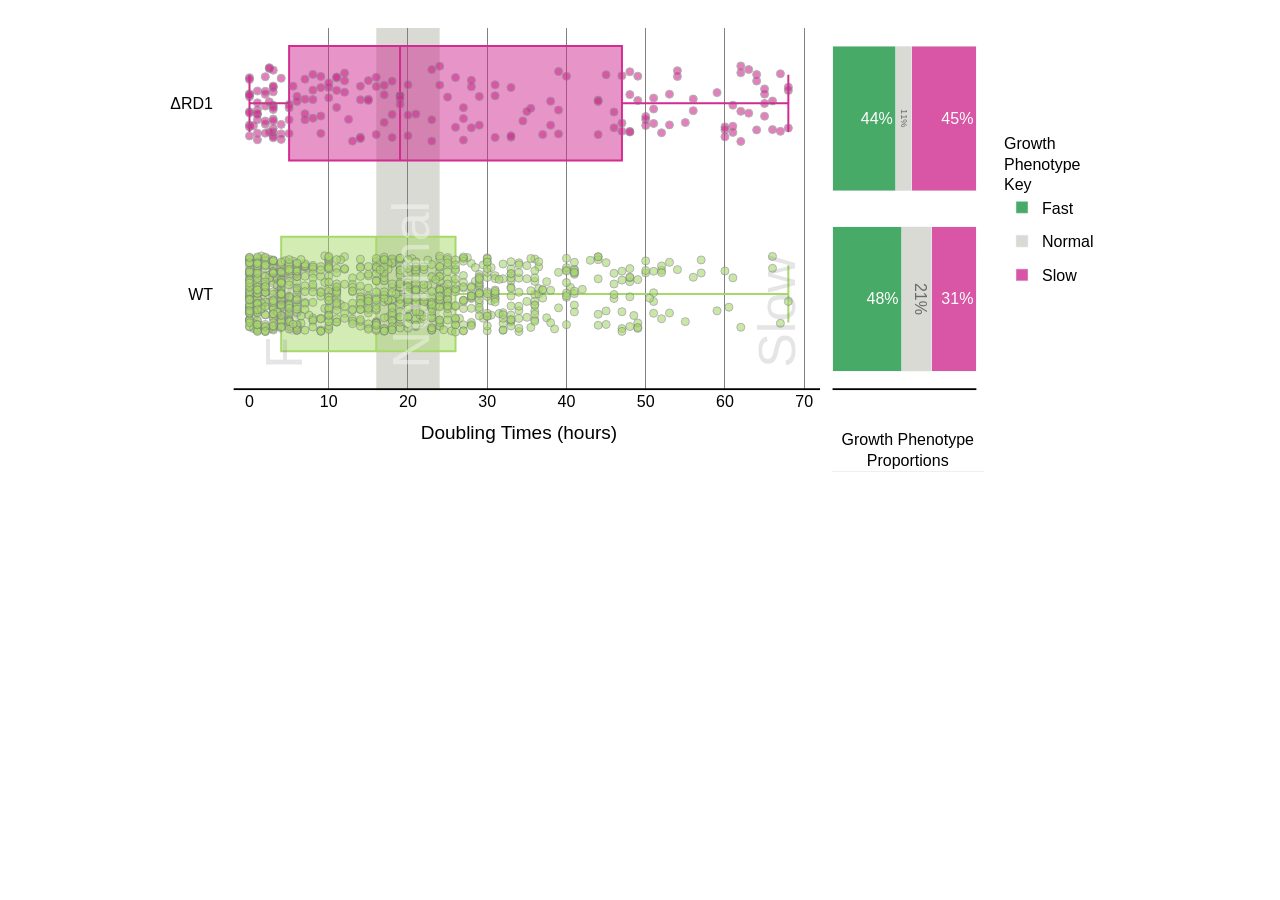
<file: dev/interactive_plots/F2.html>
<!DOCTYPE html>
    <html>
    <head>
        <script src="https://cdn.plot.ly/plotly-latest.min.js"></script>
        <style>
            .container {
                width: 80%;
                margin: 0 auto;
            }
            #plot {
                width: 100%;
                height: 60vh;
            }
            .hover-popup {
                position: absolute;
                background-color: white;
                border: 2px solid white;
                padding: 5px;
                z-index: 1000;
                display: none;
                box-shadow: 0 2px 10px rgba(0,0,0,0.1);
            }
        </style>
    </head>
    <body>
        <div class="container">
            <div id="plot"></div>
            <div id="hover-popup" class="hover-popup">
                <video id="popup-video" style="width: 400px; height: 400px; 
                       object-fit: cover; object-position: center top;" 
                       autoplay loop muted playsinline></video>
            </div>
        </div>

        <script>
            // Load the Plotly figure
            const figure = {"data":[{"boxmean":false,"boxpoints":false,"hoverinfo":"none","marker":{"color":"#a6d96a"},"name":"WT","orientation":"h","showlegend":false,"width":0.6,"x":[28.0,32.0,2.0,5.0,21.0,26.0,2.0,1.0,3.0,16.0,26.0,29.0,33.0,10.0,18.0,21.5,38.5,26.0,33.0,25.0,1.0,1.0,3.0,6.0,17.0,4.0,20.0,24.0,18.0,33.0,2.0,4.0,61.0,9.0,36.0,26.5,1.0,4.5,0.0,0.0,0.0,0.0,48.0,1.0,9.0,17.0,25.0,23.0,36.0,0.0,10.0,1.0,5.0,7.0,5.0,21.0,27.0,17.0,0.5,1.0,2.0,20.0,3.0,11.0,7.0,40.0,31.0,34.0,41.0,30.0,36.5,21.0,29.0,0.5,0.0,1.0,3.5,19.0,34.0,37.5,3.0,30.5,33.0,16.0,17.0,19.0,20.5,41.0,54.0,23.0,44.0,51.0,2.0,3.0,1.0,1.0,2.0,9.0,46.0,1.0,0.0,1.0,1.0,9.0,2.0,3.0,14.0,20.0,11.0,6.0,4.0,24.0,30.5,33.0,35.5,28.0,5.0,3.0,6.0,9.0,33.0,36.5,57.0,29.5,11.5,20.0,60.5,41.0,14.0,41.0,0.0,1.0,2.0,4.0,13.0,22.0,25.0,24.0,36.5,21.0,24.5,40.0,5.0,50.0,5.0,10.0,49.0,0.0,2.0,21.0,51.0,67.0,1.5,3.5,21.0,18.0,23.0,18.0,19.0,24.0,28.0,24.0,18.0,0.0,0.0,56.0,0.0,32.0,19.0,52.0,40.5,0.0,1.0,1.0,2.0,4.0,5.0,27.0,25.0,26.0,18.0,11.0,16.0,32.0,30.5,7.0,16.0,4.0,3.0,13.0,11.0,24.0,25.0,48.0,25.5,10.5,21.5,4.5,6.0,34.0,1.0,2.0,5.0,19.0,21.5,3.5,3.0,6.0,28.5,1.0,1.5,2.5,29.0,22.0,28.5,38.0,32.0,3.0,19.0,33.0,0.0,5.5,0.0,0.5,0.5,1.5,2.5,7.5,4.5,4.0,17.5,1.0,1.0,4.0,12.0,7.0,36.0,20.0,8.0,1.0,0.0,3.0,6.0,11.0,47.0,5.0,8.0,50.0,5.0,34.0,18.0,33.0,21.0,26.0,10.0,26.0,17.0,1.5,2.5,6.0,9.5,17.0,15.0,20.0,24.0,16.5,10.0,22.5,3.0,11.0,25.0,16.0,12.0,16.0,19.0,5.0,11.0,8.0,11.0,37.5,47.0,2.0,0.0,3.0,1.0,2.0,0.0,35.0,2.0,30.0,23.0,41.0,0.0,1.0,30.0,21.0,36.0,20.0,16.0,24.5,23.0,16.0,24.0,6.0,34.0,19.0,42.0,3.0,17.0,3.0,4.0,27.0,15.0,28.0,45.0,3.0,6.0,21.0,23.0,22.0,39.0,20.0,41.0,27.5,47.0,35.0,17.5,3.5,0.0,12.0,2.5,24.0,23.0,12.0,17.0,0.0,3.0,3.0,8.0,43.0,3.0,8.0,30.0,21.0,29.0,48.0,10.0,0.5,1.0,2.5,20.0,26.0,25.0,21.0,29.5,62.0,3.0,5.0,18.0,10.0,24.0,20.0,4.0,11.0,2.5,24.5,18.0,7.5,28.0,2.0,11.0,12.0,3.5,5.0,11.0,22.0,21.5,57.0,40.0,5.0,10.0,13.0,66.0,15.0,0.0,1.0,1.0,3.0,4.0,10.0,24.0,19.0,16.0,28.0,18.0,14.0,5.0,10.0,20.0,23.0,24.0,40.0,21.0,4.0,9.0,36.0,28.0,36.0,40.0,47.0,29.0,26.0,15.0,22.0,29.0,25.0,16.0,28.0,45.0,21.0,17.5,2.0,53.0,6.0,29.0,21.0,25.0,19.0,40.0,7.0,11.5,4.0,9.5,46.0,27.0,30.0,55.0,50.0,34.0,41.0,26.0,40.0,22.0,19.0,26.0,41.0,21.0,23.0,4.0,10.0,32.0,23.0,30.0,4.0,7.0,26.0,31.0,22.5,37.0,11.0,24.0,16.0,18.0,30.0,15.0,14.0,30.0,16.0,1.0,4.0,31.0,20.0,27.0,4.0,6.0,10.0,19.0,10.0,24.0,0.0,0.0,0.0,40.0,0.0,1.0,1.0,2.0,6.5,9.5,44.0,24.0,32.0,52.0,0.0,1.0,1.0,3.0,16.0,29.0,17.0,18.0,29.0,30.0,17.5,15.0,23.0,21.0,0.0,52.0,14.0,16.0,1.0,1.0,3.0,6.0,19.0,45.0,35.5,4.0,20.0,22.0,21.0,23.0,28.0,16.0,6.0,6.0,13.0,14.0,11.0,1.0,1.0,4.0,8.0,40.0,0.0,1.0,0.0,11.0,19.0,20.0,21.0,27.0,24.0,22.0,23.0,23.0,0.0,2.0,5.0,5.0,17.0,35.0,1.0,2.0,4.0,6.0,5.0,8.0,33.0,32.0,4.0,0.0,8.0,1.0,4.0,2.0,4.0,14.0,30.0,12.0,27.0,23.0,41.0,30.0,27.0,5.0,25.0,25.0,41.0,0.0,0.0,38.0,0.0,4.0,15.0,0.5,0.5,0.5,1.5,4.0,24.0,31.0,20.0,30.0,27.0,14.0,10.0,35.5,31.5,19.0,24.0,48.0,1.0,1.0,2.0,4.0,11.0,3.0,9.0,1.0,4.0,16.0,22.0,14.0,9.0,37.0,21.0,2.0,5.0,20.0,8.0,17.0,25.0,23.0,34.0,5.0,18.0,21.0,20.0,19.0,29.0,15.0,25.0,44.0,0.0,0.0,0.0,1.0,10.0,3.0,6.0,19.0,5.0,19.0,19.0,19.0,25.0,10.0,6.0,66.0,20.0,25.0,15.0,33.0,13.0,20.0,13.0,21.0,27.0,14.0,24.0,33.0,5.0,0.0,0.0,7.0,2.0,3.0,6.0,8.0,49.0,32.0,28.0,8.0,17.0,51.0,0.0,52.0,1.0,2.0,2.0,1.0,9.0,29.0,27.0,19.0,20.0,26.0,22.0,23.0,35.0,16.0,14.0,26.0,49.0,10.0,49.0,14.0,20.0,6.0,2.0,3.0,7.0,29.0,29.0,68.0,24.0,36.0,34.0,31.0,1.0,10.0,60.0,18.0,17.0,27.0,36.5,0.0,0.0,0.0,1.0,5.0,7.0,44.0,19.0,19.0,14.0,34.0,23.0,20.0,6.0,20.0,30.0,23.5,18.5,59.0,48.0,44.0,15.0,10.0,30.0,4.0,1.0,1.0,1.0,7.0,1.5,10.0,1.0,0.0,9.0,28.0,1.0,1.0,14.0,19.0,15.0,13.0,33.0,21.0,36.0,10.0,6.0,4.0,10.0,13.0,10.0,2.0,11.0,20.0,4.0,19.0,18.0,16.0,14.0,0.0,0.0,51.0,9.0,1.0,36.0,19.0,20.0,17.0,25.0,23.0,23.0,34.0,13.0,22.0,18.0,37.0,17.5,18.0,26.0,0.0,0.0,1.0,3.0,18.0,46.0,47.0,46.0,20.0,6.0,4.0,8.0,16.0,0.0,18.0,31.0,25.0,24.0,26.0,2.0,1.0,3.0,10.0,17.0,21.0,36.0,18.0,24.0,25.0,21.0,29.0,8.0,26.0,11.0,0.0,0.0,1.0,1.0,12.0,27.0,1.0,4.0,17.0,10.0,33.0,15.0,24.0,25.0,27.0,31.5,30.0,31.0,6.0,17.0,21.0,44.0,53.0,17.0,19.0,20.0,31.0,23.0,1.0,0.0,2.0,3.0,5.0,15.0,3.0,3.0,3.5,15.0,4.0,15.0,36.0,36.0,7.0,0.0,0.0,7.0,2.0,5.0,48.5,50.5,21.0,5.5,0.0,1.0,1.5,3.0,6.5,24.0,6.5,17.0,24.0,16.0,1.0,2.0,4.0,27.0,2.0,3.0,16.0,28.0,33.0,20.0,21.0,28.0,11.0,3.0,16.5,23.5,31.0,48.0,29.0,0.0,1.0,1.0,2.0,25.0,33.0,10.0,21.0,20.0,39.0,1.0,2.0,3.0,2.0,10.0,13.0,0.0,0.0,0.0,4.0,3.0,16.0,17.0,1.0,3.0,6.0,29.0,17.0,15.0,13.0],"y":[0,0,0,0,0,0,0,0,0,0,0,0,0,0,0,0,0,0,0,0,0,0,0,0,0,0,0,0,0,0,0,0,0,0,0,0,0,0,0,0,0,0,0,0,0,0,0,0,0,0,0,0,0,0,0,0,0,0,0,0,0,0,0,0,0,0,0,0,0,0,0,0,0,0,0,0,0,0,0,0,0,0,0,0,0,0,0,0,0,0,0,0,0,0,0,0,0,0,0,0,0,0,0,0,0,0,0,0,0,0,0,0,0,0,0,0,0,0,0,0,0,0,0,0,0,0,0,0,0,0,0,0,0,0,0,0,0,0,0,0,0,0,0,0,0,0,0,0,0,0,0,0,0,0,0,0,0,0,0,0,0,0,0,0,0,0,0,0,0,0,0,0,0,0,0,0,0,0,0,0,0,0,0,0,0,0,0,0,0,0,0,0,0,0,0,0,0,0,0,0,0,0,0,0,0,0,0,0,0,0,0,0,0,0,0,0,0,0,0,0,0,0,0,0,0,0,0,0,0,0,0,0,0,0,0,0,0,0,0,0,0,0,0,0,0,0,0,0,0,0,0,0,0,0,0,0,0,0,0,0,0,0,0,0,0,0,0,0,0,0,0,0,0,0,0,0,0,0,0,0,0,0,0,0,0,0,0,0,0,0,0,0,0,0,0,0,0,0,0,0,0,0,0,0,0,0,0,0,0,0,0,0,0,0,0,0,0,0,0,0,0,0,0,0,0,0,0,0,0,0,0,0,0,0,0,0,0,0,0,0,0,0,0,0,0,0,0,0,0,0,0,0,0,0,0,0,0,0,0,0,0,0,0,0,0,0,0,0,0,0,0,0,0,0,0,0,0,0,0,0,0,0,0,0,0,0,0,0,0,0,0,0,0,0,0,0,0,0,0,0,0,0,0,0,0,0,0,0,0,0,0,0,0,0,0,0,0,0,0,0,0,0,0,0,0,0,0,0,0,0,0,0,0,0,0,0,0,0,0,0,0,0,0,0,0,0,0,0,0,0,0,0,0,0,0,0,0,0,0,0,0,0,0,0,0,0,0,0,0,0,0,0,0,0,0,0,0,0,0,0,0,0,0,0,0,0,0,0,0,0,0,0,0,0,0,0,0,0,0,0,0,0,0,0,0,0,0,0,0,0,0,0,0,0,0,0,0,0,0,0,0,0,0,0,0,0,0,0,0,0,0,0,0,0,0,0,0,0,0,0,0,0,0,0,0,0,0,0,0,0,0,0,0,0,0,0,0,0,0,0,0,0,0,0,0,0,0,0,0,0,0,0,0,0,0,0,0,0,0,0,0,0,0,0,0,0,0,0,0,0,0,0,0,0,0,0,0,0,0,0,0,0,0,0,0,0,0,0,0,0,0,0,0,0,0,0,0,0,0,0,0,0,0,0,0,0,0,0,0,0,0,0,0,0,0,0,0,0,0,0,0,0,0,0,0,0,0,0,0,0,0,0,0,0,0,0,0,0,0,0,0,0,0,0,0,0,0,0,0,0,0,0,0,0,0,0,0,0,0,0,0,0,0,0,0,0,0,0,0,0,0,0,0,0,0,0,0,0,0,0,0,0,0,0,0,0,0,0,0,0,0,0,0,0,0,0,0,0,0,0,0,0,0,0,0,0,0,0,0,0,0,0,0,0,0,0,0,0,0,0,0,0,0,0,0,0,0,0,0,0,0,0,0,0,0,0,0,0,0,0,0,0,0,0,0,0,0,0,0,0,0,0,0,0,0,0,0,0,0,0,0,0,0,0,0,0,0,0,0,0,0,0,0,0,0,0,0,0,0,0,0,0,0,0,0,0,0,0,0,0,0,0,0,0,0,0,0,0,0,0,0,0,0,0,0,0,0,0,0,0,0,0,0,0,0,0,0,0,0,0,0,0,0,0,0,0,0,0,0,0,0,0,0,0,0,0,0,0,0,0,0,0,0,0,0,0,0,0,0,0,0,0,0,0,0,0,0,0,0,0,0,0,0,0,0,0,0,0,0,0,0,0,0,0,0,0,0,0,0,0,0,0,0,0,0,0,0,0,0,0,0,0,0,0,0,0,0,0,0,0,0,0,0,0,0,0,0,0,0,0,0,0,0,0,0,0,0,0,0,0,0],"type":"box","xaxis":"x","yaxis":"y"},{"customdata":["https:\u002f\u002fs3.eu-west-2.amazonaws.com\u002fmacrohet.glimpses\u002fvideos\u002f1.3.5.PS0000_glimpse_graph.mp4","https:\u002f\u002fs3.eu-west-2.amazonaws.com\u002fmacrohet.glimpses\u002fvideos\u002f1011.3.4.ND0002_glimpse_graph.mp4","https:\u002f\u002fs3.eu-west-2.amazonaws.com\u002fmacrohet.glimpses\u002fvideos\u002f1024.4.5.PS0000_glimpse_graph.mp4","https:\u002f\u002fs3.eu-west-2.amazonaws.com\u002fmacrohet.glimpses\u002fvideos\u002f1024.4.5.PS0000_glimpse_graph.mp4","https:\u002f\u002fs3.eu-west-2.amazonaws.com\u002fmacrohet.glimpses\u002fvideos\u002f1024.4.5.PS0000_glimpse_graph.mp4","https:\u002f\u002fs3.eu-west-2.amazonaws.com\u002fmacrohet.glimpses\u002fvideos\u002f1024.4.5.PS0000_glimpse_graph.mp4","https:\u002f\u002fs3.eu-west-2.amazonaws.com\u002fmacrohet.glimpses\u002fvideos\u002f103.6.5.PS0000_glimpse_graph.mp4","https:\u002f\u002fs3.eu-west-2.amazonaws.com\u002fmacrohet.glimpses\u002fvideos\u002f103.6.5.PS0000_glimpse_graph.mp4","https:\u002f\u002fs3.eu-west-2.amazonaws.com\u002fmacrohet.glimpses\u002fvideos\u002f103.6.5.PS0000_glimpse_graph.mp4","https:\u002f\u002fs3.eu-west-2.amazonaws.com\u002fmacrohet.glimpses\u002fvideos\u002f103.6.5.PS0000_glimpse_graph.mp4","https:\u002f\u002fs3.eu-west-2.amazonaws.com\u002fmacrohet.glimpses\u002fvideos\u002f103.6.5.PS0000_glimpse_graph.mp4","https:\u002f\u002fs3.eu-west-2.amazonaws.com\u002fmacrohet.glimpses\u002fvideos\u002f104.4.5.PS0000_glimpse_graph.mp4","https:\u002f\u002fs3.eu-west-2.amazonaws.com\u002fmacrohet.glimpses\u002fvideos\u002f104.4.5.PS0000_glimpse_graph.mp4","https:\u002f\u002fs3.eu-west-2.amazonaws.com\u002fmacrohet.glimpses\u002fvideos\u002f1045.4.3.ND0002_glimpse_graph.mp4","https:\u002f\u002fs3.eu-west-2.amazonaws.com\u002fmacrohet.glimpses\u002fvideos\u002f1045.4.3.ND0002_glimpse_graph.mp4","https:\u002f\u002fs3.eu-west-2.amazonaws.com\u002fmacrohet.glimpses\u002fvideos\u002f1045.4.3.ND0002_glimpse_graph.mp4","https:\u002f\u002fs3.eu-west-2.amazonaws.com\u002fmacrohet.glimpses\u002fvideos\u002f105.3.3.ND0003_glimpse_graph.mp4","https:\u002f\u002fs3.eu-west-2.amazonaws.com\u002fmacrohet.glimpses\u002fvideos\u002f105.5.5.PS0000_glimpse_graph.mp4","https:\u002f\u002fs3.eu-west-2.amazonaws.com\u002fmacrohet.glimpses\u002fvideos\u002f105.6.5.PS0000_glimpse_graph.mp4","https:\u002f\u002fs3.eu-west-2.amazonaws.com\u002fmacrohet.glimpses\u002fvideos\u002f105.6.5.PS0000_glimpse_graph.mp4","https:\u002f\u002fs3.eu-west-2.amazonaws.com\u002fmacrohet.glimpses\u002fvideos\u002f1051.6.5.PS0000_glimpse_graph.mp4","https:\u002f\u002fs3.eu-west-2.amazonaws.com\u002fmacrohet.glimpses\u002fvideos\u002f1051.6.5.PS0000_glimpse_graph.mp4","https:\u002f\u002fs3.eu-west-2.amazonaws.com\u002fmacrohet.glimpses\u002fvideos\u002f1051.6.5.PS0000_glimpse_graph.mp4","https:\u002f\u002fs3.eu-west-2.amazonaws.com\u002fmacrohet.glimpses\u002fvideos\u002f1051.6.5.PS0000_glimpse_graph.mp4","https:\u002f\u002fs3.eu-west-2.amazonaws.com\u002fmacrohet.glimpses\u002fvideos\u002f1051.6.5.PS0000_glimpse_graph.mp4","https:\u002f\u002fs3.eu-west-2.amazonaws.com\u002fmacrohet.glimpses\u002fvideos\u002f106.4.3.ND0002_glimpse_graph.mp4","https:\u002f\u002fs3.eu-west-2.amazonaws.com\u002fmacrohet.glimpses\u002fvideos\u002f106.4.5.PS0000_glimpse_graph.mp4","https:\u002f\u002fs3.eu-west-2.amazonaws.com\u002fmacrohet.glimpses\u002fvideos\u002f106.4.5.PS0000_glimpse_graph.mp4","https:\u002f\u002fs3.eu-west-2.amazonaws.com\u002fmacrohet.glimpses\u002fvideos\u002f106.5.5.PS0000_glimpse_graph.mp4","https:\u002f\u002fs3.eu-west-2.amazonaws.com\u002fmacrohet.glimpses\u002fvideos\u002f106.5.5.PS0000_glimpse_graph.mp4","https:\u002f\u002fs3.eu-west-2.amazonaws.com\u002fmacrohet.glimpses\u002fvideos\u002f106.6.5.PS0000_glimpse_graph.mp4","https:\u002f\u002fs3.eu-west-2.amazonaws.com\u002fmacrohet.glimpses\u002fvideos\u002f106.6.5.PS0000_glimpse_graph.mp4","https:\u002f\u002fs3.eu-west-2.amazonaws.com\u002fmacrohet.glimpses\u002fvideos\u002f106.6.5.PS0000_glimpse_graph.mp4","https:\u002f\u002fs3.eu-west-2.amazonaws.com\u002fmacrohet.glimpses\u002fvideos\u002f1066.3.4.ND0003_glimpse_graph.mp4","https:\u002f\u002fs3.eu-west-2.amazonaws.com\u002fmacrohet.glimpses\u002fvideos\u002f1066.3.4.ND0003_glimpse_graph.mp4","https:\u002f\u002fs3.eu-west-2.amazonaws.com\u002fmacrohet.glimpses\u002fvideos\u002f1074.3.4.ND0002_glimpse_graph.mp4","https:\u002f\u002fs3.eu-west-2.amazonaws.com\u002fmacrohet.glimpses\u002fvideos\u002f1074.3.4.ND0002_glimpse_graph.mp4","https:\u002f\u002fs3.eu-west-2.amazonaws.com\u002fmacrohet.glimpses\u002fvideos\u002f1074.3.4.ND0002_glimpse_graph.mp4","https:\u002f\u002fs3.eu-west-2.amazonaws.com\u002fmacrohet.glimpses\u002fvideos\u002f108.4.5.PS0000_glimpse_graph.mp4","https:\u002f\u002fs3.eu-west-2.amazonaws.com\u002fmacrohet.glimpses\u002fvideos\u002f108.4.5.PS0000_glimpse_graph.mp4","https:\u002f\u002fs3.eu-west-2.amazonaws.com\u002fmacrohet.glimpses\u002fvideos\u002f108.4.5.PS0000_glimpse_graph.mp4","https:\u002f\u002fs3.eu-west-2.amazonaws.com\u002fmacrohet.glimpses\u002fvideos\u002f108.4.5.PS0000_glimpse_graph.mp4","https:\u002f\u002fs3.eu-west-2.amazonaws.com\u002fmacrohet.glimpses\u002fvideos\u002f108.4.5.PS0000_glimpse_graph.mp4","https:\u002f\u002fs3.eu-west-2.amazonaws.com\u002fmacrohet.glimpses\u002fvideos\u002f108.4.5.PS0000_glimpse_graph.mp4","https:\u002f\u002fs3.eu-west-2.amazonaws.com\u002fmacrohet.glimpses\u002fvideos\u002f108.4.5.PS0000_glimpse_graph.mp4","https:\u002f\u002fs3.eu-west-2.amazonaws.com\u002fmacrohet.glimpses\u002fvideos\u002f108.5.5.PS0000_glimpse_graph.mp4","https:\u002f\u002fs3.eu-west-2.amazonaws.com\u002fmacrohet.glimpses\u002fvideos\u002f108.5.5.PS0000_glimpse_graph.mp4","https:\u002f\u002fs3.eu-west-2.amazonaws.com\u002fmacrohet.glimpses\u002fvideos\u002f108.5.5.PS0000_glimpse_graph.mp4","https:\u002f\u002fs3.eu-west-2.amazonaws.com\u002fmacrohet.glimpses\u002fvideos\u002f109.3.5.PS0000_glimpse_graph.mp4","https:\u002f\u002fs3.eu-west-2.amazonaws.com\u002fmacrohet.glimpses\u002fvideos\u002f109.3.5.PS0000_glimpse_graph.mp4","https:\u002f\u002fs3.eu-west-2.amazonaws.com\u002fmacrohet.glimpses\u002fvideos\u002f109.3.5.PS0000_glimpse_graph.mp4","https:\u002f\u002fs3.eu-west-2.amazonaws.com\u002fmacrohet.glimpses\u002fvideos\u002f109.3.5.PS0000_glimpse_graph.mp4","https:\u002f\u002fs3.eu-west-2.amazonaws.com\u002fmacrohet.glimpses\u002fvideos\u002f109.3.5.PS0000_glimpse_graph.mp4","https:\u002f\u002fs3.eu-west-2.amazonaws.com\u002fmacrohet.glimpses\u002fvideos\u002f109.3.5.PS0000_glimpse_graph.mp4","https:\u002f\u002fs3.eu-west-2.amazonaws.com\u002fmacrohet.glimpses\u002fvideos\u002f109.3.5.PS0000_glimpse_graph.mp4","https:\u002f\u002fs3.eu-west-2.amazonaws.com\u002fmacrohet.glimpses\u002fvideos\u002f109.5.5.PS0000_glimpse_graph.mp4","https:\u002f\u002fs3.eu-west-2.amazonaws.com\u002fmacrohet.glimpses\u002fvideos\u002f109.5.5.PS0000_glimpse_graph.mp4","https:\u002f\u002fs3.eu-west-2.amazonaws.com\u002fmacrohet.glimpses\u002fvideos\u002f109.5.5.PS0000_glimpse_graph.mp4","https:\u002f\u002fs3.eu-west-2.amazonaws.com\u002fmacrohet.glimpses\u002fvideos\u002f1090.4.4.ND0003_glimpse_graph.mp4","https:\u002f\u002fs3.eu-west-2.amazonaws.com\u002fmacrohet.glimpses\u002fvideos\u002f1090.4.4.ND0003_glimpse_graph.mp4","https:\u002f\u002fs3.eu-west-2.amazonaws.com\u002fmacrohet.glimpses\u002fvideos\u002f1090.4.4.ND0003_glimpse_graph.mp4","https:\u002f\u002fs3.eu-west-2.amazonaws.com\u002fmacrohet.glimpses\u002fvideos\u002f1090.4.4.ND0003_glimpse_graph.mp4","https:\u002f\u002fs3.eu-west-2.amazonaws.com\u002fmacrohet.glimpses\u002fvideos\u002f1101.6.5.PS0000_glimpse_graph.mp4","https:\u002f\u002fs3.eu-west-2.amazonaws.com\u002fmacrohet.glimpses\u002fvideos\u002f1101.6.5.PS0000_glimpse_graph.mp4","https:\u002f\u002fs3.eu-west-2.amazonaws.com\u002fmacrohet.glimpses\u002fvideos\u002f1101.6.5.PS0000_glimpse_graph.mp4","https:\u002f\u002fs3.eu-west-2.amazonaws.com\u002fmacrohet.glimpses\u002fvideos\u002f111.3.3.ND0003_glimpse_graph.mp4","https:\u002f\u002fs3.eu-west-2.amazonaws.com\u002fmacrohet.glimpses\u002fvideos\u002f1133.4.4.ND0003_glimpse_graph.mp4","https:\u002f\u002fs3.eu-west-2.amazonaws.com\u002fmacrohet.glimpses\u002fvideos\u002f115.3.5.PS0000_glimpse_graph.mp4","https:\u002f\u002fs3.eu-west-2.amazonaws.com\u002fmacrohet.glimpses\u002fvideos\u002f117.3.5.PS0000_glimpse_graph.mp4","https:\u002f\u002fs3.eu-west-2.amazonaws.com\u002fmacrohet.glimpses\u002fvideos\u002f121.4.5.PS0000_glimpse_graph.mp4","https:\u002f\u002fs3.eu-west-2.amazonaws.com\u002fmacrohet.glimpses\u002fvideos\u002f123.4.4.ND0003_glimpse_graph.mp4","https:\u002f\u002fs3.eu-west-2.amazonaws.com\u002fmacrohet.glimpses\u002fvideos\u002f1270.3.4.ND0002_glimpse_graph.mp4","https:\u002f\u002fs3.eu-west-2.amazonaws.com\u002fmacrohet.glimpses\u002fvideos\u002f1280.3.4.ND0003_glimpse_graph.mp4","https:\u002f\u002fs3.eu-west-2.amazonaws.com\u002fmacrohet.glimpses\u002fvideos\u002f129.4.4.ND0002_glimpse_graph.mp4","https:\u002f\u002fs3.eu-west-2.amazonaws.com\u002fmacrohet.glimpses\u002fvideos\u002f129.4.4.ND0002_glimpse_graph.mp4","https:\u002f\u002fs3.eu-west-2.amazonaws.com\u002fmacrohet.glimpses\u002fvideos\u002f129.4.4.ND0002_glimpse_graph.mp4","https:\u002f\u002fs3.eu-west-2.amazonaws.com\u002fmacrohet.glimpses\u002fvideos\u002f129.4.4.ND0002_glimpse_graph.mp4","https:\u002f\u002fs3.eu-west-2.amazonaws.com\u002fmacrohet.glimpses\u002fvideos\u002f130.6.5.PS0000_glimpse_graph.mp4","https:\u002f\u002fs3.eu-west-2.amazonaws.com\u002fmacrohet.glimpses\u002fvideos\u002f130.6.5.PS0000_glimpse_graph.mp4","https:\u002f\u002fs3.eu-west-2.amazonaws.com\u002fmacrohet.glimpses\u002fvideos\u002f1303.4.4.ND0002_glimpse_graph.mp4","https:\u002f\u002fs3.eu-west-2.amazonaws.com\u002fmacrohet.glimpses\u002fvideos\u002f1311.3.3.ND0002_glimpse_graph.mp4","https:\u002f\u002fs3.eu-west-2.amazonaws.com\u002fmacrohet.glimpses\u002fvideos\u002f1311.3.3.ND0002_glimpse_graph.mp4","https:\u002f\u002fs3.eu-west-2.amazonaws.com\u002fmacrohet.glimpses\u002fvideos\u002f1311.4.3.ND0002_glimpse_graph.mp4","https:\u002f\u002fs3.eu-west-2.amazonaws.com\u002fmacrohet.glimpses\u002fvideos\u002f134.3.5.PS0000_glimpse_graph.mp4","https:\u002f\u002fs3.eu-west-2.amazonaws.com\u002fmacrohet.glimpses\u002fvideos\u002f134.3.5.PS0000_glimpse_graph.mp4","https:\u002f\u002fs3.eu-west-2.amazonaws.com\u002fmacrohet.glimpses\u002fvideos\u002f134.3.5.PS0000_glimpse_graph.mp4","https:\u002f\u002fs3.eu-west-2.amazonaws.com\u002fmacrohet.glimpses\u002fvideos\u002f134.4.4.ND0003_glimpse_graph.mp4","https:\u002f\u002fs3.eu-west-2.amazonaws.com\u002fmacrohet.glimpses\u002fvideos\u002f134.4.4.ND0003_glimpse_graph.mp4","https:\u002f\u002fs3.eu-west-2.amazonaws.com\u002fmacrohet.glimpses\u002fvideos\u002f136.5.5.PS0000_glimpse_graph.mp4","https:\u002f\u002fs3.eu-west-2.amazonaws.com\u002fmacrohet.glimpses\u002fvideos\u002f1361.3.4.ND0002_glimpse_graph.mp4","https:\u002f\u002fs3.eu-west-2.amazonaws.com\u002fmacrohet.glimpses\u002fvideos\u002f1369.4.4.ND0002_glimpse_graph.mp4","https:\u002f\u002fs3.eu-west-2.amazonaws.com\u002fmacrohet.glimpses\u002fvideos\u002f137.4.5.PS0000_glimpse_graph.mp4","https:\u002f\u002fs3.eu-west-2.amazonaws.com\u002fmacrohet.glimpses\u002fvideos\u002f137.4.5.PS0000_glimpse_graph.mp4","https:\u002f\u002fs3.eu-west-2.amazonaws.com\u002fmacrohet.glimpses\u002fvideos\u002f137.4.5.PS0000_glimpse_graph.mp4","https:\u002f\u002fs3.eu-west-2.amazonaws.com\u002fmacrohet.glimpses\u002fvideos\u002f137.4.5.PS0000_glimpse_graph.mp4","https:\u002f\u002fs3.eu-west-2.amazonaws.com\u002fmacrohet.glimpses\u002fvideos\u002f137.4.5.PS0000_glimpse_graph.mp4","https:\u002f\u002fs3.eu-west-2.amazonaws.com\u002fmacrohet.glimpses\u002fvideos\u002f137.4.5.PS0000_glimpse_graph.mp4","https:\u002f\u002fs3.eu-west-2.amazonaws.com\u002fmacrohet.glimpses\u002fvideos\u002f138.3.5.PS0000_glimpse_graph.mp4","https:\u002f\u002fs3.eu-west-2.amazonaws.com\u002fmacrohet.glimpses\u002fvideos\u002f138.3.5.PS0000_glimpse_graph.mp4","https:\u002f\u002fs3.eu-west-2.amazonaws.com\u002fmacrohet.glimpses\u002fvideos\u002f138.4.5.PS0000_glimpse_graph.mp4","https:\u002f\u002fs3.eu-west-2.amazonaws.com\u002fmacrohet.glimpses\u002fvideos\u002f138.4.5.PS0000_glimpse_graph.mp4","https:\u002f\u002fs3.eu-west-2.amazonaws.com\u002fmacrohet.glimpses\u002fvideos\u002f138.4.5.PS0000_glimpse_graph.mp4","https:\u002f\u002fs3.eu-west-2.amazonaws.com\u002fmacrohet.glimpses\u002fvideos\u002f138.4.5.PS0000_glimpse_graph.mp4","https:\u002f\u002fs3.eu-west-2.amazonaws.com\u002fmacrohet.glimpses\u002fvideos\u002f138.4.5.PS0000_glimpse_graph.mp4","https:\u002f\u002fs3.eu-west-2.amazonaws.com\u002fmacrohet.glimpses\u002fvideos\u002f139.6.5.PS0000_glimpse_graph.mp4","https:\u002f\u002fs3.eu-west-2.amazonaws.com\u002fmacrohet.glimpses\u002fvideos\u002f139.6.5.PS0000_glimpse_graph.mp4","https:\u002f\u002fs3.eu-west-2.amazonaws.com\u002fmacrohet.glimpses\u002fvideos\u002f139.6.5.PS0000_glimpse_graph.mp4","https:\u002f\u002fs3.eu-west-2.amazonaws.com\u002fmacrohet.glimpses\u002fvideos\u002f139.6.5.PS0000_glimpse_graph.mp4","https:\u002f\u002fs3.eu-west-2.amazonaws.com\u002fmacrohet.glimpses\u002fvideos\u002f139.6.5.PS0000_glimpse_graph.mp4","https:\u002f\u002fs3.eu-west-2.amazonaws.com\u002fmacrohet.glimpses\u002fvideos\u002f1447.4.4.ND0003_glimpse_graph.mp4","https:\u002f\u002fs3.eu-west-2.amazonaws.com\u002fmacrohet.glimpses\u002fvideos\u002f1447.4.4.ND0003_glimpse_graph.mp4","https:\u002f\u002fs3.eu-west-2.amazonaws.com\u002fmacrohet.glimpses\u002fvideos\u002f1447.4.4.ND0003_glimpse_graph.mp4","https:\u002f\u002fs3.eu-west-2.amazonaws.com\u002fmacrohet.glimpses\u002fvideos\u002f1453.4.4.ND0003_glimpse_graph.mp4","https:\u002f\u002fs3.eu-west-2.amazonaws.com\u002fmacrohet.glimpses\u002fvideos\u002f146.6.5.PS0000_glimpse_graph.mp4","https:\u002f\u002fs3.eu-west-2.amazonaws.com\u002fmacrohet.glimpses\u002fvideos\u002f1472.4.4.ND0003_glimpse_graph.mp4","https:\u002f\u002fs3.eu-west-2.amazonaws.com\u002fmacrohet.glimpses\u002fvideos\u002f15.3.5.PS0000_glimpse_graph.mp4","https:\u002f\u002fs3.eu-west-2.amazonaws.com\u002fmacrohet.glimpses\u002fvideos\u002f15.3.5.PS0000_glimpse_graph.mp4","https:\u002f\u002fs3.eu-west-2.amazonaws.com\u002fmacrohet.glimpses\u002fvideos\u002f15.3.5.PS0000_glimpse_graph.mp4","https:\u002f\u002fs3.eu-west-2.amazonaws.com\u002fmacrohet.glimpses\u002fvideos\u002f15.3.5.PS0000_glimpse_graph.mp4","https:\u002f\u002fs3.eu-west-2.amazonaws.com\u002fmacrohet.glimpses\u002fvideos\u002f15.3.5.PS0000_glimpse_graph.mp4","https:\u002f\u002fs3.eu-west-2.amazonaws.com\u002fmacrohet.glimpses\u002fvideos\u002f1538.3.4.ND0003_glimpse_graph.mp4","https:\u002f\u002fs3.eu-west-2.amazonaws.com\u002fmacrohet.glimpses\u002fvideos\u002f156.3.3.ND0003_glimpse_graph.mp4","https:\u002f\u002fs3.eu-west-2.amazonaws.com\u002fmacrohet.glimpses\u002fvideos\u002f160.4.5.PS0000_glimpse_graph.mp4","https:\u002f\u002fs3.eu-west-2.amazonaws.com\u002fmacrohet.glimpses\u002fvideos\u002f1622.4.3.ND0003_glimpse_graph.mp4","https:\u002f\u002fs3.eu-west-2.amazonaws.com\u002fmacrohet.glimpses\u002fvideos\u002f1629.4.3.ND0003_glimpse_graph.mp4","https:\u002f\u002fs3.eu-west-2.amazonaws.com\u002fmacrohet.glimpses\u002fvideos\u002f1629.4.3.ND0003_glimpse_graph.mp4","https:\u002f\u002fs3.eu-west-2.amazonaws.com\u002fmacrohet.glimpses\u002fvideos\u002f166.4.4.ND0003_glimpse_graph.mp4","https:\u002f\u002fs3.eu-west-2.amazonaws.com\u002fmacrohet.glimpses\u002fvideos\u002f167.4.5.PS0000_glimpse_graph.mp4","https:\u002f\u002fs3.eu-west-2.amazonaws.com\u002fmacrohet.glimpses\u002fvideos\u002f167.4.5.PS0000_glimpse_graph.mp4","https:\u002f\u002fs3.eu-west-2.amazonaws.com\u002fmacrohet.glimpses\u002fvideos\u002f169.6.5.PS0000_glimpse_graph.mp4","https:\u002f\u002fs3.eu-west-2.amazonaws.com\u002fmacrohet.glimpses\u002fvideos\u002f17.4.5.PS0000_glimpse_graph.mp4","https:\u002f\u002fs3.eu-west-2.amazonaws.com\u002fmacrohet.glimpses\u002fvideos\u002f17.4.5.PS0000_glimpse_graph.mp4","https:\u002f\u002fs3.eu-west-2.amazonaws.com\u002fmacrohet.glimpses\u002fvideos\u002f17.4.5.PS0000_glimpse_graph.mp4","https:\u002f\u002fs3.eu-west-2.amazonaws.com\u002fmacrohet.glimpses\u002fvideos\u002f17.4.5.PS0000_glimpse_graph.mp4","https:\u002f\u002fs3.eu-west-2.amazonaws.com\u002fmacrohet.glimpses\u002fvideos\u002f17.4.5.PS0000_glimpse_graph.mp4","https:\u002f\u002fs3.eu-west-2.amazonaws.com\u002fmacrohet.glimpses\u002fvideos\u002f17.4.5.PS0000_glimpse_graph.mp4","https:\u002f\u002fs3.eu-west-2.amazonaws.com\u002fmacrohet.glimpses\u002fvideos\u002f17.4.5.PS0000_glimpse_graph.mp4","https:\u002f\u002fs3.eu-west-2.amazonaws.com\u002fmacrohet.glimpses\u002fvideos\u002f171.3.3.ND0003_glimpse_graph.mp4","https:\u002f\u002fs3.eu-west-2.amazonaws.com\u002fmacrohet.glimpses\u002fvideos\u002f1743.3.3.ND0002_glimpse_graph.mp4","https:\u002f\u002fs3.eu-west-2.amazonaws.com\u002fmacrohet.glimpses\u002fvideos\u002f1765.4.3.ND0003_glimpse_graph.mp4","https:\u002f\u002fs3.eu-west-2.amazonaws.com\u002fmacrohet.glimpses\u002fvideos\u002f1765.4.3.ND0003_glimpse_graph.mp4","https:\u002f\u002fs3.eu-west-2.amazonaws.com\u002fmacrohet.glimpses\u002fvideos\u002f177.5.5.PS0000_glimpse_graph.mp4","https:\u002f\u002fs3.eu-west-2.amazonaws.com\u002fmacrohet.glimpses\u002fvideos\u002f177.5.5.PS0000_glimpse_graph.mp4","https:\u002f\u002fs3.eu-west-2.amazonaws.com\u002fmacrohet.glimpses\u002fvideos\u002f178.3.5.PS0000_glimpse_graph.mp4","https:\u002f\u002fs3.eu-west-2.amazonaws.com\u002fmacrohet.glimpses\u002fvideos\u002f178.3.5.PS0000_glimpse_graph.mp4","https:\u002f\u002fs3.eu-west-2.amazonaws.com\u002fmacrohet.glimpses\u002fvideos\u002f178.3.5.PS0000_glimpse_graph.mp4","https:\u002f\u002fs3.eu-west-2.amazonaws.com\u002fmacrohet.glimpses\u002fvideos\u002f18.5.5.PS0000_glimpse_graph.mp4","https:\u002f\u002fs3.eu-west-2.amazonaws.com\u002fmacrohet.glimpses\u002fvideos\u002f18.5.5.PS0000_glimpse_graph.mp4","https:\u002f\u002fs3.eu-west-2.amazonaws.com\u002fmacrohet.glimpses\u002fvideos\u002f18.5.5.PS0000_glimpse_graph.mp4","https:\u002f\u002fs3.eu-west-2.amazonaws.com\u002fmacrohet.glimpses\u002fvideos\u002f1807.3.4.ND0002_glimpse_graph.mp4","https:\u002f\u002fs3.eu-west-2.amazonaws.com\u002fmacrohet.glimpses\u002fvideos\u002f181.4.5.PS0000_glimpse_graph.mp4","https:\u002f\u002fs3.eu-west-2.amazonaws.com\u002fmacrohet.glimpses\u002fvideos\u002f183.3.4.ND0002_glimpse_graph.mp4","https:\u002f\u002fs3.eu-west-2.amazonaws.com\u002fmacrohet.glimpses\u002fvideos\u002f1860.3.3.ND0003_glimpse_graph.mp4","https:\u002f\u002fs3.eu-west-2.amazonaws.com\u002fmacrohet.glimpses\u002fvideos\u002f1860.3.3.ND0003_glimpse_graph.mp4","https:\u002f\u002fs3.eu-west-2.amazonaws.com\u002fmacrohet.glimpses\u002fvideos\u002f19.3.5.PS0000_glimpse_graph.mp4","https:\u002f\u002fs3.eu-west-2.amazonaws.com\u002fmacrohet.glimpses\u002fvideos\u002f19.3.5.PS0000_glimpse_graph.mp4","https:\u002f\u002fs3.eu-west-2.amazonaws.com\u002fmacrohet.glimpses\u002fvideos\u002f19.3.5.PS0000_glimpse_graph.mp4","https:\u002f\u002fs3.eu-west-2.amazonaws.com\u002fmacrohet.glimpses\u002fvideos\u002f19.4.5.PS0000_glimpse_graph.mp4","https:\u002f\u002fs3.eu-west-2.amazonaws.com\u002fmacrohet.glimpses\u002fvideos\u002f19.4.5.PS0000_glimpse_graph.mp4","https:\u002f\u002fs3.eu-west-2.amazonaws.com\u002fmacrohet.glimpses\u002fvideos\u002f19.4.5.PS0000_glimpse_graph.mp4","https:\u002f\u002fs3.eu-west-2.amazonaws.com\u002fmacrohet.glimpses\u002fvideos\u002f194.3.5.PS0000_glimpse_graph.mp4","https:\u002f\u002fs3.eu-west-2.amazonaws.com\u002fmacrohet.glimpses\u002fvideos\u002f194.3.5.PS0000_glimpse_graph.mp4","https:\u002f\u002fs3.eu-west-2.amazonaws.com\u002fmacrohet.glimpses\u002fvideos\u002f195.4.3.ND0003_glimpse_graph.mp4","https:\u002f\u002fs3.eu-west-2.amazonaws.com\u002fmacrohet.glimpses\u002fvideos\u002f196.4.5.PS0000_glimpse_graph.mp4","https:\u002f\u002fs3.eu-west-2.amazonaws.com\u002fmacrohet.glimpses\u002fvideos\u002f196.4.5.PS0000_glimpse_graph.mp4","https:\u002f\u002fs3.eu-west-2.amazonaws.com\u002fmacrohet.glimpses\u002fvideos\u002f196.4.5.PS0000_glimpse_graph.mp4","https:\u002f\u002fs3.eu-west-2.amazonaws.com\u002fmacrohet.glimpses\u002fvideos\u002f196.4.5.PS0000_glimpse_graph.mp4","https:\u002f\u002fs3.eu-west-2.amazonaws.com\u002fmacrohet.glimpses\u002fvideos\u002f197.3.5.PS0000_glimpse_graph.mp4","https:\u002f\u002fs3.eu-west-2.amazonaws.com\u002fmacrohet.glimpses\u002fvideos\u002f197.3.5.PS0000_glimpse_graph.mp4","https:\u002f\u002fs3.eu-west-2.amazonaws.com\u002fmacrohet.glimpses\u002fvideos\u002f198.4.4.ND0002_glimpse_graph.mp4","https:\u002f\u002fs3.eu-west-2.amazonaws.com\u002fmacrohet.glimpses\u002fvideos\u002f1986.4.4.ND0003_glimpse_graph.mp4","https:\u002f\u002fs3.eu-west-2.amazonaws.com\u002fmacrohet.glimpses\u002fvideos\u002f2.5.5.PS0000_glimpse_graph.mp4","https:\u002f\u002fs3.eu-west-2.amazonaws.com\u002fmacrohet.glimpses\u002fvideos\u002f2.5.5.PS0000_glimpse_graph.mp4","https:\u002f\u002fs3.eu-west-2.amazonaws.com\u002fmacrohet.glimpses\u002fvideos\u002f2.5.5.PS0000_glimpse_graph.mp4","https:\u002f\u002fs3.eu-west-2.amazonaws.com\u002fmacrohet.glimpses\u002fvideos\u002f2.5.5.PS0000_glimpse_graph.mp4","https:\u002f\u002fs3.eu-west-2.amazonaws.com\u002fmacrohet.glimpses\u002fvideos\u002f2.5.5.PS0000_glimpse_graph.mp4","https:\u002f\u002fs3.eu-west-2.amazonaws.com\u002fmacrohet.glimpses\u002fvideos\u002f2.5.5.PS0000_glimpse_graph.mp4","https:\u002f\u002fs3.eu-west-2.amazonaws.com\u002fmacrohet.glimpses\u002fvideos\u002f202.4.5.PS0000_glimpse_graph.mp4","https:\u002f\u002fs3.eu-west-2.amazonaws.com\u002fmacrohet.glimpses\u002fvideos\u002f202.4.5.PS0000_glimpse_graph.mp4","https:\u002f\u002fs3.eu-west-2.amazonaws.com\u002fmacrohet.glimpses\u002fvideos\u002f205.4.5.PS0000_glimpse_graph.mp4","https:\u002f\u002fs3.eu-west-2.amazonaws.com\u002fmacrohet.glimpses\u002fvideos\u002f205.4.5.PS0000_glimpse_graph.mp4","https:\u002f\u002fs3.eu-west-2.amazonaws.com\u002fmacrohet.glimpses\u002fvideos\u002f205.5.5.PS0000_glimpse_graph.mp4","https:\u002f\u002fs3.eu-west-2.amazonaws.com\u002fmacrohet.glimpses\u002fvideos\u002f205.5.5.PS0000_glimpse_graph.mp4","https:\u002f\u002fs3.eu-west-2.amazonaws.com\u002fmacrohet.glimpses\u002fvideos\u002f205.5.5.PS0000_glimpse_graph.mp4","https:\u002f\u002fs3.eu-west-2.amazonaws.com\u002fmacrohet.glimpses\u002fvideos\u002f2061.4.3.ND0002_glimpse_graph.mp4","https:\u002f\u002fs3.eu-west-2.amazonaws.com\u002fmacrohet.glimpses\u002fvideos\u002f209.6.5.PS0000_glimpse_graph.mp4","https:\u002f\u002fs3.eu-west-2.amazonaws.com\u002fmacrohet.glimpses\u002fvideos\u002f209.6.5.PS0000_glimpse_graph.mp4","https:\u002f\u002fs3.eu-west-2.amazonaws.com\u002fmacrohet.glimpses\u002fvideos\u002f209.6.5.PS0000_glimpse_graph.mp4","https:\u002f\u002fs3.eu-west-2.amazonaws.com\u002fmacrohet.glimpses\u002fvideos\u002f209.6.5.PS0000_glimpse_graph.mp4","https:\u002f\u002fs3.eu-west-2.amazonaws.com\u002fmacrohet.glimpses\u002fvideos\u002f209.6.5.PS0000_glimpse_graph.mp4","https:\u002f\u002fs3.eu-west-2.amazonaws.com\u002fmacrohet.glimpses\u002fvideos\u002f210.3.5.PS0000_glimpse_graph.mp4","https:\u002f\u002fs3.eu-west-2.amazonaws.com\u002fmacrohet.glimpses\u002fvideos\u002f210.3.5.PS0000_glimpse_graph.mp4","https:\u002f\u002fs3.eu-west-2.amazonaws.com\u002fmacrohet.glimpses\u002fvideos\u002f210.3.5.PS0000_glimpse_graph.mp4","https:\u002f\u002fs3.eu-west-2.amazonaws.com\u002fmacrohet.glimpses\u002fvideos\u002f211.5.5.PS0000_glimpse_graph.mp4","https:\u002f\u002fs3.eu-west-2.amazonaws.com\u002fmacrohet.glimpses\u002fvideos\u002f2120.3.3.ND0003_glimpse_graph.mp4","https:\u002f\u002fs3.eu-west-2.amazonaws.com\u002fmacrohet.glimpses\u002fvideos\u002f213.3.3.ND0003_glimpse_graph.mp4","https:\u002f\u002fs3.eu-west-2.amazonaws.com\u002fmacrohet.glimpses\u002fvideos\u002f213.3.3.ND0003_glimpse_graph.mp4","https:\u002f\u002fs3.eu-west-2.amazonaws.com\u002fmacrohet.glimpses\u002fvideos\u002f2167.3.4.ND0003_glimpse_graph.mp4","https:\u002f\u002fs3.eu-west-2.amazonaws.com\u002fmacrohet.glimpses\u002fvideos\u002f2167.3.4.ND0003_glimpse_graph.mp4","https:\u002f\u002fs3.eu-west-2.amazonaws.com\u002fmacrohet.glimpses\u002fvideos\u002f219.6.5.PS0000_glimpse_graph.mp4","https:\u002f\u002fs3.eu-west-2.amazonaws.com\u002fmacrohet.glimpses\u002fvideos\u002f219.6.5.PS0000_glimpse_graph.mp4","https:\u002f\u002fs3.eu-west-2.amazonaws.com\u002fmacrohet.glimpses\u002fvideos\u002f219.6.5.PS0000_glimpse_graph.mp4","https:\u002f\u002fs3.eu-west-2.amazonaws.com\u002fmacrohet.glimpses\u002fvideos\u002f219.6.5.PS0000_glimpse_graph.mp4","https:\u002f\u002fs3.eu-west-2.amazonaws.com\u002fmacrohet.glimpses\u002fvideos\u002f219.6.5.PS0000_glimpse_graph.mp4","https:\u002f\u002fs3.eu-west-2.amazonaws.com\u002fmacrohet.glimpses\u002fvideos\u002f22.3.3.ND0003_glimpse_graph.mp4","https:\u002f\u002fs3.eu-west-2.amazonaws.com\u002fmacrohet.glimpses\u002fvideos\u002f22.3.3.ND0003_glimpse_graph.mp4","https:\u002f\u002fs3.eu-west-2.amazonaws.com\u002fmacrohet.glimpses\u002fvideos\u002f22.3.3.ND0003_glimpse_graph.mp4","https:\u002f\u002fs3.eu-west-2.amazonaws.com\u002fmacrohet.glimpses\u002fvideos\u002f2216.4.4.ND0002_glimpse_graph.mp4","https:\u002f\u002fs3.eu-west-2.amazonaws.com\u002fmacrohet.glimpses\u002fvideos\u002f2216.4.4.ND0002_glimpse_graph.mp4","https:\u002f\u002fs3.eu-west-2.amazonaws.com\u002fmacrohet.glimpses\u002fvideos\u002f2238.4.4.ND0003_glimpse_graph.mp4","https:\u002f\u002fs3.eu-west-2.amazonaws.com\u002fmacrohet.glimpses\u002fvideos\u002f2238.4.4.ND0003_glimpse_graph.mp4","https:\u002f\u002fs3.eu-west-2.amazonaws.com\u002fmacrohet.glimpses\u002fvideos\u002f2238.4.4.ND0003_glimpse_graph.mp4","https:\u002f\u002fs3.eu-west-2.amazonaws.com\u002fmacrohet.glimpses\u002fvideos\u002f2253.3.4.ND0003_glimpse_graph.mp4","https:\u002f\u002fs3.eu-west-2.amazonaws.com\u002fmacrohet.glimpses\u002fvideos\u002f226.3.3.ND0002_glimpse_graph.mp4","https:\u002f\u002fs3.eu-west-2.amazonaws.com\u002fmacrohet.glimpses\u002fvideos\u002f226.3.3.ND0002_glimpse_graph.mp4","https:\u002f\u002fs3.eu-west-2.amazonaws.com\u002fmacrohet.glimpses\u002fvideos\u002f227.3.5.PS0000_glimpse_graph.mp4","https:\u002f\u002fs3.eu-west-2.amazonaws.com\u002fmacrohet.glimpses\u002fvideos\u002f23.3.3.ND0002_glimpse_graph.mp4","https:\u002f\u002fs3.eu-west-2.amazonaws.com\u002fmacrohet.glimpses\u002fvideos\u002f233.3.5.PS0000_glimpse_graph.mp4","https:\u002f\u002fs3.eu-west-2.amazonaws.com\u002fmacrohet.glimpses\u002fvideos\u002f233.3.5.PS0000_glimpse_graph.mp4","https:\u002f\u002fs3.eu-west-2.amazonaws.com\u002fmacrohet.glimpses\u002fvideos\u002f233.3.5.PS0000_glimpse_graph.mp4","https:\u002f\u002fs3.eu-west-2.amazonaws.com\u002fmacrohet.glimpses\u002fvideos\u002f2353.3.4.ND0002_glimpse_graph.mp4","https:\u002f\u002fs3.eu-west-2.amazonaws.com\u002fmacrohet.glimpses\u002fvideos\u002f2353.3.4.ND0002_glimpse_graph.mp4","https:\u002f\u002fs3.eu-west-2.amazonaws.com\u002fmacrohet.glimpses\u002fvideos\u002f2353.3.4.ND0002_glimpse_graph.mp4","https:\u002f\u002fs3.eu-west-2.amazonaws.com\u002fmacrohet.glimpses\u002fvideos\u002f2353.3.4.ND0002_glimpse_graph.mp4","https:\u002f\u002fs3.eu-west-2.amazonaws.com\u002fmacrohet.glimpses\u002fvideos\u002f2353.3.4.ND0002_glimpse_graph.mp4","https:\u002f\u002fs3.eu-west-2.amazonaws.com\u002fmacrohet.glimpses\u002fvideos\u002f2353.3.4.ND0002_glimpse_graph.mp4","https:\u002f\u002fs3.eu-west-2.amazonaws.com\u002fmacrohet.glimpses\u002fvideos\u002f2353.3.4.ND0002_glimpse_graph.mp4","https:\u002f\u002fs3.eu-west-2.amazonaws.com\u002fmacrohet.glimpses\u002fvideos\u002f2353.3.4.ND0002_glimpse_graph.mp4","https:\u002f\u002fs3.eu-west-2.amazonaws.com\u002fmacrohet.glimpses\u002fvideos\u002f2364.3.3.ND0003_glimpse_graph.mp4","https:\u002f\u002fs3.eu-west-2.amazonaws.com\u002fmacrohet.glimpses\u002fvideos\u002f2364.3.3.ND0003_glimpse_graph.mp4","https:\u002f\u002fs3.eu-west-2.amazonaws.com\u002fmacrohet.glimpses\u002fvideos\u002f2364.4.3.ND0002_glimpse_graph.mp4","https:\u002f\u002fs3.eu-west-2.amazonaws.com\u002fmacrohet.glimpses\u002fvideos\u002f238.4.5.PS0000_glimpse_graph.mp4","https:\u002f\u002fs3.eu-west-2.amazonaws.com\u002fmacrohet.glimpses\u002fvideos\u002f238.4.5.PS0000_glimpse_graph.mp4","https:\u002f\u002fs3.eu-west-2.amazonaws.com\u002fmacrohet.glimpses\u002fvideos\u002f238.4.5.PS0000_glimpse_graph.mp4","https:\u002f\u002fs3.eu-west-2.amazonaws.com\u002fmacrohet.glimpses\u002fvideos\u002f238.4.5.PS0000_glimpse_graph.mp4","https:\u002f\u002fs3.eu-west-2.amazonaws.com\u002fmacrohet.glimpses\u002fvideos\u002f238.4.5.PS0000_glimpse_graph.mp4","https:\u002f\u002fs3.eu-west-2.amazonaws.com\u002fmacrohet.glimpses\u002fvideos\u002f239.4.5.PS0000_glimpse_graph.mp4","https:\u002f\u002fs3.eu-west-2.amazonaws.com\u002fmacrohet.glimpses\u002fvideos\u002f239.4.5.PS0000_glimpse_graph.mp4","https:\u002f\u002fs3.eu-west-2.amazonaws.com\u002fmacrohet.glimpses\u002fvideos\u002f246.6.5.PS0000_glimpse_graph.mp4","https:\u002f\u002fs3.eu-west-2.amazonaws.com\u002fmacrohet.glimpses\u002fvideos\u002f246.6.5.PS0000_glimpse_graph.mp4","https:\u002f\u002fs3.eu-west-2.amazonaws.com\u002fmacrohet.glimpses\u002fvideos\u002f246.6.5.PS0000_glimpse_graph.mp4","https:\u002f\u002fs3.eu-west-2.amazonaws.com\u002fmacrohet.glimpses\u002fvideos\u002f246.6.5.PS0000_glimpse_graph.mp4","https:\u002f\u002fs3.eu-west-2.amazonaws.com\u002fmacrohet.glimpses\u002fvideos\u002f246.6.5.PS0000_glimpse_graph.mp4","https:\u002f\u002fs3.eu-west-2.amazonaws.com\u002fmacrohet.glimpses\u002fvideos\u002f246.6.5.PS0000_glimpse_graph.mp4","https:\u002f\u002fs3.eu-west-2.amazonaws.com\u002fmacrohet.glimpses\u002fvideos\u002f247.3.5.PS0000_glimpse_graph.mp4","https:\u002f\u002fs3.eu-west-2.amazonaws.com\u002fmacrohet.glimpses\u002fvideos\u002f247.3.5.PS0000_glimpse_graph.mp4","https:\u002f\u002fs3.eu-west-2.amazonaws.com\u002fmacrohet.glimpses\u002fvideos\u002f247.3.5.PS0000_glimpse_graph.mp4","https:\u002f\u002fs3.eu-west-2.amazonaws.com\u002fmacrohet.glimpses\u002fvideos\u002f247.4.5.PS0000_glimpse_graph.mp4","https:\u002f\u002fs3.eu-west-2.amazonaws.com\u002fmacrohet.glimpses\u002fvideos\u002f247.4.5.PS0000_glimpse_graph.mp4","https:\u002f\u002fs3.eu-west-2.amazonaws.com\u002fmacrohet.glimpses\u002fvideos\u002f2494.4.3.ND0003_glimpse_graph.mp4","https:\u002f\u002fs3.eu-west-2.amazonaws.com\u002fmacrohet.glimpses\u002fvideos\u002f25.4.5.PS0000_glimpse_graph.mp4","https:\u002f\u002fs3.eu-west-2.amazonaws.com\u002fmacrohet.glimpses\u002fvideos\u002f25.4.5.PS0000_glimpse_graph.mp4","https:\u002f\u002fs3.eu-west-2.amazonaws.com\u002fmacrohet.glimpses\u002fvideos\u002f252.3.5.PS0000_glimpse_graph.mp4","https:\u002f\u002fs3.eu-west-2.amazonaws.com\u002fmacrohet.glimpses\u002fvideos\u002f252.3.5.PS0000_glimpse_graph.mp4","https:\u002f\u002fs3.eu-west-2.amazonaws.com\u002fmacrohet.glimpses\u002fvideos\u002f2524.3.3.ND0003_glimpse_graph.mp4","https:\u002f\u002fs3.eu-west-2.amazonaws.com\u002fmacrohet.glimpses\u002fvideos\u002f254.3.5.PS0000_glimpse_graph.mp4","https:\u002f\u002fs3.eu-west-2.amazonaws.com\u002fmacrohet.glimpses\u002fvideos\u002f254.3.5.PS0000_glimpse_graph.mp4","https:\u002f\u002fs3.eu-west-2.amazonaws.com\u002fmacrohet.glimpses\u002fvideos\u002f2557.4.3.ND0002_glimpse_graph.mp4","https:\u002f\u002fs3.eu-west-2.amazonaws.com\u002fmacrohet.glimpses\u002fvideos\u002f2557.4.3.ND0002_glimpse_graph.mp4","https:\u002f\u002fs3.eu-west-2.amazonaws.com\u002fmacrohet.glimpses\u002fvideos\u002f2557.4.3.ND0002_glimpse_graph.mp4","https:\u002f\u002fs3.eu-west-2.amazonaws.com\u002fmacrohet.glimpses\u002fvideos\u002f256.3.3.ND0003_glimpse_graph.mp4","https:\u002f\u002fs3.eu-west-2.amazonaws.com\u002fmacrohet.glimpses\u002fvideos\u002f256.3.3.ND0003_glimpse_graph.mp4","https:\u002f\u002fs3.eu-west-2.amazonaws.com\u002fmacrohet.glimpses\u002fvideos\u002f256.3.3.ND0003_glimpse_graph.mp4","https:\u002f\u002fs3.eu-west-2.amazonaws.com\u002fmacrohet.glimpses\u002fvideos\u002f256.5.5.PS0000_glimpse_graph.mp4","https:\u002f\u002fs3.eu-west-2.amazonaws.com\u002fmacrohet.glimpses\u002fvideos\u002f256.5.5.PS0000_glimpse_graph.mp4","https:\u002f\u002fs3.eu-west-2.amazonaws.com\u002fmacrohet.glimpses\u002fvideos\u002f2563.4.3.ND0002_glimpse_graph.mp4","https:\u002f\u002fs3.eu-west-2.amazonaws.com\u002fmacrohet.glimpses\u002fvideos\u002f2563.4.3.ND0002_glimpse_graph.mp4","https:\u002f\u002fs3.eu-west-2.amazonaws.com\u002fmacrohet.glimpses\u002fvideos\u002f2563.4.3.ND0003_glimpse_graph.mp4","https:\u002f\u002fs3.eu-west-2.amazonaws.com\u002fmacrohet.glimpses\u002fvideos\u002f257.4.5.PS0000_glimpse_graph.mp4","https:\u002f\u002fs3.eu-west-2.amazonaws.com\u002fmacrohet.glimpses\u002fvideos\u002f257.4.5.PS0000_glimpse_graph.mp4","https:\u002f\u002fs3.eu-west-2.amazonaws.com\u002fmacrohet.glimpses\u002fvideos\u002f257.4.5.PS0000_glimpse_graph.mp4","https:\u002f\u002fs3.eu-west-2.amazonaws.com\u002fmacrohet.glimpses\u002fvideos\u002f257.4.5.PS0000_glimpse_graph.mp4","https:\u002f\u002fs3.eu-west-2.amazonaws.com\u002fmacrohet.glimpses\u002fvideos\u002f258.5.5.PS0000_glimpse_graph.mp4","https:\u002f\u002fs3.eu-west-2.amazonaws.com\u002fmacrohet.glimpses\u002fvideos\u002f258.5.5.PS0000_glimpse_graph.mp4","https:\u002f\u002fs3.eu-west-2.amazonaws.com\u002fmacrohet.glimpses\u002fvideos\u002f258.5.5.PS0000_glimpse_graph.mp4","https:\u002f\u002fs3.eu-west-2.amazonaws.com\u002fmacrohet.glimpses\u002fvideos\u002f258.5.5.PS0000_glimpse_graph.mp4","https:\u002f\u002fs3.eu-west-2.amazonaws.com\u002fmacrohet.glimpses\u002fvideos\u002f258.5.5.PS0000_glimpse_graph.mp4","https:\u002f\u002fs3.eu-west-2.amazonaws.com\u002fmacrohet.glimpses\u002fvideos\u002f258.5.5.PS0000_glimpse_graph.mp4","https:\u002f\u002fs3.eu-west-2.amazonaws.com\u002fmacrohet.glimpses\u002fvideos\u002f26.3.4.ND0003_glimpse_graph.mp4","https:\u002f\u002fs3.eu-west-2.amazonaws.com\u002fmacrohet.glimpses\u002fvideos\u002f261.4.4.ND0003_glimpse_graph.mp4","https:\u002f\u002fs3.eu-west-2.amazonaws.com\u002fmacrohet.glimpses\u002fvideos\u002f261.5.5.PS0000_glimpse_graph.mp4","https:\u002f\u002fs3.eu-west-2.amazonaws.com\u002fmacrohet.glimpses\u002fvideos\u002f261.5.5.PS0000_glimpse_graph.mp4","https:\u002f\u002fs3.eu-west-2.amazonaws.com\u002fmacrohet.glimpses\u002fvideos\u002f261.5.5.PS0000_glimpse_graph.mp4","https:\u002f\u002fs3.eu-west-2.amazonaws.com\u002fmacrohet.glimpses\u002fvideos\u002f261.5.5.PS0000_glimpse_graph.mp4","https:\u002f\u002fs3.eu-west-2.amazonaws.com\u002fmacrohet.glimpses\u002fvideos\u002f261.5.5.PS0000_glimpse_graph.mp4","https:\u002f\u002fs3.eu-west-2.amazonaws.com\u002fmacrohet.glimpses\u002fvideos\u002f261.5.5.PS0000_glimpse_graph.mp4","https:\u002f\u002fs3.eu-west-2.amazonaws.com\u002fmacrohet.glimpses\u002fvideos\u002f263.3.5.PS0000_glimpse_graph.mp4","https:\u002f\u002fs3.eu-west-2.amazonaws.com\u002fmacrohet.glimpses\u002fvideos\u002f263.3.5.PS0000_glimpse_graph.mp4","https:\u002f\u002fs3.eu-west-2.amazonaws.com\u002fmacrohet.glimpses\u002fvideos\u002f263.3.5.PS0000_glimpse_graph.mp4","https:\u002f\u002fs3.eu-west-2.amazonaws.com\u002fmacrohet.glimpses\u002fvideos\u002f263.3.5.PS0000_glimpse_graph.mp4","https:\u002f\u002fs3.eu-west-2.amazonaws.com\u002fmacrohet.glimpses\u002fvideos\u002f263.4.3.ND0003_glimpse_graph.mp4","https:\u002f\u002fs3.eu-west-2.amazonaws.com\u002fmacrohet.glimpses\u002fvideos\u002f264.3.5.PS0000_glimpse_graph.mp4","https:\u002f\u002fs3.eu-west-2.amazonaws.com\u002fmacrohet.glimpses\u002fvideos\u002f264.3.5.PS0000_glimpse_graph.mp4","https:\u002f\u002fs3.eu-west-2.amazonaws.com\u002fmacrohet.glimpses\u002fvideos\u002f264.3.5.PS0000_glimpse_graph.mp4","https:\u002f\u002fs3.eu-west-2.amazonaws.com\u002fmacrohet.glimpses\u002fvideos\u002f266.5.5.PS0000_glimpse_graph.mp4","https:\u002f\u002fs3.eu-west-2.amazonaws.com\u002fmacrohet.glimpses\u002fvideos\u002f266.5.5.PS0000_glimpse_graph.mp4","https:\u002f\u002fs3.eu-west-2.amazonaws.com\u002fmacrohet.glimpses\u002fvideos\u002f268.3.5.PS0000_glimpse_graph.mp4","https:\u002f\u002fs3.eu-west-2.amazonaws.com\u002fmacrohet.glimpses\u002fvideos\u002f268.3.5.PS0000_glimpse_graph.mp4","https:\u002f\u002fs3.eu-west-2.amazonaws.com\u002fmacrohet.glimpses\u002fvideos\u002f272.3.5.PS0000_glimpse_graph.mp4","https:\u002f\u002fs3.eu-west-2.amazonaws.com\u002fmacrohet.glimpses\u002fvideos\u002f2720.3.4.ND0003_glimpse_graph.mp4","https:\u002f\u002fs3.eu-west-2.amazonaws.com\u002fmacrohet.glimpses\u002fvideos\u002f278.5.5.PS0000_glimpse_graph.mp4","https:\u002f\u002fs3.eu-west-2.amazonaws.com\u002fmacrohet.glimpses\u002fvideos\u002f279.6.5.PS0000_glimpse_graph.mp4","https:\u002f\u002fs3.eu-west-2.amazonaws.com\u002fmacrohet.glimpses\u002fvideos\u002f279.6.5.PS0000_glimpse_graph.mp4","https:\u002f\u002fs3.eu-west-2.amazonaws.com\u002fmacrohet.glimpses\u002fvideos\u002f279.6.5.PS0000_glimpse_graph.mp4","https:\u002f\u002fs3.eu-west-2.amazonaws.com\u002fmacrohet.glimpses\u002fvideos\u002f283.6.5.PS0000_glimpse_graph.mp4","https:\u002f\u002fs3.eu-west-2.amazonaws.com\u002fmacrohet.glimpses\u002fvideos\u002f283.6.5.PS0000_glimpse_graph.mp4","https:\u002f\u002fs3.eu-west-2.amazonaws.com\u002fmacrohet.glimpses\u002fvideos\u002f284.6.5.PS0000_glimpse_graph.mp4","https:\u002f\u002fs3.eu-west-2.amazonaws.com\u002fmacrohet.glimpses\u002fvideos\u002f288.4.5.PS0000_glimpse_graph.mp4","https:\u002f\u002fs3.eu-west-2.amazonaws.com\u002fmacrohet.glimpses\u002fvideos\u002f288.4.5.PS0000_glimpse_graph.mp4","https:\u002f\u002fs3.eu-west-2.amazonaws.com\u002fmacrohet.glimpses\u002fvideos\u002f288.4.5.PS0000_glimpse_graph.mp4","https:\u002f\u002fs3.eu-west-2.amazonaws.com\u002fmacrohet.glimpses\u002fvideos\u002f288.4.5.PS0000_glimpse_graph.mp4","https:\u002f\u002fs3.eu-west-2.amazonaws.com\u002fmacrohet.glimpses\u002fvideos\u002f288.4.5.PS0000_glimpse_graph.mp4","https:\u002f\u002fs3.eu-west-2.amazonaws.com\u002fmacrohet.glimpses\u002fvideos\u002f289.3.5.PS0000_glimpse_graph.mp4","https:\u002f\u002fs3.eu-west-2.amazonaws.com\u002fmacrohet.glimpses\u002fvideos\u002f289.3.5.PS0000_glimpse_graph.mp4","https:\u002f\u002fs3.eu-west-2.amazonaws.com\u002fmacrohet.glimpses\u002fvideos\u002f291.4.5.PS0000_glimpse_graph.mp4","https:\u002f\u002fs3.eu-west-2.amazonaws.com\u002fmacrohet.glimpses\u002fvideos\u002f291.4.5.PS0000_glimpse_graph.mp4","https:\u002f\u002fs3.eu-west-2.amazonaws.com\u002fmacrohet.glimpses\u002fvideos\u002f291.4.5.PS0000_glimpse_graph.mp4","https:\u002f\u002fs3.eu-west-2.amazonaws.com\u002fmacrohet.glimpses\u002fvideos\u002f291.5.5.PS0000_glimpse_graph.mp4","https:\u002f\u002fs3.eu-west-2.amazonaws.com\u002fmacrohet.glimpses\u002fvideos\u002f291.5.5.PS0000_glimpse_graph.mp4","https:\u002f\u002fs3.eu-west-2.amazonaws.com\u002fmacrohet.glimpses\u002fvideos\u002f291.5.5.PS0000_glimpse_graph.mp4","https:\u002f\u002fs3.eu-west-2.amazonaws.com\u002fmacrohet.glimpses\u002fvideos\u002f293.4.5.PS0000_glimpse_graph.mp4","https:\u002f\u002fs3.eu-west-2.amazonaws.com\u002fmacrohet.glimpses\u002fvideos\u002f293.4.5.PS0000_glimpse_graph.mp4","https:\u002f\u002fs3.eu-west-2.amazonaws.com\u002fmacrohet.glimpses\u002fvideos\u002f2937.4.3.ND0003_glimpse_graph.mp4","https:\u002f\u002fs3.eu-west-2.amazonaws.com\u002fmacrohet.glimpses\u002fvideos\u002f2953.3.3.ND0003_glimpse_graph.mp4","https:\u002f\u002fs3.eu-west-2.amazonaws.com\u002fmacrohet.glimpses\u002fvideos\u002f298.5.5.PS0000_glimpse_graph.mp4","https:\u002f\u002fs3.eu-west-2.amazonaws.com\u002fmacrohet.glimpses\u002fvideos\u002f2980.4.4.ND0003_glimpse_graph.mp4","https:\u002f\u002fs3.eu-west-2.amazonaws.com\u002fmacrohet.glimpses\u002fvideos\u002f2983.4.3.ND0003_glimpse_graph.mp4","https:\u002f\u002fs3.eu-west-2.amazonaws.com\u002fmacrohet.glimpses\u002fvideos\u002f2983.4.3.ND0003_glimpse_graph.mp4","https:\u002f\u002fs3.eu-west-2.amazonaws.com\u002fmacrohet.glimpses\u002fvideos\u002f2983.4.3.ND0003_glimpse_graph.mp4","https:\u002f\u002fs3.eu-west-2.amazonaws.com\u002fmacrohet.glimpses\u002fvideos\u002f2983.4.3.ND0003_glimpse_graph.mp4","https:\u002f\u002fs3.eu-west-2.amazonaws.com\u002fmacrohet.glimpses\u002fvideos\u002f2983.4.3.ND0003_glimpse_graph.mp4","https:\u002f\u002fs3.eu-west-2.amazonaws.com\u002fmacrohet.glimpses\u002fvideos\u002f299.4.5.PS0000_glimpse_graph.mp4","https:\u002f\u002fs3.eu-west-2.amazonaws.com\u002fmacrohet.glimpses\u002fvideos\u002f299.4.5.PS0000_glimpse_graph.mp4","https:\u002f\u002fs3.eu-west-2.amazonaws.com\u002fmacrohet.glimpses\u002fvideos\u002f299.5.5.PS0000_glimpse_graph.mp4","https:\u002f\u002fs3.eu-west-2.amazonaws.com\u002fmacrohet.glimpses\u002fvideos\u002f299.5.5.PS0000_glimpse_graph.mp4","https:\u002f\u002fs3.eu-west-2.amazonaws.com\u002fmacrohet.glimpses\u002fvideos\u002f299.5.5.PS0000_glimpse_graph.mp4","https:\u002f\u002fs3.eu-west-2.amazonaws.com\u002fmacrohet.glimpses\u002fvideos\u002f299.5.5.PS0000_glimpse_graph.mp4","https:\u002f\u002fs3.eu-west-2.amazonaws.com\u002fmacrohet.glimpses\u002fvideos\u002f299.5.5.PS0000_glimpse_graph.mp4","https:\u002f\u002fs3.eu-west-2.amazonaws.com\u002fmacrohet.glimpses\u002fvideos\u002f299.5.5.PS0000_glimpse_graph.mp4","https:\u002f\u002fs3.eu-west-2.amazonaws.com\u002fmacrohet.glimpses\u002fvideos\u002f3.4.5.PS0000_glimpse_graph.mp4","https:\u002f\u002fs3.eu-west-2.amazonaws.com\u002fmacrohet.glimpses\u002fvideos\u002f3.4.5.PS0000_glimpse_graph.mp4","https:\u002f\u002fs3.eu-west-2.amazonaws.com\u002fmacrohet.glimpses\u002fvideos\u002f3.4.5.PS0000_glimpse_graph.mp4","https:\u002f\u002fs3.eu-west-2.amazonaws.com\u002fmacrohet.glimpses\u002fvideos\u002f30.5.5.PS0000_glimpse_graph.mp4","https:\u002f\u002fs3.eu-west-2.amazonaws.com\u002fmacrohet.glimpses\u002fvideos\u002f301.4.5.PS0000_glimpse_graph.mp4","https:\u002f\u002fs3.eu-west-2.amazonaws.com\u002fmacrohet.glimpses\u002fvideos\u002f301.4.5.PS0000_glimpse_graph.mp4","https:\u002f\u002fs3.eu-west-2.amazonaws.com\u002fmacrohet.glimpses\u002fvideos\u002f301.5.5.PS0000_glimpse_graph.mp4","https:\u002f\u002fs3.eu-west-2.amazonaws.com\u002fmacrohet.glimpses\u002fvideos\u002f301.5.5.PS0000_glimpse_graph.mp4","https:\u002f\u002fs3.eu-west-2.amazonaws.com\u002fmacrohet.glimpses\u002fvideos\u002f3017.4.3.ND0003_glimpse_graph.mp4","https:\u002f\u002fs3.eu-west-2.amazonaws.com\u002fmacrohet.glimpses\u002fvideos\u002f3017.4.3.ND0003_glimpse_graph.mp4","https:\u002f\u002fs3.eu-west-2.amazonaws.com\u002fmacrohet.glimpses\u002fvideos\u002f3017.4.3.ND0003_glimpse_graph.mp4","https:\u002f\u002fs3.eu-west-2.amazonaws.com\u002fmacrohet.glimpses\u002fvideos\u002f302.3.5.PS0000_glimpse_graph.mp4","https:\u002f\u002fs3.eu-west-2.amazonaws.com\u002fmacrohet.glimpses\u002fvideos\u002f302.3.5.PS0000_glimpse_graph.mp4","https:\u002f\u002fs3.eu-west-2.amazonaws.com\u002fmacrohet.glimpses\u002fvideos\u002f304.5.5.PS0000_glimpse_graph.mp4","https:\u002f\u002fs3.eu-west-2.amazonaws.com\u002fmacrohet.glimpses\u002fvideos\u002f304.5.5.PS0000_glimpse_graph.mp4","https:\u002f\u002fs3.eu-west-2.amazonaws.com\u002fmacrohet.glimpses\u002fvideos\u002f305.3.3.ND0002_glimpse_graph.mp4","https:\u002f\u002fs3.eu-west-2.amazonaws.com\u002fmacrohet.glimpses\u002fvideos\u002f305.4.5.PS0000_glimpse_graph.mp4","https:\u002f\u002fs3.eu-west-2.amazonaws.com\u002fmacrohet.glimpses\u002fvideos\u002f308.5.5.PS0000_glimpse_graph.mp4","https:\u002f\u002fs3.eu-west-2.amazonaws.com\u002fmacrohet.glimpses\u002fvideos\u002f308.5.5.PS0000_glimpse_graph.mp4","https:\u002f\u002fs3.eu-west-2.amazonaws.com\u002fmacrohet.glimpses\u002fvideos\u002f308.5.5.PS0000_glimpse_graph.mp4","https:\u002f\u002fs3.eu-west-2.amazonaws.com\u002fmacrohet.glimpses\u002fvideos\u002f308.5.5.PS0000_glimpse_graph.mp4","https:\u002f\u002fs3.eu-west-2.amazonaws.com\u002fmacrohet.glimpses\u002fvideos\u002f309.5.5.PS0000_glimpse_graph.mp4","https:\u002f\u002fs3.eu-west-2.amazonaws.com\u002fmacrohet.glimpses\u002fvideos\u002f309.5.5.PS0000_glimpse_graph.mp4","https:\u002f\u002fs3.eu-west-2.amazonaws.com\u002fmacrohet.glimpses\u002fvideos\u002f310.5.5.PS0000_glimpse_graph.mp4","https:\u002f\u002fs3.eu-west-2.amazonaws.com\u002fmacrohet.glimpses\u002fvideos\u002f310.5.5.PS0000_glimpse_graph.mp4","https:\u002f\u002fs3.eu-west-2.amazonaws.com\u002fmacrohet.glimpses\u002fvideos\u002f314.4.4.ND0003_glimpse_graph.mp4","https:\u002f\u002fs3.eu-west-2.amazonaws.com\u002fmacrohet.glimpses\u002fvideos\u002f314.4.4.ND0003_glimpse_graph.mp4","https:\u002f\u002fs3.eu-west-2.amazonaws.com\u002fmacrohet.glimpses\u002fvideos\u002f314.4.4.ND0003_glimpse_graph.mp4","https:\u002f\u002fs3.eu-west-2.amazonaws.com\u002fmacrohet.glimpses\u002fvideos\u002f315.3.4.ND0003_glimpse_graph.mp4","https:\u002f\u002fs3.eu-west-2.amazonaws.com\u002fmacrohet.glimpses\u002fvideos\u002f316.3.4.ND0003_glimpse_graph.mp4","https:\u002f\u002fs3.eu-west-2.amazonaws.com\u002fmacrohet.glimpses\u002fvideos\u002f3178.4.3.ND0003_glimpse_graph.mp4","https:\u002f\u002fs3.eu-west-2.amazonaws.com\u002fmacrohet.glimpses\u002fvideos\u002f3178.4.3.ND0003_glimpse_graph.mp4","https:\u002f\u002fs3.eu-west-2.amazonaws.com\u002fmacrohet.glimpses\u002fvideos\u002f3187.4.3.ND0003_glimpse_graph.mp4","https:\u002f\u002fs3.eu-west-2.amazonaws.com\u002fmacrohet.glimpses\u002fvideos\u002f3187.4.3.ND0003_glimpse_graph.mp4","https:\u002f\u002fs3.eu-west-2.amazonaws.com\u002fmacrohet.glimpses\u002fvideos\u002f3187.4.3.ND0003_glimpse_graph.mp4","https:\u002f\u002fs3.eu-west-2.amazonaws.com\u002fmacrohet.glimpses\u002fvideos\u002f319.3.3.ND0003_glimpse_graph.mp4","https:\u002f\u002fs3.eu-west-2.amazonaws.com\u002fmacrohet.glimpses\u002fvideos\u002f319.3.3.ND0003_glimpse_graph.mp4","https:\u002f\u002fs3.eu-west-2.amazonaws.com\u002fmacrohet.glimpses\u002fvideos\u002f319.3.3.ND0003_glimpse_graph.mp4","https:\u002f\u002fs3.eu-west-2.amazonaws.com\u002fmacrohet.glimpses\u002fvideos\u002f319.3.5.PS0000_glimpse_graph.mp4","https:\u002f\u002fs3.eu-west-2.amazonaws.com\u002fmacrohet.glimpses\u002fvideos\u002f319.5.5.PS0000_glimpse_graph.mp4","https:\u002f\u002fs3.eu-west-2.amazonaws.com\u002fmacrohet.glimpses\u002fvideos\u002f319.5.5.PS0000_glimpse_graph.mp4","https:\u002f\u002fs3.eu-west-2.amazonaws.com\u002fmacrohet.glimpses\u002fvideos\u002f319.5.5.PS0000_glimpse_graph.mp4","https:\u002f\u002fs3.eu-west-2.amazonaws.com\u002fmacrohet.glimpses\u002fvideos\u002f321.4.3.ND0002_glimpse_graph.mp4","https:\u002f\u002fs3.eu-west-2.amazonaws.com\u002fmacrohet.glimpses\u002fvideos\u002f322.6.5.PS0000_glimpse_graph.mp4","https:\u002f\u002fs3.eu-west-2.amazonaws.com\u002fmacrohet.glimpses\u002fvideos\u002f326.6.5.PS0000_glimpse_graph.mp4","https:\u002f\u002fs3.eu-west-2.amazonaws.com\u002fmacrohet.glimpses\u002fvideos\u002f326.6.5.PS0000_glimpse_graph.mp4","https:\u002f\u002fs3.eu-west-2.amazonaws.com\u002fmacrohet.glimpses\u002fvideos\u002f326.6.5.PS0000_glimpse_graph.mp4","https:\u002f\u002fs3.eu-west-2.amazonaws.com\u002fmacrohet.glimpses\u002fvideos\u002f326.6.5.PS0000_glimpse_graph.mp4","https:\u002f\u002fs3.eu-west-2.amazonaws.com\u002fmacrohet.glimpses\u002fvideos\u002f326.6.5.PS0000_glimpse_graph.mp4","https:\u002f\u002fs3.eu-west-2.amazonaws.com\u002fmacrohet.glimpses\u002fvideos\u002f326.6.5.PS0000_glimpse_graph.mp4","https:\u002f\u002fs3.eu-west-2.amazonaws.com\u002fmacrohet.glimpses\u002fvideos\u002f327.6.5.PS0000_glimpse_graph.mp4","https:\u002f\u002fs3.eu-west-2.amazonaws.com\u002fmacrohet.glimpses\u002fvideos\u002f327.6.5.PS0000_glimpse_graph.mp4","https:\u002f\u002fs3.eu-west-2.amazonaws.com\u002fmacrohet.glimpses\u002fvideos\u002f327.6.5.PS0000_glimpse_graph.mp4","https:\u002f\u002fs3.eu-west-2.amazonaws.com\u002fmacrohet.glimpses\u002fvideos\u002f327.6.5.PS0000_glimpse_graph.mp4","https:\u002f\u002fs3.eu-west-2.amazonaws.com\u002fmacrohet.glimpses\u002fvideos\u002f328.4.5.PS0000_glimpse_graph.mp4","https:\u002f\u002fs3.eu-west-2.amazonaws.com\u002fmacrohet.glimpses\u002fvideos\u002f33.6.5.PS0000_glimpse_graph.mp4","https:\u002f\u002fs3.eu-west-2.amazonaws.com\u002fmacrohet.glimpses\u002fvideos\u002f33.6.5.PS0000_glimpse_graph.mp4","https:\u002f\u002fs3.eu-west-2.amazonaws.com\u002fmacrohet.glimpses\u002fvideos\u002f33.6.5.PS0000_glimpse_graph.mp4","https:\u002f\u002fs3.eu-west-2.amazonaws.com\u002fmacrohet.glimpses\u002fvideos\u002f33.6.5.PS0000_glimpse_graph.mp4","https:\u002f\u002fs3.eu-west-2.amazonaws.com\u002fmacrohet.glimpses\u002fvideos\u002f330.3.5.PS0000_glimpse_graph.mp4","https:\u002f\u002fs3.eu-west-2.amazonaws.com\u002fmacrohet.glimpses\u002fvideos\u002f330.3.5.PS0000_glimpse_graph.mp4","https:\u002f\u002fs3.eu-west-2.amazonaws.com\u002fmacrohet.glimpses\u002fvideos\u002f330.3.5.PS0000_glimpse_graph.mp4","https:\u002f\u002fs3.eu-west-2.amazonaws.com\u002fmacrohet.glimpses\u002fvideos\u002f331.3.5.PS0000_glimpse_graph.mp4","https:\u002f\u002fs3.eu-west-2.amazonaws.com\u002fmacrohet.glimpses\u002fvideos\u002f331.3.5.PS0000_glimpse_graph.mp4","https:\u002f\u002fs3.eu-west-2.amazonaws.com\u002fmacrohet.glimpses\u002fvideos\u002f331.4.5.PS0000_glimpse_graph.mp4","https:\u002f\u002fs3.eu-west-2.amazonaws.com\u002fmacrohet.glimpses\u002fvideos\u002f331.4.5.PS0000_glimpse_graph.mp4","https:\u002f\u002fs3.eu-west-2.amazonaws.com\u002fmacrohet.glimpses\u002fvideos\u002f331.4.5.PS0000_glimpse_graph.mp4","https:\u002f\u002fs3.eu-west-2.amazonaws.com\u002fmacrohet.glimpses\u002fvideos\u002f333.4.5.PS0000_glimpse_graph.mp4","https:\u002f\u002fs3.eu-west-2.amazonaws.com\u002fmacrohet.glimpses\u002fvideos\u002f333.4.5.PS0000_glimpse_graph.mp4","https:\u002f\u002fs3.eu-west-2.amazonaws.com\u002fmacrohet.glimpses\u002fvideos\u002f334.3.5.PS0000_glimpse_graph.mp4","https:\u002f\u002fs3.eu-west-2.amazonaws.com\u002fmacrohet.glimpses\u002fvideos\u002f335.3.3.ND0003_glimpse_graph.mp4","https:\u002f\u002fs3.eu-west-2.amazonaws.com\u002fmacrohet.glimpses\u002fvideos\u002f335.3.5.PS0000_glimpse_graph.mp4","https:\u002f\u002fs3.eu-west-2.amazonaws.com\u002fmacrohet.glimpses\u002fvideos\u002f335.5.5.PS0000_glimpse_graph.mp4","https:\u002f\u002fs3.eu-west-2.amazonaws.com\u002fmacrohet.glimpses\u002fvideos\u002f335.5.5.PS0000_glimpse_graph.mp4","https:\u002f\u002fs3.eu-west-2.amazonaws.com\u002fmacrohet.glimpses\u002fvideos\u002f335.5.5.PS0000_glimpse_graph.mp4","https:\u002f\u002fs3.eu-west-2.amazonaws.com\u002fmacrohet.glimpses\u002fvideos\u002f337.3.5.PS0000_glimpse_graph.mp4","https:\u002f\u002fs3.eu-west-2.amazonaws.com\u002fmacrohet.glimpses\u002fvideos\u002f337.3.5.PS0000_glimpse_graph.mp4","https:\u002f\u002fs3.eu-west-2.amazonaws.com\u002fmacrohet.glimpses\u002fvideos\u002f34.3.3.ND0003_glimpse_graph.mp4","https:\u002f\u002fs3.eu-west-2.amazonaws.com\u002fmacrohet.glimpses\u002fvideos\u002f34.3.3.ND0003_glimpse_graph.mp4","https:\u002f\u002fs3.eu-west-2.amazonaws.com\u002fmacrohet.glimpses\u002fvideos\u002f341.3.5.PS0000_glimpse_graph.mp4","https:\u002f\u002fs3.eu-west-2.amazonaws.com\u002fmacrohet.glimpses\u002fvideos\u002f342.3.4.ND0003_glimpse_graph.mp4","https:\u002f\u002fs3.eu-west-2.amazonaws.com\u002fmacrohet.glimpses\u002fvideos\u002f342.3.4.ND0003_glimpse_graph.mp4","https:\u002f\u002fs3.eu-west-2.amazonaws.com\u002fmacrohet.glimpses\u002fvideos\u002f346.5.5.PS0000_glimpse_graph.mp4","https:\u002f\u002fs3.eu-west-2.amazonaws.com\u002fmacrohet.glimpses\u002fvideos\u002f347.4.5.PS0000_glimpse_graph.mp4","https:\u002f\u002fs3.eu-west-2.amazonaws.com\u002fmacrohet.glimpses\u002fvideos\u002f348.4.5.PS0000_glimpse_graph.mp4","https:\u002f\u002fs3.eu-west-2.amazonaws.com\u002fmacrohet.glimpses\u002fvideos\u002f35.5.5.PS0000_glimpse_graph.mp4","https:\u002f\u002fs3.eu-west-2.amazonaws.com\u002fmacrohet.glimpses\u002fvideos\u002f352.3.5.PS0000_glimpse_graph.mp4","https:\u002f\u002fs3.eu-west-2.amazonaws.com\u002fmacrohet.glimpses\u002fvideos\u002f352.3.5.PS0000_glimpse_graph.mp4","https:\u002f\u002fs3.eu-west-2.amazonaws.com\u002fmacrohet.glimpses\u002fvideos\u002f355.3.5.PS0000_glimpse_graph.mp4","https:\u002f\u002fs3.eu-west-2.amazonaws.com\u002fmacrohet.glimpses\u002fvideos\u002f355.3.5.PS0000_glimpse_graph.mp4","https:\u002f\u002fs3.eu-west-2.amazonaws.com\u002fmacrohet.glimpses\u002fvideos\u002f358.4.4.ND0003_glimpse_graph.mp4","https:\u002f\u002fs3.eu-west-2.amazonaws.com\u002fmacrohet.glimpses\u002fvideos\u002f358.4.4.ND0003_glimpse_graph.mp4","https:\u002f\u002fs3.eu-west-2.amazonaws.com\u002fmacrohet.glimpses\u002fvideos\u002f358.4.4.ND0003_glimpse_graph.mp4","https:\u002f\u002fs3.eu-west-2.amazonaws.com\u002fmacrohet.glimpses\u002fvideos\u002f358.4.4.ND0003_glimpse_graph.mp4","https:\u002f\u002fs3.eu-west-2.amazonaws.com\u002fmacrohet.glimpses\u002fvideos\u002f358.4.5.PS0000_glimpse_graph.mp4","https:\u002f\u002fs3.eu-west-2.amazonaws.com\u002fmacrohet.glimpses\u002fvideos\u002f36.3.5.PS0000_glimpse_graph.mp4","https:\u002f\u002fs3.eu-west-2.amazonaws.com\u002fmacrohet.glimpses\u002fvideos\u002f36.3.5.PS0000_glimpse_graph.mp4","https:\u002f\u002fs3.eu-west-2.amazonaws.com\u002fmacrohet.glimpses\u002fvideos\u002f361.5.5.PS0000_glimpse_graph.mp4","https:\u002f\u002fs3.eu-west-2.amazonaws.com\u002fmacrohet.glimpses\u002fvideos\u002f362.5.5.PS0000_glimpse_graph.mp4","https:\u002f\u002fs3.eu-west-2.amazonaws.com\u002fmacrohet.glimpses\u002fvideos\u002f363.3.5.PS0000_glimpse_graph.mp4","https:\u002f\u002fs3.eu-west-2.amazonaws.com\u002fmacrohet.glimpses\u002fvideos\u002f363.5.5.PS0000_glimpse_graph.mp4","https:\u002f\u002fs3.eu-west-2.amazonaws.com\u002fmacrohet.glimpses\u002fvideos\u002f366.3.5.PS0000_glimpse_graph.mp4","https:\u002f\u002fs3.eu-west-2.amazonaws.com\u002fmacrohet.glimpses\u002fvideos\u002f366.3.5.PS0000_glimpse_graph.mp4","https:\u002f\u002fs3.eu-west-2.amazonaws.com\u002fmacrohet.glimpses\u002fvideos\u002f367.3.5.PS0000_glimpse_graph.mp4","https:\u002f\u002fs3.eu-west-2.amazonaws.com\u002fmacrohet.glimpses\u002fvideos\u002f367.3.5.PS0000_glimpse_graph.mp4","https:\u002f\u002fs3.eu-west-2.amazonaws.com\u002fmacrohet.glimpses\u002fvideos\u002f367.3.5.PS0000_glimpse_graph.mp4","https:\u002f\u002fs3.eu-west-2.amazonaws.com\u002fmacrohet.glimpses\u002fvideos\u002f368.6.5.PS0000_glimpse_graph.mp4","https:\u002f\u002fs3.eu-west-2.amazonaws.com\u002fmacrohet.glimpses\u002fvideos\u002f376.5.5.PS0000_glimpse_graph.mp4","https:\u002f\u002fs3.eu-west-2.amazonaws.com\u002fmacrohet.glimpses\u002fvideos\u002f376.5.5.PS0000_glimpse_graph.mp4","https:\u002f\u002fs3.eu-west-2.amazonaws.com\u002fmacrohet.glimpses\u002fvideos\u002f379.4.5.PS0000_glimpse_graph.mp4","https:\u002f\u002fs3.eu-west-2.amazonaws.com\u002fmacrohet.glimpses\u002fvideos\u002f379.4.5.PS0000_glimpse_graph.mp4","https:\u002f\u002fs3.eu-west-2.amazonaws.com\u002fmacrohet.glimpses\u002fvideos\u002f379.4.5.PS0000_glimpse_graph.mp4","https:\u002f\u002fs3.eu-west-2.amazonaws.com\u002fmacrohet.glimpses\u002fvideos\u002f380.3.5.PS0000_glimpse_graph.mp4","https:\u002f\u002fs3.eu-west-2.amazonaws.com\u002fmacrohet.glimpses\u002fvideos\u002f380.3.5.PS0000_glimpse_graph.mp4","https:\u002f\u002fs3.eu-west-2.amazonaws.com\u002fmacrohet.glimpses\u002fvideos\u002f382.4.5.PS0000_glimpse_graph.mp4","https:\u002f\u002fs3.eu-west-2.amazonaws.com\u002fmacrohet.glimpses\u002fvideos\u002f382.4.5.PS0000_glimpse_graph.mp4","https:\u002f\u002fs3.eu-west-2.amazonaws.com\u002fmacrohet.glimpses\u002fvideos\u002f382.4.5.PS0000_glimpse_graph.mp4","https:\u002f\u002fs3.eu-west-2.amazonaws.com\u002fmacrohet.glimpses\u002fvideos\u002f383.5.5.PS0000_glimpse_graph.mp4","https:\u002f\u002fs3.eu-west-2.amazonaws.com\u002fmacrohet.glimpses\u002fvideos\u002f388.3.4.ND0003_glimpse_graph.mp4","https:\u002f\u002fs3.eu-west-2.amazonaws.com\u002fmacrohet.glimpses\u002fvideos\u002f388.3.4.ND0003_glimpse_graph.mp4","https:\u002f\u002fs3.eu-west-2.amazonaws.com\u002fmacrohet.glimpses\u002fvideos\u002f388.6.5.PS0000_glimpse_graph.mp4","https:\u002f\u002fs3.eu-west-2.amazonaws.com\u002fmacrohet.glimpses\u002fvideos\u002f389.6.5.PS0000_glimpse_graph.mp4","https:\u002f\u002fs3.eu-west-2.amazonaws.com\u002fmacrohet.glimpses\u002fvideos\u002f391.6.5.PS0000_glimpse_graph.mp4","https:\u002f\u002fs3.eu-west-2.amazonaws.com\u002fmacrohet.glimpses\u002fvideos\u002f391.6.5.PS0000_glimpse_graph.mp4","https:\u002f\u002fs3.eu-west-2.amazonaws.com\u002fmacrohet.glimpses\u002fvideos\u002f391.6.5.PS0000_glimpse_graph.mp4","https:\u002f\u002fs3.eu-west-2.amazonaws.com\u002fmacrohet.glimpses\u002fvideos\u002f397.5.5.PS0000_glimpse_graph.mp4","https:\u002f\u002fs3.eu-west-2.amazonaws.com\u002fmacrohet.glimpses\u002fvideos\u002f397.5.5.PS0000_glimpse_graph.mp4","https:\u002f\u002fs3.eu-west-2.amazonaws.com\u002fmacrohet.glimpses\u002fvideos\u002f397.5.5.PS0000_glimpse_graph.mp4","https:\u002f\u002fs3.eu-west-2.amazonaws.com\u002fmacrohet.glimpses\u002fvideos\u002f40.6.5.PS0000_glimpse_graph.mp4","https:\u002f\u002fs3.eu-west-2.amazonaws.com\u002fmacrohet.glimpses\u002fvideos\u002f40.6.5.PS0000_glimpse_graph.mp4","https:\u002f\u002fs3.eu-west-2.amazonaws.com\u002fmacrohet.glimpses\u002fvideos\u002f40.6.5.PS0000_glimpse_graph.mp4","https:\u002f\u002fs3.eu-west-2.amazonaws.com\u002fmacrohet.glimpses\u002fvideos\u002f40.6.5.PS0000_glimpse_graph.mp4","https:\u002f\u002fs3.eu-west-2.amazonaws.com\u002fmacrohet.glimpses\u002fvideos\u002f400.4.5.PS0000_glimpse_graph.mp4","https:\u002f\u002fs3.eu-west-2.amazonaws.com\u002fmacrohet.glimpses\u002fvideos\u002f400.4.5.PS0000_glimpse_graph.mp4","https:\u002f\u002fs3.eu-west-2.amazonaws.com\u002fmacrohet.glimpses\u002fvideos\u002f401.3.5.PS0000_glimpse_graph.mp4","https:\u002f\u002fs3.eu-west-2.amazonaws.com\u002fmacrohet.glimpses\u002fvideos\u002f401.3.5.PS0000_glimpse_graph.mp4","https:\u002f\u002fs3.eu-west-2.amazonaws.com\u002fmacrohet.glimpses\u002fvideos\u002f401.3.5.PS0000_glimpse_graph.mp4","https:\u002f\u002fs3.eu-west-2.amazonaws.com\u002fmacrohet.glimpses\u002fvideos\u002f404.5.5.PS0000_glimpse_graph.mp4","https:\u002f\u002fs3.eu-west-2.amazonaws.com\u002fmacrohet.glimpses\u002fvideos\u002f404.5.5.PS0000_glimpse_graph.mp4","https:\u002f\u002fs3.eu-west-2.amazonaws.com\u002fmacrohet.glimpses\u002fvideos\u002f404.5.5.PS0000_glimpse_graph.mp4","https:\u002f\u002fs3.eu-west-2.amazonaws.com\u002fmacrohet.glimpses\u002fvideos\u002f408.6.5.PS0000_glimpse_graph.mp4","https:\u002f\u002fs3.eu-west-2.amazonaws.com\u002fmacrohet.glimpses\u002fvideos\u002f408.6.5.PS0000_glimpse_graph.mp4","https:\u002f\u002fs3.eu-west-2.amazonaws.com\u002fmacrohet.glimpses\u002fvideos\u002f408.6.5.PS0000_glimpse_graph.mp4","https:\u002f\u002fs3.eu-west-2.amazonaws.com\u002fmacrohet.glimpses\u002fvideos\u002f408.6.5.PS0000_glimpse_graph.mp4","https:\u002f\u002fs3.eu-west-2.amazonaws.com\u002fmacrohet.glimpses\u002fvideos\u002f408.6.5.PS0000_glimpse_graph.mp4","https:\u002f\u002fs3.eu-west-2.amazonaws.com\u002fmacrohet.glimpses\u002fvideos\u002f408.6.5.PS0000_glimpse_graph.mp4","https:\u002f\u002fs3.eu-west-2.amazonaws.com\u002fmacrohet.glimpses\u002fvideos\u002f4101.4.3.ND0003_glimpse_graph.mp4","https:\u002f\u002fs3.eu-west-2.amazonaws.com\u002fmacrohet.glimpses\u002fvideos\u002f4101.4.3.ND0003_glimpse_graph.mp4","https:\u002f\u002fs3.eu-west-2.amazonaws.com\u002fmacrohet.glimpses\u002fvideos\u002f4101.4.3.ND0003_glimpse_graph.mp4","https:\u002f\u002fs3.eu-west-2.amazonaws.com\u002fmacrohet.glimpses\u002fvideos\u002f4108.4.3.ND0003_glimpse_graph.mp4","https:\u002f\u002fs3.eu-west-2.amazonaws.com\u002fmacrohet.glimpses\u002fvideos\u002f411.4.5.PS0000_glimpse_graph.mp4","https:\u002f\u002fs3.eu-west-2.amazonaws.com\u002fmacrohet.glimpses\u002fvideos\u002f415.3.4.ND0003_glimpse_graph.mp4","https:\u002f\u002fs3.eu-west-2.amazonaws.com\u002fmacrohet.glimpses\u002fvideos\u002f417.6.5.PS0000_glimpse_graph.mp4","https:\u002f\u002fs3.eu-west-2.amazonaws.com\u002fmacrohet.glimpses\u002fvideos\u002f419.5.5.PS0000_glimpse_graph.mp4","https:\u002f\u002fs3.eu-west-2.amazonaws.com\u002fmacrohet.glimpses\u002fvideos\u002f421.3.5.PS0000_glimpse_graph.mp4","https:\u002f\u002fs3.eu-west-2.amazonaws.com\u002fmacrohet.glimpses\u002fvideos\u002f421.3.5.PS0000_glimpse_graph.mp4","https:\u002f\u002fs3.eu-west-2.amazonaws.com\u002fmacrohet.glimpses\u002fvideos\u002f421.3.5.PS0000_glimpse_graph.mp4","https:\u002f\u002fs3.eu-west-2.amazonaws.com\u002fmacrohet.glimpses\u002fvideos\u002f421.3.5.PS0000_glimpse_graph.mp4","https:\u002f\u002fs3.eu-west-2.amazonaws.com\u002fmacrohet.glimpses\u002fvideos\u002f421.3.5.PS0000_glimpse_graph.mp4","https:\u002f\u002fs3.eu-west-2.amazonaws.com\u002fmacrohet.glimpses\u002fvideos\u002f428.5.5.PS0000_glimpse_graph.mp4","https:\u002f\u002fs3.eu-west-2.amazonaws.com\u002fmacrohet.glimpses\u002fvideos\u002f428.5.5.PS0000_glimpse_graph.mp4","https:\u002f\u002fs3.eu-west-2.amazonaws.com\u002fmacrohet.glimpses\u002fvideos\u002f428.5.5.PS0000_glimpse_graph.mp4","https:\u002f\u002fs3.eu-west-2.amazonaws.com\u002fmacrohet.glimpses\u002fvideos\u002f43.6.5.PS0000_glimpse_graph.mp4","https:\u002f\u002fs3.eu-west-2.amazonaws.com\u002fmacrohet.glimpses\u002fvideos\u002f43.6.5.PS0000_glimpse_graph.mp4","https:\u002f\u002fs3.eu-west-2.amazonaws.com\u002fmacrohet.glimpses\u002fvideos\u002f435.3.3.ND0003_glimpse_graph.mp4","https:\u002f\u002fs3.eu-west-2.amazonaws.com\u002fmacrohet.glimpses\u002fvideos\u002f436.4.5.PS0000_glimpse_graph.mp4","https:\u002f\u002fs3.eu-west-2.amazonaws.com\u002fmacrohet.glimpses\u002fvideos\u002f436.4.5.PS0000_glimpse_graph.mp4","https:\u002f\u002fs3.eu-west-2.amazonaws.com\u002fmacrohet.glimpses\u002fvideos\u002f436.4.5.PS0000_glimpse_graph.mp4","https:\u002f\u002fs3.eu-west-2.amazonaws.com\u002fmacrohet.glimpses\u002fvideos\u002f436.6.5.PS0000_glimpse_graph.mp4","https:\u002f\u002fs3.eu-west-2.amazonaws.com\u002fmacrohet.glimpses\u002fvideos\u002f436.6.5.PS0000_glimpse_graph.mp4","https:\u002f\u002fs3.eu-west-2.amazonaws.com\u002fmacrohet.glimpses\u002fvideos\u002f436.6.5.PS0000_glimpse_graph.mp4","https:\u002f\u002fs3.eu-west-2.amazonaws.com\u002fmacrohet.glimpses\u002fvideos\u002f438.3.5.PS0000_glimpse_graph.mp4","https:\u002f\u002fs3.eu-west-2.amazonaws.com\u002fmacrohet.glimpses\u002fvideos\u002f438.3.5.PS0000_glimpse_graph.mp4","https:\u002f\u002fs3.eu-west-2.amazonaws.com\u002fmacrohet.glimpses\u002fvideos\u002f438.3.5.PS0000_glimpse_graph.mp4","https:\u002f\u002fs3.eu-west-2.amazonaws.com\u002fmacrohet.glimpses\u002fvideos\u002f438.3.5.PS0000_glimpse_graph.mp4","https:\u002f\u002fs3.eu-west-2.amazonaws.com\u002fmacrohet.glimpses\u002fvideos\u002f438.3.5.PS0000_glimpse_graph.mp4","https:\u002f\u002fs3.eu-west-2.amazonaws.com\u002fmacrohet.glimpses\u002fvideos\u002f438.3.5.PS0000_glimpse_graph.mp4","https:\u002f\u002fs3.eu-west-2.amazonaws.com\u002fmacrohet.glimpses\u002fvideos\u002f439.6.5.PS0000_glimpse_graph.mp4","https:\u002f\u002fs3.eu-west-2.amazonaws.com\u002fmacrohet.glimpses\u002fvideos\u002f44.3.3.ND0003_glimpse_graph.mp4","https:\u002f\u002fs3.eu-west-2.amazonaws.com\u002fmacrohet.glimpses\u002fvideos\u002f44.3.4.ND0002_glimpse_graph.mp4","https:\u002f\u002fs3.eu-west-2.amazonaws.com\u002fmacrohet.glimpses\u002fvideos\u002f44.3.4.ND0002_glimpse_graph.mp4","https:\u002f\u002fs3.eu-west-2.amazonaws.com\u002fmacrohet.glimpses\u002fvideos\u002f44.3.5.PS0000_glimpse_graph.mp4","https:\u002f\u002fs3.eu-west-2.amazonaws.com\u002fmacrohet.glimpses\u002fvideos\u002f44.3.5.PS0000_glimpse_graph.mp4","https:\u002f\u002fs3.eu-west-2.amazonaws.com\u002fmacrohet.glimpses\u002fvideos\u002f44.3.5.PS0000_glimpse_graph.mp4","https:\u002f\u002fs3.eu-west-2.amazonaws.com\u002fmacrohet.glimpses\u002fvideos\u002f44.5.5.PS0000_glimpse_graph.mp4","https:\u002f\u002fs3.eu-west-2.amazonaws.com\u002fmacrohet.glimpses\u002fvideos\u002f445.3.5.PS0000_glimpse_graph.mp4","https:\u002f\u002fs3.eu-west-2.amazonaws.com\u002fmacrohet.glimpses\u002fvideos\u002f447.6.5.PS0000_glimpse_graph.mp4","https:\u002f\u002fs3.eu-west-2.amazonaws.com\u002fmacrohet.glimpses\u002fvideos\u002f447.6.5.PS0000_glimpse_graph.mp4","https:\u002f\u002fs3.eu-west-2.amazonaws.com\u002fmacrohet.glimpses\u002fvideos\u002f447.6.5.PS0000_glimpse_graph.mp4","https:\u002f\u002fs3.eu-west-2.amazonaws.com\u002fmacrohet.glimpses\u002fvideos\u002f447.6.5.PS0000_glimpse_graph.mp4","https:\u002f\u002fs3.eu-west-2.amazonaws.com\u002fmacrohet.glimpses\u002fvideos\u002f450.3.5.PS0000_glimpse_graph.mp4","https:\u002f\u002fs3.eu-west-2.amazonaws.com\u002fmacrohet.glimpses\u002fvideos\u002f451.5.5.PS0000_glimpse_graph.mp4","https:\u002f\u002fs3.eu-west-2.amazonaws.com\u002fmacrohet.glimpses\u002fvideos\u002f451.5.5.PS0000_glimpse_graph.mp4","https:\u002f\u002fs3.eu-west-2.amazonaws.com\u002fmacrohet.glimpses\u002fvideos\u002f451.5.5.PS0000_glimpse_graph.mp4","https:\u002f\u002fs3.eu-west-2.amazonaws.com\u002fmacrohet.glimpses\u002fvideos\u002f451.5.5.PS0000_glimpse_graph.mp4","https:\u002f\u002fs3.eu-west-2.amazonaws.com\u002fmacrohet.glimpses\u002fvideos\u002f453.6.5.PS0000_glimpse_graph.mp4","https:\u002f\u002fs3.eu-west-2.amazonaws.com\u002fmacrohet.glimpses\u002fvideos\u002f453.6.5.PS0000_glimpse_graph.mp4","https:\u002f\u002fs3.eu-west-2.amazonaws.com\u002fmacrohet.glimpses\u002fvideos\u002f453.6.5.PS0000_glimpse_graph.mp4","https:\u002f\u002fs3.eu-west-2.amazonaws.com\u002fmacrohet.glimpses\u002fvideos\u002f453.6.5.PS0000_glimpse_graph.mp4","https:\u002f\u002fs3.eu-west-2.amazonaws.com\u002fmacrohet.glimpses\u002fvideos\u002f453.6.5.PS0000_glimpse_graph.mp4","https:\u002f\u002fs3.eu-west-2.amazonaws.com\u002fmacrohet.glimpses\u002fvideos\u002f457.5.5.PS0000_glimpse_graph.mp4","https:\u002f\u002fs3.eu-west-2.amazonaws.com\u002fmacrohet.glimpses\u002fvideos\u002f457.5.5.PS0000_glimpse_graph.mp4","https:\u002f\u002fs3.eu-west-2.amazonaws.com\u002fmacrohet.glimpses\u002fvideos\u002f457.5.5.PS0000_glimpse_graph.mp4","https:\u002f\u002fs3.eu-west-2.amazonaws.com\u002fmacrohet.glimpses\u002fvideos\u002f463.5.5.PS0000_glimpse_graph.mp4","https:\u002f\u002fs3.eu-west-2.amazonaws.com\u002fmacrohet.glimpses\u002fvideos\u002f463.5.5.PS0000_glimpse_graph.mp4","https:\u002f\u002fs3.eu-west-2.amazonaws.com\u002fmacrohet.glimpses\u002fvideos\u002f464.4.5.PS0000_glimpse_graph.mp4","https:\u002f\u002fs3.eu-west-2.amazonaws.com\u002fmacrohet.glimpses\u002fvideos\u002f464.4.5.PS0000_glimpse_graph.mp4","https:\u002f\u002fs3.eu-west-2.amazonaws.com\u002fmacrohet.glimpses\u002fvideos\u002f464.4.5.PS0000_glimpse_graph.mp4","https:\u002f\u002fs3.eu-west-2.amazonaws.com\u002fmacrohet.glimpses\u002fvideos\u002f466.3.5.PS0000_glimpse_graph.mp4","https:\u002f\u002fs3.eu-west-2.amazonaws.com\u002fmacrohet.glimpses\u002fvideos\u002f466.3.5.PS0000_glimpse_graph.mp4","https:\u002f\u002fs3.eu-west-2.amazonaws.com\u002fmacrohet.glimpses\u002fvideos\u002f466.3.5.PS0000_glimpse_graph.mp4","https:\u002f\u002fs3.eu-west-2.amazonaws.com\u002fmacrohet.glimpses\u002fvideos\u002f466.3.5.PS0000_glimpse_graph.mp4","https:\u002f\u002fs3.eu-west-2.amazonaws.com\u002fmacrohet.glimpses\u002fvideos\u002f466.3.5.PS0000_glimpse_graph.mp4","https:\u002f\u002fs3.eu-west-2.amazonaws.com\u002fmacrohet.glimpses\u002fvideos\u002f466.4.5.PS0000_glimpse_graph.mp4","https:\u002f\u002fs3.eu-west-2.amazonaws.com\u002fmacrohet.glimpses\u002fvideos\u002f466.6.5.PS0000_glimpse_graph.mp4","https:\u002f\u002fs3.eu-west-2.amazonaws.com\u002fmacrohet.glimpses\u002fvideos\u002f466.6.5.PS0000_glimpse_graph.mp4","https:\u002f\u002fs3.eu-west-2.amazonaws.com\u002fmacrohet.glimpses\u002fvideos\u002f466.6.5.PS0000_glimpse_graph.mp4","https:\u002f\u002fs3.eu-west-2.amazonaws.com\u002fmacrohet.glimpses\u002fvideos\u002f466.6.5.PS0000_glimpse_graph.mp4","https:\u002f\u002fs3.eu-west-2.amazonaws.com\u002fmacrohet.glimpses\u002fvideos\u002f466.6.5.PS0000_glimpse_graph.mp4","https:\u002f\u002fs3.eu-west-2.amazonaws.com\u002fmacrohet.glimpses\u002fvideos\u002f466.6.5.PS0000_glimpse_graph.mp4","https:\u002f\u002fs3.eu-west-2.amazonaws.com\u002fmacrohet.glimpses\u002fvideos\u002f467.4.5.PS0000_glimpse_graph.mp4","https:\u002f\u002fs3.eu-west-2.amazonaws.com\u002fmacrohet.glimpses\u002fvideos\u002f467.4.5.PS0000_glimpse_graph.mp4","https:\u002f\u002fs3.eu-west-2.amazonaws.com\u002fmacrohet.glimpses\u002fvideos\u002f467.5.5.PS0000_glimpse_graph.mp4","https:\u002f\u002fs3.eu-west-2.amazonaws.com\u002fmacrohet.glimpses\u002fvideos\u002f467.5.5.PS0000_glimpse_graph.mp4","https:\u002f\u002fs3.eu-west-2.amazonaws.com\u002fmacrohet.glimpses\u002fvideos\u002f467.5.5.PS0000_glimpse_graph.mp4","https:\u002f\u002fs3.eu-west-2.amazonaws.com\u002fmacrohet.glimpses\u002fvideos\u002f467.5.5.PS0000_glimpse_graph.mp4","https:\u002f\u002fs3.eu-west-2.amazonaws.com\u002fmacrohet.glimpses\u002fvideos\u002f467.5.5.PS0000_glimpse_graph.mp4","https:\u002f\u002fs3.eu-west-2.amazonaws.com\u002fmacrohet.glimpses\u002fvideos\u002f47.5.5.PS0000_glimpse_graph.mp4","https:\u002f\u002fs3.eu-west-2.amazonaws.com\u002fmacrohet.glimpses\u002fvideos\u002f47.5.5.PS0000_glimpse_graph.mp4","https:\u002f\u002fs3.eu-west-2.amazonaws.com\u002fmacrohet.glimpses\u002fvideos\u002f47.5.5.PS0000_glimpse_graph.mp4","https:\u002f\u002fs3.eu-west-2.amazonaws.com\u002fmacrohet.glimpses\u002fvideos\u002f47.5.5.PS0000_glimpse_graph.mp4","https:\u002f\u002fs3.eu-west-2.amazonaws.com\u002fmacrohet.glimpses\u002fvideos\u002f474.4.5.PS0000_glimpse_graph.mp4","https:\u002f\u002fs3.eu-west-2.amazonaws.com\u002fmacrohet.glimpses\u002fvideos\u002f474.4.5.PS0000_glimpse_graph.mp4","https:\u002f\u002fs3.eu-west-2.amazonaws.com\u002fmacrohet.glimpses\u002fvideos\u002f474.4.5.PS0000_glimpse_graph.mp4","https:\u002f\u002fs3.eu-west-2.amazonaws.com\u002fmacrohet.glimpses\u002fvideos\u002f475.3.5.PS0000_glimpse_graph.mp4","https:\u002f\u002fs3.eu-west-2.amazonaws.com\u002fmacrohet.glimpses\u002fvideos\u002f476.6.5.PS0000_glimpse_graph.mp4","https:\u002f\u002fs3.eu-west-2.amazonaws.com\u002fmacrohet.glimpses\u002fvideos\u002f477.3.5.PS0000_glimpse_graph.mp4","https:\u002f\u002fs3.eu-west-2.amazonaws.com\u002fmacrohet.glimpses\u002fvideos\u002f477.3.5.PS0000_glimpse_graph.mp4","https:\u002f\u002fs3.eu-west-2.amazonaws.com\u002fmacrohet.glimpses\u002fvideos\u002f477.3.5.PS0000_glimpse_graph.mp4","https:\u002f\u002fs3.eu-west-2.amazonaws.com\u002fmacrohet.glimpses\u002fvideos\u002f477.4.5.PS0000_glimpse_graph.mp4","https:\u002f\u002fs3.eu-west-2.amazonaws.com\u002fmacrohet.glimpses\u002fvideos\u002f477.4.5.PS0000_glimpse_graph.mp4","https:\u002f\u002fs3.eu-west-2.amazonaws.com\u002fmacrohet.glimpses\u002fvideos\u002f477.5.5.PS0000_glimpse_graph.mp4","https:\u002f\u002fs3.eu-west-2.amazonaws.com\u002fmacrohet.glimpses\u002fvideos\u002f477.5.5.PS0000_glimpse_graph.mp4","https:\u002f\u002fs3.eu-west-2.amazonaws.com\u002fmacrohet.glimpses\u002fvideos\u002f477.5.5.PS0000_glimpse_graph.mp4","https:\u002f\u002fs3.eu-west-2.amazonaws.com\u002fmacrohet.glimpses\u002fvideos\u002f477.5.5.PS0000_glimpse_graph.mp4","https:\u002f\u002fs3.eu-west-2.amazonaws.com\u002fmacrohet.glimpses\u002fvideos\u002f477.5.5.PS0000_glimpse_graph.mp4","https:\u002f\u002fs3.eu-west-2.amazonaws.com\u002fmacrohet.glimpses\u002fvideos\u002f477.5.5.PS0000_glimpse_graph.mp4","https:\u002f\u002fs3.eu-west-2.amazonaws.com\u002fmacrohet.glimpses\u002fvideos\u002f48.3.4.ND0003_glimpse_graph.mp4","https:\u002f\u002fs3.eu-west-2.amazonaws.com\u002fmacrohet.glimpses\u002fvideos\u002f48.3.4.ND0003_glimpse_graph.mp4","https:\u002f\u002fs3.eu-west-2.amazonaws.com\u002fmacrohet.glimpses\u002fvideos\u002f48.3.4.ND0003_glimpse_graph.mp4","https:\u002f\u002fs3.eu-west-2.amazonaws.com\u002fmacrohet.glimpses\u002fvideos\u002f48.3.4.ND0003_glimpse_graph.mp4","https:\u002f\u002fs3.eu-west-2.amazonaws.com\u002fmacrohet.glimpses\u002fvideos\u002f48.3.4.ND0003_glimpse_graph.mp4","https:\u002f\u002fs3.eu-west-2.amazonaws.com\u002fmacrohet.glimpses\u002fvideos\u002f48.3.4.ND0003_glimpse_graph.mp4","https:\u002f\u002fs3.eu-west-2.amazonaws.com\u002fmacrohet.glimpses\u002fvideos\u002f48.4.4.ND0003_glimpse_graph.mp4","https:\u002f\u002fs3.eu-west-2.amazonaws.com\u002fmacrohet.glimpses\u002fvideos\u002f48.4.5.PS0000_glimpse_graph.mp4","https:\u002f\u002fs3.eu-west-2.amazonaws.com\u002fmacrohet.glimpses\u002fvideos\u002f48.4.5.PS0000_glimpse_graph.mp4","https:\u002f\u002fs3.eu-west-2.amazonaws.com\u002fmacrohet.glimpses\u002fvideos\u002f480.4.5.PS0000_glimpse_graph.mp4","https:\u002f\u002fs3.eu-west-2.amazonaws.com\u002fmacrohet.glimpses\u002fvideos\u002f480.4.5.PS0000_glimpse_graph.mp4","https:\u002f\u002fs3.eu-west-2.amazonaws.com\u002fmacrohet.glimpses\u002fvideos\u002f480.4.5.PS0000_glimpse_graph.mp4","https:\u002f\u002fs3.eu-west-2.amazonaws.com\u002fmacrohet.glimpses\u002fvideos\u002f481.3.4.ND0003_glimpse_graph.mp4","https:\u002f\u002fs3.eu-west-2.amazonaws.com\u002fmacrohet.glimpses\u002fvideos\u002f481.3.4.ND0003_glimpse_graph.mp4","https:\u002f\u002fs3.eu-west-2.amazonaws.com\u002fmacrohet.glimpses\u002fvideos\u002f481.3.5.PS0000_glimpse_graph.mp4","https:\u002f\u002fs3.eu-west-2.amazonaws.com\u002fmacrohet.glimpses\u002fvideos\u002f481.3.5.PS0000_glimpse_graph.mp4","https:\u002f\u002fs3.eu-west-2.amazonaws.com\u002fmacrohet.glimpses\u002fvideos\u002f483.3.5.PS0000_glimpse_graph.mp4","https:\u002f\u002fs3.eu-west-2.amazonaws.com\u002fmacrohet.glimpses\u002fvideos\u002f484.3.5.PS0000_glimpse_graph.mp4","https:\u002f\u002fs3.eu-west-2.amazonaws.com\u002fmacrohet.glimpses\u002fvideos\u002f484.3.5.PS0000_glimpse_graph.mp4","https:\u002f\u002fs3.eu-west-2.amazonaws.com\u002fmacrohet.glimpses\u002fvideos\u002f484.3.5.PS0000_glimpse_graph.mp4","https:\u002f\u002fs3.eu-west-2.amazonaws.com\u002fmacrohet.glimpses\u002fvideos\u002f484.3.5.PS0000_glimpse_graph.mp4","https:\u002f\u002fs3.eu-west-2.amazonaws.com\u002fmacrohet.glimpses\u002fvideos\u002f484.3.5.PS0000_glimpse_graph.mp4","https:\u002f\u002fs3.eu-west-2.amazonaws.com\u002fmacrohet.glimpses\u002fvideos\u002f486.3.5.PS0000_glimpse_graph.mp4","https:\u002f\u002fs3.eu-west-2.amazonaws.com\u002fmacrohet.glimpses\u002fvideos\u002f486.3.5.PS0000_glimpse_graph.mp4","https:\u002f\u002fs3.eu-west-2.amazonaws.com\u002fmacrohet.glimpses\u002fvideos\u002f486.3.5.PS0000_glimpse_graph.mp4","https:\u002f\u002fs3.eu-west-2.amazonaws.com\u002fmacrohet.glimpses\u002fvideos\u002f486.3.5.PS0000_glimpse_graph.mp4","https:\u002f\u002fs3.eu-west-2.amazonaws.com\u002fmacrohet.glimpses\u002fvideos\u002f486.3.5.PS0000_glimpse_graph.mp4","https:\u002f\u002fs3.eu-west-2.amazonaws.com\u002fmacrohet.glimpses\u002fvideos\u002f488.6.5.PS0000_glimpse_graph.mp4","https:\u002f\u002fs3.eu-west-2.amazonaws.com\u002fmacrohet.glimpses\u002fvideos\u002f488.6.5.PS0000_glimpse_graph.mp4","https:\u002f\u002fs3.eu-west-2.amazonaws.com\u002fmacrohet.glimpses\u002fvideos\u002f488.6.5.PS0000_glimpse_graph.mp4","https:\u002f\u002fs3.eu-west-2.amazonaws.com\u002fmacrohet.glimpses\u002fvideos\u002f490.4.5.PS0000_glimpse_graph.mp4","https:\u002f\u002fs3.eu-west-2.amazonaws.com\u002fmacrohet.glimpses\u002fvideos\u002f492.3.5.PS0000_glimpse_graph.mp4","https:\u002f\u002fs3.eu-west-2.amazonaws.com\u002fmacrohet.glimpses\u002fvideos\u002f492.3.5.PS0000_glimpse_graph.mp4","https:\u002f\u002fs3.eu-west-2.amazonaws.com\u002fmacrohet.glimpses\u002fvideos\u002f492.3.5.PS0000_glimpse_graph.mp4","https:\u002f\u002fs3.eu-west-2.amazonaws.com\u002fmacrohet.glimpses\u002fvideos\u002f492.3.5.PS0000_glimpse_graph.mp4","https:\u002f\u002fs3.eu-west-2.amazonaws.com\u002fmacrohet.glimpses\u002fvideos\u002f492.3.5.PS0000_glimpse_graph.mp4","https:\u002f\u002fs3.eu-west-2.amazonaws.com\u002fmacrohet.glimpses\u002fvideos\u002f497.4.5.PS0000_glimpse_graph.mp4","https:\u002f\u002fs3.eu-west-2.amazonaws.com\u002fmacrohet.glimpses\u002fvideos\u002f497.4.5.PS0000_glimpse_graph.mp4","https:\u002f\u002fs3.eu-west-2.amazonaws.com\u002fmacrohet.glimpses\u002fvideos\u002f497.4.5.PS0000_glimpse_graph.mp4","https:\u002f\u002fs3.eu-west-2.amazonaws.com\u002fmacrohet.glimpses\u002fvideos\u002f5.4.5.PS0000_glimpse_graph.mp4","https:\u002f\u002fs3.eu-west-2.amazonaws.com\u002fmacrohet.glimpses\u002fvideos\u002f5.4.5.PS0000_glimpse_graph.mp4","https:\u002f\u002fs3.eu-west-2.amazonaws.com\u002fmacrohet.glimpses\u002fvideos\u002f5.4.5.PS0000_glimpse_graph.mp4","https:\u002f\u002fs3.eu-west-2.amazonaws.com\u002fmacrohet.glimpses\u002fvideos\u002f50.4.5.PS0000_glimpse_graph.mp4","https:\u002f\u002fs3.eu-west-2.amazonaws.com\u002fmacrohet.glimpses\u002fvideos\u002f50.4.5.PS0000_glimpse_graph.mp4","https:\u002f\u002fs3.eu-west-2.amazonaws.com\u002fmacrohet.glimpses\u002fvideos\u002f50.5.5.PS0000_glimpse_graph.mp4","https:\u002f\u002fs3.eu-west-2.amazonaws.com\u002fmacrohet.glimpses\u002fvideos\u002f50.5.5.PS0000_glimpse_graph.mp4","https:\u002f\u002fs3.eu-west-2.amazonaws.com\u002fmacrohet.glimpses\u002fvideos\u002f50.5.5.PS0000_glimpse_graph.mp4","https:\u002f\u002fs3.eu-west-2.amazonaws.com\u002fmacrohet.glimpses\u002fvideos\u002f500.6.5.PS0000_glimpse_graph.mp4","https:\u002f\u002fs3.eu-west-2.amazonaws.com\u002fmacrohet.glimpses\u002fvideos\u002f501.3.5.PS0000_glimpse_graph.mp4","https:\u002f\u002fs3.eu-west-2.amazonaws.com\u002fmacrohet.glimpses\u002fvideos\u002f501.3.5.PS0000_glimpse_graph.mp4","https:\u002f\u002fs3.eu-west-2.amazonaws.com\u002fmacrohet.glimpses\u002fvideos\u002f501.3.5.PS0000_glimpse_graph.mp4","https:\u002f\u002fs3.eu-west-2.amazonaws.com\u002fmacrohet.glimpses\u002fvideos\u002f501.3.5.PS0000_glimpse_graph.mp4","https:\u002f\u002fs3.eu-west-2.amazonaws.com\u002fmacrohet.glimpses\u002fvideos\u002f501.3.5.PS0000_glimpse_graph.mp4","https:\u002f\u002fs3.eu-west-2.amazonaws.com\u002fmacrohet.glimpses\u002fvideos\u002f501.3.5.PS0000_glimpse_graph.mp4","https:\u002f\u002fs3.eu-west-2.amazonaws.com\u002fmacrohet.glimpses\u002fvideos\u002f503.3.5.PS0000_glimpse_graph.mp4","https:\u002f\u002fs3.eu-west-2.amazonaws.com\u002fmacrohet.glimpses\u002fvideos\u002f503.3.5.PS0000_glimpse_graph.mp4","https:\u002f\u002fs3.eu-west-2.amazonaws.com\u002fmacrohet.glimpses\u002fvideos\u002f503.3.5.PS0000_glimpse_graph.mp4","https:\u002f\u002fs3.eu-west-2.amazonaws.com\u002fmacrohet.glimpses\u002fvideos\u002f503.3.5.PS0000_glimpse_graph.mp4","https:\u002f\u002fs3.eu-west-2.amazonaws.com\u002fmacrohet.glimpses\u002fvideos\u002f503.3.5.PS0000_glimpse_graph.mp4","https:\u002f\u002fs3.eu-west-2.amazonaws.com\u002fmacrohet.glimpses\u002fvideos\u002f506.5.5.PS0000_glimpse_graph.mp4","https:\u002f\u002fs3.eu-west-2.amazonaws.com\u002fmacrohet.glimpses\u002fvideos\u002f506.5.5.PS0000_glimpse_graph.mp4","https:\u002f\u002fs3.eu-west-2.amazonaws.com\u002fmacrohet.glimpses\u002fvideos\u002f506.5.5.PS0000_glimpse_graph.mp4","https:\u002f\u002fs3.eu-west-2.amazonaws.com\u002fmacrohet.glimpses\u002fvideos\u002f507.3.5.PS0000_glimpse_graph.mp4","https:\u002f\u002fs3.eu-west-2.amazonaws.com\u002fmacrohet.glimpses\u002fvideos\u002f507.3.5.PS0000_glimpse_graph.mp4","https:\u002f\u002fs3.eu-west-2.amazonaws.com\u002fmacrohet.glimpses\u002fvideos\u002f508.4.5.PS0000_glimpse_graph.mp4","https:\u002f\u002fs3.eu-west-2.amazonaws.com\u002fmacrohet.glimpses\u002fvideos\u002f512.5.5.PS0000_glimpse_graph.mp4","https:\u002f\u002fs3.eu-west-2.amazonaws.com\u002fmacrohet.glimpses\u002fvideos\u002f512.5.5.PS0000_glimpse_graph.mp4","https:\u002f\u002fs3.eu-west-2.amazonaws.com\u002fmacrohet.glimpses\u002fvideos\u002f513.3.5.PS0000_glimpse_graph.mp4","https:\u002f\u002fs3.eu-west-2.amazonaws.com\u002fmacrohet.glimpses\u002fvideos\u002f513.3.5.PS0000_glimpse_graph.mp4","https:\u002f\u002fs3.eu-west-2.amazonaws.com\u002fmacrohet.glimpses\u002fvideos\u002f514.4.5.PS0000_glimpse_graph.mp4","https:\u002f\u002fs3.eu-west-2.amazonaws.com\u002fmacrohet.glimpses\u002fvideos\u002f514.4.5.PS0000_glimpse_graph.mp4","https:\u002f\u002fs3.eu-west-2.amazonaws.com\u002fmacrohet.glimpses\u002fvideos\u002f515.3.5.PS0000_glimpse_graph.mp4","https:\u002f\u002fs3.eu-west-2.amazonaws.com\u002fmacrohet.glimpses\u002fvideos\u002f515.3.5.PS0000_glimpse_graph.mp4","https:\u002f\u002fs3.eu-west-2.amazonaws.com\u002fmacrohet.glimpses\u002fvideos\u002f515.3.5.PS0000_glimpse_graph.mp4","https:\u002f\u002fs3.eu-west-2.amazonaws.com\u002fmacrohet.glimpses\u002fvideos\u002f515.5.5.PS0000_glimpse_graph.mp4","https:\u002f\u002fs3.eu-west-2.amazonaws.com\u002fmacrohet.glimpses\u002fvideos\u002f515.5.5.PS0000_glimpse_graph.mp4","https:\u002f\u002fs3.eu-west-2.amazonaws.com\u002fmacrohet.glimpses\u002fvideos\u002f518.3.5.PS0000_glimpse_graph.mp4","https:\u002f\u002fs3.eu-west-2.amazonaws.com\u002fmacrohet.glimpses\u002fvideos\u002f520.6.5.PS0000_glimpse_graph.mp4","https:\u002f\u002fs3.eu-west-2.amazonaws.com\u002fmacrohet.glimpses\u002fvideos\u002f520.6.5.PS0000_glimpse_graph.mp4","https:\u002f\u002fs3.eu-west-2.amazonaws.com\u002fmacrohet.glimpses\u002fvideos\u002f520.6.5.PS0000_glimpse_graph.mp4","https:\u002f\u002fs3.eu-west-2.amazonaws.com\u002fmacrohet.glimpses\u002fvideos\u002f520.6.5.PS0000_glimpse_graph.mp4","https:\u002f\u002fs3.eu-west-2.amazonaws.com\u002fmacrohet.glimpses\u002fvideos\u002f520.6.5.PS0000_glimpse_graph.mp4","https:\u002f\u002fs3.eu-west-2.amazonaws.com\u002fmacrohet.glimpses\u002fvideos\u002f520.6.5.PS0000_glimpse_graph.mp4","https:\u002f\u002fs3.eu-west-2.amazonaws.com\u002fmacrohet.glimpses\u002fvideos\u002f520.6.5.PS0000_glimpse_graph.mp4","https:\u002f\u002fs3.eu-west-2.amazonaws.com\u002fmacrohet.glimpses\u002fvideos\u002f520.6.5.PS0000_glimpse_graph.mp4","https:\u002f\u002fs3.eu-west-2.amazonaws.com\u002fmacrohet.glimpses\u002fvideos\u002f528.3.5.PS0000_glimpse_graph.mp4","https:\u002f\u002fs3.eu-west-2.amazonaws.com\u002fmacrohet.glimpses\u002fvideos\u002f530.3.5.PS0000_glimpse_graph.mp4","https:\u002f\u002fs3.eu-west-2.amazonaws.com\u002fmacrohet.glimpses\u002fvideos\u002f530.3.5.PS0000_glimpse_graph.mp4","https:\u002f\u002fs3.eu-west-2.amazonaws.com\u002fmacrohet.glimpses\u002fvideos\u002f532.4.5.PS0000_glimpse_graph.mp4","https:\u002f\u002fs3.eu-west-2.amazonaws.com\u002fmacrohet.glimpses\u002fvideos\u002f532.4.5.PS0000_glimpse_graph.mp4","https:\u002f\u002fs3.eu-west-2.amazonaws.com\u002fmacrohet.glimpses\u002fvideos\u002f535.4.5.PS0000_glimpse_graph.mp4","https:\u002f\u002fs3.eu-west-2.amazonaws.com\u002fmacrohet.glimpses\u002fvideos\u002f537.3.5.PS0000_glimpse_graph.mp4","https:\u002f\u002fs3.eu-west-2.amazonaws.com\u002fmacrohet.glimpses\u002fvideos\u002f537.3.5.PS0000_glimpse_graph.mp4","https:\u002f\u002fs3.eu-west-2.amazonaws.com\u002fmacrohet.glimpses\u002fvideos\u002f537.3.5.PS0000_glimpse_graph.mp4","https:\u002f\u002fs3.eu-west-2.amazonaws.com\u002fmacrohet.glimpses\u002fvideos\u002f537.3.5.PS0000_glimpse_graph.mp4","https:\u002f\u002fs3.eu-west-2.amazonaws.com\u002fmacrohet.glimpses\u002fvideos\u002f537.3.5.PS0000_glimpse_graph.mp4","https:\u002f\u002fs3.eu-west-2.amazonaws.com\u002fmacrohet.glimpses\u002fvideos\u002f537.3.5.PS0000_glimpse_graph.mp4","https:\u002f\u002fs3.eu-west-2.amazonaws.com\u002fmacrohet.glimpses\u002fvideos\u002f538.6.5.PS0000_glimpse_graph.mp4","https:\u002f\u002fs3.eu-west-2.amazonaws.com\u002fmacrohet.glimpses\u002fvideos\u002f539.4.5.PS0000_glimpse_graph.mp4","https:\u002f\u002fs3.eu-west-2.amazonaws.com\u002fmacrohet.glimpses\u002fvideos\u002f539.4.5.PS0000_glimpse_graph.mp4","https:\u002f\u002fs3.eu-west-2.amazonaws.com\u002fmacrohet.glimpses\u002fvideos\u002f542.4.5.PS0000_glimpse_graph.mp4","https:\u002f\u002fs3.eu-west-2.amazonaws.com\u002fmacrohet.glimpses\u002fvideos\u002f542.4.5.PS0000_glimpse_graph.mp4","https:\u002f\u002fs3.eu-west-2.amazonaws.com\u002fmacrohet.glimpses\u002fvideos\u002f542.4.5.PS0000_glimpse_graph.mp4","https:\u002f\u002fs3.eu-west-2.amazonaws.com\u002fmacrohet.glimpses\u002fvideos\u002f543.4.5.PS0000_glimpse_graph.mp4","https:\u002f\u002fs3.eu-west-2.amazonaws.com\u002fmacrohet.glimpses\u002fvideos\u002f543.4.5.PS0000_glimpse_graph.mp4","https:\u002f\u002fs3.eu-west-2.amazonaws.com\u002fmacrohet.glimpses\u002fvideos\u002f543.5.5.PS0000_glimpse_graph.mp4","https:\u002f\u002fs3.eu-west-2.amazonaws.com\u002fmacrohet.glimpses\u002fvideos\u002f543.5.5.PS0000_glimpse_graph.mp4","https:\u002f\u002fs3.eu-west-2.amazonaws.com\u002fmacrohet.glimpses\u002fvideos\u002f544.3.5.PS0000_glimpse_graph.mp4","https:\u002f\u002fs3.eu-west-2.amazonaws.com\u002fmacrohet.glimpses\u002fvideos\u002f544.3.5.PS0000_glimpse_graph.mp4","https:\u002f\u002fs3.eu-west-2.amazonaws.com\u002fmacrohet.glimpses\u002fvideos\u002f544.6.5.PS0000_glimpse_graph.mp4","https:\u002f\u002fs3.eu-west-2.amazonaws.com\u002fmacrohet.glimpses\u002fvideos\u002f544.6.5.PS0000_glimpse_graph.mp4","https:\u002f\u002fs3.eu-west-2.amazonaws.com\u002fmacrohet.glimpses\u002fvideos\u002f545.4.5.PS0000_glimpse_graph.mp4","https:\u002f\u002fs3.eu-west-2.amazonaws.com\u002fmacrohet.glimpses\u002fvideos\u002f548.5.5.PS0000_glimpse_graph.mp4","https:\u002f\u002fs3.eu-west-2.amazonaws.com\u002fmacrohet.glimpses\u002fvideos\u002f548.5.5.PS0000_glimpse_graph.mp4","https:\u002f\u002fs3.eu-west-2.amazonaws.com\u002fmacrohet.glimpses\u002fvideos\u002f548.5.5.PS0000_glimpse_graph.mp4","https:\u002f\u002fs3.eu-west-2.amazonaws.com\u002fmacrohet.glimpses\u002fvideos\u002f548.5.5.PS0000_glimpse_graph.mp4","https:\u002f\u002fs3.eu-west-2.amazonaws.com\u002fmacrohet.glimpses\u002fvideos\u002f548.5.5.PS0000_glimpse_graph.mp4","https:\u002f\u002fs3.eu-west-2.amazonaws.com\u002fmacrohet.glimpses\u002fvideos\u002f548.5.5.PS0000_glimpse_graph.mp4","https:\u002f\u002fs3.eu-west-2.amazonaws.com\u002fmacrohet.glimpses\u002fvideos\u002f549.4.5.PS0000_glimpse_graph.mp4","https:\u002f\u002fs3.eu-west-2.amazonaws.com\u002fmacrohet.glimpses\u002fvideos\u002f549.4.5.PS0000_glimpse_graph.mp4","https:\u002f\u002fs3.eu-west-2.amazonaws.com\u002fmacrohet.glimpses\u002fvideos\u002f555.6.5.PS0000_glimpse_graph.mp4","https:\u002f\u002fs3.eu-west-2.amazonaws.com\u002fmacrohet.glimpses\u002fvideos\u002f557.4.5.PS0000_glimpse_graph.mp4","https:\u002f\u002fs3.eu-west-2.amazonaws.com\u002fmacrohet.glimpses\u002fvideos\u002f557.4.5.PS0000_glimpse_graph.mp4","https:\u002f\u002fs3.eu-west-2.amazonaws.com\u002fmacrohet.glimpses\u002fvideos\u002f559.4.5.PS0000_glimpse_graph.mp4","https:\u002f\u002fs3.eu-west-2.amazonaws.com\u002fmacrohet.glimpses\u002fvideos\u002f559.4.5.PS0000_glimpse_graph.mp4","https:\u002f\u002fs3.eu-west-2.amazonaws.com\u002fmacrohet.glimpses\u002fvideos\u002f56.4.5.PS0000_glimpse_graph.mp4","https:\u002f\u002fs3.eu-west-2.amazonaws.com\u002fmacrohet.glimpses\u002fvideos\u002f56.4.5.PS0000_glimpse_graph.mp4","https:\u002f\u002fs3.eu-west-2.amazonaws.com\u002fmacrohet.glimpses\u002fvideos\u002f560.4.5.PS0000_glimpse_graph.mp4","https:\u002f\u002fs3.eu-west-2.amazonaws.com\u002fmacrohet.glimpses\u002fvideos\u002f561.4.5.PS0000_glimpse_graph.mp4","https:\u002f\u002fs3.eu-west-2.amazonaws.com\u002fmacrohet.glimpses\u002fvideos\u002f561.4.5.PS0000_glimpse_graph.mp4","https:\u002f\u002fs3.eu-west-2.amazonaws.com\u002fmacrohet.glimpses\u002fvideos\u002f561.4.5.PS0000_glimpse_graph.mp4","https:\u002f\u002fs3.eu-west-2.amazonaws.com\u002fmacrohet.glimpses\u002fvideos\u002f564.3.3.ND0003_glimpse_graph.mp4","https:\u002f\u002fs3.eu-west-2.amazonaws.com\u002fmacrohet.glimpses\u002fvideos\u002f565.3.5.PS0000_glimpse_graph.mp4","https:\u002f\u002fs3.eu-west-2.amazonaws.com\u002fmacrohet.glimpses\u002fvideos\u002f565.3.5.PS0000_glimpse_graph.mp4","https:\u002f\u002fs3.eu-west-2.amazonaws.com\u002fmacrohet.glimpses\u002fvideos\u002f565.3.5.PS0000_glimpse_graph.mp4","https:\u002f\u002fs3.eu-west-2.amazonaws.com\u002fmacrohet.glimpses\u002fvideos\u002f565.3.5.PS0000_glimpse_graph.mp4","https:\u002f\u002fs3.eu-west-2.amazonaws.com\u002fmacrohet.glimpses\u002fvideos\u002f565.3.5.PS0000_glimpse_graph.mp4","https:\u002f\u002fs3.eu-west-2.amazonaws.com\u002fmacrohet.glimpses\u002fvideos\u002f565.4.5.PS0000_glimpse_graph.mp4","https:\u002f\u002fs3.eu-west-2.amazonaws.com\u002fmacrohet.glimpses\u002fvideos\u002f565.4.5.PS0000_glimpse_graph.mp4","https:\u002f\u002fs3.eu-west-2.amazonaws.com\u002fmacrohet.glimpses\u002fvideos\u002f575.6.5.PS0000_glimpse_graph.mp4","https:\u002f\u002fs3.eu-west-2.amazonaws.com\u002fmacrohet.glimpses\u002fvideos\u002f575.6.5.PS0000_glimpse_graph.mp4","https:\u002f\u002fs3.eu-west-2.amazonaws.com\u002fmacrohet.glimpses\u002fvideos\u002f576.4.5.PS0000_glimpse_graph.mp4","https:\u002f\u002fs3.eu-west-2.amazonaws.com\u002fmacrohet.glimpses\u002fvideos\u002f576.4.5.PS0000_glimpse_graph.mp4","https:\u002f\u002fs3.eu-west-2.amazonaws.com\u002fmacrohet.glimpses\u002fvideos\u002f577.4.5.PS0000_glimpse_graph.mp4","https:\u002f\u002fs3.eu-west-2.amazonaws.com\u002fmacrohet.glimpses\u002fvideos\u002f577.4.5.PS0000_glimpse_graph.mp4","https:\u002f\u002fs3.eu-west-2.amazonaws.com\u002fmacrohet.glimpses\u002fvideos\u002f577.5.5.PS0000_glimpse_graph.mp4","https:\u002f\u002fs3.eu-west-2.amazonaws.com\u002fmacrohet.glimpses\u002fvideos\u002f577.5.5.PS0000_glimpse_graph.mp4","https:\u002f\u002fs3.eu-west-2.amazonaws.com\u002fmacrohet.glimpses\u002fvideos\u002f577.5.5.PS0000_glimpse_graph.mp4","https:\u002f\u002fs3.eu-west-2.amazonaws.com\u002fmacrohet.glimpses\u002fvideos\u002f582.3.4.ND0003_glimpse_graph.mp4","https:\u002f\u002fs3.eu-west-2.amazonaws.com\u002fmacrohet.glimpses\u002fvideos\u002f582.3.4.ND0003_glimpse_graph.mp4","https:\u002f\u002fs3.eu-west-2.amazonaws.com\u002fmacrohet.glimpses\u002fvideos\u002f583.6.5.PS0000_glimpse_graph.mp4","https:\u002f\u002fs3.eu-west-2.amazonaws.com\u002fmacrohet.glimpses\u002fvideos\u002f584.5.5.PS0000_glimpse_graph.mp4","https:\u002f\u002fs3.eu-west-2.amazonaws.com\u002fmacrohet.glimpses\u002fvideos\u002f585.4.5.PS0000_glimpse_graph.mp4","https:\u002f\u002fs3.eu-west-2.amazonaws.com\u002fmacrohet.glimpses\u002fvideos\u002f585.5.5.PS0000_glimpse_graph.mp4","https:\u002f\u002fs3.eu-west-2.amazonaws.com\u002fmacrohet.glimpses\u002fvideos\u002f586.3.5.PS0000_glimpse_graph.mp4","https:\u002f\u002fs3.eu-west-2.amazonaws.com\u002fmacrohet.glimpses\u002fvideos\u002f586.3.5.PS0000_glimpse_graph.mp4","https:\u002f\u002fs3.eu-west-2.amazonaws.com\u002fmacrohet.glimpses\u002fvideos\u002f586.6.5.PS0000_glimpse_graph.mp4","https:\u002f\u002fs3.eu-west-2.amazonaws.com\u002fmacrohet.glimpses\u002fvideos\u002f586.6.5.PS0000_glimpse_graph.mp4","https:\u002f\u002fs3.eu-west-2.amazonaws.com\u002fmacrohet.glimpses\u002fvideos\u002f586.6.5.PS0000_glimpse_graph.mp4","https:\u002f\u002fs3.eu-west-2.amazonaws.com\u002fmacrohet.glimpses\u002fvideos\u002f586.6.5.PS0000_glimpse_graph.mp4","https:\u002f\u002fs3.eu-west-2.amazonaws.com\u002fmacrohet.glimpses\u002fvideos\u002f586.6.5.PS0000_glimpse_graph.mp4","https:\u002f\u002fs3.eu-west-2.amazonaws.com\u002fmacrohet.glimpses\u002fvideos\u002f590.4.3.ND0003_glimpse_graph.mp4","https:\u002f\u002fs3.eu-west-2.amazonaws.com\u002fmacrohet.glimpses\u002fvideos\u002f590.4.3.ND0003_glimpse_graph.mp4","https:\u002f\u002fs3.eu-west-2.amazonaws.com\u002fmacrohet.glimpses\u002fvideos\u002f590.5.5.PS0000_glimpse_graph.mp4","https:\u002f\u002fs3.eu-west-2.amazonaws.com\u002fmacrohet.glimpses\u002fvideos\u002f590.5.5.PS0000_glimpse_graph.mp4","https:\u002f\u002fs3.eu-west-2.amazonaws.com\u002fmacrohet.glimpses\u002fvideos\u002f590.5.5.PS0000_glimpse_graph.mp4","https:\u002f\u002fs3.eu-west-2.amazonaws.com\u002fmacrohet.glimpses\u002fvideos\u002f596.4.5.PS0000_glimpse_graph.mp4","https:\u002f\u002fs3.eu-west-2.amazonaws.com\u002fmacrohet.glimpses\u002fvideos\u002f598.4.5.PS0000_glimpse_graph.mp4","https:\u002f\u002fs3.eu-west-2.amazonaws.com\u002fmacrohet.glimpses\u002fvideos\u002f598.4.5.PS0000_glimpse_graph.mp4","https:\u002f\u002fs3.eu-west-2.amazonaws.com\u002fmacrohet.glimpses\u002fvideos\u002f598.4.5.PS0000_glimpse_graph.mp4","https:\u002f\u002fs3.eu-west-2.amazonaws.com\u002fmacrohet.glimpses\u002fvideos\u002f598.4.5.PS0000_glimpse_graph.mp4","https:\u002f\u002fs3.eu-west-2.amazonaws.com\u002fmacrohet.glimpses\u002fvideos\u002f601.4.5.PS0000_glimpse_graph.mp4","https:\u002f\u002fs3.eu-west-2.amazonaws.com\u002fmacrohet.glimpses\u002fvideos\u002f601.4.5.PS0000_glimpse_graph.mp4","https:\u002f\u002fs3.eu-west-2.amazonaws.com\u002fmacrohet.glimpses\u002fvideos\u002f601.4.5.PS0000_glimpse_graph.mp4","https:\u002f\u002fs3.eu-west-2.amazonaws.com\u002fmacrohet.glimpses\u002fvideos\u002f606.5.5.PS0000_glimpse_graph.mp4","https:\u002f\u002fs3.eu-west-2.amazonaws.com\u002fmacrohet.glimpses\u002fvideos\u002f606.5.5.PS0000_glimpse_graph.mp4","https:\u002f\u002fs3.eu-west-2.amazonaws.com\u002fmacrohet.glimpses\u002fvideos\u002f613.4.5.PS0000_glimpse_graph.mp4","https:\u002f\u002fs3.eu-west-2.amazonaws.com\u002fmacrohet.glimpses\u002fvideos\u002f613.4.5.PS0000_glimpse_graph.mp4","https:\u002f\u002fs3.eu-west-2.amazonaws.com\u002fmacrohet.glimpses\u002fvideos\u002f613.4.5.PS0000_glimpse_graph.mp4","https:\u002f\u002fs3.eu-west-2.amazonaws.com\u002fmacrohet.glimpses\u002fvideos\u002f613.4.5.PS0000_glimpse_graph.mp4","https:\u002f\u002fs3.eu-west-2.amazonaws.com\u002fmacrohet.glimpses\u002fvideos\u002f613.4.5.PS0000_glimpse_graph.mp4","https:\u002f\u002fs3.eu-west-2.amazonaws.com\u002fmacrohet.glimpses\u002fvideos\u002f613.4.5.PS0000_glimpse_graph.mp4","https:\u002f\u002fs3.eu-west-2.amazonaws.com\u002fmacrohet.glimpses\u002fvideos\u002f616.5.5.PS0000_glimpse_graph.mp4","https:\u002f\u002fs3.eu-west-2.amazonaws.com\u002fmacrohet.glimpses\u002fvideos\u002f616.5.5.PS0000_glimpse_graph.mp4","https:\u002f\u002fs3.eu-west-2.amazonaws.com\u002fmacrohet.glimpses\u002fvideos\u002f616.5.5.PS0000_glimpse_graph.mp4","https:\u002f\u002fs3.eu-west-2.amazonaws.com\u002fmacrohet.glimpses\u002fvideos\u002f616.5.5.PS0000_glimpse_graph.mp4","https:\u002f\u002fs3.eu-west-2.amazonaws.com\u002fmacrohet.glimpses\u002fvideos\u002f616.5.5.PS0000_glimpse_graph.mp4","https:\u002f\u002fs3.eu-west-2.amazonaws.com\u002fmacrohet.glimpses\u002fvideos\u002f619.5.5.PS0000_glimpse_graph.mp4","https:\u002f\u002fs3.eu-west-2.amazonaws.com\u002fmacrohet.glimpses\u002fvideos\u002f619.5.5.PS0000_glimpse_graph.mp4","https:\u002f\u002fs3.eu-west-2.amazonaws.com\u002fmacrohet.glimpses\u002fvideos\u002f619.5.5.PS0000_glimpse_graph.mp4","https:\u002f\u002fs3.eu-west-2.amazonaws.com\u002fmacrohet.glimpses\u002fvideos\u002f621.4.5.PS0000_glimpse_graph.mp4","https:\u002f\u002fs3.eu-west-2.amazonaws.com\u002fmacrohet.glimpses\u002fvideos\u002f621.4.5.PS0000_glimpse_graph.mp4","https:\u002f\u002fs3.eu-west-2.amazonaws.com\u002fmacrohet.glimpses\u002fvideos\u002f621.4.5.PS0000_glimpse_graph.mp4","https:\u002f\u002fs3.eu-west-2.amazonaws.com\u002fmacrohet.glimpses\u002fvideos\u002f621.4.5.PS0000_glimpse_graph.mp4","https:\u002f\u002fs3.eu-west-2.amazonaws.com\u002fmacrohet.glimpses\u002fvideos\u002f621.4.5.PS0000_glimpse_graph.mp4","https:\u002f\u002fs3.eu-west-2.amazonaws.com\u002fmacrohet.glimpses\u002fvideos\u002f624.3.5.PS0000_glimpse_graph.mp4","https:\u002f\u002fs3.eu-west-2.amazonaws.com\u002fmacrohet.glimpses\u002fvideos\u002f624.4.5.PS0000_glimpse_graph.mp4","https:\u002f\u002fs3.eu-west-2.amazonaws.com\u002fmacrohet.glimpses\u002fvideos\u002f624.4.5.PS0000_glimpse_graph.mp4","https:\u002f\u002fs3.eu-west-2.amazonaws.com\u002fmacrohet.glimpses\u002fvideos\u002f624.4.5.PS0000_glimpse_graph.mp4","https:\u002f\u002fs3.eu-west-2.amazonaws.com\u002fmacrohet.glimpses\u002fvideos\u002f624.5.5.PS0000_glimpse_graph.mp4","https:\u002f\u002fs3.eu-west-2.amazonaws.com\u002fmacrohet.glimpses\u002fvideos\u002f624.5.5.PS0000_glimpse_graph.mp4","https:\u002f\u002fs3.eu-west-2.amazonaws.com\u002fmacrohet.glimpses\u002fvideos\u002f625.5.5.PS0000_glimpse_graph.mp4","https:\u002f\u002fs3.eu-west-2.amazonaws.com\u002fmacrohet.glimpses\u002fvideos\u002f625.5.5.PS0000_glimpse_graph.mp4","https:\u002f\u002fs3.eu-west-2.amazonaws.com\u002fmacrohet.glimpses\u002fvideos\u002f628.4.5.PS0000_glimpse_graph.mp4","https:\u002f\u002fs3.eu-west-2.amazonaws.com\u002fmacrohet.glimpses\u002fvideos\u002f628.4.5.PS0000_glimpse_graph.mp4","https:\u002f\u002fs3.eu-west-2.amazonaws.com\u002fmacrohet.glimpses\u002fvideos\u002f629.5.5.PS0000_glimpse_graph.mp4","https:\u002f\u002fs3.eu-west-2.amazonaws.com\u002fmacrohet.glimpses\u002fvideos\u002f629.5.5.PS0000_glimpse_graph.mp4","https:\u002f\u002fs3.eu-west-2.amazonaws.com\u002fmacrohet.glimpses\u002fvideos\u002f63.3.3.ND0003_glimpse_graph.mp4","https:\u002f\u002fs3.eu-west-2.amazonaws.com\u002fmacrohet.glimpses\u002fvideos\u002f637.4.5.PS0000_glimpse_graph.mp4","https:\u002f\u002fs3.eu-west-2.amazonaws.com\u002fmacrohet.glimpses\u002fvideos\u002f637.4.5.PS0000_glimpse_graph.mp4","https:\u002f\u002fs3.eu-west-2.amazonaws.com\u002fmacrohet.glimpses\u002fvideos\u002f639.4.5.PS0000_glimpse_graph.mp4","https:\u002f\u002fs3.eu-west-2.amazonaws.com\u002fmacrohet.glimpses\u002fvideos\u002f639.4.5.PS0000_glimpse_graph.mp4","https:\u002f\u002fs3.eu-west-2.amazonaws.com\u002fmacrohet.glimpses\u002fvideos\u002f639.4.5.PS0000_glimpse_graph.mp4","https:\u002f\u002fs3.eu-west-2.amazonaws.com\u002fmacrohet.glimpses\u002fvideos\u002f639.4.5.PS0000_glimpse_graph.mp4","https:\u002f\u002fs3.eu-west-2.amazonaws.com\u002fmacrohet.glimpses\u002fvideos\u002f639.4.5.PS0000_glimpse_graph.mp4","https:\u002f\u002fs3.eu-west-2.amazonaws.com\u002fmacrohet.glimpses\u002fvideos\u002f649.6.5.PS0000_glimpse_graph.mp4","https:\u002f\u002fs3.eu-west-2.amazonaws.com\u002fmacrohet.glimpses\u002fvideos\u002f65.3.4.ND0003_glimpse_graph.mp4","https:\u002f\u002fs3.eu-west-2.amazonaws.com\u002fmacrohet.glimpses\u002fvideos\u002f651.6.5.PS0000_glimpse_graph.mp4","https:\u002f\u002fs3.eu-west-2.amazonaws.com\u002fmacrohet.glimpses\u002fvideos\u002f652.5.5.PS0000_glimpse_graph.mp4","https:\u002f\u002fs3.eu-west-2.amazonaws.com\u002fmacrohet.glimpses\u002fvideos\u002f652.5.5.PS0000_glimpse_graph.mp4","https:\u002f\u002fs3.eu-west-2.amazonaws.com\u002fmacrohet.glimpses\u002fvideos\u002f652.5.5.PS0000_glimpse_graph.mp4","https:\u002f\u002fs3.eu-west-2.amazonaws.com\u002fmacrohet.glimpses\u002fvideos\u002f652.5.5.PS0000_glimpse_graph.mp4","https:\u002f\u002fs3.eu-west-2.amazonaws.com\u002fmacrohet.glimpses\u002fvideos\u002f652.5.5.PS0000_glimpse_graph.mp4","https:\u002f\u002fs3.eu-west-2.amazonaws.com\u002fmacrohet.glimpses\u002fvideos\u002f656.6.5.PS0000_glimpse_graph.mp4","https:\u002f\u002fs3.eu-west-2.amazonaws.com\u002fmacrohet.glimpses\u002fvideos\u002f656.6.5.PS0000_glimpse_graph.mp4","https:\u002f\u002fs3.eu-west-2.amazonaws.com\u002fmacrohet.glimpses\u002fvideos\u002f658.4.5.PS0000_glimpse_graph.mp4","https:\u002f\u002fs3.eu-west-2.amazonaws.com\u002fmacrohet.glimpses\u002fvideos\u002f658.4.5.PS0000_glimpse_graph.mp4","https:\u002f\u002fs3.eu-west-2.amazonaws.com\u002fmacrohet.glimpses\u002fvideos\u002f663.4.5.PS0000_glimpse_graph.mp4","https:\u002f\u002fs3.eu-west-2.amazonaws.com\u002fmacrohet.glimpses\u002fvideos\u002f663.4.5.PS0000_glimpse_graph.mp4","https:\u002f\u002fs3.eu-west-2.amazonaws.com\u002fmacrohet.glimpses\u002fvideos\u002f664.5.5.PS0000_glimpse_graph.mp4","https:\u002f\u002fs3.eu-west-2.amazonaws.com\u002fmacrohet.glimpses\u002fvideos\u002f664.5.5.PS0000_glimpse_graph.mp4","https:\u002f\u002fs3.eu-west-2.amazonaws.com\u002fmacrohet.glimpses\u002fvideos\u002f664.5.5.PS0000_glimpse_graph.mp4","https:\u002f\u002fs3.eu-west-2.amazonaws.com\u002fmacrohet.glimpses\u002fvideos\u002f664.5.5.PS0000_glimpse_graph.mp4","https:\u002f\u002fs3.eu-west-2.amazonaws.com\u002fmacrohet.glimpses\u002fvideos\u002f664.5.5.PS0000_glimpse_graph.mp4","https:\u002f\u002fs3.eu-west-2.amazonaws.com\u002fmacrohet.glimpses\u002fvideos\u002f664.5.5.PS0000_glimpse_graph.mp4","https:\u002f\u002fs3.eu-west-2.amazonaws.com\u002fmacrohet.glimpses\u002fvideos\u002f665.3.5.PS0000_glimpse_graph.mp4","https:\u002f\u002fs3.eu-west-2.amazonaws.com\u002fmacrohet.glimpses\u002fvideos\u002f665.3.5.PS0000_glimpse_graph.mp4","https:\u002f\u002fs3.eu-west-2.amazonaws.com\u002fmacrohet.glimpses\u002fvideos\u002f666.6.5.PS0000_glimpse_graph.mp4","https:\u002f\u002fs3.eu-west-2.amazonaws.com\u002fmacrohet.glimpses\u002fvideos\u002f666.6.5.PS0000_glimpse_graph.mp4","https:\u002f\u002fs3.eu-west-2.amazonaws.com\u002fmacrohet.glimpses\u002fvideos\u002f668.5.5.PS0000_glimpse_graph.mp4","https:\u002f\u002fs3.eu-west-2.amazonaws.com\u002fmacrohet.glimpses\u002fvideos\u002f668.5.5.PS0000_glimpse_graph.mp4","https:\u002f\u002fs3.eu-west-2.amazonaws.com\u002fmacrohet.glimpses\u002fvideos\u002f669.3.3.ND0002_glimpse_graph.mp4","https:\u002f\u002fs3.eu-west-2.amazonaws.com\u002fmacrohet.glimpses\u002fvideos\u002f67.5.5.PS0000_glimpse_graph.mp4","https:\u002f\u002fs3.eu-west-2.amazonaws.com\u002fmacrohet.glimpses\u002fvideos\u002f67.5.5.PS0000_glimpse_graph.mp4","https:\u002f\u002fs3.eu-west-2.amazonaws.com\u002fmacrohet.glimpses\u002fvideos\u002f67.5.5.PS0000_glimpse_graph.mp4","https:\u002f\u002fs3.eu-west-2.amazonaws.com\u002fmacrohet.glimpses\u002fvideos\u002f67.5.5.PS0000_glimpse_graph.mp4","https:\u002f\u002fs3.eu-west-2.amazonaws.com\u002fmacrohet.glimpses\u002fvideos\u002f67.5.5.PS0000_glimpse_graph.mp4","https:\u002f\u002fs3.eu-west-2.amazonaws.com\u002fmacrohet.glimpses\u002fvideos\u002f67.5.5.PS0000_glimpse_graph.mp4","https:\u002f\u002fs3.eu-west-2.amazonaws.com\u002fmacrohet.glimpses\u002fvideos\u002f67.5.5.PS0000_glimpse_graph.mp4","https:\u002f\u002fs3.eu-west-2.amazonaws.com\u002fmacrohet.glimpses\u002fvideos\u002f670.3.5.PS0000_glimpse_graph.mp4","https:\u002f\u002fs3.eu-west-2.amazonaws.com\u002fmacrohet.glimpses\u002fvideos\u002f672.6.5.PS0000_glimpse_graph.mp4","https:\u002f\u002fs3.eu-west-2.amazonaws.com\u002fmacrohet.glimpses\u002fvideos\u002f672.6.5.PS0000_glimpse_graph.mp4","https:\u002f\u002fs3.eu-west-2.amazonaws.com\u002fmacrohet.glimpses\u002fvideos\u002f672.6.5.PS0000_glimpse_graph.mp4","https:\u002f\u002fs3.eu-west-2.amazonaws.com\u002fmacrohet.glimpses\u002fvideos\u002f68.4.5.PS0000_glimpse_graph.mp4","https:\u002f\u002fs3.eu-west-2.amazonaws.com\u002fmacrohet.glimpses\u002fvideos\u002f68.4.5.PS0000_glimpse_graph.mp4","https:\u002f\u002fs3.eu-west-2.amazonaws.com\u002fmacrohet.glimpses\u002fvideos\u002f685.6.5.PS0000_glimpse_graph.mp4","https:\u002f\u002fs3.eu-west-2.amazonaws.com\u002fmacrohet.glimpses\u002fvideos\u002f685.6.5.PS0000_glimpse_graph.mp4","https:\u002f\u002fs3.eu-west-2.amazonaws.com\u002fmacrohet.glimpses\u002fvideos\u002f685.6.5.PS0000_glimpse_graph.mp4","https:\u002f\u002fs3.eu-west-2.amazonaws.com\u002fmacrohet.glimpses\u002fvideos\u002f686.3.3.ND0003_glimpse_graph.mp4","https:\u002f\u002fs3.eu-west-2.amazonaws.com\u002fmacrohet.glimpses\u002fvideos\u002f686.3.3.ND0003_glimpse_graph.mp4","https:\u002f\u002fs3.eu-west-2.amazonaws.com\u002fmacrohet.glimpses\u002fvideos\u002f689.6.5.PS0000_glimpse_graph.mp4","https:\u002f\u002fs3.eu-west-2.amazonaws.com\u002fmacrohet.glimpses\u002fvideos\u002f689.6.5.PS0000_glimpse_graph.mp4","https:\u002f\u002fs3.eu-west-2.amazonaws.com\u002fmacrohet.glimpses\u002fvideos\u002f69.6.5.PS0000_glimpse_graph.mp4","https:\u002f\u002fs3.eu-west-2.amazonaws.com\u002fmacrohet.glimpses\u002fvideos\u002f69.6.5.PS0000_glimpse_graph.mp4","https:\u002f\u002fs3.eu-west-2.amazonaws.com\u002fmacrohet.glimpses\u002fvideos\u002f69.6.5.PS0000_glimpse_graph.mp4","https:\u002f\u002fs3.eu-west-2.amazonaws.com\u002fmacrohet.glimpses\u002fvideos\u002f695.5.5.PS0000_glimpse_graph.mp4","https:\u002f\u002fs3.eu-west-2.amazonaws.com\u002fmacrohet.glimpses\u002fvideos\u002f702.3.5.PS0000_glimpse_graph.mp4","https:\u002f\u002fs3.eu-west-2.amazonaws.com\u002fmacrohet.glimpses\u002fvideos\u002f705.5.5.PS0000_glimpse_graph.mp4","https:\u002f\u002fs3.eu-west-2.amazonaws.com\u002fmacrohet.glimpses\u002fvideos\u002f705.5.5.PS0000_glimpse_graph.mp4","https:\u002f\u002fs3.eu-west-2.amazonaws.com\u002fmacrohet.glimpses\u002fvideos\u002f705.5.5.PS0000_glimpse_graph.mp4","https:\u002f\u002fs3.eu-west-2.amazonaws.com\u002fmacrohet.glimpses\u002fvideos\u002f71.4.5.PS0000_glimpse_graph.mp4","https:\u002f\u002fs3.eu-west-2.amazonaws.com\u002fmacrohet.glimpses\u002fvideos\u002f71.4.5.PS0000_glimpse_graph.mp4","https:\u002f\u002fs3.eu-west-2.amazonaws.com\u002fmacrohet.glimpses\u002fvideos\u002f739.5.5.PS0000_glimpse_graph.mp4","https:\u002f\u002fs3.eu-west-2.amazonaws.com\u002fmacrohet.glimpses\u002fvideos\u002f739.5.5.PS0000_glimpse_graph.mp4","https:\u002f\u002fs3.eu-west-2.amazonaws.com\u002fmacrohet.glimpses\u002fvideos\u002f739.5.5.PS0000_glimpse_graph.mp4","https:\u002f\u002fs3.eu-west-2.amazonaws.com\u002fmacrohet.glimpses\u002fvideos\u002f739.5.5.PS0000_glimpse_graph.mp4","https:\u002f\u002fs3.eu-west-2.amazonaws.com\u002fmacrohet.glimpses\u002fvideos\u002f739.5.5.PS0000_glimpse_graph.mp4","https:\u002f\u002fs3.eu-west-2.amazonaws.com\u002fmacrohet.glimpses\u002fvideos\u002f739.5.5.PS0000_glimpse_graph.mp4","https:\u002f\u002fs3.eu-west-2.amazonaws.com\u002fmacrohet.glimpses\u002fvideos\u002f751.3.4.ND0003_glimpse_graph.mp4","https:\u002f\u002fs3.eu-west-2.amazonaws.com\u002fmacrohet.glimpses\u002fvideos\u002f751.3.4.ND0003_glimpse_graph.mp4","https:\u002f\u002fs3.eu-west-2.amazonaws.com\u002fmacrohet.glimpses\u002fvideos\u002f751.3.4.ND0003_glimpse_graph.mp4","https:\u002f\u002fs3.eu-west-2.amazonaws.com\u002fmacrohet.glimpses\u002fvideos\u002f751.3.4.ND0003_glimpse_graph.mp4","https:\u002f\u002fs3.eu-west-2.amazonaws.com\u002fmacrohet.glimpses\u002fvideos\u002f76.5.5.PS0000_glimpse_graph.mp4","https:\u002f\u002fs3.eu-west-2.amazonaws.com\u002fmacrohet.glimpses\u002fvideos\u002f76.5.5.PS0000_glimpse_graph.mp4","https:\u002f\u002fs3.eu-west-2.amazonaws.com\u002fmacrohet.glimpses\u002fvideos\u002f76.5.5.PS0000_glimpse_graph.mp4","https:\u002f\u002fs3.eu-west-2.amazonaws.com\u002fmacrohet.glimpses\u002fvideos\u002f777.5.5.PS0000_glimpse_graph.mp4","https:\u002f\u002fs3.eu-west-2.amazonaws.com\u002fmacrohet.glimpses\u002fvideos\u002f777.5.5.PS0000_glimpse_graph.mp4","https:\u002f\u002fs3.eu-west-2.amazonaws.com\u002fmacrohet.glimpses\u002fvideos\u002f777.5.5.PS0000_glimpse_graph.mp4","https:\u002f\u002fs3.eu-west-2.amazonaws.com\u002fmacrohet.glimpses\u002fvideos\u002f777.5.5.PS0000_glimpse_graph.mp4","https:\u002f\u002fs3.eu-west-2.amazonaws.com\u002fmacrohet.glimpses\u002fvideos\u002f777.5.5.PS0000_glimpse_graph.mp4","https:\u002f\u002fs3.eu-west-2.amazonaws.com\u002fmacrohet.glimpses\u002fvideos\u002f777.5.5.PS0000_glimpse_graph.mp4","https:\u002f\u002fs3.eu-west-2.amazonaws.com\u002fmacrohet.glimpses\u002fvideos\u002f777.5.5.PS0000_glimpse_graph.mp4","https:\u002f\u002fs3.eu-west-2.amazonaws.com\u002fmacrohet.glimpses\u002fvideos\u002f78.4.4.ND0002_glimpse_graph.mp4","https:\u002f\u002fs3.eu-west-2.amazonaws.com\u002fmacrohet.glimpses\u002fvideos\u002f783.3.3.ND0003_glimpse_graph.mp4","https:\u002f\u002fs3.eu-west-2.amazonaws.com\u002fmacrohet.glimpses\u002fvideos\u002f785.3.4.ND0003_glimpse_graph.mp4","https:\u002f\u002fs3.eu-west-2.amazonaws.com\u002fmacrohet.glimpses\u002fvideos\u002f785.3.4.ND0003_glimpse_graph.mp4","https:\u002f\u002fs3.eu-west-2.amazonaws.com\u002fmacrohet.glimpses\u002fvideos\u002f798.3.4.ND0003_glimpse_graph.mp4","https:\u002f\u002fs3.eu-west-2.amazonaws.com\u002fmacrohet.glimpses\u002fvideos\u002f798.3.4.ND0003_glimpse_graph.mp4","https:\u002f\u002fs3.eu-west-2.amazonaws.com\u002fmacrohet.glimpses\u002fvideos\u002f798.3.4.ND0003_glimpse_graph.mp4","https:\u002f\u002fs3.eu-west-2.amazonaws.com\u002fmacrohet.glimpses\u002fvideos\u002f798.3.4.ND0003_glimpse_graph.mp4","https:\u002f\u002fs3.eu-west-2.amazonaws.com\u002fmacrohet.glimpses\u002fvideos\u002f798.3.4.ND0003_glimpse_graph.mp4","https:\u002f\u002fs3.eu-west-2.amazonaws.com\u002fmacrohet.glimpses\u002fvideos\u002f798.4.4.ND0002_glimpse_graph.mp4","https:\u002f\u002fs3.eu-west-2.amazonaws.com\u002fmacrohet.glimpses\u002fvideos\u002f798.4.4.ND0002_glimpse_graph.mp4","https:\u002f\u002fs3.eu-west-2.amazonaws.com\u002fmacrohet.glimpses\u002fvideos\u002f8.5.5.PS0000_glimpse_graph.mp4","https:\u002f\u002fs3.eu-west-2.amazonaws.com\u002fmacrohet.glimpses\u002fvideos\u002f8.5.5.PS0000_glimpse_graph.mp4","https:\u002f\u002fs3.eu-west-2.amazonaws.com\u002fmacrohet.glimpses\u002fvideos\u002f8.5.5.PS0000_glimpse_graph.mp4","https:\u002f\u002fs3.eu-west-2.amazonaws.com\u002fmacrohet.glimpses\u002fvideos\u002f802.3.5.PS0000_glimpse_graph.mp4","https:\u002f\u002fs3.eu-west-2.amazonaws.com\u002fmacrohet.glimpses\u002fvideos\u002f802.3.5.PS0000_glimpse_graph.mp4","https:\u002f\u002fs3.eu-west-2.amazonaws.com\u002fmacrohet.glimpses\u002fvideos\u002f802.3.5.PS0000_glimpse_graph.mp4","https:\u002f\u002fs3.eu-west-2.amazonaws.com\u002fmacrohet.glimpses\u002fvideos\u002f802.3.5.PS0000_glimpse_graph.mp4","https:\u002f\u002fs3.eu-west-2.amazonaws.com\u002fmacrohet.glimpses\u002fvideos\u002f810.3.5.PS0000_glimpse_graph.mp4","https:\u002f\u002fs3.eu-west-2.amazonaws.com\u002fmacrohet.glimpses\u002fvideos\u002f810.3.5.PS0000_glimpse_graph.mp4","https:\u002f\u002fs3.eu-west-2.amazonaws.com\u002fmacrohet.glimpses\u002fvideos\u002f810.3.5.PS0000_glimpse_graph.mp4","https:\u002f\u002fs3.eu-west-2.amazonaws.com\u002fmacrohet.glimpses\u002fvideos\u002f810.3.5.PS0000_glimpse_graph.mp4","https:\u002f\u002fs3.eu-west-2.amazonaws.com\u002fmacrohet.glimpses\u002fvideos\u002f810.6.5.PS0000_glimpse_graph.mp4","https:\u002f\u002fs3.eu-west-2.amazonaws.com\u002fmacrohet.glimpses\u002fvideos\u002f810.6.5.PS0000_glimpse_graph.mp4","https:\u002f\u002fs3.eu-west-2.amazonaws.com\u002fmacrohet.glimpses\u002fvideos\u002f819.4.5.PS0000_glimpse_graph.mp4","https:\u002f\u002fs3.eu-west-2.amazonaws.com\u002fmacrohet.glimpses\u002fvideos\u002f819.4.5.PS0000_glimpse_graph.mp4","https:\u002f\u002fs3.eu-west-2.amazonaws.com\u002fmacrohet.glimpses\u002fvideos\u002f819.4.5.PS0000_glimpse_graph.mp4","https:\u002f\u002fs3.eu-west-2.amazonaws.com\u002fmacrohet.glimpses\u002fvideos\u002f84.3.4.ND0003_glimpse_graph.mp4","https:\u002f\u002fs3.eu-west-2.amazonaws.com\u002fmacrohet.glimpses\u002fvideos\u002f84.3.4.ND0003_glimpse_graph.mp4","https:\u002f\u002fs3.eu-west-2.amazonaws.com\u002fmacrohet.glimpses\u002fvideos\u002f84.3.4.ND0003_glimpse_graph.mp4","https:\u002f\u002fs3.eu-west-2.amazonaws.com\u002fmacrohet.glimpses\u002fvideos\u002f84.4.4.ND0003_glimpse_graph.mp4","https:\u002f\u002fs3.eu-west-2.amazonaws.com\u002fmacrohet.glimpses\u002fvideos\u002f840.3.5.PS0000_glimpse_graph.mp4","https:\u002f\u002fs3.eu-west-2.amazonaws.com\u002fmacrohet.glimpses\u002fvideos\u002f85.4.5.PS0000_glimpse_graph.mp4","https:\u002f\u002fs3.eu-west-2.amazonaws.com\u002fmacrohet.glimpses\u002fvideos\u002f864.6.5.PS0000_glimpse_graph.mp4","https:\u002f\u002fs3.eu-west-2.amazonaws.com\u002fmacrohet.glimpses\u002fvideos\u002f864.6.5.PS0000_glimpse_graph.mp4","https:\u002f\u002fs3.eu-west-2.amazonaws.com\u002fmacrohet.glimpses\u002fvideos\u002f864.6.5.PS0000_glimpse_graph.mp4","https:\u002f\u002fs3.eu-west-2.amazonaws.com\u002fmacrohet.glimpses\u002fvideos\u002f864.6.5.PS0000_glimpse_graph.mp4","https:\u002f\u002fs3.eu-west-2.amazonaws.com\u002fmacrohet.glimpses\u002fvideos\u002f869.3.5.PS0000_glimpse_graph.mp4","https:\u002f\u002fs3.eu-west-2.amazonaws.com\u002fmacrohet.glimpses\u002fvideos\u002f869.3.5.PS0000_glimpse_graph.mp4","https:\u002f\u002fs3.eu-west-2.amazonaws.com\u002fmacrohet.glimpses\u002fvideos\u002f873.5.5.PS0000_glimpse_graph.mp4","https:\u002f\u002fs3.eu-west-2.amazonaws.com\u002fmacrohet.glimpses\u002fvideos\u002f873.5.5.PS0000_glimpse_graph.mp4","https:\u002f\u002fs3.eu-west-2.amazonaws.com\u002fmacrohet.glimpses\u002fvideos\u002f873.5.5.PS0000_glimpse_graph.mp4","https:\u002f\u002fs3.eu-west-2.amazonaws.com\u002fmacrohet.glimpses\u002fvideos\u002f884.6.5.PS0000_glimpse_graph.mp4","https:\u002f\u002fs3.eu-west-2.amazonaws.com\u002fmacrohet.glimpses\u002fvideos\u002f892.3.5.PS0000_glimpse_graph.mp4","https:\u002f\u002fs3.eu-west-2.amazonaws.com\u002fmacrohet.glimpses\u002fvideos\u002f892.3.5.PS0000_glimpse_graph.mp4","https:\u002f\u002fs3.eu-west-2.amazonaws.com\u002fmacrohet.glimpses\u002fvideos\u002f892.3.5.PS0000_glimpse_graph.mp4","https:\u002f\u002fs3.eu-west-2.amazonaws.com\u002fmacrohet.glimpses\u002fvideos\u002f892.3.5.PS0000_glimpse_graph.mp4","https:\u002f\u002fs3.eu-west-2.amazonaws.com\u002fmacrohet.glimpses\u002fvideos\u002f892.3.5.PS0000_glimpse_graph.mp4","https:\u002f\u002fs3.eu-west-2.amazonaws.com\u002fmacrohet.glimpses\u002fvideos\u002f90.4.4.ND0003_glimpse_graph.mp4","https:\u002f\u002fs3.eu-west-2.amazonaws.com\u002fmacrohet.glimpses\u002fvideos\u002f923.6.5.PS0000_glimpse_graph.mp4","https:\u002f\u002fs3.eu-west-2.amazonaws.com\u002fmacrohet.glimpses\u002fvideos\u002f923.6.5.PS0000_glimpse_graph.mp4","https:\u002f\u002fs3.eu-west-2.amazonaws.com\u002fmacrohet.glimpses\u002fvideos\u002f923.6.5.PS0000_glimpse_graph.mp4","https:\u002f\u002fs3.eu-west-2.amazonaws.com\u002fmacrohet.glimpses\u002fvideos\u002f923.6.5.PS0000_glimpse_graph.mp4","https:\u002f\u002fs3.eu-west-2.amazonaws.com\u002fmacrohet.glimpses\u002fvideos\u002f923.6.5.PS0000_glimpse_graph.mp4","https:\u002f\u002fs3.eu-west-2.amazonaws.com\u002fmacrohet.glimpses\u002fvideos\u002f959.4.5.PS0000_glimpse_graph.mp4","https:\u002f\u002fs3.eu-west-2.amazonaws.com\u002fmacrohet.glimpses\u002fvideos\u002f959.4.5.PS0000_glimpse_graph.mp4","https:\u002f\u002fs3.eu-west-2.amazonaws.com\u002fmacrohet.glimpses\u002fvideos\u002f974.4.5.PS0000_glimpse_graph.mp4","https:\u002f\u002fs3.eu-west-2.amazonaws.com\u002fmacrohet.glimpses\u002fvideos\u002f974.4.5.PS0000_glimpse_graph.mp4","https:\u002f\u002fs3.eu-west-2.amazonaws.com\u002fmacrohet.glimpses\u002fvideos\u002f974.4.5.PS0000_glimpse_graph.mp4","https:\u002f\u002fs3.eu-west-2.amazonaws.com\u002fmacrohet.glimpses\u002fvideos\u002f974.4.5.PS0000_glimpse_graph.mp4","https:\u002f\u002fs3.eu-west-2.amazonaws.com\u002fmacrohet.glimpses\u002fvideos\u002f991.4.5.PS0000_glimpse_graph.mp4","https:\u002f\u002fs3.eu-west-2.amazonaws.com\u002fmacrohet.glimpses\u002fvideos\u002f991.4.5.PS0000_glimpse_graph.mp4","https:\u002f\u002fs3.eu-west-2.amazonaws.com\u002fmacrohet.glimpses\u002fvideos\u002f991.4.5.PS0000_glimpse_graph.mp4"],"hoverinfo":"text","marker":{"color":"#a6d96a","line":{"color":"gray","width":1},"opacity":0.6,"size":8},"mode":"markers","name":"WT","showlegend":false,"text":["\u003cb\u003eDoubling Time:\u003c\u002fb\u003e 28.00\u003cbr\u003e\u003cb\u003eStrain:\u003c\u002fb\u003e WT\u003cbr\u003e","\u003cb\u003eDoubling Time:\u003c\u002fb\u003e 32.00\u003cbr\u003e\u003cb\u003eStrain:\u003c\u002fb\u003e WT\u003cbr\u003e","\u003cb\u003eDoubling Time:\u003c\u002fb\u003e 2.00\u003cbr\u003e\u003cb\u003eStrain:\u003c\u002fb\u003e WT\u003cbr\u003e","\u003cb\u003eDoubling Time:\u003c\u002fb\u003e 5.00\u003cbr\u003e\u003cb\u003eStrain:\u003c\u002fb\u003e WT\u003cbr\u003e","\u003cb\u003eDoubling Time:\u003c\u002fb\u003e 21.00\u003cbr\u003e\u003cb\u003eStrain:\u003c\u002fb\u003e WT\u003cbr\u003e","\u003cb\u003eDoubling Time:\u003c\u002fb\u003e 26.00\u003cbr\u003e\u003cb\u003eStrain:\u003c\u002fb\u003e WT\u003cbr\u003e","\u003cb\u003eDoubling Time:\u003c\u002fb\u003e 2.00\u003cbr\u003e\u003cb\u003eStrain:\u003c\u002fb\u003e WT\u003cbr\u003e","\u003cb\u003eDoubling Time:\u003c\u002fb\u003e 1.00\u003cbr\u003e\u003cb\u003eStrain:\u003c\u002fb\u003e WT\u003cbr\u003e","\u003cb\u003eDoubling Time:\u003c\u002fb\u003e 3.00\u003cbr\u003e\u003cb\u003eStrain:\u003c\u002fb\u003e WT\u003cbr\u003e","\u003cb\u003eDoubling Time:\u003c\u002fb\u003e 16.00\u003cbr\u003e\u003cb\u003eStrain:\u003c\u002fb\u003e WT\u003cbr\u003e","\u003cb\u003eDoubling Time:\u003c\u002fb\u003e 26.00\u003cbr\u003e\u003cb\u003eStrain:\u003c\u002fb\u003e WT\u003cbr\u003e","\u003cb\u003eDoubling Time:\u003c\u002fb\u003e 29.00\u003cbr\u003e\u003cb\u003eStrain:\u003c\u002fb\u003e WT\u003cbr\u003e","\u003cb\u003eDoubling Time:\u003c\u002fb\u003e 33.00\u003cbr\u003e\u003cb\u003eStrain:\u003c\u002fb\u003e WT\u003cbr\u003e","\u003cb\u003eDoubling Time:\u003c\u002fb\u003e 10.00\u003cbr\u003e\u003cb\u003eStrain:\u003c\u002fb\u003e WT\u003cbr\u003e","\u003cb\u003eDoubling Time:\u003c\u002fb\u003e 18.00\u003cbr\u003e\u003cb\u003eStrain:\u003c\u002fb\u003e WT\u003cbr\u003e","\u003cb\u003eDoubling Time:\u003c\u002fb\u003e 21.50\u003cbr\u003e\u003cb\u003eStrain:\u003c\u002fb\u003e WT\u003cbr\u003e","\u003cb\u003eDoubling Time:\u003c\u002fb\u003e 38.50\u003cbr\u003e\u003cb\u003eStrain:\u003c\u002fb\u003e WT\u003cbr\u003e","\u003cb\u003eDoubling Time:\u003c\u002fb\u003e 26.00\u003cbr\u003e\u003cb\u003eStrain:\u003c\u002fb\u003e WT\u003cbr\u003e","\u003cb\u003eDoubling Time:\u003c\u002fb\u003e 33.00\u003cbr\u003e\u003cb\u003eStrain:\u003c\u002fb\u003e WT\u003cbr\u003e","\u003cb\u003eDoubling Time:\u003c\u002fb\u003e 25.00\u003cbr\u003e\u003cb\u003eStrain:\u003c\u002fb\u003e WT\u003cbr\u003e","\u003cb\u003eDoubling Time:\u003c\u002fb\u003e 1.00\u003cbr\u003e\u003cb\u003eStrain:\u003c\u002fb\u003e WT\u003cbr\u003e","\u003cb\u003eDoubling Time:\u003c\u002fb\u003e 1.00\u003cbr\u003e\u003cb\u003eStrain:\u003c\u002fb\u003e WT\u003cbr\u003e","\u003cb\u003eDoubling Time:\u003c\u002fb\u003e 3.00\u003cbr\u003e\u003cb\u003eStrain:\u003c\u002fb\u003e WT\u003cbr\u003e","\u003cb\u003eDoubling Time:\u003c\u002fb\u003e 6.00\u003cbr\u003e\u003cb\u003eStrain:\u003c\u002fb\u003e WT\u003cbr\u003e","\u003cb\u003eDoubling Time:\u003c\u002fb\u003e 17.00\u003cbr\u003e\u003cb\u003eStrain:\u003c\u002fb\u003e WT\u003cbr\u003e","\u003cb\u003eDoubling Time:\u003c\u002fb\u003e 4.00\u003cbr\u003e\u003cb\u003eStrain:\u003c\u002fb\u003e WT\u003cbr\u003e","\u003cb\u003eDoubling Time:\u003c\u002fb\u003e 20.00\u003cbr\u003e\u003cb\u003eStrain:\u003c\u002fb\u003e WT\u003cbr\u003e","\u003cb\u003eDoubling Time:\u003c\u002fb\u003e 24.00\u003cbr\u003e\u003cb\u003eStrain:\u003c\u002fb\u003e WT\u003cbr\u003e","\u003cb\u003eDoubling Time:\u003c\u002fb\u003e 18.00\u003cbr\u003e\u003cb\u003eStrain:\u003c\u002fb\u003e WT\u003cbr\u003e","\u003cb\u003eDoubling Time:\u003c\u002fb\u003e 33.00\u003cbr\u003e\u003cb\u003eStrain:\u003c\u002fb\u003e WT\u003cbr\u003e","\u003cb\u003eDoubling Time:\u003c\u002fb\u003e 2.00\u003cbr\u003e\u003cb\u003eStrain:\u003c\u002fb\u003e WT\u003cbr\u003e","\u003cb\u003eDoubling Time:\u003c\u002fb\u003e 4.00\u003cbr\u003e\u003cb\u003eStrain:\u003c\u002fb\u003e WT\u003cbr\u003e","\u003cb\u003eDoubling Time:\u003c\u002fb\u003e 61.00\u003cbr\u003e\u003cb\u003eStrain:\u003c\u002fb\u003e WT\u003cbr\u003e","\u003cb\u003eDoubling Time:\u003c\u002fb\u003e 9.00\u003cbr\u003e\u003cb\u003eStrain:\u003c\u002fb\u003e WT\u003cbr\u003e","\u003cb\u003eDoubling Time:\u003c\u002fb\u003e 36.00\u003cbr\u003e\u003cb\u003eStrain:\u003c\u002fb\u003e WT\u003cbr\u003e","\u003cb\u003eDoubling Time:\u003c\u002fb\u003e 26.50\u003cbr\u003e\u003cb\u003eStrain:\u003c\u002fb\u003e WT\u003cbr\u003e","\u003cb\u003eDoubling Time:\u003c\u002fb\u003e 1.00\u003cbr\u003e\u003cb\u003eStrain:\u003c\u002fb\u003e WT\u003cbr\u003e","\u003cb\u003eDoubling Time:\u003c\u002fb\u003e 4.50\u003cbr\u003e\u003cb\u003eStrain:\u003c\u002fb\u003e WT\u003cbr\u003e","\u003cb\u003eDoubling Time:\u003c\u002fb\u003e 0.00\u003cbr\u003e\u003cb\u003eStrain:\u003c\u002fb\u003e WT\u003cbr\u003e","\u003cb\u003eDoubling Time:\u003c\u002fb\u003e 0.00\u003cbr\u003e\u003cb\u003eStrain:\u003c\u002fb\u003e WT\u003cbr\u003e","\u003cb\u003eDoubling Time:\u003c\u002fb\u003e 0.00\u003cbr\u003e\u003cb\u003eStrain:\u003c\u002fb\u003e WT\u003cbr\u003e","\u003cb\u003eDoubling Time:\u003c\u002fb\u003e 0.00\u003cbr\u003e\u003cb\u003eStrain:\u003c\u002fb\u003e WT\u003cbr\u003e","\u003cb\u003eDoubling Time:\u003c\u002fb\u003e 48.00\u003cbr\u003e\u003cb\u003eStrain:\u003c\u002fb\u003e WT\u003cbr\u003e","\u003cb\u003eDoubling Time:\u003c\u002fb\u003e 1.00\u003cbr\u003e\u003cb\u003eStrain:\u003c\u002fb\u003e WT\u003cbr\u003e","\u003cb\u003eDoubling Time:\u003c\u002fb\u003e 9.00\u003cbr\u003e\u003cb\u003eStrain:\u003c\u002fb\u003e WT\u003cbr\u003e","\u003cb\u003eDoubling Time:\u003c\u002fb\u003e 17.00\u003cbr\u003e\u003cb\u003eStrain:\u003c\u002fb\u003e WT\u003cbr\u003e","\u003cb\u003eDoubling Time:\u003c\u002fb\u003e 25.00\u003cbr\u003e\u003cb\u003eStrain:\u003c\u002fb\u003e WT\u003cbr\u003e","\u003cb\u003eDoubling Time:\u003c\u002fb\u003e 23.00\u003cbr\u003e\u003cb\u003eStrain:\u003c\u002fb\u003e WT\u003cbr\u003e","\u003cb\u003eDoubling Time:\u003c\u002fb\u003e 36.00\u003cbr\u003e\u003cb\u003eStrain:\u003c\u002fb\u003e WT\u003cbr\u003e","\u003cb\u003eDoubling Time:\u003c\u002fb\u003e 0.00\u003cbr\u003e\u003cb\u003eStrain:\u003c\u002fb\u003e WT\u003cbr\u003e","\u003cb\u003eDoubling Time:\u003c\u002fb\u003e 10.00\u003cbr\u003e\u003cb\u003eStrain:\u003c\u002fb\u003e WT\u003cbr\u003e","\u003cb\u003eDoubling Time:\u003c\u002fb\u003e 1.00\u003cbr\u003e\u003cb\u003eStrain:\u003c\u002fb\u003e WT\u003cbr\u003e","\u003cb\u003eDoubling Time:\u003c\u002fb\u003e 5.00\u003cbr\u003e\u003cb\u003eStrain:\u003c\u002fb\u003e WT\u003cbr\u003e","\u003cb\u003eDoubling Time:\u003c\u002fb\u003e 7.00\u003cbr\u003e\u003cb\u003eStrain:\u003c\u002fb\u003e WT\u003cbr\u003e","\u003cb\u003eDoubling Time:\u003c\u002fb\u003e 5.00\u003cbr\u003e\u003cb\u003eStrain:\u003c\u002fb\u003e WT\u003cbr\u003e","\u003cb\u003eDoubling Time:\u003c\u002fb\u003e 21.00\u003cbr\u003e\u003cb\u003eStrain:\u003c\u002fb\u003e WT\u003cbr\u003e","\u003cb\u003eDoubling Time:\u003c\u002fb\u003e 27.00\u003cbr\u003e\u003cb\u003eStrain:\u003c\u002fb\u003e WT\u003cbr\u003e","\u003cb\u003eDoubling Time:\u003c\u002fb\u003e 17.00\u003cbr\u003e\u003cb\u003eStrain:\u003c\u002fb\u003e WT\u003cbr\u003e","\u003cb\u003eDoubling Time:\u003c\u002fb\u003e 0.50\u003cbr\u003e\u003cb\u003eStrain:\u003c\u002fb\u003e WT\u003cbr\u003e","\u003cb\u003eDoubling Time:\u003c\u002fb\u003e 1.00\u003cbr\u003e\u003cb\u003eStrain:\u003c\u002fb\u003e WT\u003cbr\u003e","\u003cb\u003eDoubling Time:\u003c\u002fb\u003e 2.00\u003cbr\u003e\u003cb\u003eStrain:\u003c\u002fb\u003e WT\u003cbr\u003e","\u003cb\u003eDoubling Time:\u003c\u002fb\u003e 20.00\u003cbr\u003e\u003cb\u003eStrain:\u003c\u002fb\u003e WT\u003cbr\u003e","\u003cb\u003eDoubling Time:\u003c\u002fb\u003e 3.00\u003cbr\u003e\u003cb\u003eStrain:\u003c\u002fb\u003e WT\u003cbr\u003e","\u003cb\u003eDoubling Time:\u003c\u002fb\u003e 11.00\u003cbr\u003e\u003cb\u003eStrain:\u003c\u002fb\u003e WT\u003cbr\u003e","\u003cb\u003eDoubling Time:\u003c\u002fb\u003e 7.00\u003cbr\u003e\u003cb\u003eStrain:\u003c\u002fb\u003e WT\u003cbr\u003e","\u003cb\u003eDoubling Time:\u003c\u002fb\u003e 40.00\u003cbr\u003e\u003cb\u003eStrain:\u003c\u002fb\u003e WT\u003cbr\u003e","\u003cb\u003eDoubling Time:\u003c\u002fb\u003e 31.00\u003cbr\u003e\u003cb\u003eStrain:\u003c\u002fb\u003e WT\u003cbr\u003e","\u003cb\u003eDoubling Time:\u003c\u002fb\u003e 34.00\u003cbr\u003e\u003cb\u003eStrain:\u003c\u002fb\u003e WT\u003cbr\u003e","\u003cb\u003eDoubling Time:\u003c\u002fb\u003e 41.00\u003cbr\u003e\u003cb\u003eStrain:\u003c\u002fb\u003e WT\u003cbr\u003e","\u003cb\u003eDoubling Time:\u003c\u002fb\u003e 30.00\u003cbr\u003e\u003cb\u003eStrain:\u003c\u002fb\u003e WT\u003cbr\u003e","\u003cb\u003eDoubling Time:\u003c\u002fb\u003e 36.50\u003cbr\u003e\u003cb\u003eStrain:\u003c\u002fb\u003e WT\u003cbr\u003e","\u003cb\u003eDoubling Time:\u003c\u002fb\u003e 21.00\u003cbr\u003e\u003cb\u003eStrain:\u003c\u002fb\u003e WT\u003cbr\u003e","\u003cb\u003eDoubling Time:\u003c\u002fb\u003e 29.00\u003cbr\u003e\u003cb\u003eStrain:\u003c\u002fb\u003e WT\u003cbr\u003e","\u003cb\u003eDoubling Time:\u003c\u002fb\u003e 0.50\u003cbr\u003e\u003cb\u003eStrain:\u003c\u002fb\u003e WT\u003cbr\u003e","\u003cb\u003eDoubling Time:\u003c\u002fb\u003e 0.00\u003cbr\u003e\u003cb\u003eStrain:\u003c\u002fb\u003e WT\u003cbr\u003e","\u003cb\u003eDoubling Time:\u003c\u002fb\u003e 1.00\u003cbr\u003e\u003cb\u003eStrain:\u003c\u002fb\u003e WT\u003cbr\u003e","\u003cb\u003eDoubling Time:\u003c\u002fb\u003e 3.50\u003cbr\u003e\u003cb\u003eStrain:\u003c\u002fb\u003e WT\u003cbr\u003e","\u003cb\u003eDoubling Time:\u003c\u002fb\u003e 19.00\u003cbr\u003e\u003cb\u003eStrain:\u003c\u002fb\u003e WT\u003cbr\u003e","\u003cb\u003eDoubling Time:\u003c\u002fb\u003e 34.00\u003cbr\u003e\u003cb\u003eStrain:\u003c\u002fb\u003e WT\u003cbr\u003e","\u003cb\u003eDoubling Time:\u003c\u002fb\u003e 37.50\u003cbr\u003e\u003cb\u003eStrain:\u003c\u002fb\u003e WT\u003cbr\u003e","\u003cb\u003eDoubling Time:\u003c\u002fb\u003e 3.00\u003cbr\u003e\u003cb\u003eStrain:\u003c\u002fb\u003e WT\u003cbr\u003e","\u003cb\u003eDoubling Time:\u003c\u002fb\u003e 30.50\u003cbr\u003e\u003cb\u003eStrain:\u003c\u002fb\u003e WT\u003cbr\u003e","\u003cb\u003eDoubling Time:\u003c\u002fb\u003e 33.00\u003cbr\u003e\u003cb\u003eStrain:\u003c\u002fb\u003e WT\u003cbr\u003e","\u003cb\u003eDoubling Time:\u003c\u002fb\u003e 16.00\u003cbr\u003e\u003cb\u003eStrain:\u003c\u002fb\u003e WT\u003cbr\u003e","\u003cb\u003eDoubling Time:\u003c\u002fb\u003e 17.00\u003cbr\u003e\u003cb\u003eStrain:\u003c\u002fb\u003e WT\u003cbr\u003e","\u003cb\u003eDoubling Time:\u003c\u002fb\u003e 19.00\u003cbr\u003e\u003cb\u003eStrain:\u003c\u002fb\u003e WT\u003cbr\u003e","\u003cb\u003eDoubling Time:\u003c\u002fb\u003e 20.50\u003cbr\u003e\u003cb\u003eStrain:\u003c\u002fb\u003e WT\u003cbr\u003e","\u003cb\u003eDoubling Time:\u003c\u002fb\u003e 41.00\u003cbr\u003e\u003cb\u003eStrain:\u003c\u002fb\u003e WT\u003cbr\u003e","\u003cb\u003eDoubling Time:\u003c\u002fb\u003e 54.00\u003cbr\u003e\u003cb\u003eStrain:\u003c\u002fb\u003e WT\u003cbr\u003e","\u003cb\u003eDoubling Time:\u003c\u002fb\u003e 23.00\u003cbr\u003e\u003cb\u003eStrain:\u003c\u002fb\u003e WT\u003cbr\u003e","\u003cb\u003eDoubling Time:\u003c\u002fb\u003e 44.00\u003cbr\u003e\u003cb\u003eStrain:\u003c\u002fb\u003e WT\u003cbr\u003e","\u003cb\u003eDoubling Time:\u003c\u002fb\u003e 51.00\u003cbr\u003e\u003cb\u003eStrain:\u003c\u002fb\u003e WT\u003cbr\u003e","\u003cb\u003eDoubling Time:\u003c\u002fb\u003e 2.00\u003cbr\u003e\u003cb\u003eStrain:\u003c\u002fb\u003e WT\u003cbr\u003e","\u003cb\u003eDoubling Time:\u003c\u002fb\u003e 3.00\u003cbr\u003e\u003cb\u003eStrain:\u003c\u002fb\u003e WT\u003cbr\u003e","\u003cb\u003eDoubling Time:\u003c\u002fb\u003e 1.00\u003cbr\u003e\u003cb\u003eStrain:\u003c\u002fb\u003e WT\u003cbr\u003e","\u003cb\u003eDoubling Time:\u003c\u002fb\u003e 1.00\u003cbr\u003e\u003cb\u003eStrain:\u003c\u002fb\u003e WT\u003cbr\u003e","\u003cb\u003eDoubling Time:\u003c\u002fb\u003e 2.00\u003cbr\u003e\u003cb\u003eStrain:\u003c\u002fb\u003e WT\u003cbr\u003e","\u003cb\u003eDoubling Time:\u003c\u002fb\u003e 9.00\u003cbr\u003e\u003cb\u003eStrain:\u003c\u002fb\u003e WT\u003cbr\u003e","\u003cb\u003eDoubling Time:\u003c\u002fb\u003e 46.00\u003cbr\u003e\u003cb\u003eStrain:\u003c\u002fb\u003e WT\u003cbr\u003e","\u003cb\u003eDoubling Time:\u003c\u002fb\u003e 1.00\u003cbr\u003e\u003cb\u003eStrain:\u003c\u002fb\u003e WT\u003cbr\u003e","\u003cb\u003eDoubling Time:\u003c\u002fb\u003e 0.00\u003cbr\u003e\u003cb\u003eStrain:\u003c\u002fb\u003e WT\u003cbr\u003e","\u003cb\u003eDoubling Time:\u003c\u002fb\u003e 1.00\u003cbr\u003e\u003cb\u003eStrain:\u003c\u002fb\u003e WT\u003cbr\u003e","\u003cb\u003eDoubling Time:\u003c\u002fb\u003e 1.00\u003cbr\u003e\u003cb\u003eStrain:\u003c\u002fb\u003e WT\u003cbr\u003e","\u003cb\u003eDoubling Time:\u003c\u002fb\u003e 9.00\u003cbr\u003e\u003cb\u003eStrain:\u003c\u002fb\u003e WT\u003cbr\u003e","\u003cb\u003eDoubling Time:\u003c\u002fb\u003e 2.00\u003cbr\u003e\u003cb\u003eStrain:\u003c\u002fb\u003e WT\u003cbr\u003e","\u003cb\u003eDoubling Time:\u003c\u002fb\u003e 3.00\u003cbr\u003e\u003cb\u003eStrain:\u003c\u002fb\u003e WT\u003cbr\u003e","\u003cb\u003eDoubling Time:\u003c\u002fb\u003e 14.00\u003cbr\u003e\u003cb\u003eStrain:\u003c\u002fb\u003e WT\u003cbr\u003e","\u003cb\u003eDoubling Time:\u003c\u002fb\u003e 20.00\u003cbr\u003e\u003cb\u003eStrain:\u003c\u002fb\u003e WT\u003cbr\u003e","\u003cb\u003eDoubling Time:\u003c\u002fb\u003e 11.00\u003cbr\u003e\u003cb\u003eStrain:\u003c\u002fb\u003e WT\u003cbr\u003e","\u003cb\u003eDoubling Time:\u003c\u002fb\u003e 6.00\u003cbr\u003e\u003cb\u003eStrain:\u003c\u002fb\u003e WT\u003cbr\u003e","\u003cb\u003eDoubling Time:\u003c\u002fb\u003e 4.00\u003cbr\u003e\u003cb\u003eStrain:\u003c\u002fb\u003e WT\u003cbr\u003e","\u003cb\u003eDoubling Time:\u003c\u002fb\u003e 24.00\u003cbr\u003e\u003cb\u003eStrain:\u003c\u002fb\u003e WT\u003cbr\u003e","\u003cb\u003eDoubling Time:\u003c\u002fb\u003e 30.50\u003cbr\u003e\u003cb\u003eStrain:\u003c\u002fb\u003e WT\u003cbr\u003e","\u003cb\u003eDoubling Time:\u003c\u002fb\u003e 33.00\u003cbr\u003e\u003cb\u003eStrain:\u003c\u002fb\u003e WT\u003cbr\u003e","\u003cb\u003eDoubling Time:\u003c\u002fb\u003e 35.50\u003cbr\u003e\u003cb\u003eStrain:\u003c\u002fb\u003e WT\u003cbr\u003e","\u003cb\u003eDoubling Time:\u003c\u002fb\u003e 28.00\u003cbr\u003e\u003cb\u003eStrain:\u003c\u002fb\u003e WT\u003cbr\u003e","\u003cb\u003eDoubling Time:\u003c\u002fb\u003e 5.00\u003cbr\u003e\u003cb\u003eStrain:\u003c\u002fb\u003e WT\u003cbr\u003e","\u003cb\u003eDoubling Time:\u003c\u002fb\u003e 3.00\u003cbr\u003e\u003cb\u003eStrain:\u003c\u002fb\u003e WT\u003cbr\u003e","\u003cb\u003eDoubling Time:\u003c\u002fb\u003e 6.00\u003cbr\u003e\u003cb\u003eStrain:\u003c\u002fb\u003e WT\u003cbr\u003e","\u003cb\u003eDoubling Time:\u003c\u002fb\u003e 9.00\u003cbr\u003e\u003cb\u003eStrain:\u003c\u002fb\u003e WT\u003cbr\u003e","\u003cb\u003eDoubling Time:\u003c\u002fb\u003e 33.00\u003cbr\u003e\u003cb\u003eStrain:\u003c\u002fb\u003e WT\u003cbr\u003e","\u003cb\u003eDoubling Time:\u003c\u002fb\u003e 36.50\u003cbr\u003e\u003cb\u003eStrain:\u003c\u002fb\u003e WT\u003cbr\u003e","\u003cb\u003eDoubling Time:\u003c\u002fb\u003e 57.00\u003cbr\u003e\u003cb\u003eStrain:\u003c\u002fb\u003e WT\u003cbr\u003e","\u003cb\u003eDoubling Time:\u003c\u002fb\u003e 29.50\u003cbr\u003e\u003cb\u003eStrain:\u003c\u002fb\u003e WT\u003cbr\u003e","\u003cb\u003eDoubling Time:\u003c\u002fb\u003e 11.50\u003cbr\u003e\u003cb\u003eStrain:\u003c\u002fb\u003e WT\u003cbr\u003e","\u003cb\u003eDoubling Time:\u003c\u002fb\u003e 20.00\u003cbr\u003e\u003cb\u003eStrain:\u003c\u002fb\u003e WT\u003cbr\u003e","\u003cb\u003eDoubling Time:\u003c\u002fb\u003e 60.50\u003cbr\u003e\u003cb\u003eStrain:\u003c\u002fb\u003e WT\u003cbr\u003e","\u003cb\u003eDoubling Time:\u003c\u002fb\u003e 41.00\u003cbr\u003e\u003cb\u003eStrain:\u003c\u002fb\u003e WT\u003cbr\u003e","\u003cb\u003eDoubling Time:\u003c\u002fb\u003e 14.00\u003cbr\u003e\u003cb\u003eStrain:\u003c\u002fb\u003e WT\u003cbr\u003e","\u003cb\u003eDoubling Time:\u003c\u002fb\u003e 41.00\u003cbr\u003e\u003cb\u003eStrain:\u003c\u002fb\u003e WT\u003cbr\u003e","\u003cb\u003eDoubling Time:\u003c\u002fb\u003e 0.00\u003cbr\u003e\u003cb\u003eStrain:\u003c\u002fb\u003e WT\u003cbr\u003e","\u003cb\u003eDoubling Time:\u003c\u002fb\u003e 1.00\u003cbr\u003e\u003cb\u003eStrain:\u003c\u002fb\u003e WT\u003cbr\u003e","\u003cb\u003eDoubling Time:\u003c\u002fb\u003e 2.00\u003cbr\u003e\u003cb\u003eStrain:\u003c\u002fb\u003e WT\u003cbr\u003e","\u003cb\u003eDoubling Time:\u003c\u002fb\u003e 4.00\u003cbr\u003e\u003cb\u003eStrain:\u003c\u002fb\u003e WT\u003cbr\u003e","\u003cb\u003eDoubling Time:\u003c\u002fb\u003e 13.00\u003cbr\u003e\u003cb\u003eStrain:\u003c\u002fb\u003e WT\u003cbr\u003e","\u003cb\u003eDoubling Time:\u003c\u002fb\u003e 22.00\u003cbr\u003e\u003cb\u003eStrain:\u003c\u002fb\u003e WT\u003cbr\u003e","\u003cb\u003eDoubling Time:\u003c\u002fb\u003e 25.00\u003cbr\u003e\u003cb\u003eStrain:\u003c\u002fb\u003e WT\u003cbr\u003e","\u003cb\u003eDoubling Time:\u003c\u002fb\u003e 24.00\u003cbr\u003e\u003cb\u003eStrain:\u003c\u002fb\u003e WT\u003cbr\u003e","\u003cb\u003eDoubling Time:\u003c\u002fb\u003e 36.50\u003cbr\u003e\u003cb\u003eStrain:\u003c\u002fb\u003e WT\u003cbr\u003e","\u003cb\u003eDoubling Time:\u003c\u002fb\u003e 21.00\u003cbr\u003e\u003cb\u003eStrain:\u003c\u002fb\u003e WT\u003cbr\u003e","\u003cb\u003eDoubling Time:\u003c\u002fb\u003e 24.50\u003cbr\u003e\u003cb\u003eStrain:\u003c\u002fb\u003e WT\u003cbr\u003e","\u003cb\u003eDoubling Time:\u003c\u002fb\u003e 40.00\u003cbr\u003e\u003cb\u003eStrain:\u003c\u002fb\u003e WT\u003cbr\u003e","\u003cb\u003eDoubling Time:\u003c\u002fb\u003e 5.00\u003cbr\u003e\u003cb\u003eStrain:\u003c\u002fb\u003e WT\u003cbr\u003e","\u003cb\u003eDoubling Time:\u003c\u002fb\u003e 50.00\u003cbr\u003e\u003cb\u003eStrain:\u003c\u002fb\u003e WT\u003cbr\u003e","\u003cb\u003eDoubling Time:\u003c\u002fb\u003e 5.00\u003cbr\u003e\u003cb\u003eStrain:\u003c\u002fb\u003e WT\u003cbr\u003e","\u003cb\u003eDoubling Time:\u003c\u002fb\u003e 10.00\u003cbr\u003e\u003cb\u003eStrain:\u003c\u002fb\u003e WT\u003cbr\u003e","\u003cb\u003eDoubling Time:\u003c\u002fb\u003e 49.00\u003cbr\u003e\u003cb\u003eStrain:\u003c\u002fb\u003e WT\u003cbr\u003e","\u003cb\u003eDoubling Time:\u003c\u002fb\u003e 0.00\u003cbr\u003e\u003cb\u003eStrain:\u003c\u002fb\u003e WT\u003cbr\u003e","\u003cb\u003eDoubling Time:\u003c\u002fb\u003e 2.00\u003cbr\u003e\u003cb\u003eStrain:\u003c\u002fb\u003e WT\u003cbr\u003e","\u003cb\u003eDoubling Time:\u003c\u002fb\u003e 21.00\u003cbr\u003e\u003cb\u003eStrain:\u003c\u002fb\u003e WT\u003cbr\u003e","\u003cb\u003eDoubling Time:\u003c\u002fb\u003e 51.00\u003cbr\u003e\u003cb\u003eStrain:\u003c\u002fb\u003e WT\u003cbr\u003e","\u003cb\u003eDoubling Time:\u003c\u002fb\u003e 67.00\u003cbr\u003e\u003cb\u003eStrain:\u003c\u002fb\u003e WT\u003cbr\u003e","\u003cb\u003eDoubling Time:\u003c\u002fb\u003e 1.50\u003cbr\u003e\u003cb\u003eStrain:\u003c\u002fb\u003e WT\u003cbr\u003e","\u003cb\u003eDoubling Time:\u003c\u002fb\u003e 3.50\u003cbr\u003e\u003cb\u003eStrain:\u003c\u002fb\u003e WT\u003cbr\u003e","\u003cb\u003eDoubling Time:\u003c\u002fb\u003e 21.00\u003cbr\u003e\u003cb\u003eStrain:\u003c\u002fb\u003e WT\u003cbr\u003e","\u003cb\u003eDoubling Time:\u003c\u002fb\u003e 18.00\u003cbr\u003e\u003cb\u003eStrain:\u003c\u002fb\u003e WT\u003cbr\u003e","\u003cb\u003eDoubling Time:\u003c\u002fb\u003e 23.00\u003cbr\u003e\u003cb\u003eStrain:\u003c\u002fb\u003e WT\u003cbr\u003e","\u003cb\u003eDoubling Time:\u003c\u002fb\u003e 18.00\u003cbr\u003e\u003cb\u003eStrain:\u003c\u002fb\u003e WT\u003cbr\u003e","\u003cb\u003eDoubling Time:\u003c\u002fb\u003e 19.00\u003cbr\u003e\u003cb\u003eStrain:\u003c\u002fb\u003e WT\u003cbr\u003e","\u003cb\u003eDoubling Time:\u003c\u002fb\u003e 24.00\u003cbr\u003e\u003cb\u003eStrain:\u003c\u002fb\u003e WT\u003cbr\u003e","\u003cb\u003eDoubling Time:\u003c\u002fb\u003e 28.00\u003cbr\u003e\u003cb\u003eStrain:\u003c\u002fb\u003e WT\u003cbr\u003e","\u003cb\u003eDoubling Time:\u003c\u002fb\u003e 24.00\u003cbr\u003e\u003cb\u003eStrain:\u003c\u002fb\u003e WT\u003cbr\u003e","\u003cb\u003eDoubling Time:\u003c\u002fb\u003e 18.00\u003cbr\u003e\u003cb\u003eStrain:\u003c\u002fb\u003e WT\u003cbr\u003e","\u003cb\u003eDoubling Time:\u003c\u002fb\u003e 0.00\u003cbr\u003e\u003cb\u003eStrain:\u003c\u002fb\u003e WT\u003cbr\u003e","\u003cb\u003eDoubling Time:\u003c\u002fb\u003e 0.00\u003cbr\u003e\u003cb\u003eStrain:\u003c\u002fb\u003e WT\u003cbr\u003e","\u003cb\u003eDoubling Time:\u003c\u002fb\u003e 56.00\u003cbr\u003e\u003cb\u003eStrain:\u003c\u002fb\u003e WT\u003cbr\u003e","\u003cb\u003eDoubling Time:\u003c\u002fb\u003e 0.00\u003cbr\u003e\u003cb\u003eStrain:\u003c\u002fb\u003e WT\u003cbr\u003e","\u003cb\u003eDoubling Time:\u003c\u002fb\u003e 32.00\u003cbr\u003e\u003cb\u003eStrain:\u003c\u002fb\u003e WT\u003cbr\u003e","\u003cb\u003eDoubling Time:\u003c\u002fb\u003e 19.00\u003cbr\u003e\u003cb\u003eStrain:\u003c\u002fb\u003e WT\u003cbr\u003e","\u003cb\u003eDoubling Time:\u003c\u002fb\u003e 52.00\u003cbr\u003e\u003cb\u003eStrain:\u003c\u002fb\u003e WT\u003cbr\u003e","\u003cb\u003eDoubling Time:\u003c\u002fb\u003e 40.50\u003cbr\u003e\u003cb\u003eStrain:\u003c\u002fb\u003e WT\u003cbr\u003e","\u003cb\u003eDoubling Time:\u003c\u002fb\u003e 0.00\u003cbr\u003e\u003cb\u003eStrain:\u003c\u002fb\u003e WT\u003cbr\u003e","\u003cb\u003eDoubling Time:\u003c\u002fb\u003e 1.00\u003cbr\u003e\u003cb\u003eStrain:\u003c\u002fb\u003e WT\u003cbr\u003e","\u003cb\u003eDoubling Time:\u003c\u002fb\u003e 1.00\u003cbr\u003e\u003cb\u003eStrain:\u003c\u002fb\u003e WT\u003cbr\u003e","\u003cb\u003eDoubling Time:\u003c\u002fb\u003e 2.00\u003cbr\u003e\u003cb\u003eStrain:\u003c\u002fb\u003e WT\u003cbr\u003e","\u003cb\u003eDoubling Time:\u003c\u002fb\u003e 4.00\u003cbr\u003e\u003cb\u003eStrain:\u003c\u002fb\u003e WT\u003cbr\u003e","\u003cb\u003eDoubling Time:\u003c\u002fb\u003e 5.00\u003cbr\u003e\u003cb\u003eStrain:\u003c\u002fb\u003e WT\u003cbr\u003e","\u003cb\u003eDoubling Time:\u003c\u002fb\u003e 27.00\u003cbr\u003e\u003cb\u003eStrain:\u003c\u002fb\u003e WT\u003cbr\u003e","\u003cb\u003eDoubling Time:\u003c\u002fb\u003e 25.00\u003cbr\u003e\u003cb\u003eStrain:\u003c\u002fb\u003e WT\u003cbr\u003e","\u003cb\u003eDoubling Time:\u003c\u002fb\u003e 26.00\u003cbr\u003e\u003cb\u003eStrain:\u003c\u002fb\u003e WT\u003cbr\u003e","\u003cb\u003eDoubling Time:\u003c\u002fb\u003e 18.00\u003cbr\u003e\u003cb\u003eStrain:\u003c\u002fb\u003e WT\u003cbr\u003e","\u003cb\u003eDoubling Time:\u003c\u002fb\u003e 11.00\u003cbr\u003e\u003cb\u003eStrain:\u003c\u002fb\u003e WT\u003cbr\u003e","\u003cb\u003eDoubling Time:\u003c\u002fb\u003e 16.00\u003cbr\u003e\u003cb\u003eStrain:\u003c\u002fb\u003e WT\u003cbr\u003e","\u003cb\u003eDoubling Time:\u003c\u002fb\u003e 32.00\u003cbr\u003e\u003cb\u003eStrain:\u003c\u002fb\u003e WT\u003cbr\u003e","\u003cb\u003eDoubling Time:\u003c\u002fb\u003e 30.50\u003cbr\u003e\u003cb\u003eStrain:\u003c\u002fb\u003e WT\u003cbr\u003e","\u003cb\u003eDoubling Time:\u003c\u002fb\u003e 7.00\u003cbr\u003e\u003cb\u003eStrain:\u003c\u002fb\u003e WT\u003cbr\u003e","\u003cb\u003eDoubling Time:\u003c\u002fb\u003e 16.00\u003cbr\u003e\u003cb\u003eStrain:\u003c\u002fb\u003e WT\u003cbr\u003e","\u003cb\u003eDoubling Time:\u003c\u002fb\u003e 4.00\u003cbr\u003e\u003cb\u003eStrain:\u003c\u002fb\u003e WT\u003cbr\u003e","\u003cb\u003eDoubling Time:\u003c\u002fb\u003e 3.00\u003cbr\u003e\u003cb\u003eStrain:\u003c\u002fb\u003e WT\u003cbr\u003e","\u003cb\u003eDoubling Time:\u003c\u002fb\u003e 13.00\u003cbr\u003e\u003cb\u003eStrain:\u003c\u002fb\u003e WT\u003cbr\u003e","\u003cb\u003eDoubling Time:\u003c\u002fb\u003e 11.00\u003cbr\u003e\u003cb\u003eStrain:\u003c\u002fb\u003e WT\u003cbr\u003e","\u003cb\u003eDoubling Time:\u003c\u002fb\u003e 24.00\u003cbr\u003e\u003cb\u003eStrain:\u003c\u002fb\u003e WT\u003cbr\u003e","\u003cb\u003eDoubling Time:\u003c\u002fb\u003e 25.00\u003cbr\u003e\u003cb\u003eStrain:\u003c\u002fb\u003e WT\u003cbr\u003e","\u003cb\u003eDoubling Time:\u003c\u002fb\u003e 48.00\u003cbr\u003e\u003cb\u003eStrain:\u003c\u002fb\u003e WT\u003cbr\u003e","\u003cb\u003eDoubling Time:\u003c\u002fb\u003e 25.50\u003cbr\u003e\u003cb\u003eStrain:\u003c\u002fb\u003e WT\u003cbr\u003e","\u003cb\u003eDoubling Time:\u003c\u002fb\u003e 10.50\u003cbr\u003e\u003cb\u003eStrain:\u003c\u002fb\u003e WT\u003cbr\u003e","\u003cb\u003eDoubling Time:\u003c\u002fb\u003e 21.50\u003cbr\u003e\u003cb\u003eStrain:\u003c\u002fb\u003e WT\u003cbr\u003e","\u003cb\u003eDoubling Time:\u003c\u002fb\u003e 4.50\u003cbr\u003e\u003cb\u003eStrain:\u003c\u002fb\u003e WT\u003cbr\u003e","\u003cb\u003eDoubling Time:\u003c\u002fb\u003e 6.00\u003cbr\u003e\u003cb\u003eStrain:\u003c\u002fb\u003e WT\u003cbr\u003e","\u003cb\u003eDoubling Time:\u003c\u002fb\u003e 34.00\u003cbr\u003e\u003cb\u003eStrain:\u003c\u002fb\u003e WT\u003cbr\u003e","\u003cb\u003eDoubling Time:\u003c\u002fb\u003e 1.00\u003cbr\u003e\u003cb\u003eStrain:\u003c\u002fb\u003e WT\u003cbr\u003e","\u003cb\u003eDoubling Time:\u003c\u002fb\u003e 2.00\u003cbr\u003e\u003cb\u003eStrain:\u003c\u002fb\u003e WT\u003cbr\u003e","\u003cb\u003eDoubling Time:\u003c\u002fb\u003e 5.00\u003cbr\u003e\u003cb\u003eStrain:\u003c\u002fb\u003e WT\u003cbr\u003e","\u003cb\u003eDoubling Time:\u003c\u002fb\u003e 19.00\u003cbr\u003e\u003cb\u003eStrain:\u003c\u002fb\u003e WT\u003cbr\u003e","\u003cb\u003eDoubling Time:\u003c\u002fb\u003e 21.50\u003cbr\u003e\u003cb\u003eStrain:\u003c\u002fb\u003e WT\u003cbr\u003e","\u003cb\u003eDoubling Time:\u003c\u002fb\u003e 3.50\u003cbr\u003e\u003cb\u003eStrain:\u003c\u002fb\u003e WT\u003cbr\u003e","\u003cb\u003eDoubling Time:\u003c\u002fb\u003e 3.00\u003cbr\u003e\u003cb\u003eStrain:\u003c\u002fb\u003e WT\u003cbr\u003e","\u003cb\u003eDoubling Time:\u003c\u002fb\u003e 6.00\u003cbr\u003e\u003cb\u003eStrain:\u003c\u002fb\u003e WT\u003cbr\u003e","\u003cb\u003eDoubling Time:\u003c\u002fb\u003e 28.50\u003cbr\u003e\u003cb\u003eStrain:\u003c\u002fb\u003e WT\u003cbr\u003e","\u003cb\u003eDoubling Time:\u003c\u002fb\u003e 1.00\u003cbr\u003e\u003cb\u003eStrain:\u003c\u002fb\u003e WT\u003cbr\u003e","\u003cb\u003eDoubling Time:\u003c\u002fb\u003e 1.50\u003cbr\u003e\u003cb\u003eStrain:\u003c\u002fb\u003e WT\u003cbr\u003e","\u003cb\u003eDoubling Time:\u003c\u002fb\u003e 2.50\u003cbr\u003e\u003cb\u003eStrain:\u003c\u002fb\u003e WT\u003cbr\u003e","\u003cb\u003eDoubling Time:\u003c\u002fb\u003e 29.00\u003cbr\u003e\u003cb\u003eStrain:\u003c\u002fb\u003e WT\u003cbr\u003e","\u003cb\u003eDoubling Time:\u003c\u002fb\u003e 22.00\u003cbr\u003e\u003cb\u003eStrain:\u003c\u002fb\u003e WT\u003cbr\u003e","\u003cb\u003eDoubling Time:\u003c\u002fb\u003e 28.50\u003cbr\u003e\u003cb\u003eStrain:\u003c\u002fb\u003e WT\u003cbr\u003e","\u003cb\u003eDoubling Time:\u003c\u002fb\u003e 38.00\u003cbr\u003e\u003cb\u003eStrain:\u003c\u002fb\u003e WT\u003cbr\u003e","\u003cb\u003eDoubling Time:\u003c\u002fb\u003e 32.00\u003cbr\u003e\u003cb\u003eStrain:\u003c\u002fb\u003e WT\u003cbr\u003e","\u003cb\u003eDoubling Time:\u003c\u002fb\u003e 3.00\u003cbr\u003e\u003cb\u003eStrain:\u003c\u002fb\u003e WT\u003cbr\u003e","\u003cb\u003eDoubling Time:\u003c\u002fb\u003e 19.00\u003cbr\u003e\u003cb\u003eStrain:\u003c\u002fb\u003e WT\u003cbr\u003e","\u003cb\u003eDoubling Time:\u003c\u002fb\u003e 33.00\u003cbr\u003e\u003cb\u003eStrain:\u003c\u002fb\u003e WT\u003cbr\u003e","\u003cb\u003eDoubling Time:\u003c\u002fb\u003e 0.00\u003cbr\u003e\u003cb\u003eStrain:\u003c\u002fb\u003e WT\u003cbr\u003e","\u003cb\u003eDoubling Time:\u003c\u002fb\u003e 5.50\u003cbr\u003e\u003cb\u003eStrain:\u003c\u002fb\u003e WT\u003cbr\u003e","\u003cb\u003eDoubling Time:\u003c\u002fb\u003e 0.00\u003cbr\u003e\u003cb\u003eStrain:\u003c\u002fb\u003e WT\u003cbr\u003e","\u003cb\u003eDoubling Time:\u003c\u002fb\u003e 0.50\u003cbr\u003e\u003cb\u003eStrain:\u003c\u002fb\u003e WT\u003cbr\u003e","\u003cb\u003eDoubling Time:\u003c\u002fb\u003e 0.50\u003cbr\u003e\u003cb\u003eStrain:\u003c\u002fb\u003e WT\u003cbr\u003e","\u003cb\u003eDoubling Time:\u003c\u002fb\u003e 1.50\u003cbr\u003e\u003cb\u003eStrain:\u003c\u002fb\u003e WT\u003cbr\u003e","\u003cb\u003eDoubling Time:\u003c\u002fb\u003e 2.50\u003cbr\u003e\u003cb\u003eStrain:\u003c\u002fb\u003e WT\u003cbr\u003e","\u003cb\u003eDoubling Time:\u003c\u002fb\u003e 7.50\u003cbr\u003e\u003cb\u003eStrain:\u003c\u002fb\u003e WT\u003cbr\u003e","\u003cb\u003eDoubling Time:\u003c\u002fb\u003e 4.50\u003cbr\u003e\u003cb\u003eStrain:\u003c\u002fb\u003e WT\u003cbr\u003e","\u003cb\u003eDoubling Time:\u003c\u002fb\u003e 4.00\u003cbr\u003e\u003cb\u003eStrain:\u003c\u002fb\u003e WT\u003cbr\u003e","\u003cb\u003eDoubling Time:\u003c\u002fb\u003e 17.50\u003cbr\u003e\u003cb\u003eStrain:\u003c\u002fb\u003e WT\u003cbr\u003e","\u003cb\u003eDoubling Time:\u003c\u002fb\u003e 1.00\u003cbr\u003e\u003cb\u003eStrain:\u003c\u002fb\u003e WT\u003cbr\u003e","\u003cb\u003eDoubling Time:\u003c\u002fb\u003e 1.00\u003cbr\u003e\u003cb\u003eStrain:\u003c\u002fb\u003e WT\u003cbr\u003e","\u003cb\u003eDoubling Time:\u003c\u002fb\u003e 4.00\u003cbr\u003e\u003cb\u003eStrain:\u003c\u002fb\u003e WT\u003cbr\u003e","\u003cb\u003eDoubling Time:\u003c\u002fb\u003e 12.00\u003cbr\u003e\u003cb\u003eStrain:\u003c\u002fb\u003e WT\u003cbr\u003e","\u003cb\u003eDoubling Time:\u003c\u002fb\u003e 7.00\u003cbr\u003e\u003cb\u003eStrain:\u003c\u002fb\u003e WT\u003cbr\u003e","\u003cb\u003eDoubling Time:\u003c\u002fb\u003e 36.00\u003cbr\u003e\u003cb\u003eStrain:\u003c\u002fb\u003e WT\u003cbr\u003e","\u003cb\u003eDoubling Time:\u003c\u002fb\u003e 20.00\u003cbr\u003e\u003cb\u003eStrain:\u003c\u002fb\u003e WT\u003cbr\u003e","\u003cb\u003eDoubling Time:\u003c\u002fb\u003e 8.00\u003cbr\u003e\u003cb\u003eStrain:\u003c\u002fb\u003e WT\u003cbr\u003e","\u003cb\u003eDoubling Time:\u003c\u002fb\u003e 1.00\u003cbr\u003e\u003cb\u003eStrain:\u003c\u002fb\u003e WT\u003cbr\u003e","\u003cb\u003eDoubling Time:\u003c\u002fb\u003e 0.00\u003cbr\u003e\u003cb\u003eStrain:\u003c\u002fb\u003e WT\u003cbr\u003e","\u003cb\u003eDoubling Time:\u003c\u002fb\u003e 3.00\u003cbr\u003e\u003cb\u003eStrain:\u003c\u002fb\u003e WT\u003cbr\u003e","\u003cb\u003eDoubling Time:\u003c\u002fb\u003e 6.00\u003cbr\u003e\u003cb\u003eStrain:\u003c\u002fb\u003e WT\u003cbr\u003e","\u003cb\u003eDoubling Time:\u003c\u002fb\u003e 11.00\u003cbr\u003e\u003cb\u003eStrain:\u003c\u002fb\u003e WT\u003cbr\u003e","\u003cb\u003eDoubling Time:\u003c\u002fb\u003e 47.00\u003cbr\u003e\u003cb\u003eStrain:\u003c\u002fb\u003e WT\u003cbr\u003e","\u003cb\u003eDoubling Time:\u003c\u002fb\u003e 5.00\u003cbr\u003e\u003cb\u003eStrain:\u003c\u002fb\u003e WT\u003cbr\u003e","\u003cb\u003eDoubling Time:\u003c\u002fb\u003e 8.00\u003cbr\u003e\u003cb\u003eStrain:\u003c\u002fb\u003e WT\u003cbr\u003e","\u003cb\u003eDoubling Time:\u003c\u002fb\u003e 50.00\u003cbr\u003e\u003cb\u003eStrain:\u003c\u002fb\u003e WT\u003cbr\u003e","\u003cb\u003eDoubling Time:\u003c\u002fb\u003e 5.00\u003cbr\u003e\u003cb\u003eStrain:\u003c\u002fb\u003e WT\u003cbr\u003e","\u003cb\u003eDoubling Time:\u003c\u002fb\u003e 34.00\u003cbr\u003e\u003cb\u003eStrain:\u003c\u002fb\u003e WT\u003cbr\u003e","\u003cb\u003eDoubling Time:\u003c\u002fb\u003e 18.00\u003cbr\u003e\u003cb\u003eStrain:\u003c\u002fb\u003e WT\u003cbr\u003e","\u003cb\u003eDoubling Time:\u003c\u002fb\u003e 33.00\u003cbr\u003e\u003cb\u003eStrain:\u003c\u002fb\u003e WT\u003cbr\u003e","\u003cb\u003eDoubling Time:\u003c\u002fb\u003e 21.00\u003cbr\u003e\u003cb\u003eStrain:\u003c\u002fb\u003e WT\u003cbr\u003e","\u003cb\u003eDoubling Time:\u003c\u002fb\u003e 26.00\u003cbr\u003e\u003cb\u003eStrain:\u003c\u002fb\u003e WT\u003cbr\u003e","\u003cb\u003eDoubling Time:\u003c\u002fb\u003e 10.00\u003cbr\u003e\u003cb\u003eStrain:\u003c\u002fb\u003e WT\u003cbr\u003e","\u003cb\u003eDoubling Time:\u003c\u002fb\u003e 26.00\u003cbr\u003e\u003cb\u003eStrain:\u003c\u002fb\u003e WT\u003cbr\u003e","\u003cb\u003eDoubling Time:\u003c\u002fb\u003e 17.00\u003cbr\u003e\u003cb\u003eStrain:\u003c\u002fb\u003e WT\u003cbr\u003e","\u003cb\u003eDoubling Time:\u003c\u002fb\u003e 1.50\u003cbr\u003e\u003cb\u003eStrain:\u003c\u002fb\u003e WT\u003cbr\u003e","\u003cb\u003eDoubling Time:\u003c\u002fb\u003e 2.50\u003cbr\u003e\u003cb\u003eStrain:\u003c\u002fb\u003e WT\u003cbr\u003e","\u003cb\u003eDoubling Time:\u003c\u002fb\u003e 6.00\u003cbr\u003e\u003cb\u003eStrain:\u003c\u002fb\u003e WT\u003cbr\u003e","\u003cb\u003eDoubling Time:\u003c\u002fb\u003e 9.50\u003cbr\u003e\u003cb\u003eStrain:\u003c\u002fb\u003e WT\u003cbr\u003e","\u003cb\u003eDoubling Time:\u003c\u002fb\u003e 17.00\u003cbr\u003e\u003cb\u003eStrain:\u003c\u002fb\u003e WT\u003cbr\u003e","\u003cb\u003eDoubling Time:\u003c\u002fb\u003e 15.00\u003cbr\u003e\u003cb\u003eStrain:\u003c\u002fb\u003e WT\u003cbr\u003e","\u003cb\u003eDoubling Time:\u003c\u002fb\u003e 20.00\u003cbr\u003e\u003cb\u003eStrain:\u003c\u002fb\u003e WT\u003cbr\u003e","\u003cb\u003eDoubling Time:\u003c\u002fb\u003e 24.00\u003cbr\u003e\u003cb\u003eStrain:\u003c\u002fb\u003e WT\u003cbr\u003e","\u003cb\u003eDoubling Time:\u003c\u002fb\u003e 16.50\u003cbr\u003e\u003cb\u003eStrain:\u003c\u002fb\u003e WT\u003cbr\u003e","\u003cb\u003eDoubling Time:\u003c\u002fb\u003e 10.00\u003cbr\u003e\u003cb\u003eStrain:\u003c\u002fb\u003e WT\u003cbr\u003e","\u003cb\u003eDoubling Time:\u003c\u002fb\u003e 22.50\u003cbr\u003e\u003cb\u003eStrain:\u003c\u002fb\u003e WT\u003cbr\u003e","\u003cb\u003eDoubling Time:\u003c\u002fb\u003e 3.00\u003cbr\u003e\u003cb\u003eStrain:\u003c\u002fb\u003e WT\u003cbr\u003e","\u003cb\u003eDoubling Time:\u003c\u002fb\u003e 11.00\u003cbr\u003e\u003cb\u003eStrain:\u003c\u002fb\u003e WT\u003cbr\u003e","\u003cb\u003eDoubling Time:\u003c\u002fb\u003e 25.00\u003cbr\u003e\u003cb\u003eStrain:\u003c\u002fb\u003e WT\u003cbr\u003e","\u003cb\u003eDoubling Time:\u003c\u002fb\u003e 16.00\u003cbr\u003e\u003cb\u003eStrain:\u003c\u002fb\u003e WT\u003cbr\u003e","\u003cb\u003eDoubling Time:\u003c\u002fb\u003e 12.00\u003cbr\u003e\u003cb\u003eStrain:\u003c\u002fb\u003e WT\u003cbr\u003e","\u003cb\u003eDoubling Time:\u003c\u002fb\u003e 16.00\u003cbr\u003e\u003cb\u003eStrain:\u003c\u002fb\u003e WT\u003cbr\u003e","\u003cb\u003eDoubling Time:\u003c\u002fb\u003e 19.00\u003cbr\u003e\u003cb\u003eStrain:\u003c\u002fb\u003e WT\u003cbr\u003e","\u003cb\u003eDoubling Time:\u003c\u002fb\u003e 5.00\u003cbr\u003e\u003cb\u003eStrain:\u003c\u002fb\u003e WT\u003cbr\u003e","\u003cb\u003eDoubling Time:\u003c\u002fb\u003e 11.00\u003cbr\u003e\u003cb\u003eStrain:\u003c\u002fb\u003e WT\u003cbr\u003e","\u003cb\u003eDoubling Time:\u003c\u002fb\u003e 8.00\u003cbr\u003e\u003cb\u003eStrain:\u003c\u002fb\u003e WT\u003cbr\u003e","\u003cb\u003eDoubling Time:\u003c\u002fb\u003e 11.00\u003cbr\u003e\u003cb\u003eStrain:\u003c\u002fb\u003e WT\u003cbr\u003e","\u003cb\u003eDoubling Time:\u003c\u002fb\u003e 37.50\u003cbr\u003e\u003cb\u003eStrain:\u003c\u002fb\u003e WT\u003cbr\u003e","\u003cb\u003eDoubling Time:\u003c\u002fb\u003e 47.00\u003cbr\u003e\u003cb\u003eStrain:\u003c\u002fb\u003e WT\u003cbr\u003e","\u003cb\u003eDoubling Time:\u003c\u002fb\u003e 2.00\u003cbr\u003e\u003cb\u003eStrain:\u003c\u002fb\u003e WT\u003cbr\u003e","\u003cb\u003eDoubling Time:\u003c\u002fb\u003e 0.00\u003cbr\u003e\u003cb\u003eStrain:\u003c\u002fb\u003e WT\u003cbr\u003e","\u003cb\u003eDoubling Time:\u003c\u002fb\u003e 3.00\u003cbr\u003e\u003cb\u003eStrain:\u003c\u002fb\u003e WT\u003cbr\u003e","\u003cb\u003eDoubling Time:\u003c\u002fb\u003e 1.00\u003cbr\u003e\u003cb\u003eStrain:\u003c\u002fb\u003e WT\u003cbr\u003e","\u003cb\u003eDoubling Time:\u003c\u002fb\u003e 2.00\u003cbr\u003e\u003cb\u003eStrain:\u003c\u002fb\u003e WT\u003cbr\u003e","\u003cb\u003eDoubling Time:\u003c\u002fb\u003e 0.00\u003cbr\u003e\u003cb\u003eStrain:\u003c\u002fb\u003e WT\u003cbr\u003e","\u003cb\u003eDoubling Time:\u003c\u002fb\u003e 35.00\u003cbr\u003e\u003cb\u003eStrain:\u003c\u002fb\u003e WT\u003cbr\u003e","\u003cb\u003eDoubling Time:\u003c\u002fb\u003e 2.00\u003cbr\u003e\u003cb\u003eStrain:\u003c\u002fb\u003e WT\u003cbr\u003e","\u003cb\u003eDoubling Time:\u003c\u002fb\u003e 30.00\u003cbr\u003e\u003cb\u003eStrain:\u003c\u002fb\u003e WT\u003cbr\u003e","\u003cb\u003eDoubling Time:\u003c\u002fb\u003e 23.00\u003cbr\u003e\u003cb\u003eStrain:\u003c\u002fb\u003e WT\u003cbr\u003e","\u003cb\u003eDoubling Time:\u003c\u002fb\u003e 41.00\u003cbr\u003e\u003cb\u003eStrain:\u003c\u002fb\u003e WT\u003cbr\u003e","\u003cb\u003eDoubling Time:\u003c\u002fb\u003e 0.00\u003cbr\u003e\u003cb\u003eStrain:\u003c\u002fb\u003e WT\u003cbr\u003e","\u003cb\u003eDoubling Time:\u003c\u002fb\u003e 1.00\u003cbr\u003e\u003cb\u003eStrain:\u003c\u002fb\u003e WT\u003cbr\u003e","\u003cb\u003eDoubling Time:\u003c\u002fb\u003e 30.00\u003cbr\u003e\u003cb\u003eStrain:\u003c\u002fb\u003e WT\u003cbr\u003e","\u003cb\u003eDoubling Time:\u003c\u002fb\u003e 21.00\u003cbr\u003e\u003cb\u003eStrain:\u003c\u002fb\u003e WT\u003cbr\u003e","\u003cb\u003eDoubling Time:\u003c\u002fb\u003e 36.00\u003cbr\u003e\u003cb\u003eStrain:\u003c\u002fb\u003e WT\u003cbr\u003e","\u003cb\u003eDoubling Time:\u003c\u002fb\u003e 20.00\u003cbr\u003e\u003cb\u003eStrain:\u003c\u002fb\u003e WT\u003cbr\u003e","\u003cb\u003eDoubling Time:\u003c\u002fb\u003e 16.00\u003cbr\u003e\u003cb\u003eStrain:\u003c\u002fb\u003e WT\u003cbr\u003e","\u003cb\u003eDoubling Time:\u003c\u002fb\u003e 24.50\u003cbr\u003e\u003cb\u003eStrain:\u003c\u002fb\u003e WT\u003cbr\u003e","\u003cb\u003eDoubling Time:\u003c\u002fb\u003e 23.00\u003cbr\u003e\u003cb\u003eStrain:\u003c\u002fb\u003e WT\u003cbr\u003e","\u003cb\u003eDoubling Time:\u003c\u002fb\u003e 16.00\u003cbr\u003e\u003cb\u003eStrain:\u003c\u002fb\u003e WT\u003cbr\u003e","\u003cb\u003eDoubling Time:\u003c\u002fb\u003e 24.00\u003cbr\u003e\u003cb\u003eStrain:\u003c\u002fb\u003e WT\u003cbr\u003e","\u003cb\u003eDoubling Time:\u003c\u002fb\u003e 6.00\u003cbr\u003e\u003cb\u003eStrain:\u003c\u002fb\u003e WT\u003cbr\u003e","\u003cb\u003eDoubling Time:\u003c\u002fb\u003e 34.00\u003cbr\u003e\u003cb\u003eStrain:\u003c\u002fb\u003e WT\u003cbr\u003e","\u003cb\u003eDoubling Time:\u003c\u002fb\u003e 19.00\u003cbr\u003e\u003cb\u003eStrain:\u003c\u002fb\u003e WT\u003cbr\u003e","\u003cb\u003eDoubling Time:\u003c\u002fb\u003e 42.00\u003cbr\u003e\u003cb\u003eStrain:\u003c\u002fb\u003e WT\u003cbr\u003e","\u003cb\u003eDoubling Time:\u003c\u002fb\u003e 3.00\u003cbr\u003e\u003cb\u003eStrain:\u003c\u002fb\u003e WT\u003cbr\u003e","\u003cb\u003eDoubling Time:\u003c\u002fb\u003e 17.00\u003cbr\u003e\u003cb\u003eStrain:\u003c\u002fb\u003e WT\u003cbr\u003e","\u003cb\u003eDoubling Time:\u003c\u002fb\u003e 3.00\u003cbr\u003e\u003cb\u003eStrain:\u003c\u002fb\u003e WT\u003cbr\u003e","\u003cb\u003eDoubling Time:\u003c\u002fb\u003e 4.00\u003cbr\u003e\u003cb\u003eStrain:\u003c\u002fb\u003e WT\u003cbr\u003e","\u003cb\u003eDoubling Time:\u003c\u002fb\u003e 27.00\u003cbr\u003e\u003cb\u003eStrain:\u003c\u002fb\u003e WT\u003cbr\u003e","\u003cb\u003eDoubling Time:\u003c\u002fb\u003e 15.00\u003cbr\u003e\u003cb\u003eStrain:\u003c\u002fb\u003e WT\u003cbr\u003e","\u003cb\u003eDoubling Time:\u003c\u002fb\u003e 28.00\u003cbr\u003e\u003cb\u003eStrain:\u003c\u002fb\u003e WT\u003cbr\u003e","\u003cb\u003eDoubling Time:\u003c\u002fb\u003e 45.00\u003cbr\u003e\u003cb\u003eStrain:\u003c\u002fb\u003e WT\u003cbr\u003e","\u003cb\u003eDoubling Time:\u003c\u002fb\u003e 3.00\u003cbr\u003e\u003cb\u003eStrain:\u003c\u002fb\u003e WT\u003cbr\u003e","\u003cb\u003eDoubling Time:\u003c\u002fb\u003e 6.00\u003cbr\u003e\u003cb\u003eStrain:\u003c\u002fb\u003e WT\u003cbr\u003e","\u003cb\u003eDoubling Time:\u003c\u002fb\u003e 21.00\u003cbr\u003e\u003cb\u003eStrain:\u003c\u002fb\u003e WT\u003cbr\u003e","\u003cb\u003eDoubling Time:\u003c\u002fb\u003e 23.00\u003cbr\u003e\u003cb\u003eStrain:\u003c\u002fb\u003e WT\u003cbr\u003e","\u003cb\u003eDoubling Time:\u003c\u002fb\u003e 22.00\u003cbr\u003e\u003cb\u003eStrain:\u003c\u002fb\u003e WT\u003cbr\u003e","\u003cb\u003eDoubling Time:\u003c\u002fb\u003e 39.00\u003cbr\u003e\u003cb\u003eStrain:\u003c\u002fb\u003e WT\u003cbr\u003e","\u003cb\u003eDoubling Time:\u003c\u002fb\u003e 20.00\u003cbr\u003e\u003cb\u003eStrain:\u003c\u002fb\u003e WT\u003cbr\u003e","\u003cb\u003eDoubling Time:\u003c\u002fb\u003e 41.00\u003cbr\u003e\u003cb\u003eStrain:\u003c\u002fb\u003e WT\u003cbr\u003e","\u003cb\u003eDoubling Time:\u003c\u002fb\u003e 27.50\u003cbr\u003e\u003cb\u003eStrain:\u003c\u002fb\u003e WT\u003cbr\u003e","\u003cb\u003eDoubling Time:\u003c\u002fb\u003e 47.00\u003cbr\u003e\u003cb\u003eStrain:\u003c\u002fb\u003e WT\u003cbr\u003e","\u003cb\u003eDoubling Time:\u003c\u002fb\u003e 35.00\u003cbr\u003e\u003cb\u003eStrain:\u003c\u002fb\u003e WT\u003cbr\u003e","\u003cb\u003eDoubling Time:\u003c\u002fb\u003e 17.50\u003cbr\u003e\u003cb\u003eStrain:\u003c\u002fb\u003e WT\u003cbr\u003e","\u003cb\u003eDoubling Time:\u003c\u002fb\u003e 3.50\u003cbr\u003e\u003cb\u003eStrain:\u003c\u002fb\u003e WT\u003cbr\u003e","\u003cb\u003eDoubling Time:\u003c\u002fb\u003e 0.00\u003cbr\u003e\u003cb\u003eStrain:\u003c\u002fb\u003e WT\u003cbr\u003e","\u003cb\u003eDoubling Time:\u003c\u002fb\u003e 12.00\u003cbr\u003e\u003cb\u003eStrain:\u003c\u002fb\u003e WT\u003cbr\u003e","\u003cb\u003eDoubling Time:\u003c\u002fb\u003e 2.50\u003cbr\u003e\u003cb\u003eStrain:\u003c\u002fb\u003e WT\u003cbr\u003e","\u003cb\u003eDoubling Time:\u003c\u002fb\u003e 24.00\u003cbr\u003e\u003cb\u003eStrain:\u003c\u002fb\u003e WT\u003cbr\u003e","\u003cb\u003eDoubling Time:\u003c\u002fb\u003e 23.00\u003cbr\u003e\u003cb\u003eStrain:\u003c\u002fb\u003e WT\u003cbr\u003e","\u003cb\u003eDoubling Time:\u003c\u002fb\u003e 12.00\u003cbr\u003e\u003cb\u003eStrain:\u003c\u002fb\u003e WT\u003cbr\u003e","\u003cb\u003eDoubling Time:\u003c\u002fb\u003e 17.00\u003cbr\u003e\u003cb\u003eStrain:\u003c\u002fb\u003e WT\u003cbr\u003e","\u003cb\u003eDoubling Time:\u003c\u002fb\u003e 0.00\u003cbr\u003e\u003cb\u003eStrain:\u003c\u002fb\u003e WT\u003cbr\u003e","\u003cb\u003eDoubling Time:\u003c\u002fb\u003e 3.00\u003cbr\u003e\u003cb\u003eStrain:\u003c\u002fb\u003e WT\u003cbr\u003e","\u003cb\u003eDoubling Time:\u003c\u002fb\u003e 3.00\u003cbr\u003e\u003cb\u003eStrain:\u003c\u002fb\u003e WT\u003cbr\u003e","\u003cb\u003eDoubling Time:\u003c\u002fb\u003e 8.00\u003cbr\u003e\u003cb\u003eStrain:\u003c\u002fb\u003e WT\u003cbr\u003e","\u003cb\u003eDoubling Time:\u003c\u002fb\u003e 43.00\u003cbr\u003e\u003cb\u003eStrain:\u003c\u002fb\u003e WT\u003cbr\u003e","\u003cb\u003eDoubling Time:\u003c\u002fb\u003e 3.00\u003cbr\u003e\u003cb\u003eStrain:\u003c\u002fb\u003e WT\u003cbr\u003e","\u003cb\u003eDoubling Time:\u003c\u002fb\u003e 8.00\u003cbr\u003e\u003cb\u003eStrain:\u003c\u002fb\u003e WT\u003cbr\u003e","\u003cb\u003eDoubling Time:\u003c\u002fb\u003e 30.00\u003cbr\u003e\u003cb\u003eStrain:\u003c\u002fb\u003e WT\u003cbr\u003e","\u003cb\u003eDoubling Time:\u003c\u002fb\u003e 21.00\u003cbr\u003e\u003cb\u003eStrain:\u003c\u002fb\u003e WT\u003cbr\u003e","\u003cb\u003eDoubling Time:\u003c\u002fb\u003e 29.00\u003cbr\u003e\u003cb\u003eStrain:\u003c\u002fb\u003e WT\u003cbr\u003e","\u003cb\u003eDoubling Time:\u003c\u002fb\u003e 48.00\u003cbr\u003e\u003cb\u003eStrain:\u003c\u002fb\u003e WT\u003cbr\u003e","\u003cb\u003eDoubling Time:\u003c\u002fb\u003e 10.00\u003cbr\u003e\u003cb\u003eStrain:\u003c\u002fb\u003e WT\u003cbr\u003e","\u003cb\u003eDoubling Time:\u003c\u002fb\u003e 0.50\u003cbr\u003e\u003cb\u003eStrain:\u003c\u002fb\u003e WT\u003cbr\u003e","\u003cb\u003eDoubling Time:\u003c\u002fb\u003e 1.00\u003cbr\u003e\u003cb\u003eStrain:\u003c\u002fb\u003e WT\u003cbr\u003e","\u003cb\u003eDoubling Time:\u003c\u002fb\u003e 2.50\u003cbr\u003e\u003cb\u003eStrain:\u003c\u002fb\u003e WT\u003cbr\u003e","\u003cb\u003eDoubling Time:\u003c\u002fb\u003e 20.00\u003cbr\u003e\u003cb\u003eStrain:\u003c\u002fb\u003e WT\u003cbr\u003e","\u003cb\u003eDoubling Time:\u003c\u002fb\u003e 26.00\u003cbr\u003e\u003cb\u003eStrain:\u003c\u002fb\u003e WT\u003cbr\u003e","\u003cb\u003eDoubling Time:\u003c\u002fb\u003e 25.00\u003cbr\u003e\u003cb\u003eStrain:\u003c\u002fb\u003e WT\u003cbr\u003e","\u003cb\u003eDoubling Time:\u003c\u002fb\u003e 21.00\u003cbr\u003e\u003cb\u003eStrain:\u003c\u002fb\u003e WT\u003cbr\u003e","\u003cb\u003eDoubling Time:\u003c\u002fb\u003e 29.50\u003cbr\u003e\u003cb\u003eStrain:\u003c\u002fb\u003e WT\u003cbr\u003e","\u003cb\u003eDoubling Time:\u003c\u002fb\u003e 62.00\u003cbr\u003e\u003cb\u003eStrain:\u003c\u002fb\u003e WT\u003cbr\u003e","\u003cb\u003eDoubling Time:\u003c\u002fb\u003e 3.00\u003cbr\u003e\u003cb\u003eStrain:\u003c\u002fb\u003e WT\u003cbr\u003e","\u003cb\u003eDoubling Time:\u003c\u002fb\u003e 5.00\u003cbr\u003e\u003cb\u003eStrain:\u003c\u002fb\u003e WT\u003cbr\u003e","\u003cb\u003eDoubling Time:\u003c\u002fb\u003e 18.00\u003cbr\u003e\u003cb\u003eStrain:\u003c\u002fb\u003e WT\u003cbr\u003e","\u003cb\u003eDoubling Time:\u003c\u002fb\u003e 10.00\u003cbr\u003e\u003cb\u003eStrain:\u003c\u002fb\u003e WT\u003cbr\u003e","\u003cb\u003eDoubling Time:\u003c\u002fb\u003e 24.00\u003cbr\u003e\u003cb\u003eStrain:\u003c\u002fb\u003e WT\u003cbr\u003e","\u003cb\u003eDoubling Time:\u003c\u002fb\u003e 20.00\u003cbr\u003e\u003cb\u003eStrain:\u003c\u002fb\u003e WT\u003cbr\u003e","\u003cb\u003eDoubling Time:\u003c\u002fb\u003e 4.00\u003cbr\u003e\u003cb\u003eStrain:\u003c\u002fb\u003e WT\u003cbr\u003e","\u003cb\u003eDoubling Time:\u003c\u002fb\u003e 11.00\u003cbr\u003e\u003cb\u003eStrain:\u003c\u002fb\u003e WT\u003cbr\u003e","\u003cb\u003eDoubling Time:\u003c\u002fb\u003e 2.50\u003cbr\u003e\u003cb\u003eStrain:\u003c\u002fb\u003e WT\u003cbr\u003e","\u003cb\u003eDoubling Time:\u003c\u002fb\u003e 24.50\u003cbr\u003e\u003cb\u003eStrain:\u003c\u002fb\u003e WT\u003cbr\u003e","\u003cb\u003eDoubling Time:\u003c\u002fb\u003e 18.00\u003cbr\u003e\u003cb\u003eStrain:\u003c\u002fb\u003e WT\u003cbr\u003e","\u003cb\u003eDoubling Time:\u003c\u002fb\u003e 7.50\u003cbr\u003e\u003cb\u003eStrain:\u003c\u002fb\u003e WT\u003cbr\u003e","\u003cb\u003eDoubling Time:\u003c\u002fb\u003e 28.00\u003cbr\u003e\u003cb\u003eStrain:\u003c\u002fb\u003e WT\u003cbr\u003e","\u003cb\u003eDoubling Time:\u003c\u002fb\u003e 2.00\u003cbr\u003e\u003cb\u003eStrain:\u003c\u002fb\u003e WT\u003cbr\u003e","\u003cb\u003eDoubling Time:\u003c\u002fb\u003e 11.00\u003cbr\u003e\u003cb\u003eStrain:\u003c\u002fb\u003e WT\u003cbr\u003e","\u003cb\u003eDoubling Time:\u003c\u002fb\u003e 12.00\u003cbr\u003e\u003cb\u003eStrain:\u003c\u002fb\u003e WT\u003cbr\u003e","\u003cb\u003eDoubling Time:\u003c\u002fb\u003e 3.50\u003cbr\u003e\u003cb\u003eStrain:\u003c\u002fb\u003e WT\u003cbr\u003e","\u003cb\u003eDoubling Time:\u003c\u002fb\u003e 5.00\u003cbr\u003e\u003cb\u003eStrain:\u003c\u002fb\u003e WT\u003cbr\u003e","\u003cb\u003eDoubling Time:\u003c\u002fb\u003e 11.00\u003cbr\u003e\u003cb\u003eStrain:\u003c\u002fb\u003e WT\u003cbr\u003e","\u003cb\u003eDoubling Time:\u003c\u002fb\u003e 22.00\u003cbr\u003e\u003cb\u003eStrain:\u003c\u002fb\u003e WT\u003cbr\u003e","\u003cb\u003eDoubling Time:\u003c\u002fb\u003e 21.50\u003cbr\u003e\u003cb\u003eStrain:\u003c\u002fb\u003e WT\u003cbr\u003e","\u003cb\u003eDoubling Time:\u003c\u002fb\u003e 57.00\u003cbr\u003e\u003cb\u003eStrain:\u003c\u002fb\u003e WT\u003cbr\u003e","\u003cb\u003eDoubling Time:\u003c\u002fb\u003e 40.00\u003cbr\u003e\u003cb\u003eStrain:\u003c\u002fb\u003e WT\u003cbr\u003e","\u003cb\u003eDoubling Time:\u003c\u002fb\u003e 5.00\u003cbr\u003e\u003cb\u003eStrain:\u003c\u002fb\u003e WT\u003cbr\u003e","\u003cb\u003eDoubling Time:\u003c\u002fb\u003e 10.00\u003cbr\u003e\u003cb\u003eStrain:\u003c\u002fb\u003e WT\u003cbr\u003e","\u003cb\u003eDoubling Time:\u003c\u002fb\u003e 13.00\u003cbr\u003e\u003cb\u003eStrain:\u003c\u002fb\u003e WT\u003cbr\u003e","\u003cb\u003eDoubling Time:\u003c\u002fb\u003e 66.00\u003cbr\u003e\u003cb\u003eStrain:\u003c\u002fb\u003e WT\u003cbr\u003e","\u003cb\u003eDoubling Time:\u003c\u002fb\u003e 15.00\u003cbr\u003e\u003cb\u003eStrain:\u003c\u002fb\u003e WT\u003cbr\u003e","\u003cb\u003eDoubling Time:\u003c\u002fb\u003e 0.00\u003cbr\u003e\u003cb\u003eStrain:\u003c\u002fb\u003e WT\u003cbr\u003e","\u003cb\u003eDoubling Time:\u003c\u002fb\u003e 1.00\u003cbr\u003e\u003cb\u003eStrain:\u003c\u002fb\u003e WT\u003cbr\u003e","\u003cb\u003eDoubling Time:\u003c\u002fb\u003e 1.00\u003cbr\u003e\u003cb\u003eStrain:\u003c\u002fb\u003e WT\u003cbr\u003e","\u003cb\u003eDoubling Time:\u003c\u002fb\u003e 3.00\u003cbr\u003e\u003cb\u003eStrain:\u003c\u002fb\u003e WT\u003cbr\u003e","\u003cb\u003eDoubling Time:\u003c\u002fb\u003e 4.00\u003cbr\u003e\u003cb\u003eStrain:\u003c\u002fb\u003e WT\u003cbr\u003e","\u003cb\u003eDoubling Time:\u003c\u002fb\u003e 10.00\u003cbr\u003e\u003cb\u003eStrain:\u003c\u002fb\u003e WT\u003cbr\u003e","\u003cb\u003eDoubling Time:\u003c\u002fb\u003e 24.00\u003cbr\u003e\u003cb\u003eStrain:\u003c\u002fb\u003e WT\u003cbr\u003e","\u003cb\u003eDoubling Time:\u003c\u002fb\u003e 19.00\u003cbr\u003e\u003cb\u003eStrain:\u003c\u002fb\u003e WT\u003cbr\u003e","\u003cb\u003eDoubling Time:\u003c\u002fb\u003e 16.00\u003cbr\u003e\u003cb\u003eStrain:\u003c\u002fb\u003e WT\u003cbr\u003e","\u003cb\u003eDoubling Time:\u003c\u002fb\u003e 28.00\u003cbr\u003e\u003cb\u003eStrain:\u003c\u002fb\u003e WT\u003cbr\u003e","\u003cb\u003eDoubling Time:\u003c\u002fb\u003e 18.00\u003cbr\u003e\u003cb\u003eStrain:\u003c\u002fb\u003e WT\u003cbr\u003e","\u003cb\u003eDoubling Time:\u003c\u002fb\u003e 14.00\u003cbr\u003e\u003cb\u003eStrain:\u003c\u002fb\u003e WT\u003cbr\u003e","\u003cb\u003eDoubling Time:\u003c\u002fb\u003e 5.00\u003cbr\u003e\u003cb\u003eStrain:\u003c\u002fb\u003e WT\u003cbr\u003e","\u003cb\u003eDoubling Time:\u003c\u002fb\u003e 10.00\u003cbr\u003e\u003cb\u003eStrain:\u003c\u002fb\u003e WT\u003cbr\u003e","\u003cb\u003eDoubling Time:\u003c\u002fb\u003e 20.00\u003cbr\u003e\u003cb\u003eStrain:\u003c\u002fb\u003e WT\u003cbr\u003e","\u003cb\u003eDoubling Time:\u003c\u002fb\u003e 23.00\u003cbr\u003e\u003cb\u003eStrain:\u003c\u002fb\u003e WT\u003cbr\u003e","\u003cb\u003eDoubling Time:\u003c\u002fb\u003e 24.00\u003cbr\u003e\u003cb\u003eStrain:\u003c\u002fb\u003e WT\u003cbr\u003e","\u003cb\u003eDoubling Time:\u003c\u002fb\u003e 40.00\u003cbr\u003e\u003cb\u003eStrain:\u003c\u002fb\u003e WT\u003cbr\u003e","\u003cb\u003eDoubling Time:\u003c\u002fb\u003e 21.00\u003cbr\u003e\u003cb\u003eStrain:\u003c\u002fb\u003e WT\u003cbr\u003e","\u003cb\u003eDoubling Time:\u003c\u002fb\u003e 4.00\u003cbr\u003e\u003cb\u003eStrain:\u003c\u002fb\u003e WT\u003cbr\u003e","\u003cb\u003eDoubling Time:\u003c\u002fb\u003e 9.00\u003cbr\u003e\u003cb\u003eStrain:\u003c\u002fb\u003e WT\u003cbr\u003e","\u003cb\u003eDoubling Time:\u003c\u002fb\u003e 36.00\u003cbr\u003e\u003cb\u003eStrain:\u003c\u002fb\u003e WT\u003cbr\u003e","\u003cb\u003eDoubling Time:\u003c\u002fb\u003e 28.00\u003cbr\u003e\u003cb\u003eStrain:\u003c\u002fb\u003e WT\u003cbr\u003e","\u003cb\u003eDoubling Time:\u003c\u002fb\u003e 36.00\u003cbr\u003e\u003cb\u003eStrain:\u003c\u002fb\u003e WT\u003cbr\u003e","\u003cb\u003eDoubling Time:\u003c\u002fb\u003e 40.00\u003cbr\u003e\u003cb\u003eStrain:\u003c\u002fb\u003e WT\u003cbr\u003e","\u003cb\u003eDoubling Time:\u003c\u002fb\u003e 47.00\u003cbr\u003e\u003cb\u003eStrain:\u003c\u002fb\u003e WT\u003cbr\u003e","\u003cb\u003eDoubling Time:\u003c\u002fb\u003e 29.00\u003cbr\u003e\u003cb\u003eStrain:\u003c\u002fb\u003e WT\u003cbr\u003e","\u003cb\u003eDoubling Time:\u003c\u002fb\u003e 26.00\u003cbr\u003e\u003cb\u003eStrain:\u003c\u002fb\u003e WT\u003cbr\u003e","\u003cb\u003eDoubling Time:\u003c\u002fb\u003e 15.00\u003cbr\u003e\u003cb\u003eStrain:\u003c\u002fb\u003e WT\u003cbr\u003e","\u003cb\u003eDoubling Time:\u003c\u002fb\u003e 22.00\u003cbr\u003e\u003cb\u003eStrain:\u003c\u002fb\u003e WT\u003cbr\u003e","\u003cb\u003eDoubling Time:\u003c\u002fb\u003e 29.00\u003cbr\u003e\u003cb\u003eStrain:\u003c\u002fb\u003e WT\u003cbr\u003e","\u003cb\u003eDoubling Time:\u003c\u002fb\u003e 25.00\u003cbr\u003e\u003cb\u003eStrain:\u003c\u002fb\u003e WT\u003cbr\u003e","\u003cb\u003eDoubling Time:\u003c\u002fb\u003e 16.00\u003cbr\u003e\u003cb\u003eStrain:\u003c\u002fb\u003e WT\u003cbr\u003e","\u003cb\u003eDoubling Time:\u003c\u002fb\u003e 28.00\u003cbr\u003e\u003cb\u003eStrain:\u003c\u002fb\u003e WT\u003cbr\u003e","\u003cb\u003eDoubling Time:\u003c\u002fb\u003e 45.00\u003cbr\u003e\u003cb\u003eStrain:\u003c\u002fb\u003e WT\u003cbr\u003e","\u003cb\u003eDoubling Time:\u003c\u002fb\u003e 21.00\u003cbr\u003e\u003cb\u003eStrain:\u003c\u002fb\u003e WT\u003cbr\u003e","\u003cb\u003eDoubling Time:\u003c\u002fb\u003e 17.50\u003cbr\u003e\u003cb\u003eStrain:\u003c\u002fb\u003e WT\u003cbr\u003e","\u003cb\u003eDoubling Time:\u003c\u002fb\u003e 2.00\u003cbr\u003e\u003cb\u003eStrain:\u003c\u002fb\u003e WT\u003cbr\u003e","\u003cb\u003eDoubling Time:\u003c\u002fb\u003e 53.00\u003cbr\u003e\u003cb\u003eStrain:\u003c\u002fb\u003e WT\u003cbr\u003e","\u003cb\u003eDoubling Time:\u003c\u002fb\u003e 6.00\u003cbr\u003e\u003cb\u003eStrain:\u003c\u002fb\u003e WT\u003cbr\u003e","\u003cb\u003eDoubling Time:\u003c\u002fb\u003e 29.00\u003cbr\u003e\u003cb\u003eStrain:\u003c\u002fb\u003e WT\u003cbr\u003e","\u003cb\u003eDoubling Time:\u003c\u002fb\u003e 21.00\u003cbr\u003e\u003cb\u003eStrain:\u003c\u002fb\u003e WT\u003cbr\u003e","\u003cb\u003eDoubling Time:\u003c\u002fb\u003e 25.00\u003cbr\u003e\u003cb\u003eStrain:\u003c\u002fb\u003e WT\u003cbr\u003e","\u003cb\u003eDoubling Time:\u003c\u002fb\u003e 19.00\u003cbr\u003e\u003cb\u003eStrain:\u003c\u002fb\u003e WT\u003cbr\u003e","\u003cb\u003eDoubling Time:\u003c\u002fb\u003e 40.00\u003cbr\u003e\u003cb\u003eStrain:\u003c\u002fb\u003e WT\u003cbr\u003e","\u003cb\u003eDoubling Time:\u003c\u002fb\u003e 7.00\u003cbr\u003e\u003cb\u003eStrain:\u003c\u002fb\u003e WT\u003cbr\u003e","\u003cb\u003eDoubling Time:\u003c\u002fb\u003e 11.50\u003cbr\u003e\u003cb\u003eStrain:\u003c\u002fb\u003e WT\u003cbr\u003e","\u003cb\u003eDoubling Time:\u003c\u002fb\u003e 4.00\u003cbr\u003e\u003cb\u003eStrain:\u003c\u002fb\u003e WT\u003cbr\u003e","\u003cb\u003eDoubling Time:\u003c\u002fb\u003e 9.50\u003cbr\u003e\u003cb\u003eStrain:\u003c\u002fb\u003e WT\u003cbr\u003e","\u003cb\u003eDoubling Time:\u003c\u002fb\u003e 46.00\u003cbr\u003e\u003cb\u003eStrain:\u003c\u002fb\u003e WT\u003cbr\u003e","\u003cb\u003eDoubling Time:\u003c\u002fb\u003e 27.00\u003cbr\u003e\u003cb\u003eStrain:\u003c\u002fb\u003e WT\u003cbr\u003e","\u003cb\u003eDoubling Time:\u003c\u002fb\u003e 30.00\u003cbr\u003e\u003cb\u003eStrain:\u003c\u002fb\u003e WT\u003cbr\u003e","\u003cb\u003eDoubling Time:\u003c\u002fb\u003e 55.00\u003cbr\u003e\u003cb\u003eStrain:\u003c\u002fb\u003e WT\u003cbr\u003e","\u003cb\u003eDoubling Time:\u003c\u002fb\u003e 50.00\u003cbr\u003e\u003cb\u003eStrain:\u003c\u002fb\u003e WT\u003cbr\u003e","\u003cb\u003eDoubling Time:\u003c\u002fb\u003e 34.00\u003cbr\u003e\u003cb\u003eStrain:\u003c\u002fb\u003e WT\u003cbr\u003e","\u003cb\u003eDoubling Time:\u003c\u002fb\u003e 41.00\u003cbr\u003e\u003cb\u003eStrain:\u003c\u002fb\u003e WT\u003cbr\u003e","\u003cb\u003eDoubling Time:\u003c\u002fb\u003e 26.00\u003cbr\u003e\u003cb\u003eStrain:\u003c\u002fb\u003e WT\u003cbr\u003e","\u003cb\u003eDoubling Time:\u003c\u002fb\u003e 40.00\u003cbr\u003e\u003cb\u003eStrain:\u003c\u002fb\u003e WT\u003cbr\u003e","\u003cb\u003eDoubling Time:\u003c\u002fb\u003e 22.00\u003cbr\u003e\u003cb\u003eStrain:\u003c\u002fb\u003e WT\u003cbr\u003e","\u003cb\u003eDoubling Time:\u003c\u002fb\u003e 19.00\u003cbr\u003e\u003cb\u003eStrain:\u003c\u002fb\u003e WT\u003cbr\u003e","\u003cb\u003eDoubling Time:\u003c\u002fb\u003e 26.00\u003cbr\u003e\u003cb\u003eStrain:\u003c\u002fb\u003e WT\u003cbr\u003e","\u003cb\u003eDoubling Time:\u003c\u002fb\u003e 41.00\u003cbr\u003e\u003cb\u003eStrain:\u003c\u002fb\u003e WT\u003cbr\u003e","\u003cb\u003eDoubling Time:\u003c\u002fb\u003e 21.00\u003cbr\u003e\u003cb\u003eStrain:\u003c\u002fb\u003e WT\u003cbr\u003e","\u003cb\u003eDoubling Time:\u003c\u002fb\u003e 23.00\u003cbr\u003e\u003cb\u003eStrain:\u003c\u002fb\u003e WT\u003cbr\u003e","\u003cb\u003eDoubling Time:\u003c\u002fb\u003e 4.00\u003cbr\u003e\u003cb\u003eStrain:\u003c\u002fb\u003e WT\u003cbr\u003e","\u003cb\u003eDoubling Time:\u003c\u002fb\u003e 10.00\u003cbr\u003e\u003cb\u003eStrain:\u003c\u002fb\u003e WT\u003cbr\u003e","\u003cb\u003eDoubling Time:\u003c\u002fb\u003e 32.00\u003cbr\u003e\u003cb\u003eStrain:\u003c\u002fb\u003e WT\u003cbr\u003e","\u003cb\u003eDoubling Time:\u003c\u002fb\u003e 23.00\u003cbr\u003e\u003cb\u003eStrain:\u003c\u002fb\u003e WT\u003cbr\u003e","\u003cb\u003eDoubling Time:\u003c\u002fb\u003e 30.00\u003cbr\u003e\u003cb\u003eStrain:\u003c\u002fb\u003e WT\u003cbr\u003e","\u003cb\u003eDoubling Time:\u003c\u002fb\u003e 4.00\u003cbr\u003e\u003cb\u003eStrain:\u003c\u002fb\u003e WT\u003cbr\u003e","\u003cb\u003eDoubling Time:\u003c\u002fb\u003e 7.00\u003cbr\u003e\u003cb\u003eStrain:\u003c\u002fb\u003e WT\u003cbr\u003e","\u003cb\u003eDoubling Time:\u003c\u002fb\u003e 26.00\u003cbr\u003e\u003cb\u003eStrain:\u003c\u002fb\u003e WT\u003cbr\u003e","\u003cb\u003eDoubling Time:\u003c\u002fb\u003e 31.00\u003cbr\u003e\u003cb\u003eStrain:\u003c\u002fb\u003e WT\u003cbr\u003e","\u003cb\u003eDoubling Time:\u003c\u002fb\u003e 22.50\u003cbr\u003e\u003cb\u003eStrain:\u003c\u002fb\u003e WT\u003cbr\u003e","\u003cb\u003eDoubling Time:\u003c\u002fb\u003e 37.00\u003cbr\u003e\u003cb\u003eStrain:\u003c\u002fb\u003e WT\u003cbr\u003e","\u003cb\u003eDoubling Time:\u003c\u002fb\u003e 11.00\u003cbr\u003e\u003cb\u003eStrain:\u003c\u002fb\u003e WT\u003cbr\u003e","\u003cb\u003eDoubling Time:\u003c\u002fb\u003e 24.00\u003cbr\u003e\u003cb\u003eStrain:\u003c\u002fb\u003e WT\u003cbr\u003e","\u003cb\u003eDoubling Time:\u003c\u002fb\u003e 16.00\u003cbr\u003e\u003cb\u003eStrain:\u003c\u002fb\u003e WT\u003cbr\u003e","\u003cb\u003eDoubling Time:\u003c\u002fb\u003e 18.00\u003cbr\u003e\u003cb\u003eStrain:\u003c\u002fb\u003e WT\u003cbr\u003e","\u003cb\u003eDoubling Time:\u003c\u002fb\u003e 30.00\u003cbr\u003e\u003cb\u003eStrain:\u003c\u002fb\u003e WT\u003cbr\u003e","\u003cb\u003eDoubling Time:\u003c\u002fb\u003e 15.00\u003cbr\u003e\u003cb\u003eStrain:\u003c\u002fb\u003e WT\u003cbr\u003e","\u003cb\u003eDoubling Time:\u003c\u002fb\u003e 14.00\u003cbr\u003e\u003cb\u003eStrain:\u003c\u002fb\u003e WT\u003cbr\u003e","\u003cb\u003eDoubling Time:\u003c\u002fb\u003e 30.00\u003cbr\u003e\u003cb\u003eStrain:\u003c\u002fb\u003e WT\u003cbr\u003e","\u003cb\u003eDoubling Time:\u003c\u002fb\u003e 16.00\u003cbr\u003e\u003cb\u003eStrain:\u003c\u002fb\u003e WT\u003cbr\u003e","\u003cb\u003eDoubling Time:\u003c\u002fb\u003e 1.00\u003cbr\u003e\u003cb\u003eStrain:\u003c\u002fb\u003e WT\u003cbr\u003e","\u003cb\u003eDoubling Time:\u003c\u002fb\u003e 4.00\u003cbr\u003e\u003cb\u003eStrain:\u003c\u002fb\u003e WT\u003cbr\u003e","\u003cb\u003eDoubling Time:\u003c\u002fb\u003e 31.00\u003cbr\u003e\u003cb\u003eStrain:\u003c\u002fb\u003e WT\u003cbr\u003e","\u003cb\u003eDoubling Time:\u003c\u002fb\u003e 20.00\u003cbr\u003e\u003cb\u003eStrain:\u003c\u002fb\u003e WT\u003cbr\u003e","\u003cb\u003eDoubling Time:\u003c\u002fb\u003e 27.00\u003cbr\u003e\u003cb\u003eStrain:\u003c\u002fb\u003e WT\u003cbr\u003e","\u003cb\u003eDoubling Time:\u003c\u002fb\u003e 4.00\u003cbr\u003e\u003cb\u003eStrain:\u003c\u002fb\u003e WT\u003cbr\u003e","\u003cb\u003eDoubling Time:\u003c\u002fb\u003e 6.00\u003cbr\u003e\u003cb\u003eStrain:\u003c\u002fb\u003e WT\u003cbr\u003e","\u003cb\u003eDoubling Time:\u003c\u002fb\u003e 10.00\u003cbr\u003e\u003cb\u003eStrain:\u003c\u002fb\u003e WT\u003cbr\u003e","\u003cb\u003eDoubling Time:\u003c\u002fb\u003e 19.00\u003cbr\u003e\u003cb\u003eStrain:\u003c\u002fb\u003e WT\u003cbr\u003e","\u003cb\u003eDoubling Time:\u003c\u002fb\u003e 10.00\u003cbr\u003e\u003cb\u003eStrain:\u003c\u002fb\u003e WT\u003cbr\u003e","\u003cb\u003eDoubling Time:\u003c\u002fb\u003e 24.00\u003cbr\u003e\u003cb\u003eStrain:\u003c\u002fb\u003e WT\u003cbr\u003e","\u003cb\u003eDoubling Time:\u003c\u002fb\u003e 0.00\u003cbr\u003e\u003cb\u003eStrain:\u003c\u002fb\u003e WT\u003cbr\u003e","\u003cb\u003eDoubling Time:\u003c\u002fb\u003e 0.00\u003cbr\u003e\u003cb\u003eStrain:\u003c\u002fb\u003e WT\u003cbr\u003e","\u003cb\u003eDoubling Time:\u003c\u002fb\u003e 0.00\u003cbr\u003e\u003cb\u003eStrain:\u003c\u002fb\u003e WT\u003cbr\u003e","\u003cb\u003eDoubling Time:\u003c\u002fb\u003e 40.00\u003cbr\u003e\u003cb\u003eStrain:\u003c\u002fb\u003e WT\u003cbr\u003e","\u003cb\u003eDoubling Time:\u003c\u002fb\u003e 0.00\u003cbr\u003e\u003cb\u003eStrain:\u003c\u002fb\u003e WT\u003cbr\u003e","\u003cb\u003eDoubling Time:\u003c\u002fb\u003e 1.00\u003cbr\u003e\u003cb\u003eStrain:\u003c\u002fb\u003e WT\u003cbr\u003e","\u003cb\u003eDoubling Time:\u003c\u002fb\u003e 1.00\u003cbr\u003e\u003cb\u003eStrain:\u003c\u002fb\u003e WT\u003cbr\u003e","\u003cb\u003eDoubling Time:\u003c\u002fb\u003e 2.00\u003cbr\u003e\u003cb\u003eStrain:\u003c\u002fb\u003e WT\u003cbr\u003e","\u003cb\u003eDoubling Time:\u003c\u002fb\u003e 6.50\u003cbr\u003e\u003cb\u003eStrain:\u003c\u002fb\u003e WT\u003cbr\u003e","\u003cb\u003eDoubling Time:\u003c\u002fb\u003e 9.50\u003cbr\u003e\u003cb\u003eStrain:\u003c\u002fb\u003e WT\u003cbr\u003e","\u003cb\u003eDoubling Time:\u003c\u002fb\u003e 44.00\u003cbr\u003e\u003cb\u003eStrain:\u003c\u002fb\u003e WT\u003cbr\u003e","\u003cb\u003eDoubling Time:\u003c\u002fb\u003e 24.00\u003cbr\u003e\u003cb\u003eStrain:\u003c\u002fb\u003e WT\u003cbr\u003e","\u003cb\u003eDoubling Time:\u003c\u002fb\u003e 32.00\u003cbr\u003e\u003cb\u003eStrain:\u003c\u002fb\u003e WT\u003cbr\u003e","\u003cb\u003eDoubling Time:\u003c\u002fb\u003e 52.00\u003cbr\u003e\u003cb\u003eStrain:\u003c\u002fb\u003e WT\u003cbr\u003e","\u003cb\u003eDoubling Time:\u003c\u002fb\u003e 0.00\u003cbr\u003e\u003cb\u003eStrain:\u003c\u002fb\u003e WT\u003cbr\u003e","\u003cb\u003eDoubling Time:\u003c\u002fb\u003e 1.00\u003cbr\u003e\u003cb\u003eStrain:\u003c\u002fb\u003e WT\u003cbr\u003e","\u003cb\u003eDoubling Time:\u003c\u002fb\u003e 1.00\u003cbr\u003e\u003cb\u003eStrain:\u003c\u002fb\u003e WT\u003cbr\u003e","\u003cb\u003eDoubling Time:\u003c\u002fb\u003e 3.00\u003cbr\u003e\u003cb\u003eStrain:\u003c\u002fb\u003e WT\u003cbr\u003e","\u003cb\u003eDoubling Time:\u003c\u002fb\u003e 16.00\u003cbr\u003e\u003cb\u003eStrain:\u003c\u002fb\u003e WT\u003cbr\u003e","\u003cb\u003eDoubling Time:\u003c\u002fb\u003e 29.00\u003cbr\u003e\u003cb\u003eStrain:\u003c\u002fb\u003e WT\u003cbr\u003e","\u003cb\u003eDoubling Time:\u003c\u002fb\u003e 17.00\u003cbr\u003e\u003cb\u003eStrain:\u003c\u002fb\u003e WT\u003cbr\u003e","\u003cb\u003eDoubling Time:\u003c\u002fb\u003e 18.00\u003cbr\u003e\u003cb\u003eStrain:\u003c\u002fb\u003e WT\u003cbr\u003e","\u003cb\u003eDoubling Time:\u003c\u002fb\u003e 29.00\u003cbr\u003e\u003cb\u003eStrain:\u003c\u002fb\u003e WT\u003cbr\u003e","\u003cb\u003eDoubling Time:\u003c\u002fb\u003e 30.00\u003cbr\u003e\u003cb\u003eStrain:\u003c\u002fb\u003e WT\u003cbr\u003e","\u003cb\u003eDoubling Time:\u003c\u002fb\u003e 17.50\u003cbr\u003e\u003cb\u003eStrain:\u003c\u002fb\u003e WT\u003cbr\u003e","\u003cb\u003eDoubling Time:\u003c\u002fb\u003e 15.00\u003cbr\u003e\u003cb\u003eStrain:\u003c\u002fb\u003e WT\u003cbr\u003e","\u003cb\u003eDoubling Time:\u003c\u002fb\u003e 23.00\u003cbr\u003e\u003cb\u003eStrain:\u003c\u002fb\u003e WT\u003cbr\u003e","\u003cb\u003eDoubling Time:\u003c\u002fb\u003e 21.00\u003cbr\u003e\u003cb\u003eStrain:\u003c\u002fb\u003e WT\u003cbr\u003e","\u003cb\u003eDoubling Time:\u003c\u002fb\u003e 0.00\u003cbr\u003e\u003cb\u003eStrain:\u003c\u002fb\u003e WT\u003cbr\u003e","\u003cb\u003eDoubling Time:\u003c\u002fb\u003e 52.00\u003cbr\u003e\u003cb\u003eStrain:\u003c\u002fb\u003e WT\u003cbr\u003e","\u003cb\u003eDoubling Time:\u003c\u002fb\u003e 14.00\u003cbr\u003e\u003cb\u003eStrain:\u003c\u002fb\u003e WT\u003cbr\u003e","\u003cb\u003eDoubling Time:\u003c\u002fb\u003e 16.00\u003cbr\u003e\u003cb\u003eStrain:\u003c\u002fb\u003e WT\u003cbr\u003e","\u003cb\u003eDoubling Time:\u003c\u002fb\u003e 1.00\u003cbr\u003e\u003cb\u003eStrain:\u003c\u002fb\u003e WT\u003cbr\u003e","\u003cb\u003eDoubling Time:\u003c\u002fb\u003e 1.00\u003cbr\u003e\u003cb\u003eStrain:\u003c\u002fb\u003e WT\u003cbr\u003e","\u003cb\u003eDoubling Time:\u003c\u002fb\u003e 3.00\u003cbr\u003e\u003cb\u003eStrain:\u003c\u002fb\u003e WT\u003cbr\u003e","\u003cb\u003eDoubling Time:\u003c\u002fb\u003e 6.00\u003cbr\u003e\u003cb\u003eStrain:\u003c\u002fb\u003e WT\u003cbr\u003e","\u003cb\u003eDoubling Time:\u003c\u002fb\u003e 19.00\u003cbr\u003e\u003cb\u003eStrain:\u003c\u002fb\u003e WT\u003cbr\u003e","\u003cb\u003eDoubling Time:\u003c\u002fb\u003e 45.00\u003cbr\u003e\u003cb\u003eStrain:\u003c\u002fb\u003e WT\u003cbr\u003e","\u003cb\u003eDoubling Time:\u003c\u002fb\u003e 35.50\u003cbr\u003e\u003cb\u003eStrain:\u003c\u002fb\u003e WT\u003cbr\u003e","\u003cb\u003eDoubling Time:\u003c\u002fb\u003e 4.00\u003cbr\u003e\u003cb\u003eStrain:\u003c\u002fb\u003e WT\u003cbr\u003e","\u003cb\u003eDoubling Time:\u003c\u002fb\u003e 20.00\u003cbr\u003e\u003cb\u003eStrain:\u003c\u002fb\u003e WT\u003cbr\u003e","\u003cb\u003eDoubling Time:\u003c\u002fb\u003e 22.00\u003cbr\u003e\u003cb\u003eStrain:\u003c\u002fb\u003e WT\u003cbr\u003e","\u003cb\u003eDoubling Time:\u003c\u002fb\u003e 21.00\u003cbr\u003e\u003cb\u003eStrain:\u003c\u002fb\u003e WT\u003cbr\u003e","\u003cb\u003eDoubling Time:\u003c\u002fb\u003e 23.00\u003cbr\u003e\u003cb\u003eStrain:\u003c\u002fb\u003e WT\u003cbr\u003e","\u003cb\u003eDoubling Time:\u003c\u002fb\u003e 28.00\u003cbr\u003e\u003cb\u003eStrain:\u003c\u002fb\u003e WT\u003cbr\u003e","\u003cb\u003eDoubling Time:\u003c\u002fb\u003e 16.00\u003cbr\u003e\u003cb\u003eStrain:\u003c\u002fb\u003e WT\u003cbr\u003e","\u003cb\u003eDoubling Time:\u003c\u002fb\u003e 6.00\u003cbr\u003e\u003cb\u003eStrain:\u003c\u002fb\u003e WT\u003cbr\u003e","\u003cb\u003eDoubling Time:\u003c\u002fb\u003e 6.00\u003cbr\u003e\u003cb\u003eStrain:\u003c\u002fb\u003e WT\u003cbr\u003e","\u003cb\u003eDoubling Time:\u003c\u002fb\u003e 13.00\u003cbr\u003e\u003cb\u003eStrain:\u003c\u002fb\u003e WT\u003cbr\u003e","\u003cb\u003eDoubling Time:\u003c\u002fb\u003e 14.00\u003cbr\u003e\u003cb\u003eStrain:\u003c\u002fb\u003e WT\u003cbr\u003e","\u003cb\u003eDoubling Time:\u003c\u002fb\u003e 11.00\u003cbr\u003e\u003cb\u003eStrain:\u003c\u002fb\u003e WT\u003cbr\u003e","\u003cb\u003eDoubling Time:\u003c\u002fb\u003e 1.00\u003cbr\u003e\u003cb\u003eStrain:\u003c\u002fb\u003e WT\u003cbr\u003e","\u003cb\u003eDoubling Time:\u003c\u002fb\u003e 1.00\u003cbr\u003e\u003cb\u003eStrain:\u003c\u002fb\u003e WT\u003cbr\u003e","\u003cb\u003eDoubling Time:\u003c\u002fb\u003e 4.00\u003cbr\u003e\u003cb\u003eStrain:\u003c\u002fb\u003e WT\u003cbr\u003e","\u003cb\u003eDoubling Time:\u003c\u002fb\u003e 8.00\u003cbr\u003e\u003cb\u003eStrain:\u003c\u002fb\u003e WT\u003cbr\u003e","\u003cb\u003eDoubling Time:\u003c\u002fb\u003e 40.00\u003cbr\u003e\u003cb\u003eStrain:\u003c\u002fb\u003e WT\u003cbr\u003e","\u003cb\u003eDoubling Time:\u003c\u002fb\u003e 0.00\u003cbr\u003e\u003cb\u003eStrain:\u003c\u002fb\u003e WT\u003cbr\u003e","\u003cb\u003eDoubling Time:\u003c\u002fb\u003e 1.00\u003cbr\u003e\u003cb\u003eStrain:\u003c\u002fb\u003e WT\u003cbr\u003e","\u003cb\u003eDoubling Time:\u003c\u002fb\u003e 0.00\u003cbr\u003e\u003cb\u003eStrain:\u003c\u002fb\u003e WT\u003cbr\u003e","\u003cb\u003eDoubling Time:\u003c\u002fb\u003e 11.00\u003cbr\u003e\u003cb\u003eStrain:\u003c\u002fb\u003e WT\u003cbr\u003e","\u003cb\u003eDoubling Time:\u003c\u002fb\u003e 19.00\u003cbr\u003e\u003cb\u003eStrain:\u003c\u002fb\u003e WT\u003cbr\u003e","\u003cb\u003eDoubling Time:\u003c\u002fb\u003e 20.00\u003cbr\u003e\u003cb\u003eStrain:\u003c\u002fb\u003e WT\u003cbr\u003e","\u003cb\u003eDoubling Time:\u003c\u002fb\u003e 21.00\u003cbr\u003e\u003cb\u003eStrain:\u003c\u002fb\u003e WT\u003cbr\u003e","\u003cb\u003eDoubling Time:\u003c\u002fb\u003e 27.00\u003cbr\u003e\u003cb\u003eStrain:\u003c\u002fb\u003e WT\u003cbr\u003e","\u003cb\u003eDoubling Time:\u003c\u002fb\u003e 24.00\u003cbr\u003e\u003cb\u003eStrain:\u003c\u002fb\u003e WT\u003cbr\u003e","\u003cb\u003eDoubling Time:\u003c\u002fb\u003e 22.00\u003cbr\u003e\u003cb\u003eStrain:\u003c\u002fb\u003e WT\u003cbr\u003e","\u003cb\u003eDoubling Time:\u003c\u002fb\u003e 23.00\u003cbr\u003e\u003cb\u003eStrain:\u003c\u002fb\u003e WT\u003cbr\u003e","\u003cb\u003eDoubling Time:\u003c\u002fb\u003e 23.00\u003cbr\u003e\u003cb\u003eStrain:\u003c\u002fb\u003e WT\u003cbr\u003e","\u003cb\u003eDoubling Time:\u003c\u002fb\u003e 0.00\u003cbr\u003e\u003cb\u003eStrain:\u003c\u002fb\u003e WT\u003cbr\u003e","\u003cb\u003eDoubling Time:\u003c\u002fb\u003e 2.00\u003cbr\u003e\u003cb\u003eStrain:\u003c\u002fb\u003e WT\u003cbr\u003e","\u003cb\u003eDoubling Time:\u003c\u002fb\u003e 5.00\u003cbr\u003e\u003cb\u003eStrain:\u003c\u002fb\u003e WT\u003cbr\u003e","\u003cb\u003eDoubling Time:\u003c\u002fb\u003e 5.00\u003cbr\u003e\u003cb\u003eStrain:\u003c\u002fb\u003e WT\u003cbr\u003e","\u003cb\u003eDoubling Time:\u003c\u002fb\u003e 17.00\u003cbr\u003e\u003cb\u003eStrain:\u003c\u002fb\u003e WT\u003cbr\u003e","\u003cb\u003eDoubling Time:\u003c\u002fb\u003e 35.00\u003cbr\u003e\u003cb\u003eStrain:\u003c\u002fb\u003e WT\u003cbr\u003e","\u003cb\u003eDoubling Time:\u003c\u002fb\u003e 1.00\u003cbr\u003e\u003cb\u003eStrain:\u003c\u002fb\u003e WT\u003cbr\u003e","\u003cb\u003eDoubling Time:\u003c\u002fb\u003e 2.00\u003cbr\u003e\u003cb\u003eStrain:\u003c\u002fb\u003e WT\u003cbr\u003e","\u003cb\u003eDoubling Time:\u003c\u002fb\u003e 4.00\u003cbr\u003e\u003cb\u003eStrain:\u003c\u002fb\u003e WT\u003cbr\u003e","\u003cb\u003eDoubling Time:\u003c\u002fb\u003e 6.00\u003cbr\u003e\u003cb\u003eStrain:\u003c\u002fb\u003e WT\u003cbr\u003e","\u003cb\u003eDoubling Time:\u003c\u002fb\u003e 5.00\u003cbr\u003e\u003cb\u003eStrain:\u003c\u002fb\u003e WT\u003cbr\u003e","\u003cb\u003eDoubling Time:\u003c\u002fb\u003e 8.00\u003cbr\u003e\u003cb\u003eStrain:\u003c\u002fb\u003e WT\u003cbr\u003e","\u003cb\u003eDoubling Time:\u003c\u002fb\u003e 33.00\u003cbr\u003e\u003cb\u003eStrain:\u003c\u002fb\u003e WT\u003cbr\u003e","\u003cb\u003eDoubling Time:\u003c\u002fb\u003e 32.00\u003cbr\u003e\u003cb\u003eStrain:\u003c\u002fb\u003e WT\u003cbr\u003e","\u003cb\u003eDoubling Time:\u003c\u002fb\u003e 4.00\u003cbr\u003e\u003cb\u003eStrain:\u003c\u002fb\u003e WT\u003cbr\u003e","\u003cb\u003eDoubling Time:\u003c\u002fb\u003e 0.00\u003cbr\u003e\u003cb\u003eStrain:\u003c\u002fb\u003e WT\u003cbr\u003e","\u003cb\u003eDoubling Time:\u003c\u002fb\u003e 8.00\u003cbr\u003e\u003cb\u003eStrain:\u003c\u002fb\u003e WT\u003cbr\u003e","\u003cb\u003eDoubling Time:\u003c\u002fb\u003e 1.00\u003cbr\u003e\u003cb\u003eStrain:\u003c\u002fb\u003e WT\u003cbr\u003e","\u003cb\u003eDoubling Time:\u003c\u002fb\u003e 4.00\u003cbr\u003e\u003cb\u003eStrain:\u003c\u002fb\u003e WT\u003cbr\u003e","\u003cb\u003eDoubling Time:\u003c\u002fb\u003e 2.00\u003cbr\u003e\u003cb\u003eStrain:\u003c\u002fb\u003e WT\u003cbr\u003e","\u003cb\u003eDoubling Time:\u003c\u002fb\u003e 4.00\u003cbr\u003e\u003cb\u003eStrain:\u003c\u002fb\u003e WT\u003cbr\u003e","\u003cb\u003eDoubling Time:\u003c\u002fb\u003e 14.00\u003cbr\u003e\u003cb\u003eStrain:\u003c\u002fb\u003e WT\u003cbr\u003e","\u003cb\u003eDoubling Time:\u003c\u002fb\u003e 30.00\u003cbr\u003e\u003cb\u003eStrain:\u003c\u002fb\u003e WT\u003cbr\u003e","\u003cb\u003eDoubling Time:\u003c\u002fb\u003e 12.00\u003cbr\u003e\u003cb\u003eStrain:\u003c\u002fb\u003e WT\u003cbr\u003e","\u003cb\u003eDoubling Time:\u003c\u002fb\u003e 27.00\u003cbr\u003e\u003cb\u003eStrain:\u003c\u002fb\u003e WT\u003cbr\u003e","\u003cb\u003eDoubling Time:\u003c\u002fb\u003e 23.00\u003cbr\u003e\u003cb\u003eStrain:\u003c\u002fb\u003e WT\u003cbr\u003e","\u003cb\u003eDoubling Time:\u003c\u002fb\u003e 41.00\u003cbr\u003e\u003cb\u003eStrain:\u003c\u002fb\u003e WT\u003cbr\u003e","\u003cb\u003eDoubling Time:\u003c\u002fb\u003e 30.00\u003cbr\u003e\u003cb\u003eStrain:\u003c\u002fb\u003e WT\u003cbr\u003e","\u003cb\u003eDoubling Time:\u003c\u002fb\u003e 27.00\u003cbr\u003e\u003cb\u003eStrain:\u003c\u002fb\u003e WT\u003cbr\u003e","\u003cb\u003eDoubling Time:\u003c\u002fb\u003e 5.00\u003cbr\u003e\u003cb\u003eStrain:\u003c\u002fb\u003e WT\u003cbr\u003e","\u003cb\u003eDoubling Time:\u003c\u002fb\u003e 25.00\u003cbr\u003e\u003cb\u003eStrain:\u003c\u002fb\u003e WT\u003cbr\u003e","\u003cb\u003eDoubling Time:\u003c\u002fb\u003e 25.00\u003cbr\u003e\u003cb\u003eStrain:\u003c\u002fb\u003e WT\u003cbr\u003e","\u003cb\u003eDoubling Time:\u003c\u002fb\u003e 41.00\u003cbr\u003e\u003cb\u003eStrain:\u003c\u002fb\u003e WT\u003cbr\u003e","\u003cb\u003eDoubling Time:\u003c\u002fb\u003e 0.00\u003cbr\u003e\u003cb\u003eStrain:\u003c\u002fb\u003e WT\u003cbr\u003e","\u003cb\u003eDoubling Time:\u003c\u002fb\u003e 0.00\u003cbr\u003e\u003cb\u003eStrain:\u003c\u002fb\u003e WT\u003cbr\u003e","\u003cb\u003eDoubling Time:\u003c\u002fb\u003e 38.00\u003cbr\u003e\u003cb\u003eStrain:\u003c\u002fb\u003e WT\u003cbr\u003e","\u003cb\u003eDoubling Time:\u003c\u002fb\u003e 0.00\u003cbr\u003e\u003cb\u003eStrain:\u003c\u002fb\u003e WT\u003cbr\u003e","\u003cb\u003eDoubling Time:\u003c\u002fb\u003e 4.00\u003cbr\u003e\u003cb\u003eStrain:\u003c\u002fb\u003e WT\u003cbr\u003e","\u003cb\u003eDoubling Time:\u003c\u002fb\u003e 15.00\u003cbr\u003e\u003cb\u003eStrain:\u003c\u002fb\u003e WT\u003cbr\u003e","\u003cb\u003eDoubling Time:\u003c\u002fb\u003e 0.50\u003cbr\u003e\u003cb\u003eStrain:\u003c\u002fb\u003e WT\u003cbr\u003e","\u003cb\u003eDoubling Time:\u003c\u002fb\u003e 0.50\u003cbr\u003e\u003cb\u003eStrain:\u003c\u002fb\u003e WT\u003cbr\u003e","\u003cb\u003eDoubling Time:\u003c\u002fb\u003e 0.50\u003cbr\u003e\u003cb\u003eStrain:\u003c\u002fb\u003e WT\u003cbr\u003e","\u003cb\u003eDoubling Time:\u003c\u002fb\u003e 1.50\u003cbr\u003e\u003cb\u003eStrain:\u003c\u002fb\u003e WT\u003cbr\u003e","\u003cb\u003eDoubling Time:\u003c\u002fb\u003e 4.00\u003cbr\u003e\u003cb\u003eStrain:\u003c\u002fb\u003e WT\u003cbr\u003e","\u003cb\u003eDoubling Time:\u003c\u002fb\u003e 24.00\u003cbr\u003e\u003cb\u003eStrain:\u003c\u002fb\u003e WT\u003cbr\u003e","\u003cb\u003eDoubling Time:\u003c\u002fb\u003e 31.00\u003cbr\u003e\u003cb\u003eStrain:\u003c\u002fb\u003e WT\u003cbr\u003e","\u003cb\u003eDoubling Time:\u003c\u002fb\u003e 20.00\u003cbr\u003e\u003cb\u003eStrain:\u003c\u002fb\u003e WT\u003cbr\u003e","\u003cb\u003eDoubling Time:\u003c\u002fb\u003e 30.00\u003cbr\u003e\u003cb\u003eStrain:\u003c\u002fb\u003e WT\u003cbr\u003e","\u003cb\u003eDoubling Time:\u003c\u002fb\u003e 27.00\u003cbr\u003e\u003cb\u003eStrain:\u003c\u002fb\u003e WT\u003cbr\u003e","\u003cb\u003eDoubling Time:\u003c\u002fb\u003e 14.00\u003cbr\u003e\u003cb\u003eStrain:\u003c\u002fb\u003e WT\u003cbr\u003e","\u003cb\u003eDoubling Time:\u003c\u002fb\u003e 10.00\u003cbr\u003e\u003cb\u003eStrain:\u003c\u002fb\u003e WT\u003cbr\u003e","\u003cb\u003eDoubling Time:\u003c\u002fb\u003e 35.50\u003cbr\u003e\u003cb\u003eStrain:\u003c\u002fb\u003e WT\u003cbr\u003e","\u003cb\u003eDoubling Time:\u003c\u002fb\u003e 31.50\u003cbr\u003e\u003cb\u003eStrain:\u003c\u002fb\u003e WT\u003cbr\u003e","\u003cb\u003eDoubling Time:\u003c\u002fb\u003e 19.00\u003cbr\u003e\u003cb\u003eStrain:\u003c\u002fb\u003e WT\u003cbr\u003e","\u003cb\u003eDoubling Time:\u003c\u002fb\u003e 24.00\u003cbr\u003e\u003cb\u003eStrain:\u003c\u002fb\u003e WT\u003cbr\u003e","\u003cb\u003eDoubling Time:\u003c\u002fb\u003e 48.00\u003cbr\u003e\u003cb\u003eStrain:\u003c\u002fb\u003e WT\u003cbr\u003e","\u003cb\u003eDoubling Time:\u003c\u002fb\u003e 1.00\u003cbr\u003e\u003cb\u003eStrain:\u003c\u002fb\u003e WT\u003cbr\u003e","\u003cb\u003eDoubling Time:\u003c\u002fb\u003e 1.00\u003cbr\u003e\u003cb\u003eStrain:\u003c\u002fb\u003e WT\u003cbr\u003e","\u003cb\u003eDoubling Time:\u003c\u002fb\u003e 2.00\u003cbr\u003e\u003cb\u003eStrain:\u003c\u002fb\u003e WT\u003cbr\u003e","\u003cb\u003eDoubling Time:\u003c\u002fb\u003e 4.00\u003cbr\u003e\u003cb\u003eStrain:\u003c\u002fb\u003e WT\u003cbr\u003e","\u003cb\u003eDoubling Time:\u003c\u002fb\u003e 11.00\u003cbr\u003e\u003cb\u003eStrain:\u003c\u002fb\u003e WT\u003cbr\u003e","\u003cb\u003eDoubling Time:\u003c\u002fb\u003e 3.00\u003cbr\u003e\u003cb\u003eStrain:\u003c\u002fb\u003e WT\u003cbr\u003e","\u003cb\u003eDoubling Time:\u003c\u002fb\u003e 9.00\u003cbr\u003e\u003cb\u003eStrain:\u003c\u002fb\u003e WT\u003cbr\u003e","\u003cb\u003eDoubling Time:\u003c\u002fb\u003e 1.00\u003cbr\u003e\u003cb\u003eStrain:\u003c\u002fb\u003e WT\u003cbr\u003e","\u003cb\u003eDoubling Time:\u003c\u002fb\u003e 4.00\u003cbr\u003e\u003cb\u003eStrain:\u003c\u002fb\u003e WT\u003cbr\u003e","\u003cb\u003eDoubling Time:\u003c\u002fb\u003e 16.00\u003cbr\u003e\u003cb\u003eStrain:\u003c\u002fb\u003e WT\u003cbr\u003e","\u003cb\u003eDoubling Time:\u003c\u002fb\u003e 22.00\u003cbr\u003e\u003cb\u003eStrain:\u003c\u002fb\u003e WT\u003cbr\u003e","\u003cb\u003eDoubling Time:\u003c\u002fb\u003e 14.00\u003cbr\u003e\u003cb\u003eStrain:\u003c\u002fb\u003e WT\u003cbr\u003e","\u003cb\u003eDoubling Time:\u003c\u002fb\u003e 9.00\u003cbr\u003e\u003cb\u003eStrain:\u003c\u002fb\u003e WT\u003cbr\u003e","\u003cb\u003eDoubling Time:\u003c\u002fb\u003e 37.00\u003cbr\u003e\u003cb\u003eStrain:\u003c\u002fb\u003e WT\u003cbr\u003e","\u003cb\u003eDoubling Time:\u003c\u002fb\u003e 21.00\u003cbr\u003e\u003cb\u003eStrain:\u003c\u002fb\u003e WT\u003cbr\u003e","\u003cb\u003eDoubling Time:\u003c\u002fb\u003e 2.00\u003cbr\u003e\u003cb\u003eStrain:\u003c\u002fb\u003e WT\u003cbr\u003e","\u003cb\u003eDoubling Time:\u003c\u002fb\u003e 5.00\u003cbr\u003e\u003cb\u003eStrain:\u003c\u002fb\u003e WT\u003cbr\u003e","\u003cb\u003eDoubling Time:\u003c\u002fb\u003e 20.00\u003cbr\u003e\u003cb\u003eStrain:\u003c\u002fb\u003e WT\u003cbr\u003e","\u003cb\u003eDoubling Time:\u003c\u002fb\u003e 8.00\u003cbr\u003e\u003cb\u003eStrain:\u003c\u002fb\u003e WT\u003cbr\u003e","\u003cb\u003eDoubling Time:\u003c\u002fb\u003e 17.00\u003cbr\u003e\u003cb\u003eStrain:\u003c\u002fb\u003e WT\u003cbr\u003e","\u003cb\u003eDoubling Time:\u003c\u002fb\u003e 25.00\u003cbr\u003e\u003cb\u003eStrain:\u003c\u002fb\u003e WT\u003cbr\u003e","\u003cb\u003eDoubling Time:\u003c\u002fb\u003e 23.00\u003cbr\u003e\u003cb\u003eStrain:\u003c\u002fb\u003e WT\u003cbr\u003e","\u003cb\u003eDoubling Time:\u003c\u002fb\u003e 34.00\u003cbr\u003e\u003cb\u003eStrain:\u003c\u002fb\u003e WT\u003cbr\u003e","\u003cb\u003eDoubling Time:\u003c\u002fb\u003e 5.00\u003cbr\u003e\u003cb\u003eStrain:\u003c\u002fb\u003e WT\u003cbr\u003e","\u003cb\u003eDoubling Time:\u003c\u002fb\u003e 18.00\u003cbr\u003e\u003cb\u003eStrain:\u003c\u002fb\u003e WT\u003cbr\u003e","\u003cb\u003eDoubling Time:\u003c\u002fb\u003e 21.00\u003cbr\u003e\u003cb\u003eStrain:\u003c\u002fb\u003e WT\u003cbr\u003e","\u003cb\u003eDoubling Time:\u003c\u002fb\u003e 20.00\u003cbr\u003e\u003cb\u003eStrain:\u003c\u002fb\u003e WT\u003cbr\u003e","\u003cb\u003eDoubling Time:\u003c\u002fb\u003e 19.00\u003cbr\u003e\u003cb\u003eStrain:\u003c\u002fb\u003e WT\u003cbr\u003e","\u003cb\u003eDoubling Time:\u003c\u002fb\u003e 29.00\u003cbr\u003e\u003cb\u003eStrain:\u003c\u002fb\u003e WT\u003cbr\u003e","\u003cb\u003eDoubling Time:\u003c\u002fb\u003e 15.00\u003cbr\u003e\u003cb\u003eStrain:\u003c\u002fb\u003e WT\u003cbr\u003e","\u003cb\u003eDoubling Time:\u003c\u002fb\u003e 25.00\u003cbr\u003e\u003cb\u003eStrain:\u003c\u002fb\u003e WT\u003cbr\u003e","\u003cb\u003eDoubling Time:\u003c\u002fb\u003e 44.00\u003cbr\u003e\u003cb\u003eStrain:\u003c\u002fb\u003e WT\u003cbr\u003e","\u003cb\u003eDoubling Time:\u003c\u002fb\u003e 0.00\u003cbr\u003e\u003cb\u003eStrain:\u003c\u002fb\u003e WT\u003cbr\u003e","\u003cb\u003eDoubling Time:\u003c\u002fb\u003e 0.00\u003cbr\u003e\u003cb\u003eStrain:\u003c\u002fb\u003e WT\u003cbr\u003e","\u003cb\u003eDoubling Time:\u003c\u002fb\u003e 0.00\u003cbr\u003e\u003cb\u003eStrain:\u003c\u002fb\u003e WT\u003cbr\u003e","\u003cb\u003eDoubling Time:\u003c\u002fb\u003e 1.00\u003cbr\u003e\u003cb\u003eStrain:\u003c\u002fb\u003e WT\u003cbr\u003e","\u003cb\u003eDoubling Time:\u003c\u002fb\u003e 10.00\u003cbr\u003e\u003cb\u003eStrain:\u003c\u002fb\u003e WT\u003cbr\u003e","\u003cb\u003eDoubling Time:\u003c\u002fb\u003e 3.00\u003cbr\u003e\u003cb\u003eStrain:\u003c\u002fb\u003e WT\u003cbr\u003e","\u003cb\u003eDoubling Time:\u003c\u002fb\u003e 6.00\u003cbr\u003e\u003cb\u003eStrain:\u003c\u002fb\u003e WT\u003cbr\u003e","\u003cb\u003eDoubling Time:\u003c\u002fb\u003e 19.00\u003cbr\u003e\u003cb\u003eStrain:\u003c\u002fb\u003e WT\u003cbr\u003e","\u003cb\u003eDoubling Time:\u003c\u002fb\u003e 5.00\u003cbr\u003e\u003cb\u003eStrain:\u003c\u002fb\u003e WT\u003cbr\u003e","\u003cb\u003eDoubling Time:\u003c\u002fb\u003e 19.00\u003cbr\u003e\u003cb\u003eStrain:\u003c\u002fb\u003e WT\u003cbr\u003e","\u003cb\u003eDoubling Time:\u003c\u002fb\u003e 19.00\u003cbr\u003e\u003cb\u003eStrain:\u003c\u002fb\u003e WT\u003cbr\u003e","\u003cb\u003eDoubling Time:\u003c\u002fb\u003e 19.00\u003cbr\u003e\u003cb\u003eStrain:\u003c\u002fb\u003e WT\u003cbr\u003e","\u003cb\u003eDoubling Time:\u003c\u002fb\u003e 25.00\u003cbr\u003e\u003cb\u003eStrain:\u003c\u002fb\u003e WT\u003cbr\u003e","\u003cb\u003eDoubling Time:\u003c\u002fb\u003e 10.00\u003cbr\u003e\u003cb\u003eStrain:\u003c\u002fb\u003e WT\u003cbr\u003e","\u003cb\u003eDoubling Time:\u003c\u002fb\u003e 6.00\u003cbr\u003e\u003cb\u003eStrain:\u003c\u002fb\u003e WT\u003cbr\u003e","\u003cb\u003eDoubling Time:\u003c\u002fb\u003e 66.00\u003cbr\u003e\u003cb\u003eStrain:\u003c\u002fb\u003e WT\u003cbr\u003e","\u003cb\u003eDoubling Time:\u003c\u002fb\u003e 20.00\u003cbr\u003e\u003cb\u003eStrain:\u003c\u002fb\u003e WT\u003cbr\u003e","\u003cb\u003eDoubling Time:\u003c\u002fb\u003e 25.00\u003cbr\u003e\u003cb\u003eStrain:\u003c\u002fb\u003e WT\u003cbr\u003e","\u003cb\u003eDoubling Time:\u003c\u002fb\u003e 15.00\u003cbr\u003e\u003cb\u003eStrain:\u003c\u002fb\u003e WT\u003cbr\u003e","\u003cb\u003eDoubling Time:\u003c\u002fb\u003e 33.00\u003cbr\u003e\u003cb\u003eStrain:\u003c\u002fb\u003e WT\u003cbr\u003e","\u003cb\u003eDoubling Time:\u003c\u002fb\u003e 13.00\u003cbr\u003e\u003cb\u003eStrain:\u003c\u002fb\u003e WT\u003cbr\u003e","\u003cb\u003eDoubling Time:\u003c\u002fb\u003e 20.00\u003cbr\u003e\u003cb\u003eStrain:\u003c\u002fb\u003e WT\u003cbr\u003e","\u003cb\u003eDoubling Time:\u003c\u002fb\u003e 13.00\u003cbr\u003e\u003cb\u003eStrain:\u003c\u002fb\u003e WT\u003cbr\u003e","\u003cb\u003eDoubling Time:\u003c\u002fb\u003e 21.00\u003cbr\u003e\u003cb\u003eStrain:\u003c\u002fb\u003e WT\u003cbr\u003e","\u003cb\u003eDoubling Time:\u003c\u002fb\u003e 27.00\u003cbr\u003e\u003cb\u003eStrain:\u003c\u002fb\u003e WT\u003cbr\u003e","\u003cb\u003eDoubling Time:\u003c\u002fb\u003e 14.00\u003cbr\u003e\u003cb\u003eStrain:\u003c\u002fb\u003e WT\u003cbr\u003e","\u003cb\u003eDoubling Time:\u003c\u002fb\u003e 24.00\u003cbr\u003e\u003cb\u003eStrain:\u003c\u002fb\u003e WT\u003cbr\u003e","\u003cb\u003eDoubling Time:\u003c\u002fb\u003e 33.00\u003cbr\u003e\u003cb\u003eStrain:\u003c\u002fb\u003e WT\u003cbr\u003e","\u003cb\u003eDoubling Time:\u003c\u002fb\u003e 5.00\u003cbr\u003e\u003cb\u003eStrain:\u003c\u002fb\u003e WT\u003cbr\u003e","\u003cb\u003eDoubling Time:\u003c\u002fb\u003e 0.00\u003cbr\u003e\u003cb\u003eStrain:\u003c\u002fb\u003e WT\u003cbr\u003e","\u003cb\u003eDoubling Time:\u003c\u002fb\u003e 0.00\u003cbr\u003e\u003cb\u003eStrain:\u003c\u002fb\u003e WT\u003cbr\u003e","\u003cb\u003eDoubling Time:\u003c\u002fb\u003e 7.00\u003cbr\u003e\u003cb\u003eStrain:\u003c\u002fb\u003e WT\u003cbr\u003e","\u003cb\u003eDoubling Time:\u003c\u002fb\u003e 2.00\u003cbr\u003e\u003cb\u003eStrain:\u003c\u002fb\u003e WT\u003cbr\u003e","\u003cb\u003eDoubling Time:\u003c\u002fb\u003e 3.00\u003cbr\u003e\u003cb\u003eStrain:\u003c\u002fb\u003e WT\u003cbr\u003e","\u003cb\u003eDoubling Time:\u003c\u002fb\u003e 6.00\u003cbr\u003e\u003cb\u003eStrain:\u003c\u002fb\u003e WT\u003cbr\u003e","\u003cb\u003eDoubling Time:\u003c\u002fb\u003e 8.00\u003cbr\u003e\u003cb\u003eStrain:\u003c\u002fb\u003e WT\u003cbr\u003e","\u003cb\u003eDoubling Time:\u003c\u002fb\u003e 49.00\u003cbr\u003e\u003cb\u003eStrain:\u003c\u002fb\u003e WT\u003cbr\u003e","\u003cb\u003eDoubling Time:\u003c\u002fb\u003e 32.00\u003cbr\u003e\u003cb\u003eStrain:\u003c\u002fb\u003e WT\u003cbr\u003e","\u003cb\u003eDoubling Time:\u003c\u002fb\u003e 28.00\u003cbr\u003e\u003cb\u003eStrain:\u003c\u002fb\u003e WT\u003cbr\u003e","\u003cb\u003eDoubling Time:\u003c\u002fb\u003e 8.00\u003cbr\u003e\u003cb\u003eStrain:\u003c\u002fb\u003e WT\u003cbr\u003e","\u003cb\u003eDoubling Time:\u003c\u002fb\u003e 17.00\u003cbr\u003e\u003cb\u003eStrain:\u003c\u002fb\u003e WT\u003cbr\u003e","\u003cb\u003eDoubling Time:\u003c\u002fb\u003e 51.00\u003cbr\u003e\u003cb\u003eStrain:\u003c\u002fb\u003e WT\u003cbr\u003e","\u003cb\u003eDoubling Time:\u003c\u002fb\u003e 0.00\u003cbr\u003e\u003cb\u003eStrain:\u003c\u002fb\u003e WT\u003cbr\u003e","\u003cb\u003eDoubling Time:\u003c\u002fb\u003e 52.00\u003cbr\u003e\u003cb\u003eStrain:\u003c\u002fb\u003e WT\u003cbr\u003e","\u003cb\u003eDoubling Time:\u003c\u002fb\u003e 1.00\u003cbr\u003e\u003cb\u003eStrain:\u003c\u002fb\u003e WT\u003cbr\u003e","\u003cb\u003eDoubling Time:\u003c\u002fb\u003e 2.00\u003cbr\u003e\u003cb\u003eStrain:\u003c\u002fb\u003e WT\u003cbr\u003e","\u003cb\u003eDoubling Time:\u003c\u002fb\u003e 2.00\u003cbr\u003e\u003cb\u003eStrain:\u003c\u002fb\u003e WT\u003cbr\u003e","\u003cb\u003eDoubling Time:\u003c\u002fb\u003e 1.00\u003cbr\u003e\u003cb\u003eStrain:\u003c\u002fb\u003e WT\u003cbr\u003e","\u003cb\u003eDoubling Time:\u003c\u002fb\u003e 9.00\u003cbr\u003e\u003cb\u003eStrain:\u003c\u002fb\u003e WT\u003cbr\u003e","\u003cb\u003eDoubling Time:\u003c\u002fb\u003e 29.00\u003cbr\u003e\u003cb\u003eStrain:\u003c\u002fb\u003e WT\u003cbr\u003e","\u003cb\u003eDoubling Time:\u003c\u002fb\u003e 27.00\u003cbr\u003e\u003cb\u003eStrain:\u003c\u002fb\u003e WT\u003cbr\u003e","\u003cb\u003eDoubling Time:\u003c\u002fb\u003e 19.00\u003cbr\u003e\u003cb\u003eStrain:\u003c\u002fb\u003e WT\u003cbr\u003e","\u003cb\u003eDoubling Time:\u003c\u002fb\u003e 20.00\u003cbr\u003e\u003cb\u003eStrain:\u003c\u002fb\u003e WT\u003cbr\u003e","\u003cb\u003eDoubling Time:\u003c\u002fb\u003e 26.00\u003cbr\u003e\u003cb\u003eStrain:\u003c\u002fb\u003e WT\u003cbr\u003e","\u003cb\u003eDoubling Time:\u003c\u002fb\u003e 22.00\u003cbr\u003e\u003cb\u003eStrain:\u003c\u002fb\u003e WT\u003cbr\u003e","\u003cb\u003eDoubling Time:\u003c\u002fb\u003e 23.00\u003cbr\u003e\u003cb\u003eStrain:\u003c\u002fb\u003e WT\u003cbr\u003e","\u003cb\u003eDoubling Time:\u003c\u002fb\u003e 35.00\u003cbr\u003e\u003cb\u003eStrain:\u003c\u002fb\u003e WT\u003cbr\u003e","\u003cb\u003eDoubling Time:\u003c\u002fb\u003e 16.00\u003cbr\u003e\u003cb\u003eStrain:\u003c\u002fb\u003e WT\u003cbr\u003e","\u003cb\u003eDoubling Time:\u003c\u002fb\u003e 14.00\u003cbr\u003e\u003cb\u003eStrain:\u003c\u002fb\u003e WT\u003cbr\u003e","\u003cb\u003eDoubling Time:\u003c\u002fb\u003e 26.00\u003cbr\u003e\u003cb\u003eStrain:\u003c\u002fb\u003e WT\u003cbr\u003e","\u003cb\u003eDoubling Time:\u003c\u002fb\u003e 49.00\u003cbr\u003e\u003cb\u003eStrain:\u003c\u002fb\u003e WT\u003cbr\u003e","\u003cb\u003eDoubling Time:\u003c\u002fb\u003e 10.00\u003cbr\u003e\u003cb\u003eStrain:\u003c\u002fb\u003e WT\u003cbr\u003e","\u003cb\u003eDoubling Time:\u003c\u002fb\u003e 49.00\u003cbr\u003e\u003cb\u003eStrain:\u003c\u002fb\u003e WT\u003cbr\u003e","\u003cb\u003eDoubling Time:\u003c\u002fb\u003e 14.00\u003cbr\u003e\u003cb\u003eStrain:\u003c\u002fb\u003e WT\u003cbr\u003e","\u003cb\u003eDoubling Time:\u003c\u002fb\u003e 20.00\u003cbr\u003e\u003cb\u003eStrain:\u003c\u002fb\u003e WT\u003cbr\u003e","\u003cb\u003eDoubling Time:\u003c\u002fb\u003e 6.00\u003cbr\u003e\u003cb\u003eStrain:\u003c\u002fb\u003e WT\u003cbr\u003e","\u003cb\u003eDoubling Time:\u003c\u002fb\u003e 2.00\u003cbr\u003e\u003cb\u003eStrain:\u003c\u002fb\u003e WT\u003cbr\u003e","\u003cb\u003eDoubling Time:\u003c\u002fb\u003e 3.00\u003cbr\u003e\u003cb\u003eStrain:\u003c\u002fb\u003e WT\u003cbr\u003e","\u003cb\u003eDoubling Time:\u003c\u002fb\u003e 7.00\u003cbr\u003e\u003cb\u003eStrain:\u003c\u002fb\u003e WT\u003cbr\u003e","\u003cb\u003eDoubling Time:\u003c\u002fb\u003e 29.00\u003cbr\u003e\u003cb\u003eStrain:\u003c\u002fb\u003e WT\u003cbr\u003e","\u003cb\u003eDoubling Time:\u003c\u002fb\u003e 29.00\u003cbr\u003e\u003cb\u003eStrain:\u003c\u002fb\u003e WT\u003cbr\u003e","\u003cb\u003eDoubling Time:\u003c\u002fb\u003e 68.00\u003cbr\u003e\u003cb\u003eStrain:\u003c\u002fb\u003e WT\u003cbr\u003e","\u003cb\u003eDoubling Time:\u003c\u002fb\u003e 24.00\u003cbr\u003e\u003cb\u003eStrain:\u003c\u002fb\u003e WT\u003cbr\u003e","\u003cb\u003eDoubling Time:\u003c\u002fb\u003e 36.00\u003cbr\u003e\u003cb\u003eStrain:\u003c\u002fb\u003e WT\u003cbr\u003e","\u003cb\u003eDoubling Time:\u003c\u002fb\u003e 34.00\u003cbr\u003e\u003cb\u003eStrain:\u003c\u002fb\u003e WT\u003cbr\u003e","\u003cb\u003eDoubling Time:\u003c\u002fb\u003e 31.00\u003cbr\u003e\u003cb\u003eStrain:\u003c\u002fb\u003e WT\u003cbr\u003e","\u003cb\u003eDoubling Time:\u003c\u002fb\u003e 1.00\u003cbr\u003e\u003cb\u003eStrain:\u003c\u002fb\u003e WT\u003cbr\u003e","\u003cb\u003eDoubling Time:\u003c\u002fb\u003e 10.00\u003cbr\u003e\u003cb\u003eStrain:\u003c\u002fb\u003e WT\u003cbr\u003e","\u003cb\u003eDoubling Time:\u003c\u002fb\u003e 60.00\u003cbr\u003e\u003cb\u003eStrain:\u003c\u002fb\u003e WT\u003cbr\u003e","\u003cb\u003eDoubling Time:\u003c\u002fb\u003e 18.00\u003cbr\u003e\u003cb\u003eStrain:\u003c\u002fb\u003e WT\u003cbr\u003e","\u003cb\u003eDoubling Time:\u003c\u002fb\u003e 17.00\u003cbr\u003e\u003cb\u003eStrain:\u003c\u002fb\u003e WT\u003cbr\u003e","\u003cb\u003eDoubling Time:\u003c\u002fb\u003e 27.00\u003cbr\u003e\u003cb\u003eStrain:\u003c\u002fb\u003e WT\u003cbr\u003e","\u003cb\u003eDoubling Time:\u003c\u002fb\u003e 36.50\u003cbr\u003e\u003cb\u003eStrain:\u003c\u002fb\u003e WT\u003cbr\u003e","\u003cb\u003eDoubling Time:\u003c\u002fb\u003e 0.00\u003cbr\u003e\u003cb\u003eStrain:\u003c\u002fb\u003e WT\u003cbr\u003e","\u003cb\u003eDoubling Time:\u003c\u002fb\u003e 0.00\u003cbr\u003e\u003cb\u003eStrain:\u003c\u002fb\u003e WT\u003cbr\u003e","\u003cb\u003eDoubling Time:\u003c\u002fb\u003e 0.00\u003cbr\u003e\u003cb\u003eStrain:\u003c\u002fb\u003e WT\u003cbr\u003e","\u003cb\u003eDoubling Time:\u003c\u002fb\u003e 1.00\u003cbr\u003e\u003cb\u003eStrain:\u003c\u002fb\u003e WT\u003cbr\u003e","\u003cb\u003eDoubling Time:\u003c\u002fb\u003e 5.00\u003cbr\u003e\u003cb\u003eStrain:\u003c\u002fb\u003e WT\u003cbr\u003e","\u003cb\u003eDoubling Time:\u003c\u002fb\u003e 7.00\u003cbr\u003e\u003cb\u003eStrain:\u003c\u002fb\u003e WT\u003cbr\u003e","\u003cb\u003eDoubling Time:\u003c\u002fb\u003e 44.00\u003cbr\u003e\u003cb\u003eStrain:\u003c\u002fb\u003e WT\u003cbr\u003e","\u003cb\u003eDoubling Time:\u003c\u002fb\u003e 19.00\u003cbr\u003e\u003cb\u003eStrain:\u003c\u002fb\u003e WT\u003cbr\u003e","\u003cb\u003eDoubling Time:\u003c\u002fb\u003e 19.00\u003cbr\u003e\u003cb\u003eStrain:\u003c\u002fb\u003e WT\u003cbr\u003e","\u003cb\u003eDoubling Time:\u003c\u002fb\u003e 14.00\u003cbr\u003e\u003cb\u003eStrain:\u003c\u002fb\u003e WT\u003cbr\u003e","\u003cb\u003eDoubling Time:\u003c\u002fb\u003e 34.00\u003cbr\u003e\u003cb\u003eStrain:\u003c\u002fb\u003e WT\u003cbr\u003e","\u003cb\u003eDoubling Time:\u003c\u002fb\u003e 23.00\u003cbr\u003e\u003cb\u003eStrain:\u003c\u002fb\u003e WT\u003cbr\u003e","\u003cb\u003eDoubling Time:\u003c\u002fb\u003e 20.00\u003cbr\u003e\u003cb\u003eStrain:\u003c\u002fb\u003e WT\u003cbr\u003e","\u003cb\u003eDoubling Time:\u003c\u002fb\u003e 6.00\u003cbr\u003e\u003cb\u003eStrain:\u003c\u002fb\u003e WT\u003cbr\u003e","\u003cb\u003eDoubling Time:\u003c\u002fb\u003e 20.00\u003cbr\u003e\u003cb\u003eStrain:\u003c\u002fb\u003e WT\u003cbr\u003e","\u003cb\u003eDoubling Time:\u003c\u002fb\u003e 30.00\u003cbr\u003e\u003cb\u003eStrain:\u003c\u002fb\u003e WT\u003cbr\u003e","\u003cb\u003eDoubling Time:\u003c\u002fb\u003e 23.50\u003cbr\u003e\u003cb\u003eStrain:\u003c\u002fb\u003e WT\u003cbr\u003e","\u003cb\u003eDoubling Time:\u003c\u002fb\u003e 18.50\u003cbr\u003e\u003cb\u003eStrain:\u003c\u002fb\u003e WT\u003cbr\u003e","\u003cb\u003eDoubling Time:\u003c\u002fb\u003e 59.00\u003cbr\u003e\u003cb\u003eStrain:\u003c\u002fb\u003e WT\u003cbr\u003e","\u003cb\u003eDoubling Time:\u003c\u002fb\u003e 48.00\u003cbr\u003e\u003cb\u003eStrain:\u003c\u002fb\u003e WT\u003cbr\u003e","\u003cb\u003eDoubling Time:\u003c\u002fb\u003e 44.00\u003cbr\u003e\u003cb\u003eStrain:\u003c\u002fb\u003e WT\u003cbr\u003e","\u003cb\u003eDoubling Time:\u003c\u002fb\u003e 15.00\u003cbr\u003e\u003cb\u003eStrain:\u003c\u002fb\u003e WT\u003cbr\u003e","\u003cb\u003eDoubling Time:\u003c\u002fb\u003e 10.00\u003cbr\u003e\u003cb\u003eStrain:\u003c\u002fb\u003e WT\u003cbr\u003e","\u003cb\u003eDoubling Time:\u003c\u002fb\u003e 30.00\u003cbr\u003e\u003cb\u003eStrain:\u003c\u002fb\u003e WT\u003cbr\u003e","\u003cb\u003eDoubling Time:\u003c\u002fb\u003e 4.00\u003cbr\u003e\u003cb\u003eStrain:\u003c\u002fb\u003e WT\u003cbr\u003e","\u003cb\u003eDoubling Time:\u003c\u002fb\u003e 1.00\u003cbr\u003e\u003cb\u003eStrain:\u003c\u002fb\u003e WT\u003cbr\u003e","\u003cb\u003eDoubling Time:\u003c\u002fb\u003e 1.00\u003cbr\u003e\u003cb\u003eStrain:\u003c\u002fb\u003e WT\u003cbr\u003e","\u003cb\u003eDoubling Time:\u003c\u002fb\u003e 1.00\u003cbr\u003e\u003cb\u003eStrain:\u003c\u002fb\u003e WT\u003cbr\u003e","\u003cb\u003eDoubling Time:\u003c\u002fb\u003e 7.00\u003cbr\u003e\u003cb\u003eStrain:\u003c\u002fb\u003e WT\u003cbr\u003e","\u003cb\u003eDoubling Time:\u003c\u002fb\u003e 1.50\u003cbr\u003e\u003cb\u003eStrain:\u003c\u002fb\u003e WT\u003cbr\u003e","\u003cb\u003eDoubling Time:\u003c\u002fb\u003e 10.00\u003cbr\u003e\u003cb\u003eStrain:\u003c\u002fb\u003e WT\u003cbr\u003e","\u003cb\u003eDoubling Time:\u003c\u002fb\u003e 1.00\u003cbr\u003e\u003cb\u003eStrain:\u003c\u002fb\u003e WT\u003cbr\u003e","\u003cb\u003eDoubling Time:\u003c\u002fb\u003e 0.00\u003cbr\u003e\u003cb\u003eStrain:\u003c\u002fb\u003e WT\u003cbr\u003e","\u003cb\u003eDoubling Time:\u003c\u002fb\u003e 9.00\u003cbr\u003e\u003cb\u003eStrain:\u003c\u002fb\u003e WT\u003cbr\u003e","\u003cb\u003eDoubling Time:\u003c\u002fb\u003e 28.00\u003cbr\u003e\u003cb\u003eStrain:\u003c\u002fb\u003e WT\u003cbr\u003e","\u003cb\u003eDoubling Time:\u003c\u002fb\u003e 1.00\u003cbr\u003e\u003cb\u003eStrain:\u003c\u002fb\u003e WT\u003cbr\u003e","\u003cb\u003eDoubling Time:\u003c\u002fb\u003e 1.00\u003cbr\u003e\u003cb\u003eStrain:\u003c\u002fb\u003e WT\u003cbr\u003e","\u003cb\u003eDoubling Time:\u003c\u002fb\u003e 14.00\u003cbr\u003e\u003cb\u003eStrain:\u003c\u002fb\u003e WT\u003cbr\u003e","\u003cb\u003eDoubling Time:\u003c\u002fb\u003e 19.00\u003cbr\u003e\u003cb\u003eStrain:\u003c\u002fb\u003e WT\u003cbr\u003e","\u003cb\u003eDoubling Time:\u003c\u002fb\u003e 15.00\u003cbr\u003e\u003cb\u003eStrain:\u003c\u002fb\u003e WT\u003cbr\u003e","\u003cb\u003eDoubling Time:\u003c\u002fb\u003e 13.00\u003cbr\u003e\u003cb\u003eStrain:\u003c\u002fb\u003e WT\u003cbr\u003e","\u003cb\u003eDoubling Time:\u003c\u002fb\u003e 33.00\u003cbr\u003e\u003cb\u003eStrain:\u003c\u002fb\u003e WT\u003cbr\u003e","\u003cb\u003eDoubling Time:\u003c\u002fb\u003e 21.00\u003cbr\u003e\u003cb\u003eStrain:\u003c\u002fb\u003e WT\u003cbr\u003e","\u003cb\u003eDoubling Time:\u003c\u002fb\u003e 36.00\u003cbr\u003e\u003cb\u003eStrain:\u003c\u002fb\u003e WT\u003cbr\u003e","\u003cb\u003eDoubling Time:\u003c\u002fb\u003e 10.00\u003cbr\u003e\u003cb\u003eStrain:\u003c\u002fb\u003e WT\u003cbr\u003e","\u003cb\u003eDoubling Time:\u003c\u002fb\u003e 6.00\u003cbr\u003e\u003cb\u003eStrain:\u003c\u002fb\u003e WT\u003cbr\u003e","\u003cb\u003eDoubling Time:\u003c\u002fb\u003e 4.00\u003cbr\u003e\u003cb\u003eStrain:\u003c\u002fb\u003e WT\u003cbr\u003e","\u003cb\u003eDoubling Time:\u003c\u002fb\u003e 10.00\u003cbr\u003e\u003cb\u003eStrain:\u003c\u002fb\u003e WT\u003cbr\u003e","\u003cb\u003eDoubling Time:\u003c\u002fb\u003e 13.00\u003cbr\u003e\u003cb\u003eStrain:\u003c\u002fb\u003e WT\u003cbr\u003e","\u003cb\u003eDoubling Time:\u003c\u002fb\u003e 10.00\u003cbr\u003e\u003cb\u003eStrain:\u003c\u002fb\u003e WT\u003cbr\u003e","\u003cb\u003eDoubling Time:\u003c\u002fb\u003e 2.00\u003cbr\u003e\u003cb\u003eStrain:\u003c\u002fb\u003e WT\u003cbr\u003e","\u003cb\u003eDoubling Time:\u003c\u002fb\u003e 11.00\u003cbr\u003e\u003cb\u003eStrain:\u003c\u002fb\u003e WT\u003cbr\u003e","\u003cb\u003eDoubling Time:\u003c\u002fb\u003e 20.00\u003cbr\u003e\u003cb\u003eStrain:\u003c\u002fb\u003e WT\u003cbr\u003e","\u003cb\u003eDoubling Time:\u003c\u002fb\u003e 4.00\u003cbr\u003e\u003cb\u003eStrain:\u003c\u002fb\u003e WT\u003cbr\u003e","\u003cb\u003eDoubling Time:\u003c\u002fb\u003e 19.00\u003cbr\u003e\u003cb\u003eStrain:\u003c\u002fb\u003e WT\u003cbr\u003e","\u003cb\u003eDoubling Time:\u003c\u002fb\u003e 18.00\u003cbr\u003e\u003cb\u003eStrain:\u003c\u002fb\u003e WT\u003cbr\u003e","\u003cb\u003eDoubling Time:\u003c\u002fb\u003e 16.00\u003cbr\u003e\u003cb\u003eStrain:\u003c\u002fb\u003e WT\u003cbr\u003e","\u003cb\u003eDoubling Time:\u003c\u002fb\u003e 14.00\u003cbr\u003e\u003cb\u003eStrain:\u003c\u002fb\u003e WT\u003cbr\u003e","\u003cb\u003eDoubling Time:\u003c\u002fb\u003e 0.00\u003cbr\u003e\u003cb\u003eStrain:\u003c\u002fb\u003e WT\u003cbr\u003e","\u003cb\u003eDoubling Time:\u003c\u002fb\u003e 0.00\u003cbr\u003e\u003cb\u003eStrain:\u003c\u002fb\u003e WT\u003cbr\u003e","\u003cb\u003eDoubling Time:\u003c\u002fb\u003e 51.00\u003cbr\u003e\u003cb\u003eStrain:\u003c\u002fb\u003e WT\u003cbr\u003e","\u003cb\u003eDoubling Time:\u003c\u002fb\u003e 9.00\u003cbr\u003e\u003cb\u003eStrain:\u003c\u002fb\u003e WT\u003cbr\u003e","\u003cb\u003eDoubling Time:\u003c\u002fb\u003e 1.00\u003cbr\u003e\u003cb\u003eStrain:\u003c\u002fb\u003e WT\u003cbr\u003e","\u003cb\u003eDoubling Time:\u003c\u002fb\u003e 36.00\u003cbr\u003e\u003cb\u003eStrain:\u003c\u002fb\u003e WT\u003cbr\u003e","\u003cb\u003eDoubling Time:\u003c\u002fb\u003e 19.00\u003cbr\u003e\u003cb\u003eStrain:\u003c\u002fb\u003e WT\u003cbr\u003e","\u003cb\u003eDoubling Time:\u003c\u002fb\u003e 20.00\u003cbr\u003e\u003cb\u003eStrain:\u003c\u002fb\u003e WT\u003cbr\u003e","\u003cb\u003eDoubling Time:\u003c\u002fb\u003e 17.00\u003cbr\u003e\u003cb\u003eStrain:\u003c\u002fb\u003e WT\u003cbr\u003e","\u003cb\u003eDoubling Time:\u003c\u002fb\u003e 25.00\u003cbr\u003e\u003cb\u003eStrain:\u003c\u002fb\u003e WT\u003cbr\u003e","\u003cb\u003eDoubling Time:\u003c\u002fb\u003e 23.00\u003cbr\u003e\u003cb\u003eStrain:\u003c\u002fb\u003e WT\u003cbr\u003e","\u003cb\u003eDoubling Time:\u003c\u002fb\u003e 23.00\u003cbr\u003e\u003cb\u003eStrain:\u003c\u002fb\u003e WT\u003cbr\u003e","\u003cb\u003eDoubling Time:\u003c\u002fb\u003e 34.00\u003cbr\u003e\u003cb\u003eStrain:\u003c\u002fb\u003e WT\u003cbr\u003e","\u003cb\u003eDoubling Time:\u003c\u002fb\u003e 13.00\u003cbr\u003e\u003cb\u003eStrain:\u003c\u002fb\u003e WT\u003cbr\u003e","\u003cb\u003eDoubling Time:\u003c\u002fb\u003e 22.00\u003cbr\u003e\u003cb\u003eStrain:\u003c\u002fb\u003e WT\u003cbr\u003e","\u003cb\u003eDoubling Time:\u003c\u002fb\u003e 18.00\u003cbr\u003e\u003cb\u003eStrain:\u003c\u002fb\u003e WT\u003cbr\u003e","\u003cb\u003eDoubling Time:\u003c\u002fb\u003e 37.00\u003cbr\u003e\u003cb\u003eStrain:\u003c\u002fb\u003e WT\u003cbr\u003e","\u003cb\u003eDoubling Time:\u003c\u002fb\u003e 17.50\u003cbr\u003e\u003cb\u003eStrain:\u003c\u002fb\u003e WT\u003cbr\u003e","\u003cb\u003eDoubling Time:\u003c\u002fb\u003e 18.00\u003cbr\u003e\u003cb\u003eStrain:\u003c\u002fb\u003e WT\u003cbr\u003e","\u003cb\u003eDoubling Time:\u003c\u002fb\u003e 26.00\u003cbr\u003e\u003cb\u003eStrain:\u003c\u002fb\u003e WT\u003cbr\u003e","\u003cb\u003eDoubling Time:\u003c\u002fb\u003e 0.00\u003cbr\u003e\u003cb\u003eStrain:\u003c\u002fb\u003e WT\u003cbr\u003e","\u003cb\u003eDoubling Time:\u003c\u002fb\u003e 0.00\u003cbr\u003e\u003cb\u003eStrain:\u003c\u002fb\u003e WT\u003cbr\u003e","\u003cb\u003eDoubling Time:\u003c\u002fb\u003e 1.00\u003cbr\u003e\u003cb\u003eStrain:\u003c\u002fb\u003e WT\u003cbr\u003e","\u003cb\u003eDoubling Time:\u003c\u002fb\u003e 3.00\u003cbr\u003e\u003cb\u003eStrain:\u003c\u002fb\u003e WT\u003cbr\u003e","\u003cb\u003eDoubling Time:\u003c\u002fb\u003e 18.00\u003cbr\u003e\u003cb\u003eStrain:\u003c\u002fb\u003e WT\u003cbr\u003e","\u003cb\u003eDoubling Time:\u003c\u002fb\u003e 46.00\u003cbr\u003e\u003cb\u003eStrain:\u003c\u002fb\u003e WT\u003cbr\u003e","\u003cb\u003eDoubling Time:\u003c\u002fb\u003e 47.00\u003cbr\u003e\u003cb\u003eStrain:\u003c\u002fb\u003e WT\u003cbr\u003e","\u003cb\u003eDoubling Time:\u003c\u002fb\u003e 46.00\u003cbr\u003e\u003cb\u003eStrain:\u003c\u002fb\u003e WT\u003cbr\u003e","\u003cb\u003eDoubling Time:\u003c\u002fb\u003e 20.00\u003cbr\u003e\u003cb\u003eStrain:\u003c\u002fb\u003e WT\u003cbr\u003e","\u003cb\u003eDoubling Time:\u003c\u002fb\u003e 6.00\u003cbr\u003e\u003cb\u003eStrain:\u003c\u002fb\u003e WT\u003cbr\u003e","\u003cb\u003eDoubling Time:\u003c\u002fb\u003e 4.00\u003cbr\u003e\u003cb\u003eStrain:\u003c\u002fb\u003e WT\u003cbr\u003e","\u003cb\u003eDoubling Time:\u003c\u002fb\u003e 8.00\u003cbr\u003e\u003cb\u003eStrain:\u003c\u002fb\u003e WT\u003cbr\u003e","\u003cb\u003eDoubling Time:\u003c\u002fb\u003e 16.00\u003cbr\u003e\u003cb\u003eStrain:\u003c\u002fb\u003e WT\u003cbr\u003e","\u003cb\u003eDoubling Time:\u003c\u002fb\u003e 0.00\u003cbr\u003e\u003cb\u003eStrain:\u003c\u002fb\u003e WT\u003cbr\u003e","\u003cb\u003eDoubling Time:\u003c\u002fb\u003e 18.00\u003cbr\u003e\u003cb\u003eStrain:\u003c\u002fb\u003e WT\u003cbr\u003e","\u003cb\u003eDoubling Time:\u003c\u002fb\u003e 31.00\u003cbr\u003e\u003cb\u003eStrain:\u003c\u002fb\u003e WT\u003cbr\u003e","\u003cb\u003eDoubling Time:\u003c\u002fb\u003e 25.00\u003cbr\u003e\u003cb\u003eStrain:\u003c\u002fb\u003e WT\u003cbr\u003e","\u003cb\u003eDoubling Time:\u003c\u002fb\u003e 24.00\u003cbr\u003e\u003cb\u003eStrain:\u003c\u002fb\u003e WT\u003cbr\u003e","\u003cb\u003eDoubling Time:\u003c\u002fb\u003e 26.00\u003cbr\u003e\u003cb\u003eStrain:\u003c\u002fb\u003e WT\u003cbr\u003e","\u003cb\u003eDoubling Time:\u003c\u002fb\u003e 2.00\u003cbr\u003e\u003cb\u003eStrain:\u003c\u002fb\u003e WT\u003cbr\u003e","\u003cb\u003eDoubling Time:\u003c\u002fb\u003e 1.00\u003cbr\u003e\u003cb\u003eStrain:\u003c\u002fb\u003e WT\u003cbr\u003e","\u003cb\u003eDoubling Time:\u003c\u002fb\u003e 3.00\u003cbr\u003e\u003cb\u003eStrain:\u003c\u002fb\u003e WT\u003cbr\u003e","\u003cb\u003eDoubling Time:\u003c\u002fb\u003e 10.00\u003cbr\u003e\u003cb\u003eStrain:\u003c\u002fb\u003e WT\u003cbr\u003e","\u003cb\u003eDoubling Time:\u003c\u002fb\u003e 17.00\u003cbr\u003e\u003cb\u003eStrain:\u003c\u002fb\u003e WT\u003cbr\u003e","\u003cb\u003eDoubling Time:\u003c\u002fb\u003e 21.00\u003cbr\u003e\u003cb\u003eStrain:\u003c\u002fb\u003e WT\u003cbr\u003e","\u003cb\u003eDoubling Time:\u003c\u002fb\u003e 36.00\u003cbr\u003e\u003cb\u003eStrain:\u003c\u002fb\u003e WT\u003cbr\u003e","\u003cb\u003eDoubling Time:\u003c\u002fb\u003e 18.00\u003cbr\u003e\u003cb\u003eStrain:\u003c\u002fb\u003e WT\u003cbr\u003e","\u003cb\u003eDoubling Time:\u003c\u002fb\u003e 24.00\u003cbr\u003e\u003cb\u003eStrain:\u003c\u002fb\u003e WT\u003cbr\u003e","\u003cb\u003eDoubling Time:\u003c\u002fb\u003e 25.00\u003cbr\u003e\u003cb\u003eStrain:\u003c\u002fb\u003e WT\u003cbr\u003e","\u003cb\u003eDoubling Time:\u003c\u002fb\u003e 21.00\u003cbr\u003e\u003cb\u003eStrain:\u003c\u002fb\u003e WT\u003cbr\u003e","\u003cb\u003eDoubling Time:\u003c\u002fb\u003e 29.00\u003cbr\u003e\u003cb\u003eStrain:\u003c\u002fb\u003e WT\u003cbr\u003e","\u003cb\u003eDoubling Time:\u003c\u002fb\u003e 8.00\u003cbr\u003e\u003cb\u003eStrain:\u003c\u002fb\u003e WT\u003cbr\u003e","\u003cb\u003eDoubling Time:\u003c\u002fb\u003e 26.00\u003cbr\u003e\u003cb\u003eStrain:\u003c\u002fb\u003e WT\u003cbr\u003e","\u003cb\u003eDoubling Time:\u003c\u002fb\u003e 11.00\u003cbr\u003e\u003cb\u003eStrain:\u003c\u002fb\u003e WT\u003cbr\u003e","\u003cb\u003eDoubling Time:\u003c\u002fb\u003e 0.00\u003cbr\u003e\u003cb\u003eStrain:\u003c\u002fb\u003e WT\u003cbr\u003e","\u003cb\u003eDoubling Time:\u003c\u002fb\u003e 0.00\u003cbr\u003e\u003cb\u003eStrain:\u003c\u002fb\u003e WT\u003cbr\u003e","\u003cb\u003eDoubling Time:\u003c\u002fb\u003e 1.00\u003cbr\u003e\u003cb\u003eStrain:\u003c\u002fb\u003e WT\u003cbr\u003e","\u003cb\u003eDoubling Time:\u003c\u002fb\u003e 1.00\u003cbr\u003e\u003cb\u003eStrain:\u003c\u002fb\u003e WT\u003cbr\u003e","\u003cb\u003eDoubling Time:\u003c\u002fb\u003e 12.00\u003cbr\u003e\u003cb\u003eStrain:\u003c\u002fb\u003e WT\u003cbr\u003e","\u003cb\u003eDoubling Time:\u003c\u002fb\u003e 27.00\u003cbr\u003e\u003cb\u003eStrain:\u003c\u002fb\u003e WT\u003cbr\u003e","\u003cb\u003eDoubling Time:\u003c\u002fb\u003e 1.00\u003cbr\u003e\u003cb\u003eStrain:\u003c\u002fb\u003e WT\u003cbr\u003e","\u003cb\u003eDoubling Time:\u003c\u002fb\u003e 4.00\u003cbr\u003e\u003cb\u003eStrain:\u003c\u002fb\u003e WT\u003cbr\u003e","\u003cb\u003eDoubling Time:\u003c\u002fb\u003e 17.00\u003cbr\u003e\u003cb\u003eStrain:\u003c\u002fb\u003e WT\u003cbr\u003e","\u003cb\u003eDoubling Time:\u003c\u002fb\u003e 10.00\u003cbr\u003e\u003cb\u003eStrain:\u003c\u002fb\u003e WT\u003cbr\u003e","\u003cb\u003eDoubling Time:\u003c\u002fb\u003e 33.00\u003cbr\u003e\u003cb\u003eStrain:\u003c\u002fb\u003e WT\u003cbr\u003e","\u003cb\u003eDoubling Time:\u003c\u002fb\u003e 15.00\u003cbr\u003e\u003cb\u003eStrain:\u003c\u002fb\u003e WT\u003cbr\u003e","\u003cb\u003eDoubling Time:\u003c\u002fb\u003e 24.00\u003cbr\u003e\u003cb\u003eStrain:\u003c\u002fb\u003e WT\u003cbr\u003e","\u003cb\u003eDoubling Time:\u003c\u002fb\u003e 25.00\u003cbr\u003e\u003cb\u003eStrain:\u003c\u002fb\u003e WT\u003cbr\u003e","\u003cb\u003eDoubling Time:\u003c\u002fb\u003e 27.00\u003cbr\u003e\u003cb\u003eStrain:\u003c\u002fb\u003e WT\u003cbr\u003e","\u003cb\u003eDoubling Time:\u003c\u002fb\u003e 31.50\u003cbr\u003e\u003cb\u003eStrain:\u003c\u002fb\u003e WT\u003cbr\u003e","\u003cb\u003eDoubling Time:\u003c\u002fb\u003e 30.00\u003cbr\u003e\u003cb\u003eStrain:\u003c\u002fb\u003e WT\u003cbr\u003e","\u003cb\u003eDoubling Time:\u003c\u002fb\u003e 31.00\u003cbr\u003e\u003cb\u003eStrain:\u003c\u002fb\u003e WT\u003cbr\u003e","\u003cb\u003eDoubling Time:\u003c\u002fb\u003e 6.00\u003cbr\u003e\u003cb\u003eStrain:\u003c\u002fb\u003e WT\u003cbr\u003e","\u003cb\u003eDoubling Time:\u003c\u002fb\u003e 17.00\u003cbr\u003e\u003cb\u003eStrain:\u003c\u002fb\u003e WT\u003cbr\u003e","\u003cb\u003eDoubling Time:\u003c\u002fb\u003e 21.00\u003cbr\u003e\u003cb\u003eStrain:\u003c\u002fb\u003e WT\u003cbr\u003e","\u003cb\u003eDoubling Time:\u003c\u002fb\u003e 44.00\u003cbr\u003e\u003cb\u003eStrain:\u003c\u002fb\u003e WT\u003cbr\u003e","\u003cb\u003eDoubling Time:\u003c\u002fb\u003e 53.00\u003cbr\u003e\u003cb\u003eStrain:\u003c\u002fb\u003e WT\u003cbr\u003e","\u003cb\u003eDoubling Time:\u003c\u002fb\u003e 17.00\u003cbr\u003e\u003cb\u003eStrain:\u003c\u002fb\u003e WT\u003cbr\u003e","\u003cb\u003eDoubling Time:\u003c\u002fb\u003e 19.00\u003cbr\u003e\u003cb\u003eStrain:\u003c\u002fb\u003e WT\u003cbr\u003e","\u003cb\u003eDoubling Time:\u003c\u002fb\u003e 20.00\u003cbr\u003e\u003cb\u003eStrain:\u003c\u002fb\u003e WT\u003cbr\u003e","\u003cb\u003eDoubling Time:\u003c\u002fb\u003e 31.00\u003cbr\u003e\u003cb\u003eStrain:\u003c\u002fb\u003e WT\u003cbr\u003e","\u003cb\u003eDoubling Time:\u003c\u002fb\u003e 23.00\u003cbr\u003e\u003cb\u003eStrain:\u003c\u002fb\u003e WT\u003cbr\u003e","\u003cb\u003eDoubling Time:\u003c\u002fb\u003e 1.00\u003cbr\u003e\u003cb\u003eStrain:\u003c\u002fb\u003e WT\u003cbr\u003e","\u003cb\u003eDoubling Time:\u003c\u002fb\u003e 0.00\u003cbr\u003e\u003cb\u003eStrain:\u003c\u002fb\u003e WT\u003cbr\u003e","\u003cb\u003eDoubling Time:\u003c\u002fb\u003e 2.00\u003cbr\u003e\u003cb\u003eStrain:\u003c\u002fb\u003e WT\u003cbr\u003e","\u003cb\u003eDoubling Time:\u003c\u002fb\u003e 3.00\u003cbr\u003e\u003cb\u003eStrain:\u003c\u002fb\u003e WT\u003cbr\u003e","\u003cb\u003eDoubling Time:\u003c\u002fb\u003e 5.00\u003cbr\u003e\u003cb\u003eStrain:\u003c\u002fb\u003e WT\u003cbr\u003e","\u003cb\u003eDoubling Time:\u003c\u002fb\u003e 15.00\u003cbr\u003e\u003cb\u003eStrain:\u003c\u002fb\u003e WT\u003cbr\u003e","\u003cb\u003eDoubling Time:\u003c\u002fb\u003e 3.00\u003cbr\u003e\u003cb\u003eStrain:\u003c\u002fb\u003e WT\u003cbr\u003e","\u003cb\u003eDoubling Time:\u003c\u002fb\u003e 3.00\u003cbr\u003e\u003cb\u003eStrain:\u003c\u002fb\u003e WT\u003cbr\u003e","\u003cb\u003eDoubling Time:\u003c\u002fb\u003e 3.50\u003cbr\u003e\u003cb\u003eStrain:\u003c\u002fb\u003e WT\u003cbr\u003e","\u003cb\u003eDoubling Time:\u003c\u002fb\u003e 15.00\u003cbr\u003e\u003cb\u003eStrain:\u003c\u002fb\u003e WT\u003cbr\u003e","\u003cb\u003eDoubling Time:\u003c\u002fb\u003e 4.00\u003cbr\u003e\u003cb\u003eStrain:\u003c\u002fb\u003e WT\u003cbr\u003e","\u003cb\u003eDoubling Time:\u003c\u002fb\u003e 15.00\u003cbr\u003e\u003cb\u003eStrain:\u003c\u002fb\u003e WT\u003cbr\u003e","\u003cb\u003eDoubling Time:\u003c\u002fb\u003e 36.00\u003cbr\u003e\u003cb\u003eStrain:\u003c\u002fb\u003e WT\u003cbr\u003e","\u003cb\u003eDoubling Time:\u003c\u002fb\u003e 36.00\u003cbr\u003e\u003cb\u003eStrain:\u003c\u002fb\u003e WT\u003cbr\u003e","\u003cb\u003eDoubling Time:\u003c\u002fb\u003e 7.00\u003cbr\u003e\u003cb\u003eStrain:\u003c\u002fb\u003e WT\u003cbr\u003e","\u003cb\u003eDoubling Time:\u003c\u002fb\u003e 0.00\u003cbr\u003e\u003cb\u003eStrain:\u003c\u002fb\u003e WT\u003cbr\u003e","\u003cb\u003eDoubling Time:\u003c\u002fb\u003e 0.00\u003cbr\u003e\u003cb\u003eStrain:\u003c\u002fb\u003e WT\u003cbr\u003e","\u003cb\u003eDoubling Time:\u003c\u002fb\u003e 7.00\u003cbr\u003e\u003cb\u003eStrain:\u003c\u002fb\u003e WT\u003cbr\u003e","\u003cb\u003eDoubling Time:\u003c\u002fb\u003e 2.00\u003cbr\u003e\u003cb\u003eStrain:\u003c\u002fb\u003e WT\u003cbr\u003e","\u003cb\u003eDoubling Time:\u003c\u002fb\u003e 5.00\u003cbr\u003e\u003cb\u003eStrain:\u003c\u002fb\u003e WT\u003cbr\u003e","\u003cb\u003eDoubling Time:\u003c\u002fb\u003e 48.50\u003cbr\u003e\u003cb\u003eStrain:\u003c\u002fb\u003e WT\u003cbr\u003e","\u003cb\u003eDoubling Time:\u003c\u002fb\u003e 50.50\u003cbr\u003e\u003cb\u003eStrain:\u003c\u002fb\u003e WT\u003cbr\u003e","\u003cb\u003eDoubling Time:\u003c\u002fb\u003e 21.00\u003cbr\u003e\u003cb\u003eStrain:\u003c\u002fb\u003e WT\u003cbr\u003e","\u003cb\u003eDoubling Time:\u003c\u002fb\u003e 5.50\u003cbr\u003e\u003cb\u003eStrain:\u003c\u002fb\u003e WT\u003cbr\u003e","\u003cb\u003eDoubling Time:\u003c\u002fb\u003e 0.00\u003cbr\u003e\u003cb\u003eStrain:\u003c\u002fb\u003e WT\u003cbr\u003e","\u003cb\u003eDoubling Time:\u003c\u002fb\u003e 1.00\u003cbr\u003e\u003cb\u003eStrain:\u003c\u002fb\u003e WT\u003cbr\u003e","\u003cb\u003eDoubling Time:\u003c\u002fb\u003e 1.50\u003cbr\u003e\u003cb\u003eStrain:\u003c\u002fb\u003e WT\u003cbr\u003e","\u003cb\u003eDoubling Time:\u003c\u002fb\u003e 3.00\u003cbr\u003e\u003cb\u003eStrain:\u003c\u002fb\u003e WT\u003cbr\u003e","\u003cb\u003eDoubling Time:\u003c\u002fb\u003e 6.50\u003cbr\u003e\u003cb\u003eStrain:\u003c\u002fb\u003e WT\u003cbr\u003e","\u003cb\u003eDoubling Time:\u003c\u002fb\u003e 24.00\u003cbr\u003e\u003cb\u003eStrain:\u003c\u002fb\u003e WT\u003cbr\u003e","\u003cb\u003eDoubling Time:\u003c\u002fb\u003e 6.50\u003cbr\u003e\u003cb\u003eStrain:\u003c\u002fb\u003e WT\u003cbr\u003e","\u003cb\u003eDoubling Time:\u003c\u002fb\u003e 17.00\u003cbr\u003e\u003cb\u003eStrain:\u003c\u002fb\u003e WT\u003cbr\u003e","\u003cb\u003eDoubling Time:\u003c\u002fb\u003e 24.00\u003cbr\u003e\u003cb\u003eStrain:\u003c\u002fb\u003e WT\u003cbr\u003e","\u003cb\u003eDoubling Time:\u003c\u002fb\u003e 16.00\u003cbr\u003e\u003cb\u003eStrain:\u003c\u002fb\u003e WT\u003cbr\u003e","\u003cb\u003eDoubling Time:\u003c\u002fb\u003e 1.00\u003cbr\u003e\u003cb\u003eStrain:\u003c\u002fb\u003e WT\u003cbr\u003e","\u003cb\u003eDoubling Time:\u003c\u002fb\u003e 2.00\u003cbr\u003e\u003cb\u003eStrain:\u003c\u002fb\u003e WT\u003cbr\u003e","\u003cb\u003eDoubling Time:\u003c\u002fb\u003e 4.00\u003cbr\u003e\u003cb\u003eStrain:\u003c\u002fb\u003e WT\u003cbr\u003e","\u003cb\u003eDoubling Time:\u003c\u002fb\u003e 27.00\u003cbr\u003e\u003cb\u003eStrain:\u003c\u002fb\u003e WT\u003cbr\u003e","\u003cb\u003eDoubling Time:\u003c\u002fb\u003e 2.00\u003cbr\u003e\u003cb\u003eStrain:\u003c\u002fb\u003e WT\u003cbr\u003e","\u003cb\u003eDoubling Time:\u003c\u002fb\u003e 3.00\u003cbr\u003e\u003cb\u003eStrain:\u003c\u002fb\u003e WT\u003cbr\u003e","\u003cb\u003eDoubling Time:\u003c\u002fb\u003e 16.00\u003cbr\u003e\u003cb\u003eStrain:\u003c\u002fb\u003e WT\u003cbr\u003e","\u003cb\u003eDoubling Time:\u003c\u002fb\u003e 28.00\u003cbr\u003e\u003cb\u003eStrain:\u003c\u002fb\u003e WT\u003cbr\u003e","\u003cb\u003eDoubling Time:\u003c\u002fb\u003e 33.00\u003cbr\u003e\u003cb\u003eStrain:\u003c\u002fb\u003e WT\u003cbr\u003e","\u003cb\u003eDoubling Time:\u003c\u002fb\u003e 20.00\u003cbr\u003e\u003cb\u003eStrain:\u003c\u002fb\u003e WT\u003cbr\u003e","\u003cb\u003eDoubling Time:\u003c\u002fb\u003e 21.00\u003cbr\u003e\u003cb\u003eStrain:\u003c\u002fb\u003e WT\u003cbr\u003e","\u003cb\u003eDoubling Time:\u003c\u002fb\u003e 28.00\u003cbr\u003e\u003cb\u003eStrain:\u003c\u002fb\u003e WT\u003cbr\u003e","\u003cb\u003eDoubling Time:\u003c\u002fb\u003e 11.00\u003cbr\u003e\u003cb\u003eStrain:\u003c\u002fb\u003e WT\u003cbr\u003e","\u003cb\u003eDoubling Time:\u003c\u002fb\u003e 3.00\u003cbr\u003e\u003cb\u003eStrain:\u003c\u002fb\u003e WT\u003cbr\u003e","\u003cb\u003eDoubling Time:\u003c\u002fb\u003e 16.50\u003cbr\u003e\u003cb\u003eStrain:\u003c\u002fb\u003e WT\u003cbr\u003e","\u003cb\u003eDoubling Time:\u003c\u002fb\u003e 23.50\u003cbr\u003e\u003cb\u003eStrain:\u003c\u002fb\u003e WT\u003cbr\u003e","\u003cb\u003eDoubling Time:\u003c\u002fb\u003e 31.00\u003cbr\u003e\u003cb\u003eStrain:\u003c\u002fb\u003e WT\u003cbr\u003e","\u003cb\u003eDoubling Time:\u003c\u002fb\u003e 48.00\u003cbr\u003e\u003cb\u003eStrain:\u003c\u002fb\u003e WT\u003cbr\u003e","\u003cb\u003eDoubling Time:\u003c\u002fb\u003e 29.00\u003cbr\u003e\u003cb\u003eStrain:\u003c\u002fb\u003e WT\u003cbr\u003e","\u003cb\u003eDoubling Time:\u003c\u002fb\u003e 0.00\u003cbr\u003e\u003cb\u003eStrain:\u003c\u002fb\u003e WT\u003cbr\u003e","\u003cb\u003eDoubling Time:\u003c\u002fb\u003e 1.00\u003cbr\u003e\u003cb\u003eStrain:\u003c\u002fb\u003e WT\u003cbr\u003e","\u003cb\u003eDoubling Time:\u003c\u002fb\u003e 1.00\u003cbr\u003e\u003cb\u003eStrain:\u003c\u002fb\u003e WT\u003cbr\u003e","\u003cb\u003eDoubling Time:\u003c\u002fb\u003e 2.00\u003cbr\u003e\u003cb\u003eStrain:\u003c\u002fb\u003e WT\u003cbr\u003e","\u003cb\u003eDoubling Time:\u003c\u002fb\u003e 25.00\u003cbr\u003e\u003cb\u003eStrain:\u003c\u002fb\u003e WT\u003cbr\u003e","\u003cb\u003eDoubling Time:\u003c\u002fb\u003e 33.00\u003cbr\u003e\u003cb\u003eStrain:\u003c\u002fb\u003e WT\u003cbr\u003e","\u003cb\u003eDoubling Time:\u003c\u002fb\u003e 10.00\u003cbr\u003e\u003cb\u003eStrain:\u003c\u002fb\u003e WT\u003cbr\u003e","\u003cb\u003eDoubling Time:\u003c\u002fb\u003e 21.00\u003cbr\u003e\u003cb\u003eStrain:\u003c\u002fb\u003e WT\u003cbr\u003e","\u003cb\u003eDoubling Time:\u003c\u002fb\u003e 20.00\u003cbr\u003e\u003cb\u003eStrain:\u003c\u002fb\u003e WT\u003cbr\u003e","\u003cb\u003eDoubling Time:\u003c\u002fb\u003e 39.00\u003cbr\u003e\u003cb\u003eStrain:\u003c\u002fb\u003e WT\u003cbr\u003e","\u003cb\u003eDoubling Time:\u003c\u002fb\u003e 1.00\u003cbr\u003e\u003cb\u003eStrain:\u003c\u002fb\u003e WT\u003cbr\u003e","\u003cb\u003eDoubling Time:\u003c\u002fb\u003e 2.00\u003cbr\u003e\u003cb\u003eStrain:\u003c\u002fb\u003e WT\u003cbr\u003e","\u003cb\u003eDoubling Time:\u003c\u002fb\u003e 3.00\u003cbr\u003e\u003cb\u003eStrain:\u003c\u002fb\u003e WT\u003cbr\u003e","\u003cb\u003eDoubling Time:\u003c\u002fb\u003e 2.00\u003cbr\u003e\u003cb\u003eStrain:\u003c\u002fb\u003e WT\u003cbr\u003e","\u003cb\u003eDoubling Time:\u003c\u002fb\u003e 10.00\u003cbr\u003e\u003cb\u003eStrain:\u003c\u002fb\u003e WT\u003cbr\u003e","\u003cb\u003eDoubling Time:\u003c\u002fb\u003e 13.00\u003cbr\u003e\u003cb\u003eStrain:\u003c\u002fb\u003e WT\u003cbr\u003e","\u003cb\u003eDoubling Time:\u003c\u002fb\u003e 0.00\u003cbr\u003e\u003cb\u003eStrain:\u003c\u002fb\u003e WT\u003cbr\u003e","\u003cb\u003eDoubling Time:\u003c\u002fb\u003e 0.00\u003cbr\u003e\u003cb\u003eStrain:\u003c\u002fb\u003e WT\u003cbr\u003e","\u003cb\u003eDoubling Time:\u003c\u002fb\u003e 0.00\u003cbr\u003e\u003cb\u003eStrain:\u003c\u002fb\u003e WT\u003cbr\u003e","\u003cb\u003eDoubling Time:\u003c\u002fb\u003e 4.00\u003cbr\u003e\u003cb\u003eStrain:\u003c\u002fb\u003e WT\u003cbr\u003e","\u003cb\u003eDoubling Time:\u003c\u002fb\u003e 3.00\u003cbr\u003e\u003cb\u003eStrain:\u003c\u002fb\u003e WT\u003cbr\u003e","\u003cb\u003eDoubling Time:\u003c\u002fb\u003e 16.00\u003cbr\u003e\u003cb\u003eStrain:\u003c\u002fb\u003e WT\u003cbr\u003e","\u003cb\u003eDoubling Time:\u003c\u002fb\u003e 17.00\u003cbr\u003e\u003cb\u003eStrain:\u003c\u002fb\u003e WT\u003cbr\u003e","\u003cb\u003eDoubling Time:\u003c\u002fb\u003e 1.00\u003cbr\u003e\u003cb\u003eStrain:\u003c\u002fb\u003e WT\u003cbr\u003e","\u003cb\u003eDoubling Time:\u003c\u002fb\u003e 3.00\u003cbr\u003e\u003cb\u003eStrain:\u003c\u002fb\u003e WT\u003cbr\u003e","\u003cb\u003eDoubling Time:\u003c\u002fb\u003e 6.00\u003cbr\u003e\u003cb\u003eStrain:\u003c\u002fb\u003e WT\u003cbr\u003e","\u003cb\u003eDoubling Time:\u003c\u002fb\u003e 29.00\u003cbr\u003e\u003cb\u003eStrain:\u003c\u002fb\u003e WT\u003cbr\u003e","\u003cb\u003eDoubling Time:\u003c\u002fb\u003e 17.00\u003cbr\u003e\u003cb\u003eStrain:\u003c\u002fb\u003e WT\u003cbr\u003e","\u003cb\u003eDoubling Time:\u003c\u002fb\u003e 15.00\u003cbr\u003e\u003cb\u003eStrain:\u003c\u002fb\u003e WT\u003cbr\u003e","\u003cb\u003eDoubling Time:\u003c\u002fb\u003e 13.00\u003cbr\u003e\u003cb\u003eStrain:\u003c\u002fb\u003e WT\u003cbr\u003e"],"x":[28.0,32.0,2.0,5.0,21.0,26.0,2.0,1.0,3.0,16.0,26.0,29.0,33.0,10.0,18.0,21.5,38.5,26.0,33.0,25.0,1.0,1.0,3.0,6.0,17.0,4.0,20.0,24.0,18.0,33.0,2.0,4.0,61.0,9.0,36.0,26.5,1.0,4.5,0.0,0.0,0.0,0.0,48.0,1.0,9.0,17.0,25.0,23.0,36.0,0.0,10.0,1.0,5.0,7.0,5.0,21.0,27.0,17.0,0.5,1.0,2.0,20.0,3.0,11.0,7.0,40.0,31.0,34.0,41.0,30.0,36.5,21.0,29.0,0.5,0.0,1.0,3.5,19.0,34.0,37.5,3.0,30.5,33.0,16.0,17.0,19.0,20.5,41.0,54.0,23.0,44.0,51.0,2.0,3.0,1.0,1.0,2.0,9.0,46.0,1.0,0.0,1.0,1.0,9.0,2.0,3.0,14.0,20.0,11.0,6.0,4.0,24.0,30.5,33.0,35.5,28.0,5.0,3.0,6.0,9.0,33.0,36.5,57.0,29.5,11.5,20.0,60.5,41.0,14.0,41.0,0.0,1.0,2.0,4.0,13.0,22.0,25.0,24.0,36.5,21.0,24.5,40.0,5.0,50.0,5.0,10.0,49.0,0.0,2.0,21.0,51.0,67.0,1.5,3.5,21.0,18.0,23.0,18.0,19.0,24.0,28.0,24.0,18.0,0.0,0.0,56.0,0.0,32.0,19.0,52.0,40.5,0.0,1.0,1.0,2.0,4.0,5.0,27.0,25.0,26.0,18.0,11.0,16.0,32.0,30.5,7.0,16.0,4.0,3.0,13.0,11.0,24.0,25.0,48.0,25.5,10.5,21.5,4.5,6.0,34.0,1.0,2.0,5.0,19.0,21.5,3.5,3.0,6.0,28.5,1.0,1.5,2.5,29.0,22.0,28.5,38.0,32.0,3.0,19.0,33.0,0.0,5.5,0.0,0.5,0.5,1.5,2.5,7.5,4.5,4.0,17.5,1.0,1.0,4.0,12.0,7.0,36.0,20.0,8.0,1.0,0.0,3.0,6.0,11.0,47.0,5.0,8.0,50.0,5.0,34.0,18.0,33.0,21.0,26.0,10.0,26.0,17.0,1.5,2.5,6.0,9.5,17.0,15.0,20.0,24.0,16.5,10.0,22.5,3.0,11.0,25.0,16.0,12.0,16.0,19.0,5.0,11.0,8.0,11.0,37.5,47.0,2.0,0.0,3.0,1.0,2.0,0.0,35.0,2.0,30.0,23.0,41.0,0.0,1.0,30.0,21.0,36.0,20.0,16.0,24.5,23.0,16.0,24.0,6.0,34.0,19.0,42.0,3.0,17.0,3.0,4.0,27.0,15.0,28.0,45.0,3.0,6.0,21.0,23.0,22.0,39.0,20.0,41.0,27.5,47.0,35.0,17.5,3.5,0.0,12.0,2.5,24.0,23.0,12.0,17.0,0.0,3.0,3.0,8.0,43.0,3.0,8.0,30.0,21.0,29.0,48.0,10.0,0.5,1.0,2.5,20.0,26.0,25.0,21.0,29.5,62.0,3.0,5.0,18.0,10.0,24.0,20.0,4.0,11.0,2.5,24.5,18.0,7.5,28.0,2.0,11.0,12.0,3.5,5.0,11.0,22.0,21.5,57.0,40.0,5.0,10.0,13.0,66.0,15.0,0.0,1.0,1.0,3.0,4.0,10.0,24.0,19.0,16.0,28.0,18.0,14.0,5.0,10.0,20.0,23.0,24.0,40.0,21.0,4.0,9.0,36.0,28.0,36.0,40.0,47.0,29.0,26.0,15.0,22.0,29.0,25.0,16.0,28.0,45.0,21.0,17.5,2.0,53.0,6.0,29.0,21.0,25.0,19.0,40.0,7.0,11.5,4.0,9.5,46.0,27.0,30.0,55.0,50.0,34.0,41.0,26.0,40.0,22.0,19.0,26.0,41.0,21.0,23.0,4.0,10.0,32.0,23.0,30.0,4.0,7.0,26.0,31.0,22.5,37.0,11.0,24.0,16.0,18.0,30.0,15.0,14.0,30.0,16.0,1.0,4.0,31.0,20.0,27.0,4.0,6.0,10.0,19.0,10.0,24.0,0.0,0.0,0.0,40.0,0.0,1.0,1.0,2.0,6.5,9.5,44.0,24.0,32.0,52.0,0.0,1.0,1.0,3.0,16.0,29.0,17.0,18.0,29.0,30.0,17.5,15.0,23.0,21.0,0.0,52.0,14.0,16.0,1.0,1.0,3.0,6.0,19.0,45.0,35.5,4.0,20.0,22.0,21.0,23.0,28.0,16.0,6.0,6.0,13.0,14.0,11.0,1.0,1.0,4.0,8.0,40.0,0.0,1.0,0.0,11.0,19.0,20.0,21.0,27.0,24.0,22.0,23.0,23.0,0.0,2.0,5.0,5.0,17.0,35.0,1.0,2.0,4.0,6.0,5.0,8.0,33.0,32.0,4.0,0.0,8.0,1.0,4.0,2.0,4.0,14.0,30.0,12.0,27.0,23.0,41.0,30.0,27.0,5.0,25.0,25.0,41.0,0.0,0.0,38.0,0.0,4.0,15.0,0.5,0.5,0.5,1.5,4.0,24.0,31.0,20.0,30.0,27.0,14.0,10.0,35.5,31.5,19.0,24.0,48.0,1.0,1.0,2.0,4.0,11.0,3.0,9.0,1.0,4.0,16.0,22.0,14.0,9.0,37.0,21.0,2.0,5.0,20.0,8.0,17.0,25.0,23.0,34.0,5.0,18.0,21.0,20.0,19.0,29.0,15.0,25.0,44.0,0.0,0.0,0.0,1.0,10.0,3.0,6.0,19.0,5.0,19.0,19.0,19.0,25.0,10.0,6.0,66.0,20.0,25.0,15.0,33.0,13.0,20.0,13.0,21.0,27.0,14.0,24.0,33.0,5.0,0.0,0.0,7.0,2.0,3.0,6.0,8.0,49.0,32.0,28.0,8.0,17.0,51.0,0.0,52.0,1.0,2.0,2.0,1.0,9.0,29.0,27.0,19.0,20.0,26.0,22.0,23.0,35.0,16.0,14.0,26.0,49.0,10.0,49.0,14.0,20.0,6.0,2.0,3.0,7.0,29.0,29.0,68.0,24.0,36.0,34.0,31.0,1.0,10.0,60.0,18.0,17.0,27.0,36.5,0.0,0.0,0.0,1.0,5.0,7.0,44.0,19.0,19.0,14.0,34.0,23.0,20.0,6.0,20.0,30.0,23.5,18.5,59.0,48.0,44.0,15.0,10.0,30.0,4.0,1.0,1.0,1.0,7.0,1.5,10.0,1.0,0.0,9.0,28.0,1.0,1.0,14.0,19.0,15.0,13.0,33.0,21.0,36.0,10.0,6.0,4.0,10.0,13.0,10.0,2.0,11.0,20.0,4.0,19.0,18.0,16.0,14.0,0.0,0.0,51.0,9.0,1.0,36.0,19.0,20.0,17.0,25.0,23.0,23.0,34.0,13.0,22.0,18.0,37.0,17.5,18.0,26.0,0.0,0.0,1.0,3.0,18.0,46.0,47.0,46.0,20.0,6.0,4.0,8.0,16.0,0.0,18.0,31.0,25.0,24.0,26.0,2.0,1.0,3.0,10.0,17.0,21.0,36.0,18.0,24.0,25.0,21.0,29.0,8.0,26.0,11.0,0.0,0.0,1.0,1.0,12.0,27.0,1.0,4.0,17.0,10.0,33.0,15.0,24.0,25.0,27.0,31.5,30.0,31.0,6.0,17.0,21.0,44.0,53.0,17.0,19.0,20.0,31.0,23.0,1.0,0.0,2.0,3.0,5.0,15.0,3.0,3.0,3.5,15.0,4.0,15.0,36.0,36.0,7.0,0.0,0.0,7.0,2.0,5.0,48.5,50.5,21.0,5.5,0.0,1.0,1.5,3.0,6.5,24.0,6.5,17.0,24.0,16.0,1.0,2.0,4.0,27.0,2.0,3.0,16.0,28.0,33.0,20.0,21.0,28.0,11.0,3.0,16.5,23.5,31.0,48.0,29.0,0.0,1.0,1.0,2.0,25.0,33.0,10.0,21.0,20.0,39.0,1.0,2.0,3.0,2.0,10.0,13.0,0.0,0.0,0.0,4.0,3.0,16.0,17.0,1.0,3.0,6.0,29.0,17.0,15.0,13.0],"y":[-0.016202117400131083,-0.19104770182635267,-0.06341456342728949,0.1644302667385008,0.14364257469244496,0.1308589470685329,-0.19753020961151116,-0.0035328508503725264,0.06779174666911786,0.14493394360316397,0.026128374053744435,0.03563533346470432,-0.06318913329646453,-0.10450177157708627,0.15946643664470778,-0.1530719282294547,-0.18350670523384527,-0.16045420661829723,0.0682950221794345,-0.0655072511176254,-0.06953874122206813,0.0751107724023895,-0.07499406097683825,0.13833690807004884,-0.04156778179551948,0.1276147105717219,-0.07712420406589078,-0.16667561932055297,0.17554907588533625,-0.11095339664405435,-0.15987468288881002,-0.15611858744610313,0.08449545186009422,-0.18910221167348928,-0.05656784781829308,-0.1281020314353341,-0.16758063279744154,-0.0660736316546163,0.12307727268459856,-0.012060461610395118,-0.06402068551110349,0.18177105870533006,0.1330293837327684,-0.1435102830002095,0.09229040802258093,-0.008017481570924467,-0.10331072189668414,-0.047125316043744064,-0.004070071302643946,0.14335253127035424,0.17267191680599697,-0.18939263547663374,-0.0955463268067537,0.0928256914676725,-0.06637437020449077,-0.12981306988078,-0.19277819992571305,-0.18414470897379395,0.02481034948452493,0.01953847414623827,-0.011385164150392368,-0.027068013864685714,-0.07329221022442317,-0.14660051399636886,-0.19048283493438456,-0.16102433243253508,0.02053658599196609,0.16319087980975194,-0.0582052151320073,0.08640051955506589,-0.00017261313223210228,0.1298394250162605,0.03793571038628704,0.12143822799497717,0.09931744164193723,0.013788049039415468,-0.09777939781378442,-0.0282512217105666,-0.08733684810923675,-0.12506622002021112,-0.10838638622588502,0.13827234229211322,0.10465882193906995,0.06954060355870717,0.1004109540398555,0.17746139447766301,0.18517360023541707,0.12635634048795824,0.1274475397368237,0.08555441035162303,-0.10669528754900122,-0.03956238969296391,0.05280548733289525,0.14969954596323437,0.042109826516825904,-0.05783858271840012,0.014985250138021045,0.01275440969993022,-0.02384127954422577,0.14669259692819692,0.17521668427022558,-0.001683522236611612,-0.19050147662037237,0.14336357680249923,-0.175607395167229,0.05635232556477254,0.14100175998485814,0.1799425015838631,0.025467198357745413,0.11631073208647463,0.014466871113996305,0.11635415251311809,-0.11127775889732182,-0.1463137248639932,0.016892418880247728,0.16004931788243387,-0.13132318949461713,-0.05718662810953967,-0.18995656446510126,-0.012027304690604035,-0.16801077908169224,0.14192427089501208,0.10987011567907379,-0.12748738913607643,-0.05505876125475098,-0.1529587450140394,-0.06974868994322439,0.1283649108752546,0.009527123218785294,0.16625902072999904,-0.06939249404791811,-0.07064820264146085,0.09821260675172522,0.15006466110533412,-0.13122698160766588,-0.1333807525547835,-0.04994603777020834,-0.16913601858224211,0.02859373122166259,0.00776585081004727,0.010518440099917481,-0.017729314016821707,-0.030749389880051547,0.11039724703292458,0.09625739552524826,0.03314952072145774,-0.18058688682588972,-0.026759200389741167,0.18046589824496373,0.02307995895765219,0.11911028416585046,-0.15401274881698568,0.17384652167733272,0.043938545245972904,-0.1717385506896025,0.18399316310307257,-0.015164904563595177,-0.06616467237015017,0.032732863539094964,0.18632940585398666,-0.019160613908862117,0.13985747114628566,-0.09398531735216094,-0.1729062205580308,-0.13418608203319932,0.0875137661160264,-0.1406776652585026,0.08002488401695518,-0.1363116043730294,-0.13006808359422956,0.03417796287595859,0.05507293997904256,-0.08590636637477589,-0.029938351654024226,0.011503269823343432,0.11723684993010969,0.06620192515978324,-0.033502846423247246,0.016567588183164922,0.011285698741670652,-0.031007357733015967,-0.0009838685185770968,0.13329840099384954,0.1570262412054662,-0.03623901931704432,0.13899368789669975,0.17073973760457023,0.15907928323211912,-0.10439417371233706,-0.14298781717934525,-0.023516158881805888,-0.029963925027670035,0.15087274019337193,-0.014975394113529022,-0.193995446567772,0.00703345329853558,-0.10975652185445504,0.11215386818591705,0.1070883889708058,-0.1969679665774877,0.13574149948333813,0.030098306578606987,-0.1414567193258824,0.12966534720347822,-0.04745330150584115,0.012498950187576241,-0.18925243847343484,0.13082423484962985,0.06721114235050007,-0.07797600554719622,-0.07525459892041685,0.15256736298531032,0.1022320335158799,-0.11817460601637575,0.1388875774518496,-0.15100819221042566,-0.15519515290788985,0.16443562869275674,-0.02478964045330656,-0.13803424797971223,-0.13474786456827792,0.17235121948366616,-0.05726506795797448,0.030533781859226478,-0.13346922467100275,0.19958260022148944,0.18187469049151855,0.13505501199045394,0.17403720718740384,-0.13970125723782012,-0.03725302562199939,0.12934410699602455,-0.09722714612986945,0.027541221813685957,-0.10290953565996196,0.14519537291761525,-0.038864221721517656,-0.013480133106610698,-0.1254284874716569,0.10237015870121768,-0.07578068396322815,0.10889627913091299,0.06432592209364574,0.05294027763563619,-0.18150199306535295,-0.17065339671566415,0.14946011015901933,0.12317917725791211,-0.0603724646261346,-0.17984083243523308,0.16458200355333036,0.13123555372381762,0.027671676907162712,-0.13315888239548648,0.13657668224918634,-0.06584674266692425,0.07165661238792065,-0.060229640269722856,0.09843402654085881,-0.17247606562973547,0.06003690522224292,0.16939214310346917,-0.08409250202412988,0.07868580098704492,0.026081762019807275,0.16253793264997152,-0.17895245820387518,0.1775919586475933,0.0857458171241462,0.13415090773159488,-0.029835427520273988,-0.1451068511151349,0.19544124614588987,-0.08441300452198625,-0.0151841271920313,0.14581705388399663,-0.0425469524750087,-0.1423298821003828,-0.1297831789624743,0.06443771233839818,-0.09304831419113234,-0.04653736573121367,0.10077482070633753,-0.06964782332811709,0.036028192724861186,0.18837895732878024,-0.09024675857151926,-0.03923861031473708,0.03696350661772235,-0.11827645461702661,-0.10545351369505909,0.10328767791926546,0.03379316964522486,-0.04172489790814726,0.011680341312969272,-0.021845138388435353,0.06579794534265426,0.02989735532462512,-0.14975602876008162,-0.18809836750998954,0.15428407623800489,-0.15134837115085228,-0.137503677562044,-0.02107794682442843,0.009005529789020528,-0.1784138937553144,0.02415550284221432,0.16854142040879716,0.18266062545204398,0.13568764167089348,0.1669742511468102,-0.1618562804476874,-0.05200809626008737,-0.16091853055947836,-0.08909887409454394,-0.12808672899402254,-0.1805102450984392,0.016926355077019173,-0.07983046708248352,-0.0483125729663155,0.11332682786024956,-0.1791127378938641,0.10991904346466191,0.19084562262109456,0.07261705633694787,-0.12248709442829374,0.16064022788473242,0.0760712637882418,0.0009294066909545096,-0.06565627866141566,-0.04174346270761636,0.031366253637743646,-0.18509032361679023,-0.1281208753978355,-0.18144277555013333,-0.1013817733969415,-0.1225733369369042,-0.0843969585601898,0.03553553400595816,0.17649568111643144,-0.10460707062386612,0.1301247838224368,0.1894315010124752,-0.0749268636440755,-0.08369007529364643,0.06441425617642327,0.013759757699678327,0.1306872582350107,0.08796232221894262,0.0826500574908865,0.059139347331019276,-0.1628326249705134,0.025200246088629363,-0.08471905551790426,0.15223152887368768,-0.1748705491571222,0.011472907792385578,-0.012197589475488296,-0.02759702354502913,-0.11211352433680949,-0.0613019218730147,0.11115092199798648,0.10397912514818763,-0.14777557870192748,-0.18185995446430328,0.03600667412829392,-0.1400975300236751,-0.11063190699822877,0.03936044998545696,0.00965446087887556,-0.06304129696311356,0.12925208578192188,0.0850160843801433,-0.10505745436071755,-0.08417884802901053,-0.0640633797953214,-0.09442894985110623,0.17839880173163547,0.0046598068447974705,-0.13924665764253816,-0.18655731180607088,-0.15590695535610366,0.19681790531954074,0.09465853053843865,-0.022783681573893322,-0.022431523999514397,-0.09296353019628084,-0.07546324886215948,0.11412960281686674,-0.13912115198081235,0.19896476863467027,0.035531017460060266,-0.19181252846118665,-0.07563389276093253,-0.1776991543552971,-0.16897336766458754,-0.05129082862214865,-0.16777307525701557,0.1332685108614755,-0.18764834109188366,0.025486588091004514,0.1869877599216223,0.1647482271300597,-0.13412630445483353,0.008084809419022176,0.18335903354431587,-0.14933890483540202,0.12186811070465176,0.12620895991577719,0.11934165419008763,-0.04847388000523972,0.17878061638330184,-0.17791491497245648,-0.07021407178068603,-0.11536009613635745,-0.1361330517005198,-0.18474690133848012,-0.023624297341547112,-0.16008648127454733,-0.16651597869215184,-0.12082353500657517,-0.04088792235238087,0.1660515621877216,-0.09859704110085032,-0.030849594256503687,0.12363931255561855,0.07778471113089153,0.12389846782507274,0.05940857430495372,0.042879930631878116,0.17912814903432056,-0.14460211148692964,-0.07612356985179813,0.10828561460527142,0.03090047527602069,-0.1932789186428152,-0.14527071365361532,0.17351972639198743,0.1530623078934757,0.0018469047981227171,0.026461289717086528,0.13785234089475934,-0.04081092678671444,-0.14785145505985856,0.12386124973971718,0.014730109945358422,0.07788596543244886,0.09169857571857876,0.07151486640175275,0.15790484948656996,-0.1279191704311614,-0.12626108098951205,-0.10102519775651625,0.07273652285394605,-0.044574164084554724,-0.06068280542204657,0.09579195831285553,0.0445400846204885,0.02065312247012549,0.1108755617737433,-0.03680037655465079,0.1861081782591586,-0.1875529733459679,-0.1157637350558959,0.10340866867335158,-0.08111318581733551,-0.16757979829428968,-0.05958632260654828,-0.026107421531542746,0.029894474700686458,-0.001178031774885957,-0.1564504443184705,0.18707432949759245,-0.04694961732557182,-0.05465545439750927,0.17776972909778394,0.03716160414523079,-0.0833481800901323,0.019448102456043198,0.011539546530720868,-0.01117901041042732,-0.0353294860685236,-0.009318146489139117,0.01816109112225689,-0.06467136325617209,0.18345005400864317,0.02181806946818282,-0.15357489709095173,0.19996202084718945,0.19480781516455675,0.14470607142025466,-0.09822854731102414,0.12420841656191206,0.1636972772057499,-0.18272376324214457,-0.1764942439225425,0.178420702332045,-0.07609152226582042,-0.07089901525053235,0.13449985960604588,0.03334485441700882,0.04968217385210191,0.16865912850880943,-0.03157343854970285,0.031086265710964206,-0.11559814285996613,-0.16267865522433522,0.07637117975404079,0.14696354651580906,0.04099702708510536,0.10866439655771293,-0.07054505293902982,0.16352970129168515,-0.16986001231927506,0.0022852759057089556,0.14663175139466794,0.1640711058681632,-0.17568267380269612,-0.014318512464642857,-0.067209313136157,0.12766617964448312,-0.04986751331498268,-0.0449239316128045,0.004310028740436511,-0.02163074772404361,0.020827340908974257,0.09162914065817124,0.08403630301182219,-0.01551150064809495,0.017165719104940524,-0.1377427041383228,0.0036047066520964732,-0.045756037397791965,-0.04474400140214385,0.12031200147713428,-0.0846550797954878,0.13683748071010554,0.19134061463666407,-0.050660886876876726,-0.02527018929089886,0.03765279968918675,-0.04210112216576087,0.09666164318122344,0.09012193263605955,-0.016423132002567703,-0.07466682441114775,-0.12458017519042751,-0.07491833780495899,0.0479632458040308,-0.017147914662105246,-0.06403673419909192,-0.005641982087611325,0.08021880428376871,-0.048576829272501815,0.03373051976947866,0.053788800432626016,0.15622857624983016,-0.056444300670071196,0.10843871805471789,0.1694988856414163,-0.1887360094775089,-0.07012293257481181,0.006907942138932643,0.08351011533593855,-0.17405090106719223,-0.029137786089054624,0.17439494091717722,0.007064666756544685,-0.027576046593599607,0.18454177189652954,0.1330905409055118,0.18590846910030112,-0.09159158196078754,0.11499390480614824,0.11311362104954242,-0.07682986043809295,-0.0750410321957547,-0.060763883938137336,0.19108824558512516,-0.09445698824577252,-0.09847687051804349,0.10912142048506895,0.01939522670033625,0.07329190263972285,-0.10964960816583741,-0.03410986046604636,-0.1748152618284154,-0.15520702313848,-0.1812812525395593,-0.049836429929876,-0.025913250562374618,0.06610131007968156,-0.019073969546324288,-0.04064367462055635,-0.012876312487690278,-0.04002076110172603,0.09205144871986576,-0.037103782490676196,0.18624070140044297,-0.10280706672081621,0.18828213822355772,-0.14961350938038376,0.08462951383759737,0.12318314700320782,-0.08620964286043736,-0.19120731659857992,-0.005420642898919775,0.01446388262592882,-0.18234446406383925,-0.1278367091295285,-0.191525489848631,-0.059575413894735585,-0.1570996172357858,0.14216621580655348,-0.1442894021603662,0.1264822868610555,0.022319071700750148,0.12170782121029156,-0.10944285588233726,0.15876907577820903,0.05797788066523324,-0.1358251604023048,-0.1246840690532372,0.05215569345275284,-0.18125517257536164,0.0826484989634434,-0.18410212168641416,-0.11541890268568884,0.16890240987575855,-0.0609965794994988,0.06198925846494269,0.0058376402906566704,-0.09949739411452772,0.18048402209874215,-0.16417745867974443,0.07739435763820313,0.1836347796353,-0.00864309353603221,-0.09952122459719402,0.09394721421933488,0.11689154051549377,-0.06680605520334595,-0.1334876651708466,0.1193741333493476,0.10779187141923763,-0.028697010109562326,-0.12088304899100205,0.11663736904080435,-0.015059224618005768,0.09129245087569748,0.13457997273758132,0.029109551153491342,-0.0769992625060763,-0.15690240599198138,0.035100940917769,0.04984072690674615,-0.06022321756568455,-0.048825982389686606,0.1165985059604856,-0.033160134782138695,-0.05609620502735263,-0.009831767229186467,0.08374813189807856,-0.1460057277773355,-0.1407483983176845,0.16229772355088146,0.0122406962183918,0.09161857835811371,-0.1720819610333002,-0.02923594666406837,0.14091245257091523,-0.1524163855694531,-0.10951609710645567,-0.0096054068499844,0.04948480979792813,0.06895049201731218,0.00621988087695885,-0.06837170209076837,0.11190527406385747,0.1467971289746552,0.008383189966145593,0.0074091825485977925,0.11647657633982494,-0.19530734124219773,-0.0022261482648553987,0.1717786248583168,-0.05125726520807303,-0.00810132470091679,0.05522029249547328,0.029676049414273598,-0.18750841545618602,0.14841808015042146,0.14082787279456677,-0.04802796710383678,0.07813369268859283,0.07515516043070325,-0.14563719485322443,-0.17594160867944109,-0.08130990026222805,-0.11879667156904992,0.03153984305159749,0.06311543310440032,0.11842502477665245,0.14358799814635054,0.08971861180656138,0.05888200277858868,-0.03933471912496905,-0.13679575233569766,-0.09015914554606633,0.11211463481565981,-0.026637487207984367,-0.19715430197163616,0.18952142049487458,0.12054377908868252,-0.14051620307283264,0.08514075212907102,-0.19361414588327444,0.16904853259004693,0.12242723302501035,-0.1355918768068646,0.16391367969825182,0.07378760526386402,0.04751482699756088,-0.050252008825267064,0.17971969941817378,0.09828350483934567,0.05265375747440332,0.13969074808517012,-0.12861250411260064,-0.1905546474557207,-0.03052705287779514,0.11924150241141523,-0.00143765937749038,0.133078472591676,-0.06342162708353821,-0.0015812137465084919,-0.08856989255032342,-0.17107016409855988,0.07912020393515812,-0.018505664513346787,0.14681968299939613,0.0015322304472512038,-0.17627230182270812,0.18813626633887132,-0.07478931795014199,0.060868819734578083,0.14859488562867046,-0.07305784775687024,-0.112962439472156,0.03549522178243447,0.11438288063739921,-0.1313389742946503,-0.16666550734329033,0.14578202900763892,0.0032097683948618394,0.18264135449488889,-0.09404030080214976,-0.011212111678701342,0.011477415062526836,0.10763099964536427,0.014347169635341966,-0.06001933809823057,0.13050535400251284,-0.07985495520741984,-0.17253815132142006,-0.07371424565140089,-0.08731736050577409,0.13834824785328514,0.13225315373942786,0.007241649915909809,-0.07955621027603331,-0.0006464843896643591,0.12389820784599909,-0.09938441173567494,-0.03167215386226299,-0.13454457993752172,0.032290410113957446,-0.1704213977278823,-0.10142798942431859,-0.19568848176091613,0.020218958987621216,-0.13513799368872115,0.18727606529574914,0.019690447324744426,0.19358721499156162,-0.010784095246804404,0.013226224833701117,-0.17737672366017554,-0.06437160720918933,0.034671763146365636,0.04939031658825194,0.05281248768084734,-0.02193177774795338,0.1293175289591445,-0.07188205202153441,0.15219293038770793,-0.1504497742538876,0.06986529595745644,0.08156277881353186,-0.001350134502580369,-0.1709607541009017,-0.0031083270109003303,-0.19643869310152776,0.05213644502351744,0.038087028469435735,-0.16131056988583842,-0.05576971012556814,0.010745950460731096,-0.15267356725432002,-0.09665108619085104,-0.18864204330020737,0.08044566486182064,0.1632564971689736,0.09276534554142879,-0.19992184313694294,-0.10972248323279317,0.1708826970718786,0.11046621272974527,-0.01764870442571409,-0.1955893380772921,-0.01743518815371664,0.08422789386142526,0.007514739192575309,-0.02863033108056595,-0.02922259391456511,0.14132249983278583,0.07434539034551957,-0.1733487600875598,-0.1267566795053921,0.0365729261191062,-0.008465943626913747,0.010882559352996646,0.1941282057450946,0.16247569991470145,0.051043448163549,0.06069488120447186,-0.056333112792101625,0.0009826954062556459,0.11320576761104079,0.19625253235991325,-0.010868959802064954,-0.023690612059566407,-0.03127450269317439,0.008436436804551029,0.1938891274847785,0.07602350156641763,0.16701097793335534,0.00316479185660401,-0.19129257232733937,0.14271806273909654,0.05397462601204783,0.19512799407927933,-0.10018732257793249,-0.19392864012313946,-0.12104551376271472,-0.15353371049077924,-0.04236079566678663,-0.05637548232617237,-0.16151005044014877,-0.1016584290871661,0.146351914619279,-0.1513223618194991,0.12876291467063444,-0.18541237561695145,-0.03126957938865496,-0.04501812445295594,-0.09463645396695597,0.14398342003822517,0.06143204024638982,-0.07501918309407501,-0.14383215410470285,-0.10603729903894928,0.15780808528767554,0.19186952753990444,-0.05498339717877809,-0.08178052712560896,0.03839490765677245,0.18013858053468462,-0.1130486103450516,-0.02229500596237305,0.02221585463613418,-0.15880889038188042,0.03743153492311729,-0.05053024679387447,-0.07940510548355505,-0.10450843525374537,-0.11555034881209827,-0.06737532141224462,0.18059864518966567,-0.022346629994076384,-0.014508928379336261,0.010731539591651573,-0.08311990512125007,-0.06634968337512395,-0.11340621254225242,0.037684580563692144,-0.1699766723230705,0.173386339339263,0.06827420223414832,-0.011369679812331002,0.02961955372489014,-0.12142823571788092,0.08859886591739602,0.0335233241767669,0.18034673513202826,-0.035471595870558426,0.1261831497432493,0.07552765839693765,0.013204941296597633,0.08837204803277743,0.08137321053170199,-0.026024865706293976,0.022275496534200162,0.1079375025387394,0.1929351384507983,-0.06250115738865455,-0.13398880003322047,-0.03336529774373767,-0.09302907806702221,0.011369102381703688,-0.07301720281292887,-0.16049676338918317,-0.19655929363774993,0.10857394369820889,0.15292375535431857,0.06225130590939043,0.015756718342270937,-0.030897014744759088,-0.08847939542801941,0.05736349088803083,0.05769267554508001,0.17504265065482522,-0.16457960009324668,0.1801045802408789,0.1590729682166725,-0.16691013688363535,0.16232677642362692,0.004549321212923674,0.011003425949369788,-0.03830839610548836,-0.08142956864911542],"type":"scatter","xaxis":"x","yaxis":"y"},{"boxmean":false,"boxpoints":false,"hoverinfo":"none","marker":{"color":"#d02c91"},"name":"RD1","orientation":"h","showlegend":false,"width":0.6,"x":[60.0,35.5,34.5,23.0,67.0,47.0,35.0,16.0,1.0,1.0,1.0,3.0,33.0,2.5,2.0,15.0,12.0,53.0,56.0,14.0,4.0,29.0,29.0,54.0,55.0,23.0,10.0,64.0,60.0,1.0,2.0,12.0,24.0,8.0,33.0,7.0,62.0,51.0,9.0,8.0,2.5,62.0,52.0,66.0,15.0,14.0,38.0,65.0,3.0,11.0,14.0,7.0,9.0,15.0,31.0,11.0,17.0,37.0,51.0,48.0,4.0,31.0,44.0,66.0,68.0,68.0,48.0,11.0,31.0,68.0,11.0,63.0,3.0,28.0,65.0,19.0,51.0,44.0,19.0,24.0,33.0,25.0,18.0,3.0,64.0,47.0,4.0,16.0,2.0,64.0,65.0,47.0,18.0,28.0,59.0,46.0,5.0,19.0,20.0,0.0,18.0,67.0,1.0,2.0,9.0,49.0,3.0,8.0,5.0,13.0,26.0,50.0,63.0,14.0,61.0,6.0,60.0,46.0,9.0,61.0,53.0,20.0,50.0,45.0,39.0,3.0,27.0,19.0,50.0,7.0,39.0,28.0,48.0,0.0,17.0,4.0,38.0,49.0,8.0,20.0,62.0,0.0,65.0,3.0,12.0,26.0,62.0,61.0,2.0,2.0,10.0,0.0,1.0,3.0,12.5,0.0,0.0,1.0,3.0,16.0,39.0,10.0,6.0,0.0,5.0,0.0,5.0,54.0,0.0,0.0,7.0,40.0,1.0,2.5,2.5,5.5,23.0,0.5,3.0,27.0,3.0,17.0,21.0,2.0,3.0,44.0,56.0,3.0,27.0,48.0],"y":[1,1,1,1,1,1,1,1,1,1,1,1,1,1,1,1,1,1,1,1,1,1,1,1,1,1,1,1,1,1,1,1,1,1,1,1,1,1,1,1,1,1,1,1,1,1,1,1,1,1,1,1,1,1,1,1,1,1,1,1,1,1,1,1,1,1,1,1,1,1,1,1,1,1,1,1,1,1,1,1,1,1,1,1,1,1,1,1,1,1,1,1,1,1,1,1,1,1,1,1,1,1,1,1,1,1,1,1,1,1,1,1,1,1,1,1,1,1,1,1,1,1,1,1,1,1,1,1,1,1,1,1,1,1,1,1,1,1,1,1,1,1,1,1,1,1,1,1,1,1,1,1,1,1,1,1,1,1,1,1,1,1,1,1,1,1,1,1,1,1,1,1,1,1,1,1,1,1,1,1,1,1,1,1,1,1,1,1,1,1],"type":"box","xaxis":"x","yaxis":"y"},{"customdata":["https:\u002f\u002fs3.eu-west-2.amazonaws.com\u002fmacrohet.glimpses\u002fvideos\u002f106.6.4.PS0000_glimpse_graph.mp4","https:\u002f\u002fs3.eu-west-2.amazonaws.com\u002fmacrohet.glimpses\u002fvideos\u002f1072.6.4.ND0002_glimpse_graph.mp4","https:\u002f\u002fs3.eu-west-2.amazonaws.com\u002fmacrohet.glimpses\u002fvideos\u002f11.5.4.ND0003_glimpse_graph.mp4","https:\u002f\u002fs3.eu-west-2.amazonaws.com\u002fmacrohet.glimpses\u002fvideos\u002f125.6.4.ND0003_glimpse_graph.mp4","https:\u002f\u002fs3.eu-west-2.amazonaws.com\u002fmacrohet.glimpses\u002fvideos\u002f127.5.4.PS0000_glimpse_graph.mp4","https:\u002f\u002fs3.eu-west-2.amazonaws.com\u002fmacrohet.glimpses\u002fvideos\u002f146.6.4.PS0000_glimpse_graph.mp4","https:\u002f\u002fs3.eu-west-2.amazonaws.com\u002fmacrohet.glimpses\u002fvideos\u002f149.6.4.PS0000_glimpse_graph.mp4","https:\u002f\u002fs3.eu-west-2.amazonaws.com\u002fmacrohet.glimpses\u002fvideos\u002f151.6.4.PS0000_glimpse_graph.mp4","https:\u002f\u002fs3.eu-west-2.amazonaws.com\u002fmacrohet.glimpses\u002fvideos\u002f152.3.4.PS0000_glimpse_graph.mp4","https:\u002f\u002fs3.eu-west-2.amazonaws.com\u002fmacrohet.glimpses\u002fvideos\u002f152.3.4.PS0000_glimpse_graph.mp4","https:\u002f\u002fs3.eu-west-2.amazonaws.com\u002fmacrohet.glimpses\u002fvideos\u002f152.3.4.PS0000_glimpse_graph.mp4","https:\u002f\u002fs3.eu-west-2.amazonaws.com\u002fmacrohet.glimpses\u002fvideos\u002f152.3.4.PS0000_glimpse_graph.mp4","https:\u002f\u002fs3.eu-west-2.amazonaws.com\u002fmacrohet.glimpses\u002fvideos\u002f152.3.4.PS0000_glimpse_graph.mp4","https:\u002f\u002fs3.eu-west-2.amazonaws.com\u002fmacrohet.glimpses\u002fvideos\u002f152.5.4.ND0003_glimpse_graph.mp4","https:\u002f\u002fs3.eu-west-2.amazonaws.com\u002fmacrohet.glimpses\u002fvideos\u002f153.5.4.PS0000_glimpse_graph.mp4","https:\u002f\u002fs3.eu-west-2.amazonaws.com\u002fmacrohet.glimpses\u002fvideos\u002f153.5.4.PS0000_glimpse_graph.mp4","https:\u002f\u002fs3.eu-west-2.amazonaws.com\u002fmacrohet.glimpses\u002fvideos\u002f153.5.4.PS0000_glimpse_graph.mp4","https:\u002f\u002fs3.eu-west-2.amazonaws.com\u002fmacrohet.glimpses\u002fvideos\u002f156.6.4.PS0000_glimpse_graph.mp4","https:\u002f\u002fs3.eu-west-2.amazonaws.com\u002fmacrohet.glimpses\u002fvideos\u002f169.4.4.PS0000_glimpse_graph.mp4","https:\u002f\u002fs3.eu-west-2.amazonaws.com\u002fmacrohet.glimpses\u002fvideos\u002f17.5.4.PS0000_glimpse_graph.mp4","https:\u002f\u002fs3.eu-west-2.amazonaws.com\u002fmacrohet.glimpses\u002fvideos\u002f17.5.4.PS0000_glimpse_graph.mp4","https:\u002f\u002fs3.eu-west-2.amazonaws.com\u002fmacrohet.glimpses\u002fvideos\u002f173.3.4.PS0000_glimpse_graph.mp4","https:\u002f\u002fs3.eu-west-2.amazonaws.com\u002fmacrohet.glimpses\u002fvideos\u002f1790.6.4.ND0003_glimpse_graph.mp4","https:\u002f\u002fs3.eu-west-2.amazonaws.com\u002fmacrohet.glimpses\u002fvideos\u002f193.3.4.PS0000_glimpse_graph.mp4","https:\u002f\u002fs3.eu-west-2.amazonaws.com\u002fmacrohet.glimpses\u002fvideos\u002f199.3.4.PS0000_glimpse_graph.mp4","https:\u002f\u002fs3.eu-west-2.amazonaws.com\u002fmacrohet.glimpses\u002fvideos\u002f200.6.4.PS0000_glimpse_graph.mp4","https:\u002f\u002fs3.eu-west-2.amazonaws.com\u002fmacrohet.glimpses\u002fvideos\u002f2023.5.4.ND0003_glimpse_graph.mp4","https:\u002f\u002fs3.eu-west-2.amazonaws.com\u002fmacrohet.glimpses\u002fvideos\u002f207.6.4.PS0000_glimpse_graph.mp4","https:\u002f\u002fs3.eu-west-2.amazonaws.com\u002fmacrohet.glimpses\u002fvideos\u002f219.5.4.PS0000_glimpse_graph.mp4","https:\u002f\u002fs3.eu-west-2.amazonaws.com\u002fmacrohet.glimpses\u002fvideos\u002f227.3.4.PS0000_glimpse_graph.mp4","https:\u002f\u002fs3.eu-west-2.amazonaws.com\u002fmacrohet.glimpses\u002fvideos\u002f227.3.4.PS0000_glimpse_graph.mp4","https:\u002f\u002fs3.eu-west-2.amazonaws.com\u002fmacrohet.glimpses\u002fvideos\u002f227.3.4.PS0000_glimpse_graph.mp4","https:\u002f\u002fs3.eu-west-2.amazonaws.com\u002fmacrohet.glimpses\u002fvideos\u002f227.3.4.PS0000_glimpse_graph.mp4","https:\u002f\u002fs3.eu-west-2.amazonaws.com\u002fmacrohet.glimpses\u002fvideos\u002f229.5.4.PS0000_glimpse_graph.mp4","https:\u002f\u002fs3.eu-west-2.amazonaws.com\u002fmacrohet.glimpses\u002fvideos\u002f235.5.4.PS0000_glimpse_graph.mp4","https:\u002f\u002fs3.eu-west-2.amazonaws.com\u002fmacrohet.glimpses\u002fvideos\u002f2393.6.3.ND0003_glimpse_graph.mp4","https:\u002f\u002fs3.eu-west-2.amazonaws.com\u002fmacrohet.glimpses\u002fvideos\u002f250.4.4.PS0000_glimpse_graph.mp4","https:\u002f\u002fs3.eu-west-2.amazonaws.com\u002fmacrohet.glimpses\u002fvideos\u002f251.5.4.PS0000_glimpse_graph.mp4","https:\u002f\u002fs3.eu-west-2.amazonaws.com\u002fmacrohet.glimpses\u002fvideos\u002f251.5.4.PS0000_glimpse_graph.mp4","https:\u002f\u002fs3.eu-west-2.amazonaws.com\u002fmacrohet.glimpses\u002fvideos\u002f251.5.4.PS0000_glimpse_graph.mp4","https:\u002f\u002fs3.eu-west-2.amazonaws.com\u002fmacrohet.glimpses\u002fvideos\u002f2627.6.3.ND0003_glimpse_graph.mp4","https:\u002f\u002fs3.eu-west-2.amazonaws.com\u002fmacrohet.glimpses\u002fvideos\u002f268.5.4.PS0000_glimpse_graph.mp4","https:\u002f\u002fs3.eu-west-2.amazonaws.com\u002fmacrohet.glimpses\u002fvideos\u002f274.4.4.PS0000_glimpse_graph.mp4","https:\u002f\u002fs3.eu-west-2.amazonaws.com\u002fmacrohet.glimpses\u002fvideos\u002f292.6.4.PS0000_glimpse_graph.mp4","https:\u002f\u002fs3.eu-west-2.amazonaws.com\u002fmacrohet.glimpses\u002fvideos\u002f295.6.4.PS0000_glimpse_graph.mp4","https:\u002f\u002fs3.eu-west-2.amazonaws.com\u002fmacrohet.glimpses\u002fvideos\u002f301.6.4.PS0000_glimpse_graph.mp4","https:\u002f\u002fs3.eu-west-2.amazonaws.com\u002fmacrohet.glimpses\u002fvideos\u002f303.4.4.PS0000_glimpse_graph.mp4","https:\u002f\u002fs3.eu-west-2.amazonaws.com\u002fmacrohet.glimpses\u002fvideos\u002f306.5.4.PS0000_glimpse_graph.mp4","https:\u002f\u002fs3.eu-west-2.amazonaws.com\u002fmacrohet.glimpses\u002fvideos\u002f3084.5.4.ND0003_glimpse_graph.mp4","https:\u002f\u002fs3.eu-west-2.amazonaws.com\u002fmacrohet.glimpses\u002fvideos\u002f3084.5.4.ND0003_glimpse_graph.mp4","https:\u002f\u002fs3.eu-west-2.amazonaws.com\u002fmacrohet.glimpses\u002fvideos\u002f329.6.4.PS0000_glimpse_graph.mp4","https:\u002f\u002fs3.eu-west-2.amazonaws.com\u002fmacrohet.glimpses\u002fvideos\u002f329.6.4.PS0000_glimpse_graph.mp4","https:\u002f\u002fs3.eu-west-2.amazonaws.com\u002fmacrohet.glimpses\u002fvideos\u002f329.6.4.PS0000_glimpse_graph.mp4","https:\u002f\u002fs3.eu-west-2.amazonaws.com\u002fmacrohet.glimpses\u002fvideos\u002f331.4.4.PS0000_glimpse_graph.mp4","https:\u002f\u002fs3.eu-west-2.amazonaws.com\u002fmacrohet.glimpses\u002fvideos\u002f331.4.4.PS0000_glimpse_graph.mp4","https:\u002f\u002fs3.eu-west-2.amazonaws.com\u002fmacrohet.glimpses\u002fvideos\u002f337.3.4.PS0000_glimpse_graph.mp4","https:\u002f\u002fs3.eu-west-2.amazonaws.com\u002fmacrohet.glimpses\u002fvideos\u002f337.6.4.PS0000_glimpse_graph.mp4","https:\u002f\u002fs3.eu-west-2.amazonaws.com\u002fmacrohet.glimpses\u002fvideos\u002f339.6.4.PS0000_glimpse_graph.mp4","https:\u002f\u002fs3.eu-west-2.amazonaws.com\u002fmacrohet.glimpses\u002fvideos\u002f340.6.4.PS0000_glimpse_graph.mp4","https:\u002f\u002fs3.eu-west-2.amazonaws.com\u002fmacrohet.glimpses\u002fvideos\u002f343.3.4.PS0000_glimpse_graph.mp4","https:\u002f\u002fs3.eu-west-2.amazonaws.com\u002fmacrohet.glimpses\u002fvideos\u002f343.3.4.PS0000_glimpse_graph.mp4","https:\u002f\u002fs3.eu-west-2.amazonaws.com\u002fmacrohet.glimpses\u002fvideos\u002f344.3.4.PS0000_glimpse_graph.mp4","https:\u002f\u002fs3.eu-west-2.amazonaws.com\u002fmacrohet.glimpses\u002fvideos\u002f345.6.4.PS0000_glimpse_graph.mp4","https:\u002f\u002fs3.eu-west-2.amazonaws.com\u002fmacrohet.glimpses\u002fvideos\u002f346.3.4.PS0000_glimpse_graph.mp4","https:\u002f\u002fs3.eu-west-2.amazonaws.com\u002fmacrohet.glimpses\u002fvideos\u002f349.3.4.PS0000_glimpse_graph.mp4","https:\u002f\u002fs3.eu-west-2.amazonaws.com\u002fmacrohet.glimpses\u002fvideos\u002f349.4.4.PS0000_glimpse_graph.mp4","https:\u002f\u002fs3.eu-west-2.amazonaws.com\u002fmacrohet.glimpses\u002fvideos\u002f355.6.4.PS0000_glimpse_graph.mp4","https:\u002f\u002fs3.eu-west-2.amazonaws.com\u002fmacrohet.glimpses\u002fvideos\u002f355.6.4.PS0000_glimpse_graph.mp4","https:\u002f\u002fs3.eu-west-2.amazonaws.com\u002fmacrohet.glimpses\u002fvideos\u002f358.3.4.PS0000_glimpse_graph.mp4","https:\u002f\u002fs3.eu-west-2.amazonaws.com\u002fmacrohet.glimpses\u002fvideos\u002f364.4.4.PS0000_glimpse_graph.mp4","https:\u002f\u002fs3.eu-west-2.amazonaws.com\u002fmacrohet.glimpses\u002fvideos\u002f365.4.4.PS0000_glimpse_graph.mp4","https:\u002f\u002fs3.eu-west-2.amazonaws.com\u002fmacrohet.glimpses\u002fvideos\u002f369.4.4.PS0000_glimpse_graph.mp4","https:\u002f\u002fs3.eu-west-2.amazonaws.com\u002fmacrohet.glimpses\u002fvideos\u002f375.6.4.PS0000_glimpse_graph.mp4","https:\u002f\u002fs3.eu-west-2.amazonaws.com\u002fmacrohet.glimpses\u002fvideos\u002f375.6.4.PS0000_glimpse_graph.mp4","https:\u002f\u002fs3.eu-west-2.amazonaws.com\u002fmacrohet.glimpses\u002fvideos\u002f376.4.4.PS0000_glimpse_graph.mp4","https:\u002f\u002fs3.eu-west-2.amazonaws.com\u002fmacrohet.glimpses\u002fvideos\u002f384.5.4.PS0000_glimpse_graph.mp4","https:\u002f\u002fs3.eu-west-2.amazonaws.com\u002fmacrohet.glimpses\u002fvideos\u002f389.5.4.PS0000_glimpse_graph.mp4","https:\u002f\u002fs3.eu-west-2.amazonaws.com\u002fmacrohet.glimpses\u002fvideos\u002f391.3.4.PS0000_glimpse_graph.mp4","https:\u002f\u002fs3.eu-west-2.amazonaws.com\u002fmacrohet.glimpses\u002fvideos\u002f401.3.4.PS0000_glimpse_graph.mp4","https:\u002f\u002fs3.eu-west-2.amazonaws.com\u002fmacrohet.glimpses\u002fvideos\u002f401.4.4.PS0000_glimpse_graph.mp4","https:\u002f\u002fs3.eu-west-2.amazonaws.com\u002fmacrohet.glimpses\u002fvideos\u002f401.4.4.PS0000_glimpse_graph.mp4","https:\u002f\u002fs3.eu-west-2.amazonaws.com\u002fmacrohet.glimpses\u002fvideos\u002f401.6.4.PS0000_glimpse_graph.mp4","https:\u002f\u002fs3.eu-west-2.amazonaws.com\u002fmacrohet.glimpses\u002fvideos\u002f426.3.4.PS0000_glimpse_graph.mp4","https:\u002f\u002fs3.eu-west-2.amazonaws.com\u002fmacrohet.glimpses\u002fvideos\u002f432.4.4.PS0000_glimpse_graph.mp4","https:\u002f\u002fs3.eu-west-2.amazonaws.com\u002fmacrohet.glimpses\u002fvideos\u002f432.4.4.PS0000_glimpse_graph.mp4","https:\u002f\u002fs3.eu-west-2.amazonaws.com\u002fmacrohet.glimpses\u002fvideos\u002f444.6.4.PS0000_glimpse_graph.mp4","https:\u002f\u002fs3.eu-west-2.amazonaws.com\u002fmacrohet.glimpses\u002fvideos\u002f451.3.4.PS0000_glimpse_graph.mp4","https:\u002f\u002fs3.eu-west-2.amazonaws.com\u002fmacrohet.glimpses\u002fvideos\u002f462.6.4.PS0000_glimpse_graph.mp4","https:\u002f\u002fs3.eu-west-2.amazonaws.com\u002fmacrohet.glimpses\u002fvideos\u002f466.6.4.PS0000_glimpse_graph.mp4","https:\u002f\u002fs3.eu-west-2.amazonaws.com\u002fmacrohet.glimpses\u002fvideos\u002f47.3.4.PS0000_glimpse_graph.mp4","https:\u002f\u002fs3.eu-west-2.amazonaws.com\u002fmacrohet.glimpses\u002fvideos\u002f471.6.4.PS0000_glimpse_graph.mp4","https:\u002f\u002fs3.eu-west-2.amazonaws.com\u002fmacrohet.glimpses\u002fvideos\u002f474.4.4.PS0000_glimpse_graph.mp4","https:\u002f\u002fs3.eu-west-2.amazonaws.com\u002fmacrohet.glimpses\u002fvideos\u002f48.6.4.PS0000_glimpse_graph.mp4","https:\u002f\u002fs3.eu-west-2.amazonaws.com\u002fmacrohet.glimpses\u002fvideos\u002f486.4.4.PS0000_glimpse_graph.mp4","https:\u002f\u002fs3.eu-west-2.amazonaws.com\u002fmacrohet.glimpses\u002fvideos\u002f491.5.4.PS0000_glimpse_graph.mp4","https:\u002f\u002fs3.eu-west-2.amazonaws.com\u002fmacrohet.glimpses\u002fvideos\u002f493.4.4.PS0000_glimpse_graph.mp4","https:\u002f\u002fs3.eu-west-2.amazonaws.com\u002fmacrohet.glimpses\u002fvideos\u002f493.4.4.PS0000_glimpse_graph.mp4","https:\u002f\u002fs3.eu-west-2.amazonaws.com\u002fmacrohet.glimpses\u002fvideos\u002f497.5.4.PS0000_glimpse_graph.mp4","https:\u002f\u002fs3.eu-west-2.amazonaws.com\u002fmacrohet.glimpses\u002fvideos\u002f497.5.4.PS0000_glimpse_graph.mp4","https:\u002f\u002fs3.eu-west-2.amazonaws.com\u002fmacrohet.glimpses\u002fvideos\u002f50.3.4.PS0000_glimpse_graph.mp4","https:\u002f\u002fs3.eu-west-2.amazonaws.com\u002fmacrohet.glimpses\u002fvideos\u002f50.3.4.PS0000_glimpse_graph.mp4","https:\u002f\u002fs3.eu-west-2.amazonaws.com\u002fmacrohet.glimpses\u002fvideos\u002f500.5.4.PS0000_glimpse_graph.mp4","https:\u002f\u002fs3.eu-west-2.amazonaws.com\u002fmacrohet.glimpses\u002fvideos\u002f519.4.4.PS0000_glimpse_graph.mp4","https:\u002f\u002fs3.eu-west-2.amazonaws.com\u002fmacrohet.glimpses\u002fvideos\u002f519.4.4.PS0000_glimpse_graph.mp4","https:\u002f\u002fs3.eu-west-2.amazonaws.com\u002fmacrohet.glimpses\u002fvideos\u002f519.4.4.PS0000_glimpse_graph.mp4","https:\u002f\u002fs3.eu-west-2.amazonaws.com\u002fmacrohet.glimpses\u002fvideos\u002f532.4.4.PS0000_glimpse_graph.mp4","https:\u002f\u002fs3.eu-west-2.amazonaws.com\u002fmacrohet.glimpses\u002fvideos\u002f534.6.4.PS0000_glimpse_graph.mp4","https:\u002f\u002fs3.eu-west-2.amazonaws.com\u002fmacrohet.glimpses\u002fvideos\u002f534.6.4.PS0000_glimpse_graph.mp4","https:\u002f\u002fs3.eu-west-2.amazonaws.com\u002fmacrohet.glimpses\u002fvideos\u002f547.3.4.PS0000_glimpse_graph.mp4","https:\u002f\u002fs3.eu-west-2.amazonaws.com\u002fmacrohet.glimpses\u002fvideos\u002f547.3.4.PS0000_glimpse_graph.mp4","https:\u002f\u002fs3.eu-west-2.amazonaws.com\u002fmacrohet.glimpses\u002fvideos\u002f55.4.4.PS0000_glimpse_graph.mp4","https:\u002f\u002fs3.eu-west-2.amazonaws.com\u002fmacrohet.glimpses\u002fvideos\u002f55.5.4.PS0000_glimpse_graph.mp4","https:\u002f\u002fs3.eu-west-2.amazonaws.com\u002fmacrohet.glimpses\u002fvideos\u002f551.4.4.PS0000_glimpse_graph.mp4","https:\u002f\u002fs3.eu-west-2.amazonaws.com\u002fmacrohet.glimpses\u002fvideos\u002f552.3.4.PS0000_glimpse_graph.mp4","https:\u002f\u002fs3.eu-west-2.amazonaws.com\u002fmacrohet.glimpses\u002fvideos\u002f553.3.4.PS0000_glimpse_graph.mp4","https:\u002f\u002fs3.eu-west-2.amazonaws.com\u002fmacrohet.glimpses\u002fvideos\u002f557.3.4.PS0000_glimpse_graph.mp4","https:\u002f\u002fs3.eu-west-2.amazonaws.com\u002fmacrohet.glimpses\u002fvideos\u002f558.6.4.PS0000_glimpse_graph.mp4","https:\u002f\u002fs3.eu-west-2.amazonaws.com\u002fmacrohet.glimpses\u002fvideos\u002f563.3.4.PS0000_glimpse_graph.mp4","https:\u002f\u002fs3.eu-west-2.amazonaws.com\u002fmacrohet.glimpses\u002fvideos\u002f573.4.4.PS0000_glimpse_graph.mp4","https:\u002f\u002fs3.eu-west-2.amazonaws.com\u002fmacrohet.glimpses\u002fvideos\u002f574.4.4.PS0000_glimpse_graph.mp4","https:\u002f\u002fs3.eu-west-2.amazonaws.com\u002fmacrohet.glimpses\u002fvideos\u002f575.3.4.PS0000_glimpse_graph.mp4","https:\u002f\u002fs3.eu-west-2.amazonaws.com\u002fmacrohet.glimpses\u002fvideos\u002f58.4.4.PS0000_glimpse_graph.mp4","https:\u002f\u002fs3.eu-west-2.amazonaws.com\u002fmacrohet.glimpses\u002fvideos\u002f580.3.4.PS0000_glimpse_graph.mp4","https:\u002f\u002fs3.eu-west-2.amazonaws.com\u002fmacrohet.glimpses\u002fvideos\u002f591.6.4.PS0000_glimpse_graph.mp4","https:\u002f\u002fs3.eu-west-2.amazonaws.com\u002fmacrohet.glimpses\u002fvideos\u002f596.3.4.PS0000_glimpse_graph.mp4","https:\u002f\u002fs3.eu-west-2.amazonaws.com\u002fmacrohet.glimpses\u002fvideos\u002f60.4.4.PS0000_glimpse_graph.mp4","https:\u002f\u002fs3.eu-west-2.amazonaws.com\u002fmacrohet.glimpses\u002fvideos\u002f60.4.4.PS0000_glimpse_graph.mp4","https:\u002f\u002fs3.eu-west-2.amazonaws.com\u002fmacrohet.glimpses\u002fvideos\u002f617.4.4.PS0000_glimpse_graph.mp4","https:\u002f\u002fs3.eu-west-2.amazonaws.com\u002fmacrohet.glimpses\u002fvideos\u002f617.5.4.ND0002_glimpse_graph.mp4","https:\u002f\u002fs3.eu-west-2.amazonaws.com\u002fmacrohet.glimpses\u002fvideos\u002f619.6.4.PS0000_glimpse_graph.mp4","https:\u002f\u002fs3.eu-west-2.amazonaws.com\u002fmacrohet.glimpses\u002fvideos\u002f619.6.4.PS0000_glimpse_graph.mp4","https:\u002f\u002fs3.eu-west-2.amazonaws.com\u002fmacrohet.glimpses\u002fvideos\u002f621.3.4.PS0000_glimpse_graph.mp4","https:\u002f\u002fs3.eu-west-2.amazonaws.com\u002fmacrohet.glimpses\u002fvideos\u002f625.4.4.PS0000_glimpse_graph.mp4","https:\u002f\u002fs3.eu-west-2.amazonaws.com\u002fmacrohet.glimpses\u002fvideos\u002f625.4.4.PS0000_glimpse_graph.mp4","https:\u002f\u002fs3.eu-west-2.amazonaws.com\u002fmacrohet.glimpses\u002fvideos\u002f625.4.4.PS0000_glimpse_graph.mp4","https:\u002f\u002fs3.eu-west-2.amazonaws.com\u002fmacrohet.glimpses\u002fvideos\u002f627.3.4.PS0000_glimpse_graph.mp4","https:\u002f\u002fs3.eu-west-2.amazonaws.com\u002fmacrohet.glimpses\u002fvideos\u002f633.6.4.PS0000_glimpse_graph.mp4","https:\u002f\u002fs3.eu-west-2.amazonaws.com\u002fmacrohet.glimpses\u002fvideos\u002f634.3.4.PS0000_glimpse_graph.mp4","https:\u002f\u002fs3.eu-west-2.amazonaws.com\u002fmacrohet.glimpses\u002fvideos\u002f636.4.4.PS0000_glimpse_graph.mp4","https:\u002f\u002fs3.eu-west-2.amazonaws.com\u002fmacrohet.glimpses\u002fvideos\u002f637.4.4.PS0000_glimpse_graph.mp4","https:\u002f\u002fs3.eu-west-2.amazonaws.com\u002fmacrohet.glimpses\u002fvideos\u002f641.4.4.PS0000_glimpse_graph.mp4","https:\u002f\u002fs3.eu-west-2.amazonaws.com\u002fmacrohet.glimpses\u002fvideos\u002f654.4.4.PS0000_glimpse_graph.mp4","https:\u002f\u002fs3.eu-west-2.amazonaws.com\u002fmacrohet.glimpses\u002fvideos\u002f654.4.4.PS0000_glimpse_graph.mp4","https:\u002f\u002fs3.eu-west-2.amazonaws.com\u002fmacrohet.glimpses\u002fvideos\u002f684.6.4.PS0000_glimpse_graph.mp4","https:\u002f\u002fs3.eu-west-2.amazonaws.com\u002fmacrohet.glimpses\u002fvideos\u002f684.6.4.PS0000_glimpse_graph.mp4","https:\u002f\u002fs3.eu-west-2.amazonaws.com\u002fmacrohet.glimpses\u002fvideos\u002f690.3.4.PS0000_glimpse_graph.mp4","https:\u002f\u002fs3.eu-west-2.amazonaws.com\u002fmacrohet.glimpses\u002fvideos\u002f693.6.4.PS0000_glimpse_graph.mp4","https:\u002f\u002fs3.eu-west-2.amazonaws.com\u002fmacrohet.glimpses\u002fvideos\u002f705.5.4.PS0000_glimpse_graph.mp4","https:\u002f\u002fs3.eu-west-2.amazonaws.com\u002fmacrohet.glimpses\u002fvideos\u002f706.3.4.PS0000_glimpse_graph.mp4","https:\u002f\u002fs3.eu-west-2.amazonaws.com\u002fmacrohet.glimpses\u002fvideos\u002f706.3.4.PS0000_glimpse_graph.mp4","https:\u002f\u002fs3.eu-west-2.amazonaws.com\u002fmacrohet.glimpses\u002fvideos\u002f706.3.4.PS0000_glimpse_graph.mp4","https:\u002f\u002fs3.eu-west-2.amazonaws.com\u002fmacrohet.glimpses\u002fvideos\u002f71.6.4.ND0002_glimpse_graph.mp4","https:\u002f\u002fs3.eu-west-2.amazonaws.com\u002fmacrohet.glimpses\u002fvideos\u002f71.6.4.ND0002_glimpse_graph.mp4","https:\u002f\u002fs3.eu-west-2.amazonaws.com\u002fmacrohet.glimpses\u002fvideos\u002f71.6.4.ND0002_glimpse_graph.mp4","https:\u002f\u002fs3.eu-west-2.amazonaws.com\u002fmacrohet.glimpses\u002fvideos\u002f71.6.4.ND0002_glimpse_graph.mp4","https:\u002f\u002fs3.eu-west-2.amazonaws.com\u002fmacrohet.glimpses\u002fvideos\u002f710.3.4.PS0000_glimpse_graph.mp4","https:\u002f\u002fs3.eu-west-2.amazonaws.com\u002fmacrohet.glimpses\u002fvideos\u002f710.3.4.PS0000_glimpse_graph.mp4","https:\u002f\u002fs3.eu-west-2.amazonaws.com\u002fmacrohet.glimpses\u002fvideos\u002f710.3.4.PS0000_glimpse_graph.mp4","https:\u002f\u002fs3.eu-west-2.amazonaws.com\u002fmacrohet.glimpses\u002fvideos\u002f714.5.4.PS0000_glimpse_graph.mp4","https:\u002f\u002fs3.eu-west-2.amazonaws.com\u002fmacrohet.glimpses\u002fvideos\u002f714.5.4.PS0000_glimpse_graph.mp4","https:\u002f\u002fs3.eu-west-2.amazonaws.com\u002fmacrohet.glimpses\u002fvideos\u002f714.5.4.PS0000_glimpse_graph.mp4","https:\u002f\u002fs3.eu-west-2.amazonaws.com\u002fmacrohet.glimpses\u002fvideos\u002f719.3.4.PS0000_glimpse_graph.mp4","https:\u002f\u002fs3.eu-west-2.amazonaws.com\u002fmacrohet.glimpses\u002fvideos\u002f719.3.4.PS0000_glimpse_graph.mp4","https:\u002f\u002fs3.eu-west-2.amazonaws.com\u002fmacrohet.glimpses\u002fvideos\u002f719.3.4.PS0000_glimpse_graph.mp4","https:\u002f\u002fs3.eu-west-2.amazonaws.com\u002fmacrohet.glimpses\u002fvideos\u002f719.3.4.PS0000_glimpse_graph.mp4","https:\u002f\u002fs3.eu-west-2.amazonaws.com\u002fmacrohet.glimpses\u002fvideos\u002f719.3.4.PS0000_glimpse_graph.mp4","https:\u002f\u002fs3.eu-west-2.amazonaws.com\u002fmacrohet.glimpses\u002fvideos\u002f719.3.4.PS0000_glimpse_graph.mp4","https:\u002f\u002fs3.eu-west-2.amazonaws.com\u002fmacrohet.glimpses\u002fvideos\u002f732.3.4.PS0000_glimpse_graph.mp4","https:\u002f\u002fs3.eu-west-2.amazonaws.com\u002fmacrohet.glimpses\u002fvideos\u002f732.3.4.PS0000_glimpse_graph.mp4","https:\u002f\u002fs3.eu-west-2.amazonaws.com\u002fmacrohet.glimpses\u002fvideos\u002f732.3.4.PS0000_glimpse_graph.mp4","https:\u002f\u002fs3.eu-west-2.amazonaws.com\u002fmacrohet.glimpses\u002fvideos\u002f732.3.4.PS0000_glimpse_graph.mp4","https:\u002f\u002fs3.eu-west-2.amazonaws.com\u002fmacrohet.glimpses\u002fvideos\u002f75.3.4.PS0000_glimpse_graph.mp4","https:\u002f\u002fs3.eu-west-2.amazonaws.com\u002fmacrohet.glimpses\u002fvideos\u002f757.6.4.ND0003_glimpse_graph.mp4","https:\u002f\u002fs3.eu-west-2.amazonaws.com\u002fmacrohet.glimpses\u002fvideos\u002f757.6.4.ND0003_glimpse_graph.mp4","https:\u002f\u002fs3.eu-west-2.amazonaws.com\u002fmacrohet.glimpses\u002fvideos\u002f757.6.4.ND0003_glimpse_graph.mp4","https:\u002f\u002fs3.eu-west-2.amazonaws.com\u002fmacrohet.glimpses\u002fvideos\u002f757.6.4.ND0003_glimpse_graph.mp4","https:\u002f\u002fs3.eu-west-2.amazonaws.com\u002fmacrohet.glimpses\u002fvideos\u002f764.6.4.PS0000_glimpse_graph.mp4","https:\u002f\u002fs3.eu-west-2.amazonaws.com\u002fmacrohet.glimpses\u002fvideos\u002f82.6.4.ND0003_glimpse_graph.mp4","https:\u002f\u002fs3.eu-west-2.amazonaws.com\u002fmacrohet.glimpses\u002fvideos\u002f82.6.4.ND0003_glimpse_graph.mp4","https:\u002f\u002fs3.eu-west-2.amazonaws.com\u002fmacrohet.glimpses\u002fvideos\u002f831.3.4.PS0000_glimpse_graph.mp4","https:\u002f\u002fs3.eu-west-2.amazonaws.com\u002fmacrohet.glimpses\u002fvideos\u002f88.5.4.PS0000_glimpse_graph.mp4","https:\u002f\u002fs3.eu-west-2.amazonaws.com\u002fmacrohet.glimpses\u002fvideos\u002f88.5.4.PS0000_glimpse_graph.mp4","https:\u002f\u002fs3.eu-west-2.amazonaws.com\u002fmacrohet.glimpses\u002fvideos\u002f88.5.4.PS0000_glimpse_graph.mp4","https:\u002f\u002fs3.eu-west-2.amazonaws.com\u002fmacrohet.glimpses\u002fvideos\u002f885.4.4.PS0000_glimpse_graph.mp4","https:\u002f\u002fs3.eu-west-2.amazonaws.com\u002fmacrohet.glimpses\u002fvideos\u002f885.4.4.PS0000_glimpse_graph.mp4","https:\u002f\u002fs3.eu-west-2.amazonaws.com\u002fmacrohet.glimpses\u002fvideos\u002f885.4.4.PS0000_glimpse_graph.mp4","https:\u002f\u002fs3.eu-west-2.amazonaws.com\u002fmacrohet.glimpses\u002fvideos\u002f906.6.4.PS0000_glimpse_graph.mp4","https:\u002f\u002fs3.eu-west-2.amazonaws.com\u002fmacrohet.glimpses\u002fvideos\u002f914.3.4.PS0000_glimpse_graph.mp4","https:\u002f\u002fs3.eu-west-2.amazonaws.com\u002fmacrohet.glimpses\u002fvideos\u002f914.3.4.PS0000_glimpse_graph.mp4","https:\u002f\u002fs3.eu-west-2.amazonaws.com\u002fmacrohet.glimpses\u002fvideos\u002f954.3.4.PS0000_glimpse_graph.mp4"],"hoverinfo":"text","marker":{"color":"#d02c91","line":{"color":"gray","width":1},"opacity":0.6,"size":8},"mode":"markers","name":"RD1","showlegend":false,"text":["\u003cb\u003eDoubling Time:\u003c\u002fb\u003e 60.00\u003cbr\u003e\u003cb\u003eStrain:\u003c\u002fb\u003e RD1\u003cbr\u003e","\u003cb\u003eDoubling Time:\u003c\u002fb\u003e 35.50\u003cbr\u003e\u003cb\u003eStrain:\u003c\u002fb\u003e RD1\u003cbr\u003e","\u003cb\u003eDoubling Time:\u003c\u002fb\u003e 34.50\u003cbr\u003e\u003cb\u003eStrain:\u003c\u002fb\u003e RD1\u003cbr\u003e","\u003cb\u003eDoubling Time:\u003c\u002fb\u003e 23.00\u003cbr\u003e\u003cb\u003eStrain:\u003c\u002fb\u003e RD1\u003cbr\u003e","\u003cb\u003eDoubling Time:\u003c\u002fb\u003e 67.00\u003cbr\u003e\u003cb\u003eStrain:\u003c\u002fb\u003e RD1\u003cbr\u003e","\u003cb\u003eDoubling Time:\u003c\u002fb\u003e 47.00\u003cbr\u003e\u003cb\u003eStrain:\u003c\u002fb\u003e RD1\u003cbr\u003e","\u003cb\u003eDoubling Time:\u003c\u002fb\u003e 35.00\u003cbr\u003e\u003cb\u003eStrain:\u003c\u002fb\u003e RD1\u003cbr\u003e","\u003cb\u003eDoubling Time:\u003c\u002fb\u003e 16.00\u003cbr\u003e\u003cb\u003eStrain:\u003c\u002fb\u003e RD1\u003cbr\u003e","\u003cb\u003eDoubling Time:\u003c\u002fb\u003e 1.00\u003cbr\u003e\u003cb\u003eStrain:\u003c\u002fb\u003e RD1\u003cbr\u003e","\u003cb\u003eDoubling Time:\u003c\u002fb\u003e 1.00\u003cbr\u003e\u003cb\u003eStrain:\u003c\u002fb\u003e RD1\u003cbr\u003e","\u003cb\u003eDoubling Time:\u003c\u002fb\u003e 1.00\u003cbr\u003e\u003cb\u003eStrain:\u003c\u002fb\u003e RD1\u003cbr\u003e","\u003cb\u003eDoubling Time:\u003c\u002fb\u003e 3.00\u003cbr\u003e\u003cb\u003eStrain:\u003c\u002fb\u003e RD1\u003cbr\u003e","\u003cb\u003eDoubling Time:\u003c\u002fb\u003e 33.00\u003cbr\u003e\u003cb\u003eStrain:\u003c\u002fb\u003e RD1\u003cbr\u003e","\u003cb\u003eDoubling Time:\u003c\u002fb\u003e 2.50\u003cbr\u003e\u003cb\u003eStrain:\u003c\u002fb\u003e RD1\u003cbr\u003e","\u003cb\u003eDoubling Time:\u003c\u002fb\u003e 2.00\u003cbr\u003e\u003cb\u003eStrain:\u003c\u002fb\u003e RD1\u003cbr\u003e","\u003cb\u003eDoubling Time:\u003c\u002fb\u003e 15.00\u003cbr\u003e\u003cb\u003eStrain:\u003c\u002fb\u003e RD1\u003cbr\u003e","\u003cb\u003eDoubling Time:\u003c\u002fb\u003e 12.00\u003cbr\u003e\u003cb\u003eStrain:\u003c\u002fb\u003e RD1\u003cbr\u003e","\u003cb\u003eDoubling Time:\u003c\u002fb\u003e 53.00\u003cbr\u003e\u003cb\u003eStrain:\u003c\u002fb\u003e RD1\u003cbr\u003e","\u003cb\u003eDoubling Time:\u003c\u002fb\u003e 56.00\u003cbr\u003e\u003cb\u003eStrain:\u003c\u002fb\u003e RD1\u003cbr\u003e","\u003cb\u003eDoubling Time:\u003c\u002fb\u003e 14.00\u003cbr\u003e\u003cb\u003eStrain:\u003c\u002fb\u003e RD1\u003cbr\u003e","\u003cb\u003eDoubling Time:\u003c\u002fb\u003e 4.00\u003cbr\u003e\u003cb\u003eStrain:\u003c\u002fb\u003e RD1\u003cbr\u003e","\u003cb\u003eDoubling Time:\u003c\u002fb\u003e 29.00\u003cbr\u003e\u003cb\u003eStrain:\u003c\u002fb\u003e RD1\u003cbr\u003e","\u003cb\u003eDoubling Time:\u003c\u002fb\u003e 29.00\u003cbr\u003e\u003cb\u003eStrain:\u003c\u002fb\u003e RD1\u003cbr\u003e","\u003cb\u003eDoubling Time:\u003c\u002fb\u003e 54.00\u003cbr\u003e\u003cb\u003eStrain:\u003c\u002fb\u003e RD1\u003cbr\u003e","\u003cb\u003eDoubling Time:\u003c\u002fb\u003e 55.00\u003cbr\u003e\u003cb\u003eStrain:\u003c\u002fb\u003e RD1\u003cbr\u003e","\u003cb\u003eDoubling Time:\u003c\u002fb\u003e 23.00\u003cbr\u003e\u003cb\u003eStrain:\u003c\u002fb\u003e RD1\u003cbr\u003e","\u003cb\u003eDoubling Time:\u003c\u002fb\u003e 10.00\u003cbr\u003e\u003cb\u003eStrain:\u003c\u002fb\u003e RD1\u003cbr\u003e","\u003cb\u003eDoubling Time:\u003c\u002fb\u003e 64.00\u003cbr\u003e\u003cb\u003eStrain:\u003c\u002fb\u003e RD1\u003cbr\u003e","\u003cb\u003eDoubling Time:\u003c\u002fb\u003e 60.00\u003cbr\u003e\u003cb\u003eStrain:\u003c\u002fb\u003e RD1\u003cbr\u003e","\u003cb\u003eDoubling Time:\u003c\u002fb\u003e 1.00\u003cbr\u003e\u003cb\u003eStrain:\u003c\u002fb\u003e RD1\u003cbr\u003e","\u003cb\u003eDoubling Time:\u003c\u002fb\u003e 2.00\u003cbr\u003e\u003cb\u003eStrain:\u003c\u002fb\u003e RD1\u003cbr\u003e","\u003cb\u003eDoubling Time:\u003c\u002fb\u003e 12.00\u003cbr\u003e\u003cb\u003eStrain:\u003c\u002fb\u003e RD1\u003cbr\u003e","\u003cb\u003eDoubling Time:\u003c\u002fb\u003e 24.00\u003cbr\u003e\u003cb\u003eStrain:\u003c\u002fb\u003e RD1\u003cbr\u003e","\u003cb\u003eDoubling Time:\u003c\u002fb\u003e 8.00\u003cbr\u003e\u003cb\u003eStrain:\u003c\u002fb\u003e RD1\u003cbr\u003e","\u003cb\u003eDoubling Time:\u003c\u002fb\u003e 33.00\u003cbr\u003e\u003cb\u003eStrain:\u003c\u002fb\u003e RD1\u003cbr\u003e","\u003cb\u003eDoubling Time:\u003c\u002fb\u003e 7.00\u003cbr\u003e\u003cb\u003eStrain:\u003c\u002fb\u003e RD1\u003cbr\u003e","\u003cb\u003eDoubling Time:\u003c\u002fb\u003e 62.00\u003cbr\u003e\u003cb\u003eStrain:\u003c\u002fb\u003e RD1\u003cbr\u003e","\u003cb\u003eDoubling Time:\u003c\u002fb\u003e 51.00\u003cbr\u003e\u003cb\u003eStrain:\u003c\u002fb\u003e RD1\u003cbr\u003e","\u003cb\u003eDoubling Time:\u003c\u002fb\u003e 9.00\u003cbr\u003e\u003cb\u003eStrain:\u003c\u002fb\u003e RD1\u003cbr\u003e","\u003cb\u003eDoubling Time:\u003c\u002fb\u003e 8.00\u003cbr\u003e\u003cb\u003eStrain:\u003c\u002fb\u003e RD1\u003cbr\u003e","\u003cb\u003eDoubling Time:\u003c\u002fb\u003e 2.50\u003cbr\u003e\u003cb\u003eStrain:\u003c\u002fb\u003e RD1\u003cbr\u003e","\u003cb\u003eDoubling Time:\u003c\u002fb\u003e 62.00\u003cbr\u003e\u003cb\u003eStrain:\u003c\u002fb\u003e RD1\u003cbr\u003e","\u003cb\u003eDoubling Time:\u003c\u002fb\u003e 52.00\u003cbr\u003e\u003cb\u003eStrain:\u003c\u002fb\u003e RD1\u003cbr\u003e","\u003cb\u003eDoubling Time:\u003c\u002fb\u003e 66.00\u003cbr\u003e\u003cb\u003eStrain:\u003c\u002fb\u003e RD1\u003cbr\u003e","\u003cb\u003eDoubling Time:\u003c\u002fb\u003e 15.00\u003cbr\u003e\u003cb\u003eStrain:\u003c\u002fb\u003e RD1\u003cbr\u003e","\u003cb\u003eDoubling Time:\u003c\u002fb\u003e 14.00\u003cbr\u003e\u003cb\u003eStrain:\u003c\u002fb\u003e RD1\u003cbr\u003e","\u003cb\u003eDoubling Time:\u003c\u002fb\u003e 38.00\u003cbr\u003e\u003cb\u003eStrain:\u003c\u002fb\u003e RD1\u003cbr\u003e","\u003cb\u003eDoubling Time:\u003c\u002fb\u003e 65.00\u003cbr\u003e\u003cb\u003eStrain:\u003c\u002fb\u003e RD1\u003cbr\u003e","\u003cb\u003eDoubling Time:\u003c\u002fb\u003e 3.00\u003cbr\u003e\u003cb\u003eStrain:\u003c\u002fb\u003e RD1\u003cbr\u003e","\u003cb\u003eDoubling Time:\u003c\u002fb\u003e 11.00\u003cbr\u003e\u003cb\u003eStrain:\u003c\u002fb\u003e RD1\u003cbr\u003e","\u003cb\u003eDoubling Time:\u003c\u002fb\u003e 14.00\u003cbr\u003e\u003cb\u003eStrain:\u003c\u002fb\u003e RD1\u003cbr\u003e","\u003cb\u003eDoubling Time:\u003c\u002fb\u003e 7.00\u003cbr\u003e\u003cb\u003eStrain:\u003c\u002fb\u003e RD1\u003cbr\u003e","\u003cb\u003eDoubling Time:\u003c\u002fb\u003e 9.00\u003cbr\u003e\u003cb\u003eStrain:\u003c\u002fb\u003e RD1\u003cbr\u003e","\u003cb\u003eDoubling Time:\u003c\u002fb\u003e 15.00\u003cbr\u003e\u003cb\u003eStrain:\u003c\u002fb\u003e RD1\u003cbr\u003e","\u003cb\u003eDoubling Time:\u003c\u002fb\u003e 31.00\u003cbr\u003e\u003cb\u003eStrain:\u003c\u002fb\u003e RD1\u003cbr\u003e","\u003cb\u003eDoubling Time:\u003c\u002fb\u003e 11.00\u003cbr\u003e\u003cb\u003eStrain:\u003c\u002fb\u003e RD1\u003cbr\u003e","\u003cb\u003eDoubling Time:\u003c\u002fb\u003e 17.00\u003cbr\u003e\u003cb\u003eStrain:\u003c\u002fb\u003e RD1\u003cbr\u003e","\u003cb\u003eDoubling Time:\u003c\u002fb\u003e 37.00\u003cbr\u003e\u003cb\u003eStrain:\u003c\u002fb\u003e RD1\u003cbr\u003e","\u003cb\u003eDoubling Time:\u003c\u002fb\u003e 51.00\u003cbr\u003e\u003cb\u003eStrain:\u003c\u002fb\u003e RD1\u003cbr\u003e","\u003cb\u003eDoubling Time:\u003c\u002fb\u003e 48.00\u003cbr\u003e\u003cb\u003eStrain:\u003c\u002fb\u003e RD1\u003cbr\u003e","\u003cb\u003eDoubling Time:\u003c\u002fb\u003e 4.00\u003cbr\u003e\u003cb\u003eStrain:\u003c\u002fb\u003e RD1\u003cbr\u003e","\u003cb\u003eDoubling Time:\u003c\u002fb\u003e 31.00\u003cbr\u003e\u003cb\u003eStrain:\u003c\u002fb\u003e RD1\u003cbr\u003e","\u003cb\u003eDoubling Time:\u003c\u002fb\u003e 44.00\u003cbr\u003e\u003cb\u003eStrain:\u003c\u002fb\u003e RD1\u003cbr\u003e","\u003cb\u003eDoubling Time:\u003c\u002fb\u003e 66.00\u003cbr\u003e\u003cb\u003eStrain:\u003c\u002fb\u003e RD1\u003cbr\u003e","\u003cb\u003eDoubling Time:\u003c\u002fb\u003e 68.00\u003cbr\u003e\u003cb\u003eStrain:\u003c\u002fb\u003e RD1\u003cbr\u003e","\u003cb\u003eDoubling Time:\u003c\u002fb\u003e 68.00\u003cbr\u003e\u003cb\u003eStrain:\u003c\u002fb\u003e RD1\u003cbr\u003e","\u003cb\u003eDoubling Time:\u003c\u002fb\u003e 48.00\u003cbr\u003e\u003cb\u003eStrain:\u003c\u002fb\u003e RD1\u003cbr\u003e","\u003cb\u003eDoubling Time:\u003c\u002fb\u003e 11.00\u003cbr\u003e\u003cb\u003eStrain:\u003c\u002fb\u003e RD1\u003cbr\u003e","\u003cb\u003eDoubling Time:\u003c\u002fb\u003e 31.00\u003cbr\u003e\u003cb\u003eStrain:\u003c\u002fb\u003e RD1\u003cbr\u003e","\u003cb\u003eDoubling Time:\u003c\u002fb\u003e 68.00\u003cbr\u003e\u003cb\u003eStrain:\u003c\u002fb\u003e RD1\u003cbr\u003e","\u003cb\u003eDoubling Time:\u003c\u002fb\u003e 11.00\u003cbr\u003e\u003cb\u003eStrain:\u003c\u002fb\u003e RD1\u003cbr\u003e","\u003cb\u003eDoubling Time:\u003c\u002fb\u003e 63.00\u003cbr\u003e\u003cb\u003eStrain:\u003c\u002fb\u003e RD1\u003cbr\u003e","\u003cb\u003eDoubling Time:\u003c\u002fb\u003e 3.00\u003cbr\u003e\u003cb\u003eStrain:\u003c\u002fb\u003e RD1\u003cbr\u003e","\u003cb\u003eDoubling Time:\u003c\u002fb\u003e 28.00\u003cbr\u003e\u003cb\u003eStrain:\u003c\u002fb\u003e RD1\u003cbr\u003e","\u003cb\u003eDoubling Time:\u003c\u002fb\u003e 65.00\u003cbr\u003e\u003cb\u003eStrain:\u003c\u002fb\u003e RD1\u003cbr\u003e","\u003cb\u003eDoubling Time:\u003c\u002fb\u003e 19.00\u003cbr\u003e\u003cb\u003eStrain:\u003c\u002fb\u003e RD1\u003cbr\u003e","\u003cb\u003eDoubling Time:\u003c\u002fb\u003e 51.00\u003cbr\u003e\u003cb\u003eStrain:\u003c\u002fb\u003e RD1\u003cbr\u003e","\u003cb\u003eDoubling Time:\u003c\u002fb\u003e 44.00\u003cbr\u003e\u003cb\u003eStrain:\u003c\u002fb\u003e RD1\u003cbr\u003e","\u003cb\u003eDoubling Time:\u003c\u002fb\u003e 19.00\u003cbr\u003e\u003cb\u003eStrain:\u003c\u002fb\u003e RD1\u003cbr\u003e","\u003cb\u003eDoubling Time:\u003c\u002fb\u003e 24.00\u003cbr\u003e\u003cb\u003eStrain:\u003c\u002fb\u003e RD1\u003cbr\u003e","\u003cb\u003eDoubling Time:\u003c\u002fb\u003e 33.00\u003cbr\u003e\u003cb\u003eStrain:\u003c\u002fb\u003e RD1\u003cbr\u003e","\u003cb\u003eDoubling Time:\u003c\u002fb\u003e 25.00\u003cbr\u003e\u003cb\u003eStrain:\u003c\u002fb\u003e RD1\u003cbr\u003e","\u003cb\u003eDoubling Time:\u003c\u002fb\u003e 18.00\u003cbr\u003e\u003cb\u003eStrain:\u003c\u002fb\u003e RD1\u003cbr\u003e","\u003cb\u003eDoubling Time:\u003c\u002fb\u003e 3.00\u003cbr\u003e\u003cb\u003eStrain:\u003c\u002fb\u003e RD1\u003cbr\u003e","\u003cb\u003eDoubling Time:\u003c\u002fb\u003e 64.00\u003cbr\u003e\u003cb\u003eStrain:\u003c\u002fb\u003e RD1\u003cbr\u003e","\u003cb\u003eDoubling Time:\u003c\u002fb\u003e 47.00\u003cbr\u003e\u003cb\u003eStrain:\u003c\u002fb\u003e RD1\u003cbr\u003e","\u003cb\u003eDoubling Time:\u003c\u002fb\u003e 4.00\u003cbr\u003e\u003cb\u003eStrain:\u003c\u002fb\u003e RD1\u003cbr\u003e","\u003cb\u003eDoubling Time:\u003c\u002fb\u003e 16.00\u003cbr\u003e\u003cb\u003eStrain:\u003c\u002fb\u003e RD1\u003cbr\u003e","\u003cb\u003eDoubling Time:\u003c\u002fb\u003e 2.00\u003cbr\u003e\u003cb\u003eStrain:\u003c\u002fb\u003e RD1\u003cbr\u003e","\u003cb\u003eDoubling Time:\u003c\u002fb\u003e 64.00\u003cbr\u003e\u003cb\u003eStrain:\u003c\u002fb\u003e RD1\u003cbr\u003e","\u003cb\u003eDoubling Time:\u003c\u002fb\u003e 65.00\u003cbr\u003e\u003cb\u003eStrain:\u003c\u002fb\u003e RD1\u003cbr\u003e","\u003cb\u003eDoubling Time:\u003c\u002fb\u003e 47.00\u003cbr\u003e\u003cb\u003eStrain:\u003c\u002fb\u003e RD1\u003cbr\u003e","\u003cb\u003eDoubling Time:\u003c\u002fb\u003e 18.00\u003cbr\u003e\u003cb\u003eStrain:\u003c\u002fb\u003e RD1\u003cbr\u003e","\u003cb\u003eDoubling Time:\u003c\u002fb\u003e 28.00\u003cbr\u003e\u003cb\u003eStrain:\u003c\u002fb\u003e RD1\u003cbr\u003e","\u003cb\u003eDoubling Time:\u003c\u002fb\u003e 59.00\u003cbr\u003e\u003cb\u003eStrain:\u003c\u002fb\u003e RD1\u003cbr\u003e","\u003cb\u003eDoubling Time:\u003c\u002fb\u003e 46.00\u003cbr\u003e\u003cb\u003eStrain:\u003c\u002fb\u003e RD1\u003cbr\u003e","\u003cb\u003eDoubling Time:\u003c\u002fb\u003e 5.00\u003cbr\u003e\u003cb\u003eStrain:\u003c\u002fb\u003e RD1\u003cbr\u003e","\u003cb\u003eDoubling Time:\u003c\u002fb\u003e 19.00\u003cbr\u003e\u003cb\u003eStrain:\u003c\u002fb\u003e RD1\u003cbr\u003e","\u003cb\u003eDoubling Time:\u003c\u002fb\u003e 20.00\u003cbr\u003e\u003cb\u003eStrain:\u003c\u002fb\u003e RD1\u003cbr\u003e","\u003cb\u003eDoubling Time:\u003c\u002fb\u003e 0.00\u003cbr\u003e\u003cb\u003eStrain:\u003c\u002fb\u003e RD1\u003cbr\u003e","\u003cb\u003eDoubling Time:\u003c\u002fb\u003e 18.00\u003cbr\u003e\u003cb\u003eStrain:\u003c\u002fb\u003e RD1\u003cbr\u003e","\u003cb\u003eDoubling Time:\u003c\u002fb\u003e 67.00\u003cbr\u003e\u003cb\u003eStrain:\u003c\u002fb\u003e RD1\u003cbr\u003e","\u003cb\u003eDoubling Time:\u003c\u002fb\u003e 1.00\u003cbr\u003e\u003cb\u003eStrain:\u003c\u002fb\u003e RD1\u003cbr\u003e","\u003cb\u003eDoubling Time:\u003c\u002fb\u003e 2.00\u003cbr\u003e\u003cb\u003eStrain:\u003c\u002fb\u003e RD1\u003cbr\u003e","\u003cb\u003eDoubling Time:\u003c\u002fb\u003e 9.00\u003cbr\u003e\u003cb\u003eStrain:\u003c\u002fb\u003e RD1\u003cbr\u003e","\u003cb\u003eDoubling Time:\u003c\u002fb\u003e 49.00\u003cbr\u003e\u003cb\u003eStrain:\u003c\u002fb\u003e RD1\u003cbr\u003e","\u003cb\u003eDoubling Time:\u003c\u002fb\u003e 3.00\u003cbr\u003e\u003cb\u003eStrain:\u003c\u002fb\u003e RD1\u003cbr\u003e","\u003cb\u003eDoubling Time:\u003c\u002fb\u003e 8.00\u003cbr\u003e\u003cb\u003eStrain:\u003c\u002fb\u003e RD1\u003cbr\u003e","\u003cb\u003eDoubling Time:\u003c\u002fb\u003e 5.00\u003cbr\u003e\u003cb\u003eStrain:\u003c\u002fb\u003e RD1\u003cbr\u003e","\u003cb\u003eDoubling Time:\u003c\u002fb\u003e 13.00\u003cbr\u003e\u003cb\u003eStrain:\u003c\u002fb\u003e RD1\u003cbr\u003e","\u003cb\u003eDoubling Time:\u003c\u002fb\u003e 26.00\u003cbr\u003e\u003cb\u003eStrain:\u003c\u002fb\u003e RD1\u003cbr\u003e","\u003cb\u003eDoubling Time:\u003c\u002fb\u003e 50.00\u003cbr\u003e\u003cb\u003eStrain:\u003c\u002fb\u003e RD1\u003cbr\u003e","\u003cb\u003eDoubling Time:\u003c\u002fb\u003e 63.00\u003cbr\u003e\u003cb\u003eStrain:\u003c\u002fb\u003e RD1\u003cbr\u003e","\u003cb\u003eDoubling Time:\u003c\u002fb\u003e 14.00\u003cbr\u003e\u003cb\u003eStrain:\u003c\u002fb\u003e RD1\u003cbr\u003e","\u003cb\u003eDoubling Time:\u003c\u002fb\u003e 61.00\u003cbr\u003e\u003cb\u003eStrain:\u003c\u002fb\u003e RD1\u003cbr\u003e","\u003cb\u003eDoubling Time:\u003c\u002fb\u003e 6.00\u003cbr\u003e\u003cb\u003eStrain:\u003c\u002fb\u003e RD1\u003cbr\u003e","\u003cb\u003eDoubling Time:\u003c\u002fb\u003e 60.00\u003cbr\u003e\u003cb\u003eStrain:\u003c\u002fb\u003e RD1\u003cbr\u003e","\u003cb\u003eDoubling Time:\u003c\u002fb\u003e 46.00\u003cbr\u003e\u003cb\u003eStrain:\u003c\u002fb\u003e RD1\u003cbr\u003e","\u003cb\u003eDoubling Time:\u003c\u002fb\u003e 9.00\u003cbr\u003e\u003cb\u003eStrain:\u003c\u002fb\u003e RD1\u003cbr\u003e","\u003cb\u003eDoubling Time:\u003c\u002fb\u003e 61.00\u003cbr\u003e\u003cb\u003eStrain:\u003c\u002fb\u003e RD1\u003cbr\u003e","\u003cb\u003eDoubling Time:\u003c\u002fb\u003e 53.00\u003cbr\u003e\u003cb\u003eStrain:\u003c\u002fb\u003e RD1\u003cbr\u003e","\u003cb\u003eDoubling Time:\u003c\u002fb\u003e 20.00\u003cbr\u003e\u003cb\u003eStrain:\u003c\u002fb\u003e RD1\u003cbr\u003e","\u003cb\u003eDoubling Time:\u003c\u002fb\u003e 50.00\u003cbr\u003e\u003cb\u003eStrain:\u003c\u002fb\u003e RD1\u003cbr\u003e","\u003cb\u003eDoubling Time:\u003c\u002fb\u003e 45.00\u003cbr\u003e\u003cb\u003eStrain:\u003c\u002fb\u003e RD1\u003cbr\u003e","\u003cb\u003eDoubling Time:\u003c\u002fb\u003e 39.00\u003cbr\u003e\u003cb\u003eStrain:\u003c\u002fb\u003e RD1\u003cbr\u003e","\u003cb\u003eDoubling Time:\u003c\u002fb\u003e 3.00\u003cbr\u003e\u003cb\u003eStrain:\u003c\u002fb\u003e RD1\u003cbr\u003e","\u003cb\u003eDoubling Time:\u003c\u002fb\u003e 27.00\u003cbr\u003e\u003cb\u003eStrain:\u003c\u002fb\u003e RD1\u003cbr\u003e","\u003cb\u003eDoubling Time:\u003c\u002fb\u003e 19.00\u003cbr\u003e\u003cb\u003eStrain:\u003c\u002fb\u003e RD1\u003cbr\u003e","\u003cb\u003eDoubling Time:\u003c\u002fb\u003e 50.00\u003cbr\u003e\u003cb\u003eStrain:\u003c\u002fb\u003e RD1\u003cbr\u003e","\u003cb\u003eDoubling Time:\u003c\u002fb\u003e 7.00\u003cbr\u003e\u003cb\u003eStrain:\u003c\u002fb\u003e RD1\u003cbr\u003e","\u003cb\u003eDoubling Time:\u003c\u002fb\u003e 39.00\u003cbr\u003e\u003cb\u003eStrain:\u003c\u002fb\u003e RD1\u003cbr\u003e","\u003cb\u003eDoubling Time:\u003c\u002fb\u003e 28.00\u003cbr\u003e\u003cb\u003eStrain:\u003c\u002fb\u003e RD1\u003cbr\u003e","\u003cb\u003eDoubling Time:\u003c\u002fb\u003e 48.00\u003cbr\u003e\u003cb\u003eStrain:\u003c\u002fb\u003e RD1\u003cbr\u003e","\u003cb\u003eDoubling Time:\u003c\u002fb\u003e 0.00\u003cbr\u003e\u003cb\u003eStrain:\u003c\u002fb\u003e RD1\u003cbr\u003e","\u003cb\u003eDoubling Time:\u003c\u002fb\u003e 17.00\u003cbr\u003e\u003cb\u003eStrain:\u003c\u002fb\u003e RD1\u003cbr\u003e","\u003cb\u003eDoubling Time:\u003c\u002fb\u003e 4.00\u003cbr\u003e\u003cb\u003eStrain:\u003c\u002fb\u003e RD1\u003cbr\u003e","\u003cb\u003eDoubling Time:\u003c\u002fb\u003e 38.00\u003cbr\u003e\u003cb\u003eStrain:\u003c\u002fb\u003e RD1\u003cbr\u003e","\u003cb\u003eDoubling Time:\u003c\u002fb\u003e 49.00\u003cbr\u003e\u003cb\u003eStrain:\u003c\u002fb\u003e RD1\u003cbr\u003e","\u003cb\u003eDoubling Time:\u003c\u002fb\u003e 8.00\u003cbr\u003e\u003cb\u003eStrain:\u003c\u002fb\u003e RD1\u003cbr\u003e","\u003cb\u003eDoubling Time:\u003c\u002fb\u003e 20.00\u003cbr\u003e\u003cb\u003eStrain:\u003c\u002fb\u003e RD1\u003cbr\u003e","\u003cb\u003eDoubling Time:\u003c\u002fb\u003e 62.00\u003cbr\u003e\u003cb\u003eStrain:\u003c\u002fb\u003e RD1\u003cbr\u003e","\u003cb\u003eDoubling Time:\u003c\u002fb\u003e 0.00\u003cbr\u003e\u003cb\u003eStrain:\u003c\u002fb\u003e RD1\u003cbr\u003e","\u003cb\u003eDoubling Time:\u003c\u002fb\u003e 65.00\u003cbr\u003e\u003cb\u003eStrain:\u003c\u002fb\u003e RD1\u003cbr\u003e","\u003cb\u003eDoubling Time:\u003c\u002fb\u003e 3.00\u003cbr\u003e\u003cb\u003eStrain:\u003c\u002fb\u003e RD1\u003cbr\u003e","\u003cb\u003eDoubling Time:\u003c\u002fb\u003e 12.00\u003cbr\u003e\u003cb\u003eStrain:\u003c\u002fb\u003e RD1\u003cbr\u003e","\u003cb\u003eDoubling Time:\u003c\u002fb\u003e 26.00\u003cbr\u003e\u003cb\u003eStrain:\u003c\u002fb\u003e RD1\u003cbr\u003e","\u003cb\u003eDoubling Time:\u003c\u002fb\u003e 62.00\u003cbr\u003e\u003cb\u003eStrain:\u003c\u002fb\u003e RD1\u003cbr\u003e","\u003cb\u003eDoubling Time:\u003c\u002fb\u003e 61.00\u003cbr\u003e\u003cb\u003eStrain:\u003c\u002fb\u003e RD1\u003cbr\u003e","\u003cb\u003eDoubling Time:\u003c\u002fb\u003e 2.00\u003cbr\u003e\u003cb\u003eStrain:\u003c\u002fb\u003e RD1\u003cbr\u003e","\u003cb\u003eDoubling Time:\u003c\u002fb\u003e 2.00\u003cbr\u003e\u003cb\u003eStrain:\u003c\u002fb\u003e RD1\u003cbr\u003e","\u003cb\u003eDoubling Time:\u003c\u002fb\u003e 10.00\u003cbr\u003e\u003cb\u003eStrain:\u003c\u002fb\u003e RD1\u003cbr\u003e","\u003cb\u003eDoubling Time:\u003c\u002fb\u003e 0.00\u003cbr\u003e\u003cb\u003eStrain:\u003c\u002fb\u003e RD1\u003cbr\u003e","\u003cb\u003eDoubling Time:\u003c\u002fb\u003e 1.00\u003cbr\u003e\u003cb\u003eStrain:\u003c\u002fb\u003e RD1\u003cbr\u003e","\u003cb\u003eDoubling Time:\u003c\u002fb\u003e 3.00\u003cbr\u003e\u003cb\u003eStrain:\u003c\u002fb\u003e RD1\u003cbr\u003e","\u003cb\u003eDoubling Time:\u003c\u002fb\u003e 12.50\u003cbr\u003e\u003cb\u003eStrain:\u003c\u002fb\u003e RD1\u003cbr\u003e","\u003cb\u003eDoubling Time:\u003c\u002fb\u003e 0.00\u003cbr\u003e\u003cb\u003eStrain:\u003c\u002fb\u003e RD1\u003cbr\u003e","\u003cb\u003eDoubling Time:\u003c\u002fb\u003e 0.00\u003cbr\u003e\u003cb\u003eStrain:\u003c\u002fb\u003e RD1\u003cbr\u003e","\u003cb\u003eDoubling Time:\u003c\u002fb\u003e 1.00\u003cbr\u003e\u003cb\u003eStrain:\u003c\u002fb\u003e RD1\u003cbr\u003e","\u003cb\u003eDoubling Time:\u003c\u002fb\u003e 3.00\u003cbr\u003e\u003cb\u003eStrain:\u003c\u002fb\u003e RD1\u003cbr\u003e","\u003cb\u003eDoubling Time:\u003c\u002fb\u003e 16.00\u003cbr\u003e\u003cb\u003eStrain:\u003c\u002fb\u003e RD1\u003cbr\u003e","\u003cb\u003eDoubling Time:\u003c\u002fb\u003e 39.00\u003cbr\u003e\u003cb\u003eStrain:\u003c\u002fb\u003e RD1\u003cbr\u003e","\u003cb\u003eDoubling Time:\u003c\u002fb\u003e 10.00\u003cbr\u003e\u003cb\u003eStrain:\u003c\u002fb\u003e RD1\u003cbr\u003e","\u003cb\u003eDoubling Time:\u003c\u002fb\u003e 6.00\u003cbr\u003e\u003cb\u003eStrain:\u003c\u002fb\u003e RD1\u003cbr\u003e","\u003cb\u003eDoubling Time:\u003c\u002fb\u003e 0.00\u003cbr\u003e\u003cb\u003eStrain:\u003c\u002fb\u003e RD1\u003cbr\u003e","\u003cb\u003eDoubling Time:\u003c\u002fb\u003e 5.00\u003cbr\u003e\u003cb\u003eStrain:\u003c\u002fb\u003e RD1\u003cbr\u003e","\u003cb\u003eDoubling Time:\u003c\u002fb\u003e 0.00\u003cbr\u003e\u003cb\u003eStrain:\u003c\u002fb\u003e RD1\u003cbr\u003e","\u003cb\u003eDoubling Time:\u003c\u002fb\u003e 5.00\u003cbr\u003e\u003cb\u003eStrain:\u003c\u002fb\u003e RD1\u003cbr\u003e","\u003cb\u003eDoubling Time:\u003c\u002fb\u003e 54.00\u003cbr\u003e\u003cb\u003eStrain:\u003c\u002fb\u003e RD1\u003cbr\u003e","\u003cb\u003eDoubling Time:\u003c\u002fb\u003e 0.00\u003cbr\u003e\u003cb\u003eStrain:\u003c\u002fb\u003e RD1\u003cbr\u003e","\u003cb\u003eDoubling Time:\u003c\u002fb\u003e 0.00\u003cbr\u003e\u003cb\u003eStrain:\u003c\u002fb\u003e RD1\u003cbr\u003e","\u003cb\u003eDoubling Time:\u003c\u002fb\u003e 7.00\u003cbr\u003e\u003cb\u003eStrain:\u003c\u002fb\u003e RD1\u003cbr\u003e","\u003cb\u003eDoubling Time:\u003c\u002fb\u003e 40.00\u003cbr\u003e\u003cb\u003eStrain:\u003c\u002fb\u003e RD1\u003cbr\u003e","\u003cb\u003eDoubling Time:\u003c\u002fb\u003e 1.00\u003cbr\u003e\u003cb\u003eStrain:\u003c\u002fb\u003e RD1\u003cbr\u003e","\u003cb\u003eDoubling Time:\u003c\u002fb\u003e 2.50\u003cbr\u003e\u003cb\u003eStrain:\u003c\u002fb\u003e RD1\u003cbr\u003e","\u003cb\u003eDoubling Time:\u003c\u002fb\u003e 2.50\u003cbr\u003e\u003cb\u003eStrain:\u003c\u002fb\u003e RD1\u003cbr\u003e","\u003cb\u003eDoubling Time:\u003c\u002fb\u003e 5.50\u003cbr\u003e\u003cb\u003eStrain:\u003c\u002fb\u003e RD1\u003cbr\u003e","\u003cb\u003eDoubling Time:\u003c\u002fb\u003e 23.00\u003cbr\u003e\u003cb\u003eStrain:\u003c\u002fb\u003e RD1\u003cbr\u003e","\u003cb\u003eDoubling Time:\u003c\u002fb\u003e 0.50\u003cbr\u003e\u003cb\u003eStrain:\u003c\u002fb\u003e RD1\u003cbr\u003e","\u003cb\u003eDoubling Time:\u003c\u002fb\u003e 3.00\u003cbr\u003e\u003cb\u003eStrain:\u003c\u002fb\u003e RD1\u003cbr\u003e","\u003cb\u003eDoubling Time:\u003c\u002fb\u003e 27.00\u003cbr\u003e\u003cb\u003eStrain:\u003c\u002fb\u003e RD1\u003cbr\u003e","\u003cb\u003eDoubling Time:\u003c\u002fb\u003e 3.00\u003cbr\u003e\u003cb\u003eStrain:\u003c\u002fb\u003e RD1\u003cbr\u003e","\u003cb\u003eDoubling Time:\u003c\u002fb\u003e 17.00\u003cbr\u003e\u003cb\u003eStrain:\u003c\u002fb\u003e RD1\u003cbr\u003e","\u003cb\u003eDoubling Time:\u003c\u002fb\u003e 21.00\u003cbr\u003e\u003cb\u003eStrain:\u003c\u002fb\u003e RD1\u003cbr\u003e","\u003cb\u003eDoubling Time:\u003c\u002fb\u003e 2.00\u003cbr\u003e\u003cb\u003eStrain:\u003c\u002fb\u003e RD1\u003cbr\u003e","\u003cb\u003eDoubling Time:\u003c\u002fb\u003e 3.00\u003cbr\u003e\u003cb\u003eStrain:\u003c\u002fb\u003e RD1\u003cbr\u003e","\u003cb\u003eDoubling Time:\u003c\u002fb\u003e 44.00\u003cbr\u003e\u003cb\u003eStrain:\u003c\u002fb\u003e RD1\u003cbr\u003e","\u003cb\u003eDoubling Time:\u003c\u002fb\u003e 56.00\u003cbr\u003e\u003cb\u003eStrain:\u003c\u002fb\u003e RD1\u003cbr\u003e","\u003cb\u003eDoubling Time:\u003c\u002fb\u003e 3.00\u003cbr\u003e\u003cb\u003eStrain:\u003c\u002fb\u003e RD1\u003cbr\u003e","\u003cb\u003eDoubling Time:\u003c\u002fb\u003e 27.00\u003cbr\u003e\u003cb\u003eStrain:\u003c\u002fb\u003e RD1\u003cbr\u003e","\u003cb\u003eDoubling Time:\u003c\u002fb\u003e 48.00\u003cbr\u003e\u003cb\u003eStrain:\u003c\u002fb\u003e RD1\u003cbr\u003e"],"x":[60.0,35.5,34.5,23.0,67.0,47.0,35.0,16.0,1.0,1.0,1.0,3.0,33.0,2.5,2.0,15.0,12.0,53.0,56.0,14.0,4.0,29.0,29.0,54.0,55.0,23.0,10.0,64.0,60.0,1.0,2.0,12.0,24.0,8.0,33.0,7.0,62.0,51.0,9.0,8.0,2.5,62.0,52.0,66.0,15.0,14.0,38.0,65.0,3.0,11.0,14.0,7.0,9.0,15.0,31.0,11.0,17.0,37.0,51.0,48.0,4.0,31.0,44.0,66.0,68.0,68.0,48.0,11.0,31.0,68.0,11.0,63.0,3.0,28.0,65.0,19.0,51.0,44.0,19.0,24.0,33.0,25.0,18.0,3.0,64.0,47.0,4.0,16.0,2.0,64.0,65.0,47.0,18.0,28.0,59.0,46.0,5.0,19.0,20.0,0.0,18.0,67.0,1.0,2.0,9.0,49.0,3.0,8.0,5.0,13.0,26.0,50.0,63.0,14.0,61.0,6.0,60.0,46.0,9.0,61.0,53.0,20.0,50.0,45.0,39.0,3.0,27.0,19.0,50.0,7.0,39.0,28.0,48.0,0.0,17.0,4.0,38.0,49.0,8.0,20.0,62.0,0.0,65.0,3.0,12.0,26.0,62.0,61.0,2.0,2.0,10.0,0.0,1.0,3.0,12.5,0.0,0.0,1.0,3.0,16.0,39.0,10.0,6.0,0.0,5.0,0.0,5.0,54.0,0.0,0.0,7.0,40.0,1.0,2.5,2.5,5.5,23.0,0.5,3.0,27.0,3.0,17.0,21.0,2.0,3.0,44.0,56.0,3.0,27.0,48.0],"y":[0.8763087276624542,0.9735950002655056,0.9075931518513727,0.8017965346196666,0.8529669907955297,1.1444066345985864,0.956888220670327,1.136268437003665,0.9433317554049998,0.9141452591140511,1.0024313805846916,0.917476313545481,1.082887145402574,1.182330200110037,0.8907748284200395,1.020898743080318,1.158483989188343,0.8868242616802406,1.0225474364072464,0.8224025276343545,0.8105642677871268,0.8853127755449759,1.035831375583468,1.140559516295419,0.8991098098177015,0.9138115941779079,1.0834145862250257,1.1512125325647384,0.824225223886684,1.064653576022759,0.9854593368108879,1.1183360599510852,1.1950060436643435,1.069030503235393,0.8221453700498934,0.9450124734848311,1.195796205941738,1.0271915405881313,0.8420484923158927,0.9219887413554334,1.1870474063277303,0.9579474678895629,0.8453471660769403,0.861991385240394,1.015124787257978,0.8147456580702708,1.0113077259089895,0.9323223293055223,0.8673970769280068,1.133242485332843,1.0189733826841632,1.0213814756325006,0.9332253157547569,1.1190022904028718,1.039296552247192,1.0676676135125023,1.0940942274682672,0.8362240387157905,0.8941935052878082,0.852693029116,0.8397605091177464,0.8212315088841073,1.0167296046865377,1.0120046651389851,1.067059593625882,1.0847468521382058,1.1652980540417697,0.9786075443660776,1.0971418187168815,0.870248330095394,1.1382962318024494,1.1770772069601583,1.0837340751892466,1.0869624103461855,1.0756025806828253,1.0402854104807662,0.9700716427264959,1.0098024011169449,1.0393135639404605,1.0954435230932873,0.829878214574009,1.032682096796966,1.1163316652536972,0.979683120183457,1.1165187108102268,0.8964275228611711,0.8893105274930272,1.088043135379603,1.1393009961600367,0.8605317919286887,0.9990343967625034,0.8528506592749504,0.941559910995202,1.1207522588269325,1.0560445638894067,0.9543588400029934,0.9935668288680699,1.0247880520618353,0.9383807261556266,1.134315399026475,0.8206884576602989,1.1548565077787818,0.80836340491127,0.907124686088072,1.0824792253223943,1.1422798844924835,0.9899603931575272,1.0195066222822802,0.8416250687640761,0.8017047214518296,1.1352324322202714,0.9146187296783063,0.9481207175532089,1.0898725375629272,0.9902808377960128,1.0363766912396644,0.8617615463260526,0.8713305195890112,1.140721275820103,0.8797832187473118,1.0479315358304784,1.0973241526536546,0.883632767144479,1.1499281478588734,1.1672074194182287,0.8271132226645366,0.9772520065368236,0.9950164807479843,0.9305929304072025,0.9134900987244338,0.839471890745726,0.8713686081907323,1.04566489461376,0.8864803980192391,1.0446861388113748,1.1314038532743849,0.885154044151679,1.0148949980042135,1.1516543103791208,0.8299050498767432,0.8000535898086477,1.0502537087070458,1.0481080759517476,0.9064942811014398,1.0579795532336993,0.8740287547459669,1.1603258083371664,0.8473619007120519,1.0468489124935405,0.8431199329936923,1.1069352171274682,1.1248741949615493,0.9656290394759344,0.8494770870159385,0.9158079021096698,0.9561749393974349,0.9488818709293705,0.9436899742368533,1.0600596165309655,0.8362829653283013,0.9643453990352467,1.029019790037099,1.0099107789802413,0.8286844328645646,0.9138827132106885,1.0345102373536632,0.9760478786032144,1.1709959865807633,0.8755588276481714,1.0441828199599152,1.1266267689808118,1.141462384429622,0.8433474653386979,1.007855981528867,0.8493085535828047,1.0898367397455915,1.176905910042878,0.8825600989918946,0.818673301343494,0.9197027641508934,1.1737518545779222,0.8995911713296201,0.9435838598154114,1.0630029406147972,0.9676051106937449,0.8358592394005477,0.9614882131650839,1.0904395815433265,0.8070591876327694,0.8493803703287623],"type":"scatter","xaxis":"x","yaxis":"y"},{"hoverinfo":"text","hovertext":["WT\u003cbr\u003eFast: 48%"],"legendgroup":"Fast","marker":{"color":"#1a9641"},"name":"Fast","opacity":0.8,"orientation":"h","showlegend":true,"text":["48%"],"textposition":"inside","x":[0.48],"y":["WT"],"type":"bar","xaxis":"x2","yaxis":"y2"},{"hoverinfo":"text","hovertext":["WT\u003cbr\u003eNormal: 21%"],"legendgroup":"Normal","marker":{"color":"#d1d1ca"},"name":"Normal","opacity":0.8,"orientation":"h","showlegend":true,"text":["21%"],"textposition":"inside","x":[0.21],"y":["WT"],"type":"bar","xaxis":"x2","yaxis":"y2"},{"hoverinfo":"text","hovertext":["WT\u003cbr\u003eSlow: 31%"],"legendgroup":"Slow","marker":{"color":"#d02c91"},"name":"Slow","opacity":0.8,"orientation":"h","showlegend":true,"text":["31%"],"textposition":"inside","x":[0.31],"y":["WT"],"type":"bar","xaxis":"x2","yaxis":"y2"},{"hoverinfo":"text","hovertext":["RD1\u003cbr\u003eFast: 44%"],"legendgroup":"Fast","marker":{"color":"#1a9641"},"name":"Fast","opacity":0.8,"orientation":"h","showlegend":false,"text":["44%"],"textposition":"inside","x":[0.44],"y":["RD1"],"type":"bar","xaxis":"x2","yaxis":"y2"},{"hoverinfo":"text","hovertext":["RD1\u003cbr\u003eNormal: 11%"],"legendgroup":"Normal","marker":{"color":"#d1d1ca"},"name":"Normal","opacity":0.8,"orientation":"h","showlegend":false,"text":["11%"],"textposition":"inside","x":[0.11],"y":["RD1"],"type":"bar","xaxis":"x2","yaxis":"y2"},{"hoverinfo":"text","hovertext":["RD1\u003cbr\u003eSlow: 45%"],"legendgroup":"Slow","marker":{"color":"#d02c91"},"name":"Slow","opacity":0.8,"orientation":"h","showlegend":false,"text":["45%"],"textposition":"inside","x":[0.45],"y":["RD1"],"type":"bar","xaxis":"x2","yaxis":"y2"},{"hoverinfo":"none","marker":{"color":"rgba(0,0,0,0)"},"showlegend":false,"text":["Growth Phenotype\u003cbr\u003eProportions"],"textfont":{"color":"black","size":16},"textposition":"outside","width":30,"x":[1],"y":[0],"type":"bar","xaxis":"x4","yaxis":"y4"}],"layout":{"template":{"data":{"histogram2dcontour":[{"type":"histogram2dcontour","colorbar":{"outlinewidth":0,"ticks":""},"colorscale":[[0.0,"#0d0887"],[0.1111111111111111,"#46039f"],[0.2222222222222222,"#7201a8"],[0.3333333333333333,"#9c179e"],[0.4444444444444444,"#bd3786"],[0.5555555555555556,"#d8576b"],[0.6666666666666666,"#ed7953"],[0.7777777777777778,"#fb9f3a"],[0.8888888888888888,"#fdca26"],[1.0,"#f0f921"]]}],"choropleth":[{"type":"choropleth","colorbar":{"outlinewidth":0,"ticks":""}}],"histogram2d":[{"type":"histogram2d","colorbar":{"outlinewidth":0,"ticks":""},"colorscale":[[0.0,"#0d0887"],[0.1111111111111111,"#46039f"],[0.2222222222222222,"#7201a8"],[0.3333333333333333,"#9c179e"],[0.4444444444444444,"#bd3786"],[0.5555555555555556,"#d8576b"],[0.6666666666666666,"#ed7953"],[0.7777777777777778,"#fb9f3a"],[0.8888888888888888,"#fdca26"],[1.0,"#f0f921"]]}],"heatmap":[{"type":"heatmap","colorbar":{"outlinewidth":0,"ticks":""},"colorscale":[[0.0,"#0d0887"],[0.1111111111111111,"#46039f"],[0.2222222222222222,"#7201a8"],[0.3333333333333333,"#9c179e"],[0.4444444444444444,"#bd3786"],[0.5555555555555556,"#d8576b"],[0.6666666666666666,"#ed7953"],[0.7777777777777778,"#fb9f3a"],[0.8888888888888888,"#fdca26"],[1.0,"#f0f921"]]}],"heatmapgl":[{"type":"heatmapgl","colorbar":{"outlinewidth":0,"ticks":""},"colorscale":[[0.0,"#0d0887"],[0.1111111111111111,"#46039f"],[0.2222222222222222,"#7201a8"],[0.3333333333333333,"#9c179e"],[0.4444444444444444,"#bd3786"],[0.5555555555555556,"#d8576b"],[0.6666666666666666,"#ed7953"],[0.7777777777777778,"#fb9f3a"],[0.8888888888888888,"#fdca26"],[1.0,"#f0f921"]]}],"contourcarpet":[{"type":"contourcarpet","colorbar":{"outlinewidth":0,"ticks":""}}],"contour":[{"type":"contour","colorbar":{"outlinewidth":0,"ticks":""},"colorscale":[[0.0,"#0d0887"],[0.1111111111111111,"#46039f"],[0.2222222222222222,"#7201a8"],[0.3333333333333333,"#9c179e"],[0.4444444444444444,"#bd3786"],[0.5555555555555556,"#d8576b"],[0.6666666666666666,"#ed7953"],[0.7777777777777778,"#fb9f3a"],[0.8888888888888888,"#fdca26"],[1.0,"#f0f921"]]}],"surface":[{"type":"surface","colorbar":{"outlinewidth":0,"ticks":""},"colorscale":[[0.0,"#0d0887"],[0.1111111111111111,"#46039f"],[0.2222222222222222,"#7201a8"],[0.3333333333333333,"#9c179e"],[0.4444444444444444,"#bd3786"],[0.5555555555555556,"#d8576b"],[0.6666666666666666,"#ed7953"],[0.7777777777777778,"#fb9f3a"],[0.8888888888888888,"#fdca26"],[1.0,"#f0f921"]]}],"mesh3d":[{"type":"mesh3d","colorbar":{"outlinewidth":0,"ticks":""}}],"scatter":[{"fillpattern":{"fillmode":"overlay","size":10,"solidity":0.2},"type":"scatter"}],"parcoords":[{"type":"parcoords","line":{"colorbar":{"outlinewidth":0,"ticks":""}}}],"scatterpolargl":[{"type":"scatterpolargl","marker":{"colorbar":{"outlinewidth":0,"ticks":""}}}],"bar":[{"error_x":{"color":"#2a3f5f"},"error_y":{"color":"#2a3f5f"},"marker":{"line":{"color":"#E5ECF6","width":0.5},"pattern":{"fillmode":"overlay","size":10,"solidity":0.2}},"type":"bar"}],"scattergeo":[{"type":"scattergeo","marker":{"colorbar":{"outlinewidth":0,"ticks":""}}}],"scatterpolar":[{"type":"scatterpolar","marker":{"colorbar":{"outlinewidth":0,"ticks":""}}}],"histogram":[{"marker":{"pattern":{"fillmode":"overlay","size":10,"solidity":0.2}},"type":"histogram"}],"scattergl":[{"type":"scattergl","marker":{"colorbar":{"outlinewidth":0,"ticks":""}}}],"scatter3d":[{"type":"scatter3d","line":{"colorbar":{"outlinewidth":0,"ticks":""}},"marker":{"colorbar":{"outlinewidth":0,"ticks":""}}}],"scattermapbox":[{"type":"scattermapbox","marker":{"colorbar":{"outlinewidth":0,"ticks":""}}}],"scatterternary":[{"type":"scatterternary","marker":{"colorbar":{"outlinewidth":0,"ticks":""}}}],"scattercarpet":[{"type":"scattercarpet","marker":{"colorbar":{"outlinewidth":0,"ticks":""}}}],"carpet":[{"aaxis":{"endlinecolor":"#2a3f5f","gridcolor":"white","linecolor":"white","minorgridcolor":"white","startlinecolor":"#2a3f5f"},"baxis":{"endlinecolor":"#2a3f5f","gridcolor":"white","linecolor":"white","minorgridcolor":"white","startlinecolor":"#2a3f5f"},"type":"carpet"}],"table":[{"cells":{"fill":{"color":"#EBF0F8"},"line":{"color":"white"}},"header":{"fill":{"color":"#C8D4E3"},"line":{"color":"white"}},"type":"table"}],"barpolar":[{"marker":{"line":{"color":"#E5ECF6","width":0.5},"pattern":{"fillmode":"overlay","size":10,"solidity":0.2}},"type":"barpolar"}],"pie":[{"automargin":true,"type":"pie"}]},"layout":{"autotypenumbers":"strict","colorway":["#636efa","#EF553B","#00cc96","#ab63fa","#FFA15A","#19d3f3","#FF6692","#B6E880","#FF97FF","#FECB52"],"font":{"color":"#2a3f5f"},"hovermode":"closest","hoverlabel":{"align":"left"},"paper_bgcolor":"white","plot_bgcolor":"#E5ECF6","polar":{"bgcolor":"#E5ECF6","angularaxis":{"gridcolor":"white","linecolor":"white","ticks":""},"radialaxis":{"gridcolor":"white","linecolor":"white","ticks":""}},"ternary":{"bgcolor":"#E5ECF6","aaxis":{"gridcolor":"white","linecolor":"white","ticks":""},"baxis":{"gridcolor":"white","linecolor":"white","ticks":""},"caxis":{"gridcolor":"white","linecolor":"white","ticks":""}},"coloraxis":{"colorbar":{"outlinewidth":0,"ticks":""}},"colorscale":{"sequential":[[0.0,"#0d0887"],[0.1111111111111111,"#46039f"],[0.2222222222222222,"#7201a8"],[0.3333333333333333,"#9c179e"],[0.4444444444444444,"#bd3786"],[0.5555555555555556,"#d8576b"],[0.6666666666666666,"#ed7953"],[0.7777777777777778,"#fb9f3a"],[0.8888888888888888,"#fdca26"],[1.0,"#f0f921"]],"sequentialminus":[[0.0,"#0d0887"],[0.1111111111111111,"#46039f"],[0.2222222222222222,"#7201a8"],[0.3333333333333333,"#9c179e"],[0.4444444444444444,"#bd3786"],[0.5555555555555556,"#d8576b"],[0.6666666666666666,"#ed7953"],[0.7777777777777778,"#fb9f3a"],[0.8888888888888888,"#fdca26"],[1.0,"#f0f921"]],"diverging":[[0,"#8e0152"],[0.1,"#c51b7d"],[0.2,"#de77ae"],[0.3,"#f1b6da"],[0.4,"#fde0ef"],[0.5,"#f7f7f7"],[0.6,"#e6f5d0"],[0.7,"#b8e186"],[0.8,"#7fbc41"],[0.9,"#4d9221"],[1,"#276419"]]},"xaxis":{"gridcolor":"white","linecolor":"white","ticks":"","title":{"standoff":15},"zerolinecolor":"white","automargin":true,"zerolinewidth":2},"yaxis":{"gridcolor":"white","linecolor":"white","ticks":"","title":{"standoff":15},"zerolinecolor":"white","automargin":true,"zerolinewidth":2},"scene":{"xaxis":{"backgroundcolor":"#E5ECF6","gridcolor":"white","linecolor":"white","showbackground":true,"ticks":"","zerolinecolor":"white","gridwidth":2},"yaxis":{"backgroundcolor":"#E5ECF6","gridcolor":"white","linecolor":"white","showbackground":true,"ticks":"","zerolinecolor":"white","gridwidth":2},"zaxis":{"backgroundcolor":"#E5ECF6","gridcolor":"white","linecolor":"white","showbackground":true,"ticks":"","zerolinecolor":"white","gridwidth":2}},"shapedefaults":{"line":{"color":"#2a3f5f"}},"annotationdefaults":{"arrowcolor":"#2a3f5f","arrowhead":0,"arrowwidth":1},"geo":{"bgcolor":"white","landcolor":"#E5ECF6","subunitcolor":"white","showland":true,"showlakes":true,"lakecolor":"white"},"title":{"x":0.05},"mapbox":{"style":"light"}}},"xaxis":{"anchor":"y","domain":[0.0,0.792],"title":{"text":"Doubling Times (hours)"},"visible":true,"tickmode":"linear","tick0":0,"dtick":10,"gridcolor":"gray","gridwidth":1},"yaxis":{"anchor":"x","domain":[0.30333333333333334,0.9999999999999999],"ticktext":["WT","\u0394RD1"],"tickvals":[0,1]},"xaxis2":{"anchor":"y2","domain":[0.802,1.0],"visible":false},"yaxis2":{"anchor":"x2","domain":[0.30333333333333334,0.9999999999999999],"ticktext":[],"tickvals":[]},"xaxis3":{"anchor":"y3","domain":[0.0,0.792],"visible":false},"yaxis3":{"anchor":"x3","domain":[0.0,0.29333333333333333],"visible":false},"xaxis4":{"anchor":"y4","domain":[0.802,1.0],"visible":false},"yaxis4":{"anchor":"x4","domain":[0.0,0.29333333333333333],"visible":false},"shapes":[{"fillcolor":"#d1d1ca","layer":"below","line":{"width":0},"opacity":0,"type":"rect","x0":0,"x1":16,"xref":"x","y0":0,"y1":1,"yref":"y domain"},{"fillcolor":"#d1d1ca","layer":"below","line":{"width":0},"opacity":0.8,"type":"rect","x0":16,"x1":24,"xref":"x","y0":0,"y1":1,"yref":"y domain"},{"fillcolor":"#d1d1ca","layer":"below","line":{"width":0},"opacity":0,"type":"rect","x0":24,"x1":70,"xref":"x","y0":0,"y1":1,"yref":"y domain"},{"line":{"color":"black","width":2},"type":"line","x0":-2,"x1":72,"xref":"x","y0":-0.5,"y1":-0.5,"yref":"y"},{"line":{"color":"black","width":2},"type":"line","x0":0,"x1":1,"xref":"x2","y0":-0.5,"y1":-0.5,"yref":"y2"}],"annotations":[{"font":{"color":"gray","size":52},"opacity":0.2,"showarrow":false,"text":"Fast","textangle":-90,"x":0.5,"xanchor":"left","xref":"x","y":-0.4,"yanchor":"bottom","yref":"y"},{"font":{"color":"white","size":52},"opacity":0.4,"showarrow":false,"text":"Normal","textangle":-90,"x":16.5,"xanchor":"left","xref":"x","y":-0.4,"yanchor":"bottom","yref":"y"},{"font":{"color":"gray","size":52},"opacity":0.2,"showarrow":false,"text":"Slow","textangle":-90,"x":70.5,"xanchor":"right","xref":"x","y":-0.4,"yanchor":"bottom","yref":"y"}],"margin":{"b":0,"t":20},"font":{"family":"Helvetica, Arial, sans-serif","size":16,"color":"black"},"legend":{"title":{"text":"Growth\u003cbr\u003ePhenotype\u003cbr\u003eKey","side":"top","font":{"size":16}},"font":{"size":16},"orientation":"v","yanchor":"middle","y":0.65,"xanchor":"right","x":1.15},"barmode":"stack","plot_bgcolor":"white","paper_bgcolor":"white","width":965,"showlegend":true}};
            
            // Initialize the plot
            Plotly.newPlot('plot', figure.data, figure.layout);
            
            const hoverPopup = document.getElementById('hover-popup');
            const popupVideo = document.getElementById('popup-video');
            
            // Add hover event listener for plot
            document.getElementById('plot').on('plotly_hover', function(eventData) {
                const point = eventData.points[0];
                const videoUrl = point.customdata;
                
                if (videoUrl) {
                    // Update video source and show popup
                    popupVideo.src = videoUrl;
                    hoverPopup.style.display = 'block';
                    
                    // Position the popup near the cursor
                    const hoverWidth = hoverPopup.offsetWidth;
                    hoverPopup.style.left = `${eventData.event.clientX - hoverWidth/2}px`;
                    hoverPopup.style.top = `${eventData.event.clientY + 20}px`;
                }
            });
            
            // Hide popup on unhover
            document.getElementById('plot').on('plotly_unhover', function() {
                hoverPopup.style.display = 'none';
                popupVideo.pause();
            });
        </script>
    </body>
    </html>
</file>
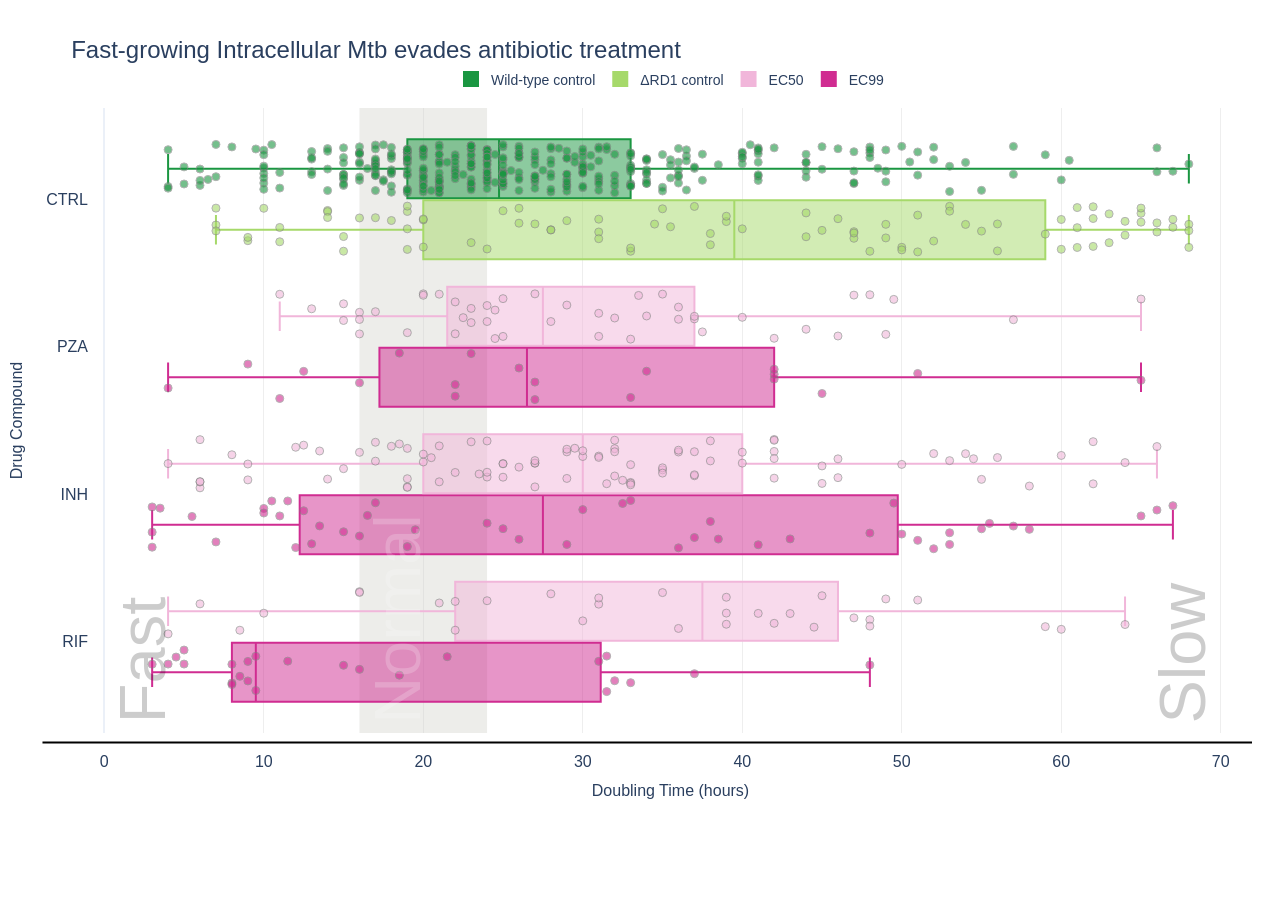
<file: dev/interactive_plots/F4.html>
<!DOCTYPE html>
<html>
<head>
    <script src="https://cdn.plot.ly/plotly-latest.min.js"></script>
    <style>
        .container {
            margin: 0 auto;
        }
        #plot {
            height: 10vh;
        }
        .hover-popup {
            position: absolute;
            background-color: white;
            border: 2px solid white;
            padding: 5px;
            z-index: 1000;
            display: none;
            box-shadow: 0 2px 10px rgba(0,0,0,0.1);
        }
    </style>
</head>
<body>
    <div class="container">
        <div id="plot"></div>
        <div id="hover-popup" class="hover-popup">
            <video id="popup-video" 
                   style="width: 400px; height: 400px; object-fit: cover; object-position: center top;" 
                   autoplay loop muted playsinline>
            </video>
        </div>
    </div>
    <script>
        // Load the Plotly figure
        const figure = {"data":[{"boxmean":false,"boxpoints":false,"hoverinfo":"skip","marker":{"color":"#1a9641"},"name":"CTRL - WT - EC0","orientation":"h","showlegend":false,"width":0.6,"x":[28.0,32.0,29.0,33.0,38.5,33.0,25.0,20.0,24.0,18.0,33.0,17.0,25.0,23.0,21.0,27.0,17.0,40.0,31.0,34.0,41.0,30.0,36.5,21.0,19.0,34.0,37.5,33.0,16.0,17.0,19.0,20.5,41.0,54.0,23.0,44.0,6.0,4.0,24.0,30.5,33.0,35.5,33.0,36.5,57.0,29.5,60.5,41.0,14.0,41.0,24.0,36.5,21.0,24.5,21.0,51.0,67.0,18.0,19.0,24.0,28.0,24.0,32.0,19.0,52.0,40.5,27.0,25.0,26.0,18.0,30.5,11.0,24.0,25.0,48.0,25.5,10.5,21.5,29.0,22.0,28.5,32.0,36.0,20.0,47.0,5.0,8.0,34.0,18.0,33.0,21.0,26.0,10.0,26.0,17.0,9.5,17.0,15.0,20.0,24.0,16.5,10.0,22.5,37.5,23.0,30.0,21.0,36.0,20.0,16.0,24.5,23.0,34.0,19.0,42.0,15.0,28.0,21.0,23.0,22.0,41.0,27.5,47.0,35.0,24.0,23.0,30.0,21.0,29.0,48.0,10.0,20.0,26.0,25.0,21.0,29.5,24.0,20.0,57.0,13.0,66.0,10.0,24.0,19.0,16.0,28.0,20.0,23.0,24.0,40.0,21.0,28.0,36.0,40.0,47.0,29.0,26.0,15.0,22.0,16.0,28.0,45.0,21.0,17.5,53.0,29.0,21.0,25.0,19.0,40.0,27.0,30.0,55.0,50.0,34.0,41.0,26.0,40.0,22.0,19.0,26.0,41.0,21.0,23.0,23.0,30.0,4.0,7.0,26.0,31.0,11.0,24.0,16.0,18.0,30.0,15.0,14.0,30.0,20.0,27.0,4.0,6.0,10.0,19.0,10.0,24.0,44.0,24.0,52.0,29.0,17.0,18.0,29.0,30.0,17.5,15.0,23.0,21.0,45.0,35.5,22.0,21.0,23.0,16.0,19.0,20.0,21.0,27.0,24.0,22.0,23.0,23.0,35.0,33.0,32.0,30.0,25.0,41.0,31.0,20.0,30.0,35.5,31.5,19.0,24.0,48.0,37.0,17.0,25.0,23.0,34.0,5.0,18.0,21.0,20.0,19.0,29.0,15.0,19.0,19.0,25.0,66.0,20.0,25.0,13.0,21.0,27.0,33.0,49.0,32.0,28.0,51.0,29.0,27.0,19.0,20.0,26.0,22.0,23.0,35.0,16.0,14.0,26.0,49.0,10.0,49.0,68.0,24.0,36.0,34.0,31.0,60.0,18.0,17.0,27.0,36.5,7.0,44.0,19.0,19.0,14.0,34.0,23.0,20.0,6.0,20.0,30.0,59.0,48.0,44.0,10.0,30.0,28.0,15.0,13.0,33.0,21.0,36.0,36.0,19.0,20.0,17.0,25.0,23.0,23.0,34.0,13.0,22.0,18.0,37.0,17.5,18.0,26.0,46.0,47.0,31.0,25.0,24.0,25.0,21.0,29.0,27.0,15.0,24.0,25.0,27.0,31.5,30.0,31.0,44.0,53.0,17.0,19.0,20.0,31.0,23.0,48.5,50.5,24.0,6.5,17.0,24.0,16.0,33.0,20.0,31.0,29.0,25.0,33.0,17.0,15.0,13.0],"y":[4.81,4.81,4.81,4.81,4.81,4.81,4.81,4.81,4.81,4.81,4.81,4.81,4.81,4.81,4.81,4.81,4.81,4.81,4.81,4.81,4.81,4.81,4.81,4.81,4.81,4.81,4.81,4.81,4.81,4.81,4.81,4.81,4.81,4.81,4.81,4.81,4.81,4.81,4.81,4.81,4.81,4.81,4.81,4.81,4.81,4.81,4.81,4.81,4.81,4.81,4.81,4.81,4.81,4.81,4.81,4.81,4.81,4.81,4.81,4.81,4.81,4.81,4.81,4.81,4.81,4.81,4.81,4.81,4.81,4.81,4.81,4.81,4.81,4.81,4.81,4.81,4.81,4.81,4.81,4.81,4.81,4.81,4.81,4.81,4.81,4.81,4.81,4.81,4.81,4.81,4.81,4.81,4.81,4.81,4.81,4.81,4.81,4.81,4.81,4.81,4.81,4.81,4.81,4.81,4.81,4.81,4.81,4.81,4.81,4.81,4.81,4.81,4.81,4.81,4.81,4.81,4.81,4.81,4.81,4.81,4.81,4.81,4.81,4.81,4.81,4.81,4.81,4.81,4.81,4.81,4.81,4.81,4.81,4.81,4.81,4.81,4.81,4.81,4.81,4.81,4.81,4.81,4.81,4.81,4.81,4.81,4.81,4.81,4.81,4.81,4.81,4.81,4.81,4.81,4.81,4.81,4.81,4.81,4.81,4.81,4.81,4.81,4.81,4.81,4.81,4.81,4.81,4.81,4.81,4.81,4.81,4.81,4.81,4.81,4.81,4.81,4.81,4.81,4.81,4.81,4.81,4.81,4.81,4.81,4.81,4.81,4.81,4.81,4.81,4.81,4.81,4.81,4.81,4.81,4.81,4.81,4.81,4.81,4.81,4.81,4.81,4.81,4.81,4.81,4.81,4.81,4.81,4.81,4.81,4.81,4.81,4.81,4.81,4.81,4.81,4.81,4.81,4.81,4.81,4.81,4.81,4.81,4.81,4.81,4.81,4.81,4.81,4.81,4.81,4.81,4.81,4.81,4.81,4.81,4.81,4.81,4.81,4.81,4.81,4.81,4.81,4.81,4.81,4.81,4.81,4.81,4.81,4.81,4.81,4.81,4.81,4.81,4.81,4.81,4.81,4.81,4.81,4.81,4.81,4.81,4.81,4.81,4.81,4.81,4.81,4.81,4.81,4.81,4.81,4.81,4.81,4.81,4.81,4.81,4.81,4.81,4.81,4.81,4.81,4.81,4.81,4.81,4.81,4.81,4.81,4.81,4.81,4.81,4.81,4.81,4.81,4.81,4.81,4.81,4.81,4.81,4.81,4.81,4.81,4.81,4.81,4.81,4.81,4.81,4.81,4.81,4.81,4.81,4.81,4.81,4.81,4.81,4.81,4.81,4.81,4.81,4.81,4.81,4.81,4.81,4.81,4.81,4.81,4.81,4.81,4.81,4.81,4.81,4.81,4.81,4.81,4.81,4.81,4.81,4.81,4.81,4.81,4.81,4.81,4.81,4.81,4.81,4.81,4.81,4.81,4.81,4.81,4.81,4.81,4.81,4.81,4.81,4.81,4.81,4.81,4.81,4.81,4.81,4.81,4.81,4.81,4.81,4.81,4.81,4.81,4.81,4.81,4.81,4.81,4.81,4.81,4.81],"type":"box"},{"customdata":["https:\u002f\u002fs3.eu-west-2.amazonaws.com\u002fmacrohet.glimpses\u002fvideos\u002f1.3.5.PS0000_glimpse_graph.mp4","https:\u002f\u002fs3.eu-west-2.amazonaws.com\u002fmacrohet.glimpses\u002fvideos\u002f1011.3.4.ND0002_glimpse_graph.mp4","https:\u002f\u002fs3.eu-west-2.amazonaws.com\u002fmacrohet.glimpses\u002fvideos\u002f104.4.5.PS0000_glimpse_graph.mp4","https:\u002f\u002fs3.eu-west-2.amazonaws.com\u002fmacrohet.glimpses\u002fvideos\u002f104.4.5.PS0000_glimpse_graph.mp4","https:\u002f\u002fs3.eu-west-2.amazonaws.com\u002fmacrohet.glimpses\u002fvideos\u002f105.3.3.ND0003_glimpse_graph.mp4","https:\u002f\u002fs3.eu-west-2.amazonaws.com\u002fmacrohet.glimpses\u002fvideos\u002f105.6.5.PS0000_glimpse_graph.mp4","https:\u002f\u002fs3.eu-west-2.amazonaws.com\u002fmacrohet.glimpses\u002fvideos\u002f105.6.5.PS0000_glimpse_graph.mp4","https:\u002f\u002fs3.eu-west-2.amazonaws.com\u002fmacrohet.glimpses\u002fvideos\u002f106.4.5.PS0000_glimpse_graph.mp4","https:\u002f\u002fs3.eu-west-2.amazonaws.com\u002fmacrohet.glimpses\u002fvideos\u002f106.4.5.PS0000_glimpse_graph.mp4","https:\u002f\u002fs3.eu-west-2.amazonaws.com\u002fmacrohet.glimpses\u002fvideos\u002f106.5.5.PS0000_glimpse_graph.mp4","https:\u002f\u002fs3.eu-west-2.amazonaws.com\u002fmacrohet.glimpses\u002fvideos\u002f106.5.5.PS0000_glimpse_graph.mp4","https:\u002f\u002fs3.eu-west-2.amazonaws.com\u002fmacrohet.glimpses\u002fvideos\u002f108.5.5.PS0000_glimpse_graph.mp4","https:\u002f\u002fs3.eu-west-2.amazonaws.com\u002fmacrohet.glimpses\u002fvideos\u002f108.5.5.PS0000_glimpse_graph.mp4","https:\u002f\u002fs3.eu-west-2.amazonaws.com\u002fmacrohet.glimpses\u002fvideos\u002f108.5.5.PS0000_glimpse_graph.mp4","https:\u002f\u002fs3.eu-west-2.amazonaws.com\u002fmacrohet.glimpses\u002fvideos\u002f109.5.5.PS0000_glimpse_graph.mp4","https:\u002f\u002fs3.eu-west-2.amazonaws.com\u002fmacrohet.glimpses\u002fvideos\u002f109.5.5.PS0000_glimpse_graph.mp4","https:\u002f\u002fs3.eu-west-2.amazonaws.com\u002fmacrohet.glimpses\u002fvideos\u002f109.5.5.PS0000_glimpse_graph.mp4","https:\u002f\u002fs3.eu-west-2.amazonaws.com\u002fmacrohet.glimpses\u002fvideos\u002f111.3.3.ND0003_glimpse_graph.mp4","https:\u002f\u002fs3.eu-west-2.amazonaws.com\u002fmacrohet.glimpses\u002fvideos\u002f1133.4.4.ND0003_glimpse_graph.mp4","https:\u002f\u002fs3.eu-west-2.amazonaws.com\u002fmacrohet.glimpses\u002fvideos\u002f115.3.5.PS0000_glimpse_graph.mp4","https:\u002f\u002fs3.eu-west-2.amazonaws.com\u002fmacrohet.glimpses\u002fvideos\u002f117.3.5.PS0000_glimpse_graph.mp4","https:\u002f\u002fs3.eu-west-2.amazonaws.com\u002fmacrohet.glimpses\u002fvideos\u002f121.4.5.PS0000_glimpse_graph.mp4","https:\u002f\u002fs3.eu-west-2.amazonaws.com\u002fmacrohet.glimpses\u002fvideos\u002f123.4.4.ND0003_glimpse_graph.mp4","https:\u002f\u002fs3.eu-west-2.amazonaws.com\u002fmacrohet.glimpses\u002fvideos\u002f1270.3.4.ND0002_glimpse_graph.mp4","https:\u002f\u002fs3.eu-west-2.amazonaws.com\u002fmacrohet.glimpses\u002fvideos\u002f130.6.5.PS0000_glimpse_graph.mp4","https:\u002f\u002fs3.eu-west-2.amazonaws.com\u002fmacrohet.glimpses\u002fvideos\u002f130.6.5.PS0000_glimpse_graph.mp4","https:\u002f\u002fs3.eu-west-2.amazonaws.com\u002fmacrohet.glimpses\u002fvideos\u002f1303.4.4.ND0002_glimpse_graph.mp4","https:\u002f\u002fs3.eu-west-2.amazonaws.com\u002fmacrohet.glimpses\u002fvideos\u002f1311.4.3.ND0002_glimpse_graph.mp4","https:\u002f\u002fs3.eu-west-2.amazonaws.com\u002fmacrohet.glimpses\u002fvideos\u002f134.3.5.PS0000_glimpse_graph.mp4","https:\u002f\u002fs3.eu-west-2.amazonaws.com\u002fmacrohet.glimpses\u002fvideos\u002f134.3.5.PS0000_glimpse_graph.mp4","https:\u002f\u002fs3.eu-west-2.amazonaws.com\u002fmacrohet.glimpses\u002fvideos\u002f134.3.5.PS0000_glimpse_graph.mp4","https:\u002f\u002fs3.eu-west-2.amazonaws.com\u002fmacrohet.glimpses\u002fvideos\u002f134.4.4.ND0003_glimpse_graph.mp4","https:\u002f\u002fs3.eu-west-2.amazonaws.com\u002fmacrohet.glimpses\u002fvideos\u002f134.4.4.ND0003_glimpse_graph.mp4","https:\u002f\u002fs3.eu-west-2.amazonaws.com\u002fmacrohet.glimpses\u002fvideos\u002f136.5.5.PS0000_glimpse_graph.mp4","https:\u002f\u002fs3.eu-west-2.amazonaws.com\u002fmacrohet.glimpses\u002fvideos\u002f1361.3.4.ND0002_glimpse_graph.mp4","https:\u002f\u002fs3.eu-west-2.amazonaws.com\u002fmacrohet.glimpses\u002fvideos\u002f1369.4.4.ND0002_glimpse_graph.mp4","https:\u002f\u002fs3.eu-west-2.amazonaws.com\u002fmacrohet.glimpses\u002fvideos\u002f1447.4.4.ND0003_glimpse_graph.mp4","https:\u002f\u002fs3.eu-west-2.amazonaws.com\u002fmacrohet.glimpses\u002fvideos\u002f1447.4.4.ND0003_glimpse_graph.mp4","https:\u002f\u002fs3.eu-west-2.amazonaws.com\u002fmacrohet.glimpses\u002fvideos\u002f1447.4.4.ND0003_glimpse_graph.mp4","https:\u002f\u002fs3.eu-west-2.amazonaws.com\u002fmacrohet.glimpses\u002fvideos\u002f1453.4.4.ND0003_glimpse_graph.mp4","https:\u002f\u002fs3.eu-west-2.amazonaws.com\u002fmacrohet.glimpses\u002fvideos\u002f146.6.5.PS0000_glimpse_graph.mp4","https:\u002f\u002fs3.eu-west-2.amazonaws.com\u002fmacrohet.glimpses\u002fvideos\u002f1472.4.4.ND0003_glimpse_graph.mp4","https:\u002f\u002fs3.eu-west-2.amazonaws.com\u002fmacrohet.glimpses\u002fvideos\u002f1538.3.4.ND0003_glimpse_graph.mp4","https:\u002f\u002fs3.eu-west-2.amazonaws.com\u002fmacrohet.glimpses\u002fvideos\u002f156.3.3.ND0003_glimpse_graph.mp4","https:\u002f\u002fs3.eu-west-2.amazonaws.com\u002fmacrohet.glimpses\u002fvideos\u002f160.4.5.PS0000_glimpse_graph.mp4","https:\u002f\u002fs3.eu-west-2.amazonaws.com\u002fmacrohet.glimpses\u002fvideos\u002f1622.4.3.ND0003_glimpse_graph.mp4","https:\u002f\u002fs3.eu-west-2.amazonaws.com\u002fmacrohet.glimpses\u002fvideos\u002f166.4.4.ND0003_glimpse_graph.mp4","https:\u002f\u002fs3.eu-west-2.amazonaws.com\u002fmacrohet.glimpses\u002fvideos\u002f167.4.5.PS0000_glimpse_graph.mp4","https:\u002f\u002fs3.eu-west-2.amazonaws.com\u002fmacrohet.glimpses\u002fvideos\u002f167.4.5.PS0000_glimpse_graph.mp4","https:\u002f\u002fs3.eu-west-2.amazonaws.com\u002fmacrohet.glimpses\u002fvideos\u002f169.6.5.PS0000_glimpse_graph.mp4","https:\u002f\u002fs3.eu-west-2.amazonaws.com\u002fmacrohet.glimpses\u002fvideos\u002f171.3.3.ND0003_glimpse_graph.mp4","https:\u002f\u002fs3.eu-west-2.amazonaws.com\u002fmacrohet.glimpses\u002fvideos\u002f1743.3.3.ND0002_glimpse_graph.mp4","https:\u002f\u002fs3.eu-west-2.amazonaws.com\u002fmacrohet.glimpses\u002fvideos\u002f1765.4.3.ND0003_glimpse_graph.mp4","https:\u002f\u002fs3.eu-west-2.amazonaws.com\u002fmacrohet.glimpses\u002fvideos\u002f1765.4.3.ND0003_glimpse_graph.mp4","https:\u002f\u002fs3.eu-west-2.amazonaws.com\u002fmacrohet.glimpses\u002fvideos\u002f1807.3.4.ND0002_glimpse_graph.mp4","https:\u002f\u002fs3.eu-west-2.amazonaws.com\u002fmacrohet.glimpses\u002fvideos\u002f181.4.5.PS0000_glimpse_graph.mp4","https:\u002f\u002fs3.eu-west-2.amazonaws.com\u002fmacrohet.glimpses\u002fvideos\u002f183.3.4.ND0002_glimpse_graph.mp4","https:\u002f\u002fs3.eu-west-2.amazonaws.com\u002fmacrohet.glimpses\u002fvideos\u002f19.4.5.PS0000_glimpse_graph.mp4","https:\u002f\u002fs3.eu-west-2.amazonaws.com\u002fmacrohet.glimpses\u002fvideos\u002f19.4.5.PS0000_glimpse_graph.mp4","https:\u002f\u002fs3.eu-west-2.amazonaws.com\u002fmacrohet.glimpses\u002fvideos\u002f19.4.5.PS0000_glimpse_graph.mp4","https:\u002f\u002fs3.eu-west-2.amazonaws.com\u002fmacrohet.glimpses\u002fvideos\u002f194.3.5.PS0000_glimpse_graph.mp4","https:\u002f\u002fs3.eu-west-2.amazonaws.com\u002fmacrohet.glimpses\u002fvideos\u002f194.3.5.PS0000_glimpse_graph.mp4","https:\u002f\u002fs3.eu-west-2.amazonaws.com\u002fmacrohet.glimpses\u002fvideos\u002f197.3.5.PS0000_glimpse_graph.mp4","https:\u002f\u002fs3.eu-west-2.amazonaws.com\u002fmacrohet.glimpses\u002fvideos\u002f197.3.5.PS0000_glimpse_graph.mp4","https:\u002f\u002fs3.eu-west-2.amazonaws.com\u002fmacrohet.glimpses\u002fvideos\u002f198.4.4.ND0002_glimpse_graph.mp4","https:\u002f\u002fs3.eu-west-2.amazonaws.com\u002fmacrohet.glimpses\u002fvideos\u002f1986.4.4.ND0003_glimpse_graph.mp4","https:\u002f\u002fs3.eu-west-2.amazonaws.com\u002fmacrohet.glimpses\u002fvideos\u002f202.4.5.PS0000_glimpse_graph.mp4","https:\u002f\u002fs3.eu-west-2.amazonaws.com\u002fmacrohet.glimpses\u002fvideos\u002f202.4.5.PS0000_glimpse_graph.mp4","https:\u002f\u002fs3.eu-west-2.amazonaws.com\u002fmacrohet.glimpses\u002fvideos\u002f205.4.5.PS0000_glimpse_graph.mp4","https:\u002f\u002fs3.eu-west-2.amazonaws.com\u002fmacrohet.glimpses\u002fvideos\u002f205.4.5.PS0000_glimpse_graph.mp4","https:\u002f\u002fs3.eu-west-2.amazonaws.com\u002fmacrohet.glimpses\u002fvideos\u002f2061.4.3.ND0002_glimpse_graph.mp4","https:\u002f\u002fs3.eu-west-2.amazonaws.com\u002fmacrohet.glimpses\u002fvideos\u002f210.3.5.PS0000_glimpse_graph.mp4","https:\u002f\u002fs3.eu-west-2.amazonaws.com\u002fmacrohet.glimpses\u002fvideos\u002f210.3.5.PS0000_glimpse_graph.mp4","https:\u002f\u002fs3.eu-west-2.amazonaws.com\u002fmacrohet.glimpses\u002fvideos\u002f210.3.5.PS0000_glimpse_graph.mp4","https:\u002f\u002fs3.eu-west-2.amazonaws.com\u002fmacrohet.glimpses\u002fvideos\u002f211.5.5.PS0000_glimpse_graph.mp4","https:\u002f\u002fs3.eu-west-2.amazonaws.com\u002fmacrohet.glimpses\u002fvideos\u002f2120.3.3.ND0003_glimpse_graph.mp4","https:\u002f\u002fs3.eu-west-2.amazonaws.com\u002fmacrohet.glimpses\u002fvideos\u002f213.3.3.ND0003_glimpse_graph.mp4","https:\u002f\u002fs3.eu-west-2.amazonaws.com\u002fmacrohet.glimpses\u002fvideos\u002f213.3.3.ND0003_glimpse_graph.mp4","https:\u002f\u002fs3.eu-west-2.amazonaws.com\u002fmacrohet.glimpses\u002fvideos\u002f2253.3.4.ND0003_glimpse_graph.mp4","https:\u002f\u002fs3.eu-west-2.amazonaws.com\u002fmacrohet.glimpses\u002fvideos\u002f226.3.3.ND0002_glimpse_graph.mp4","https:\u002f\u002fs3.eu-west-2.amazonaws.com\u002fmacrohet.glimpses\u002fvideos\u002f226.3.3.ND0002_glimpse_graph.mp4","https:\u002f\u002fs3.eu-west-2.amazonaws.com\u002fmacrohet.glimpses\u002fvideos\u002f23.3.3.ND0002_glimpse_graph.mp4","https:\u002f\u002fs3.eu-west-2.amazonaws.com\u002fmacrohet.glimpses\u002fvideos\u002f239.4.5.PS0000_glimpse_graph.mp4","https:\u002f\u002fs3.eu-west-2.amazonaws.com\u002fmacrohet.glimpses\u002fvideos\u002f239.4.5.PS0000_glimpse_graph.mp4","https:\u002f\u002fs3.eu-west-2.amazonaws.com\u002fmacrohet.glimpses\u002fvideos\u002f247.3.5.PS0000_glimpse_graph.mp4","https:\u002f\u002fs3.eu-west-2.amazonaws.com\u002fmacrohet.glimpses\u002fvideos\u002f247.3.5.PS0000_glimpse_graph.mp4","https:\u002f\u002fs3.eu-west-2.amazonaws.com\u002fmacrohet.glimpses\u002fvideos\u002f247.3.5.PS0000_glimpse_graph.mp4","https:\u002f\u002fs3.eu-west-2.amazonaws.com\u002fmacrohet.glimpses\u002fvideos\u002f2494.4.3.ND0003_glimpse_graph.mp4","https:\u002f\u002fs3.eu-west-2.amazonaws.com\u002fmacrohet.glimpses\u002fvideos\u002f25.4.5.PS0000_glimpse_graph.mp4","https:\u002f\u002fs3.eu-west-2.amazonaws.com\u002fmacrohet.glimpses\u002fvideos\u002f25.4.5.PS0000_glimpse_graph.mp4","https:\u002f\u002fs3.eu-west-2.amazonaws.com\u002fmacrohet.glimpses\u002fvideos\u002f252.3.5.PS0000_glimpse_graph.mp4","https:\u002f\u002fs3.eu-west-2.amazonaws.com\u002fmacrohet.glimpses\u002fvideos\u002f252.3.5.PS0000_glimpse_graph.mp4","https:\u002f\u002fs3.eu-west-2.amazonaws.com\u002fmacrohet.glimpses\u002fvideos\u002f2524.3.3.ND0003_glimpse_graph.mp4","https:\u002f\u002fs3.eu-west-2.amazonaws.com\u002fmacrohet.glimpses\u002fvideos\u002f254.3.5.PS0000_glimpse_graph.mp4","https:\u002f\u002fs3.eu-west-2.amazonaws.com\u002fmacrohet.glimpses\u002fvideos\u002f254.3.5.PS0000_glimpse_graph.mp4","https:\u002f\u002fs3.eu-west-2.amazonaws.com\u002fmacrohet.glimpses\u002fvideos\u002f256.3.3.ND0003_glimpse_graph.mp4","https:\u002f\u002fs3.eu-west-2.amazonaws.com\u002fmacrohet.glimpses\u002fvideos\u002f256.3.3.ND0003_glimpse_graph.mp4","https:\u002f\u002fs3.eu-west-2.amazonaws.com\u002fmacrohet.glimpses\u002fvideos\u002f256.3.3.ND0003_glimpse_graph.mp4","https:\u002f\u002fs3.eu-west-2.amazonaws.com\u002fmacrohet.glimpses\u002fvideos\u002f256.5.5.PS0000_glimpse_graph.mp4","https:\u002f\u002fs3.eu-west-2.amazonaws.com\u002fmacrohet.glimpses\u002fvideos\u002f256.5.5.PS0000_glimpse_graph.mp4","https:\u002f\u002fs3.eu-west-2.amazonaws.com\u002fmacrohet.glimpses\u002fvideos\u002f2563.4.3.ND0002_glimpse_graph.mp4","https:\u002f\u002fs3.eu-west-2.amazonaws.com\u002fmacrohet.glimpses\u002fvideos\u002f2563.4.3.ND0002_glimpse_graph.mp4","https:\u002f\u002fs3.eu-west-2.amazonaws.com\u002fmacrohet.glimpses\u002fvideos\u002f2563.4.3.ND0003_glimpse_graph.mp4","https:\u002f\u002fs3.eu-west-2.amazonaws.com\u002fmacrohet.glimpses\u002fvideos\u002f261.4.4.ND0003_glimpse_graph.mp4","https:\u002f\u002fs3.eu-west-2.amazonaws.com\u002fmacrohet.glimpses\u002fvideos\u002f263.4.3.ND0003_glimpse_graph.mp4","https:\u002f\u002fs3.eu-west-2.amazonaws.com\u002fmacrohet.glimpses\u002fvideos\u002f266.5.5.PS0000_glimpse_graph.mp4","https:\u002f\u002fs3.eu-west-2.amazonaws.com\u002fmacrohet.glimpses\u002fvideos\u002f266.5.5.PS0000_glimpse_graph.mp4","https:\u002f\u002fs3.eu-west-2.amazonaws.com\u002fmacrohet.glimpses\u002fvideos\u002f268.3.5.PS0000_glimpse_graph.mp4","https:\u002f\u002fs3.eu-west-2.amazonaws.com\u002fmacrohet.glimpses\u002fvideos\u002f268.3.5.PS0000_glimpse_graph.mp4","https:\u002f\u002fs3.eu-west-2.amazonaws.com\u002fmacrohet.glimpses\u002fvideos\u002f272.3.5.PS0000_glimpse_graph.mp4","https:\u002f\u002fs3.eu-west-2.amazonaws.com\u002fmacrohet.glimpses\u002fvideos\u002f2720.3.4.ND0003_glimpse_graph.mp4","https:\u002f\u002fs3.eu-west-2.amazonaws.com\u002fmacrohet.glimpses\u002fvideos\u002f278.5.5.PS0000_glimpse_graph.mp4","https:\u002f\u002fs3.eu-west-2.amazonaws.com\u002fmacrohet.glimpses\u002fvideos\u002f283.6.5.PS0000_glimpse_graph.mp4","https:\u002f\u002fs3.eu-west-2.amazonaws.com\u002fmacrohet.glimpses\u002fvideos\u002f283.6.5.PS0000_glimpse_graph.mp4","https:\u002f\u002fs3.eu-west-2.amazonaws.com\u002fmacrohet.glimpses\u002fvideos\u002f284.6.5.PS0000_glimpse_graph.mp4","https:\u002f\u002fs3.eu-west-2.amazonaws.com\u002fmacrohet.glimpses\u002fvideos\u002f289.3.5.PS0000_glimpse_graph.mp4","https:\u002f\u002fs3.eu-west-2.amazonaws.com\u002fmacrohet.glimpses\u002fvideos\u002f289.3.5.PS0000_glimpse_graph.mp4","https:\u002f\u002fs3.eu-west-2.amazonaws.com\u002fmacrohet.glimpses\u002fvideos\u002f291.5.5.PS0000_glimpse_graph.mp4","https:\u002f\u002fs3.eu-west-2.amazonaws.com\u002fmacrohet.glimpses\u002fvideos\u002f291.5.5.PS0000_glimpse_graph.mp4","https:\u002f\u002fs3.eu-west-2.amazonaws.com\u002fmacrohet.glimpses\u002fvideos\u002f291.5.5.PS0000_glimpse_graph.mp4","https:\u002f\u002fs3.eu-west-2.amazonaws.com\u002fmacrohet.glimpses\u002fvideos\u002f2937.4.3.ND0003_glimpse_graph.mp4","https:\u002f\u002fs3.eu-west-2.amazonaws.com\u002fmacrohet.glimpses\u002fvideos\u002f2953.3.3.ND0003_glimpse_graph.mp4","https:\u002f\u002fs3.eu-west-2.amazonaws.com\u002fmacrohet.glimpses\u002fvideos\u002f298.5.5.PS0000_glimpse_graph.mp4","https:\u002f\u002fs3.eu-west-2.amazonaws.com\u002fmacrohet.glimpses\u002fvideos\u002f2980.4.4.ND0003_glimpse_graph.mp4","https:\u002f\u002fs3.eu-west-2.amazonaws.com\u002fmacrohet.glimpses\u002fvideos\u002f299.4.5.PS0000_glimpse_graph.mp4","https:\u002f\u002fs3.eu-west-2.amazonaws.com\u002fmacrohet.glimpses\u002fvideos\u002f299.4.5.PS0000_glimpse_graph.mp4","https:\u002f\u002fs3.eu-west-2.amazonaws.com\u002fmacrohet.glimpses\u002fvideos\u002f30.5.5.PS0000_glimpse_graph.mp4","https:\u002f\u002fs3.eu-west-2.amazonaws.com\u002fmacrohet.glimpses\u002fvideos\u002f301.4.5.PS0000_glimpse_graph.mp4","https:\u002f\u002fs3.eu-west-2.amazonaws.com\u002fmacrohet.glimpses\u002fvideos\u002f301.4.5.PS0000_glimpse_graph.mp4","https:\u002f\u002fs3.eu-west-2.amazonaws.com\u002fmacrohet.glimpses\u002fvideos\u002f301.5.5.PS0000_glimpse_graph.mp4","https:\u002f\u002fs3.eu-west-2.amazonaws.com\u002fmacrohet.glimpses\u002fvideos\u002f301.5.5.PS0000_glimpse_graph.mp4","https:\u002f\u002fs3.eu-west-2.amazonaws.com\u002fmacrohet.glimpses\u002fvideos\u002f302.3.5.PS0000_glimpse_graph.mp4","https:\u002f\u002fs3.eu-west-2.amazonaws.com\u002fmacrohet.glimpses\u002fvideos\u002f302.3.5.PS0000_glimpse_graph.mp4","https:\u002f\u002fs3.eu-west-2.amazonaws.com\u002fmacrohet.glimpses\u002fvideos\u002f304.5.5.PS0000_glimpse_graph.mp4","https:\u002f\u002fs3.eu-west-2.amazonaws.com\u002fmacrohet.glimpses\u002fvideos\u002f304.5.5.PS0000_glimpse_graph.mp4","https:\u002f\u002fs3.eu-west-2.amazonaws.com\u002fmacrohet.glimpses\u002fvideos\u002f305.3.3.ND0002_glimpse_graph.mp4","https:\u002f\u002fs3.eu-west-2.amazonaws.com\u002fmacrohet.glimpses\u002fvideos\u002f309.5.5.PS0000_glimpse_graph.mp4","https:\u002f\u002fs3.eu-west-2.amazonaws.com\u002fmacrohet.glimpses\u002fvideos\u002f309.5.5.PS0000_glimpse_graph.mp4","https:\u002f\u002fs3.eu-west-2.amazonaws.com\u002fmacrohet.glimpses\u002fvideos\u002f319.3.5.PS0000_glimpse_graph.mp4","https:\u002f\u002fs3.eu-west-2.amazonaws.com\u002fmacrohet.glimpses\u002fvideos\u002f321.4.3.ND0002_glimpse_graph.mp4","https:\u002f\u002fs3.eu-west-2.amazonaws.com\u002fmacrohet.glimpses\u002fvideos\u002f322.6.5.PS0000_glimpse_graph.mp4","https:\u002f\u002fs3.eu-west-2.amazonaws.com\u002fmacrohet.glimpses\u002fvideos\u002f327.6.5.PS0000_glimpse_graph.mp4","https:\u002f\u002fs3.eu-west-2.amazonaws.com\u002fmacrohet.glimpses\u002fvideos\u002f327.6.5.PS0000_glimpse_graph.mp4","https:\u002f\u002fs3.eu-west-2.amazonaws.com\u002fmacrohet.glimpses\u002fvideos\u002f327.6.5.PS0000_glimpse_graph.mp4","https:\u002f\u002fs3.eu-west-2.amazonaws.com\u002fmacrohet.glimpses\u002fvideos\u002f327.6.5.PS0000_glimpse_graph.mp4","https:\u002f\u002fs3.eu-west-2.amazonaws.com\u002fmacrohet.glimpses\u002fvideos\u002f328.4.5.PS0000_glimpse_graph.mp4","https:\u002f\u002fs3.eu-west-2.amazonaws.com\u002fmacrohet.glimpses\u002fvideos\u002f330.3.5.PS0000_glimpse_graph.mp4","https:\u002f\u002fs3.eu-west-2.amazonaws.com\u002fmacrohet.glimpses\u002fvideos\u002f330.3.5.PS0000_glimpse_graph.mp4","https:\u002f\u002fs3.eu-west-2.amazonaws.com\u002fmacrohet.glimpses\u002fvideos\u002f330.3.5.PS0000_glimpse_graph.mp4","https:\u002f\u002fs3.eu-west-2.amazonaws.com\u002fmacrohet.glimpses\u002fvideos\u002f331.3.5.PS0000_glimpse_graph.mp4","https:\u002f\u002fs3.eu-west-2.amazonaws.com\u002fmacrohet.glimpses\u002fvideos\u002f331.3.5.PS0000_glimpse_graph.mp4","https:\u002f\u002fs3.eu-west-2.amazonaws.com\u002fmacrohet.glimpses\u002fvideos\u002f333.4.5.PS0000_glimpse_graph.mp4","https:\u002f\u002fs3.eu-west-2.amazonaws.com\u002fmacrohet.glimpses\u002fvideos\u002f333.4.5.PS0000_glimpse_graph.mp4","https:\u002f\u002fs3.eu-west-2.amazonaws.com\u002fmacrohet.glimpses\u002fvideos\u002f334.3.5.PS0000_glimpse_graph.mp4","https:\u002f\u002fs3.eu-west-2.amazonaws.com\u002fmacrohet.glimpses\u002fvideos\u002f335.3.3.ND0003_glimpse_graph.mp4","https:\u002f\u002fs3.eu-west-2.amazonaws.com\u002fmacrohet.glimpses\u002fvideos\u002f335.3.5.PS0000_glimpse_graph.mp4","https:\u002f\u002fs3.eu-west-2.amazonaws.com\u002fmacrohet.glimpses\u002fvideos\u002f335.5.5.PS0000_glimpse_graph.mp4","https:\u002f\u002fs3.eu-west-2.amazonaws.com\u002fmacrohet.glimpses\u002fvideos\u002f335.5.5.PS0000_glimpse_graph.mp4","https:\u002f\u002fs3.eu-west-2.amazonaws.com\u002fmacrohet.glimpses\u002fvideos\u002f335.5.5.PS0000_glimpse_graph.mp4","https:\u002f\u002fs3.eu-west-2.amazonaws.com\u002fmacrohet.glimpses\u002fvideos\u002f34.3.3.ND0003_glimpse_graph.mp4","https:\u002f\u002fs3.eu-west-2.amazonaws.com\u002fmacrohet.glimpses\u002fvideos\u002f34.3.3.ND0003_glimpse_graph.mp4","https:\u002f\u002fs3.eu-west-2.amazonaws.com\u002fmacrohet.glimpses\u002fvideos\u002f341.3.5.PS0000_glimpse_graph.mp4","https:\u002f\u002fs3.eu-west-2.amazonaws.com\u002fmacrohet.glimpses\u002fvideos\u002f342.3.4.ND0003_glimpse_graph.mp4","https:\u002f\u002fs3.eu-west-2.amazonaws.com\u002fmacrohet.glimpses\u002fvideos\u002f342.3.4.ND0003_glimpse_graph.mp4","https:\u002f\u002fs3.eu-west-2.amazonaws.com\u002fmacrohet.glimpses\u002fvideos\u002f347.4.5.PS0000_glimpse_graph.mp4","https:\u002f\u002fs3.eu-west-2.amazonaws.com\u002fmacrohet.glimpses\u002fvideos\u002f35.5.5.PS0000_glimpse_graph.mp4","https:\u002f\u002fs3.eu-west-2.amazonaws.com\u002fmacrohet.glimpses\u002fvideos\u002f352.3.5.PS0000_glimpse_graph.mp4","https:\u002f\u002fs3.eu-west-2.amazonaws.com\u002fmacrohet.glimpses\u002fvideos\u002f352.3.5.PS0000_glimpse_graph.mp4","https:\u002f\u002fs3.eu-west-2.amazonaws.com\u002fmacrohet.glimpses\u002fvideos\u002f355.3.5.PS0000_glimpse_graph.mp4","https:\u002f\u002fs3.eu-west-2.amazonaws.com\u002fmacrohet.glimpses\u002fvideos\u002f355.3.5.PS0000_glimpse_graph.mp4","https:\u002f\u002fs3.eu-west-2.amazonaws.com\u002fmacrohet.glimpses\u002fvideos\u002f36.3.5.PS0000_glimpse_graph.mp4","https:\u002f\u002fs3.eu-west-2.amazonaws.com\u002fmacrohet.glimpses\u002fvideos\u002f36.3.5.PS0000_glimpse_graph.mp4","https:\u002f\u002fs3.eu-west-2.amazonaws.com\u002fmacrohet.glimpses\u002fvideos\u002f361.5.5.PS0000_glimpse_graph.mp4","https:\u002f\u002fs3.eu-west-2.amazonaws.com\u002fmacrohet.glimpses\u002fvideos\u002f362.5.5.PS0000_glimpse_graph.mp4","https:\u002f\u002fs3.eu-west-2.amazonaws.com\u002fmacrohet.glimpses\u002fvideos\u002f363.3.5.PS0000_glimpse_graph.mp4","https:\u002f\u002fs3.eu-west-2.amazonaws.com\u002fmacrohet.glimpses\u002fvideos\u002f363.5.5.PS0000_glimpse_graph.mp4","https:\u002f\u002fs3.eu-west-2.amazonaws.com\u002fmacrohet.glimpses\u002fvideos\u002f366.3.5.PS0000_glimpse_graph.mp4","https:\u002f\u002fs3.eu-west-2.amazonaws.com\u002fmacrohet.glimpses\u002fvideos\u002f366.3.5.PS0000_glimpse_graph.mp4","https:\u002f\u002fs3.eu-west-2.amazonaws.com\u002fmacrohet.glimpses\u002fvideos\u002f367.3.5.PS0000_glimpse_graph.mp4","https:\u002f\u002fs3.eu-west-2.amazonaws.com\u002fmacrohet.glimpses\u002fvideos\u002f367.3.5.PS0000_glimpse_graph.mp4","https:\u002f\u002fs3.eu-west-2.amazonaws.com\u002fmacrohet.glimpses\u002fvideos\u002f367.3.5.PS0000_glimpse_graph.mp4","https:\u002f\u002fs3.eu-west-2.amazonaws.com\u002fmacrohet.glimpses\u002fvideos\u002f368.6.5.PS0000_glimpse_graph.mp4","https:\u002f\u002fs3.eu-west-2.amazonaws.com\u002fmacrohet.glimpses\u002fvideos\u002f376.5.5.PS0000_glimpse_graph.mp4","https:\u002f\u002fs3.eu-west-2.amazonaws.com\u002fmacrohet.glimpses\u002fvideos\u002f376.5.5.PS0000_glimpse_graph.mp4","https:\u002f\u002fs3.eu-west-2.amazonaws.com\u002fmacrohet.glimpses\u002fvideos\u002f380.3.5.PS0000_glimpse_graph.mp4","https:\u002f\u002fs3.eu-west-2.amazonaws.com\u002fmacrohet.glimpses\u002fvideos\u002f380.3.5.PS0000_glimpse_graph.mp4","https:\u002f\u002fs3.eu-west-2.amazonaws.com\u002fmacrohet.glimpses\u002fvideos\u002f382.4.5.PS0000_glimpse_graph.mp4","https:\u002f\u002fs3.eu-west-2.amazonaws.com\u002fmacrohet.glimpses\u002fvideos\u002f382.4.5.PS0000_glimpse_graph.mp4","https:\u002f\u002fs3.eu-west-2.amazonaws.com\u002fmacrohet.glimpses\u002fvideos\u002f382.4.5.PS0000_glimpse_graph.mp4","https:\u002f\u002fs3.eu-west-2.amazonaws.com\u002fmacrohet.glimpses\u002fvideos\u002f383.5.5.PS0000_glimpse_graph.mp4","https:\u002f\u002fs3.eu-west-2.amazonaws.com\u002fmacrohet.glimpses\u002fvideos\u002f388.6.5.PS0000_glimpse_graph.mp4","https:\u002f\u002fs3.eu-west-2.amazonaws.com\u002fmacrohet.glimpses\u002fvideos\u002f389.6.5.PS0000_glimpse_graph.mp4","https:\u002f\u002fs3.eu-west-2.amazonaws.com\u002fmacrohet.glimpses\u002fvideos\u002f391.6.5.PS0000_glimpse_graph.mp4","https:\u002f\u002fs3.eu-west-2.amazonaws.com\u002fmacrohet.glimpses\u002fvideos\u002f391.6.5.PS0000_glimpse_graph.mp4","https:\u002f\u002fs3.eu-west-2.amazonaws.com\u002fmacrohet.glimpses\u002fvideos\u002f391.6.5.PS0000_glimpse_graph.mp4","https:\u002f\u002fs3.eu-west-2.amazonaws.com\u002fmacrohet.glimpses\u002fvideos\u002f397.5.5.PS0000_glimpse_graph.mp4","https:\u002f\u002fs3.eu-west-2.amazonaws.com\u002fmacrohet.glimpses\u002fvideos\u002f397.5.5.PS0000_glimpse_graph.mp4","https:\u002f\u002fs3.eu-west-2.amazonaws.com\u002fmacrohet.glimpses\u002fvideos\u002f397.5.5.PS0000_glimpse_graph.mp4","https:\u002f\u002fs3.eu-west-2.amazonaws.com\u002fmacrohet.glimpses\u002fvideos\u002f400.4.5.PS0000_glimpse_graph.mp4","https:\u002f\u002fs3.eu-west-2.amazonaws.com\u002fmacrohet.glimpses\u002fvideos\u002f400.4.5.PS0000_glimpse_graph.mp4","https:\u002f\u002fs3.eu-west-2.amazonaws.com\u002fmacrohet.glimpses\u002fvideos\u002f401.3.5.PS0000_glimpse_graph.mp4","https:\u002f\u002fs3.eu-west-2.amazonaws.com\u002fmacrohet.glimpses\u002fvideos\u002f401.3.5.PS0000_glimpse_graph.mp4","https:\u002f\u002fs3.eu-west-2.amazonaws.com\u002fmacrohet.glimpses\u002fvideos\u002f401.3.5.PS0000_glimpse_graph.mp4","https:\u002f\u002fs3.eu-west-2.amazonaws.com\u002fmacrohet.glimpses\u002fvideos\u002f404.5.5.PS0000_glimpse_graph.mp4","https:\u002f\u002fs3.eu-west-2.amazonaws.com\u002fmacrohet.glimpses\u002fvideos\u002f404.5.5.PS0000_glimpse_graph.mp4","https:\u002f\u002fs3.eu-west-2.amazonaws.com\u002fmacrohet.glimpses\u002fvideos\u002f404.5.5.PS0000_glimpse_graph.mp4","https:\u002f\u002fs3.eu-west-2.amazonaws.com\u002fmacrohet.glimpses\u002fvideos\u002f411.4.5.PS0000_glimpse_graph.mp4","https:\u002f\u002fs3.eu-west-2.amazonaws.com\u002fmacrohet.glimpses\u002fvideos\u002f415.3.4.ND0003_glimpse_graph.mp4","https:\u002f\u002fs3.eu-west-2.amazonaws.com\u002fmacrohet.glimpses\u002fvideos\u002f419.5.5.PS0000_glimpse_graph.mp4","https:\u002f\u002fs3.eu-west-2.amazonaws.com\u002fmacrohet.glimpses\u002fvideos\u002f428.5.5.PS0000_glimpse_graph.mp4","https:\u002f\u002fs3.eu-west-2.amazonaws.com\u002fmacrohet.glimpses\u002fvideos\u002f428.5.5.PS0000_glimpse_graph.mp4","https:\u002f\u002fs3.eu-west-2.amazonaws.com\u002fmacrohet.glimpses\u002fvideos\u002f428.5.5.PS0000_glimpse_graph.mp4","https:\u002f\u002fs3.eu-west-2.amazonaws.com\u002fmacrohet.glimpses\u002fvideos\u002f43.6.5.PS0000_glimpse_graph.mp4","https:\u002f\u002fs3.eu-west-2.amazonaws.com\u002fmacrohet.glimpses\u002fvideos\u002f43.6.5.PS0000_glimpse_graph.mp4","https:\u002f\u002fs3.eu-west-2.amazonaws.com\u002fmacrohet.glimpses\u002fvideos\u002f435.3.3.ND0003_glimpse_graph.mp4","https:\u002f\u002fs3.eu-west-2.amazonaws.com\u002fmacrohet.glimpses\u002fvideos\u002f436.4.5.PS0000_glimpse_graph.mp4","https:\u002f\u002fs3.eu-west-2.amazonaws.com\u002fmacrohet.glimpses\u002fvideos\u002f436.4.5.PS0000_glimpse_graph.mp4","https:\u002f\u002fs3.eu-west-2.amazonaws.com\u002fmacrohet.glimpses\u002fvideos\u002f436.4.5.PS0000_glimpse_graph.mp4","https:\u002f\u002fs3.eu-west-2.amazonaws.com\u002fmacrohet.glimpses\u002fvideos\u002f439.6.5.PS0000_glimpse_graph.mp4","https:\u002f\u002fs3.eu-west-2.amazonaws.com\u002fmacrohet.glimpses\u002fvideos\u002f44.3.3.ND0003_glimpse_graph.mp4","https:\u002f\u002fs3.eu-west-2.amazonaws.com\u002fmacrohet.glimpses\u002fvideos\u002f44.3.5.PS0000_glimpse_graph.mp4","https:\u002f\u002fs3.eu-west-2.amazonaws.com\u002fmacrohet.glimpses\u002fvideos\u002f44.3.5.PS0000_glimpse_graph.mp4","https:\u002f\u002fs3.eu-west-2.amazonaws.com\u002fmacrohet.glimpses\u002fvideos\u002f44.3.5.PS0000_glimpse_graph.mp4","https:\u002f\u002fs3.eu-west-2.amazonaws.com\u002fmacrohet.glimpses\u002fvideos\u002f445.3.5.PS0000_glimpse_graph.mp4","https:\u002f\u002fs3.eu-west-2.amazonaws.com\u002fmacrohet.glimpses\u002fvideos\u002f457.5.5.PS0000_glimpse_graph.mp4","https:\u002f\u002fs3.eu-west-2.amazonaws.com\u002fmacrohet.glimpses\u002fvideos\u002f457.5.5.PS0000_glimpse_graph.mp4","https:\u002f\u002fs3.eu-west-2.amazonaws.com\u002fmacrohet.glimpses\u002fvideos\u002f457.5.5.PS0000_glimpse_graph.mp4","https:\u002f\u002fs3.eu-west-2.amazonaws.com\u002fmacrohet.glimpses\u002fvideos\u002f463.5.5.PS0000_glimpse_graph.mp4","https:\u002f\u002fs3.eu-west-2.amazonaws.com\u002fmacrohet.glimpses\u002fvideos\u002f463.5.5.PS0000_glimpse_graph.mp4","https:\u002f\u002fs3.eu-west-2.amazonaws.com\u002fmacrohet.glimpses\u002fvideos\u002f464.4.5.PS0000_glimpse_graph.mp4","https:\u002f\u002fs3.eu-west-2.amazonaws.com\u002fmacrohet.glimpses\u002fvideos\u002f464.4.5.PS0000_glimpse_graph.mp4","https:\u002f\u002fs3.eu-west-2.amazonaws.com\u002fmacrohet.glimpses\u002fvideos\u002f464.4.5.PS0000_glimpse_graph.mp4","https:\u002f\u002fs3.eu-west-2.amazonaws.com\u002fmacrohet.glimpses\u002fvideos\u002f466.4.5.PS0000_glimpse_graph.mp4","https:\u002f\u002fs3.eu-west-2.amazonaws.com\u002fmacrohet.glimpses\u002fvideos\u002f467.4.5.PS0000_glimpse_graph.mp4","https:\u002f\u002fs3.eu-west-2.amazonaws.com\u002fmacrohet.glimpses\u002fvideos\u002f467.4.5.PS0000_glimpse_graph.mp4","https:\u002f\u002fs3.eu-west-2.amazonaws.com\u002fmacrohet.glimpses\u002fvideos\u002f476.6.5.PS0000_glimpse_graph.mp4","https:\u002f\u002fs3.eu-west-2.amazonaws.com\u002fmacrohet.glimpses\u002fvideos\u002f477.4.5.PS0000_glimpse_graph.mp4","https:\u002f\u002fs3.eu-west-2.amazonaws.com\u002fmacrohet.glimpses\u002fvideos\u002f477.4.5.PS0000_glimpse_graph.mp4","https:\u002f\u002fs3.eu-west-2.amazonaws.com\u002fmacrohet.glimpses\u002fvideos\u002f48.4.4.ND0003_glimpse_graph.mp4","https:\u002f\u002fs3.eu-west-2.amazonaws.com\u002fmacrohet.glimpses\u002fvideos\u002f48.4.5.PS0000_glimpse_graph.mp4","https:\u002f\u002fs3.eu-west-2.amazonaws.com\u002fmacrohet.glimpses\u002fvideos\u002f48.4.5.PS0000_glimpse_graph.mp4","https:\u002f\u002fs3.eu-west-2.amazonaws.com\u002fmacrohet.glimpses\u002fvideos\u002f481.3.4.ND0003_glimpse_graph.mp4","https:\u002f\u002fs3.eu-west-2.amazonaws.com\u002fmacrohet.glimpses\u002fvideos\u002f481.3.4.ND0003_glimpse_graph.mp4","https:\u002f\u002fs3.eu-west-2.amazonaws.com\u002fmacrohet.glimpses\u002fvideos\u002f481.3.5.PS0000_glimpse_graph.mp4","https:\u002f\u002fs3.eu-west-2.amazonaws.com\u002fmacrohet.glimpses\u002fvideos\u002f481.3.5.PS0000_glimpse_graph.mp4","https:\u002f\u002fs3.eu-west-2.amazonaws.com\u002fmacrohet.glimpses\u002fvideos\u002f483.3.5.PS0000_glimpse_graph.mp4","https:\u002f\u002fs3.eu-west-2.amazonaws.com\u002fmacrohet.glimpses\u002fvideos\u002f490.4.5.PS0000_glimpse_graph.mp4","https:\u002f\u002fs3.eu-west-2.amazonaws.com\u002fmacrohet.glimpses\u002fvideos\u002f497.4.5.PS0000_glimpse_graph.mp4","https:\u002f\u002fs3.eu-west-2.amazonaws.com\u002fmacrohet.glimpses\u002fvideos\u002f497.4.5.PS0000_glimpse_graph.mp4","https:\u002f\u002fs3.eu-west-2.amazonaws.com\u002fmacrohet.glimpses\u002fvideos\u002f497.4.5.PS0000_glimpse_graph.mp4","https:\u002f\u002fs3.eu-west-2.amazonaws.com\u002fmacrohet.glimpses\u002fvideos\u002f5.4.5.PS0000_glimpse_graph.mp4","https:\u002f\u002fs3.eu-west-2.amazonaws.com\u002fmacrohet.glimpses\u002fvideos\u002f5.4.5.PS0000_glimpse_graph.mp4","https:\u002f\u002fs3.eu-west-2.amazonaws.com\u002fmacrohet.glimpses\u002fvideos\u002f5.4.5.PS0000_glimpse_graph.mp4","https:\u002f\u002fs3.eu-west-2.amazonaws.com\u002fmacrohet.glimpses\u002fvideos\u002f50.4.5.PS0000_glimpse_graph.mp4","https:\u002f\u002fs3.eu-west-2.amazonaws.com\u002fmacrohet.glimpses\u002fvideos\u002f50.4.5.PS0000_glimpse_graph.mp4","https:\u002f\u002fs3.eu-west-2.amazonaws.com\u002fmacrohet.glimpses\u002fvideos\u002f50.5.5.PS0000_glimpse_graph.mp4","https:\u002f\u002fs3.eu-west-2.amazonaws.com\u002fmacrohet.glimpses\u002fvideos\u002f50.5.5.PS0000_glimpse_graph.mp4","https:\u002f\u002fs3.eu-west-2.amazonaws.com\u002fmacrohet.glimpses\u002fvideos\u002f50.5.5.PS0000_glimpse_graph.mp4","https:\u002f\u002fs3.eu-west-2.amazonaws.com\u002fmacrohet.glimpses\u002fvideos\u002f506.5.5.PS0000_glimpse_graph.mp4","https:\u002f\u002fs3.eu-west-2.amazonaws.com\u002fmacrohet.glimpses\u002fvideos\u002f506.5.5.PS0000_glimpse_graph.mp4","https:\u002f\u002fs3.eu-west-2.amazonaws.com\u002fmacrohet.glimpses\u002fvideos\u002f506.5.5.PS0000_glimpse_graph.mp4","https:\u002f\u002fs3.eu-west-2.amazonaws.com\u002fmacrohet.glimpses\u002fvideos\u002f508.4.5.PS0000_glimpse_graph.mp4","https:\u002f\u002fs3.eu-west-2.amazonaws.com\u002fmacrohet.glimpses\u002fvideos\u002f512.5.5.PS0000_glimpse_graph.mp4","https:\u002f\u002fs3.eu-west-2.amazonaws.com\u002fmacrohet.glimpses\u002fvideos\u002f512.5.5.PS0000_glimpse_graph.mp4","https:\u002f\u002fs3.eu-west-2.amazonaws.com\u002fmacrohet.glimpses\u002fvideos\u002f515.3.5.PS0000_glimpse_graph.mp4","https:\u002f\u002fs3.eu-west-2.amazonaws.com\u002fmacrohet.glimpses\u002fvideos\u002f515.3.5.PS0000_glimpse_graph.mp4","https:\u002f\u002fs3.eu-west-2.amazonaws.com\u002fmacrohet.glimpses\u002fvideos\u002f515.3.5.PS0000_glimpse_graph.mp4","https:\u002f\u002fs3.eu-west-2.amazonaws.com\u002fmacrohet.glimpses\u002fvideos\u002f518.3.5.PS0000_glimpse_graph.mp4","https:\u002f\u002fs3.eu-west-2.amazonaws.com\u002fmacrohet.glimpses\u002fvideos\u002f528.3.5.PS0000_glimpse_graph.mp4","https:\u002f\u002fs3.eu-west-2.amazonaws.com\u002fmacrohet.glimpses\u002fvideos\u002f530.3.5.PS0000_glimpse_graph.mp4","https:\u002f\u002fs3.eu-west-2.amazonaws.com\u002fmacrohet.glimpses\u002fvideos\u002f530.3.5.PS0000_glimpse_graph.mp4","https:\u002f\u002fs3.eu-west-2.amazonaws.com\u002fmacrohet.glimpses\u002fvideos\u002f535.4.5.PS0000_glimpse_graph.mp4","https:\u002f\u002fs3.eu-west-2.amazonaws.com\u002fmacrohet.glimpses\u002fvideos\u002f539.4.5.PS0000_glimpse_graph.mp4","https:\u002f\u002fs3.eu-west-2.amazonaws.com\u002fmacrohet.glimpses\u002fvideos\u002f539.4.5.PS0000_glimpse_graph.mp4","https:\u002f\u002fs3.eu-west-2.amazonaws.com\u002fmacrohet.glimpses\u002fvideos\u002f542.4.5.PS0000_glimpse_graph.mp4","https:\u002f\u002fs3.eu-west-2.amazonaws.com\u002fmacrohet.glimpses\u002fvideos\u002f542.4.5.PS0000_glimpse_graph.mp4","https:\u002f\u002fs3.eu-west-2.amazonaws.com\u002fmacrohet.glimpses\u002fvideos\u002f542.4.5.PS0000_glimpse_graph.mp4","https:\u002f\u002fs3.eu-west-2.amazonaws.com\u002fmacrohet.glimpses\u002fvideos\u002f543.4.5.PS0000_glimpse_graph.mp4","https:\u002f\u002fs3.eu-west-2.amazonaws.com\u002fmacrohet.glimpses\u002fvideos\u002f543.4.5.PS0000_glimpse_graph.mp4","https:\u002f\u002fs3.eu-west-2.amazonaws.com\u002fmacrohet.glimpses\u002fvideos\u002f543.5.5.PS0000_glimpse_graph.mp4","https:\u002f\u002fs3.eu-west-2.amazonaws.com\u002fmacrohet.glimpses\u002fvideos\u002f543.5.5.PS0000_glimpse_graph.mp4","https:\u002f\u002fs3.eu-west-2.amazonaws.com\u002fmacrohet.glimpses\u002fvideos\u002f544.3.5.PS0000_glimpse_graph.mp4","https:\u002f\u002fs3.eu-west-2.amazonaws.com\u002fmacrohet.glimpses\u002fvideos\u002f544.3.5.PS0000_glimpse_graph.mp4","https:\u002f\u002fs3.eu-west-2.amazonaws.com\u002fmacrohet.glimpses\u002fvideos\u002f544.6.5.PS0000_glimpse_graph.mp4","https:\u002f\u002fs3.eu-west-2.amazonaws.com\u002fmacrohet.glimpses\u002fvideos\u002f544.6.5.PS0000_glimpse_graph.mp4","https:\u002f\u002fs3.eu-west-2.amazonaws.com\u002fmacrohet.glimpses\u002fvideos\u002f545.4.5.PS0000_glimpse_graph.mp4","https:\u002f\u002fs3.eu-west-2.amazonaws.com\u002fmacrohet.glimpses\u002fvideos\u002f555.6.5.PS0000_glimpse_graph.mp4","https:\u002f\u002fs3.eu-west-2.amazonaws.com\u002fmacrohet.glimpses\u002fvideos\u002f557.4.5.PS0000_glimpse_graph.mp4","https:\u002f\u002fs3.eu-west-2.amazonaws.com\u002fmacrohet.glimpses\u002fvideos\u002f557.4.5.PS0000_glimpse_graph.mp4","https:\u002f\u002fs3.eu-west-2.amazonaws.com\u002fmacrohet.glimpses\u002fvideos\u002f559.4.5.PS0000_glimpse_graph.mp4","https:\u002f\u002fs3.eu-west-2.amazonaws.com\u002fmacrohet.glimpses\u002fvideos\u002f559.4.5.PS0000_glimpse_graph.mp4","https:\u002f\u002fs3.eu-west-2.amazonaws.com\u002fmacrohet.glimpses\u002fvideos\u002f560.4.5.PS0000_glimpse_graph.mp4","https:\u002f\u002fs3.eu-west-2.amazonaws.com\u002fmacrohet.glimpses\u002fvideos\u002f561.4.5.PS0000_glimpse_graph.mp4","https:\u002f\u002fs3.eu-west-2.amazonaws.com\u002fmacrohet.glimpses\u002fvideos\u002f561.4.5.PS0000_glimpse_graph.mp4","https:\u002f\u002fs3.eu-west-2.amazonaws.com\u002fmacrohet.glimpses\u002fvideos\u002f561.4.5.PS0000_glimpse_graph.mp4","https:\u002f\u002fs3.eu-west-2.amazonaws.com\u002fmacrohet.glimpses\u002fvideos\u002f564.3.3.ND0003_glimpse_graph.mp4","https:\u002f\u002fs3.eu-west-2.amazonaws.com\u002fmacrohet.glimpses\u002fvideos\u002f565.4.5.PS0000_glimpse_graph.mp4","https:\u002f\u002fs3.eu-west-2.amazonaws.com\u002fmacrohet.glimpses\u002fvideos\u002f565.4.5.PS0000_glimpse_graph.mp4","https:\u002f\u002fs3.eu-west-2.amazonaws.com\u002fmacrohet.glimpses\u002fvideos\u002f575.6.5.PS0000_glimpse_graph.mp4","https:\u002f\u002fs3.eu-west-2.amazonaws.com\u002fmacrohet.glimpses\u002fvideos\u002f575.6.5.PS0000_glimpse_graph.mp4","https:\u002f\u002fs3.eu-west-2.amazonaws.com\u002fmacrohet.glimpses\u002fvideos\u002f576.4.5.PS0000_glimpse_graph.mp4","https:\u002f\u002fs3.eu-west-2.amazonaws.com\u002fmacrohet.glimpses\u002fvideos\u002f576.4.5.PS0000_glimpse_graph.mp4","https:\u002f\u002fs3.eu-west-2.amazonaws.com\u002fmacrohet.glimpses\u002fvideos\u002f577.4.5.PS0000_glimpse_graph.mp4","https:\u002f\u002fs3.eu-west-2.amazonaws.com\u002fmacrohet.glimpses\u002fvideos\u002f577.4.5.PS0000_glimpse_graph.mp4","https:\u002f\u002fs3.eu-west-2.amazonaws.com\u002fmacrohet.glimpses\u002fvideos\u002f577.5.5.PS0000_glimpse_graph.mp4","https:\u002f\u002fs3.eu-west-2.amazonaws.com\u002fmacrohet.glimpses\u002fvideos\u002f577.5.5.PS0000_glimpse_graph.mp4","https:\u002f\u002fs3.eu-west-2.amazonaws.com\u002fmacrohet.glimpses\u002fvideos\u002f577.5.5.PS0000_glimpse_graph.mp4","https:\u002f\u002fs3.eu-west-2.amazonaws.com\u002fmacrohet.glimpses\u002fvideos\u002f583.6.5.PS0000_glimpse_graph.mp4","https:\u002f\u002fs3.eu-west-2.amazonaws.com\u002fmacrohet.glimpses\u002fvideos\u002f584.5.5.PS0000_glimpse_graph.mp4","https:\u002f\u002fs3.eu-west-2.amazonaws.com\u002fmacrohet.glimpses\u002fvideos\u002f585.4.5.PS0000_glimpse_graph.mp4","https:\u002f\u002fs3.eu-west-2.amazonaws.com\u002fmacrohet.glimpses\u002fvideos\u002f586.3.5.PS0000_glimpse_graph.mp4","https:\u002f\u002fs3.eu-west-2.amazonaws.com\u002fmacrohet.glimpses\u002fvideos\u002f586.3.5.PS0000_glimpse_graph.mp4","https:\u002f\u002fs3.eu-west-2.amazonaws.com\u002fmacrohet.glimpses\u002fvideos\u002f596.4.5.PS0000_glimpse_graph.mp4","https:\u002f\u002fs3.eu-west-2.amazonaws.com\u002fmacrohet.glimpses\u002fvideos\u002f601.4.5.PS0000_glimpse_graph.mp4","https:\u002f\u002fs3.eu-west-2.amazonaws.com\u002fmacrohet.glimpses\u002fvideos\u002f601.4.5.PS0000_glimpse_graph.mp4","https:\u002f\u002fs3.eu-west-2.amazonaws.com\u002fmacrohet.glimpses\u002fvideos\u002f601.4.5.PS0000_glimpse_graph.mp4","https:\u002f\u002fs3.eu-west-2.amazonaws.com\u002fmacrohet.glimpses\u002fvideos\u002f606.5.5.PS0000_glimpse_graph.mp4","https:\u002f\u002fs3.eu-west-2.amazonaws.com\u002fmacrohet.glimpses\u002fvideos\u002f606.5.5.PS0000_glimpse_graph.mp4","https:\u002f\u002fs3.eu-west-2.amazonaws.com\u002fmacrohet.glimpses\u002fvideos\u002f624.3.5.PS0000_glimpse_graph.mp4","https:\u002f\u002fs3.eu-west-2.amazonaws.com\u002fmacrohet.glimpses\u002fvideos\u002f624.4.5.PS0000_glimpse_graph.mp4","https:\u002f\u002fs3.eu-west-2.amazonaws.com\u002fmacrohet.glimpses\u002fvideos\u002f624.4.5.PS0000_glimpse_graph.mp4","https:\u002f\u002fs3.eu-west-2.amazonaws.com\u002fmacrohet.glimpses\u002fvideos\u002f624.4.5.PS0000_glimpse_graph.mp4","https:\u002f\u002fs3.eu-west-2.amazonaws.com\u002fmacrohet.glimpses\u002fvideos\u002f624.5.5.PS0000_glimpse_graph.mp4","https:\u002f\u002fs3.eu-west-2.amazonaws.com\u002fmacrohet.glimpses\u002fvideos\u002f624.5.5.PS0000_glimpse_graph.mp4","https:\u002f\u002fs3.eu-west-2.amazonaws.com\u002fmacrohet.glimpses\u002fvideos\u002f625.5.5.PS0000_glimpse_graph.mp4","https:\u002f\u002fs3.eu-west-2.amazonaws.com\u002fmacrohet.glimpses\u002fvideos\u002f625.5.5.PS0000_glimpse_graph.mp4","https:\u002f\u002fs3.eu-west-2.amazonaws.com\u002fmacrohet.glimpses\u002fvideos\u002f628.4.5.PS0000_glimpse_graph.mp4","https:\u002f\u002fs3.eu-west-2.amazonaws.com\u002fmacrohet.glimpses\u002fvideos\u002f628.4.5.PS0000_glimpse_graph.mp4","https:\u002f\u002fs3.eu-west-2.amazonaws.com\u002fmacrohet.glimpses\u002fvideos\u002f629.5.5.PS0000_glimpse_graph.mp4","https:\u002f\u002fs3.eu-west-2.amazonaws.com\u002fmacrohet.glimpses\u002fvideos\u002f629.5.5.PS0000_glimpse_graph.mp4","https:\u002f\u002fs3.eu-west-2.amazonaws.com\u002fmacrohet.glimpses\u002fvideos\u002f63.3.3.ND0003_glimpse_graph.mp4","https:\u002f\u002fs3.eu-west-2.amazonaws.com\u002fmacrohet.glimpses\u002fvideos\u002f637.4.5.PS0000_glimpse_graph.mp4","https:\u002f\u002fs3.eu-west-2.amazonaws.com\u002fmacrohet.glimpses\u002fvideos\u002f637.4.5.PS0000_glimpse_graph.mp4","https:\u002f\u002fs3.eu-west-2.amazonaws.com\u002fmacrohet.glimpses\u002fvideos\u002f649.6.5.PS0000_glimpse_graph.mp4","https:\u002f\u002fs3.eu-west-2.amazonaws.com\u002fmacrohet.glimpses\u002fvideos\u002f65.3.4.ND0003_glimpse_graph.mp4","https:\u002f\u002fs3.eu-west-2.amazonaws.com\u002fmacrohet.glimpses\u002fvideos\u002f658.4.5.PS0000_glimpse_graph.mp4","https:\u002f\u002fs3.eu-west-2.amazonaws.com\u002fmacrohet.glimpses\u002fvideos\u002f658.4.5.PS0000_glimpse_graph.mp4","https:\u002f\u002fs3.eu-west-2.amazonaws.com\u002fmacrohet.glimpses\u002fvideos\u002f666.6.5.PS0000_glimpse_graph.mp4","https:\u002f\u002fs3.eu-west-2.amazonaws.com\u002fmacrohet.glimpses\u002fvideos\u002f666.6.5.PS0000_glimpse_graph.mp4","https:\u002f\u002fs3.eu-west-2.amazonaws.com\u002fmacrohet.glimpses\u002fvideos\u002f668.5.5.PS0000_glimpse_graph.mp4","https:\u002f\u002fs3.eu-west-2.amazonaws.com\u002fmacrohet.glimpses\u002fvideos\u002f668.5.5.PS0000_glimpse_graph.mp4","https:\u002f\u002fs3.eu-west-2.amazonaws.com\u002fmacrohet.glimpses\u002fvideos\u002f670.3.5.PS0000_glimpse_graph.mp4","https:\u002f\u002fs3.eu-west-2.amazonaws.com\u002fmacrohet.glimpses\u002fvideos\u002f685.6.5.PS0000_glimpse_graph.mp4","https:\u002f\u002fs3.eu-west-2.amazonaws.com\u002fmacrohet.glimpses\u002fvideos\u002f685.6.5.PS0000_glimpse_graph.mp4","https:\u002f\u002fs3.eu-west-2.amazonaws.com\u002fmacrohet.glimpses\u002fvideos\u002f685.6.5.PS0000_glimpse_graph.mp4","https:\u002f\u002fs3.eu-west-2.amazonaws.com\u002fmacrohet.glimpses\u002fvideos\u002f686.3.3.ND0003_glimpse_graph.mp4","https:\u002f\u002fs3.eu-west-2.amazonaws.com\u002fmacrohet.glimpses\u002fvideos\u002f686.3.3.ND0003_glimpse_graph.mp4","https:\u002f\u002fs3.eu-west-2.amazonaws.com\u002fmacrohet.glimpses\u002fvideos\u002f689.6.5.PS0000_glimpse_graph.mp4","https:\u002f\u002fs3.eu-west-2.amazonaws.com\u002fmacrohet.glimpses\u002fvideos\u002f689.6.5.PS0000_glimpse_graph.mp4","https:\u002f\u002fs3.eu-west-2.amazonaws.com\u002fmacrohet.glimpses\u002fvideos\u002f695.5.5.PS0000_glimpse_graph.mp4","https:\u002f\u002fs3.eu-west-2.amazonaws.com\u002fmacrohet.glimpses\u002fvideos\u002f702.3.5.PS0000_glimpse_graph.mp4","https:\u002f\u002fs3.eu-west-2.amazonaws.com\u002fmacrohet.glimpses\u002fvideos\u002f705.5.5.PS0000_glimpse_graph.mp4","https:\u002f\u002fs3.eu-west-2.amazonaws.com\u002fmacrohet.glimpses\u002fvideos\u002f705.5.5.PS0000_glimpse_graph.mp4","https:\u002f\u002fs3.eu-west-2.amazonaws.com\u002fmacrohet.glimpses\u002fvideos\u002f705.5.5.PS0000_glimpse_graph.mp4","https:\u002f\u002fs3.eu-west-2.amazonaws.com\u002fmacrohet.glimpses\u002fvideos\u002f71.4.5.PS0000_glimpse_graph.mp4","https:\u002f\u002fs3.eu-west-2.amazonaws.com\u002fmacrohet.glimpses\u002fvideos\u002f71.4.5.PS0000_glimpse_graph.mp4","https:\u002f\u002fs3.eu-west-2.amazonaws.com\u002fmacrohet.glimpses\u002fvideos\u002f78.4.4.ND0002_glimpse_graph.mp4","https:\u002f\u002fs3.eu-west-2.amazonaws.com\u002fmacrohet.glimpses\u002fvideos\u002f783.3.3.ND0003_glimpse_graph.mp4","https:\u002f\u002fs3.eu-west-2.amazonaws.com\u002fmacrohet.glimpses\u002fvideos\u002f798.4.4.ND0002_glimpse_graph.mp4","https:\u002f\u002fs3.eu-west-2.amazonaws.com\u002fmacrohet.glimpses\u002fvideos\u002f798.4.4.ND0002_glimpse_graph.mp4","https:\u002f\u002fs3.eu-west-2.amazonaws.com\u002fmacrohet.glimpses\u002fvideos\u002f8.5.5.PS0000_glimpse_graph.mp4","https:\u002f\u002fs3.eu-west-2.amazonaws.com\u002fmacrohet.glimpses\u002fvideos\u002f8.5.5.PS0000_glimpse_graph.mp4","https:\u002f\u002fs3.eu-west-2.amazonaws.com\u002fmacrohet.glimpses\u002fvideos\u002f8.5.5.PS0000_glimpse_graph.mp4","https:\u002f\u002fs3.eu-west-2.amazonaws.com\u002fmacrohet.glimpses\u002fvideos\u002f810.6.5.PS0000_glimpse_graph.mp4","https:\u002f\u002fs3.eu-west-2.amazonaws.com\u002fmacrohet.glimpses\u002fvideos\u002f810.6.5.PS0000_glimpse_graph.mp4","https:\u002f\u002fs3.eu-west-2.amazonaws.com\u002fmacrohet.glimpses\u002fvideos\u002f84.4.4.ND0003_glimpse_graph.mp4","https:\u002f\u002fs3.eu-west-2.amazonaws.com\u002fmacrohet.glimpses\u002fvideos\u002f85.4.5.PS0000_glimpse_graph.mp4","https:\u002f\u002fs3.eu-west-2.amazonaws.com\u002fmacrohet.glimpses\u002fvideos\u002f869.3.5.PS0000_glimpse_graph.mp4","https:\u002f\u002fs3.eu-west-2.amazonaws.com\u002fmacrohet.glimpses\u002fvideos\u002f869.3.5.PS0000_glimpse_graph.mp4","https:\u002f\u002fs3.eu-west-2.amazonaws.com\u002fmacrohet.glimpses\u002fvideos\u002f991.4.5.PS0000_glimpse_graph.mp4","https:\u002f\u002fs3.eu-west-2.amazonaws.com\u002fmacrohet.glimpses\u002fvideos\u002f991.4.5.PS0000_glimpse_graph.mp4","https:\u002f\u002fs3.eu-west-2.amazonaws.com\u002fmacrohet.glimpses\u002fvideos\u002f991.4.5.PS0000_glimpse_graph.mp4"],"hoverinfo":"text","marker":{"color":"#1a9641","line":{"color":"gray","width":1},"opacity":0.6,"size":8},"mode":"markers","name":"CTRL WT","showlegend":false,"text":["\u003cb\u003eDoubling Time:\u003c\u002fb\u003e 28.00\u003cbr\u003e\u003cb\u003eTreatment:\u003c\u002fb\u003eCTRL WT\u003cbr\u003e","\u003cb\u003eDoubling Time:\u003c\u002fb\u003e 32.00\u003cbr\u003e\u003cb\u003eTreatment:\u003c\u002fb\u003eCTRL WT\u003cbr\u003e","\u003cb\u003eDoubling Time:\u003c\u002fb\u003e 29.00\u003cbr\u003e\u003cb\u003eTreatment:\u003c\u002fb\u003eCTRL WT\u003cbr\u003e","\u003cb\u003eDoubling Time:\u003c\u002fb\u003e 33.00\u003cbr\u003e\u003cb\u003eTreatment:\u003c\u002fb\u003eCTRL WT\u003cbr\u003e","\u003cb\u003eDoubling Time:\u003c\u002fb\u003e 38.50\u003cbr\u003e\u003cb\u003eTreatment:\u003c\u002fb\u003eCTRL WT\u003cbr\u003e","\u003cb\u003eDoubling Time:\u003c\u002fb\u003e 33.00\u003cbr\u003e\u003cb\u003eTreatment:\u003c\u002fb\u003eCTRL WT\u003cbr\u003e","\u003cb\u003eDoubling Time:\u003c\u002fb\u003e 25.00\u003cbr\u003e\u003cb\u003eTreatment:\u003c\u002fb\u003eCTRL WT\u003cbr\u003e","\u003cb\u003eDoubling Time:\u003c\u002fb\u003e 20.00\u003cbr\u003e\u003cb\u003eTreatment:\u003c\u002fb\u003eCTRL WT\u003cbr\u003e","\u003cb\u003eDoubling Time:\u003c\u002fb\u003e 24.00\u003cbr\u003e\u003cb\u003eTreatment:\u003c\u002fb\u003eCTRL WT\u003cbr\u003e","\u003cb\u003eDoubling Time:\u003c\u002fb\u003e 18.00\u003cbr\u003e\u003cb\u003eTreatment:\u003c\u002fb\u003eCTRL WT\u003cbr\u003e","\u003cb\u003eDoubling Time:\u003c\u002fb\u003e 33.00\u003cbr\u003e\u003cb\u003eTreatment:\u003c\u002fb\u003eCTRL WT\u003cbr\u003e","\u003cb\u003eDoubling Time:\u003c\u002fb\u003e 17.00\u003cbr\u003e\u003cb\u003eTreatment:\u003c\u002fb\u003eCTRL WT\u003cbr\u003e","\u003cb\u003eDoubling Time:\u003c\u002fb\u003e 25.00\u003cbr\u003e\u003cb\u003eTreatment:\u003c\u002fb\u003eCTRL WT\u003cbr\u003e","\u003cb\u003eDoubling Time:\u003c\u002fb\u003e 23.00\u003cbr\u003e\u003cb\u003eTreatment:\u003c\u002fb\u003eCTRL WT\u003cbr\u003e","\u003cb\u003eDoubling Time:\u003c\u002fb\u003e 21.00\u003cbr\u003e\u003cb\u003eTreatment:\u003c\u002fb\u003eCTRL WT\u003cbr\u003e","\u003cb\u003eDoubling Time:\u003c\u002fb\u003e 27.00\u003cbr\u003e\u003cb\u003eTreatment:\u003c\u002fb\u003eCTRL WT\u003cbr\u003e","\u003cb\u003eDoubling Time:\u003c\u002fb\u003e 17.00\u003cbr\u003e\u003cb\u003eTreatment:\u003c\u002fb\u003eCTRL WT\u003cbr\u003e","\u003cb\u003eDoubling Time:\u003c\u002fb\u003e 40.00\u003cbr\u003e\u003cb\u003eTreatment:\u003c\u002fb\u003eCTRL WT\u003cbr\u003e","\u003cb\u003eDoubling Time:\u003c\u002fb\u003e 31.00\u003cbr\u003e\u003cb\u003eTreatment:\u003c\u002fb\u003eCTRL WT\u003cbr\u003e","\u003cb\u003eDoubling Time:\u003c\u002fb\u003e 34.00\u003cbr\u003e\u003cb\u003eTreatment:\u003c\u002fb\u003eCTRL WT\u003cbr\u003e","\u003cb\u003eDoubling Time:\u003c\u002fb\u003e 41.00\u003cbr\u003e\u003cb\u003eTreatment:\u003c\u002fb\u003eCTRL WT\u003cbr\u003e","\u003cb\u003eDoubling Time:\u003c\u002fb\u003e 30.00\u003cbr\u003e\u003cb\u003eTreatment:\u003c\u002fb\u003eCTRL WT\u003cbr\u003e","\u003cb\u003eDoubling Time:\u003c\u002fb\u003e 36.50\u003cbr\u003e\u003cb\u003eTreatment:\u003c\u002fb\u003eCTRL WT\u003cbr\u003e","\u003cb\u003eDoubling Time:\u003c\u002fb\u003e 21.00\u003cbr\u003e\u003cb\u003eTreatment:\u003c\u002fb\u003eCTRL WT\u003cbr\u003e","\u003cb\u003eDoubling Time:\u003c\u002fb\u003e 19.00\u003cbr\u003e\u003cb\u003eTreatment:\u003c\u002fb\u003eCTRL WT\u003cbr\u003e","\u003cb\u003eDoubling Time:\u003c\u002fb\u003e 34.00\u003cbr\u003e\u003cb\u003eTreatment:\u003c\u002fb\u003eCTRL WT\u003cbr\u003e","\u003cb\u003eDoubling Time:\u003c\u002fb\u003e 37.50\u003cbr\u003e\u003cb\u003eTreatment:\u003c\u002fb\u003eCTRL WT\u003cbr\u003e","\u003cb\u003eDoubling Time:\u003c\u002fb\u003e 33.00\u003cbr\u003e\u003cb\u003eTreatment:\u003c\u002fb\u003eCTRL WT\u003cbr\u003e","\u003cb\u003eDoubling Time:\u003c\u002fb\u003e 16.00\u003cbr\u003e\u003cb\u003eTreatment:\u003c\u002fb\u003eCTRL WT\u003cbr\u003e","\u003cb\u003eDoubling Time:\u003c\u002fb\u003e 17.00\u003cbr\u003e\u003cb\u003eTreatment:\u003c\u002fb\u003eCTRL WT\u003cbr\u003e","\u003cb\u003eDoubling Time:\u003c\u002fb\u003e 19.00\u003cbr\u003e\u003cb\u003eTreatment:\u003c\u002fb\u003eCTRL WT\u003cbr\u003e","\u003cb\u003eDoubling Time:\u003c\u002fb\u003e 20.50\u003cbr\u003e\u003cb\u003eTreatment:\u003c\u002fb\u003eCTRL WT\u003cbr\u003e","\u003cb\u003eDoubling Time:\u003c\u002fb\u003e 41.00\u003cbr\u003e\u003cb\u003eTreatment:\u003c\u002fb\u003eCTRL WT\u003cbr\u003e","\u003cb\u003eDoubling Time:\u003c\u002fb\u003e 54.00\u003cbr\u003e\u003cb\u003eTreatment:\u003c\u002fb\u003eCTRL WT\u003cbr\u003e","\u003cb\u003eDoubling Time:\u003c\u002fb\u003e 23.00\u003cbr\u003e\u003cb\u003eTreatment:\u003c\u002fb\u003eCTRL WT\u003cbr\u003e","\u003cb\u003eDoubling Time:\u003c\u002fb\u003e 44.00\u003cbr\u003e\u003cb\u003eTreatment:\u003c\u002fb\u003eCTRL WT\u003cbr\u003e","\u003cb\u003eDoubling Time:\u003c\u002fb\u003e 6.00\u003cbr\u003e\u003cb\u003eTreatment:\u003c\u002fb\u003eCTRL WT\u003cbr\u003e","\u003cb\u003eDoubling Time:\u003c\u002fb\u003e 4.00\u003cbr\u003e\u003cb\u003eTreatment:\u003c\u002fb\u003eCTRL WT\u003cbr\u003e","\u003cb\u003eDoubling Time:\u003c\u002fb\u003e 24.00\u003cbr\u003e\u003cb\u003eTreatment:\u003c\u002fb\u003eCTRL WT\u003cbr\u003e","\u003cb\u003eDoubling Time:\u003c\u002fb\u003e 30.50\u003cbr\u003e\u003cb\u003eTreatment:\u003c\u002fb\u003eCTRL WT\u003cbr\u003e","\u003cb\u003eDoubling Time:\u003c\u002fb\u003e 33.00\u003cbr\u003e\u003cb\u003eTreatment:\u003c\u002fb\u003eCTRL WT\u003cbr\u003e","\u003cb\u003eDoubling Time:\u003c\u002fb\u003e 35.50\u003cbr\u003e\u003cb\u003eTreatment:\u003c\u002fb\u003eCTRL WT\u003cbr\u003e","\u003cb\u003eDoubling Time:\u003c\u002fb\u003e 33.00\u003cbr\u003e\u003cb\u003eTreatment:\u003c\u002fb\u003eCTRL WT\u003cbr\u003e","\u003cb\u003eDoubling Time:\u003c\u002fb\u003e 36.50\u003cbr\u003e\u003cb\u003eTreatment:\u003c\u002fb\u003eCTRL WT\u003cbr\u003e","\u003cb\u003eDoubling Time:\u003c\u002fb\u003e 57.00\u003cbr\u003e\u003cb\u003eTreatment:\u003c\u002fb\u003eCTRL WT\u003cbr\u003e","\u003cb\u003eDoubling Time:\u003c\u002fb\u003e 29.50\u003cbr\u003e\u003cb\u003eTreatment:\u003c\u002fb\u003eCTRL WT\u003cbr\u003e","\u003cb\u003eDoubling Time:\u003c\u002fb\u003e 60.50\u003cbr\u003e\u003cb\u003eTreatment:\u003c\u002fb\u003eCTRL WT\u003cbr\u003e","\u003cb\u003eDoubling Time:\u003c\u002fb\u003e 41.00\u003cbr\u003e\u003cb\u003eTreatment:\u003c\u002fb\u003eCTRL WT\u003cbr\u003e","\u003cb\u003eDoubling Time:\u003c\u002fb\u003e 14.00\u003cbr\u003e\u003cb\u003eTreatment:\u003c\u002fb\u003eCTRL WT\u003cbr\u003e","\u003cb\u003eDoubling Time:\u003c\u002fb\u003e 41.00\u003cbr\u003e\u003cb\u003eTreatment:\u003c\u002fb\u003eCTRL WT\u003cbr\u003e","\u003cb\u003eDoubling Time:\u003c\u002fb\u003e 24.00\u003cbr\u003e\u003cb\u003eTreatment:\u003c\u002fb\u003eCTRL WT\u003cbr\u003e","\u003cb\u003eDoubling Time:\u003c\u002fb\u003e 36.50\u003cbr\u003e\u003cb\u003eTreatment:\u003c\u002fb\u003eCTRL WT\u003cbr\u003e","\u003cb\u003eDoubling Time:\u003c\u002fb\u003e 21.00\u003cbr\u003e\u003cb\u003eTreatment:\u003c\u002fb\u003eCTRL WT\u003cbr\u003e","\u003cb\u003eDoubling Time:\u003c\u002fb\u003e 24.50\u003cbr\u003e\u003cb\u003eTreatment:\u003c\u002fb\u003eCTRL WT\u003cbr\u003e","\u003cb\u003eDoubling Time:\u003c\u002fb\u003e 21.00\u003cbr\u003e\u003cb\u003eTreatment:\u003c\u002fb\u003eCTRL WT\u003cbr\u003e","\u003cb\u003eDoubling Time:\u003c\u002fb\u003e 51.00\u003cbr\u003e\u003cb\u003eTreatment:\u003c\u002fb\u003eCTRL WT\u003cbr\u003e","\u003cb\u003eDoubling Time:\u003c\u002fb\u003e 67.00\u003cbr\u003e\u003cb\u003eTreatment:\u003c\u002fb\u003eCTRL WT\u003cbr\u003e","\u003cb\u003eDoubling Time:\u003c\u002fb\u003e 18.00\u003cbr\u003e\u003cb\u003eTreatment:\u003c\u002fb\u003eCTRL WT\u003cbr\u003e","\u003cb\u003eDoubling Time:\u003c\u002fb\u003e 19.00\u003cbr\u003e\u003cb\u003eTreatment:\u003c\u002fb\u003eCTRL WT\u003cbr\u003e","\u003cb\u003eDoubling Time:\u003c\u002fb\u003e 24.00\u003cbr\u003e\u003cb\u003eTreatment:\u003c\u002fb\u003eCTRL WT\u003cbr\u003e","\u003cb\u003eDoubling Time:\u003c\u002fb\u003e 28.00\u003cbr\u003e\u003cb\u003eTreatment:\u003c\u002fb\u003eCTRL WT\u003cbr\u003e","\u003cb\u003eDoubling Time:\u003c\u002fb\u003e 24.00\u003cbr\u003e\u003cb\u003eTreatment:\u003c\u002fb\u003eCTRL WT\u003cbr\u003e","\u003cb\u003eDoubling Time:\u003c\u002fb\u003e 32.00\u003cbr\u003e\u003cb\u003eTreatment:\u003c\u002fb\u003eCTRL WT\u003cbr\u003e","\u003cb\u003eDoubling Time:\u003c\u002fb\u003e 19.00\u003cbr\u003e\u003cb\u003eTreatment:\u003c\u002fb\u003eCTRL WT\u003cbr\u003e","\u003cb\u003eDoubling Time:\u003c\u002fb\u003e 52.00\u003cbr\u003e\u003cb\u003eTreatment:\u003c\u002fb\u003eCTRL WT\u003cbr\u003e","\u003cb\u003eDoubling Time:\u003c\u002fb\u003e 40.50\u003cbr\u003e\u003cb\u003eTreatment:\u003c\u002fb\u003eCTRL WT\u003cbr\u003e","\u003cb\u003eDoubling Time:\u003c\u002fb\u003e 27.00\u003cbr\u003e\u003cb\u003eTreatment:\u003c\u002fb\u003eCTRL WT\u003cbr\u003e","\u003cb\u003eDoubling Time:\u003c\u002fb\u003e 25.00\u003cbr\u003e\u003cb\u003eTreatment:\u003c\u002fb\u003eCTRL WT\u003cbr\u003e","\u003cb\u003eDoubling Time:\u003c\u002fb\u003e 26.00\u003cbr\u003e\u003cb\u003eTreatment:\u003c\u002fb\u003eCTRL WT\u003cbr\u003e","\u003cb\u003eDoubling Time:\u003c\u002fb\u003e 18.00\u003cbr\u003e\u003cb\u003eTreatment:\u003c\u002fb\u003eCTRL WT\u003cbr\u003e","\u003cb\u003eDoubling Time:\u003c\u002fb\u003e 30.50\u003cbr\u003e\u003cb\u003eTreatment:\u003c\u002fb\u003eCTRL WT\u003cbr\u003e","\u003cb\u003eDoubling Time:\u003c\u002fb\u003e 11.00\u003cbr\u003e\u003cb\u003eTreatment:\u003c\u002fb\u003eCTRL WT\u003cbr\u003e","\u003cb\u003eDoubling Time:\u003c\u002fb\u003e 24.00\u003cbr\u003e\u003cb\u003eTreatment:\u003c\u002fb\u003eCTRL WT\u003cbr\u003e","\u003cb\u003eDoubling Time:\u003c\u002fb\u003e 25.00\u003cbr\u003e\u003cb\u003eTreatment:\u003c\u002fb\u003eCTRL WT\u003cbr\u003e","\u003cb\u003eDoubling Time:\u003c\u002fb\u003e 48.00\u003cbr\u003e\u003cb\u003eTreatment:\u003c\u002fb\u003eCTRL WT\u003cbr\u003e","\u003cb\u003eDoubling Time:\u003c\u002fb\u003e 25.50\u003cbr\u003e\u003cb\u003eTreatment:\u003c\u002fb\u003eCTRL WT\u003cbr\u003e","\u003cb\u003eDoubling Time:\u003c\u002fb\u003e 10.50\u003cbr\u003e\u003cb\u003eTreatment:\u003c\u002fb\u003eCTRL WT\u003cbr\u003e","\u003cb\u003eDoubling Time:\u003c\u002fb\u003e 21.50\u003cbr\u003e\u003cb\u003eTreatment:\u003c\u002fb\u003eCTRL WT\u003cbr\u003e","\u003cb\u003eDoubling Time:\u003c\u002fb\u003e 29.00\u003cbr\u003e\u003cb\u003eTreatment:\u003c\u002fb\u003eCTRL WT\u003cbr\u003e","\u003cb\u003eDoubling Time:\u003c\u002fb\u003e 22.00\u003cbr\u003e\u003cb\u003eTreatment:\u003c\u002fb\u003eCTRL WT\u003cbr\u003e","\u003cb\u003eDoubling Time:\u003c\u002fb\u003e 28.50\u003cbr\u003e\u003cb\u003eTreatment:\u003c\u002fb\u003eCTRL WT\u003cbr\u003e","\u003cb\u003eDoubling Time:\u003c\u002fb\u003e 32.00\u003cbr\u003e\u003cb\u003eTreatment:\u003c\u002fb\u003eCTRL WT\u003cbr\u003e","\u003cb\u003eDoubling Time:\u003c\u002fb\u003e 36.00\u003cbr\u003e\u003cb\u003eTreatment:\u003c\u002fb\u003eCTRL WT\u003cbr\u003e","\u003cb\u003eDoubling Time:\u003c\u002fb\u003e 20.00\u003cbr\u003e\u003cb\u003eTreatment:\u003c\u002fb\u003eCTRL WT\u003cbr\u003e","\u003cb\u003eDoubling Time:\u003c\u002fb\u003e 47.00\u003cbr\u003e\u003cb\u003eTreatment:\u003c\u002fb\u003eCTRL WT\u003cbr\u003e","\u003cb\u003eDoubling Time:\u003c\u002fb\u003e 5.00\u003cbr\u003e\u003cb\u003eTreatment:\u003c\u002fb\u003eCTRL WT\u003cbr\u003e","\u003cb\u003eDoubling Time:\u003c\u002fb\u003e 8.00\u003cbr\u003e\u003cb\u003eTreatment:\u003c\u002fb\u003eCTRL WT\u003cbr\u003e","\u003cb\u003eDoubling Time:\u003c\u002fb\u003e 34.00\u003cbr\u003e\u003cb\u003eTreatment:\u003c\u002fb\u003eCTRL WT\u003cbr\u003e","\u003cb\u003eDoubling Time:\u003c\u002fb\u003e 18.00\u003cbr\u003e\u003cb\u003eTreatment:\u003c\u002fb\u003eCTRL WT\u003cbr\u003e","\u003cb\u003eDoubling Time:\u003c\u002fb\u003e 33.00\u003cbr\u003e\u003cb\u003eTreatment:\u003c\u002fb\u003eCTRL WT\u003cbr\u003e","\u003cb\u003eDoubling Time:\u003c\u002fb\u003e 21.00\u003cbr\u003e\u003cb\u003eTreatment:\u003c\u002fb\u003eCTRL WT\u003cbr\u003e","\u003cb\u003eDoubling Time:\u003c\u002fb\u003e 26.00\u003cbr\u003e\u003cb\u003eTreatment:\u003c\u002fb\u003eCTRL WT\u003cbr\u003e","\u003cb\u003eDoubling Time:\u003c\u002fb\u003e 10.00\u003cbr\u003e\u003cb\u003eTreatment:\u003c\u002fb\u003eCTRL WT\u003cbr\u003e","\u003cb\u003eDoubling Time:\u003c\u002fb\u003e 26.00\u003cbr\u003e\u003cb\u003eTreatment:\u003c\u002fb\u003eCTRL WT\u003cbr\u003e","\u003cb\u003eDoubling Time:\u003c\u002fb\u003e 17.00\u003cbr\u003e\u003cb\u003eTreatment:\u003c\u002fb\u003eCTRL WT\u003cbr\u003e","\u003cb\u003eDoubling Time:\u003c\u002fb\u003e 9.50\u003cbr\u003e\u003cb\u003eTreatment:\u003c\u002fb\u003eCTRL WT\u003cbr\u003e","\u003cb\u003eDoubling Time:\u003c\u002fb\u003e 17.00\u003cbr\u003e\u003cb\u003eTreatment:\u003c\u002fb\u003eCTRL WT\u003cbr\u003e","\u003cb\u003eDoubling Time:\u003c\u002fb\u003e 15.00\u003cbr\u003e\u003cb\u003eTreatment:\u003c\u002fb\u003eCTRL WT\u003cbr\u003e","\u003cb\u003eDoubling Time:\u003c\u002fb\u003e 20.00\u003cbr\u003e\u003cb\u003eTreatment:\u003c\u002fb\u003eCTRL WT\u003cbr\u003e","\u003cb\u003eDoubling Time:\u003c\u002fb\u003e 24.00\u003cbr\u003e\u003cb\u003eTreatment:\u003c\u002fb\u003eCTRL WT\u003cbr\u003e","\u003cb\u003eDoubling Time:\u003c\u002fb\u003e 16.50\u003cbr\u003e\u003cb\u003eTreatment:\u003c\u002fb\u003eCTRL WT\u003cbr\u003e","\u003cb\u003eDoubling Time:\u003c\u002fb\u003e 10.00\u003cbr\u003e\u003cb\u003eTreatment:\u003c\u002fb\u003eCTRL WT\u003cbr\u003e","\u003cb\u003eDoubling Time:\u003c\u002fb\u003e 22.50\u003cbr\u003e\u003cb\u003eTreatment:\u003c\u002fb\u003eCTRL WT\u003cbr\u003e","\u003cb\u003eDoubling Time:\u003c\u002fb\u003e 37.50\u003cbr\u003e\u003cb\u003eTreatment:\u003c\u002fb\u003eCTRL WT\u003cbr\u003e","\u003cb\u003eDoubling Time:\u003c\u002fb\u003e 23.00\u003cbr\u003e\u003cb\u003eTreatment:\u003c\u002fb\u003eCTRL WT\u003cbr\u003e","\u003cb\u003eDoubling Time:\u003c\u002fb\u003e 30.00\u003cbr\u003e\u003cb\u003eTreatment:\u003c\u002fb\u003eCTRL WT\u003cbr\u003e","\u003cb\u003eDoubling Time:\u003c\u002fb\u003e 21.00\u003cbr\u003e\u003cb\u003eTreatment:\u003c\u002fb\u003eCTRL WT\u003cbr\u003e","\u003cb\u003eDoubling Time:\u003c\u002fb\u003e 36.00\u003cbr\u003e\u003cb\u003eTreatment:\u003c\u002fb\u003eCTRL WT\u003cbr\u003e","\u003cb\u003eDoubling Time:\u003c\u002fb\u003e 20.00\u003cbr\u003e\u003cb\u003eTreatment:\u003c\u002fb\u003eCTRL WT\u003cbr\u003e","\u003cb\u003eDoubling Time:\u003c\u002fb\u003e 16.00\u003cbr\u003e\u003cb\u003eTreatment:\u003c\u002fb\u003eCTRL WT\u003cbr\u003e","\u003cb\u003eDoubling Time:\u003c\u002fb\u003e 24.50\u003cbr\u003e\u003cb\u003eTreatment:\u003c\u002fb\u003eCTRL WT\u003cbr\u003e","\u003cb\u003eDoubling Time:\u003c\u002fb\u003e 23.00\u003cbr\u003e\u003cb\u003eTreatment:\u003c\u002fb\u003eCTRL WT\u003cbr\u003e","\u003cb\u003eDoubling Time:\u003c\u002fb\u003e 34.00\u003cbr\u003e\u003cb\u003eTreatment:\u003c\u002fb\u003eCTRL WT\u003cbr\u003e","\u003cb\u003eDoubling Time:\u003c\u002fb\u003e 19.00\u003cbr\u003e\u003cb\u003eTreatment:\u003c\u002fb\u003eCTRL WT\u003cbr\u003e","\u003cb\u003eDoubling Time:\u003c\u002fb\u003e 42.00\u003cbr\u003e\u003cb\u003eTreatment:\u003c\u002fb\u003eCTRL WT\u003cbr\u003e","\u003cb\u003eDoubling Time:\u003c\u002fb\u003e 15.00\u003cbr\u003e\u003cb\u003eTreatment:\u003c\u002fb\u003eCTRL WT\u003cbr\u003e","\u003cb\u003eDoubling Time:\u003c\u002fb\u003e 28.00\u003cbr\u003e\u003cb\u003eTreatment:\u003c\u002fb\u003eCTRL WT\u003cbr\u003e","\u003cb\u003eDoubling Time:\u003c\u002fb\u003e 21.00\u003cbr\u003e\u003cb\u003eTreatment:\u003c\u002fb\u003eCTRL WT\u003cbr\u003e","\u003cb\u003eDoubling Time:\u003c\u002fb\u003e 23.00\u003cbr\u003e\u003cb\u003eTreatment:\u003c\u002fb\u003eCTRL WT\u003cbr\u003e","\u003cb\u003eDoubling Time:\u003c\u002fb\u003e 22.00\u003cbr\u003e\u003cb\u003eTreatment:\u003c\u002fb\u003eCTRL WT\u003cbr\u003e","\u003cb\u003eDoubling Time:\u003c\u002fb\u003e 41.00\u003cbr\u003e\u003cb\u003eTreatment:\u003c\u002fb\u003eCTRL WT\u003cbr\u003e","\u003cb\u003eDoubling Time:\u003c\u002fb\u003e 27.50\u003cbr\u003e\u003cb\u003eTreatment:\u003c\u002fb\u003eCTRL WT\u003cbr\u003e","\u003cb\u003eDoubling Time:\u003c\u002fb\u003e 47.00\u003cbr\u003e\u003cb\u003eTreatment:\u003c\u002fb\u003eCTRL WT\u003cbr\u003e","\u003cb\u003eDoubling Time:\u003c\u002fb\u003e 35.00\u003cbr\u003e\u003cb\u003eTreatment:\u003c\u002fb\u003eCTRL WT\u003cbr\u003e","\u003cb\u003eDoubling Time:\u003c\u002fb\u003e 24.00\u003cbr\u003e\u003cb\u003eTreatment:\u003c\u002fb\u003eCTRL WT\u003cbr\u003e","\u003cb\u003eDoubling Time:\u003c\u002fb\u003e 23.00\u003cbr\u003e\u003cb\u003eTreatment:\u003c\u002fb\u003eCTRL WT\u003cbr\u003e","\u003cb\u003eDoubling Time:\u003c\u002fb\u003e 30.00\u003cbr\u003e\u003cb\u003eTreatment:\u003c\u002fb\u003eCTRL WT\u003cbr\u003e","\u003cb\u003eDoubling Time:\u003c\u002fb\u003e 21.00\u003cbr\u003e\u003cb\u003eTreatment:\u003c\u002fb\u003eCTRL WT\u003cbr\u003e","\u003cb\u003eDoubling Time:\u003c\u002fb\u003e 29.00\u003cbr\u003e\u003cb\u003eTreatment:\u003c\u002fb\u003eCTRL WT\u003cbr\u003e","\u003cb\u003eDoubling Time:\u003c\u002fb\u003e 48.00\u003cbr\u003e\u003cb\u003eTreatment:\u003c\u002fb\u003eCTRL WT\u003cbr\u003e","\u003cb\u003eDoubling Time:\u003c\u002fb\u003e 10.00\u003cbr\u003e\u003cb\u003eTreatment:\u003c\u002fb\u003eCTRL WT\u003cbr\u003e","\u003cb\u003eDoubling Time:\u003c\u002fb\u003e 20.00\u003cbr\u003e\u003cb\u003eTreatment:\u003c\u002fb\u003eCTRL WT\u003cbr\u003e","\u003cb\u003eDoubling Time:\u003c\u002fb\u003e 26.00\u003cbr\u003e\u003cb\u003eTreatment:\u003c\u002fb\u003eCTRL WT\u003cbr\u003e","\u003cb\u003eDoubling Time:\u003c\u002fb\u003e 25.00\u003cbr\u003e\u003cb\u003eTreatment:\u003c\u002fb\u003eCTRL WT\u003cbr\u003e","\u003cb\u003eDoubling Time:\u003c\u002fb\u003e 21.00\u003cbr\u003e\u003cb\u003eTreatment:\u003c\u002fb\u003eCTRL WT\u003cbr\u003e","\u003cb\u003eDoubling Time:\u003c\u002fb\u003e 29.50\u003cbr\u003e\u003cb\u003eTreatment:\u003c\u002fb\u003eCTRL WT\u003cbr\u003e","\u003cb\u003eDoubling Time:\u003c\u002fb\u003e 24.00\u003cbr\u003e\u003cb\u003eTreatment:\u003c\u002fb\u003eCTRL WT\u003cbr\u003e","\u003cb\u003eDoubling Time:\u003c\u002fb\u003e 20.00\u003cbr\u003e\u003cb\u003eTreatment:\u003c\u002fb\u003eCTRL WT\u003cbr\u003e","\u003cb\u003eDoubling Time:\u003c\u002fb\u003e 57.00\u003cbr\u003e\u003cb\u003eTreatment:\u003c\u002fb\u003eCTRL WT\u003cbr\u003e","\u003cb\u003eDoubling Time:\u003c\u002fb\u003e 13.00\u003cbr\u003e\u003cb\u003eTreatment:\u003c\u002fb\u003eCTRL WT\u003cbr\u003e","\u003cb\u003eDoubling Time:\u003c\u002fb\u003e 66.00\u003cbr\u003e\u003cb\u003eTreatment:\u003c\u002fb\u003eCTRL WT\u003cbr\u003e","\u003cb\u003eDoubling Time:\u003c\u002fb\u003e 10.00\u003cbr\u003e\u003cb\u003eTreatment:\u003c\u002fb\u003eCTRL WT\u003cbr\u003e","\u003cb\u003eDoubling Time:\u003c\u002fb\u003e 24.00\u003cbr\u003e\u003cb\u003eTreatment:\u003c\u002fb\u003eCTRL WT\u003cbr\u003e","\u003cb\u003eDoubling Time:\u003c\u002fb\u003e 19.00\u003cbr\u003e\u003cb\u003eTreatment:\u003c\u002fb\u003eCTRL WT\u003cbr\u003e","\u003cb\u003eDoubling Time:\u003c\u002fb\u003e 16.00\u003cbr\u003e\u003cb\u003eTreatment:\u003c\u002fb\u003eCTRL WT\u003cbr\u003e","\u003cb\u003eDoubling Time:\u003c\u002fb\u003e 28.00\u003cbr\u003e\u003cb\u003eTreatment:\u003c\u002fb\u003eCTRL WT\u003cbr\u003e","\u003cb\u003eDoubling Time:\u003c\u002fb\u003e 20.00\u003cbr\u003e\u003cb\u003eTreatment:\u003c\u002fb\u003eCTRL WT\u003cbr\u003e","\u003cb\u003eDoubling Time:\u003c\u002fb\u003e 23.00\u003cbr\u003e\u003cb\u003eTreatment:\u003c\u002fb\u003eCTRL WT\u003cbr\u003e","\u003cb\u003eDoubling Time:\u003c\u002fb\u003e 24.00\u003cbr\u003e\u003cb\u003eTreatment:\u003c\u002fb\u003eCTRL WT\u003cbr\u003e","\u003cb\u003eDoubling Time:\u003c\u002fb\u003e 40.00\u003cbr\u003e\u003cb\u003eTreatment:\u003c\u002fb\u003eCTRL WT\u003cbr\u003e","\u003cb\u003eDoubling Time:\u003c\u002fb\u003e 21.00\u003cbr\u003e\u003cb\u003eTreatment:\u003c\u002fb\u003eCTRL WT\u003cbr\u003e","\u003cb\u003eDoubling Time:\u003c\u002fb\u003e 28.00\u003cbr\u003e\u003cb\u003eTreatment:\u003c\u002fb\u003eCTRL WT\u003cbr\u003e","\u003cb\u003eDoubling Time:\u003c\u002fb\u003e 36.00\u003cbr\u003e\u003cb\u003eTreatment:\u003c\u002fb\u003eCTRL WT\u003cbr\u003e","\u003cb\u003eDoubling Time:\u003c\u002fb\u003e 40.00\u003cbr\u003e\u003cb\u003eTreatment:\u003c\u002fb\u003eCTRL WT\u003cbr\u003e","\u003cb\u003eDoubling Time:\u003c\u002fb\u003e 47.00\u003cbr\u003e\u003cb\u003eTreatment:\u003c\u002fb\u003eCTRL WT\u003cbr\u003e","\u003cb\u003eDoubling Time:\u003c\u002fb\u003e 29.00\u003cbr\u003e\u003cb\u003eTreatment:\u003c\u002fb\u003eCTRL WT\u003cbr\u003e","\u003cb\u003eDoubling Time:\u003c\u002fb\u003e 26.00\u003cbr\u003e\u003cb\u003eTreatment:\u003c\u002fb\u003eCTRL WT\u003cbr\u003e","\u003cb\u003eDoubling Time:\u003c\u002fb\u003e 15.00\u003cbr\u003e\u003cb\u003eTreatment:\u003c\u002fb\u003eCTRL WT\u003cbr\u003e","\u003cb\u003eDoubling Time:\u003c\u002fb\u003e 22.00\u003cbr\u003e\u003cb\u003eTreatment:\u003c\u002fb\u003eCTRL WT\u003cbr\u003e","\u003cb\u003eDoubling Time:\u003c\u002fb\u003e 16.00\u003cbr\u003e\u003cb\u003eTreatment:\u003c\u002fb\u003eCTRL WT\u003cbr\u003e","\u003cb\u003eDoubling Time:\u003c\u002fb\u003e 28.00\u003cbr\u003e\u003cb\u003eTreatment:\u003c\u002fb\u003eCTRL WT\u003cbr\u003e","\u003cb\u003eDoubling Time:\u003c\u002fb\u003e 45.00\u003cbr\u003e\u003cb\u003eTreatment:\u003c\u002fb\u003eCTRL WT\u003cbr\u003e","\u003cb\u003eDoubling Time:\u003c\u002fb\u003e 21.00\u003cbr\u003e\u003cb\u003eTreatment:\u003c\u002fb\u003eCTRL WT\u003cbr\u003e","\u003cb\u003eDoubling Time:\u003c\u002fb\u003e 17.50\u003cbr\u003e\u003cb\u003eTreatment:\u003c\u002fb\u003eCTRL WT\u003cbr\u003e","\u003cb\u003eDoubling Time:\u003c\u002fb\u003e 53.00\u003cbr\u003e\u003cb\u003eTreatment:\u003c\u002fb\u003eCTRL WT\u003cbr\u003e","\u003cb\u003eDoubling Time:\u003c\u002fb\u003e 29.00\u003cbr\u003e\u003cb\u003eTreatment:\u003c\u002fb\u003eCTRL WT\u003cbr\u003e","\u003cb\u003eDoubling Time:\u003c\u002fb\u003e 21.00\u003cbr\u003e\u003cb\u003eTreatment:\u003c\u002fb\u003eCTRL WT\u003cbr\u003e","\u003cb\u003eDoubling Time:\u003c\u002fb\u003e 25.00\u003cbr\u003e\u003cb\u003eTreatment:\u003c\u002fb\u003eCTRL WT\u003cbr\u003e","\u003cb\u003eDoubling Time:\u003c\u002fb\u003e 19.00\u003cbr\u003e\u003cb\u003eTreatment:\u003c\u002fb\u003eCTRL WT\u003cbr\u003e","\u003cb\u003eDoubling Time:\u003c\u002fb\u003e 40.00\u003cbr\u003e\u003cb\u003eTreatment:\u003c\u002fb\u003eCTRL WT\u003cbr\u003e","\u003cb\u003eDoubling Time:\u003c\u002fb\u003e 27.00\u003cbr\u003e\u003cb\u003eTreatment:\u003c\u002fb\u003eCTRL WT\u003cbr\u003e","\u003cb\u003eDoubling Time:\u003c\u002fb\u003e 30.00\u003cbr\u003e\u003cb\u003eTreatment:\u003c\u002fb\u003eCTRL WT\u003cbr\u003e","\u003cb\u003eDoubling Time:\u003c\u002fb\u003e 55.00\u003cbr\u003e\u003cb\u003eTreatment:\u003c\u002fb\u003eCTRL WT\u003cbr\u003e","\u003cb\u003eDoubling Time:\u003c\u002fb\u003e 50.00\u003cbr\u003e\u003cb\u003eTreatment:\u003c\u002fb\u003eCTRL WT\u003cbr\u003e","\u003cb\u003eDoubling Time:\u003c\u002fb\u003e 34.00\u003cbr\u003e\u003cb\u003eTreatment:\u003c\u002fb\u003eCTRL WT\u003cbr\u003e","\u003cb\u003eDoubling Time:\u003c\u002fb\u003e 41.00\u003cbr\u003e\u003cb\u003eTreatment:\u003c\u002fb\u003eCTRL WT\u003cbr\u003e","\u003cb\u003eDoubling Time:\u003c\u002fb\u003e 26.00\u003cbr\u003e\u003cb\u003eTreatment:\u003c\u002fb\u003eCTRL WT\u003cbr\u003e","\u003cb\u003eDoubling Time:\u003c\u002fb\u003e 40.00\u003cbr\u003e\u003cb\u003eTreatment:\u003c\u002fb\u003eCTRL WT\u003cbr\u003e","\u003cb\u003eDoubling Time:\u003c\u002fb\u003e 22.00\u003cbr\u003e\u003cb\u003eTreatment:\u003c\u002fb\u003eCTRL WT\u003cbr\u003e","\u003cb\u003eDoubling Time:\u003c\u002fb\u003e 19.00\u003cbr\u003e\u003cb\u003eTreatment:\u003c\u002fb\u003eCTRL WT\u003cbr\u003e","\u003cb\u003eDoubling Time:\u003c\u002fb\u003e 26.00\u003cbr\u003e\u003cb\u003eTreatment:\u003c\u002fb\u003eCTRL WT\u003cbr\u003e","\u003cb\u003eDoubling Time:\u003c\u002fb\u003e 41.00\u003cbr\u003e\u003cb\u003eTreatment:\u003c\u002fb\u003eCTRL WT\u003cbr\u003e","\u003cb\u003eDoubling Time:\u003c\u002fb\u003e 21.00\u003cbr\u003e\u003cb\u003eTreatment:\u003c\u002fb\u003eCTRL WT\u003cbr\u003e","\u003cb\u003eDoubling Time:\u003c\u002fb\u003e 23.00\u003cbr\u003e\u003cb\u003eTreatment:\u003c\u002fb\u003eCTRL WT\u003cbr\u003e","\u003cb\u003eDoubling Time:\u003c\u002fb\u003e 23.00\u003cbr\u003e\u003cb\u003eTreatment:\u003c\u002fb\u003eCTRL WT\u003cbr\u003e","\u003cb\u003eDoubling Time:\u003c\u002fb\u003e 30.00\u003cbr\u003e\u003cb\u003eTreatment:\u003c\u002fb\u003eCTRL WT\u003cbr\u003e","\u003cb\u003eDoubling Time:\u003c\u002fb\u003e 4.00\u003cbr\u003e\u003cb\u003eTreatment:\u003c\u002fb\u003eCTRL WT\u003cbr\u003e","\u003cb\u003eDoubling Time:\u003c\u002fb\u003e 7.00\u003cbr\u003e\u003cb\u003eTreatment:\u003c\u002fb\u003eCTRL WT\u003cbr\u003e","\u003cb\u003eDoubling Time:\u003c\u002fb\u003e 26.00\u003cbr\u003e\u003cb\u003eTreatment:\u003c\u002fb\u003eCTRL WT\u003cbr\u003e","\u003cb\u003eDoubling Time:\u003c\u002fb\u003e 31.00\u003cbr\u003e\u003cb\u003eTreatment:\u003c\u002fb\u003eCTRL WT\u003cbr\u003e","\u003cb\u003eDoubling Time:\u003c\u002fb\u003e 11.00\u003cbr\u003e\u003cb\u003eTreatment:\u003c\u002fb\u003eCTRL WT\u003cbr\u003e","\u003cb\u003eDoubling Time:\u003c\u002fb\u003e 24.00\u003cbr\u003e\u003cb\u003eTreatment:\u003c\u002fb\u003eCTRL WT\u003cbr\u003e","\u003cb\u003eDoubling Time:\u003c\u002fb\u003e 16.00\u003cbr\u003e\u003cb\u003eTreatment:\u003c\u002fb\u003eCTRL WT\u003cbr\u003e","\u003cb\u003eDoubling Time:\u003c\u002fb\u003e 18.00\u003cbr\u003e\u003cb\u003eTreatment:\u003c\u002fb\u003eCTRL WT\u003cbr\u003e","\u003cb\u003eDoubling Time:\u003c\u002fb\u003e 30.00\u003cbr\u003e\u003cb\u003eTreatment:\u003c\u002fb\u003eCTRL WT\u003cbr\u003e","\u003cb\u003eDoubling Time:\u003c\u002fb\u003e 15.00\u003cbr\u003e\u003cb\u003eTreatment:\u003c\u002fb\u003eCTRL WT\u003cbr\u003e","\u003cb\u003eDoubling Time:\u003c\u002fb\u003e 14.00\u003cbr\u003e\u003cb\u003eTreatment:\u003c\u002fb\u003eCTRL WT\u003cbr\u003e","\u003cb\u003eDoubling Time:\u003c\u002fb\u003e 30.00\u003cbr\u003e\u003cb\u003eTreatment:\u003c\u002fb\u003eCTRL WT\u003cbr\u003e","\u003cb\u003eDoubling Time:\u003c\u002fb\u003e 20.00\u003cbr\u003e\u003cb\u003eTreatment:\u003c\u002fb\u003eCTRL WT\u003cbr\u003e","\u003cb\u003eDoubling Time:\u003c\u002fb\u003e 27.00\u003cbr\u003e\u003cb\u003eTreatment:\u003c\u002fb\u003eCTRL WT\u003cbr\u003e","\u003cb\u003eDoubling Time:\u003c\u002fb\u003e 4.00\u003cbr\u003e\u003cb\u003eTreatment:\u003c\u002fb\u003eCTRL WT\u003cbr\u003e","\u003cb\u003eDoubling Time:\u003c\u002fb\u003e 6.00\u003cbr\u003e\u003cb\u003eTreatment:\u003c\u002fb\u003eCTRL WT\u003cbr\u003e","\u003cb\u003eDoubling Time:\u003c\u002fb\u003e 10.00\u003cbr\u003e\u003cb\u003eTreatment:\u003c\u002fb\u003eCTRL WT\u003cbr\u003e","\u003cb\u003eDoubling Time:\u003c\u002fb\u003e 19.00\u003cbr\u003e\u003cb\u003eTreatment:\u003c\u002fb\u003eCTRL WT\u003cbr\u003e","\u003cb\u003eDoubling Time:\u003c\u002fb\u003e 10.00\u003cbr\u003e\u003cb\u003eTreatment:\u003c\u002fb\u003eCTRL WT\u003cbr\u003e","\u003cb\u003eDoubling Time:\u003c\u002fb\u003e 24.00\u003cbr\u003e\u003cb\u003eTreatment:\u003c\u002fb\u003eCTRL WT\u003cbr\u003e","\u003cb\u003eDoubling Time:\u003c\u002fb\u003e 44.00\u003cbr\u003e\u003cb\u003eTreatment:\u003c\u002fb\u003eCTRL WT\u003cbr\u003e","\u003cb\u003eDoubling Time:\u003c\u002fb\u003e 24.00\u003cbr\u003e\u003cb\u003eTreatment:\u003c\u002fb\u003eCTRL WT\u003cbr\u003e","\u003cb\u003eDoubling Time:\u003c\u002fb\u003e 52.00\u003cbr\u003e\u003cb\u003eTreatment:\u003c\u002fb\u003eCTRL WT\u003cbr\u003e","\u003cb\u003eDoubling Time:\u003c\u002fb\u003e 29.00\u003cbr\u003e\u003cb\u003eTreatment:\u003c\u002fb\u003eCTRL WT\u003cbr\u003e","\u003cb\u003eDoubling Time:\u003c\u002fb\u003e 17.00\u003cbr\u003e\u003cb\u003eTreatment:\u003c\u002fb\u003eCTRL WT\u003cbr\u003e","\u003cb\u003eDoubling Time:\u003c\u002fb\u003e 18.00\u003cbr\u003e\u003cb\u003eTreatment:\u003c\u002fb\u003eCTRL WT\u003cbr\u003e","\u003cb\u003eDoubling Time:\u003c\u002fb\u003e 29.00\u003cbr\u003e\u003cb\u003eTreatment:\u003c\u002fb\u003eCTRL WT\u003cbr\u003e","\u003cb\u003eDoubling Time:\u003c\u002fb\u003e 30.00\u003cbr\u003e\u003cb\u003eTreatment:\u003c\u002fb\u003eCTRL WT\u003cbr\u003e","\u003cb\u003eDoubling Time:\u003c\u002fb\u003e 17.50\u003cbr\u003e\u003cb\u003eTreatment:\u003c\u002fb\u003eCTRL WT\u003cbr\u003e","\u003cb\u003eDoubling Time:\u003c\u002fb\u003e 15.00\u003cbr\u003e\u003cb\u003eTreatment:\u003c\u002fb\u003eCTRL WT\u003cbr\u003e","\u003cb\u003eDoubling Time:\u003c\u002fb\u003e 23.00\u003cbr\u003e\u003cb\u003eTreatment:\u003c\u002fb\u003eCTRL WT\u003cbr\u003e","\u003cb\u003eDoubling Time:\u003c\u002fb\u003e 21.00\u003cbr\u003e\u003cb\u003eTreatment:\u003c\u002fb\u003eCTRL WT\u003cbr\u003e","\u003cb\u003eDoubling Time:\u003c\u002fb\u003e 45.00\u003cbr\u003e\u003cb\u003eTreatment:\u003c\u002fb\u003eCTRL WT\u003cbr\u003e","\u003cb\u003eDoubling Time:\u003c\u002fb\u003e 35.50\u003cbr\u003e\u003cb\u003eTreatment:\u003c\u002fb\u003eCTRL WT\u003cbr\u003e","\u003cb\u003eDoubling Time:\u003c\u002fb\u003e 22.00\u003cbr\u003e\u003cb\u003eTreatment:\u003c\u002fb\u003eCTRL WT\u003cbr\u003e","\u003cb\u003eDoubling Time:\u003c\u002fb\u003e 21.00\u003cbr\u003e\u003cb\u003eTreatment:\u003c\u002fb\u003eCTRL WT\u003cbr\u003e","\u003cb\u003eDoubling Time:\u003c\u002fb\u003e 23.00\u003cbr\u003e\u003cb\u003eTreatment:\u003c\u002fb\u003eCTRL WT\u003cbr\u003e","\u003cb\u003eDoubling Time:\u003c\u002fb\u003e 16.00\u003cbr\u003e\u003cb\u003eTreatment:\u003c\u002fb\u003eCTRL WT\u003cbr\u003e","\u003cb\u003eDoubling Time:\u003c\u002fb\u003e 19.00\u003cbr\u003e\u003cb\u003eTreatment:\u003c\u002fb\u003eCTRL WT\u003cbr\u003e","\u003cb\u003eDoubling Time:\u003c\u002fb\u003e 20.00\u003cbr\u003e\u003cb\u003eTreatment:\u003c\u002fb\u003eCTRL WT\u003cbr\u003e","\u003cb\u003eDoubling Time:\u003c\u002fb\u003e 21.00\u003cbr\u003e\u003cb\u003eTreatment:\u003c\u002fb\u003eCTRL WT\u003cbr\u003e","\u003cb\u003eDoubling Time:\u003c\u002fb\u003e 27.00\u003cbr\u003e\u003cb\u003eTreatment:\u003c\u002fb\u003eCTRL WT\u003cbr\u003e","\u003cb\u003eDoubling Time:\u003c\u002fb\u003e 24.00\u003cbr\u003e\u003cb\u003eTreatment:\u003c\u002fb\u003eCTRL WT\u003cbr\u003e","\u003cb\u003eDoubling Time:\u003c\u002fb\u003e 22.00\u003cbr\u003e\u003cb\u003eTreatment:\u003c\u002fb\u003eCTRL WT\u003cbr\u003e","\u003cb\u003eDoubling Time:\u003c\u002fb\u003e 23.00\u003cbr\u003e\u003cb\u003eTreatment:\u003c\u002fb\u003eCTRL WT\u003cbr\u003e","\u003cb\u003eDoubling Time:\u003c\u002fb\u003e 23.00\u003cbr\u003e\u003cb\u003eTreatment:\u003c\u002fb\u003eCTRL WT\u003cbr\u003e","\u003cb\u003eDoubling Time:\u003c\u002fb\u003e 35.00\u003cbr\u003e\u003cb\u003eTreatment:\u003c\u002fb\u003eCTRL WT\u003cbr\u003e","\u003cb\u003eDoubling Time:\u003c\u002fb\u003e 33.00\u003cbr\u003e\u003cb\u003eTreatment:\u003c\u002fb\u003eCTRL WT\u003cbr\u003e","\u003cb\u003eDoubling Time:\u003c\u002fb\u003e 32.00\u003cbr\u003e\u003cb\u003eTreatment:\u003c\u002fb\u003eCTRL WT\u003cbr\u003e","\u003cb\u003eDoubling Time:\u003c\u002fb\u003e 30.00\u003cbr\u003e\u003cb\u003eTreatment:\u003c\u002fb\u003eCTRL WT\u003cbr\u003e","\u003cb\u003eDoubling Time:\u003c\u002fb\u003e 25.00\u003cbr\u003e\u003cb\u003eTreatment:\u003c\u002fb\u003eCTRL WT\u003cbr\u003e","\u003cb\u003eDoubling Time:\u003c\u002fb\u003e 41.00\u003cbr\u003e\u003cb\u003eTreatment:\u003c\u002fb\u003eCTRL WT\u003cbr\u003e","\u003cb\u003eDoubling Time:\u003c\u002fb\u003e 31.00\u003cbr\u003e\u003cb\u003eTreatment:\u003c\u002fb\u003eCTRL WT\u003cbr\u003e","\u003cb\u003eDoubling Time:\u003c\u002fb\u003e 20.00\u003cbr\u003e\u003cb\u003eTreatment:\u003c\u002fb\u003eCTRL WT\u003cbr\u003e","\u003cb\u003eDoubling Time:\u003c\u002fb\u003e 30.00\u003cbr\u003e\u003cb\u003eTreatment:\u003c\u002fb\u003eCTRL WT\u003cbr\u003e","\u003cb\u003eDoubling Time:\u003c\u002fb\u003e 35.50\u003cbr\u003e\u003cb\u003eTreatment:\u003c\u002fb\u003eCTRL WT\u003cbr\u003e","\u003cb\u003eDoubling Time:\u003c\u002fb\u003e 31.50\u003cbr\u003e\u003cb\u003eTreatment:\u003c\u002fb\u003eCTRL WT\u003cbr\u003e","\u003cb\u003eDoubling Time:\u003c\u002fb\u003e 19.00\u003cbr\u003e\u003cb\u003eTreatment:\u003c\u002fb\u003eCTRL WT\u003cbr\u003e","\u003cb\u003eDoubling Time:\u003c\u002fb\u003e 24.00\u003cbr\u003e\u003cb\u003eTreatment:\u003c\u002fb\u003eCTRL WT\u003cbr\u003e","\u003cb\u003eDoubling Time:\u003c\u002fb\u003e 48.00\u003cbr\u003e\u003cb\u003eTreatment:\u003c\u002fb\u003eCTRL WT\u003cbr\u003e","\u003cb\u003eDoubling Time:\u003c\u002fb\u003e 37.00\u003cbr\u003e\u003cb\u003eTreatment:\u003c\u002fb\u003eCTRL WT\u003cbr\u003e","\u003cb\u003eDoubling Time:\u003c\u002fb\u003e 17.00\u003cbr\u003e\u003cb\u003eTreatment:\u003c\u002fb\u003eCTRL WT\u003cbr\u003e","\u003cb\u003eDoubling Time:\u003c\u002fb\u003e 25.00\u003cbr\u003e\u003cb\u003eTreatment:\u003c\u002fb\u003eCTRL WT\u003cbr\u003e","\u003cb\u003eDoubling Time:\u003c\u002fb\u003e 23.00\u003cbr\u003e\u003cb\u003eTreatment:\u003c\u002fb\u003eCTRL WT\u003cbr\u003e","\u003cb\u003eDoubling Time:\u003c\u002fb\u003e 34.00\u003cbr\u003e\u003cb\u003eTreatment:\u003c\u002fb\u003eCTRL WT\u003cbr\u003e","\u003cb\u003eDoubling Time:\u003c\u002fb\u003e 5.00\u003cbr\u003e\u003cb\u003eTreatment:\u003c\u002fb\u003eCTRL WT\u003cbr\u003e","\u003cb\u003eDoubling Time:\u003c\u002fb\u003e 18.00\u003cbr\u003e\u003cb\u003eTreatment:\u003c\u002fb\u003eCTRL WT\u003cbr\u003e","\u003cb\u003eDoubling Time:\u003c\u002fb\u003e 21.00\u003cbr\u003e\u003cb\u003eTreatment:\u003c\u002fb\u003eCTRL WT\u003cbr\u003e","\u003cb\u003eDoubling Time:\u003c\u002fb\u003e 20.00\u003cbr\u003e\u003cb\u003eTreatment:\u003c\u002fb\u003eCTRL WT\u003cbr\u003e","\u003cb\u003eDoubling Time:\u003c\u002fb\u003e 19.00\u003cbr\u003e\u003cb\u003eTreatment:\u003c\u002fb\u003eCTRL WT\u003cbr\u003e","\u003cb\u003eDoubling Time:\u003c\u002fb\u003e 29.00\u003cbr\u003e\u003cb\u003eTreatment:\u003c\u002fb\u003eCTRL WT\u003cbr\u003e","\u003cb\u003eDoubling Time:\u003c\u002fb\u003e 15.00\u003cbr\u003e\u003cb\u003eTreatment:\u003c\u002fb\u003eCTRL WT\u003cbr\u003e","\u003cb\u003eDoubling Time:\u003c\u002fb\u003e 19.00\u003cbr\u003e\u003cb\u003eTreatment:\u003c\u002fb\u003eCTRL WT\u003cbr\u003e","\u003cb\u003eDoubling Time:\u003c\u002fb\u003e 19.00\u003cbr\u003e\u003cb\u003eTreatment:\u003c\u002fb\u003eCTRL WT\u003cbr\u003e","\u003cb\u003eDoubling Time:\u003c\u002fb\u003e 25.00\u003cbr\u003e\u003cb\u003eTreatment:\u003c\u002fb\u003eCTRL WT\u003cbr\u003e","\u003cb\u003eDoubling Time:\u003c\u002fb\u003e 66.00\u003cbr\u003e\u003cb\u003eTreatment:\u003c\u002fb\u003eCTRL WT\u003cbr\u003e","\u003cb\u003eDoubling Time:\u003c\u002fb\u003e 20.00\u003cbr\u003e\u003cb\u003eTreatment:\u003c\u002fb\u003eCTRL WT\u003cbr\u003e","\u003cb\u003eDoubling Time:\u003c\u002fb\u003e 25.00\u003cbr\u003e\u003cb\u003eTreatment:\u003c\u002fb\u003eCTRL WT\u003cbr\u003e","\u003cb\u003eDoubling Time:\u003c\u002fb\u003e 13.00\u003cbr\u003e\u003cb\u003eTreatment:\u003c\u002fb\u003eCTRL WT\u003cbr\u003e","\u003cb\u003eDoubling Time:\u003c\u002fb\u003e 21.00\u003cbr\u003e\u003cb\u003eTreatment:\u003c\u002fb\u003eCTRL WT\u003cbr\u003e","\u003cb\u003eDoubling Time:\u003c\u002fb\u003e 27.00\u003cbr\u003e\u003cb\u003eTreatment:\u003c\u002fb\u003eCTRL WT\u003cbr\u003e","\u003cb\u003eDoubling Time:\u003c\u002fb\u003e 33.00\u003cbr\u003e\u003cb\u003eTreatment:\u003c\u002fb\u003eCTRL WT\u003cbr\u003e","\u003cb\u003eDoubling Time:\u003c\u002fb\u003e 49.00\u003cbr\u003e\u003cb\u003eTreatment:\u003c\u002fb\u003eCTRL WT\u003cbr\u003e","\u003cb\u003eDoubling Time:\u003c\u002fb\u003e 32.00\u003cbr\u003e\u003cb\u003eTreatment:\u003c\u002fb\u003eCTRL WT\u003cbr\u003e","\u003cb\u003eDoubling Time:\u003c\u002fb\u003e 28.00\u003cbr\u003e\u003cb\u003eTreatment:\u003c\u002fb\u003eCTRL WT\u003cbr\u003e","\u003cb\u003eDoubling Time:\u003c\u002fb\u003e 51.00\u003cbr\u003e\u003cb\u003eTreatment:\u003c\u002fb\u003eCTRL WT\u003cbr\u003e","\u003cb\u003eDoubling Time:\u003c\u002fb\u003e 29.00\u003cbr\u003e\u003cb\u003eTreatment:\u003c\u002fb\u003eCTRL WT\u003cbr\u003e","\u003cb\u003eDoubling Time:\u003c\u002fb\u003e 27.00\u003cbr\u003e\u003cb\u003eTreatment:\u003c\u002fb\u003eCTRL WT\u003cbr\u003e","\u003cb\u003eDoubling Time:\u003c\u002fb\u003e 19.00\u003cbr\u003e\u003cb\u003eTreatment:\u003c\u002fb\u003eCTRL WT\u003cbr\u003e","\u003cb\u003eDoubling Time:\u003c\u002fb\u003e 20.00\u003cbr\u003e\u003cb\u003eTreatment:\u003c\u002fb\u003eCTRL WT\u003cbr\u003e","\u003cb\u003eDoubling Time:\u003c\u002fb\u003e 26.00\u003cbr\u003e\u003cb\u003eTreatment:\u003c\u002fb\u003eCTRL WT\u003cbr\u003e","\u003cb\u003eDoubling Time:\u003c\u002fb\u003e 22.00\u003cbr\u003e\u003cb\u003eTreatment:\u003c\u002fb\u003eCTRL WT\u003cbr\u003e","\u003cb\u003eDoubling Time:\u003c\u002fb\u003e 23.00\u003cbr\u003e\u003cb\u003eTreatment:\u003c\u002fb\u003eCTRL WT\u003cbr\u003e","\u003cb\u003eDoubling Time:\u003c\u002fb\u003e 35.00\u003cbr\u003e\u003cb\u003eTreatment:\u003c\u002fb\u003eCTRL WT\u003cbr\u003e","\u003cb\u003eDoubling Time:\u003c\u002fb\u003e 16.00\u003cbr\u003e\u003cb\u003eTreatment:\u003c\u002fb\u003eCTRL WT\u003cbr\u003e","\u003cb\u003eDoubling Time:\u003c\u002fb\u003e 14.00\u003cbr\u003e\u003cb\u003eTreatment:\u003c\u002fb\u003eCTRL WT\u003cbr\u003e","\u003cb\u003eDoubling Time:\u003c\u002fb\u003e 26.00\u003cbr\u003e\u003cb\u003eTreatment:\u003c\u002fb\u003eCTRL WT\u003cbr\u003e","\u003cb\u003eDoubling Time:\u003c\u002fb\u003e 49.00\u003cbr\u003e\u003cb\u003eTreatment:\u003c\u002fb\u003eCTRL WT\u003cbr\u003e","\u003cb\u003eDoubling Time:\u003c\u002fb\u003e 10.00\u003cbr\u003e\u003cb\u003eTreatment:\u003c\u002fb\u003eCTRL WT\u003cbr\u003e","\u003cb\u003eDoubling Time:\u003c\u002fb\u003e 49.00\u003cbr\u003e\u003cb\u003eTreatment:\u003c\u002fb\u003eCTRL WT\u003cbr\u003e","\u003cb\u003eDoubling Time:\u003c\u002fb\u003e 68.00\u003cbr\u003e\u003cb\u003eTreatment:\u003c\u002fb\u003eCTRL WT\u003cbr\u003e","\u003cb\u003eDoubling Time:\u003c\u002fb\u003e 24.00\u003cbr\u003e\u003cb\u003eTreatment:\u003c\u002fb\u003eCTRL WT\u003cbr\u003e","\u003cb\u003eDoubling Time:\u003c\u002fb\u003e 36.00\u003cbr\u003e\u003cb\u003eTreatment:\u003c\u002fb\u003eCTRL WT\u003cbr\u003e","\u003cb\u003eDoubling Time:\u003c\u002fb\u003e 34.00\u003cbr\u003e\u003cb\u003eTreatment:\u003c\u002fb\u003eCTRL WT\u003cbr\u003e","\u003cb\u003eDoubling Time:\u003c\u002fb\u003e 31.00\u003cbr\u003e\u003cb\u003eTreatment:\u003c\u002fb\u003eCTRL WT\u003cbr\u003e","\u003cb\u003eDoubling Time:\u003c\u002fb\u003e 60.00\u003cbr\u003e\u003cb\u003eTreatment:\u003c\u002fb\u003eCTRL WT\u003cbr\u003e","\u003cb\u003eDoubling Time:\u003c\u002fb\u003e 18.00\u003cbr\u003e\u003cb\u003eTreatment:\u003c\u002fb\u003eCTRL WT\u003cbr\u003e","\u003cb\u003eDoubling Time:\u003c\u002fb\u003e 17.00\u003cbr\u003e\u003cb\u003eTreatment:\u003c\u002fb\u003eCTRL WT\u003cbr\u003e","\u003cb\u003eDoubling Time:\u003c\u002fb\u003e 27.00\u003cbr\u003e\u003cb\u003eTreatment:\u003c\u002fb\u003eCTRL WT\u003cbr\u003e","\u003cb\u003eDoubling Time:\u003c\u002fb\u003e 36.50\u003cbr\u003e\u003cb\u003eTreatment:\u003c\u002fb\u003eCTRL WT\u003cbr\u003e","\u003cb\u003eDoubling Time:\u003c\u002fb\u003e 7.00\u003cbr\u003e\u003cb\u003eTreatment:\u003c\u002fb\u003eCTRL WT\u003cbr\u003e","\u003cb\u003eDoubling Time:\u003c\u002fb\u003e 44.00\u003cbr\u003e\u003cb\u003eTreatment:\u003c\u002fb\u003eCTRL WT\u003cbr\u003e","\u003cb\u003eDoubling Time:\u003c\u002fb\u003e 19.00\u003cbr\u003e\u003cb\u003eTreatment:\u003c\u002fb\u003eCTRL WT\u003cbr\u003e","\u003cb\u003eDoubling Time:\u003c\u002fb\u003e 19.00\u003cbr\u003e\u003cb\u003eTreatment:\u003c\u002fb\u003eCTRL WT\u003cbr\u003e","\u003cb\u003eDoubling Time:\u003c\u002fb\u003e 14.00\u003cbr\u003e\u003cb\u003eTreatment:\u003c\u002fb\u003eCTRL WT\u003cbr\u003e","\u003cb\u003eDoubling Time:\u003c\u002fb\u003e 34.00\u003cbr\u003e\u003cb\u003eTreatment:\u003c\u002fb\u003eCTRL WT\u003cbr\u003e","\u003cb\u003eDoubling Time:\u003c\u002fb\u003e 23.00\u003cbr\u003e\u003cb\u003eTreatment:\u003c\u002fb\u003eCTRL WT\u003cbr\u003e","\u003cb\u003eDoubling Time:\u003c\u002fb\u003e 20.00\u003cbr\u003e\u003cb\u003eTreatment:\u003c\u002fb\u003eCTRL WT\u003cbr\u003e","\u003cb\u003eDoubling Time:\u003c\u002fb\u003e 6.00\u003cbr\u003e\u003cb\u003eTreatment:\u003c\u002fb\u003eCTRL WT\u003cbr\u003e","\u003cb\u003eDoubling Time:\u003c\u002fb\u003e 20.00\u003cbr\u003e\u003cb\u003eTreatment:\u003c\u002fb\u003eCTRL WT\u003cbr\u003e","\u003cb\u003eDoubling Time:\u003c\u002fb\u003e 30.00\u003cbr\u003e\u003cb\u003eTreatment:\u003c\u002fb\u003eCTRL WT\u003cbr\u003e","\u003cb\u003eDoubling Time:\u003c\u002fb\u003e 59.00\u003cbr\u003e\u003cb\u003eTreatment:\u003c\u002fb\u003eCTRL WT\u003cbr\u003e","\u003cb\u003eDoubling Time:\u003c\u002fb\u003e 48.00\u003cbr\u003e\u003cb\u003eTreatment:\u003c\u002fb\u003eCTRL WT\u003cbr\u003e","\u003cb\u003eDoubling Time:\u003c\u002fb\u003e 44.00\u003cbr\u003e\u003cb\u003eTreatment:\u003c\u002fb\u003eCTRL WT\u003cbr\u003e","\u003cb\u003eDoubling Time:\u003c\u002fb\u003e 10.00\u003cbr\u003e\u003cb\u003eTreatment:\u003c\u002fb\u003eCTRL WT\u003cbr\u003e","\u003cb\u003eDoubling Time:\u003c\u002fb\u003e 30.00\u003cbr\u003e\u003cb\u003eTreatment:\u003c\u002fb\u003eCTRL WT\u003cbr\u003e","\u003cb\u003eDoubling Time:\u003c\u002fb\u003e 28.00\u003cbr\u003e\u003cb\u003eTreatment:\u003c\u002fb\u003eCTRL WT\u003cbr\u003e","\u003cb\u003eDoubling Time:\u003c\u002fb\u003e 15.00\u003cbr\u003e\u003cb\u003eTreatment:\u003c\u002fb\u003eCTRL WT\u003cbr\u003e","\u003cb\u003eDoubling Time:\u003c\u002fb\u003e 13.00\u003cbr\u003e\u003cb\u003eTreatment:\u003c\u002fb\u003eCTRL WT\u003cbr\u003e","\u003cb\u003eDoubling Time:\u003c\u002fb\u003e 33.00\u003cbr\u003e\u003cb\u003eTreatment:\u003c\u002fb\u003eCTRL WT\u003cbr\u003e","\u003cb\u003eDoubling Time:\u003c\u002fb\u003e 21.00\u003cbr\u003e\u003cb\u003eTreatment:\u003c\u002fb\u003eCTRL WT\u003cbr\u003e","\u003cb\u003eDoubling Time:\u003c\u002fb\u003e 36.00\u003cbr\u003e\u003cb\u003eTreatment:\u003c\u002fb\u003eCTRL WT\u003cbr\u003e","\u003cb\u003eDoubling Time:\u003c\u002fb\u003e 36.00\u003cbr\u003e\u003cb\u003eTreatment:\u003c\u002fb\u003eCTRL WT\u003cbr\u003e","\u003cb\u003eDoubling Time:\u003c\u002fb\u003e 19.00\u003cbr\u003e\u003cb\u003eTreatment:\u003c\u002fb\u003eCTRL WT\u003cbr\u003e","\u003cb\u003eDoubling Time:\u003c\u002fb\u003e 20.00\u003cbr\u003e\u003cb\u003eTreatment:\u003c\u002fb\u003eCTRL WT\u003cbr\u003e","\u003cb\u003eDoubling Time:\u003c\u002fb\u003e 17.00\u003cbr\u003e\u003cb\u003eTreatment:\u003c\u002fb\u003eCTRL WT\u003cbr\u003e","\u003cb\u003eDoubling Time:\u003c\u002fb\u003e 25.00\u003cbr\u003e\u003cb\u003eTreatment:\u003c\u002fb\u003eCTRL WT\u003cbr\u003e","\u003cb\u003eDoubling Time:\u003c\u002fb\u003e 23.00\u003cbr\u003e\u003cb\u003eTreatment:\u003c\u002fb\u003eCTRL WT\u003cbr\u003e","\u003cb\u003eDoubling Time:\u003c\u002fb\u003e 23.00\u003cbr\u003e\u003cb\u003eTreatment:\u003c\u002fb\u003eCTRL WT\u003cbr\u003e","\u003cb\u003eDoubling Time:\u003c\u002fb\u003e 34.00\u003cbr\u003e\u003cb\u003eTreatment:\u003c\u002fb\u003eCTRL WT\u003cbr\u003e","\u003cb\u003eDoubling Time:\u003c\u002fb\u003e 13.00\u003cbr\u003e\u003cb\u003eTreatment:\u003c\u002fb\u003eCTRL WT\u003cbr\u003e","\u003cb\u003eDoubling Time:\u003c\u002fb\u003e 22.00\u003cbr\u003e\u003cb\u003eTreatment:\u003c\u002fb\u003eCTRL WT\u003cbr\u003e","\u003cb\u003eDoubling Time:\u003c\u002fb\u003e 18.00\u003cbr\u003e\u003cb\u003eTreatment:\u003c\u002fb\u003eCTRL WT\u003cbr\u003e","\u003cb\u003eDoubling Time:\u003c\u002fb\u003e 37.00\u003cbr\u003e\u003cb\u003eTreatment:\u003c\u002fb\u003eCTRL WT\u003cbr\u003e","\u003cb\u003eDoubling Time:\u003c\u002fb\u003e 17.50\u003cbr\u003e\u003cb\u003eTreatment:\u003c\u002fb\u003eCTRL WT\u003cbr\u003e","\u003cb\u003eDoubling Time:\u003c\u002fb\u003e 18.00\u003cbr\u003e\u003cb\u003eTreatment:\u003c\u002fb\u003eCTRL WT\u003cbr\u003e","\u003cb\u003eDoubling Time:\u003c\u002fb\u003e 26.00\u003cbr\u003e\u003cb\u003eTreatment:\u003c\u002fb\u003eCTRL WT\u003cbr\u003e","\u003cb\u003eDoubling Time:\u003c\u002fb\u003e 46.00\u003cbr\u003e\u003cb\u003eTreatment:\u003c\u002fb\u003eCTRL WT\u003cbr\u003e","\u003cb\u003eDoubling Time:\u003c\u002fb\u003e 47.00\u003cbr\u003e\u003cb\u003eTreatment:\u003c\u002fb\u003eCTRL WT\u003cbr\u003e","\u003cb\u003eDoubling Time:\u003c\u002fb\u003e 31.00\u003cbr\u003e\u003cb\u003eTreatment:\u003c\u002fb\u003eCTRL WT\u003cbr\u003e","\u003cb\u003eDoubling Time:\u003c\u002fb\u003e 25.00\u003cbr\u003e\u003cb\u003eTreatment:\u003c\u002fb\u003eCTRL WT\u003cbr\u003e","\u003cb\u003eDoubling Time:\u003c\u002fb\u003e 24.00\u003cbr\u003e\u003cb\u003eTreatment:\u003c\u002fb\u003eCTRL WT\u003cbr\u003e","\u003cb\u003eDoubling Time:\u003c\u002fb\u003e 25.00\u003cbr\u003e\u003cb\u003eTreatment:\u003c\u002fb\u003eCTRL WT\u003cbr\u003e","\u003cb\u003eDoubling Time:\u003c\u002fb\u003e 21.00\u003cbr\u003e\u003cb\u003eTreatment:\u003c\u002fb\u003eCTRL WT\u003cbr\u003e","\u003cb\u003eDoubling Time:\u003c\u002fb\u003e 29.00\u003cbr\u003e\u003cb\u003eTreatment:\u003c\u002fb\u003eCTRL WT\u003cbr\u003e","\u003cb\u003eDoubling Time:\u003c\u002fb\u003e 27.00\u003cbr\u003e\u003cb\u003eTreatment:\u003c\u002fb\u003eCTRL WT\u003cbr\u003e","\u003cb\u003eDoubling Time:\u003c\u002fb\u003e 15.00\u003cbr\u003e\u003cb\u003eTreatment:\u003c\u002fb\u003eCTRL WT\u003cbr\u003e","\u003cb\u003eDoubling Time:\u003c\u002fb\u003e 24.00\u003cbr\u003e\u003cb\u003eTreatment:\u003c\u002fb\u003eCTRL WT\u003cbr\u003e","\u003cb\u003eDoubling Time:\u003c\u002fb\u003e 25.00\u003cbr\u003e\u003cb\u003eTreatment:\u003c\u002fb\u003eCTRL WT\u003cbr\u003e","\u003cb\u003eDoubling Time:\u003c\u002fb\u003e 27.00\u003cbr\u003e\u003cb\u003eTreatment:\u003c\u002fb\u003eCTRL WT\u003cbr\u003e","\u003cb\u003eDoubling Time:\u003c\u002fb\u003e 31.50\u003cbr\u003e\u003cb\u003eTreatment:\u003c\u002fb\u003eCTRL WT\u003cbr\u003e","\u003cb\u003eDoubling Time:\u003c\u002fb\u003e 30.00\u003cbr\u003e\u003cb\u003eTreatment:\u003c\u002fb\u003eCTRL WT\u003cbr\u003e","\u003cb\u003eDoubling Time:\u003c\u002fb\u003e 31.00\u003cbr\u003e\u003cb\u003eTreatment:\u003c\u002fb\u003eCTRL WT\u003cbr\u003e","\u003cb\u003eDoubling Time:\u003c\u002fb\u003e 44.00\u003cbr\u003e\u003cb\u003eTreatment:\u003c\u002fb\u003eCTRL WT\u003cbr\u003e","\u003cb\u003eDoubling Time:\u003c\u002fb\u003e 53.00\u003cbr\u003e\u003cb\u003eTreatment:\u003c\u002fb\u003eCTRL WT\u003cbr\u003e","\u003cb\u003eDoubling Time:\u003c\u002fb\u003e 17.00\u003cbr\u003e\u003cb\u003eTreatment:\u003c\u002fb\u003eCTRL WT\u003cbr\u003e","\u003cb\u003eDoubling Time:\u003c\u002fb\u003e 19.00\u003cbr\u003e\u003cb\u003eTreatment:\u003c\u002fb\u003eCTRL WT\u003cbr\u003e","\u003cb\u003eDoubling Time:\u003c\u002fb\u003e 20.00\u003cbr\u003e\u003cb\u003eTreatment:\u003c\u002fb\u003eCTRL WT\u003cbr\u003e","\u003cb\u003eDoubling Time:\u003c\u002fb\u003e 31.00\u003cbr\u003e\u003cb\u003eTreatment:\u003c\u002fb\u003eCTRL WT\u003cbr\u003e","\u003cb\u003eDoubling Time:\u003c\u002fb\u003e 23.00\u003cbr\u003e\u003cb\u003eTreatment:\u003c\u002fb\u003eCTRL WT\u003cbr\u003e","\u003cb\u003eDoubling Time:\u003c\u002fb\u003e 48.50\u003cbr\u003e\u003cb\u003eTreatment:\u003c\u002fb\u003eCTRL WT\u003cbr\u003e","\u003cb\u003eDoubling Time:\u003c\u002fb\u003e 50.50\u003cbr\u003e\u003cb\u003eTreatment:\u003c\u002fb\u003eCTRL WT\u003cbr\u003e","\u003cb\u003eDoubling Time:\u003c\u002fb\u003e 24.00\u003cbr\u003e\u003cb\u003eTreatment:\u003c\u002fb\u003eCTRL WT\u003cbr\u003e","\u003cb\u003eDoubling Time:\u003c\u002fb\u003e 6.50\u003cbr\u003e\u003cb\u003eTreatment:\u003c\u002fb\u003eCTRL WT\u003cbr\u003e","\u003cb\u003eDoubling Time:\u003c\u002fb\u003e 17.00\u003cbr\u003e\u003cb\u003eTreatment:\u003c\u002fb\u003eCTRL WT\u003cbr\u003e","\u003cb\u003eDoubling Time:\u003c\u002fb\u003e 24.00\u003cbr\u003e\u003cb\u003eTreatment:\u003c\u002fb\u003eCTRL WT\u003cbr\u003e","\u003cb\u003eDoubling Time:\u003c\u002fb\u003e 16.00\u003cbr\u003e\u003cb\u003eTreatment:\u003c\u002fb\u003eCTRL WT\u003cbr\u003e","\u003cb\u003eDoubling Time:\u003c\u002fb\u003e 33.00\u003cbr\u003e\u003cb\u003eTreatment:\u003c\u002fb\u003eCTRL WT\u003cbr\u003e","\u003cb\u003eDoubling Time:\u003c\u002fb\u003e 20.00\u003cbr\u003e\u003cb\u003eTreatment:\u003c\u002fb\u003eCTRL WT\u003cbr\u003e","\u003cb\u003eDoubling Time:\u003c\u002fb\u003e 31.00\u003cbr\u003e\u003cb\u003eTreatment:\u003c\u002fb\u003eCTRL WT\u003cbr\u003e","\u003cb\u003eDoubling Time:\u003c\u002fb\u003e 29.00\u003cbr\u003e\u003cb\u003eTreatment:\u003c\u002fb\u003eCTRL WT\u003cbr\u003e","\u003cb\u003eDoubling Time:\u003c\u002fb\u003e 25.00\u003cbr\u003e\u003cb\u003eTreatment:\u003c\u002fb\u003eCTRL WT\u003cbr\u003e","\u003cb\u003eDoubling Time:\u003c\u002fb\u003e 33.00\u003cbr\u003e\u003cb\u003eTreatment:\u003c\u002fb\u003eCTRL WT\u003cbr\u003e","\u003cb\u003eDoubling Time:\u003c\u002fb\u003e 17.00\u003cbr\u003e\u003cb\u003eTreatment:\u003c\u002fb\u003eCTRL WT\u003cbr\u003e","\u003cb\u003eDoubling Time:\u003c\u002fb\u003e 15.00\u003cbr\u003e\u003cb\u003eTreatment:\u003c\u002fb\u003eCTRL WT\u003cbr\u003e","\u003cb\u003eDoubling Time:\u003c\u002fb\u003e 13.00\u003cbr\u003e\u003cb\u003eTreatment:\u003c\u002fb\u003eCTRL WT\u003cbr\u003e"],"x":[28.0,32.0,29.0,33.0,38.5,33.0,25.0,20.0,24.0,18.0,33.0,17.0,25.0,23.0,21.0,27.0,17.0,40.0,31.0,34.0,41.0,30.0,36.5,21.0,19.0,34.0,37.5,33.0,16.0,17.0,19.0,20.5,41.0,54.0,23.0,44.0,6.0,4.0,24.0,30.5,33.0,35.5,33.0,36.5,57.0,29.5,60.5,41.0,14.0,41.0,24.0,36.5,21.0,24.5,21.0,51.0,67.0,18.0,19.0,24.0,28.0,24.0,32.0,19.0,52.0,40.5,27.0,25.0,26.0,18.0,30.5,11.0,24.0,25.0,48.0,25.5,10.5,21.5,29.0,22.0,28.5,32.0,36.0,20.0,47.0,5.0,8.0,34.0,18.0,33.0,21.0,26.0,10.0,26.0,17.0,9.5,17.0,15.0,20.0,24.0,16.5,10.0,22.5,37.5,23.0,30.0,21.0,36.0,20.0,16.0,24.5,23.0,34.0,19.0,42.0,15.0,28.0,21.0,23.0,22.0,41.0,27.5,47.0,35.0,24.0,23.0,30.0,21.0,29.0,48.0,10.0,20.0,26.0,25.0,21.0,29.5,24.0,20.0,57.0,13.0,66.0,10.0,24.0,19.0,16.0,28.0,20.0,23.0,24.0,40.0,21.0,28.0,36.0,40.0,47.0,29.0,26.0,15.0,22.0,16.0,28.0,45.0,21.0,17.5,53.0,29.0,21.0,25.0,19.0,40.0,27.0,30.0,55.0,50.0,34.0,41.0,26.0,40.0,22.0,19.0,26.0,41.0,21.0,23.0,23.0,30.0,4.0,7.0,26.0,31.0,11.0,24.0,16.0,18.0,30.0,15.0,14.0,30.0,20.0,27.0,4.0,6.0,10.0,19.0,10.0,24.0,44.0,24.0,52.0,29.0,17.0,18.0,29.0,30.0,17.5,15.0,23.0,21.0,45.0,35.5,22.0,21.0,23.0,16.0,19.0,20.0,21.0,27.0,24.0,22.0,23.0,23.0,35.0,33.0,32.0,30.0,25.0,41.0,31.0,20.0,30.0,35.5,31.5,19.0,24.0,48.0,37.0,17.0,25.0,23.0,34.0,5.0,18.0,21.0,20.0,19.0,29.0,15.0,19.0,19.0,25.0,66.0,20.0,25.0,13.0,21.0,27.0,33.0,49.0,32.0,28.0,51.0,29.0,27.0,19.0,20.0,26.0,22.0,23.0,35.0,16.0,14.0,26.0,49.0,10.0,49.0,68.0,24.0,36.0,34.0,31.0,60.0,18.0,17.0,27.0,36.5,7.0,44.0,19.0,19.0,14.0,34.0,23.0,20.0,6.0,20.0,30.0,59.0,48.0,44.0,10.0,30.0,28.0,15.0,13.0,33.0,21.0,36.0,36.0,19.0,20.0,17.0,25.0,23.0,23.0,34.0,13.0,22.0,18.0,37.0,17.5,18.0,26.0,46.0,47.0,31.0,25.0,24.0,25.0,21.0,29.0,27.0,15.0,24.0,25.0,27.0,31.5,30.0,31.0,44.0,53.0,17.0,19.0,20.0,31.0,23.0,48.5,50.5,24.0,6.5,17.0,24.0,16.0,33.0,20.0,31.0,29.0,25.0,33.0,17.0,15.0,13.0],"y":[4.900244618285826,4.566813194489255,4.752510646556716,4.971494464489905,4.850862976470151,4.939259409670107,4.788227688370792,4.787987130519154,4.7433783718169575,4.774513771308497,4.964909702238046,4.773323199861281,4.630047528148276,4.829764874610292,4.6825421201507345,4.900593378309235,4.852486689525909,4.917323455742834,5.030085426779164,4.893749761719286,4.735196204954645,4.8301585706471135,4.9390761251405335,4.88664517600555,4.864717211014629,4.661487559243123,4.6922099223865645,4.781353265672059,4.9744021496158135,4.892084617111822,4.604065989229541,4.588398252481551,4.994188259233344,4.874500129337262,4.632165328053271,4.723862989181163,4.807433979289422,4.6289413670058925,4.802066612812701,4.829293029051905,4.659131124746487,4.901876509477616,4.817452271375162,4.593833743726287,5.037489537511121,4.87548668854361,4.895389665868848,4.69136910167251,5.014734430520732,4.876665653409472,4.705332374121929,4.891079948909072,5.053695762349172,4.671345909462422,5.0287057226626075,4.7450858800295075,4.7844968239654095,4.63536998723194,4.918784588241649,4.993552296088573,4.759957536464355,4.885903343258176,4.956938766342986,4.87767135485354,4.902848331695866,5.054221638027232,4.6746149109068424,5.032307575343348,4.717376889290777,4.942205364967041,4.9462513920273725,4.6134331866358504,4.683328802037598,4.903875732381675,5.03084209092954,4.791554444045216,5.055391948073431,4.8763059201885905,4.915569948256253,4.9532870728085765,5.0181200530940595,4.742717187039228,4.877844305571144,4.954661521048045,4.983496470376112,4.65507075167244,5.032102282870003,4.75712257044315,4.913850837547827,4.642544775922495,4.5684395033599,4.971980012669118,4.81650584823984,4.588389326242506,4.863704295259383,5.010951162032456,4.909275968191438,4.924824865196485,4.742009872794961,4.7233208441777075,4.8122587109668515,4.761773765753598,4.750552961964873,4.9582528381554845,4.658815304551295,4.6173028297949035,4.700487907474662,4.664613127941284,4.794195883162597,5.032698037702155,4.955296163444855,4.615082122697764,4.799298621596431,4.945752762937508,5.022393585662024,4.752665289556569,4.572662226025151,4.633368197000043,4.703263538245815,4.70938267525717,5.021794968386221,4.79447370837032,4.659798871930006,4.621381679876803,5.006469812505198,4.9421683987013365,4.764096970131747,4.877667510507013,4.918720042787639,4.970362047885209,4.664001218987455,4.930701262740318,5.039558373229912,4.675106190887971,4.767536983343505,4.934544858444771,5.000783066530743,4.674349254740193,4.7528401613298215,4.908024472840372,5.022394113178233,4.999223045323117,4.671177966463112,4.976519710439638,4.9604274851111,5.014536572853759,4.689334808241316,4.826132465536508,4.999455572100314,4.860558609703118,4.954757968495434,4.7279147354470865,5.016237909555016,4.96595497322491,4.786521561839175,4.990650985099859,4.922626100051105,4.7057127854419,4.795783454626276,4.965229989971184,4.602167109545446,4.8050368218799075,4.622686220023853,4.697705095018342,4.8350172603959205,4.637807151266675,4.631476785046113,4.759214939382319,4.9887581465969815,4.97764314579273,4.8523082121655845,4.931596195317866,4.590122309956711,5.037564308756294,4.911294438964418,4.748980121324785,5.018330392168129,4.932027670179021,4.835937783348286,4.743711295185689,4.771488165964951,4.961662886239045,4.858265603842731,4.8893950120936625,4.953617866221454,4.980063910226224,5.003398661985612,4.729057807507099,4.936519302582749,4.708007423660938,4.772276599851201,4.773609070281188,4.692175235997889,4.958799136146265,4.822269275178194,4.640448161771382,4.987172448090504,4.800561476286718,4.732625105474494,4.713350736429288,4.612580474302365,4.640808250431382,4.836511986775647,5.007014615470952,4.9528235721498906,4.896668916236446,4.872206900844697,4.963969488854022,5.0294009008922105,4.652434062142114,4.739496577317328,5.027317288944376,4.7043560631893575,4.858015461585257,5.054093284610529,4.750748415145274,5.007220371348415,4.611707558247725,5.034867028859009,4.716970753572904,4.925764152971569,4.723380600590131,5.0452269562551635,4.877632313637254,4.97703493159841,4.64027568112815,4.5637271685515275,4.699595682791549,4.716157021567699,4.881979944589873,5.014045500104746,4.860319955168233,4.953720236418197,4.635877123871334,4.636763935635422,4.779308411734017,4.657615391197762,5.0084145331206855,4.734741168426968,4.574105831394845,4.829997970590014,4.848856322980707,5.005166650526536,5.0090223338824424,4.9268735459522555,4.924280103050043,4.813801474488872,4.841330064445216,4.657386383003907,4.652240839027584,4.694837708156467,4.829005040060013,4.799206021882169,4.668781127922442,5.003589885825957,4.586084001748119,4.754976773338471,5.02270629791114,4.9021264082693925,4.566121926641847,4.921797579821829,4.77929502994289,5.0053383604417245,4.765087358295798,4.985405641134882,4.685434322673485,4.737790449825308,4.844410902121145,4.785633132235632,4.6838370635949325,5.031577778316037,4.981003005054708,4.582433452758345,4.610871073182036,4.920493955314986,4.720166401041223,4.927397513235344,4.778794667124746,5.043447516345852,4.583578164056441,4.7252922495043945,4.588272972181439,4.965161189047834,4.677216206547515,4.601195575102368,5.000993919861554,4.858024930085323,4.76663725378343,4.741976581374667,4.772196428146228,4.890041326868438,4.6966346229412235,4.758394679155161,4.588153218067478,4.932151434817866,5.002684487427515,5.057274385984532,4.788675546986844,4.755134042987371,4.7943591650465756,4.806760750254082,4.660364868653714,4.595363054357857,4.596789080583491,4.691637340994726,4.985226421980038,4.6312720023839224,4.952095809984891,5.00107355679906,4.95708820595642,4.717157574331451,4.769741576840309,4.860616439674728,4.720013365304634,4.780736282251964,4.824615161485649,4.954330575373926,4.731353095763411,4.797432790760694,4.595216657516507,4.633449090283831,4.744930978650237,4.697184657051157,4.861780046366912,4.665195291814155,4.906511682665323,4.751538517030545,4.740881438813911,4.571204219947761,4.827841026987759,4.682540940004639,4.783537264415951,4.700623878532873,5.01364726498818,4.6673019404083655,4.679500754506813,4.847209274424922,4.859725490153419,4.764453209275443,4.599805063758704,4.6239384069932505,4.980364179958203,4.869772405577973,4.608050474543864,5.055688084925695,4.732431810619349,5.033607294561734,5.0112205047769605,4.590616744047767,4.87548084678873,4.5783483469644475,4.810698742270395,4.910811463240349,5.013818010274942,4.655200818594073,5.040090507032469,4.815185015473351,4.8795614964259375,4.848522742248469,4.701308462668055,5.051356669620853,4.929590577505636,4.861736701076004,4.803910249799336,4.815580163041982,5.011927314923427,4.676650576665092,4.752029431449583,4.631833554269407,5.0118917114425425,4.655027357547473,4.921887018035419],"type":"scatter"},{"boxmean":false,"boxpoints":false,"hoverinfo":"skip","marker":{"color":"#a6d96a"},"name":"CTRL - RD1 - EC0","orientation":"h","showlegend":false,"width":0.6,"x":[35.5,34.5,67.0,47.0,35.0,16.0,53.0,56.0,29.0,54.0,55.0,10.0,64.0,60.0,33.0,7.0,62.0,62.0,52.0,66.0,15.0,14.0,38.0,65.0,14.0,7.0,9.0,15.0,31.0,11.0,17.0,37.0,51.0,31.0,44.0,66.0,68.0,68.0,48.0,11.0,31.0,68.0,63.0,65.0,19.0,51.0,44.0,19.0,24.0,33.0,25.0,47.0,64.0,65.0,47.0,18.0,28.0,59.0,19.0,20.0,67.0,49.0,26.0,50.0,63.0,14.0,61.0,60.0,46.0,9.0,61.0,53.0,20.0,45.0,39.0,19.0,50.0,7.0,39.0,28.0,38.0,49.0,20.0,62.0,26.0,61.0,40.0,23.0,27.0,56.0],"y":[4.19,4.19,4.19,4.19,4.19,4.19,4.19,4.19,4.19,4.19,4.19,4.19,4.19,4.19,4.19,4.19,4.19,4.19,4.19,4.19,4.19,4.19,4.19,4.19,4.19,4.19,4.19,4.19,4.19,4.19,4.19,4.19,4.19,4.19,4.19,4.19,4.19,4.19,4.19,4.19,4.19,4.19,4.19,4.19,4.19,4.19,4.19,4.19,4.19,4.19,4.19,4.19,4.19,4.19,4.19,4.19,4.19,4.19,4.19,4.19,4.19,4.19,4.19,4.19,4.19,4.19,4.19,4.19,4.19,4.19,4.19,4.19,4.19,4.19,4.19,4.19,4.19,4.19,4.19,4.19,4.19,4.19,4.19,4.19,4.19,4.19,4.19,4.19,4.19,4.19],"type":"box"},{"customdata":["https:\u002f\u002fs3.eu-west-2.amazonaws.com\u002fmacrohet.glimpses\u002fvideos\u002f1072.6.4.ND0002_glimpse_graph.mp4","https:\u002f\u002fs3.eu-west-2.amazonaws.com\u002fmacrohet.glimpses\u002fvideos\u002f11.5.4.ND0003_glimpse_graph.mp4","https:\u002f\u002fs3.eu-west-2.amazonaws.com\u002fmacrohet.glimpses\u002fvideos\u002f127.5.4.PS0000_glimpse_graph.mp4","https:\u002f\u002fs3.eu-west-2.amazonaws.com\u002fmacrohet.glimpses\u002fvideos\u002f146.6.4.PS0000_glimpse_graph.mp4","https:\u002f\u002fs3.eu-west-2.amazonaws.com\u002fmacrohet.glimpses\u002fvideos\u002f149.6.4.PS0000_glimpse_graph.mp4","https:\u002f\u002fs3.eu-west-2.amazonaws.com\u002fmacrohet.glimpses\u002fvideos\u002f151.6.4.PS0000_glimpse_graph.mp4","https:\u002f\u002fs3.eu-west-2.amazonaws.com\u002fmacrohet.glimpses\u002fvideos\u002f156.6.4.PS0000_glimpse_graph.mp4","https:\u002f\u002fs3.eu-west-2.amazonaws.com\u002fmacrohet.glimpses\u002fvideos\u002f169.4.4.PS0000_glimpse_graph.mp4","https:\u002f\u002fs3.eu-west-2.amazonaws.com\u002fmacrohet.glimpses\u002fvideos\u002f1790.6.4.ND0003_glimpse_graph.mp4","https:\u002f\u002fs3.eu-west-2.amazonaws.com\u002fmacrohet.glimpses\u002fvideos\u002f193.3.4.PS0000_glimpse_graph.mp4","https:\u002f\u002fs3.eu-west-2.amazonaws.com\u002fmacrohet.glimpses\u002fvideos\u002f199.3.4.PS0000_glimpse_graph.mp4","https:\u002f\u002fs3.eu-west-2.amazonaws.com\u002fmacrohet.glimpses\u002fvideos\u002f2023.5.4.ND0003_glimpse_graph.mp4","https:\u002f\u002fs3.eu-west-2.amazonaws.com\u002fmacrohet.glimpses\u002fvideos\u002f207.6.4.PS0000_glimpse_graph.mp4","https:\u002f\u002fs3.eu-west-2.amazonaws.com\u002fmacrohet.glimpses\u002fvideos\u002f219.5.4.PS0000_glimpse_graph.mp4","https:\u002f\u002fs3.eu-west-2.amazonaws.com\u002fmacrohet.glimpses\u002fvideos\u002f235.5.4.PS0000_glimpse_graph.mp4","https:\u002f\u002fs3.eu-west-2.amazonaws.com\u002fmacrohet.glimpses\u002fvideos\u002f2393.6.3.ND0003_glimpse_graph.mp4","https:\u002f\u002fs3.eu-west-2.amazonaws.com\u002fmacrohet.glimpses\u002fvideos\u002f250.4.4.PS0000_glimpse_graph.mp4","https:\u002f\u002fs3.eu-west-2.amazonaws.com\u002fmacrohet.glimpses\u002fvideos\u002f268.5.4.PS0000_glimpse_graph.mp4","https:\u002f\u002fs3.eu-west-2.amazonaws.com\u002fmacrohet.glimpses\u002fvideos\u002f274.4.4.PS0000_glimpse_graph.mp4","https:\u002f\u002fs3.eu-west-2.amazonaws.com\u002fmacrohet.glimpses\u002fvideos\u002f292.6.4.PS0000_glimpse_graph.mp4","https:\u002f\u002fs3.eu-west-2.amazonaws.com\u002fmacrohet.glimpses\u002fvideos\u002f295.6.4.PS0000_glimpse_graph.mp4","https:\u002f\u002fs3.eu-west-2.amazonaws.com\u002fmacrohet.glimpses\u002fvideos\u002f301.6.4.PS0000_glimpse_graph.mp4","https:\u002f\u002fs3.eu-west-2.amazonaws.com\u002fmacrohet.glimpses\u002fvideos\u002f303.4.4.PS0000_glimpse_graph.mp4","https:\u002f\u002fs3.eu-west-2.amazonaws.com\u002fmacrohet.glimpses\u002fvideos\u002f306.5.4.PS0000_glimpse_graph.mp4","https:\u002f\u002fs3.eu-west-2.amazonaws.com\u002fmacrohet.glimpses\u002fvideos\u002f329.6.4.PS0000_glimpse_graph.mp4","https:\u002f\u002fs3.eu-west-2.amazonaws.com\u002fmacrohet.glimpses\u002fvideos\u002f329.6.4.PS0000_glimpse_graph.mp4","https:\u002f\u002fs3.eu-west-2.amazonaws.com\u002fmacrohet.glimpses\u002fvideos\u002f329.6.4.PS0000_glimpse_graph.mp4","https:\u002f\u002fs3.eu-west-2.amazonaws.com\u002fmacrohet.glimpses\u002fvideos\u002f331.4.4.PS0000_glimpse_graph.mp4","https:\u002f\u002fs3.eu-west-2.amazonaws.com\u002fmacrohet.glimpses\u002fvideos\u002f331.4.4.PS0000_glimpse_graph.mp4","https:\u002f\u002fs3.eu-west-2.amazonaws.com\u002fmacrohet.glimpses\u002fvideos\u002f337.3.4.PS0000_glimpse_graph.mp4","https:\u002f\u002fs3.eu-west-2.amazonaws.com\u002fmacrohet.glimpses\u002fvideos\u002f337.6.4.PS0000_glimpse_graph.mp4","https:\u002f\u002fs3.eu-west-2.amazonaws.com\u002fmacrohet.glimpses\u002fvideos\u002f339.6.4.PS0000_glimpse_graph.mp4","https:\u002f\u002fs3.eu-west-2.amazonaws.com\u002fmacrohet.glimpses\u002fvideos\u002f340.6.4.PS0000_glimpse_graph.mp4","https:\u002f\u002fs3.eu-west-2.amazonaws.com\u002fmacrohet.glimpses\u002fvideos\u002f344.3.4.PS0000_glimpse_graph.mp4","https:\u002f\u002fs3.eu-west-2.amazonaws.com\u002fmacrohet.glimpses\u002fvideos\u002f345.6.4.PS0000_glimpse_graph.mp4","https:\u002f\u002fs3.eu-west-2.amazonaws.com\u002fmacrohet.glimpses\u002fvideos\u002f346.3.4.PS0000_glimpse_graph.mp4","https:\u002f\u002fs3.eu-west-2.amazonaws.com\u002fmacrohet.glimpses\u002fvideos\u002f349.3.4.PS0000_glimpse_graph.mp4","https:\u002f\u002fs3.eu-west-2.amazonaws.com\u002fmacrohet.glimpses\u002fvideos\u002f349.4.4.PS0000_glimpse_graph.mp4","https:\u002f\u002fs3.eu-west-2.amazonaws.com\u002fmacrohet.glimpses\u002fvideos\u002f355.6.4.PS0000_glimpse_graph.mp4","https:\u002f\u002fs3.eu-west-2.amazonaws.com\u002fmacrohet.glimpses\u002fvideos\u002f355.6.4.PS0000_glimpse_graph.mp4","https:\u002f\u002fs3.eu-west-2.amazonaws.com\u002fmacrohet.glimpses\u002fvideos\u002f358.3.4.PS0000_glimpse_graph.mp4","https:\u002f\u002fs3.eu-west-2.amazonaws.com\u002fmacrohet.glimpses\u002fvideos\u002f364.4.4.PS0000_glimpse_graph.mp4","https:\u002f\u002fs3.eu-west-2.amazonaws.com\u002fmacrohet.glimpses\u002fvideos\u002f369.4.4.PS0000_glimpse_graph.mp4","https:\u002f\u002fs3.eu-west-2.amazonaws.com\u002fmacrohet.glimpses\u002fvideos\u002f376.4.4.PS0000_glimpse_graph.mp4","https:\u002f\u002fs3.eu-west-2.amazonaws.com\u002fmacrohet.glimpses\u002fvideos\u002f384.5.4.PS0000_glimpse_graph.mp4","https:\u002f\u002fs3.eu-west-2.amazonaws.com\u002fmacrohet.glimpses\u002fvideos\u002f389.5.4.PS0000_glimpse_graph.mp4","https:\u002f\u002fs3.eu-west-2.amazonaws.com\u002fmacrohet.glimpses\u002fvideos\u002f391.3.4.PS0000_glimpse_graph.mp4","https:\u002f\u002fs3.eu-west-2.amazonaws.com\u002fmacrohet.glimpses\u002fvideos\u002f401.3.4.PS0000_glimpse_graph.mp4","https:\u002f\u002fs3.eu-west-2.amazonaws.com\u002fmacrohet.glimpses\u002fvideos\u002f401.4.4.PS0000_glimpse_graph.mp4","https:\u002f\u002fs3.eu-west-2.amazonaws.com\u002fmacrohet.glimpses\u002fvideos\u002f401.4.4.PS0000_glimpse_graph.mp4","https:\u002f\u002fs3.eu-west-2.amazonaws.com\u002fmacrohet.glimpses\u002fvideos\u002f401.6.4.PS0000_glimpse_graph.mp4","https:\u002f\u002fs3.eu-west-2.amazonaws.com\u002fmacrohet.glimpses\u002fvideos\u002f444.6.4.PS0000_glimpse_graph.mp4","https:\u002f\u002fs3.eu-west-2.amazonaws.com\u002fmacrohet.glimpses\u002fvideos\u002f47.3.4.PS0000_glimpse_graph.mp4","https:\u002f\u002fs3.eu-west-2.amazonaws.com\u002fmacrohet.glimpses\u002fvideos\u002f471.6.4.PS0000_glimpse_graph.mp4","https:\u002f\u002fs3.eu-west-2.amazonaws.com\u002fmacrohet.glimpses\u002fvideos\u002f474.4.4.PS0000_glimpse_graph.mp4","https:\u002f\u002fs3.eu-west-2.amazonaws.com\u002fmacrohet.glimpses\u002fvideos\u002f48.6.4.PS0000_glimpse_graph.mp4","https:\u002f\u002fs3.eu-west-2.amazonaws.com\u002fmacrohet.glimpses\u002fvideos\u002f486.4.4.PS0000_glimpse_graph.mp4","https:\u002f\u002fs3.eu-west-2.amazonaws.com\u002fmacrohet.glimpses\u002fvideos\u002f491.5.4.PS0000_glimpse_graph.mp4","https:\u002f\u002fs3.eu-west-2.amazonaws.com\u002fmacrohet.glimpses\u002fvideos\u002f497.5.4.PS0000_glimpse_graph.mp4","https:\u002f\u002fs3.eu-west-2.amazonaws.com\u002fmacrohet.glimpses\u002fvideos\u002f497.5.4.PS0000_glimpse_graph.mp4","https:\u002f\u002fs3.eu-west-2.amazonaws.com\u002fmacrohet.glimpses\u002fvideos\u002f500.5.4.PS0000_glimpse_graph.mp4","https:\u002f\u002fs3.eu-west-2.amazonaws.com\u002fmacrohet.glimpses\u002fvideos\u002f532.4.4.PS0000_glimpse_graph.mp4","https:\u002f\u002fs3.eu-west-2.amazonaws.com\u002fmacrohet.glimpses\u002fvideos\u002f55.4.4.PS0000_glimpse_graph.mp4","https:\u002f\u002fs3.eu-west-2.amazonaws.com\u002fmacrohet.glimpses\u002fvideos\u002f55.5.4.PS0000_glimpse_graph.mp4","https:\u002f\u002fs3.eu-west-2.amazonaws.com\u002fmacrohet.glimpses\u002fvideos\u002f551.4.4.PS0000_glimpse_graph.mp4","https:\u002f\u002fs3.eu-west-2.amazonaws.com\u002fmacrohet.glimpses\u002fvideos\u002f552.3.4.PS0000_glimpse_graph.mp4","https:\u002f\u002fs3.eu-west-2.amazonaws.com\u002fmacrohet.glimpses\u002fvideos\u002f553.3.4.PS0000_glimpse_graph.mp4","https:\u002f\u002fs3.eu-west-2.amazonaws.com\u002fmacrohet.glimpses\u002fvideos\u002f558.6.4.PS0000_glimpse_graph.mp4","https:\u002f\u002fs3.eu-west-2.amazonaws.com\u002fmacrohet.glimpses\u002fvideos\u002f563.3.4.PS0000_glimpse_graph.mp4","https:\u002f\u002fs3.eu-west-2.amazonaws.com\u002fmacrohet.glimpses\u002fvideos\u002f573.4.4.PS0000_glimpse_graph.mp4","https:\u002f\u002fs3.eu-west-2.amazonaws.com\u002fmacrohet.glimpses\u002fvideos\u002f574.4.4.PS0000_glimpse_graph.mp4","https:\u002f\u002fs3.eu-west-2.amazonaws.com\u002fmacrohet.glimpses\u002fvideos\u002f575.3.4.PS0000_glimpse_graph.mp4","https:\u002f\u002fs3.eu-west-2.amazonaws.com\u002fmacrohet.glimpses\u002fvideos\u002f58.4.4.PS0000_glimpse_graph.mp4","https:\u002f\u002fs3.eu-west-2.amazonaws.com\u002fmacrohet.glimpses\u002fvideos\u002f591.6.4.PS0000_glimpse_graph.mp4","https:\u002f\u002fs3.eu-west-2.amazonaws.com\u002fmacrohet.glimpses\u002fvideos\u002f596.3.4.PS0000_glimpse_graph.mp4","https:\u002f\u002fs3.eu-west-2.amazonaws.com\u002fmacrohet.glimpses\u002fvideos\u002f617.4.4.PS0000_glimpse_graph.mp4","https:\u002f\u002fs3.eu-west-2.amazonaws.com\u002fmacrohet.glimpses\u002fvideos\u002f617.5.4.ND0002_glimpse_graph.mp4","https:\u002f\u002fs3.eu-west-2.amazonaws.com\u002fmacrohet.glimpses\u002fvideos\u002f619.6.4.PS0000_glimpse_graph.mp4","https:\u002f\u002fs3.eu-west-2.amazonaws.com\u002fmacrohet.glimpses\u002fvideos\u002f619.6.4.PS0000_glimpse_graph.mp4","https:\u002f\u002fs3.eu-west-2.amazonaws.com\u002fmacrohet.glimpses\u002fvideos\u002f621.3.4.PS0000_glimpse_graph.mp4","https:\u002f\u002fs3.eu-west-2.amazonaws.com\u002fmacrohet.glimpses\u002fvideos\u002f633.6.4.PS0000_glimpse_graph.mp4","https:\u002f\u002fs3.eu-west-2.amazonaws.com\u002fmacrohet.glimpses\u002fvideos\u002f634.3.4.PS0000_glimpse_graph.mp4","https:\u002f\u002fs3.eu-west-2.amazonaws.com\u002fmacrohet.glimpses\u002fvideos\u002f637.4.4.PS0000_glimpse_graph.mp4","https:\u002f\u002fs3.eu-west-2.amazonaws.com\u002fmacrohet.glimpses\u002fvideos\u002f641.4.4.PS0000_glimpse_graph.mp4","https:\u002f\u002fs3.eu-west-2.amazonaws.com\u002fmacrohet.glimpses\u002fvideos\u002f690.3.4.PS0000_glimpse_graph.mp4","https:\u002f\u002fs3.eu-west-2.amazonaws.com\u002fmacrohet.glimpses\u002fvideos\u002f705.5.4.PS0000_glimpse_graph.mp4","https:\u002f\u002fs3.eu-west-2.amazonaws.com\u002fmacrohet.glimpses\u002fvideos\u002f75.3.4.PS0000_glimpse_graph.mp4","https:\u002f\u002fs3.eu-west-2.amazonaws.com\u002fmacrohet.glimpses\u002fvideos\u002f764.6.4.PS0000_glimpse_graph.mp4","https:\u002f\u002fs3.eu-west-2.amazonaws.com\u002fmacrohet.glimpses\u002fvideos\u002f831.3.4.PS0000_glimpse_graph.mp4","https:\u002f\u002fs3.eu-west-2.amazonaws.com\u002fmacrohet.glimpses\u002fvideos\u002f906.6.4.PS0000_glimpse_graph.mp4"],"hoverinfo":"text","marker":{"color":"#a6d96a","line":{"color":"gray","width":1},"opacity":0.6,"size":8},"mode":"markers","name":"CTRL RD1","showlegend":false,"text":["\u003cb\u003eDoubling Time:\u003c\u002fb\u003e 35.50\u003cbr\u003e\u003cb\u003eTreatment:\u003c\u002fb\u003eCTRL RD1\u003cbr\u003e","\u003cb\u003eDoubling Time:\u003c\u002fb\u003e 34.50\u003cbr\u003e\u003cb\u003eTreatment:\u003c\u002fb\u003eCTRL RD1\u003cbr\u003e","\u003cb\u003eDoubling Time:\u003c\u002fb\u003e 67.00\u003cbr\u003e\u003cb\u003eTreatment:\u003c\u002fb\u003eCTRL RD1\u003cbr\u003e","\u003cb\u003eDoubling Time:\u003c\u002fb\u003e 47.00\u003cbr\u003e\u003cb\u003eTreatment:\u003c\u002fb\u003eCTRL RD1\u003cbr\u003e","\u003cb\u003eDoubling Time:\u003c\u002fb\u003e 35.00\u003cbr\u003e\u003cb\u003eTreatment:\u003c\u002fb\u003eCTRL RD1\u003cbr\u003e","\u003cb\u003eDoubling Time:\u003c\u002fb\u003e 16.00\u003cbr\u003e\u003cb\u003eTreatment:\u003c\u002fb\u003eCTRL RD1\u003cbr\u003e","\u003cb\u003eDoubling Time:\u003c\u002fb\u003e 53.00\u003cbr\u003e\u003cb\u003eTreatment:\u003c\u002fb\u003eCTRL RD1\u003cbr\u003e","\u003cb\u003eDoubling Time:\u003c\u002fb\u003e 56.00\u003cbr\u003e\u003cb\u003eTreatment:\u003c\u002fb\u003eCTRL RD1\u003cbr\u003e","\u003cb\u003eDoubling Time:\u003c\u002fb\u003e 29.00\u003cbr\u003e\u003cb\u003eTreatment:\u003c\u002fb\u003eCTRL RD1\u003cbr\u003e","\u003cb\u003eDoubling Time:\u003c\u002fb\u003e 54.00\u003cbr\u003e\u003cb\u003eTreatment:\u003c\u002fb\u003eCTRL RD1\u003cbr\u003e","\u003cb\u003eDoubling Time:\u003c\u002fb\u003e 55.00\u003cbr\u003e\u003cb\u003eTreatment:\u003c\u002fb\u003eCTRL RD1\u003cbr\u003e","\u003cb\u003eDoubling Time:\u003c\u002fb\u003e 10.00\u003cbr\u003e\u003cb\u003eTreatment:\u003c\u002fb\u003eCTRL RD1\u003cbr\u003e","\u003cb\u003eDoubling Time:\u003c\u002fb\u003e 64.00\u003cbr\u003e\u003cb\u003eTreatment:\u003c\u002fb\u003eCTRL RD1\u003cbr\u003e","\u003cb\u003eDoubling Time:\u003c\u002fb\u003e 60.00\u003cbr\u003e\u003cb\u003eTreatment:\u003c\u002fb\u003eCTRL RD1\u003cbr\u003e","\u003cb\u003eDoubling Time:\u003c\u002fb\u003e 33.00\u003cbr\u003e\u003cb\u003eTreatment:\u003c\u002fb\u003eCTRL RD1\u003cbr\u003e","\u003cb\u003eDoubling Time:\u003c\u002fb\u003e 7.00\u003cbr\u003e\u003cb\u003eTreatment:\u003c\u002fb\u003eCTRL RD1\u003cbr\u003e","\u003cb\u003eDoubling Time:\u003c\u002fb\u003e 62.00\u003cbr\u003e\u003cb\u003eTreatment:\u003c\u002fb\u003eCTRL RD1\u003cbr\u003e","\u003cb\u003eDoubling Time:\u003c\u002fb\u003e 62.00\u003cbr\u003e\u003cb\u003eTreatment:\u003c\u002fb\u003eCTRL RD1\u003cbr\u003e","\u003cb\u003eDoubling Time:\u003c\u002fb\u003e 52.00\u003cbr\u003e\u003cb\u003eTreatment:\u003c\u002fb\u003eCTRL RD1\u003cbr\u003e","\u003cb\u003eDoubling Time:\u003c\u002fb\u003e 66.00\u003cbr\u003e\u003cb\u003eTreatment:\u003c\u002fb\u003eCTRL RD1\u003cbr\u003e","\u003cb\u003eDoubling Time:\u003c\u002fb\u003e 15.00\u003cbr\u003e\u003cb\u003eTreatment:\u003c\u002fb\u003eCTRL RD1\u003cbr\u003e","\u003cb\u003eDoubling Time:\u003c\u002fb\u003e 14.00\u003cbr\u003e\u003cb\u003eTreatment:\u003c\u002fb\u003eCTRL RD1\u003cbr\u003e","\u003cb\u003eDoubling Time:\u003c\u002fb\u003e 38.00\u003cbr\u003e\u003cb\u003eTreatment:\u003c\u002fb\u003eCTRL RD1\u003cbr\u003e","\u003cb\u003eDoubling Time:\u003c\u002fb\u003e 65.00\u003cbr\u003e\u003cb\u003eTreatment:\u003c\u002fb\u003eCTRL RD1\u003cbr\u003e","\u003cb\u003eDoubling Time:\u003c\u002fb\u003e 14.00\u003cbr\u003e\u003cb\u003eTreatment:\u003c\u002fb\u003eCTRL RD1\u003cbr\u003e","\u003cb\u003eDoubling Time:\u003c\u002fb\u003e 7.00\u003cbr\u003e\u003cb\u003eTreatment:\u003c\u002fb\u003eCTRL RD1\u003cbr\u003e","\u003cb\u003eDoubling Time:\u003c\u002fb\u003e 9.00\u003cbr\u003e\u003cb\u003eTreatment:\u003c\u002fb\u003eCTRL RD1\u003cbr\u003e","\u003cb\u003eDoubling Time:\u003c\u002fb\u003e 15.00\u003cbr\u003e\u003cb\u003eTreatment:\u003c\u002fb\u003eCTRL RD1\u003cbr\u003e","\u003cb\u003eDoubling Time:\u003c\u002fb\u003e 31.00\u003cbr\u003e\u003cb\u003eTreatment:\u003c\u002fb\u003eCTRL RD1\u003cbr\u003e","\u003cb\u003eDoubling Time:\u003c\u002fb\u003e 11.00\u003cbr\u003e\u003cb\u003eTreatment:\u003c\u002fb\u003eCTRL RD1\u003cbr\u003e","\u003cb\u003eDoubling Time:\u003c\u002fb\u003e 17.00\u003cbr\u003e\u003cb\u003eTreatment:\u003c\u002fb\u003eCTRL RD1\u003cbr\u003e","\u003cb\u003eDoubling Time:\u003c\u002fb\u003e 37.00\u003cbr\u003e\u003cb\u003eTreatment:\u003c\u002fb\u003eCTRL RD1\u003cbr\u003e","\u003cb\u003eDoubling Time:\u003c\u002fb\u003e 51.00\u003cbr\u003e\u003cb\u003eTreatment:\u003c\u002fb\u003eCTRL RD1\u003cbr\u003e","\u003cb\u003eDoubling Time:\u003c\u002fb\u003e 31.00\u003cbr\u003e\u003cb\u003eTreatment:\u003c\u002fb\u003eCTRL RD1\u003cbr\u003e","\u003cb\u003eDoubling Time:\u003c\u002fb\u003e 44.00\u003cbr\u003e\u003cb\u003eTreatment:\u003c\u002fb\u003eCTRL RD1\u003cbr\u003e","\u003cb\u003eDoubling Time:\u003c\u002fb\u003e 66.00\u003cbr\u003e\u003cb\u003eTreatment:\u003c\u002fb\u003eCTRL RD1\u003cbr\u003e","\u003cb\u003eDoubling Time:\u003c\u002fb\u003e 68.00\u003cbr\u003e\u003cb\u003eTreatment:\u003c\u002fb\u003eCTRL RD1\u003cbr\u003e","\u003cb\u003eDoubling Time:\u003c\u002fb\u003e 68.00\u003cbr\u003e\u003cb\u003eTreatment:\u003c\u002fb\u003eCTRL RD1\u003cbr\u003e","\u003cb\u003eDoubling Time:\u003c\u002fb\u003e 48.00\u003cbr\u003e\u003cb\u003eTreatment:\u003c\u002fb\u003eCTRL RD1\u003cbr\u003e","\u003cb\u003eDoubling Time:\u003c\u002fb\u003e 11.00\u003cbr\u003e\u003cb\u003eTreatment:\u003c\u002fb\u003eCTRL RD1\u003cbr\u003e","\u003cb\u003eDoubling Time:\u003c\u002fb\u003e 31.00\u003cbr\u003e\u003cb\u003eTreatment:\u003c\u002fb\u003eCTRL RD1\u003cbr\u003e","\u003cb\u003eDoubling Time:\u003c\u002fb\u003e 68.00\u003cbr\u003e\u003cb\u003eTreatment:\u003c\u002fb\u003eCTRL RD1\u003cbr\u003e","\u003cb\u003eDoubling Time:\u003c\u002fb\u003e 63.00\u003cbr\u003e\u003cb\u003eTreatment:\u003c\u002fb\u003eCTRL RD1\u003cbr\u003e","\u003cb\u003eDoubling Time:\u003c\u002fb\u003e 65.00\u003cbr\u003e\u003cb\u003eTreatment:\u003c\u002fb\u003eCTRL RD1\u003cbr\u003e","\u003cb\u003eDoubling Time:\u003c\u002fb\u003e 19.00\u003cbr\u003e\u003cb\u003eTreatment:\u003c\u002fb\u003eCTRL RD1\u003cbr\u003e","\u003cb\u003eDoubling Time:\u003c\u002fb\u003e 51.00\u003cbr\u003e\u003cb\u003eTreatment:\u003c\u002fb\u003eCTRL RD1\u003cbr\u003e","\u003cb\u003eDoubling Time:\u003c\u002fb\u003e 44.00\u003cbr\u003e\u003cb\u003eTreatment:\u003c\u002fb\u003eCTRL RD1\u003cbr\u003e","\u003cb\u003eDoubling Time:\u003c\u002fb\u003e 19.00\u003cbr\u003e\u003cb\u003eTreatment:\u003c\u002fb\u003eCTRL RD1\u003cbr\u003e","\u003cb\u003eDoubling Time:\u003c\u002fb\u003e 24.00\u003cbr\u003e\u003cb\u003eTreatment:\u003c\u002fb\u003eCTRL RD1\u003cbr\u003e","\u003cb\u003eDoubling Time:\u003c\u002fb\u003e 33.00\u003cbr\u003e\u003cb\u003eTreatment:\u003c\u002fb\u003eCTRL RD1\u003cbr\u003e","\u003cb\u003eDoubling Time:\u003c\u002fb\u003e 25.00\u003cbr\u003e\u003cb\u003eTreatment:\u003c\u002fb\u003eCTRL RD1\u003cbr\u003e","\u003cb\u003eDoubling Time:\u003c\u002fb\u003e 47.00\u003cbr\u003e\u003cb\u003eTreatment:\u003c\u002fb\u003eCTRL RD1\u003cbr\u003e","\u003cb\u003eDoubling Time:\u003c\u002fb\u003e 64.00\u003cbr\u003e\u003cb\u003eTreatment:\u003c\u002fb\u003eCTRL RD1\u003cbr\u003e","\u003cb\u003eDoubling Time:\u003c\u002fb\u003e 65.00\u003cbr\u003e\u003cb\u003eTreatment:\u003c\u002fb\u003eCTRL RD1\u003cbr\u003e","\u003cb\u003eDoubling Time:\u003c\u002fb\u003e 47.00\u003cbr\u003e\u003cb\u003eTreatment:\u003c\u002fb\u003eCTRL RD1\u003cbr\u003e","\u003cb\u003eDoubling Time:\u003c\u002fb\u003e 18.00\u003cbr\u003e\u003cb\u003eTreatment:\u003c\u002fb\u003eCTRL RD1\u003cbr\u003e","\u003cb\u003eDoubling Time:\u003c\u002fb\u003e 28.00\u003cbr\u003e\u003cb\u003eTreatment:\u003c\u002fb\u003eCTRL RD1\u003cbr\u003e","\u003cb\u003eDoubling Time:\u003c\u002fb\u003e 59.00\u003cbr\u003e\u003cb\u003eTreatment:\u003c\u002fb\u003eCTRL RD1\u003cbr\u003e","\u003cb\u003eDoubling Time:\u003c\u002fb\u003e 19.00\u003cbr\u003e\u003cb\u003eTreatment:\u003c\u002fb\u003eCTRL RD1\u003cbr\u003e","\u003cb\u003eDoubling Time:\u003c\u002fb\u003e 20.00\u003cbr\u003e\u003cb\u003eTreatment:\u003c\u002fb\u003eCTRL RD1\u003cbr\u003e","\u003cb\u003eDoubling Time:\u003c\u002fb\u003e 67.00\u003cbr\u003e\u003cb\u003eTreatment:\u003c\u002fb\u003eCTRL RD1\u003cbr\u003e","\u003cb\u003eDoubling Time:\u003c\u002fb\u003e 49.00\u003cbr\u003e\u003cb\u003eTreatment:\u003c\u002fb\u003eCTRL RD1\u003cbr\u003e","\u003cb\u003eDoubling Time:\u003c\u002fb\u003e 26.00\u003cbr\u003e\u003cb\u003eTreatment:\u003c\u002fb\u003eCTRL RD1\u003cbr\u003e","\u003cb\u003eDoubling Time:\u003c\u002fb\u003e 50.00\u003cbr\u003e\u003cb\u003eTreatment:\u003c\u002fb\u003eCTRL RD1\u003cbr\u003e","\u003cb\u003eDoubling Time:\u003c\u002fb\u003e 63.00\u003cbr\u003e\u003cb\u003eTreatment:\u003c\u002fb\u003eCTRL RD1\u003cbr\u003e","\u003cb\u003eDoubling Time:\u003c\u002fb\u003e 14.00\u003cbr\u003e\u003cb\u003eTreatment:\u003c\u002fb\u003eCTRL RD1\u003cbr\u003e","\u003cb\u003eDoubling Time:\u003c\u002fb\u003e 61.00\u003cbr\u003e\u003cb\u003eTreatment:\u003c\u002fb\u003eCTRL RD1\u003cbr\u003e","\u003cb\u003eDoubling Time:\u003c\u002fb\u003e 60.00\u003cbr\u003e\u003cb\u003eTreatment:\u003c\u002fb\u003eCTRL RD1\u003cbr\u003e","\u003cb\u003eDoubling Time:\u003c\u002fb\u003e 46.00\u003cbr\u003e\u003cb\u003eTreatment:\u003c\u002fb\u003eCTRL RD1\u003cbr\u003e","\u003cb\u003eDoubling Time:\u003c\u002fb\u003e 9.00\u003cbr\u003e\u003cb\u003eTreatment:\u003c\u002fb\u003eCTRL RD1\u003cbr\u003e","\u003cb\u003eDoubling Time:\u003c\u002fb\u003e 61.00\u003cbr\u003e\u003cb\u003eTreatment:\u003c\u002fb\u003eCTRL RD1\u003cbr\u003e","\u003cb\u003eDoubling Time:\u003c\u002fb\u003e 53.00\u003cbr\u003e\u003cb\u003eTreatment:\u003c\u002fb\u003eCTRL RD1\u003cbr\u003e","\u003cb\u003eDoubling Time:\u003c\u002fb\u003e 20.00\u003cbr\u003e\u003cb\u003eTreatment:\u003c\u002fb\u003eCTRL RD1\u003cbr\u003e","\u003cb\u003eDoubling Time:\u003c\u002fb\u003e 45.00\u003cbr\u003e\u003cb\u003eTreatment:\u003c\u002fb\u003eCTRL RD1\u003cbr\u003e","\u003cb\u003eDoubling Time:\u003c\u002fb\u003e 39.00\u003cbr\u003e\u003cb\u003eTreatment:\u003c\u002fb\u003eCTRL RD1\u003cbr\u003e","\u003cb\u003eDoubling Time:\u003c\u002fb\u003e 19.00\u003cbr\u003e\u003cb\u003eTreatment:\u003c\u002fb\u003eCTRL RD1\u003cbr\u003e","\u003cb\u003eDoubling Time:\u003c\u002fb\u003e 50.00\u003cbr\u003e\u003cb\u003eTreatment:\u003c\u002fb\u003eCTRL RD1\u003cbr\u003e","\u003cb\u003eDoubling Time:\u003c\u002fb\u003e 7.00\u003cbr\u003e\u003cb\u003eTreatment:\u003c\u002fb\u003eCTRL RD1\u003cbr\u003e","\u003cb\u003eDoubling Time:\u003c\u002fb\u003e 39.00\u003cbr\u003e\u003cb\u003eTreatment:\u003c\u002fb\u003eCTRL RD1\u003cbr\u003e","\u003cb\u003eDoubling Time:\u003c\u002fb\u003e 28.00\u003cbr\u003e\u003cb\u003eTreatment:\u003c\u002fb\u003eCTRL RD1\u003cbr\u003e","\u003cb\u003eDoubling Time:\u003c\u002fb\u003e 38.00\u003cbr\u003e\u003cb\u003eTreatment:\u003c\u002fb\u003eCTRL RD1\u003cbr\u003e","\u003cb\u003eDoubling Time:\u003c\u002fb\u003e 49.00\u003cbr\u003e\u003cb\u003eTreatment:\u003c\u002fb\u003eCTRL RD1\u003cbr\u003e","\u003cb\u003eDoubling Time:\u003c\u002fb\u003e 20.00\u003cbr\u003e\u003cb\u003eTreatment:\u003c\u002fb\u003eCTRL RD1\u003cbr\u003e","\u003cb\u003eDoubling Time:\u003c\u002fb\u003e 62.00\u003cbr\u003e\u003cb\u003eTreatment:\u003c\u002fb\u003eCTRL RD1\u003cbr\u003e","\u003cb\u003eDoubling Time:\u003c\u002fb\u003e 26.00\u003cbr\u003e\u003cb\u003eTreatment:\u003c\u002fb\u003eCTRL RD1\u003cbr\u003e","\u003cb\u003eDoubling Time:\u003c\u002fb\u003e 61.00\u003cbr\u003e\u003cb\u003eTreatment:\u003c\u002fb\u003eCTRL RD1\u003cbr\u003e","\u003cb\u003eDoubling Time:\u003c\u002fb\u003e 40.00\u003cbr\u003e\u003cb\u003eTreatment:\u003c\u002fb\u003eCTRL RD1\u003cbr\u003e","\u003cb\u003eDoubling Time:\u003c\u002fb\u003e 23.00\u003cbr\u003e\u003cb\u003eTreatment:\u003c\u002fb\u003eCTRL RD1\u003cbr\u003e","\u003cb\u003eDoubling Time:\u003c\u002fb\u003e 27.00\u003cbr\u003e\u003cb\u003eTreatment:\u003c\u002fb\u003eCTRL RD1\u003cbr\u003e","\u003cb\u003eDoubling Time:\u003c\u002fb\u003e 56.00\u003cbr\u003e\u003cb\u003eTreatment:\u003c\u002fb\u003eCTRL RD1\u003cbr\u003e"],"x":[35.5,34.5,67.0,47.0,35.0,16.0,53.0,56.0,29.0,54.0,55.0,10.0,64.0,60.0,33.0,7.0,62.0,62.0,52.0,66.0,15.0,14.0,38.0,65.0,14.0,7.0,9.0,15.0,31.0,11.0,17.0,37.0,51.0,31.0,44.0,66.0,68.0,68.0,48.0,11.0,31.0,68.0,63.0,65.0,19.0,51.0,44.0,19.0,24.0,33.0,25.0,47.0,64.0,65.0,47.0,18.0,28.0,59.0,19.0,20.0,67.0,49.0,26.0,50.0,63.0,14.0,61.0,60.0,46.0,9.0,61.0,53.0,20.0,45.0,39.0,19.0,50.0,7.0,39.0,28.0,38.0,49.0,20.0,62.0,26.0,61.0,40.0,23.0,27.0,56.0],"y":[4.21995356156578,4.247207576949281,4.296017613168743,4.170147066955403,4.4028067266752915,4.3094569999445325,4.4278660687685,4.248827550464599,4.282292552511409,4.243858477320913,4.1757545140804595,4.407949325730216,4.1347507119450055,4.294217413768175,3.9709236073332836,4.237871111838298,4.0203531070336,4.423550389771652,4.0751495542928735,4.166895073585741,3.971722510700622,4.385832281418314,4.037098337697392,4.357123365429695,4.374142055203921,4.409553736898808,4.078535695708106,4.120631685380564,4.297452061905814,4.067419771497691,4.312197844071847,4.426618592789308,3.9647652304446046,4.1667345663963085,4.360892443655345,4.259606961869639,4.2446935238124635,4.0104282574036265,3.970705496468876,4.212895440600024,4.098745667796406,4.180573984315628,4.058019765124622,4.409952794548348,4.375638663488724,4.338256551707054,4.118478952289744,4.199178170333055,3.9941597047767496,4.00410385903947,4.382381312914619,4.102903748479894,4.275290826250143,4.26698758955487,4.156255750787327,4.283824523239466,4.1904053266917884,4.145244972265118,4.429977796327156,4.289633758106492,4.214496615873364,4.106765209625008,4.256509311192983,4.011067088132651,4.351065291921165,4.313987940178863,4.009563230252915,3.9910302518853364,4.301996299503378,4.112090366348245,4.210913878029284,4.378761633800567,4.299138624572475,4.183482036533697,4.27280828222375,3.9897465445136784,3.9850300971786035,4.178032757912428,4.327351438235129,4.186637301114208,4.151181364604348,4.244801476151122,4.0138781608510525,4.304051629438671,4.408198530520589,4.415253934008981,4.199041166232661,4.058887633151643,4.248618273879455,3.9744387869385127],"type":"scatter"},{"boxmean":false,"boxpoints":false,"hoverinfo":"skip","marker":{"color":"#f1b6da"},"name":"PZA -  - EC50","orientation":"h","showlegend":false,"width":0.6,"x":[25.0,31.0,35.0,37.0,22.5,19.0,32.0,20.0,37.5,15.0,28.0,24.5,47.0,46.0,36.0,16.0,34.0,20.0,16.0,65.0,25.0,11.0,22.0,24.5,49.5,31.0,23.0,40.0,49.0,23.0,29.0,22.0,17.0,33.0,57.0,24.0,24.0,42.0,27.0,13.0,15.0,16.0,48.0,37.0,44.0,21.0,36.0,33.5],"y":[3.31,3.31,3.31,3.31,3.31,3.31,3.31,3.31,3.31,3.31,3.31,3.31,3.31,3.31,3.31,3.31,3.31,3.31,3.31,3.31,3.31,3.31,3.31,3.31,3.31,3.31,3.31,3.31,3.31,3.31,3.31,3.31,3.31,3.31,3.31,3.31,3.31,3.31,3.31,3.31,3.31,3.31,3.31,3.31,3.31,3.31,3.31,3.31],"type":"box"},{"customdata":["https:\u002f\u002fs3.eu-west-2.amazonaws.com\u002fmacrohet.glimpses\u002fvideos\u002f10.4.6.PS0000_glimpse_graph.mp4","https:\u002f\u002fs3.eu-west-2.amazonaws.com\u002fmacrohet.glimpses\u002fvideos\u002f10.4.6.PS0000_glimpse_graph.mp4","https:\u002f\u002fs3.eu-west-2.amazonaws.com\u002fmacrohet.glimpses\u002fvideos\u002f1054.3.5.ND0003_glimpse_graph.mp4","https:\u002f\u002fs3.eu-west-2.amazonaws.com\u002fmacrohet.glimpses\u002fvideos\u002f123.3.6.ND0003_glimpse_graph.mp4","https:\u002f\u002fs3.eu-west-2.amazonaws.com\u002fmacrohet.glimpses\u002fvideos\u002f14.3.5.ND0003_glimpse_graph.mp4","https:\u002f\u002fs3.eu-west-2.amazonaws.com\u002fmacrohet.glimpses\u002fvideos\u002f153.4.6.PS0000_glimpse_graph.mp4","https:\u002f\u002fs3.eu-west-2.amazonaws.com\u002fmacrohet.glimpses\u002fvideos\u002f153.4.6.PS0000_glimpse_graph.mp4","https:\u002f\u002fs3.eu-west-2.amazonaws.com\u002fmacrohet.glimpses\u002fvideos\u002f154.4.6.PS0000_glimpse_graph.mp4","https:\u002f\u002fs3.eu-west-2.amazonaws.com\u002fmacrohet.glimpses\u002fvideos\u002f164.3.5.ND0002_glimpse_graph.mp4","https:\u002f\u002fs3.eu-west-2.amazonaws.com\u002fmacrohet.glimpses\u002fvideos\u002f165.3.5.ND0002_glimpse_graph.mp4","https:\u002f\u002fs3.eu-west-2.amazonaws.com\u002fmacrohet.glimpses\u002fvideos\u002f19.4.6.PS0000_glimpse_graph.mp4","https:\u002f\u002fs3.eu-west-2.amazonaws.com\u002fmacrohet.glimpses\u002fvideos\u002f241.3.5.ND0002_glimpse_graph.mp4","https:\u002f\u002fs3.eu-west-2.amazonaws.com\u002fmacrohet.glimpses\u002fvideos\u002f264.4.6.PS0000_glimpse_graph.mp4","https:\u002f\u002fs3.eu-west-2.amazonaws.com\u002fmacrohet.glimpses\u002fvideos\u002f280.4.6.PS0000_glimpse_graph.mp4","https:\u002f\u002fs3.eu-west-2.amazonaws.com\u002fmacrohet.glimpses\u002fvideos\u002f312.4.6.PS0000_glimpse_graph.mp4","https:\u002f\u002fs3.eu-west-2.amazonaws.com\u002fmacrohet.glimpses\u002fvideos\u002f331.4.6.PS0000_glimpse_graph.mp4","https:\u002f\u002fs3.eu-west-2.amazonaws.com\u002fmacrohet.glimpses\u002fvideos\u002f331.4.6.PS0000_glimpse_graph.mp4","https:\u002f\u002fs3.eu-west-2.amazonaws.com\u002fmacrohet.glimpses\u002fvideos\u002f3323.3.6.ND0003_glimpse_graph.mp4","https:\u002f\u002fs3.eu-west-2.amazonaws.com\u002fmacrohet.glimpses\u002fvideos\u002f334.4.6.PS0000_glimpse_graph.mp4","https:\u002f\u002fs3.eu-west-2.amazonaws.com\u002fmacrohet.glimpses\u002fvideos\u002f345.4.6.PS0000_glimpse_graph.mp4","https:\u002f\u002fs3.eu-west-2.amazonaws.com\u002fmacrohet.glimpses\u002fvideos\u002f351.3.6.PS0000_glimpse_graph.mp4","https:\u002f\u002fs3.eu-west-2.amazonaws.com\u002fmacrohet.glimpses\u002fvideos\u002f351.3.6.PS0000_glimpse_graph.mp4","https:\u002f\u002fs3.eu-west-2.amazonaws.com\u002fmacrohet.glimpses\u002fvideos\u002f361.3.6.PS0000_glimpse_graph.mp4","https:\u002f\u002fs3.eu-west-2.amazonaws.com\u002fmacrohet.glimpses\u002fvideos\u002f4.3.5.ND0003_glimpse_graph.mp4","https:\u002f\u002fs3.eu-west-2.amazonaws.com\u002fmacrohet.glimpses\u002fvideos\u002f44.3.6.ND0002_glimpse_graph.mp4","https:\u002f\u002fs3.eu-west-2.amazonaws.com\u002fmacrohet.glimpses\u002fvideos\u002f458.3.6.PS0000_glimpse_graph.mp4","https:\u002f\u002fs3.eu-west-2.amazonaws.com\u002fmacrohet.glimpses\u002fvideos\u002f46.4.6.PS0000_glimpse_graph.mp4","https:\u002f\u002fs3.eu-west-2.amazonaws.com\u002fmacrohet.glimpses\u002fvideos\u002f46.4.6.PS0000_glimpse_graph.mp4","https:\u002f\u002fs3.eu-west-2.amazonaws.com\u002fmacrohet.glimpses\u002fvideos\u002f470.3.6.PS0000_glimpse_graph.mp4","https:\u002f\u002fs3.eu-west-2.amazonaws.com\u002fmacrohet.glimpses\u002fvideos\u002f505.4.6.PS0000_glimpse_graph.mp4","https:\u002f\u002fs3.eu-west-2.amazonaws.com\u002fmacrohet.glimpses\u002fvideos\u002f505.4.6.PS0000_glimpse_graph.mp4","https:\u002f\u002fs3.eu-west-2.amazonaws.com\u002fmacrohet.glimpses\u002fvideos\u002f526.4.6.PS0000_glimpse_graph.mp4","https:\u002f\u002fs3.eu-west-2.amazonaws.com\u002fmacrohet.glimpses\u002fvideos\u002f55.4.6.PS0000_glimpse_graph.mp4","https:\u002f\u002fs3.eu-west-2.amazonaws.com\u002fmacrohet.glimpses\u002fvideos\u002f55.4.6.PS0000_glimpse_graph.mp4","https:\u002f\u002fs3.eu-west-2.amazonaws.com\u002fmacrohet.glimpses\u002fvideos\u002f552.4.6.PS0000_glimpse_graph.mp4","https:\u002f\u002fs3.eu-west-2.amazonaws.com\u002fmacrohet.glimpses\u002fvideos\u002f586.4.6.PS0000_glimpse_graph.mp4","https:\u002f\u002fs3.eu-west-2.amazonaws.com\u002fmacrohet.glimpses\u002fvideos\u002f593.3.6.PS0000_glimpse_graph.mp4","https:\u002f\u002fs3.eu-west-2.amazonaws.com\u002fmacrohet.glimpses\u002fvideos\u002f610.3.6.PS0000_glimpse_graph.mp4","https:\u002f\u002fs3.eu-west-2.amazonaws.com\u002fmacrohet.glimpses\u002fvideos\u002f626.4.6.PS0000_glimpse_graph.mp4","https:\u002f\u002fs3.eu-west-2.amazonaws.com\u002fmacrohet.glimpses\u002fvideos\u002f823.4.6.PS0000_glimpse_graph.mp4","https:\u002f\u002fs3.eu-west-2.amazonaws.com\u002fmacrohet.glimpses\u002fvideos\u002f838.3.6.ND0003_glimpse_graph.mp4","https:\u002f\u002fs3.eu-west-2.amazonaws.com\u002fmacrohet.glimpses\u002fvideos\u002f86.4.6.PS0000_glimpse_graph.mp4","https:\u002f\u002fs3.eu-west-2.amazonaws.com\u002fmacrohet.glimpses\u002fvideos\u002f86.4.6.PS0000_glimpse_graph.mp4","https:\u002f\u002fs3.eu-west-2.amazonaws.com\u002fmacrohet.glimpses\u002fvideos\u002f895.4.6.PS0000_glimpse_graph.mp4","https:\u002f\u002fs3.eu-west-2.amazonaws.com\u002fmacrohet.glimpses\u002fvideos\u002f919.3.6.ND0003_glimpse_graph.mp4","https:\u002f\u002fs3.eu-west-2.amazonaws.com\u002fmacrohet.glimpses\u002fvideos\u002f96.4.6.PS0000_glimpse_graph.mp4","https:\u002f\u002fs3.eu-west-2.amazonaws.com\u002fmacrohet.glimpses\u002fvideos\u002f96.4.6.PS0000_glimpse_graph.mp4","https:\u002f\u002fs3.eu-west-2.amazonaws.com\u002fmacrohet.glimpses\u002fvideos\u002f975.3.5.ND0002_glimpse_graph.mp4"],"hoverinfo":"text","marker":{"color":"#f1b6da","line":{"color":"gray","width":1},"opacity":0.6,"size":8},"mode":"markers","name":"PZA  EC50","showlegend":false,"text":["\u003cb\u003eDoubling Time:\u003c\u002fb\u003e 25.00\u003cbr\u003e\u003cb\u003eTreatment:\u003c\u002fb\u003ePZA EC50\u003cbr\u003e","\u003cb\u003eDoubling Time:\u003c\u002fb\u003e 31.00\u003cbr\u003e\u003cb\u003eTreatment:\u003c\u002fb\u003ePZA EC50\u003cbr\u003e","\u003cb\u003eDoubling Time:\u003c\u002fb\u003e 35.00\u003cbr\u003e\u003cb\u003eTreatment:\u003c\u002fb\u003ePZA EC50\u003cbr\u003e","\u003cb\u003eDoubling Time:\u003c\u002fb\u003e 37.00\u003cbr\u003e\u003cb\u003eTreatment:\u003c\u002fb\u003ePZA EC50\u003cbr\u003e","\u003cb\u003eDoubling Time:\u003c\u002fb\u003e 22.50\u003cbr\u003e\u003cb\u003eTreatment:\u003c\u002fb\u003ePZA EC50\u003cbr\u003e","\u003cb\u003eDoubling Time:\u003c\u002fb\u003e 19.00\u003cbr\u003e\u003cb\u003eTreatment:\u003c\u002fb\u003ePZA EC50\u003cbr\u003e","\u003cb\u003eDoubling Time:\u003c\u002fb\u003e 32.00\u003cbr\u003e\u003cb\u003eTreatment:\u003c\u002fb\u003ePZA EC50\u003cbr\u003e","\u003cb\u003eDoubling Time:\u003c\u002fb\u003e 20.00\u003cbr\u003e\u003cb\u003eTreatment:\u003c\u002fb\u003ePZA EC50\u003cbr\u003e","\u003cb\u003eDoubling Time:\u003c\u002fb\u003e 37.50\u003cbr\u003e\u003cb\u003eTreatment:\u003c\u002fb\u003ePZA EC50\u003cbr\u003e","\u003cb\u003eDoubling Time:\u003c\u002fb\u003e 15.00\u003cbr\u003e\u003cb\u003eTreatment:\u003c\u002fb\u003ePZA EC50\u003cbr\u003e","\u003cb\u003eDoubling Time:\u003c\u002fb\u003e 28.00\u003cbr\u003e\u003cb\u003eTreatment:\u003c\u002fb\u003ePZA EC50\u003cbr\u003e","\u003cb\u003eDoubling Time:\u003c\u002fb\u003e 24.50\u003cbr\u003e\u003cb\u003eTreatment:\u003c\u002fb\u003ePZA EC50\u003cbr\u003e","\u003cb\u003eDoubling Time:\u003c\u002fb\u003e 47.00\u003cbr\u003e\u003cb\u003eTreatment:\u003c\u002fb\u003ePZA EC50\u003cbr\u003e","\u003cb\u003eDoubling Time:\u003c\u002fb\u003e 46.00\u003cbr\u003e\u003cb\u003eTreatment:\u003c\u002fb\u003ePZA EC50\u003cbr\u003e","\u003cb\u003eDoubling Time:\u003c\u002fb\u003e 36.00\u003cbr\u003e\u003cb\u003eTreatment:\u003c\u002fb\u003ePZA EC50\u003cbr\u003e","\u003cb\u003eDoubling Time:\u003c\u002fb\u003e 16.00\u003cbr\u003e\u003cb\u003eTreatment:\u003c\u002fb\u003ePZA EC50\u003cbr\u003e","\u003cb\u003eDoubling Time:\u003c\u002fb\u003e 34.00\u003cbr\u003e\u003cb\u003eTreatment:\u003c\u002fb\u003ePZA EC50\u003cbr\u003e","\u003cb\u003eDoubling Time:\u003c\u002fb\u003e 20.00\u003cbr\u003e\u003cb\u003eTreatment:\u003c\u002fb\u003ePZA EC50\u003cbr\u003e","\u003cb\u003eDoubling Time:\u003c\u002fb\u003e 16.00\u003cbr\u003e\u003cb\u003eTreatment:\u003c\u002fb\u003ePZA EC50\u003cbr\u003e","\u003cb\u003eDoubling Time:\u003c\u002fb\u003e 65.00\u003cbr\u003e\u003cb\u003eTreatment:\u003c\u002fb\u003ePZA EC50\u003cbr\u003e","\u003cb\u003eDoubling Time:\u003c\u002fb\u003e 25.00\u003cbr\u003e\u003cb\u003eTreatment:\u003c\u002fb\u003ePZA EC50\u003cbr\u003e","\u003cb\u003eDoubling Time:\u003c\u002fb\u003e 11.00\u003cbr\u003e\u003cb\u003eTreatment:\u003c\u002fb\u003ePZA EC50\u003cbr\u003e","\u003cb\u003eDoubling Time:\u003c\u002fb\u003e 22.00\u003cbr\u003e\u003cb\u003eTreatment:\u003c\u002fb\u003ePZA EC50\u003cbr\u003e","\u003cb\u003eDoubling Time:\u003c\u002fb\u003e 24.50\u003cbr\u003e\u003cb\u003eTreatment:\u003c\u002fb\u003ePZA EC50\u003cbr\u003e","\u003cb\u003eDoubling Time:\u003c\u002fb\u003e 49.50\u003cbr\u003e\u003cb\u003eTreatment:\u003c\u002fb\u003ePZA EC50\u003cbr\u003e","\u003cb\u003eDoubling Time:\u003c\u002fb\u003e 31.00\u003cbr\u003e\u003cb\u003eTreatment:\u003c\u002fb\u003ePZA EC50\u003cbr\u003e","\u003cb\u003eDoubling Time:\u003c\u002fb\u003e 23.00\u003cbr\u003e\u003cb\u003eTreatment:\u003c\u002fb\u003ePZA EC50\u003cbr\u003e","\u003cb\u003eDoubling Time:\u003c\u002fb\u003e 40.00\u003cbr\u003e\u003cb\u003eTreatment:\u003c\u002fb\u003ePZA EC50\u003cbr\u003e","\u003cb\u003eDoubling Time:\u003c\u002fb\u003e 49.00\u003cbr\u003e\u003cb\u003eTreatment:\u003c\u002fb\u003ePZA EC50\u003cbr\u003e","\u003cb\u003eDoubling Time:\u003c\u002fb\u003e 23.00\u003cbr\u003e\u003cb\u003eTreatment:\u003c\u002fb\u003ePZA EC50\u003cbr\u003e","\u003cb\u003eDoubling Time:\u003c\u002fb\u003e 29.00\u003cbr\u003e\u003cb\u003eTreatment:\u003c\u002fb\u003ePZA EC50\u003cbr\u003e","\u003cb\u003eDoubling Time:\u003c\u002fb\u003e 22.00\u003cbr\u003e\u003cb\u003eTreatment:\u003c\u002fb\u003ePZA EC50\u003cbr\u003e","\u003cb\u003eDoubling Time:\u003c\u002fb\u003e 17.00\u003cbr\u003e\u003cb\u003eTreatment:\u003c\u002fb\u003ePZA EC50\u003cbr\u003e","\u003cb\u003eDoubling Time:\u003c\u002fb\u003e 33.00\u003cbr\u003e\u003cb\u003eTreatment:\u003c\u002fb\u003ePZA EC50\u003cbr\u003e","\u003cb\u003eDoubling Time:\u003c\u002fb\u003e 57.00\u003cbr\u003e\u003cb\u003eTreatment:\u003c\u002fb\u003ePZA EC50\u003cbr\u003e","\u003cb\u003eDoubling Time:\u003c\u002fb\u003e 24.00\u003cbr\u003e\u003cb\u003eTreatment:\u003c\u002fb\u003ePZA EC50\u003cbr\u003e","\u003cb\u003eDoubling Time:\u003c\u002fb\u003e 24.00\u003cbr\u003e\u003cb\u003eTreatment:\u003c\u002fb\u003ePZA EC50\u003cbr\u003e","\u003cb\u003eDoubling Time:\u003c\u002fb\u003e 42.00\u003cbr\u003e\u003cb\u003eTreatment:\u003c\u002fb\u003ePZA EC50\u003cbr\u003e","\u003cb\u003eDoubling Time:\u003c\u002fb\u003e 27.00\u003cbr\u003e\u003cb\u003eTreatment:\u003c\u002fb\u003ePZA EC50\u003cbr\u003e","\u003cb\u003eDoubling Time:\u003c\u002fb\u003e 13.00\u003cbr\u003e\u003cb\u003eTreatment:\u003c\u002fb\u003ePZA EC50\u003cbr\u003e","\u003cb\u003eDoubling Time:\u003c\u002fb\u003e 15.00\u003cbr\u003e\u003cb\u003eTreatment:\u003c\u002fb\u003ePZA EC50\u003cbr\u003e","\u003cb\u003eDoubling Time:\u003c\u002fb\u003e 16.00\u003cbr\u003e\u003cb\u003eTreatment:\u003c\u002fb\u003ePZA EC50\u003cbr\u003e","\u003cb\u003eDoubling Time:\u003c\u002fb\u003e 48.00\u003cbr\u003e\u003cb\u003eTreatment:\u003c\u002fb\u003ePZA EC50\u003cbr\u003e","\u003cb\u003eDoubling Time:\u003c\u002fb\u003e 37.00\u003cbr\u003e\u003cb\u003eTreatment:\u003c\u002fb\u003ePZA EC50\u003cbr\u003e","\u003cb\u003eDoubling Time:\u003c\u002fb\u003e 44.00\u003cbr\u003e\u003cb\u003eTreatment:\u003c\u002fb\u003ePZA EC50\u003cbr\u003e","\u003cb\u003eDoubling Time:\u003c\u002fb\u003e 21.00\u003cbr\u003e\u003cb\u003eTreatment:\u003c\u002fb\u003ePZA EC50\u003cbr\u003e","\u003cb\u003eDoubling Time:\u003c\u002fb\u003e 36.00\u003cbr\u003e\u003cb\u003eTreatment:\u003c\u002fb\u003ePZA EC50\u003cbr\u003e","\u003cb\u003eDoubling Time:\u003c\u002fb\u003e 33.50\u003cbr\u003e\u003cb\u003eTreatment:\u003c\u002fb\u003ePZA EC50\u003cbr\u003e"],"x":[25.0,31.0,35.0,37.0,22.5,19.0,32.0,20.0,37.5,15.0,28.0,24.5,47.0,46.0,36.0,16.0,34.0,20.0,16.0,65.0,25.0,11.0,22.0,24.5,49.5,31.0,23.0,40.0,49.0,23.0,29.0,22.0,17.0,33.0,57.0,24.0,24.0,42.0,27.0,13.0,15.0,16.0,48.0,37.0,44.0,21.0,36.0,33.5],"y":[3.489326193625577,3.3401732428394553,3.535159532203898,3.2833261736769663,3.2958594509291754,3.143208512079898,3.292321133872129,3.5379963008519106,3.1512094915938604,3.2671679370092153,3.256510675596639,3.3727935014075983,3.5249385063671625,3.109188940914821,3.4031050583444404,3.1305100623144027,3.3127710090921307,3.523395875939163,3.3498353540096293,3.4853102881769185,3.1049770474526692,3.533749890328306,3.4560315314619103,3.083558062441739,3.4816946837994935,3.105982533996976,3.3897673523448173,3.2993278506282997,3.125838069428137,3.245555675616718,3.423743886929738,3.1316780493605885,3.356566230300963,3.07741371266826,3.2749145169681184,3.4191715761070096,3.256434977473608,3.0861959101158316,3.537734310304723,3.3860077021949326,3.436737488641737,3.2772862430021408,3.5286600129530967,3.3090875573229073,3.1778142150781523,3.5344754191552186,3.279278588456469,3.521587958707198],"type":"scatter"},{"boxmean":false,"boxpoints":false,"hoverinfo":"skip","marker":{"color":"#d02c91"},"name":"PZA -  - EC99","orientation":"h","showlegend":false,"width":0.6,"x":[23.0,45.0,22.0,33.0,18.5,22.0,26.0,16.0,42.0,65.0,9.0,42.0,27.0,51.0,27.0,34.0,42.0,11.0,4.0,12.5],"y":[2.69,2.69,2.69,2.69,2.69,2.69,2.69,2.69,2.69,2.69,2.69,2.69,2.69,2.69,2.69,2.69,2.69,2.69,2.69,2.69],"type":"box"},{"customdata":["https:\u002f\u002fs3.eu-west-2.amazonaws.com\u002fmacrohet.glimpses\u002fvideos\u002f105.4.6.ND0002_glimpse_graph.mp4","https:\u002f\u002fs3.eu-west-2.amazonaws.com\u002fmacrohet.glimpses\u002fvideos\u002f130.6.6.PS0000_glimpse_graph.mp4","https:\u002f\u002fs3.eu-west-2.amazonaws.com\u002fmacrohet.glimpses\u002fvideos\u002f143.5.6.PS0000_glimpse_graph.mp4","https:\u002f\u002fs3.eu-west-2.amazonaws.com\u002fmacrohet.glimpses\u002fvideos\u002f145.6.6.PS0000_glimpse_graph.mp4","https:\u002f\u002fs3.eu-west-2.amazonaws.com\u002fmacrohet.glimpses\u002fvideos\u002f15.4.6.ND0003_glimpse_graph.mp4","https:\u002f\u002fs3.eu-west-2.amazonaws.com\u002fmacrohet.glimpses\u002fvideos\u002f219.4.5.ND0002_glimpse_graph.mp4","https:\u002f\u002fs3.eu-west-2.amazonaws.com\u002fmacrohet.glimpses\u002fvideos\u002f2307.4.5.ND0003_glimpse_graph.mp4","https:\u002f\u002fs3.eu-west-2.amazonaws.com\u002fmacrohet.glimpses\u002fvideos\u002f399.5.6.PS0000_glimpse_graph.mp4","https:\u002f\u002fs3.eu-west-2.amazonaws.com\u002fmacrohet.glimpses\u002fvideos\u002f403.5.6.PS0000_glimpse_graph.mp4","https:\u002f\u002fs3.eu-west-2.amazonaws.com\u002fmacrohet.glimpses\u002fvideos\u002f407.6.6.PS0000_glimpse_graph.mp4","https:\u002f\u002fs3.eu-west-2.amazonaws.com\u002fmacrohet.glimpses\u002fvideos\u002f502.5.6.PS0000_glimpse_graph.mp4","https:\u002f\u002fs3.eu-west-2.amazonaws.com\u002fmacrohet.glimpses\u002fvideos\u002f512.5.6.PS0000_glimpse_graph.mp4","https:\u002f\u002fs3.eu-west-2.amazonaws.com\u002fmacrohet.glimpses\u002fvideos\u002f572.6.6.PS0000_glimpse_graph.mp4","https:\u002f\u002fs3.eu-west-2.amazonaws.com\u002fmacrohet.glimpses\u002fvideos\u002f657.6.6.PS0000_glimpse_graph.mp4","https:\u002f\u002fs3.eu-west-2.amazonaws.com\u002fmacrohet.glimpses\u002fvideos\u002f834.5.6.PS0000_glimpse_graph.mp4","https:\u002f\u002fs3.eu-west-2.amazonaws.com\u002fmacrohet.glimpses\u002fvideos\u002f4328.4.6.ND0004_glimpse_graph.mp4","https:\u002f\u002fs3.eu-west-2.amazonaws.com\u002fmacrohet.glimpses\u002fvideos\u002f5616.4.5.ND0004_glimpse_graph.mp4","https:\u002f\u002fs3.eu-west-2.amazonaws.com\u002fmacrohet.glimpses\u002fvideos\u002f7432.4.5.ND0004_glimpse_graph.mp4","https:\u002f\u002fs3.eu-west-2.amazonaws.com\u002fmacrohet.glimpses\u002fvideos\u002f7580.4.6.ND0004_glimpse_graph.mp4","https:\u002f\u002fs3.eu-west-2.amazonaws.com\u002fmacrohet.glimpses\u002fvideos\u002f8478.4.6.ND0004_glimpse_graph.mp4"],"hoverinfo":"text","marker":{"color":"#d02c91","line":{"color":"gray","width":1},"opacity":0.6,"size":8},"mode":"markers","name":"PZA  EC99","showlegend":false,"text":["\u003cb\u003eDoubling Time:\u003c\u002fb\u003e 23.00\u003cbr\u003e\u003cb\u003eTreatment:\u003c\u002fb\u003ePZA EC99\u003cbr\u003e","\u003cb\u003eDoubling Time:\u003c\u002fb\u003e 45.00\u003cbr\u003e\u003cb\u003eTreatment:\u003c\u002fb\u003ePZA EC99\u003cbr\u003e","\u003cb\u003eDoubling Time:\u003c\u002fb\u003e 22.00\u003cbr\u003e\u003cb\u003eTreatment:\u003c\u002fb\u003ePZA EC99\u003cbr\u003e","\u003cb\u003eDoubling Time:\u003c\u002fb\u003e 33.00\u003cbr\u003e\u003cb\u003eTreatment:\u003c\u002fb\u003ePZA EC99\u003cbr\u003e","\u003cb\u003eDoubling Time:\u003c\u002fb\u003e 18.50\u003cbr\u003e\u003cb\u003eTreatment:\u003c\u002fb\u003ePZA EC99\u003cbr\u003e","\u003cb\u003eDoubling Time:\u003c\u002fb\u003e 22.00\u003cbr\u003e\u003cb\u003eTreatment:\u003c\u002fb\u003ePZA EC99\u003cbr\u003e","\u003cb\u003eDoubling Time:\u003c\u002fb\u003e 26.00\u003cbr\u003e\u003cb\u003eTreatment:\u003c\u002fb\u003ePZA EC99\u003cbr\u003e","\u003cb\u003eDoubling Time:\u003c\u002fb\u003e 16.00\u003cbr\u003e\u003cb\u003eTreatment:\u003c\u002fb\u003ePZA EC99\u003cbr\u003e","\u003cb\u003eDoubling Time:\u003c\u002fb\u003e 42.00\u003cbr\u003e\u003cb\u003eTreatment:\u003c\u002fb\u003ePZA EC99\u003cbr\u003e","\u003cb\u003eDoubling Time:\u003c\u002fb\u003e 65.00\u003cbr\u003e\u003cb\u003eTreatment:\u003c\u002fb\u003ePZA EC99\u003cbr\u003e","\u003cb\u003eDoubling Time:\u003c\u002fb\u003e 9.00\u003cbr\u003e\u003cb\u003eTreatment:\u003c\u002fb\u003ePZA EC99\u003cbr\u003e","\u003cb\u003eDoubling Time:\u003c\u002fb\u003e 42.00\u003cbr\u003e\u003cb\u003eTreatment:\u003c\u002fb\u003ePZA EC99\u003cbr\u003e","\u003cb\u003eDoubling Time:\u003c\u002fb\u003e 27.00\u003cbr\u003e\u003cb\u003eTreatment:\u003c\u002fb\u003ePZA EC99\u003cbr\u003e","\u003cb\u003eDoubling Time:\u003c\u002fb\u003e 51.00\u003cbr\u003e\u003cb\u003eTreatment:\u003c\u002fb\u003ePZA EC99\u003cbr\u003e","\u003cb\u003eDoubling Time:\u003c\u002fb\u003e 27.00\u003cbr\u003e\u003cb\u003eTreatment:\u003c\u002fb\u003ePZA EC99\u003cbr\u003e","\u003cb\u003eDoubling Time:\u003c\u002fb\u003e 34.00\u003cbr\u003e\u003cb\u003eTreatment:\u003c\u002fb\u003ePZA EC99\u003cbr\u003e","\u003cb\u003eDoubling Time:\u003c\u002fb\u003e 42.00\u003cbr\u003e\u003cb\u003eTreatment:\u003c\u002fb\u003ePZA EC99\u003cbr\u003e","\u003cb\u003eDoubling Time:\u003c\u002fb\u003e 11.00\u003cbr\u003e\u003cb\u003eTreatment:\u003c\u002fb\u003ePZA EC99\u003cbr\u003e","\u003cb\u003eDoubling Time:\u003c\u002fb\u003e 4.00\u003cbr\u003e\u003cb\u003eTreatment:\u003c\u002fb\u003ePZA EC99\u003cbr\u003e","\u003cb\u003eDoubling Time:\u003c\u002fb\u003e 12.50\u003cbr\u003e\u003cb\u003eTreatment:\u003c\u002fb\u003ePZA EC99\u003cbr\u003e"],"x":[23.0,45.0,22.0,33.0,18.5,22.0,26.0,16.0,42.0,65.0,9.0,42.0,27.0,51.0,27.0,34.0,42.0,11.0,4.0,12.5],"y":[2.930700975163459,2.5243894080549394,2.497426439820059,2.4841631130874364,2.9351425034730667,2.6152010614533294,2.783664497783497,2.632626949725881,2.67116160434823,2.6590222311284264,2.823604985389864,2.7207650377464447,2.462739300189565,2.7281401653296276,2.64073806440391,2.751195528929902,2.770820097439613,2.473579653593439,2.5798476349718475,2.7497532302012364],"type":"scatter"},{"boxmean":false,"boxpoints":false,"hoverinfo":"skip","marker":{"color":"#d02c91"},"name":"INH -  - EC99","orientation":"h","showlegend":false,"width":0.6,"x":[3.5,11.5,58.0,12.0,52.0,55.5,36.0,53.0,51.0,57.0,43.0,66.0,24.0,11.0,25.0,37.0,17.0,41.0,15.0,53.0,48.0,30.0,67.0,3.0,7.0,38.0,65.0,16.0,19.5,10.0,12.5,13.0,10.5,19.0,29.0,26.0,5.5,3.0,13.5,38.5,16.5,55.0,49.5,50.0,10.0,3.0,32.5,33.0],"y":[1.19,1.19,1.19,1.19,1.19,1.19,1.19,1.19,1.19,1.19,1.19,1.19,1.19,1.19,1.19,1.19,1.19,1.19,1.19,1.19,1.19,1.19,1.19,1.19,1.19,1.19,1.19,1.19,1.19,1.19,1.19,1.19,1.19,1.19,1.19,1.19,1.19,1.19,1.19,1.19,1.19,1.19,1.19,1.19,1.19,1.19,1.19,1.19],"type":"box"},{"customdata":["https:\u002f\u002fs3.eu-west-2.amazonaws.com\u002fmacrohet.glimpses\u002fvideos\u002f1003.4.10.ND0003_glimpse_graph.mp4","https:\u002f\u002fs3.eu-west-2.amazonaws.com\u002fmacrohet.glimpses\u002fvideos\u002f1003.4.10.ND0003_glimpse_graph.mp4","https:\u002f\u002fs3.eu-west-2.amazonaws.com\u002fmacrohet.glimpses\u002fvideos\u002f11.5.8.PS0000_glimpse_graph.mp4","https:\u002f\u002fs3.eu-west-2.amazonaws.com\u002fmacrohet.glimpses\u002fvideos\u002f154.5.8.PS0000_glimpse_graph.mp4","https:\u002f\u002fs3.eu-west-2.amazonaws.com\u002fmacrohet.glimpses\u002fvideos\u002f279.4.10.ND0003_glimpse_graph.mp4","https:\u002f\u002fs3.eu-west-2.amazonaws.com\u002fmacrohet.glimpses\u002fvideos\u002f305.4.9.ND0003_glimpse_graph.mp4","https:\u002f\u002fs3.eu-west-2.amazonaws.com\u002fmacrohet.glimpses\u002fvideos\u002f310.5.8.PS0000_glimpse_graph.mp4","https:\u002f\u002fs3.eu-west-2.amazonaws.com\u002fmacrohet.glimpses\u002fvideos\u002f311.6.8.PS0000_glimpse_graph.mp4","https:\u002f\u002fs3.eu-west-2.amazonaws.com\u002fmacrohet.glimpses\u002fvideos\u002f317.5.8.PS0000_glimpse_graph.mp4","https:\u002f\u002fs3.eu-west-2.amazonaws.com\u002fmacrohet.glimpses\u002fvideos\u002f33.6.8.PS0000_glimpse_graph.mp4","https:\u002f\u002fs3.eu-west-2.amazonaws.com\u002fmacrohet.glimpses\u002fvideos\u002f36.6.8.PS0000_glimpse_graph.mp4","https:\u002f\u002fs3.eu-west-2.amazonaws.com\u002fmacrohet.glimpses\u002fvideos\u002f465.6.8.PS0000_glimpse_graph.mp4","https:\u002f\u002fs3.eu-west-2.amazonaws.com\u002fmacrohet.glimpses\u002fvideos\u002f479.6.8.PS0000_glimpse_graph.mp4","https:\u002f\u002fs3.eu-west-2.amazonaws.com\u002fmacrohet.glimpses\u002fvideos\u002f487.5.8.PS0000_glimpse_graph.mp4","https:\u002f\u002fs3.eu-west-2.amazonaws.com\u002fmacrohet.glimpses\u002fvideos\u002f506.5.8.PS0000_glimpse_graph.mp4","https:\u002f\u002fs3.eu-west-2.amazonaws.com\u002fmacrohet.glimpses\u002fvideos\u002f524.6.8.PS0000_glimpse_graph.mp4","https:\u002f\u002fs3.eu-west-2.amazonaws.com\u002fmacrohet.glimpses\u002fvideos\u002f582.5.8.PS0000_glimpse_graph.mp4","https:\u002f\u002fs3.eu-west-2.amazonaws.com\u002fmacrohet.glimpses\u002fvideos\u002f609.6.8.PS0000_glimpse_graph.mp4","https:\u002f\u002fs3.eu-west-2.amazonaws.com\u002fmacrohet.glimpses\u002fvideos\u002f609.6.8.PS0000_glimpse_graph.mp4","https:\u002f\u002fs3.eu-west-2.amazonaws.com\u002fmacrohet.glimpses\u002fvideos\u002f625.6.8.PS0000_glimpse_graph.mp4","https:\u002f\u002fs3.eu-west-2.amazonaws.com\u002fmacrohet.glimpses\u002fvideos\u002f663.6.8.PS0000_glimpse_graph.mp4","https:\u002f\u002fs3.eu-west-2.amazonaws.com\u002fmacrohet.glimpses\u002fvideos\u002f689.6.8.PS0000_glimpse_graph.mp4","https:\u002f\u002fs3.eu-west-2.amazonaws.com\u002fmacrohet.glimpses\u002fvideos\u002f690.6.8.PS0000_glimpse_graph.mp4","https:\u002f\u002fs3.eu-west-2.amazonaws.com\u002fmacrohet.glimpses\u002fvideos\u002f840.6.8.PS0000_glimpse_graph.mp4","https:\u002f\u002fs3.eu-west-2.amazonaws.com\u002fmacrohet.glimpses\u002fvideos\u002f840.6.8.PS0000_glimpse_graph.mp4","https:\u002f\u002fs3.eu-west-2.amazonaws.com\u002fmacrohet.glimpses\u002fvideos\u002f840.6.8.PS0000_glimpse_graph.mp4","https:\u002f\u002fs3.eu-west-2.amazonaws.com\u002fmacrohet.glimpses\u002fvideos\u002f85.5.8.PS0000_glimpse_graph.mp4","https:\u002f\u002fs3.eu-west-2.amazonaws.com\u002fmacrohet.glimpses\u002fvideos\u002f1194.4.9.ND0004_glimpse_graph.mp4","https:\u002f\u002fs3.eu-west-2.amazonaws.com\u002fmacrohet.glimpses\u002fvideos\u002f1654.4.9.ND0004_glimpse_graph.mp4","https:\u002f\u002fs3.eu-west-2.amazonaws.com\u002fmacrohet.glimpses\u002fvideos\u002f1691.4.10.ND0004_glimpse_graph.mp4","https:\u002f\u002fs3.eu-west-2.amazonaws.com\u002fmacrohet.glimpses\u002fvideos\u002f1789.4.9.ND0004_glimpse_graph.mp4","https:\u002f\u002fs3.eu-west-2.amazonaws.com\u002fmacrohet.glimpses\u002fvideos\u002f1789.4.9.ND0004_glimpse_graph.mp4","https:\u002f\u002fs3.eu-west-2.amazonaws.com\u002fmacrohet.glimpses\u002fvideos\u002f2068.4.9.ND0004_glimpse_graph.mp4","https:\u002f\u002fs3.eu-west-2.amazonaws.com\u002fmacrohet.glimpses\u002fvideos\u002f213.4.10.ND0004_glimpse_graph.mp4","https:\u002f\u002fs3.eu-west-2.amazonaws.com\u002fmacrohet.glimpses\u002fvideos\u002f27.4.9.ND0004_glimpse_graph.mp4","https:\u002f\u002fs3.eu-west-2.amazonaws.com\u002fmacrohet.glimpses\u002fvideos\u002f3100.4.9.ND0004_glimpse_graph.mp4","https:\u002f\u002fs3.eu-west-2.amazonaws.com\u002fmacrohet.glimpses\u002fvideos\u002f326.4.10.ND0004_glimpse_graph.mp4","https:\u002f\u002fs3.eu-west-2.amazonaws.com\u002fmacrohet.glimpses\u002fvideos\u002f326.4.10.ND0004_glimpse_graph.mp4","https:\u002f\u002fs3.eu-west-2.amazonaws.com\u002fmacrohet.glimpses\u002fvideos\u002f326.4.10.ND0004_glimpse_graph.mp4","https:\u002f\u002fs3.eu-west-2.amazonaws.com\u002fmacrohet.glimpses\u002fvideos\u002f3472.4.10.ND0004_glimpse_graph.mp4","https:\u002f\u002fs3.eu-west-2.amazonaws.com\u002fmacrohet.glimpses\u002fvideos\u002f3536.4.9.ND0004_glimpse_graph.mp4","https:\u002f\u002fs3.eu-west-2.amazonaws.com\u002fmacrohet.glimpses\u002fvideos\u002f4166.4.10.ND0004_glimpse_graph.mp4","https:\u002f\u002fs3.eu-west-2.amazonaws.com\u002fmacrohet.glimpses\u002fvideos\u002f67.4.9.ND0004_glimpse_graph.mp4","https:\u002f\u002fs3.eu-west-2.amazonaws.com\u002fmacrohet.glimpses\u002fvideos\u002f7443.4.9.ND0004_glimpse_graph.mp4","https:\u002f\u002fs3.eu-west-2.amazonaws.com\u002fmacrohet.glimpses\u002fvideos\u002f7711.4.9.ND0004_glimpse_graph.mp4","https:\u002f\u002fs3.eu-west-2.amazonaws.com\u002fmacrohet.glimpses\u002fvideos\u002f8022.4.9.ND0004_glimpse_graph.mp4","https:\u002f\u002fs3.eu-west-2.amazonaws.com\u002fmacrohet.glimpses\u002fvideos\u002f8022.4.9.ND0004_glimpse_graph.mp4","https:\u002f\u002fs3.eu-west-2.amazonaws.com\u002fmacrohet.glimpses\u002fvideos\u002f8368.4.10.ND0004_glimpse_graph.mp4"],"hoverinfo":"text","marker":{"color":"#d02c91","line":{"color":"gray","width":1},"opacity":0.6,"size":8},"mode":"markers","name":"INH  EC99","showlegend":false,"text":["\u003cb\u003eDoubling Time:\u003c\u002fb\u003e 3.50\u003cbr\u003e\u003cb\u003eTreatment:\u003c\u002fb\u003eINH EC99\u003cbr\u003e","\u003cb\u003eDoubling Time:\u003c\u002fb\u003e 11.50\u003cbr\u003e\u003cb\u003eTreatment:\u003c\u002fb\u003eINH EC99\u003cbr\u003e","\u003cb\u003eDoubling Time:\u003c\u002fb\u003e 58.00\u003cbr\u003e\u003cb\u003eTreatment:\u003c\u002fb\u003eINH EC99\u003cbr\u003e","\u003cb\u003eDoubling Time:\u003c\u002fb\u003e 12.00\u003cbr\u003e\u003cb\u003eTreatment:\u003c\u002fb\u003eINH EC99\u003cbr\u003e","\u003cb\u003eDoubling Time:\u003c\u002fb\u003e 52.00\u003cbr\u003e\u003cb\u003eTreatment:\u003c\u002fb\u003eINH EC99\u003cbr\u003e","\u003cb\u003eDoubling Time:\u003c\u002fb\u003e 55.50\u003cbr\u003e\u003cb\u003eTreatment:\u003c\u002fb\u003eINH EC99\u003cbr\u003e","\u003cb\u003eDoubling Time:\u003c\u002fb\u003e 36.00\u003cbr\u003e\u003cb\u003eTreatment:\u003c\u002fb\u003eINH EC99\u003cbr\u003e","\u003cb\u003eDoubling Time:\u003c\u002fb\u003e 53.00\u003cbr\u003e\u003cb\u003eTreatment:\u003c\u002fb\u003eINH EC99\u003cbr\u003e","\u003cb\u003eDoubling Time:\u003c\u002fb\u003e 51.00\u003cbr\u003e\u003cb\u003eTreatment:\u003c\u002fb\u003eINH EC99\u003cbr\u003e","\u003cb\u003eDoubling Time:\u003c\u002fb\u003e 57.00\u003cbr\u003e\u003cb\u003eTreatment:\u003c\u002fb\u003eINH EC99\u003cbr\u003e","\u003cb\u003eDoubling Time:\u003c\u002fb\u003e 43.00\u003cbr\u003e\u003cb\u003eTreatment:\u003c\u002fb\u003eINH EC99\u003cbr\u003e","\u003cb\u003eDoubling Time:\u003c\u002fb\u003e 66.00\u003cbr\u003e\u003cb\u003eTreatment:\u003c\u002fb\u003eINH EC99\u003cbr\u003e","\u003cb\u003eDoubling Time:\u003c\u002fb\u003e 24.00\u003cbr\u003e\u003cb\u003eTreatment:\u003c\u002fb\u003eINH EC99\u003cbr\u003e","\u003cb\u003eDoubling Time:\u003c\u002fb\u003e 11.00\u003cbr\u003e\u003cb\u003eTreatment:\u003c\u002fb\u003eINH EC99\u003cbr\u003e","\u003cb\u003eDoubling Time:\u003c\u002fb\u003e 25.00\u003cbr\u003e\u003cb\u003eTreatment:\u003c\u002fb\u003eINH EC99\u003cbr\u003e","\u003cb\u003eDoubling Time:\u003c\u002fb\u003e 37.00\u003cbr\u003e\u003cb\u003eTreatment:\u003c\u002fb\u003eINH EC99\u003cbr\u003e","\u003cb\u003eDoubling Time:\u003c\u002fb\u003e 17.00\u003cbr\u003e\u003cb\u003eTreatment:\u003c\u002fb\u003eINH EC99\u003cbr\u003e","\u003cb\u003eDoubling Time:\u003c\u002fb\u003e 41.00\u003cbr\u003e\u003cb\u003eTreatment:\u003c\u002fb\u003eINH EC99\u003cbr\u003e","\u003cb\u003eDoubling Time:\u003c\u002fb\u003e 15.00\u003cbr\u003e\u003cb\u003eTreatment:\u003c\u002fb\u003eINH EC99\u003cbr\u003e","\u003cb\u003eDoubling Time:\u003c\u002fb\u003e 53.00\u003cbr\u003e\u003cb\u003eTreatment:\u003c\u002fb\u003eINH EC99\u003cbr\u003e","\u003cb\u003eDoubling Time:\u003c\u002fb\u003e 48.00\u003cbr\u003e\u003cb\u003eTreatment:\u003c\u002fb\u003eINH EC99\u003cbr\u003e","\u003cb\u003eDoubling Time:\u003c\u002fb\u003e 30.00\u003cbr\u003e\u003cb\u003eTreatment:\u003c\u002fb\u003eINH EC99\u003cbr\u003e","\u003cb\u003eDoubling Time:\u003c\u002fb\u003e 67.00\u003cbr\u003e\u003cb\u003eTreatment:\u003c\u002fb\u003eINH EC99\u003cbr\u003e","\u003cb\u003eDoubling Time:\u003c\u002fb\u003e 3.00\u003cbr\u003e\u003cb\u003eTreatment:\u003c\u002fb\u003eINH EC99\u003cbr\u003e","\u003cb\u003eDoubling Time:\u003c\u002fb\u003e 7.00\u003cbr\u003e\u003cb\u003eTreatment:\u003c\u002fb\u003eINH EC99\u003cbr\u003e","\u003cb\u003eDoubling Time:\u003c\u002fb\u003e 38.00\u003cbr\u003e\u003cb\u003eTreatment:\u003c\u002fb\u003eINH EC99\u003cbr\u003e","\u003cb\u003eDoubling Time:\u003c\u002fb\u003e 65.00\u003cbr\u003e\u003cb\u003eTreatment:\u003c\u002fb\u003eINH EC99\u003cbr\u003e","\u003cb\u003eDoubling Time:\u003c\u002fb\u003e 16.00\u003cbr\u003e\u003cb\u003eTreatment:\u003c\u002fb\u003eINH EC99\u003cbr\u003e","\u003cb\u003eDoubling Time:\u003c\u002fb\u003e 19.50\u003cbr\u003e\u003cb\u003eTreatment:\u003c\u002fb\u003eINH EC99\u003cbr\u003e","\u003cb\u003eDoubling Time:\u003c\u002fb\u003e 10.00\u003cbr\u003e\u003cb\u003eTreatment:\u003c\u002fb\u003eINH EC99\u003cbr\u003e","\u003cb\u003eDoubling Time:\u003c\u002fb\u003e 12.50\u003cbr\u003e\u003cb\u003eTreatment:\u003c\u002fb\u003eINH EC99\u003cbr\u003e","\u003cb\u003eDoubling Time:\u003c\u002fb\u003e 13.00\u003cbr\u003e\u003cb\u003eTreatment:\u003c\u002fb\u003eINH EC99\u003cbr\u003e","\u003cb\u003eDoubling Time:\u003c\u002fb\u003e 10.50\u003cbr\u003e\u003cb\u003eTreatment:\u003c\u002fb\u003eINH EC99\u003cbr\u003e","\u003cb\u003eDoubling Time:\u003c\u002fb\u003e 19.00\u003cbr\u003e\u003cb\u003eTreatment:\u003c\u002fb\u003eINH EC99\u003cbr\u003e","\u003cb\u003eDoubling Time:\u003c\u002fb\u003e 29.00\u003cbr\u003e\u003cb\u003eTreatment:\u003c\u002fb\u003eINH EC99\u003cbr\u003e","\u003cb\u003eDoubling Time:\u003c\u002fb\u003e 26.00\u003cbr\u003e\u003cb\u003eTreatment:\u003c\u002fb\u003eINH EC99\u003cbr\u003e","\u003cb\u003eDoubling Time:\u003c\u002fb\u003e 5.50\u003cbr\u003e\u003cb\u003eTreatment:\u003c\u002fb\u003eINH EC99\u003cbr\u003e","\u003cb\u003eDoubling Time:\u003c\u002fb\u003e 3.00\u003cbr\u003e\u003cb\u003eTreatment:\u003c\u002fb\u003eINH EC99\u003cbr\u003e","\u003cb\u003eDoubling Time:\u003c\u002fb\u003e 13.50\u003cbr\u003e\u003cb\u003eTreatment:\u003c\u002fb\u003eINH EC99\u003cbr\u003e","\u003cb\u003eDoubling Time:\u003c\u002fb\u003e 38.50\u003cbr\u003e\u003cb\u003eTreatment:\u003c\u002fb\u003eINH EC99\u003cbr\u003e","\u003cb\u003eDoubling Time:\u003c\u002fb\u003e 16.50\u003cbr\u003e\u003cb\u003eTreatment:\u003c\u002fb\u003eINH EC99\u003cbr\u003e","\u003cb\u003eDoubling Time:\u003c\u002fb\u003e 55.00\u003cbr\u003e\u003cb\u003eTreatment:\u003c\u002fb\u003eINH EC99\u003cbr\u003e","\u003cb\u003eDoubling Time:\u003c\u002fb\u003e 49.50\u003cbr\u003e\u003cb\u003eTreatment:\u003c\u002fb\u003eINH EC99\u003cbr\u003e","\u003cb\u003eDoubling Time:\u003c\u002fb\u003e 50.00\u003cbr\u003e\u003cb\u003eTreatment:\u003c\u002fb\u003eINH EC99\u003cbr\u003e","\u003cb\u003eDoubling Time:\u003c\u002fb\u003e 10.00\u003cbr\u003e\u003cb\u003eTreatment:\u003c\u002fb\u003eINH EC99\u003cbr\u003e","\u003cb\u003eDoubling Time:\u003c\u002fb\u003e 3.00\u003cbr\u003e\u003cb\u003eTreatment:\u003c\u002fb\u003eINH EC99\u003cbr\u003e","\u003cb\u003eDoubling Time:\u003c\u002fb\u003e 32.50\u003cbr\u003e\u003cb\u003eTreatment:\u003c\u002fb\u003eINH EC99\u003cbr\u003e","\u003cb\u003eDoubling Time:\u003c\u002fb\u003e 33.00\u003cbr\u003e\u003cb\u003eTreatment:\u003c\u002fb\u003eINH EC99\u003cbr\u003e"],"x":[3.5,11.5,58.0,12.0,52.0,55.5,36.0,53.0,51.0,57.0,43.0,66.0,24.0,11.0,25.0,37.0,17.0,41.0,15.0,53.0,48.0,30.0,67.0,3.0,7.0,38.0,65.0,16.0,19.5,10.0,12.5,13.0,10.5,19.0,29.0,26.0,5.5,3.0,13.5,38.5,16.5,55.0,49.5,50.0,10.0,3.0,32.5,33.0],"y":[1.358442746285701,1.4317665136015987,1.1430864541176748,0.9579706784041769,0.9460373494864276,1.203678387692115,0.9551602336860305,0.9898075134306937,1.0310950779300618,1.17635400243793,1.046053993748811,1.3396671734683705,1.2058149148149735,1.2796236735641624,1.150084254576991,1.0599970654552735,1.4137438442815289,0.9865606150155084,1.1187611436668323,1.1085464930900966,1.1052988037789633,1.34388482926431,1.3839383583018299,1.1148330961755792,1.0153425647154075,1.223241047818651,1.279609155952572,1.0751710763722557,1.1383744027367961,1.355897407468703,1.3323034293388996,0.9958119604854581,1.4316733590455288,0.9677176492465996,0.9893377195997967,1.0418265565098384,1.2740362773925447,1.3710561533554364,1.178121538122357,1.0440339492115949,1.284833641588635,1.1483324344682175,1.4100312681521938,1.0952961128246912,1.3092052880230907,0.9619770413144471,1.4063593492632698,1.436662184353374],"type":"scatter"},{"boxmean":false,"boxpoints":false,"hoverinfo":"skip","marker":{"color":"#f1b6da"},"name":"INH -  - EC50","orientation":"h","showlegend":false,"width":0.6,"x":[62.0,54.5,24.0,25.0,32.5,33.0,23.5,32.0,6.0,55.0,9.0,18.0,33.0,16.0,42.0,17.0,21.0,20.5,29.0,36.0,42.0,20.0,37.0,29.0,31.0,19.0,46.0,66.0,35.0,54.0,22.0,12.5,38.0,27.0,32.0,8.0,52.0,50.0,26.0,40.0,19.0,58.0,24.0,45.0,19.0,6.0,30.0,37.0,30.0,42.0,33.0,27.0,32.0,29.5,40.0,9.0,21.0,37.0,25.0,38.0,15.0,35.0,64.0,62.0,25.0,60.0,4.0,6.0,45.0,17.0,46.0,19.0,12.0,18.5,29.0,27.0,36.0,42.0,56.0,53.0,13.5,14.0,23.0,27.0,33.0,20.0,31.5,35.0,32.0,31.0,6.0,24.0,42.0],"y":[1.81,1.81,1.81,1.81,1.81,1.81,1.81,1.81,1.81,1.81,1.81,1.81,1.81,1.81,1.81,1.81,1.81,1.81,1.81,1.81,1.81,1.81,1.81,1.81,1.81,1.81,1.81,1.81,1.81,1.81,1.81,1.81,1.81,1.81,1.81,1.81,1.81,1.81,1.81,1.81,1.81,1.81,1.81,1.81,1.81,1.81,1.81,1.81,1.81,1.81,1.81,1.81,1.81,1.81,1.81,1.81,1.81,1.81,1.81,1.81,1.81,1.81,1.81,1.81,1.81,1.81,1.81,1.81,1.81,1.81,1.81,1.81,1.81,1.81,1.81,1.81,1.81,1.81,1.81,1.81,1.81,1.81,1.81,1.81,1.81,1.81,1.81,1.81,1.81,1.81,1.81,1.81,1.81],"type":"box"},{"customdata":["https:\u002f\u002fs3.eu-west-2.amazonaws.com\u002fmacrohet.glimpses\u002fvideos\u002f102.4.8.PS0000_glimpse_graph.mp4","https:\u002f\u002fs3.eu-west-2.amazonaws.com\u002fmacrohet.glimpses\u002fvideos\u002f1087.3.9.ND0003_glimpse_graph.mp4","https:\u002f\u002fs3.eu-west-2.amazonaws.com\u002fmacrohet.glimpses\u002fvideos\u002f11.4.8.PS0000_glimpse_graph.mp4","https:\u002f\u002fs3.eu-west-2.amazonaws.com\u002fmacrohet.glimpses\u002fvideos\u002f114.4.8.PS0000_glimpse_graph.mp4","https:\u002f\u002fs3.eu-west-2.amazonaws.com\u002fmacrohet.glimpses\u002fvideos\u002f126.3.9.ND0003_glimpse_graph.mp4","https:\u002f\u002fs3.eu-west-2.amazonaws.com\u002fmacrohet.glimpses\u002fvideos\u002f126.3.9.ND0003_glimpse_graph.mp4","https:\u002f\u002fs3.eu-west-2.amazonaws.com\u002fmacrohet.glimpses\u002fvideos\u002f1261.3.9.ND0002_glimpse_graph.mp4","https:\u002f\u002fs3.eu-west-2.amazonaws.com\u002fmacrohet.glimpses\u002fvideos\u002f14.3.8.PS0000_glimpse_graph.mp4","https:\u002f\u002fs3.eu-west-2.amazonaws.com\u002fmacrohet.glimpses\u002fvideos\u002f145.3.8.PS0000_glimpse_graph.mp4","https:\u002f\u002fs3.eu-west-2.amazonaws.com\u002fmacrohet.glimpses\u002fvideos\u002f151.4.8.PS0000_glimpse_graph.mp4","https:\u002f\u002fs3.eu-west-2.amazonaws.com\u002fmacrohet.glimpses\u002fvideos\u002f157.3.8.PS0000_glimpse_graph.mp4","https:\u002f\u002fs3.eu-west-2.amazonaws.com\u002fmacrohet.glimpses\u002fvideos\u002f157.3.8.PS0000_glimpse_graph.mp4","https:\u002f\u002fs3.eu-west-2.amazonaws.com\u002fmacrohet.glimpses\u002fvideos\u002f163.3.8.PS0000_glimpse_graph.mp4","https:\u002f\u002fs3.eu-west-2.amazonaws.com\u002fmacrohet.glimpses\u002fvideos\u002f17.4.8.PS0000_glimpse_graph.mp4","https:\u002f\u002fs3.eu-west-2.amazonaws.com\u002fmacrohet.glimpses\u002fvideos\u002f17.4.8.PS0000_glimpse_graph.mp4","https:\u002f\u002fs3.eu-west-2.amazonaws.com\u002fmacrohet.glimpses\u002fvideos\u002f191.4.8.PS0000_glimpse_graph.mp4","https:\u002f\u002fs3.eu-west-2.amazonaws.com\u002fmacrohet.glimpses\u002fvideos\u002f221.4.8.PS0000_glimpse_graph.mp4","https:\u002f\u002fs3.eu-west-2.amazonaws.com\u002fmacrohet.glimpses\u002fvideos\u002f223.3.9.ND0003_glimpse_graph.mp4","https:\u002f\u002fs3.eu-west-2.amazonaws.com\u002fmacrohet.glimpses\u002fvideos\u002f251.4.8.PS0000_glimpse_graph.mp4","https:\u002f\u002fs3.eu-west-2.amazonaws.com\u002fmacrohet.glimpses\u002fvideos\u002f283.3.8.PS0000_glimpse_graph.mp4","https:\u002f\u002fs3.eu-west-2.amazonaws.com\u002fmacrohet.glimpses\u002fvideos\u002f289.3.8.PS0000_glimpse_graph.mp4","https:\u002f\u002fs3.eu-west-2.amazonaws.com\u002fmacrohet.glimpses\u002fvideos\u002f293.4.8.PS0000_glimpse_graph.mp4","https:\u002f\u002fs3.eu-west-2.amazonaws.com\u002fmacrohet.glimpses\u002fvideos\u002f297.4.8.PS0000_glimpse_graph.mp4","https:\u002f\u002fs3.eu-west-2.amazonaws.com\u002fmacrohet.glimpses\u002fvideos\u002f304.4.8.PS0000_glimpse_graph.mp4","https:\u002f\u002fs3.eu-west-2.amazonaws.com\u002fmacrohet.glimpses\u002fvideos\u002f310.4.8.PS0000_glimpse_graph.mp4","https:\u002f\u002fs3.eu-west-2.amazonaws.com\u002fmacrohet.glimpses\u002fvideos\u002f310.4.8.PS0000_glimpse_graph.mp4","https:\u002f\u002fs3.eu-west-2.amazonaws.com\u002fmacrohet.glimpses\u002fvideos\u002f322.4.8.PS0000_glimpse_graph.mp4","https:\u002f\u002fs3.eu-west-2.amazonaws.com\u002fmacrohet.glimpses\u002fvideos\u002f324.3.8.PS0000_glimpse_graph.mp4","https:\u002f\u002fs3.eu-west-2.amazonaws.com\u002fmacrohet.glimpses\u002fvideos\u002f326.3.9.ND0003_glimpse_graph.mp4","https:\u002f\u002fs3.eu-west-2.amazonaws.com\u002fmacrohet.glimpses\u002fvideos\u002f329.4.8.PS0000_glimpse_graph.mp4","https:\u002f\u002fs3.eu-west-2.amazonaws.com\u002fmacrohet.glimpses\u002fvideos\u002f335.4.8.PS0000_glimpse_graph.mp4","https:\u002f\u002fs3.eu-west-2.amazonaws.com\u002fmacrohet.glimpses\u002fvideos\u002f34.3.9.ND0002_glimpse_graph.mp4","https:\u002f\u002fs3.eu-west-2.amazonaws.com\u002fmacrohet.glimpses\u002fvideos\u002f341.4.8.PS0000_glimpse_graph.mp4","https:\u002f\u002fs3.eu-west-2.amazonaws.com\u002fmacrohet.glimpses\u002fvideos\u002f348.3.8.PS0000_glimpse_graph.mp4","https:\u002f\u002fs3.eu-west-2.amazonaws.com\u002fmacrohet.glimpses\u002fvideos\u002f363.4.8.PS0000_glimpse_graph.mp4","https:\u002f\u002fs3.eu-west-2.amazonaws.com\u002fmacrohet.glimpses\u002fvideos\u002f375.3.8.PS0000_glimpse_graph.mp4","https:\u002f\u002fs3.eu-west-2.amazonaws.com\u002fmacrohet.glimpses\u002fvideos\u002f375.4.8.PS0000_glimpse_graph.mp4","https:\u002f\u002fs3.eu-west-2.amazonaws.com\u002fmacrohet.glimpses\u002fvideos\u002f378.3.8.PS0000_glimpse_graph.mp4","https:\u002f\u002fs3.eu-west-2.amazonaws.com\u002fmacrohet.glimpses\u002fvideos\u002f414.4.8.PS0000_glimpse_graph.mp4","https:\u002f\u002fs3.eu-west-2.amazonaws.com\u002fmacrohet.glimpses\u002fvideos\u002f418.3.8.PS0000_glimpse_graph.mp4","https:\u002f\u002fs3.eu-west-2.amazonaws.com\u002fmacrohet.glimpses\u002fvideos\u002f422.4.8.PS0000_glimpse_graph.mp4","https:\u002f\u002fs3.eu-west-2.amazonaws.com\u002fmacrohet.glimpses\u002fvideos\u002f428.3.8.PS0000_glimpse_graph.mp4","https:\u002f\u002fs3.eu-west-2.amazonaws.com\u002fmacrohet.glimpses\u002fvideos\u002f433.3.8.PS0000_glimpse_graph.mp4","https:\u002f\u002fs3.eu-west-2.amazonaws.com\u002fmacrohet.glimpses\u002fvideos\u002f437.4.8.PS0000_glimpse_graph.mp4","https:\u002f\u002fs3.eu-west-2.amazonaws.com\u002fmacrohet.glimpses\u002fvideos\u002f449.3.10.ND0003_glimpse_graph.mp4","https:\u002f\u002fs3.eu-west-2.amazonaws.com\u002fmacrohet.glimpses\u002fvideos\u002f449.3.10.ND0003_glimpse_graph.mp4","https:\u002f\u002fs3.eu-west-2.amazonaws.com\u002fmacrohet.glimpses\u002fvideos\u002f46.3.8.PS0000_glimpse_graph.mp4","https:\u002f\u002fs3.eu-west-2.amazonaws.com\u002fmacrohet.glimpses\u002fvideos\u002f464.4.8.PS0000_glimpse_graph.mp4","https:\u002f\u002fs3.eu-west-2.amazonaws.com\u002fmacrohet.glimpses\u002fvideos\u002f473.4.8.PS0000_glimpse_graph.mp4","https:\u002f\u002fs3.eu-west-2.amazonaws.com\u002fmacrohet.glimpses\u002fvideos\u002f48.4.8.PS0000_glimpse_graph.mp4","https:\u002f\u002fs3.eu-west-2.amazonaws.com\u002fmacrohet.glimpses\u002fvideos\u002f488.4.8.PS0000_glimpse_graph.mp4","https:\u002f\u002fs3.eu-west-2.amazonaws.com\u002fmacrohet.glimpses\u002fvideos\u002f488.4.8.PS0000_glimpse_graph.mp4","https:\u002f\u002fs3.eu-west-2.amazonaws.com\u002fmacrohet.glimpses\u002fvideos\u002f496.4.8.PS0000_glimpse_graph.mp4","https:\u002f\u002fs3.eu-west-2.amazonaws.com\u002fmacrohet.glimpses\u002fvideos\u002f50.3.9.ND0002_glimpse_graph.mp4","https:\u002f\u002fs3.eu-west-2.amazonaws.com\u002fmacrohet.glimpses\u002fvideos\u002f510.4.8.PS0000_glimpse_graph.mp4","https:\u002f\u002fs3.eu-west-2.amazonaws.com\u002fmacrohet.glimpses\u002fvideos\u002f557.3.8.PS0000_glimpse_graph.mp4","https:\u002f\u002fs3.eu-west-2.amazonaws.com\u002fmacrohet.glimpses\u002fvideos\u002f561.4.8.PS0000_glimpse_graph.mp4","https:\u002f\u002fs3.eu-west-2.amazonaws.com\u002fmacrohet.glimpses\u002fvideos\u002f563.3.8.PS0000_glimpse_graph.mp4","https:\u002f\u002fs3.eu-west-2.amazonaws.com\u002fmacrohet.glimpses\u002fvideos\u002f57.4.8.PS0000_glimpse_graph.mp4","https:\u002f\u002fs3.eu-west-2.amazonaws.com\u002fmacrohet.glimpses\u002fvideos\u002f576.3.8.PS0000_glimpse_graph.mp4","https:\u002f\u002fs3.eu-west-2.amazonaws.com\u002fmacrohet.glimpses\u002fvideos\u002f586.3.8.PS0000_glimpse_graph.mp4","https:\u002f\u002fs3.eu-west-2.amazonaws.com\u002fmacrohet.glimpses\u002fvideos\u002f586.3.8.PS0000_glimpse_graph.mp4","https:\u002f\u002fs3.eu-west-2.amazonaws.com\u002fmacrohet.glimpses\u002fvideos\u002f614.3.8.PS0000_glimpse_graph.mp4","https:\u002f\u002fs3.eu-west-2.amazonaws.com\u002fmacrohet.glimpses\u002fvideos\u002f633.3.8.PS0000_glimpse_graph.mp4","https:\u002f\u002fs3.eu-west-2.amazonaws.com\u002fmacrohet.glimpses\u002fvideos\u002f645.3.8.PS0000_glimpse_graph.mp4","https:\u002f\u002fs3.eu-west-2.amazonaws.com\u002fmacrohet.glimpses\u002fvideos\u002f652.4.8.PS0000_glimpse_graph.mp4","https:\u002f\u002fs3.eu-west-2.amazonaws.com\u002fmacrohet.glimpses\u002fvideos\u002f659.3.8.PS0000_glimpse_graph.mp4","https:\u002f\u002fs3.eu-west-2.amazonaws.com\u002fmacrohet.glimpses\u002fvideos\u002f659.3.8.PS0000_glimpse_graph.mp4","https:\u002f\u002fs3.eu-west-2.amazonaws.com\u002fmacrohet.glimpses\u002fvideos\u002f659.3.8.PS0000_glimpse_graph.mp4","https:\u002f\u002fs3.eu-west-2.amazonaws.com\u002fmacrohet.glimpses\u002fvideos\u002f663.3.8.PS0000_glimpse_graph.mp4","https:\u002f\u002fs3.eu-west-2.amazonaws.com\u002fmacrohet.glimpses\u002fvideos\u002f663.3.8.PS0000_glimpse_graph.mp4","https:\u002f\u002fs3.eu-west-2.amazonaws.com\u002fmacrohet.glimpses\u002fvideos\u002f664.3.8.PS0000_glimpse_graph.mp4","https:\u002f\u002fs3.eu-west-2.amazonaws.com\u002fmacrohet.glimpses\u002fvideos\u002f671.3.8.PS0000_glimpse_graph.mp4","https:\u002f\u002fs3.eu-west-2.amazonaws.com\u002fmacrohet.glimpses\u002fvideos\u002f673.3.10.ND0003_glimpse_graph.mp4","https:\u002f\u002fs3.eu-west-2.amazonaws.com\u002fmacrohet.glimpses\u002fvideos\u002f673.3.10.ND0003_glimpse_graph.mp4","https:\u002f\u002fs3.eu-west-2.amazonaws.com\u002fmacrohet.glimpses\u002fvideos\u002f675.3.8.PS0000_glimpse_graph.mp4","https:\u002f\u002fs3.eu-west-2.amazonaws.com\u002fmacrohet.glimpses\u002fvideos\u002f69.4.8.PS0000_glimpse_graph.mp4","https:\u002f\u002fs3.eu-west-2.amazonaws.com\u002fmacrohet.glimpses\u002fvideos\u002f692.4.8.PS0000_glimpse_graph.mp4","https:\u002f\u002fs3.eu-west-2.amazonaws.com\u002fmacrohet.glimpses\u002fvideos\u002f693.4.8.PS0000_glimpse_graph.mp4","https:\u002f\u002fs3.eu-west-2.amazonaws.com\u002fmacrohet.glimpses\u002fvideos\u002f70.3.10.ND0003_glimpse_graph.mp4","https:\u002f\u002fs3.eu-west-2.amazonaws.com\u002fmacrohet.glimpses\u002fvideos\u002f70.3.10.ND0003_glimpse_graph.mp4","https:\u002f\u002fs3.eu-west-2.amazonaws.com\u002fmacrohet.glimpses\u002fvideos\u002f773.3.8.PS0000_glimpse_graph.mp4","https:\u002f\u002fs3.eu-west-2.amazonaws.com\u002fmacrohet.glimpses\u002fvideos\u002f773.3.8.PS0000_glimpse_graph.mp4","https:\u002f\u002fs3.eu-west-2.amazonaws.com\u002fmacrohet.glimpses\u002fvideos\u002f773.3.8.PS0000_glimpse_graph.mp4","https:\u002f\u002fs3.eu-west-2.amazonaws.com\u002fmacrohet.glimpses\u002fvideos\u002f781.4.8.PS0000_glimpse_graph.mp4","https:\u002f\u002fs3.eu-west-2.amazonaws.com\u002fmacrohet.glimpses\u002fvideos\u002f792.3.8.PS0000_glimpse_graph.mp4","https:\u002f\u002fs3.eu-west-2.amazonaws.com\u002fmacrohet.glimpses\u002fvideos\u002f87.3.10.ND0003_glimpse_graph.mp4","https:\u002f\u002fs3.eu-west-2.amazonaws.com\u002fmacrohet.glimpses\u002fvideos\u002f87.3.9.ND0003_glimpse_graph.mp4","https:\u002f\u002fs3.eu-west-2.amazonaws.com\u002fmacrohet.glimpses\u002fvideos\u002f940.3.8.PS0000_glimpse_graph.mp4","https:\u002f\u002fs3.eu-west-2.amazonaws.com\u002fmacrohet.glimpses\u002fvideos\u002f963.3.8.PS0000_glimpse_graph.mp4","https:\u002f\u002fs3.eu-west-2.amazonaws.com\u002fmacrohet.glimpses\u002fvideos\u002f969.3.8.PS0000_glimpse_graph.mp4","https:\u002f\u002fs3.eu-west-2.amazonaws.com\u002fmacrohet.glimpses\u002fvideos\u002f969.3.8.PS0000_glimpse_graph.mp4","https:\u002f\u002fs3.eu-west-2.amazonaws.com\u002fmacrohet.glimpses\u002fvideos\u002f97.4.8.PS0000_glimpse_graph.mp4"],"hoverinfo":"text","marker":{"color":"#f1b6da","line":{"color":"gray","width":1},"opacity":0.6,"size":8},"mode":"markers","name":"INH  EC50","showlegend":false,"text":["\u003cb\u003eDoubling Time:\u003c\u002fb\u003e 62.00\u003cbr\u003e\u003cb\u003eTreatment:\u003c\u002fb\u003eINH EC50\u003cbr\u003e","\u003cb\u003eDoubling Time:\u003c\u002fb\u003e 54.50\u003cbr\u003e\u003cb\u003eTreatment:\u003c\u002fb\u003eINH EC50\u003cbr\u003e","\u003cb\u003eDoubling Time:\u003c\u002fb\u003e 24.00\u003cbr\u003e\u003cb\u003eTreatment:\u003c\u002fb\u003eINH EC50\u003cbr\u003e","\u003cb\u003eDoubling Time:\u003c\u002fb\u003e 25.00\u003cbr\u003e\u003cb\u003eTreatment:\u003c\u002fb\u003eINH EC50\u003cbr\u003e","\u003cb\u003eDoubling Time:\u003c\u002fb\u003e 32.50\u003cbr\u003e\u003cb\u003eTreatment:\u003c\u002fb\u003eINH EC50\u003cbr\u003e","\u003cb\u003eDoubling Time:\u003c\u002fb\u003e 33.00\u003cbr\u003e\u003cb\u003eTreatment:\u003c\u002fb\u003eINH EC50\u003cbr\u003e","\u003cb\u003eDoubling Time:\u003c\u002fb\u003e 23.50\u003cbr\u003e\u003cb\u003eTreatment:\u003c\u002fb\u003eINH EC50\u003cbr\u003e","\u003cb\u003eDoubling Time:\u003c\u002fb\u003e 32.00\u003cbr\u003e\u003cb\u003eTreatment:\u003c\u002fb\u003eINH EC50\u003cbr\u003e","\u003cb\u003eDoubling Time:\u003c\u002fb\u003e 6.00\u003cbr\u003e\u003cb\u003eTreatment:\u003c\u002fb\u003eINH EC50\u003cbr\u003e","\u003cb\u003eDoubling Time:\u003c\u002fb\u003e 55.00\u003cbr\u003e\u003cb\u003eTreatment:\u003c\u002fb\u003eINH EC50\u003cbr\u003e","\u003cb\u003eDoubling Time:\u003c\u002fb\u003e 9.00\u003cbr\u003e\u003cb\u003eTreatment:\u003c\u002fb\u003eINH EC50\u003cbr\u003e","\u003cb\u003eDoubling Time:\u003c\u002fb\u003e 18.00\u003cbr\u003e\u003cb\u003eTreatment:\u003c\u002fb\u003eINH EC50\u003cbr\u003e","\u003cb\u003eDoubling Time:\u003c\u002fb\u003e 33.00\u003cbr\u003e\u003cb\u003eTreatment:\u003c\u002fb\u003eINH EC50\u003cbr\u003e","\u003cb\u003eDoubling Time:\u003c\u002fb\u003e 16.00\u003cbr\u003e\u003cb\u003eTreatment:\u003c\u002fb\u003eINH EC50\u003cbr\u003e","\u003cb\u003eDoubling Time:\u003c\u002fb\u003e 42.00\u003cbr\u003e\u003cb\u003eTreatment:\u003c\u002fb\u003eINH EC50\u003cbr\u003e","\u003cb\u003eDoubling Time:\u003c\u002fb\u003e 17.00\u003cbr\u003e\u003cb\u003eTreatment:\u003c\u002fb\u003eINH EC50\u003cbr\u003e","\u003cb\u003eDoubling Time:\u003c\u002fb\u003e 21.00\u003cbr\u003e\u003cb\u003eTreatment:\u003c\u002fb\u003eINH EC50\u003cbr\u003e","\u003cb\u003eDoubling Time:\u003c\u002fb\u003e 20.50\u003cbr\u003e\u003cb\u003eTreatment:\u003c\u002fb\u003eINH EC50\u003cbr\u003e","\u003cb\u003eDoubling Time:\u003c\u002fb\u003e 29.00\u003cbr\u003e\u003cb\u003eTreatment:\u003c\u002fb\u003eINH EC50\u003cbr\u003e","\u003cb\u003eDoubling Time:\u003c\u002fb\u003e 36.00\u003cbr\u003e\u003cb\u003eTreatment:\u003c\u002fb\u003eINH EC50\u003cbr\u003e","\u003cb\u003eDoubling Time:\u003c\u002fb\u003e 42.00\u003cbr\u003e\u003cb\u003eTreatment:\u003c\u002fb\u003eINH EC50\u003cbr\u003e","\u003cb\u003eDoubling Time:\u003c\u002fb\u003e 20.00\u003cbr\u003e\u003cb\u003eTreatment:\u003c\u002fb\u003eINH EC50\u003cbr\u003e","\u003cb\u003eDoubling Time:\u003c\u002fb\u003e 37.00\u003cbr\u003e\u003cb\u003eTreatment:\u003c\u002fb\u003eINH EC50\u003cbr\u003e","\u003cb\u003eDoubling Time:\u003c\u002fb\u003e 29.00\u003cbr\u003e\u003cb\u003eTreatment:\u003c\u002fb\u003eINH EC50\u003cbr\u003e","\u003cb\u003eDoubling Time:\u003c\u002fb\u003e 31.00\u003cbr\u003e\u003cb\u003eTreatment:\u003c\u002fb\u003eINH EC50\u003cbr\u003e","\u003cb\u003eDoubling Time:\u003c\u002fb\u003e 19.00\u003cbr\u003e\u003cb\u003eTreatment:\u003c\u002fb\u003eINH EC50\u003cbr\u003e","\u003cb\u003eDoubling Time:\u003c\u002fb\u003e 46.00\u003cbr\u003e\u003cb\u003eTreatment:\u003c\u002fb\u003eINH EC50\u003cbr\u003e","\u003cb\u003eDoubling Time:\u003c\u002fb\u003e 66.00\u003cbr\u003e\u003cb\u003eTreatment:\u003c\u002fb\u003eINH EC50\u003cbr\u003e","\u003cb\u003eDoubling Time:\u003c\u002fb\u003e 35.00\u003cbr\u003e\u003cb\u003eTreatment:\u003c\u002fb\u003eINH EC50\u003cbr\u003e","\u003cb\u003eDoubling Time:\u003c\u002fb\u003e 54.00\u003cbr\u003e\u003cb\u003eTreatment:\u003c\u002fb\u003eINH EC50\u003cbr\u003e","\u003cb\u003eDoubling Time:\u003c\u002fb\u003e 22.00\u003cbr\u003e\u003cb\u003eTreatment:\u003c\u002fb\u003eINH EC50\u003cbr\u003e","\u003cb\u003eDoubling Time:\u003c\u002fb\u003e 12.50\u003cbr\u003e\u003cb\u003eTreatment:\u003c\u002fb\u003eINH EC50\u003cbr\u003e","\u003cb\u003eDoubling Time:\u003c\u002fb\u003e 38.00\u003cbr\u003e\u003cb\u003eTreatment:\u003c\u002fb\u003eINH EC50\u003cbr\u003e","\u003cb\u003eDoubling Time:\u003c\u002fb\u003e 27.00\u003cbr\u003e\u003cb\u003eTreatment:\u003c\u002fb\u003eINH EC50\u003cbr\u003e","\u003cb\u003eDoubling Time:\u003c\u002fb\u003e 32.00\u003cbr\u003e\u003cb\u003eTreatment:\u003c\u002fb\u003eINH EC50\u003cbr\u003e","\u003cb\u003eDoubling Time:\u003c\u002fb\u003e 8.00\u003cbr\u003e\u003cb\u003eTreatment:\u003c\u002fb\u003eINH EC50\u003cbr\u003e","\u003cb\u003eDoubling Time:\u003c\u002fb\u003e 52.00\u003cbr\u003e\u003cb\u003eTreatment:\u003c\u002fb\u003eINH EC50\u003cbr\u003e","\u003cb\u003eDoubling Time:\u003c\u002fb\u003e 50.00\u003cbr\u003e\u003cb\u003eTreatment:\u003c\u002fb\u003eINH EC50\u003cbr\u003e","\u003cb\u003eDoubling Time:\u003c\u002fb\u003e 26.00\u003cbr\u003e\u003cb\u003eTreatment:\u003c\u002fb\u003eINH EC50\u003cbr\u003e","\u003cb\u003eDoubling Time:\u003c\u002fb\u003e 40.00\u003cbr\u003e\u003cb\u003eTreatment:\u003c\u002fb\u003eINH EC50\u003cbr\u003e","\u003cb\u003eDoubling Time:\u003c\u002fb\u003e 19.00\u003cbr\u003e\u003cb\u003eTreatment:\u003c\u002fb\u003eINH EC50\u003cbr\u003e","\u003cb\u003eDoubling Time:\u003c\u002fb\u003e 58.00\u003cbr\u003e\u003cb\u003eTreatment:\u003c\u002fb\u003eINH EC50\u003cbr\u003e","\u003cb\u003eDoubling Time:\u003c\u002fb\u003e 24.00\u003cbr\u003e\u003cb\u003eTreatment:\u003c\u002fb\u003eINH EC50\u003cbr\u003e","\u003cb\u003eDoubling Time:\u003c\u002fb\u003e 45.00\u003cbr\u003e\u003cb\u003eTreatment:\u003c\u002fb\u003eINH EC50\u003cbr\u003e","\u003cb\u003eDoubling Time:\u003c\u002fb\u003e 19.00\u003cbr\u003e\u003cb\u003eTreatment:\u003c\u002fb\u003eINH EC50\u003cbr\u003e","\u003cb\u003eDoubling Time:\u003c\u002fb\u003e 6.00\u003cbr\u003e\u003cb\u003eTreatment:\u003c\u002fb\u003eINH EC50\u003cbr\u003e","\u003cb\u003eDoubling Time:\u003c\u002fb\u003e 30.00\u003cbr\u003e\u003cb\u003eTreatment:\u003c\u002fb\u003eINH EC50\u003cbr\u003e","\u003cb\u003eDoubling Time:\u003c\u002fb\u003e 37.00\u003cbr\u003e\u003cb\u003eTreatment:\u003c\u002fb\u003eINH EC50\u003cbr\u003e","\u003cb\u003eDoubling Time:\u003c\u002fb\u003e 30.00\u003cbr\u003e\u003cb\u003eTreatment:\u003c\u002fb\u003eINH EC50\u003cbr\u003e","\u003cb\u003eDoubling Time:\u003c\u002fb\u003e 42.00\u003cbr\u003e\u003cb\u003eTreatment:\u003c\u002fb\u003eINH EC50\u003cbr\u003e","\u003cb\u003eDoubling Time:\u003c\u002fb\u003e 33.00\u003cbr\u003e\u003cb\u003eTreatment:\u003c\u002fb\u003eINH EC50\u003cbr\u003e","\u003cb\u003eDoubling Time:\u003c\u002fb\u003e 27.00\u003cbr\u003e\u003cb\u003eTreatment:\u003c\u002fb\u003eINH EC50\u003cbr\u003e","\u003cb\u003eDoubling Time:\u003c\u002fb\u003e 32.00\u003cbr\u003e\u003cb\u003eTreatment:\u003c\u002fb\u003eINH EC50\u003cbr\u003e","\u003cb\u003eDoubling Time:\u003c\u002fb\u003e 29.50\u003cbr\u003e\u003cb\u003eTreatment:\u003c\u002fb\u003eINH EC50\u003cbr\u003e","\u003cb\u003eDoubling Time:\u003c\u002fb\u003e 40.00\u003cbr\u003e\u003cb\u003eTreatment:\u003c\u002fb\u003eINH EC50\u003cbr\u003e","\u003cb\u003eDoubling Time:\u003c\u002fb\u003e 9.00\u003cbr\u003e\u003cb\u003eTreatment:\u003c\u002fb\u003eINH EC50\u003cbr\u003e","\u003cb\u003eDoubling Time:\u003c\u002fb\u003e 21.00\u003cbr\u003e\u003cb\u003eTreatment:\u003c\u002fb\u003eINH EC50\u003cbr\u003e","\u003cb\u003eDoubling Time:\u003c\u002fb\u003e 37.00\u003cbr\u003e\u003cb\u003eTreatment:\u003c\u002fb\u003eINH EC50\u003cbr\u003e","\u003cb\u003eDoubling Time:\u003c\u002fb\u003e 25.00\u003cbr\u003e\u003cb\u003eTreatment:\u003c\u002fb\u003eINH EC50\u003cbr\u003e","\u003cb\u003eDoubling Time:\u003c\u002fb\u003e 38.00\u003cbr\u003e\u003cb\u003eTreatment:\u003c\u002fb\u003eINH EC50\u003cbr\u003e","\u003cb\u003eDoubling Time:\u003c\u002fb\u003e 15.00\u003cbr\u003e\u003cb\u003eTreatment:\u003c\u002fb\u003eINH EC50\u003cbr\u003e","\u003cb\u003eDoubling Time:\u003c\u002fb\u003e 35.00\u003cbr\u003e\u003cb\u003eTreatment:\u003c\u002fb\u003eINH EC50\u003cbr\u003e","\u003cb\u003eDoubling Time:\u003c\u002fb\u003e 64.00\u003cbr\u003e\u003cb\u003eTreatment:\u003c\u002fb\u003eINH EC50\u003cbr\u003e","\u003cb\u003eDoubling Time:\u003c\u002fb\u003e 62.00\u003cbr\u003e\u003cb\u003eTreatment:\u003c\u002fb\u003eINH EC50\u003cbr\u003e","\u003cb\u003eDoubling Time:\u003c\u002fb\u003e 25.00\u003cbr\u003e\u003cb\u003eTreatment:\u003c\u002fb\u003eINH EC50\u003cbr\u003e","\u003cb\u003eDoubling Time:\u003c\u002fb\u003e 60.00\u003cbr\u003e\u003cb\u003eTreatment:\u003c\u002fb\u003eINH EC50\u003cbr\u003e","\u003cb\u003eDoubling Time:\u003c\u002fb\u003e 4.00\u003cbr\u003e\u003cb\u003eTreatment:\u003c\u002fb\u003eINH EC50\u003cbr\u003e","\u003cb\u003eDoubling Time:\u003c\u002fb\u003e 6.00\u003cbr\u003e\u003cb\u003eTreatment:\u003c\u002fb\u003eINH EC50\u003cbr\u003e","\u003cb\u003eDoubling Time:\u003c\u002fb\u003e 45.00\u003cbr\u003e\u003cb\u003eTreatment:\u003c\u002fb\u003eINH EC50\u003cbr\u003e","\u003cb\u003eDoubling Time:\u003c\u002fb\u003e 17.00\u003cbr\u003e\u003cb\u003eTreatment:\u003c\u002fb\u003eINH EC50\u003cbr\u003e","\u003cb\u003eDoubling Time:\u003c\u002fb\u003e 46.00\u003cbr\u003e\u003cb\u003eTreatment:\u003c\u002fb\u003eINH EC50\u003cbr\u003e","\u003cb\u003eDoubling Time:\u003c\u002fb\u003e 19.00\u003cbr\u003e\u003cb\u003eTreatment:\u003c\u002fb\u003eINH EC50\u003cbr\u003e","\u003cb\u003eDoubling Time:\u003c\u002fb\u003e 12.00\u003cbr\u003e\u003cb\u003eTreatment:\u003c\u002fb\u003eINH EC50\u003cbr\u003e","\u003cb\u003eDoubling Time:\u003c\u002fb\u003e 18.50\u003cbr\u003e\u003cb\u003eTreatment:\u003c\u002fb\u003eINH EC50\u003cbr\u003e","\u003cb\u003eDoubling Time:\u003c\u002fb\u003e 29.00\u003cbr\u003e\u003cb\u003eTreatment:\u003c\u002fb\u003eINH EC50\u003cbr\u003e","\u003cb\u003eDoubling Time:\u003c\u002fb\u003e 27.00\u003cbr\u003e\u003cb\u003eTreatment:\u003c\u002fb\u003eINH EC50\u003cbr\u003e","\u003cb\u003eDoubling Time:\u003c\u002fb\u003e 36.00\u003cbr\u003e\u003cb\u003eTreatment:\u003c\u002fb\u003eINH EC50\u003cbr\u003e","\u003cb\u003eDoubling Time:\u003c\u002fb\u003e 42.00\u003cbr\u003e\u003cb\u003eTreatment:\u003c\u002fb\u003eINH EC50\u003cbr\u003e","\u003cb\u003eDoubling Time:\u003c\u002fb\u003e 56.00\u003cbr\u003e\u003cb\u003eTreatment:\u003c\u002fb\u003eINH EC50\u003cbr\u003e","\u003cb\u003eDoubling Time:\u003c\u002fb\u003e 53.00\u003cbr\u003e\u003cb\u003eTreatment:\u003c\u002fb\u003eINH EC50\u003cbr\u003e","\u003cb\u003eDoubling Time:\u003c\u002fb\u003e 13.50\u003cbr\u003e\u003cb\u003eTreatment:\u003c\u002fb\u003eINH EC50\u003cbr\u003e","\u003cb\u003eDoubling Time:\u003c\u002fb\u003e 14.00\u003cbr\u003e\u003cb\u003eTreatment:\u003c\u002fb\u003eINH EC50\u003cbr\u003e","\u003cb\u003eDoubling Time:\u003c\u002fb\u003e 23.00\u003cbr\u003e\u003cb\u003eTreatment:\u003c\u002fb\u003eINH EC50\u003cbr\u003e","\u003cb\u003eDoubling Time:\u003c\u002fb\u003e 27.00\u003cbr\u003e\u003cb\u003eTreatment:\u003c\u002fb\u003eINH EC50\u003cbr\u003e","\u003cb\u003eDoubling Time:\u003c\u002fb\u003e 33.00\u003cbr\u003e\u003cb\u003eTreatment:\u003c\u002fb\u003eINH EC50\u003cbr\u003e","\u003cb\u003eDoubling Time:\u003c\u002fb\u003e 20.00\u003cbr\u003e\u003cb\u003eTreatment:\u003c\u002fb\u003eINH EC50\u003cbr\u003e","\u003cb\u003eDoubling Time:\u003c\u002fb\u003e 31.50\u003cbr\u003e\u003cb\u003eTreatment:\u003c\u002fb\u003eINH EC50\u003cbr\u003e","\u003cb\u003eDoubling Time:\u003c\u002fb\u003e 35.00\u003cbr\u003e\u003cb\u003eTreatment:\u003c\u002fb\u003eINH EC50\u003cbr\u003e","\u003cb\u003eDoubling Time:\u003c\u002fb\u003e 32.00\u003cbr\u003e\u003cb\u003eTreatment:\u003c\u002fb\u003eINH EC50\u003cbr\u003e","\u003cb\u003eDoubling Time:\u003c\u002fb\u003e 31.00\u003cbr\u003e\u003cb\u003eTreatment:\u003c\u002fb\u003eINH EC50\u003cbr\u003e","\u003cb\u003eDoubling Time:\u003c\u002fb\u003e 6.00\u003cbr\u003e\u003cb\u003eTreatment:\u003c\u002fb\u003eINH EC50\u003cbr\u003e","\u003cb\u003eDoubling Time:\u003c\u002fb\u003e 24.00\u003cbr\u003e\u003cb\u003eTreatment:\u003c\u002fb\u003eINH EC50\u003cbr\u003e","\u003cb\u003eDoubling Time:\u003c\u002fb\u003e 42.00\u003cbr\u003e\u003cb\u003eTreatment:\u003c\u002fb\u003eINH EC50\u003cbr\u003e"],"x":[62.0,54.5,24.0,25.0,32.5,33.0,23.5,32.0,6.0,55.0,9.0,18.0,33.0,16.0,42.0,17.0,21.0,20.5,29.0,36.0,42.0,20.0,37.0,29.0,31.0,19.0,46.0,66.0,35.0,54.0,22.0,12.5,38.0,27.0,32.0,8.0,52.0,50.0,26.0,40.0,19.0,58.0,24.0,45.0,19.0,6.0,30.0,37.0,30.0,42.0,33.0,27.0,32.0,29.5,40.0,9.0,21.0,37.0,25.0,38.0,15.0,35.0,64.0,62.0,25.0,60.0,4.0,6.0,45.0,17.0,46.0,19.0,12.0,18.5,29.0,27.0,36.0,42.0,56.0,53.0,13.5,14.0,23.0,27.0,33.0,20.0,31.5,35.0,32.0,31.0,6.0,24.0,42.0],"y":[2.0348762290652256,1.8612789419101163,2.041751001974081,1.8120151302216905,1.6419876809009462,1.80093428830313,1.7059321338364144,1.9635367737163882,1.5653000333431355,1.6514270000325575,1.8073188901457822,1.9879628306603776,1.6200588766729707,1.926021603528492,2.057020326652135,1.836630120196877,1.9918264559814456,1.871956047247584,1.660785088614205,1.9297468586595075,1.9355206747770393,1.8284366417123525,1.6875577277931075,1.9309831918573583,1.8879649815494977,1.9664284336659914,1.859981329985989,1.9850385738991798,1.7483855650373994,1.9124700098024965,1.7215698289605583,1.999300352192753,2.042950842977357,1.8157446636359618,1.685502512123533,1.9017312171639984,1.913381999455125,1.803564186395906,1.7758367537424924,1.927550059017624,1.5752346086788287,1.583372496651423,1.674963890850623,1.7880072273263552,1.658024384585915,2.0553112078360933,1.8838113269880352,1.9327400006069277,1.942299357675679,1.663684301777826,1.6112672145668294,1.8164879223063382,2.0494661133999097,1.9677397727428074,1.816827130739307,1.6460200026338785,1.6266189716362736,1.6980823209499658,1.6734925383199715,1.839086431951497,1.7600659227801825,1.7690287270086718,1.8221283731973432,1.605945125920725,1.809522794245842,1.8947089468321505,1.811843441183459,1.6245078859138018,1.6101557892816465,2.0285838062791295,1.6687228719880374,1.5698670242714905,1.9780025770374778,2.0115226438745015,1.9577241100857408,1.5748388489123832,1.9480686181823188,1.8631542168834567,1.8730443139941884,1.8419340167560379,1.9398647738349657,1.6542260219855272,2.0329601770243815,1.8424944456818788,1.5966405915743498,1.9079805690423246,1.6074585253571079,1.715145725440261,1.932096513650194,1.8747405708573885,1.6289788312093814,1.7238639387879557,2.0485523478211043],"type":"scatter"},{"boxmean":false,"boxpoints":false,"hoverinfo":"skip","marker":{"color":"#f1b6da"},"name":"RIF -  - EC50","orientation":"h","showlegend":false,"width":0.6,"x":[51.0,48.0,22.0,43.0,21.0,16.0,6.0,4.0,28.0,49.0,39.0,44.5,42.0,41.0,16.0,8.5,47.0,59.0,31.0,60.0,39.0,35.0,30.0,48.0,64.0,31.0,10.0,22.0,36.0,45.0,39.0,24.0],"y":[0.31,0.31,0.31,0.31,0.31,0.31,0.31,0.31,0.31,0.31,0.31,0.31,0.31,0.31,0.31,0.31,0.31,0.31,0.31,0.31,0.31,0.31,0.31,0.31,0.31,0.31,0.31,0.31,0.31,0.31,0.31,0.31],"type":"box"},{"customdata":["https:\u002f\u002fs3.eu-west-2.amazonaws.com\u002fmacrohet.glimpses\u002fvideos\u002f117.4.7.PS0000_glimpse_graph.mp4","https:\u002f\u002fs3.eu-west-2.amazonaws.com\u002fmacrohet.glimpses\u002fvideos\u002f123.3.7.PS0000_glimpse_graph.mp4","https:\u002f\u002fs3.eu-west-2.amazonaws.com\u002fmacrohet.glimpses\u002fvideos\u002f125.4.7.PS0000_glimpse_graph.mp4","https:\u002f\u002fs3.eu-west-2.amazonaws.com\u002fmacrohet.glimpses\u002fvideos\u002f132.4.7.PS0000_glimpse_graph.mp4","https:\u002f\u002fs3.eu-west-2.amazonaws.com\u002fmacrohet.glimpses\u002fvideos\u002f158.3.7.PS0000_glimpse_graph.mp4","https:\u002f\u002fs3.eu-west-2.amazonaws.com\u002fmacrohet.glimpses\u002fvideos\u002f158.3.7.PS0000_glimpse_graph.mp4","https:\u002f\u002fs3.eu-west-2.amazonaws.com\u002fmacrohet.glimpses\u002fvideos\u002f192.3.7.PS0000_glimpse_graph.mp4","https:\u002f\u002fs3.eu-west-2.amazonaws.com\u002fmacrohet.glimpses\u002fvideos\u002f192.3.7.PS0000_glimpse_graph.mp4","https:\u002f\u002fs3.eu-west-2.amazonaws.com\u002fmacrohet.glimpses\u002fvideos\u002f192.3.7.PS0000_glimpse_graph.mp4","https:\u002f\u002fs3.eu-west-2.amazonaws.com\u002fmacrohet.glimpses\u002fvideos\u002f195.4.7.PS0000_glimpse_graph.mp4","https:\u002f\u002fs3.eu-west-2.amazonaws.com\u002fmacrohet.glimpses\u002fvideos\u002f21.4.7.PS0000_glimpse_graph.mp4","https:\u002f\u002fs3.eu-west-2.amazonaws.com\u002fmacrohet.glimpses\u002fvideos\u002f293.3.8.ND0003_glimpse_graph.mp4","https:\u002f\u002fs3.eu-west-2.amazonaws.com\u002fmacrohet.glimpses\u002fvideos\u002f323.3.7.PS0000_glimpse_graph.mp4","https:\u002f\u002fs3.eu-west-2.amazonaws.com\u002fmacrohet.glimpses\u002fvideos\u002f337.4.7.PS0000_glimpse_graph.mp4","https:\u002f\u002fs3.eu-west-2.amazonaws.com\u002fmacrohet.glimpses\u002fvideos\u002f3376.3.8.ND0003_glimpse_graph.mp4","https:\u002f\u002fs3.eu-west-2.amazonaws.com\u002fmacrohet.glimpses\u002fvideos\u002f3376.3.8.ND0003_glimpse_graph.mp4","https:\u002f\u002fs3.eu-west-2.amazonaws.com\u002fmacrohet.glimpses\u002fvideos\u002f371.4.7.PS0000_glimpse_graph.mp4","https:\u002f\u002fs3.eu-west-2.amazonaws.com\u002fmacrohet.glimpses\u002fvideos\u002f378.3.7.PS0000_glimpse_graph.mp4","https:\u002f\u002fs3.eu-west-2.amazonaws.com\u002fmacrohet.glimpses\u002fvideos\u002f399.4.7.PS0000_glimpse_graph.mp4","https:\u002f\u002fs3.eu-west-2.amazonaws.com\u002fmacrohet.glimpses\u002fvideos\u002f487.3.7.PS0000_glimpse_graph.mp4","https:\u002f\u002fs3.eu-west-2.amazonaws.com\u002fmacrohet.glimpses\u002fvideos\u002f500.3.7.PS0000_glimpse_graph.mp4","https:\u002f\u002fs3.eu-west-2.amazonaws.com\u002fmacrohet.glimpses\u002fvideos\u002f526.3.7.PS0000_glimpse_graph.mp4","https:\u002f\u002fs3.eu-west-2.amazonaws.com\u002fmacrohet.glimpses\u002fvideos\u002f563.4.7.PS0000_glimpse_graph.mp4","https:\u002f\u002fs3.eu-west-2.amazonaws.com\u002fmacrohet.glimpses\u002fvideos\u002f569.4.7.PS0000_glimpse_graph.mp4","https:\u002f\u002fs3.eu-west-2.amazonaws.com\u002fmacrohet.glimpses\u002fvideos\u002f573.3.7.PS0000_glimpse_graph.mp4","https:\u002f\u002fs3.eu-west-2.amazonaws.com\u002fmacrohet.glimpses\u002fvideos\u002f612.3.7.PS0000_glimpse_graph.mp4","https:\u002f\u002fs3.eu-west-2.amazonaws.com\u002fmacrohet.glimpses\u002fvideos\u002f658.3.7.PS0000_glimpse_graph.mp4","https:\u002f\u002fs3.eu-west-2.amazonaws.com\u002fmacrohet.glimpses\u002fvideos\u002f673.3.8.ND0003_glimpse_graph.mp4","https:\u002f\u002fs3.eu-west-2.amazonaws.com\u002fmacrohet.glimpses\u002fvideos\u002f717.3.7.PS0000_glimpse_graph.mp4","https:\u002f\u002fs3.eu-west-2.amazonaws.com\u002fmacrohet.glimpses\u002fvideos\u002f81.4.7.PS0000_glimpse_graph.mp4","https:\u002f\u002fs3.eu-west-2.amazonaws.com\u002fmacrohet.glimpses\u002fvideos\u002f88.3.7.PS0000_glimpse_graph.mp4","https:\u002f\u002fs3.eu-west-2.amazonaws.com\u002fmacrohet.glimpses\u002fvideos\u002f95.3.7.PS0000_glimpse_graph.mp4"],"hoverinfo":"text","marker":{"color":"#f1b6da","line":{"color":"gray","width":1},"opacity":0.6,"size":8},"mode":"markers","name":"RIF  EC50","showlegend":false,"text":["\u003cb\u003eDoubling Time:\u003c\u002fb\u003e 51.00\u003cbr\u003e\u003cb\u003eTreatment:\u003c\u002fb\u003eRIF EC50\u003cbr\u003e","\u003cb\u003eDoubling Time:\u003c\u002fb\u003e 48.00\u003cbr\u003e\u003cb\u003eTreatment:\u003c\u002fb\u003eRIF EC50\u003cbr\u003e","\u003cb\u003eDoubling Time:\u003c\u002fb\u003e 22.00\u003cbr\u003e\u003cb\u003eTreatment:\u003c\u002fb\u003eRIF EC50\u003cbr\u003e","\u003cb\u003eDoubling Time:\u003c\u002fb\u003e 43.00\u003cbr\u003e\u003cb\u003eTreatment:\u003c\u002fb\u003eRIF EC50\u003cbr\u003e","\u003cb\u003eDoubling Time:\u003c\u002fb\u003e 21.00\u003cbr\u003e\u003cb\u003eTreatment:\u003c\u002fb\u003eRIF EC50\u003cbr\u003e","\u003cb\u003eDoubling Time:\u003c\u002fb\u003e 16.00\u003cbr\u003e\u003cb\u003eTreatment:\u003c\u002fb\u003eRIF EC50\u003cbr\u003e","\u003cb\u003eDoubling Time:\u003c\u002fb\u003e 6.00\u003cbr\u003e\u003cb\u003eTreatment:\u003c\u002fb\u003eRIF EC50\u003cbr\u003e","\u003cb\u003eDoubling Time:\u003c\u002fb\u003e 4.00\u003cbr\u003e\u003cb\u003eTreatment:\u003c\u002fb\u003eRIF EC50\u003cbr\u003e","\u003cb\u003eDoubling Time:\u003c\u002fb\u003e 28.00\u003cbr\u003e\u003cb\u003eTreatment:\u003c\u002fb\u003eRIF EC50\u003cbr\u003e","\u003cb\u003eDoubling Time:\u003c\u002fb\u003e 49.00\u003cbr\u003e\u003cb\u003eTreatment:\u003c\u002fb\u003eRIF EC50\u003cbr\u003e","\u003cb\u003eDoubling Time:\u003c\u002fb\u003e 39.00\u003cbr\u003e\u003cb\u003eTreatment:\u003c\u002fb\u003eRIF EC50\u003cbr\u003e","\u003cb\u003eDoubling Time:\u003c\u002fb\u003e 44.50\u003cbr\u003e\u003cb\u003eTreatment:\u003c\u002fb\u003eRIF EC50\u003cbr\u003e","\u003cb\u003eDoubling Time:\u003c\u002fb\u003e 42.00\u003cbr\u003e\u003cb\u003eTreatment:\u003c\u002fb\u003eRIF EC50\u003cbr\u003e","\u003cb\u003eDoubling Time:\u003c\u002fb\u003e 41.00\u003cbr\u003e\u003cb\u003eTreatment:\u003c\u002fb\u003eRIF EC50\u003cbr\u003e","\u003cb\u003eDoubling Time:\u003c\u002fb\u003e 16.00\u003cbr\u003e\u003cb\u003eTreatment:\u003c\u002fb\u003eRIF EC50\u003cbr\u003e","\u003cb\u003eDoubling Time:\u003c\u002fb\u003e 8.50\u003cbr\u003e\u003cb\u003eTreatment:\u003c\u002fb\u003eRIF EC50\u003cbr\u003e","\u003cb\u003eDoubling Time:\u003c\u002fb\u003e 47.00\u003cbr\u003e\u003cb\u003eTreatment:\u003c\u002fb\u003eRIF EC50\u003cbr\u003e","\u003cb\u003eDoubling Time:\u003c\u002fb\u003e 59.00\u003cbr\u003e\u003cb\u003eTreatment:\u003c\u002fb\u003eRIF EC50\u003cbr\u003e","\u003cb\u003eDoubling Time:\u003c\u002fb\u003e 31.00\u003cbr\u003e\u003cb\u003eTreatment:\u003c\u002fb\u003eRIF EC50\u003cbr\u003e","\u003cb\u003eDoubling Time:\u003c\u002fb\u003e 60.00\u003cbr\u003e\u003cb\u003eTreatment:\u003c\u002fb\u003eRIF EC50\u003cbr\u003e","\u003cb\u003eDoubling Time:\u003c\u002fb\u003e 39.00\u003cbr\u003e\u003cb\u003eTreatment:\u003c\u002fb\u003eRIF EC50\u003cbr\u003e","\u003cb\u003eDoubling Time:\u003c\u002fb\u003e 35.00\u003cbr\u003e\u003cb\u003eTreatment:\u003c\u002fb\u003eRIF EC50\u003cbr\u003e","\u003cb\u003eDoubling Time:\u003c\u002fb\u003e 30.00\u003cbr\u003e\u003cb\u003eTreatment:\u003c\u002fb\u003eRIF EC50\u003cbr\u003e","\u003cb\u003eDoubling Time:\u003c\u002fb\u003e 48.00\u003cbr\u003e\u003cb\u003eTreatment:\u003c\u002fb\u003eRIF EC50\u003cbr\u003e","\u003cb\u003eDoubling Time:\u003c\u002fb\u003e 64.00\u003cbr\u003e\u003cb\u003eTreatment:\u003c\u002fb\u003eRIF EC50\u003cbr\u003e","\u003cb\u003eDoubling Time:\u003c\u002fb\u003e 31.00\u003cbr\u003e\u003cb\u003eTreatment:\u003c\u002fb\u003eRIF EC50\u003cbr\u003e","\u003cb\u003eDoubling Time:\u003c\u002fb\u003e 10.00\u003cbr\u003e\u003cb\u003eTreatment:\u003c\u002fb\u003eRIF EC50\u003cbr\u003e","\u003cb\u003eDoubling Time:\u003c\u002fb\u003e 22.00\u003cbr\u003e\u003cb\u003eTreatment:\u003c\u002fb\u003eRIF EC50\u003cbr\u003e","\u003cb\u003eDoubling Time:\u003c\u002fb\u003e 36.00\u003cbr\u003e\u003cb\u003eTreatment:\u003c\u002fb\u003eRIF EC50\u003cbr\u003e","\u003cb\u003eDoubling Time:\u003c\u002fb\u003e 45.00\u003cbr\u003e\u003cb\u003eTreatment:\u003c\u002fb\u003eRIF EC50\u003cbr\u003e","\u003cb\u003eDoubling Time:\u003c\u002fb\u003e 39.00\u003cbr\u003e\u003cb\u003eTreatment:\u003c\u002fb\u003eRIF EC50\u003cbr\u003e","\u003cb\u003eDoubling Time:\u003c\u002fb\u003e 24.00\u003cbr\u003e\u003cb\u003eTreatment:\u003c\u002fb\u003eRIF EC50\u003cbr\u003e"],"x":[51.0,48.0,22.0,43.0,21.0,16.0,6.0,4.0,28.0,49.0,39.0,44.5,42.0,41.0,16.0,8.5,47.0,59.0,31.0,60.0,39.0,35.0,30.0,48.0,64.0,31.0,10.0,22.0,36.0,45.0,39.0,24.0],"y":[0.42388847466216284,0.2246051130816542,0.11761478422284624,0.28701104466817967,0.3944607676782993,0.509506238631247,0.3854514525091382,0.08024806643450175,0.48754316722848784,0.4353194343120569,0.17823186974414285,0.1483820191585356,0.18753286486479925,0.2883802268926348,0.5013915625366886,0.1172788962644099,0.24288128656507343,0.15368813456686464,0.38249545357117953,0.12656911077284272,0.45268567778387536,0.5000956736046688,0.2125837370631565,0.15903161978362879,0.17534976838940075,0.445532764485152,0.29049643617169857,0.41027808615835004,0.13533987563481592,0.4680927350571945,0.2914445626856996,0.4173361233567658],"type":"scatter"},{"boxmean":false,"boxpoints":false,"hoverinfo":"skip","marker":{"color":"#d02c91"},"name":"RIF -  - EC99","orientation":"h","showlegend":false,"width":0.6,"x":[48.0,4.0,8.0,37.0,15.0,9.0,8.0,31.0,32.0,31.5,18.5,9.0,8.0,33.0,21.5,8.5,4.5,16.0,5.0,11.5,9.5,3.0,9.5,31.5,5.0],"y":[-0.31,-0.31,-0.31,-0.31,-0.31,-0.31,-0.31,-0.31,-0.31,-0.31,-0.31,-0.31,-0.31,-0.31,-0.31,-0.31,-0.31,-0.31,-0.31,-0.31,-0.31,-0.31,-0.31,-0.31,-0.31],"type":"box"},{"customdata":["https:\u002f\u002fs3.eu-west-2.amazonaws.com\u002fmacrohet.glimpses\u002fvideos\u002f1221.4.8.ND0003_glimpse_graph.mp4","https:\u002f\u002fs3.eu-west-2.amazonaws.com\u002fmacrohet.glimpses\u002fvideos\u002f1238.4.7.ND0003_glimpse_graph.mp4","https:\u002f\u002fs3.eu-west-2.amazonaws.com\u002fmacrohet.glimpses\u002fvideos\u002f1238.4.7.ND0003_glimpse_graph.mp4","https:\u002f\u002fs3.eu-west-2.amazonaws.com\u002fmacrohet.glimpses\u002fvideos\u002f257.5.7.PS0000_glimpse_graph.mp4","https:\u002f\u002fs3.eu-west-2.amazonaws.com\u002fmacrohet.glimpses\u002fvideos\u002f257.5.7.PS0000_glimpse_graph.mp4","https:\u002f\u002fs3.eu-west-2.amazonaws.com\u002fmacrohet.glimpses\u002fvideos\u002f435.5.7.PS0000_glimpse_graph.mp4","https:\u002f\u002fs3.eu-west-2.amazonaws.com\u002fmacrohet.glimpses\u002fvideos\u002f447.6.7.PS0000_glimpse_graph.mp4","https:\u002f\u002fs3.eu-west-2.amazonaws.com\u002fmacrohet.glimpses\u002fvideos\u002f580.6.7.PS0000_glimpse_graph.mp4","https:\u002f\u002fs3.eu-west-2.amazonaws.com\u002fmacrohet.glimpses\u002fvideos\u002f620.6.7.PS0000_glimpse_graph.mp4","https:\u002f\u002fs3.eu-west-2.amazonaws.com\u002fmacrohet.glimpses\u002fvideos\u002f825.4.7.ND0002_glimpse_graph.mp4","https:\u002f\u002fs3.eu-west-2.amazonaws.com\u002fmacrohet.glimpses\u002fvideos\u002f1255.4.8.ND0004_glimpse_graph.mp4","https:\u002f\u002fs3.eu-west-2.amazonaws.com\u002fmacrohet.glimpses\u002fvideos\u002f1255.4.8.ND0004_glimpse_graph.mp4","https:\u002f\u002fs3.eu-west-2.amazonaws.com\u002fmacrohet.glimpses\u002fvideos\u002f1255.4.8.ND0004_glimpse_graph.mp4","https:\u002f\u002fs3.eu-west-2.amazonaws.com\u002fmacrohet.glimpses\u002fvideos\u002f1365.4.8.ND0004_glimpse_graph.mp4","https:\u002f\u002fs3.eu-west-2.amazonaws.com\u002fmacrohet.glimpses\u002fvideos\u002f2032.4.8.ND0004_glimpse_graph.mp4","https:\u002f\u002fs3.eu-west-2.amazonaws.com\u002fmacrohet.glimpses\u002fvideos\u002f2559.4.7.ND0004_glimpse_graph.mp4","https:\u002f\u002fs3.eu-west-2.amazonaws.com\u002fmacrohet.glimpses\u002fvideos\u002f3483.4.8.ND0004_glimpse_graph.mp4","https:\u002f\u002fs3.eu-west-2.amazonaws.com\u002fmacrohet.glimpses\u002fvideos\u002f3483.4.8.ND0004_glimpse_graph.mp4","https:\u002f\u002fs3.eu-west-2.amazonaws.com\u002fmacrohet.glimpses\u002fvideos\u002f578.4.8.ND0004_glimpse_graph.mp4","https:\u002f\u002fs3.eu-west-2.amazonaws.com\u002fmacrohet.glimpses\u002fvideos\u002f6923.4.8.ND0004_glimpse_graph.mp4","https:\u002f\u002fs3.eu-west-2.amazonaws.com\u002fmacrohet.glimpses\u002fvideos\u002f6923.4.8.ND0004_glimpse_graph.mp4","https:\u002f\u002fs3.eu-west-2.amazonaws.com\u002fmacrohet.glimpses\u002fvideos\u002f6923.4.8.ND0004_glimpse_graph.mp4","https:\u002f\u002fs3.eu-west-2.amazonaws.com\u002fmacrohet.glimpses\u002fvideos\u002f80.4.8.ND0004_glimpse_graph.mp4","https:\u002f\u002fs3.eu-west-2.amazonaws.com\u002fmacrohet.glimpses\u002fvideos\u002f8265.4.8.ND0004_glimpse_graph.mp4","https:\u002f\u002fs3.eu-west-2.amazonaws.com\u002fmacrohet.glimpses\u002fvideos\u002f9711.4.7.ND0004_glimpse_graph.mp4"],"hoverinfo":"text","marker":{"color":"#d02c91","line":{"color":"gray","width":1},"opacity":0.6,"size":8},"mode":"markers","name":"RIF  EC99","showlegend":false,"text":["\u003cb\u003eDoubling Time:\u003c\u002fb\u003e 48.00\u003cbr\u003e\u003cb\u003eTreatment:\u003c\u002fb\u003eRIF EC99\u003cbr\u003e","\u003cb\u003eDoubling Time:\u003c\u002fb\u003e 4.00\u003cbr\u003e\u003cb\u003eTreatment:\u003c\u002fb\u003eRIF EC99\u003cbr\u003e","\u003cb\u003eDoubling Time:\u003c\u002fb\u003e 8.00\u003cbr\u003e\u003cb\u003eTreatment:\u003c\u002fb\u003eRIF EC99\u003cbr\u003e","\u003cb\u003eDoubling Time:\u003c\u002fb\u003e 37.00\u003cbr\u003e\u003cb\u003eTreatment:\u003c\u002fb\u003eRIF EC99\u003cbr\u003e","\u003cb\u003eDoubling Time:\u003c\u002fb\u003e 15.00\u003cbr\u003e\u003cb\u003eTreatment:\u003c\u002fb\u003eRIF EC99\u003cbr\u003e","\u003cb\u003eDoubling Time:\u003c\u002fb\u003e 9.00\u003cbr\u003e\u003cb\u003eTreatment:\u003c\u002fb\u003eRIF EC99\u003cbr\u003e","\u003cb\u003eDoubling Time:\u003c\u002fb\u003e 8.00\u003cbr\u003e\u003cb\u003eTreatment:\u003c\u002fb\u003eRIF EC99\u003cbr\u003e","\u003cb\u003eDoubling Time:\u003c\u002fb\u003e 31.00\u003cbr\u003e\u003cb\u003eTreatment:\u003c\u002fb\u003eRIF EC99\u003cbr\u003e","\u003cb\u003eDoubling Time:\u003c\u002fb\u003e 32.00\u003cbr\u003e\u003cb\u003eTreatment:\u003c\u002fb\u003eRIF EC99\u003cbr\u003e","\u003cb\u003eDoubling Time:\u003c\u002fb\u003e 31.50\u003cbr\u003e\u003cb\u003eTreatment:\u003c\u002fb\u003eRIF EC99\u003cbr\u003e","\u003cb\u003eDoubling Time:\u003c\u002fb\u003e 18.50\u003cbr\u003e\u003cb\u003eTreatment:\u003c\u002fb\u003eRIF EC99\u003cbr\u003e","\u003cb\u003eDoubling Time:\u003c\u002fb\u003e 9.00\u003cbr\u003e\u003cb\u003eTreatment:\u003c\u002fb\u003eRIF EC99\u003cbr\u003e","\u003cb\u003eDoubling Time:\u003c\u002fb\u003e 8.00\u003cbr\u003e\u003cb\u003eTreatment:\u003c\u002fb\u003eRIF EC99\u003cbr\u003e","\u003cb\u003eDoubling Time:\u003c\u002fb\u003e 33.00\u003cbr\u003e\u003cb\u003eTreatment:\u003c\u002fb\u003eRIF EC99\u003cbr\u003e","\u003cb\u003eDoubling Time:\u003c\u002fb\u003e 21.50\u003cbr\u003e\u003cb\u003eTreatment:\u003c\u002fb\u003eRIF EC99\u003cbr\u003e","\u003cb\u003eDoubling Time:\u003c\u002fb\u003e 8.50\u003cbr\u003e\u003cb\u003eTreatment:\u003c\u002fb\u003eRIF EC99\u003cbr\u003e","\u003cb\u003eDoubling Time:\u003c\u002fb\u003e 4.50\u003cbr\u003e\u003cb\u003eTreatment:\u003c\u002fb\u003eRIF EC99\u003cbr\u003e","\u003cb\u003eDoubling Time:\u003c\u002fb\u003e 16.00\u003cbr\u003e\u003cb\u003eTreatment:\u003c\u002fb\u003eRIF EC99\u003cbr\u003e","\u003cb\u003eDoubling Time:\u003c\u002fb\u003e 5.00\u003cbr\u003e\u003cb\u003eTreatment:\u003c\u002fb\u003eRIF EC99\u003cbr\u003e","\u003cb\u003eDoubling Time:\u003c\u002fb\u003e 11.50\u003cbr\u003e\u003cb\u003eTreatment:\u003c\u002fb\u003eRIF EC99\u003cbr\u003e","\u003cb\u003eDoubling Time:\u003c\u002fb\u003e 9.50\u003cbr\u003e\u003cb\u003eTreatment:\u003c\u002fb\u003eRIF EC99\u003cbr\u003e","\u003cb\u003eDoubling Time:\u003c\u002fb\u003e 3.00\u003cbr\u003e\u003cb\u003eTreatment:\u003c\u002fb\u003eRIF EC99\u003cbr\u003e","\u003cb\u003eDoubling Time:\u003c\u002fb\u003e 9.50\u003cbr\u003e\u003cb\u003eTreatment:\u003c\u002fb\u003eRIF EC99\u003cbr\u003e","\u003cb\u003eDoubling Time:\u003c\u002fb\u003e 31.50\u003cbr\u003e\u003cb\u003eTreatment:\u003c\u002fb\u003eRIF EC99\u003cbr\u003e","\u003cb\u003eDoubling Time:\u003c\u002fb\u003e 5.00\u003cbr\u003e\u003cb\u003eTreatment:\u003c\u002fb\u003eRIF EC99\u003cbr\u003e"],"x":[48.0,4.0,8.0,37.0,15.0,9.0,8.0,31.0,32.0,31.5,18.5,9.0,8.0,33.0,21.5,8.5,4.5,16.0,5.0,11.5,9.5,3.0,9.5,31.5,5.0],"y":[-0.23592635896072245,-0.22666557555449213,-0.42019899770708413,-0.3247498640615687,-0.23894614273228176,-0.19996866890998694,-0.4351252749025871,-0.19940916505913053,-0.3962637200876031,-0.14575257284673238,-0.33952170433785034,-0.3982355380785208,-0.22925341306961927,-0.4161758836819136,-0.1517093439731938,-0.35160245299550974,-0.15569033274647437,-0.2806979686439949,-0.08431976405893826,-0.1970404724522623,-0.495595444328424,-0.22811770295933842,-0.1477030146593823,-0.5066881275168684,-0.22664317661713407],"type":"scatter"},{"marker":{"color":"#1a9641","line":{"color":"white","width":0},"size":40,"symbol":"square"},"mode":"markers","name":"Wild-type control","x":[null],"y":[null],"type":"scatter"},{"marker":{"color":"#a6d96a","line":{"color":"white","width":0},"size":40,"symbol":"square"},"mode":"markers","name":"\u0394RD1 control","x":[null],"y":[null],"type":"scatter"},{"marker":{"color":"#f1b6da","line":{"color":"white","width":0},"size":40,"symbol":"square"},"mode":"markers","name":"EC50","x":[null],"y":[null],"type":"scatter"},{"marker":{"color":"#d02c91","line":{"color":"white","width":0},"size":40,"symbol":"square"},"mode":"markers","name":"EC99","x":[null],"y":[null],"type":"scatter"}],"layout":{"template":{"data":{"barpolar":[{"marker":{"line":{"color":"white","width":0.5},"pattern":{"fillmode":"overlay","size":10,"solidity":0.2}},"type":"barpolar"}],"bar":[{"error_x":{"color":"#2a3f5f"},"error_y":{"color":"#2a3f5f"},"marker":{"line":{"color":"white","width":0.5},"pattern":{"fillmode":"overlay","size":10,"solidity":0.2}},"type":"bar"}],"carpet":[{"aaxis":{"endlinecolor":"#2a3f5f","gridcolor":"#C8D4E3","linecolor":"#C8D4E3","minorgridcolor":"#C8D4E3","startlinecolor":"#2a3f5f"},"baxis":{"endlinecolor":"#2a3f5f","gridcolor":"#C8D4E3","linecolor":"#C8D4E3","minorgridcolor":"#C8D4E3","startlinecolor":"#2a3f5f"},"type":"carpet"}],"choropleth":[{"colorbar":{"outlinewidth":0,"ticks":""},"type":"choropleth"}],"contourcarpet":[{"colorbar":{"outlinewidth":0,"ticks":""},"type":"contourcarpet"}],"contour":[{"colorbar":{"outlinewidth":0,"ticks":""},"colorscale":[[0.0,"#0d0887"],[0.1111111111111111,"#46039f"],[0.2222222222222222,"#7201a8"],[0.3333333333333333,"#9c179e"],[0.4444444444444444,"#bd3786"],[0.5555555555555556,"#d8576b"],[0.6666666666666666,"#ed7953"],[0.7777777777777778,"#fb9f3a"],[0.8888888888888888,"#fdca26"],[1.0,"#f0f921"]],"type":"contour"}],"heatmapgl":[{"colorbar":{"outlinewidth":0,"ticks":""},"colorscale":[[0.0,"#0d0887"],[0.1111111111111111,"#46039f"],[0.2222222222222222,"#7201a8"],[0.3333333333333333,"#9c179e"],[0.4444444444444444,"#bd3786"],[0.5555555555555556,"#d8576b"],[0.6666666666666666,"#ed7953"],[0.7777777777777778,"#fb9f3a"],[0.8888888888888888,"#fdca26"],[1.0,"#f0f921"]],"type":"heatmapgl"}],"heatmap":[{"colorbar":{"outlinewidth":0,"ticks":""},"colorscale":[[0.0,"#0d0887"],[0.1111111111111111,"#46039f"],[0.2222222222222222,"#7201a8"],[0.3333333333333333,"#9c179e"],[0.4444444444444444,"#bd3786"],[0.5555555555555556,"#d8576b"],[0.6666666666666666,"#ed7953"],[0.7777777777777778,"#fb9f3a"],[0.8888888888888888,"#fdca26"],[1.0,"#f0f921"]],"type":"heatmap"}],"histogram2dcontour":[{"colorbar":{"outlinewidth":0,"ticks":""},"colorscale":[[0.0,"#0d0887"],[0.1111111111111111,"#46039f"],[0.2222222222222222,"#7201a8"],[0.3333333333333333,"#9c179e"],[0.4444444444444444,"#bd3786"],[0.5555555555555556,"#d8576b"],[0.6666666666666666,"#ed7953"],[0.7777777777777778,"#fb9f3a"],[0.8888888888888888,"#fdca26"],[1.0,"#f0f921"]],"type":"histogram2dcontour"}],"histogram2d":[{"colorbar":{"outlinewidth":0,"ticks":""},"colorscale":[[0.0,"#0d0887"],[0.1111111111111111,"#46039f"],[0.2222222222222222,"#7201a8"],[0.3333333333333333,"#9c179e"],[0.4444444444444444,"#bd3786"],[0.5555555555555556,"#d8576b"],[0.6666666666666666,"#ed7953"],[0.7777777777777778,"#fb9f3a"],[0.8888888888888888,"#fdca26"],[1.0,"#f0f921"]],"type":"histogram2d"}],"histogram":[{"marker":{"pattern":{"fillmode":"overlay","size":10,"solidity":0.2}},"type":"histogram"}],"mesh3d":[{"colorbar":{"outlinewidth":0,"ticks":""},"type":"mesh3d"}],"parcoords":[{"line":{"colorbar":{"outlinewidth":0,"ticks":""}},"type":"parcoords"}],"pie":[{"automargin":true,"type":"pie"}],"scatter3d":[{"line":{"colorbar":{"outlinewidth":0,"ticks":""}},"marker":{"colorbar":{"outlinewidth":0,"ticks":""}},"type":"scatter3d"}],"scattercarpet":[{"marker":{"colorbar":{"outlinewidth":0,"ticks":""}},"type":"scattercarpet"}],"scattergeo":[{"marker":{"colorbar":{"outlinewidth":0,"ticks":""}},"type":"scattergeo"}],"scattergl":[{"marker":{"colorbar":{"outlinewidth":0,"ticks":""}},"type":"scattergl"}],"scattermapbox":[{"marker":{"colorbar":{"outlinewidth":0,"ticks":""}},"type":"scattermapbox"}],"scatterpolargl":[{"marker":{"colorbar":{"outlinewidth":0,"ticks":""}},"type":"scatterpolargl"}],"scatterpolar":[{"marker":{"colorbar":{"outlinewidth":0,"ticks":""}},"type":"scatterpolar"}],"scatter":[{"fillpattern":{"fillmode":"overlay","size":10,"solidity":0.2},"type":"scatter"}],"scatterternary":[{"marker":{"colorbar":{"outlinewidth":0,"ticks":""}},"type":"scatterternary"}],"surface":[{"colorbar":{"outlinewidth":0,"ticks":""},"colorscale":[[0.0,"#0d0887"],[0.1111111111111111,"#46039f"],[0.2222222222222222,"#7201a8"],[0.3333333333333333,"#9c179e"],[0.4444444444444444,"#bd3786"],[0.5555555555555556,"#d8576b"],[0.6666666666666666,"#ed7953"],[0.7777777777777778,"#fb9f3a"],[0.8888888888888888,"#fdca26"],[1.0,"#f0f921"]],"type":"surface"}],"table":[{"cells":{"fill":{"color":"#EBF0F8"},"line":{"color":"white"}},"header":{"fill":{"color":"#C8D4E3"},"line":{"color":"white"}},"type":"table"}]},"layout":{"annotationdefaults":{"arrowcolor":"#2a3f5f","arrowhead":0,"arrowwidth":1},"autotypenumbers":"strict","coloraxis":{"colorbar":{"outlinewidth":0,"ticks":""}},"colorscale":{"diverging":[[0,"#8e0152"],[0.1,"#c51b7d"],[0.2,"#de77ae"],[0.3,"#f1b6da"],[0.4,"#fde0ef"],[0.5,"#f7f7f7"],[0.6,"#e6f5d0"],[0.7,"#b8e186"],[0.8,"#7fbc41"],[0.9,"#4d9221"],[1,"#276419"]],"sequential":[[0.0,"#0d0887"],[0.1111111111111111,"#46039f"],[0.2222222222222222,"#7201a8"],[0.3333333333333333,"#9c179e"],[0.4444444444444444,"#bd3786"],[0.5555555555555556,"#d8576b"],[0.6666666666666666,"#ed7953"],[0.7777777777777778,"#fb9f3a"],[0.8888888888888888,"#fdca26"],[1.0,"#f0f921"]],"sequentialminus":[[0.0,"#0d0887"],[0.1111111111111111,"#46039f"],[0.2222222222222222,"#7201a8"],[0.3333333333333333,"#9c179e"],[0.4444444444444444,"#bd3786"],[0.5555555555555556,"#d8576b"],[0.6666666666666666,"#ed7953"],[0.7777777777777778,"#fb9f3a"],[0.8888888888888888,"#fdca26"],[1.0,"#f0f921"]]},"colorway":["#636efa","#EF553B","#00cc96","#ab63fa","#FFA15A","#19d3f3","#FF6692","#B6E880","#FF97FF","#FECB52"],"font":{"color":"#2a3f5f"},"geo":{"bgcolor":"white","lakecolor":"white","landcolor":"white","showlakes":true,"showland":true,"subunitcolor":"#C8D4E3"},"hoverlabel":{"align":"left"},"hovermode":"closest","mapbox":{"style":"light"},"paper_bgcolor":"white","plot_bgcolor":"white","polar":{"angularaxis":{"gridcolor":"#EBF0F8","linecolor":"#EBF0F8","ticks":""},"bgcolor":"white","radialaxis":{"gridcolor":"#EBF0F8","linecolor":"#EBF0F8","ticks":""}},"scene":{"xaxis":{"backgroundcolor":"white","gridcolor":"#DFE8F3","gridwidth":2,"linecolor":"#EBF0F8","showbackground":true,"ticks":"","zerolinecolor":"#EBF0F8"},"yaxis":{"backgroundcolor":"white","gridcolor":"#DFE8F3","gridwidth":2,"linecolor":"#EBF0F8","showbackground":true,"ticks":"","zerolinecolor":"#EBF0F8"},"zaxis":{"backgroundcolor":"white","gridcolor":"#DFE8F3","gridwidth":2,"linecolor":"#EBF0F8","showbackground":true,"ticks":"","zerolinecolor":"#EBF0F8"}},"shapedefaults":{"line":{"color":"#2a3f5f"}},"ternary":{"aaxis":{"gridcolor":"#DFE8F3","linecolor":"#A2B1C6","ticks":""},"baxis":{"gridcolor":"#DFE8F3","linecolor":"#A2B1C6","ticks":""},"bgcolor":"white","caxis":{"gridcolor":"#DFE8F3","linecolor":"#A2B1C6","ticks":""}},"title":{"x":0.05},"xaxis":{"automargin":true,"gridcolor":"#EBF0F8","linecolor":"#EBF0F8","ticks":"","title":{"standoff":15},"zerolinecolor":"#EBF0F8","zerolinewidth":2},"yaxis":{"automargin":true,"gridcolor":"#EBF0F8","linecolor":"#EBF0F8","ticks":"","title":{"standoff":15},"zerolinecolor":"#EBF0F8","zerolinewidth":2}}},"shapes":[{"fillcolor":"white","layer":"below","line":{"width":0},"opacity":0.4,"type":"rect","x0":0,"x1":16,"xref":"x","y0":0,"y1":1,"yref":"paper"},{"fillcolor":"#d1d1ca","layer":"below","line":{"width":0},"opacity":0.4,"type":"rect","x0":16,"x1":24,"xref":"x","y0":0,"y1":1,"yref":"paper"},{"fillcolor":"white","layer":"below","line":{"width":0},"opacity":0.4,"type":"rect","x0":24,"x1":70,"xref":"x","y0":0,"y1":1,"yref":"paper"},{"line":{"color":"black","width":2},"type":"line","x0":-0.04,"x1":1,"xref":"paper","y0":-0.015,"y1":-0.015,"yref":"paper"}],"annotations":[{"font":{"color":"rgba(0, 0, 0, 0.2)","family":"Helvetica","size":65},"showarrow":false,"text":"Fast","textangle":-90,"x":0,"xanchor":"left","y":-0.85,"yanchor":"bottom"},{"font":{"color":"rgba(255, 255, 255, 0.2)","family":"Helvetica","size":65},"showarrow":false,"text":"Normal","textangle":-90,"x":16,"xanchor":"left","y":-0.85,"yanchor":"bottom"},{"font":{"color":"rgba(0, 0, 0, 0.2)","family":"Helvetica","size":65},"showarrow":false,"text":"Slow","textangle":-90,"x":70,"xanchor":"right","y":-0.85,"yanchor":"bottom"}],"yaxis":{"tickvals":[0.0,1.5,3.0,4.5],"ticktext":["RIF","INH","PZA","CTRL"],"title":{"font":{"family":"Helvetica","size":16},"text":"Drug Compound"},"tickfont":{"family":"Helvetica","size":16},"gridcolor":"rgba(200,200,200,0.3)","showline":false,"showgrid":false},"margin":{"l":50,"r":20,"t":100,"b":50},"title":{"font":{"family":"Helvetica","size":24,"weight":"bold"},"text":"Fast-growing Intracellular Mtb evades antibiotic treatment"},"xaxis":{"title":{"font":{"family":"Helvetica","size":16},"text":"Doubling Time (hours)"},"tickfont":{"family":"Helvetica","size":16},"gridcolor":"rgba(200,200,200,0.3)","showline":true,"linecolor":"white","linewidth":15,"mirror":false,"tickmode":"linear","dtick":10,"layer":"above traces"},"font":{"family":"Helvetica","size":14},"legend":{"itemclick":false,"itemdoubleclick":false,"orientation":"h","yanchor":"bottom","y":1.02,"xanchor":"center","x":0.5},"height":800,"hovermode":"closest"}};
        
        // Initialize the plot
        Plotly.newPlot('plot', figure.data, figure.layout);
        
        const hoverPopup = document.getElementById('hover-popup');
        const popupVideo = document.getElementById('popup-video');
        
        // Add hover event listener for plot
        document.getElementById('plot').on('plotly_hover', function(eventData) {
            const point = eventData.points[0];
            const videoUrl = point.customdata;
            
            if (videoUrl) {
                // Update video source and show popup
                popupVideo.src = videoUrl;
                hoverPopup.style.display = 'block';
                
                // Position the popup near the cursor
                const hoverWidth = hoverPopup.offsetWidth;
                hoverPopup.style.left = `${eventData.event.clientX - hoverWidth/2}px`;
                hoverPopup.style.top = `${eventData.event.clientY + 20}px`;
            }
        });
        
        // Hide popup on unhover
        document.getElementById('plot').on('plotly_unhover', function() {
            hoverPopup.style.display = 'none';
            popupVideo.pause();
        });
    </script>
</body>
</html>
</file>
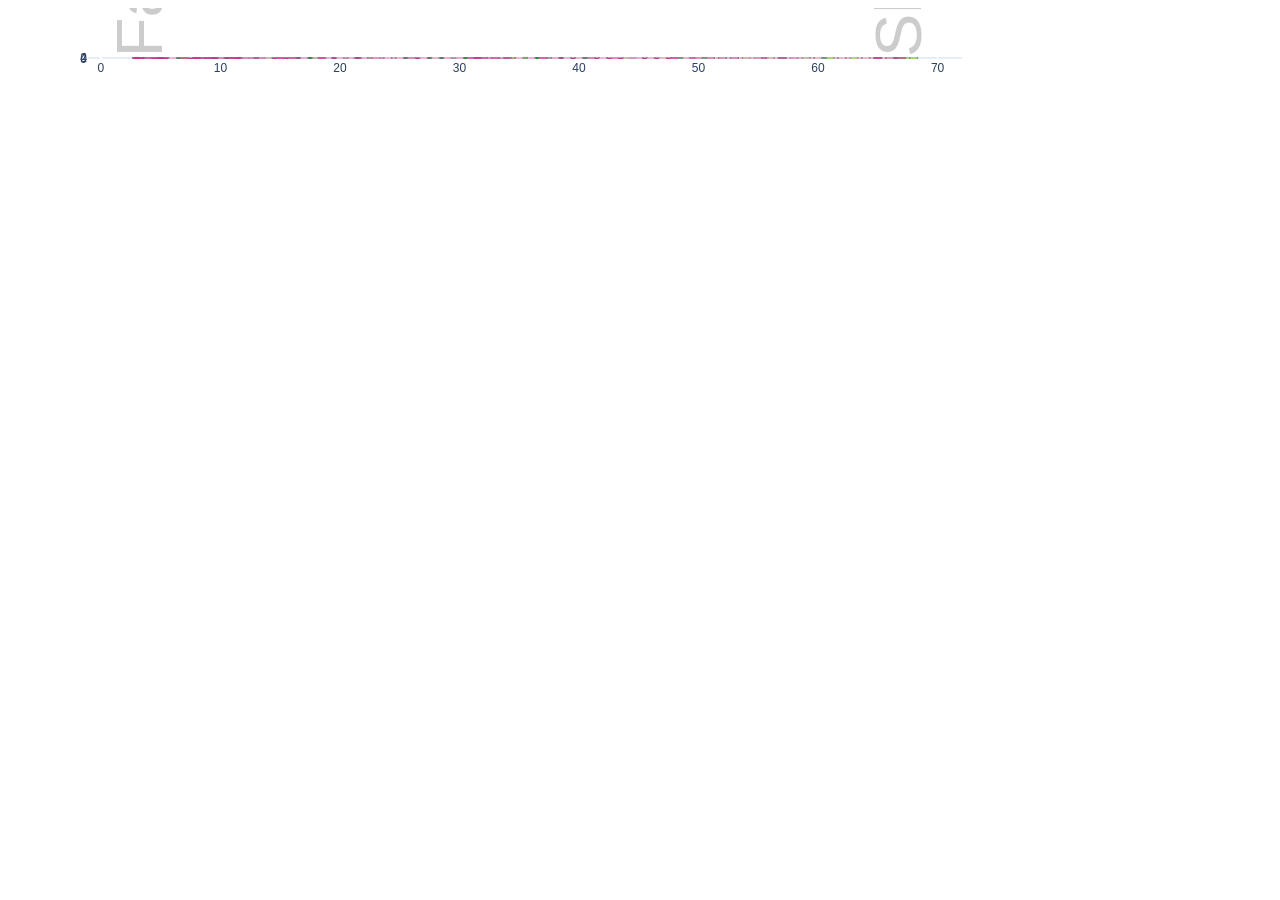
<file: dev/interactive_plots/F4_.html>
<!DOCTYPE html>
<html>
<head>
    <script src="https://cdn.plot.ly/plotly-latest.min.js"></script>
    <style>
        .container {
            margin: 0 auto;
        }
        #plot {
            height: 10vh;
        }
        .hover-popup {
            position: absolute;
            background-color: white;
            border: 2px solid white;
            padding: 5px;
            z-index: 1000;
            display: none;
            box-shadow: 0 2px 10px rgba(0,0,0,0.1);
        }
    </style>
</head>
<body>
    <div class="container">
        <div id="plot"></div>
        <div id="hover-popup" class="hover-popup">
            <video id="popup-video" 
                   style="width: 400px; height: 400px; object-fit: cover; object-position: center top;" 
                   autoplay loop muted playsinline>
            </video>
        </div>
    </div>
    <script>
        // Load the Plotly figure
        const figure = {"data":[{"boxmean":false,"boxpoints":false,"hoverinfo":"skip","marker":{"color":"#1a9641"},"name":"CTRL - WT - EC0","orientation":"h","showlegend":false,"width":0.6,"x":[28.0,32.0,29.0,33.0,38.5,33.0,25.0,20.0,24.0,18.0,33.0,17.0,25.0,23.0,21.0,27.0,17.0,40.0,31.0,34.0,41.0,30.0,36.5,21.0,19.0,34.0,37.5,33.0,16.0,17.0,19.0,20.5,41.0,54.0,23.0,44.0,6.0,4.0,24.0,30.5,33.0,35.5,33.0,36.5,57.0,29.5,60.5,41.0,14.0,41.0,24.0,36.5,21.0,24.5,21.0,51.0,67.0,18.0,19.0,24.0,28.0,24.0,32.0,19.0,52.0,40.5,27.0,25.0,26.0,18.0,30.5,11.0,24.0,25.0,48.0,25.5,10.5,21.5,29.0,22.0,28.5,32.0,36.0,20.0,47.0,5.0,8.0,34.0,18.0,33.0,21.0,26.0,10.0,26.0,17.0,9.5,17.0,15.0,20.0,24.0,16.5,10.0,22.5,37.5,23.0,30.0,21.0,36.0,20.0,16.0,24.5,23.0,34.0,19.0,42.0,15.0,28.0,21.0,23.0,22.0,41.0,27.5,47.0,35.0,24.0,23.0,30.0,21.0,29.0,48.0,10.0,20.0,26.0,25.0,21.0,29.5,24.0,20.0,57.0,13.0,66.0,10.0,24.0,19.0,16.0,28.0,20.0,23.0,24.0,40.0,21.0,28.0,36.0,40.0,47.0,29.0,26.0,15.0,22.0,16.0,28.0,45.0,21.0,17.5,53.0,29.0,21.0,25.0,19.0,40.0,27.0,30.0,55.0,50.0,34.0,41.0,26.0,40.0,22.0,19.0,26.0,41.0,21.0,23.0,23.0,30.0,4.0,7.0,26.0,31.0,11.0,24.0,16.0,18.0,30.0,15.0,14.0,30.0,20.0,27.0,4.0,6.0,10.0,19.0,10.0,24.0,44.0,24.0,52.0,29.0,17.0,18.0,29.0,30.0,17.5,15.0,23.0,21.0,45.0,35.5,22.0,21.0,23.0,16.0,19.0,20.0,21.0,27.0,24.0,22.0,23.0,23.0,35.0,33.0,32.0,30.0,25.0,41.0,31.0,20.0,30.0,35.5,31.5,19.0,24.0,48.0,37.0,17.0,25.0,23.0,34.0,5.0,18.0,21.0,20.0,19.0,29.0,15.0,19.0,19.0,25.0,66.0,20.0,25.0,13.0,21.0,27.0,33.0,49.0,32.0,28.0,51.0,29.0,27.0,19.0,20.0,26.0,22.0,23.0,35.0,16.0,14.0,26.0,49.0,10.0,49.0,68.0,24.0,36.0,34.0,31.0,60.0,18.0,17.0,27.0,36.5,7.0,44.0,19.0,19.0,14.0,34.0,23.0,20.0,6.0,20.0,30.0,59.0,48.0,44.0,10.0,30.0,28.0,15.0,13.0,33.0,21.0,36.0,36.0,19.0,20.0,17.0,25.0,23.0,23.0,34.0,13.0,22.0,18.0,37.0,17.5,18.0,26.0,46.0,47.0,31.0,25.0,24.0,25.0,21.0,29.0,27.0,15.0,24.0,25.0,27.0,31.5,30.0,31.0,44.0,53.0,17.0,19.0,20.0,31.0,23.0,48.5,50.5,24.0,6.5,17.0,24.0,16.0,33.0,20.0,31.0,29.0,25.0,33.0,17.0,15.0,13.0],"y":[4.81,4.81,4.81,4.81,4.81,4.81,4.81,4.81,4.81,4.81,4.81,4.81,4.81,4.81,4.81,4.81,4.81,4.81,4.81,4.81,4.81,4.81,4.81,4.81,4.81,4.81,4.81,4.81,4.81,4.81,4.81,4.81,4.81,4.81,4.81,4.81,4.81,4.81,4.81,4.81,4.81,4.81,4.81,4.81,4.81,4.81,4.81,4.81,4.81,4.81,4.81,4.81,4.81,4.81,4.81,4.81,4.81,4.81,4.81,4.81,4.81,4.81,4.81,4.81,4.81,4.81,4.81,4.81,4.81,4.81,4.81,4.81,4.81,4.81,4.81,4.81,4.81,4.81,4.81,4.81,4.81,4.81,4.81,4.81,4.81,4.81,4.81,4.81,4.81,4.81,4.81,4.81,4.81,4.81,4.81,4.81,4.81,4.81,4.81,4.81,4.81,4.81,4.81,4.81,4.81,4.81,4.81,4.81,4.81,4.81,4.81,4.81,4.81,4.81,4.81,4.81,4.81,4.81,4.81,4.81,4.81,4.81,4.81,4.81,4.81,4.81,4.81,4.81,4.81,4.81,4.81,4.81,4.81,4.81,4.81,4.81,4.81,4.81,4.81,4.81,4.81,4.81,4.81,4.81,4.81,4.81,4.81,4.81,4.81,4.81,4.81,4.81,4.81,4.81,4.81,4.81,4.81,4.81,4.81,4.81,4.81,4.81,4.81,4.81,4.81,4.81,4.81,4.81,4.81,4.81,4.81,4.81,4.81,4.81,4.81,4.81,4.81,4.81,4.81,4.81,4.81,4.81,4.81,4.81,4.81,4.81,4.81,4.81,4.81,4.81,4.81,4.81,4.81,4.81,4.81,4.81,4.81,4.81,4.81,4.81,4.81,4.81,4.81,4.81,4.81,4.81,4.81,4.81,4.81,4.81,4.81,4.81,4.81,4.81,4.81,4.81,4.81,4.81,4.81,4.81,4.81,4.81,4.81,4.81,4.81,4.81,4.81,4.81,4.81,4.81,4.81,4.81,4.81,4.81,4.81,4.81,4.81,4.81,4.81,4.81,4.81,4.81,4.81,4.81,4.81,4.81,4.81,4.81,4.81,4.81,4.81,4.81,4.81,4.81,4.81,4.81,4.81,4.81,4.81,4.81,4.81,4.81,4.81,4.81,4.81,4.81,4.81,4.81,4.81,4.81,4.81,4.81,4.81,4.81,4.81,4.81,4.81,4.81,4.81,4.81,4.81,4.81,4.81,4.81,4.81,4.81,4.81,4.81,4.81,4.81,4.81,4.81,4.81,4.81,4.81,4.81,4.81,4.81,4.81,4.81,4.81,4.81,4.81,4.81,4.81,4.81,4.81,4.81,4.81,4.81,4.81,4.81,4.81,4.81,4.81,4.81,4.81,4.81,4.81,4.81,4.81,4.81,4.81,4.81,4.81,4.81,4.81,4.81,4.81,4.81,4.81,4.81,4.81,4.81,4.81,4.81,4.81,4.81,4.81,4.81,4.81,4.81,4.81,4.81,4.81,4.81,4.81,4.81,4.81,4.81,4.81,4.81,4.81,4.81,4.81,4.81,4.81,4.81,4.81,4.81,4.81,4.81,4.81,4.81,4.81,4.81,4.81,4.81,4.81,4.81,4.81,4.81],"type":"box","xaxis":"x","yaxis":"y"},{"customdata":["https:\u002f\u002fs3.eu-west-2.amazonaws.com\u002fmacrohet.glimpses\u002fvideos\u002f1.3.5.PS0000_glimpse_graph.mp4","https:\u002f\u002fs3.eu-west-2.amazonaws.com\u002fmacrohet.glimpses\u002fvideos\u002f1011.3.4.ND0002_glimpse_graph.mp4","https:\u002f\u002fs3.eu-west-2.amazonaws.com\u002fmacrohet.glimpses\u002fvideos\u002f104.4.5.PS0000_glimpse_graph.mp4","https:\u002f\u002fs3.eu-west-2.amazonaws.com\u002fmacrohet.glimpses\u002fvideos\u002f104.4.5.PS0000_glimpse_graph.mp4","https:\u002f\u002fs3.eu-west-2.amazonaws.com\u002fmacrohet.glimpses\u002fvideos\u002f105.3.3.ND0003_glimpse_graph.mp4","https:\u002f\u002fs3.eu-west-2.amazonaws.com\u002fmacrohet.glimpses\u002fvideos\u002f105.6.5.PS0000_glimpse_graph.mp4","https:\u002f\u002fs3.eu-west-2.amazonaws.com\u002fmacrohet.glimpses\u002fvideos\u002f105.6.5.PS0000_glimpse_graph.mp4","https:\u002f\u002fs3.eu-west-2.amazonaws.com\u002fmacrohet.glimpses\u002fvideos\u002f106.4.5.PS0000_glimpse_graph.mp4","https:\u002f\u002fs3.eu-west-2.amazonaws.com\u002fmacrohet.glimpses\u002fvideos\u002f106.4.5.PS0000_glimpse_graph.mp4","https:\u002f\u002fs3.eu-west-2.amazonaws.com\u002fmacrohet.glimpses\u002fvideos\u002f106.5.5.PS0000_glimpse_graph.mp4","https:\u002f\u002fs3.eu-west-2.amazonaws.com\u002fmacrohet.glimpses\u002fvideos\u002f106.5.5.PS0000_glimpse_graph.mp4","https:\u002f\u002fs3.eu-west-2.amazonaws.com\u002fmacrohet.glimpses\u002fvideos\u002f108.5.5.PS0000_glimpse_graph.mp4","https:\u002f\u002fs3.eu-west-2.amazonaws.com\u002fmacrohet.glimpses\u002fvideos\u002f108.5.5.PS0000_glimpse_graph.mp4","https:\u002f\u002fs3.eu-west-2.amazonaws.com\u002fmacrohet.glimpses\u002fvideos\u002f108.5.5.PS0000_glimpse_graph.mp4","https:\u002f\u002fs3.eu-west-2.amazonaws.com\u002fmacrohet.glimpses\u002fvideos\u002f109.5.5.PS0000_glimpse_graph.mp4","https:\u002f\u002fs3.eu-west-2.amazonaws.com\u002fmacrohet.glimpses\u002fvideos\u002f109.5.5.PS0000_glimpse_graph.mp4","https:\u002f\u002fs3.eu-west-2.amazonaws.com\u002fmacrohet.glimpses\u002fvideos\u002f109.5.5.PS0000_glimpse_graph.mp4","https:\u002f\u002fs3.eu-west-2.amazonaws.com\u002fmacrohet.glimpses\u002fvideos\u002f111.3.3.ND0003_glimpse_graph.mp4","https:\u002f\u002fs3.eu-west-2.amazonaws.com\u002fmacrohet.glimpses\u002fvideos\u002f1133.4.4.ND0003_glimpse_graph.mp4","https:\u002f\u002fs3.eu-west-2.amazonaws.com\u002fmacrohet.glimpses\u002fvideos\u002f115.3.5.PS0000_glimpse_graph.mp4","https:\u002f\u002fs3.eu-west-2.amazonaws.com\u002fmacrohet.glimpses\u002fvideos\u002f117.3.5.PS0000_glimpse_graph.mp4","https:\u002f\u002fs3.eu-west-2.amazonaws.com\u002fmacrohet.glimpses\u002fvideos\u002f121.4.5.PS0000_glimpse_graph.mp4","https:\u002f\u002fs3.eu-west-2.amazonaws.com\u002fmacrohet.glimpses\u002fvideos\u002f123.4.4.ND0003_glimpse_graph.mp4","https:\u002f\u002fs3.eu-west-2.amazonaws.com\u002fmacrohet.glimpses\u002fvideos\u002f1270.3.4.ND0002_glimpse_graph.mp4","https:\u002f\u002fs3.eu-west-2.amazonaws.com\u002fmacrohet.glimpses\u002fvideos\u002f130.6.5.PS0000_glimpse_graph.mp4","https:\u002f\u002fs3.eu-west-2.amazonaws.com\u002fmacrohet.glimpses\u002fvideos\u002f130.6.5.PS0000_glimpse_graph.mp4","https:\u002f\u002fs3.eu-west-2.amazonaws.com\u002fmacrohet.glimpses\u002fvideos\u002f1303.4.4.ND0002_glimpse_graph.mp4","https:\u002f\u002fs3.eu-west-2.amazonaws.com\u002fmacrohet.glimpses\u002fvideos\u002f1311.4.3.ND0002_glimpse_graph.mp4","https:\u002f\u002fs3.eu-west-2.amazonaws.com\u002fmacrohet.glimpses\u002fvideos\u002f134.3.5.PS0000_glimpse_graph.mp4","https:\u002f\u002fs3.eu-west-2.amazonaws.com\u002fmacrohet.glimpses\u002fvideos\u002f134.3.5.PS0000_glimpse_graph.mp4","https:\u002f\u002fs3.eu-west-2.amazonaws.com\u002fmacrohet.glimpses\u002fvideos\u002f134.3.5.PS0000_glimpse_graph.mp4","https:\u002f\u002fs3.eu-west-2.amazonaws.com\u002fmacrohet.glimpses\u002fvideos\u002f134.4.4.ND0003_glimpse_graph.mp4","https:\u002f\u002fs3.eu-west-2.amazonaws.com\u002fmacrohet.glimpses\u002fvideos\u002f134.4.4.ND0003_glimpse_graph.mp4","https:\u002f\u002fs3.eu-west-2.amazonaws.com\u002fmacrohet.glimpses\u002fvideos\u002f136.5.5.PS0000_glimpse_graph.mp4","https:\u002f\u002fs3.eu-west-2.amazonaws.com\u002fmacrohet.glimpses\u002fvideos\u002f1361.3.4.ND0002_glimpse_graph.mp4","https:\u002f\u002fs3.eu-west-2.amazonaws.com\u002fmacrohet.glimpses\u002fvideos\u002f1369.4.4.ND0002_glimpse_graph.mp4","https:\u002f\u002fs3.eu-west-2.amazonaws.com\u002fmacrohet.glimpses\u002fvideos\u002f1447.4.4.ND0003_glimpse_graph.mp4","https:\u002f\u002fs3.eu-west-2.amazonaws.com\u002fmacrohet.glimpses\u002fvideos\u002f1447.4.4.ND0003_glimpse_graph.mp4","https:\u002f\u002fs3.eu-west-2.amazonaws.com\u002fmacrohet.glimpses\u002fvideos\u002f1447.4.4.ND0003_glimpse_graph.mp4","https:\u002f\u002fs3.eu-west-2.amazonaws.com\u002fmacrohet.glimpses\u002fvideos\u002f1453.4.4.ND0003_glimpse_graph.mp4","https:\u002f\u002fs3.eu-west-2.amazonaws.com\u002fmacrohet.glimpses\u002fvideos\u002f146.6.5.PS0000_glimpse_graph.mp4","https:\u002f\u002fs3.eu-west-2.amazonaws.com\u002fmacrohet.glimpses\u002fvideos\u002f1472.4.4.ND0003_glimpse_graph.mp4","https:\u002f\u002fs3.eu-west-2.amazonaws.com\u002fmacrohet.glimpses\u002fvideos\u002f1538.3.4.ND0003_glimpse_graph.mp4","https:\u002f\u002fs3.eu-west-2.amazonaws.com\u002fmacrohet.glimpses\u002fvideos\u002f156.3.3.ND0003_glimpse_graph.mp4","https:\u002f\u002fs3.eu-west-2.amazonaws.com\u002fmacrohet.glimpses\u002fvideos\u002f160.4.5.PS0000_glimpse_graph.mp4","https:\u002f\u002fs3.eu-west-2.amazonaws.com\u002fmacrohet.glimpses\u002fvideos\u002f1622.4.3.ND0003_glimpse_graph.mp4","https:\u002f\u002fs3.eu-west-2.amazonaws.com\u002fmacrohet.glimpses\u002fvideos\u002f166.4.4.ND0003_glimpse_graph.mp4","https:\u002f\u002fs3.eu-west-2.amazonaws.com\u002fmacrohet.glimpses\u002fvideos\u002f167.4.5.PS0000_glimpse_graph.mp4","https:\u002f\u002fs3.eu-west-2.amazonaws.com\u002fmacrohet.glimpses\u002fvideos\u002f167.4.5.PS0000_glimpse_graph.mp4","https:\u002f\u002fs3.eu-west-2.amazonaws.com\u002fmacrohet.glimpses\u002fvideos\u002f169.6.5.PS0000_glimpse_graph.mp4","https:\u002f\u002fs3.eu-west-2.amazonaws.com\u002fmacrohet.glimpses\u002fvideos\u002f171.3.3.ND0003_glimpse_graph.mp4","https:\u002f\u002fs3.eu-west-2.amazonaws.com\u002fmacrohet.glimpses\u002fvideos\u002f1743.3.3.ND0002_glimpse_graph.mp4","https:\u002f\u002fs3.eu-west-2.amazonaws.com\u002fmacrohet.glimpses\u002fvideos\u002f1765.4.3.ND0003_glimpse_graph.mp4","https:\u002f\u002fs3.eu-west-2.amazonaws.com\u002fmacrohet.glimpses\u002fvideos\u002f1765.4.3.ND0003_glimpse_graph.mp4","https:\u002f\u002fs3.eu-west-2.amazonaws.com\u002fmacrohet.glimpses\u002fvideos\u002f1807.3.4.ND0002_glimpse_graph.mp4","https:\u002f\u002fs3.eu-west-2.amazonaws.com\u002fmacrohet.glimpses\u002fvideos\u002f181.4.5.PS0000_glimpse_graph.mp4","https:\u002f\u002fs3.eu-west-2.amazonaws.com\u002fmacrohet.glimpses\u002fvideos\u002f183.3.4.ND0002_glimpse_graph.mp4","https:\u002f\u002fs3.eu-west-2.amazonaws.com\u002fmacrohet.glimpses\u002fvideos\u002f19.4.5.PS0000_glimpse_graph.mp4","https:\u002f\u002fs3.eu-west-2.amazonaws.com\u002fmacrohet.glimpses\u002fvideos\u002f19.4.5.PS0000_glimpse_graph.mp4","https:\u002f\u002fs3.eu-west-2.amazonaws.com\u002fmacrohet.glimpses\u002fvideos\u002f19.4.5.PS0000_glimpse_graph.mp4","https:\u002f\u002fs3.eu-west-2.amazonaws.com\u002fmacrohet.glimpses\u002fvideos\u002f194.3.5.PS0000_glimpse_graph.mp4","https:\u002f\u002fs3.eu-west-2.amazonaws.com\u002fmacrohet.glimpses\u002fvideos\u002f194.3.5.PS0000_glimpse_graph.mp4","https:\u002f\u002fs3.eu-west-2.amazonaws.com\u002fmacrohet.glimpses\u002fvideos\u002f197.3.5.PS0000_glimpse_graph.mp4","https:\u002f\u002fs3.eu-west-2.amazonaws.com\u002fmacrohet.glimpses\u002fvideos\u002f197.3.5.PS0000_glimpse_graph.mp4","https:\u002f\u002fs3.eu-west-2.amazonaws.com\u002fmacrohet.glimpses\u002fvideos\u002f198.4.4.ND0002_glimpse_graph.mp4","https:\u002f\u002fs3.eu-west-2.amazonaws.com\u002fmacrohet.glimpses\u002fvideos\u002f1986.4.4.ND0003_glimpse_graph.mp4","https:\u002f\u002fs3.eu-west-2.amazonaws.com\u002fmacrohet.glimpses\u002fvideos\u002f202.4.5.PS0000_glimpse_graph.mp4","https:\u002f\u002fs3.eu-west-2.amazonaws.com\u002fmacrohet.glimpses\u002fvideos\u002f202.4.5.PS0000_glimpse_graph.mp4","https:\u002f\u002fs3.eu-west-2.amazonaws.com\u002fmacrohet.glimpses\u002fvideos\u002f205.4.5.PS0000_glimpse_graph.mp4","https:\u002f\u002fs3.eu-west-2.amazonaws.com\u002fmacrohet.glimpses\u002fvideos\u002f205.4.5.PS0000_glimpse_graph.mp4","https:\u002f\u002fs3.eu-west-2.amazonaws.com\u002fmacrohet.glimpses\u002fvideos\u002f2061.4.3.ND0002_glimpse_graph.mp4","https:\u002f\u002fs3.eu-west-2.amazonaws.com\u002fmacrohet.glimpses\u002fvideos\u002f210.3.5.PS0000_glimpse_graph.mp4","https:\u002f\u002fs3.eu-west-2.amazonaws.com\u002fmacrohet.glimpses\u002fvideos\u002f210.3.5.PS0000_glimpse_graph.mp4","https:\u002f\u002fs3.eu-west-2.amazonaws.com\u002fmacrohet.glimpses\u002fvideos\u002f210.3.5.PS0000_glimpse_graph.mp4","https:\u002f\u002fs3.eu-west-2.amazonaws.com\u002fmacrohet.glimpses\u002fvideos\u002f211.5.5.PS0000_glimpse_graph.mp4","https:\u002f\u002fs3.eu-west-2.amazonaws.com\u002fmacrohet.glimpses\u002fvideos\u002f2120.3.3.ND0003_glimpse_graph.mp4","https:\u002f\u002fs3.eu-west-2.amazonaws.com\u002fmacrohet.glimpses\u002fvideos\u002f213.3.3.ND0003_glimpse_graph.mp4","https:\u002f\u002fs3.eu-west-2.amazonaws.com\u002fmacrohet.glimpses\u002fvideos\u002f213.3.3.ND0003_glimpse_graph.mp4","https:\u002f\u002fs3.eu-west-2.amazonaws.com\u002fmacrohet.glimpses\u002fvideos\u002f2253.3.4.ND0003_glimpse_graph.mp4","https:\u002f\u002fs3.eu-west-2.amazonaws.com\u002fmacrohet.glimpses\u002fvideos\u002f226.3.3.ND0002_glimpse_graph.mp4","https:\u002f\u002fs3.eu-west-2.amazonaws.com\u002fmacrohet.glimpses\u002fvideos\u002f226.3.3.ND0002_glimpse_graph.mp4","https:\u002f\u002fs3.eu-west-2.amazonaws.com\u002fmacrohet.glimpses\u002fvideos\u002f23.3.3.ND0002_glimpse_graph.mp4","https:\u002f\u002fs3.eu-west-2.amazonaws.com\u002fmacrohet.glimpses\u002fvideos\u002f239.4.5.PS0000_glimpse_graph.mp4","https:\u002f\u002fs3.eu-west-2.amazonaws.com\u002fmacrohet.glimpses\u002fvideos\u002f239.4.5.PS0000_glimpse_graph.mp4","https:\u002f\u002fs3.eu-west-2.amazonaws.com\u002fmacrohet.glimpses\u002fvideos\u002f247.3.5.PS0000_glimpse_graph.mp4","https:\u002f\u002fs3.eu-west-2.amazonaws.com\u002fmacrohet.glimpses\u002fvideos\u002f247.3.5.PS0000_glimpse_graph.mp4","https:\u002f\u002fs3.eu-west-2.amazonaws.com\u002fmacrohet.glimpses\u002fvideos\u002f247.3.5.PS0000_glimpse_graph.mp4","https:\u002f\u002fs3.eu-west-2.amazonaws.com\u002fmacrohet.glimpses\u002fvideos\u002f2494.4.3.ND0003_glimpse_graph.mp4","https:\u002f\u002fs3.eu-west-2.amazonaws.com\u002fmacrohet.glimpses\u002fvideos\u002f25.4.5.PS0000_glimpse_graph.mp4","https:\u002f\u002fs3.eu-west-2.amazonaws.com\u002fmacrohet.glimpses\u002fvideos\u002f25.4.5.PS0000_glimpse_graph.mp4","https:\u002f\u002fs3.eu-west-2.amazonaws.com\u002fmacrohet.glimpses\u002fvideos\u002f252.3.5.PS0000_glimpse_graph.mp4","https:\u002f\u002fs3.eu-west-2.amazonaws.com\u002fmacrohet.glimpses\u002fvideos\u002f252.3.5.PS0000_glimpse_graph.mp4","https:\u002f\u002fs3.eu-west-2.amazonaws.com\u002fmacrohet.glimpses\u002fvideos\u002f2524.3.3.ND0003_glimpse_graph.mp4","https:\u002f\u002fs3.eu-west-2.amazonaws.com\u002fmacrohet.glimpses\u002fvideos\u002f254.3.5.PS0000_glimpse_graph.mp4","https:\u002f\u002fs3.eu-west-2.amazonaws.com\u002fmacrohet.glimpses\u002fvideos\u002f254.3.5.PS0000_glimpse_graph.mp4","https:\u002f\u002fs3.eu-west-2.amazonaws.com\u002fmacrohet.glimpses\u002fvideos\u002f256.3.3.ND0003_glimpse_graph.mp4","https:\u002f\u002fs3.eu-west-2.amazonaws.com\u002fmacrohet.glimpses\u002fvideos\u002f256.3.3.ND0003_glimpse_graph.mp4","https:\u002f\u002fs3.eu-west-2.amazonaws.com\u002fmacrohet.glimpses\u002fvideos\u002f256.3.3.ND0003_glimpse_graph.mp4","https:\u002f\u002fs3.eu-west-2.amazonaws.com\u002fmacrohet.glimpses\u002fvideos\u002f256.5.5.PS0000_glimpse_graph.mp4","https:\u002f\u002fs3.eu-west-2.amazonaws.com\u002fmacrohet.glimpses\u002fvideos\u002f256.5.5.PS0000_glimpse_graph.mp4","https:\u002f\u002fs3.eu-west-2.amazonaws.com\u002fmacrohet.glimpses\u002fvideos\u002f2563.4.3.ND0002_glimpse_graph.mp4","https:\u002f\u002fs3.eu-west-2.amazonaws.com\u002fmacrohet.glimpses\u002fvideos\u002f2563.4.3.ND0002_glimpse_graph.mp4","https:\u002f\u002fs3.eu-west-2.amazonaws.com\u002fmacrohet.glimpses\u002fvideos\u002f2563.4.3.ND0003_glimpse_graph.mp4","https:\u002f\u002fs3.eu-west-2.amazonaws.com\u002fmacrohet.glimpses\u002fvideos\u002f261.4.4.ND0003_glimpse_graph.mp4","https:\u002f\u002fs3.eu-west-2.amazonaws.com\u002fmacrohet.glimpses\u002fvideos\u002f263.4.3.ND0003_glimpse_graph.mp4","https:\u002f\u002fs3.eu-west-2.amazonaws.com\u002fmacrohet.glimpses\u002fvideos\u002f266.5.5.PS0000_glimpse_graph.mp4","https:\u002f\u002fs3.eu-west-2.amazonaws.com\u002fmacrohet.glimpses\u002fvideos\u002f266.5.5.PS0000_glimpse_graph.mp4","https:\u002f\u002fs3.eu-west-2.amazonaws.com\u002fmacrohet.glimpses\u002fvideos\u002f268.3.5.PS0000_glimpse_graph.mp4","https:\u002f\u002fs3.eu-west-2.amazonaws.com\u002fmacrohet.glimpses\u002fvideos\u002f268.3.5.PS0000_glimpse_graph.mp4","https:\u002f\u002fs3.eu-west-2.amazonaws.com\u002fmacrohet.glimpses\u002fvideos\u002f272.3.5.PS0000_glimpse_graph.mp4","https:\u002f\u002fs3.eu-west-2.amazonaws.com\u002fmacrohet.glimpses\u002fvideos\u002f2720.3.4.ND0003_glimpse_graph.mp4","https:\u002f\u002fs3.eu-west-2.amazonaws.com\u002fmacrohet.glimpses\u002fvideos\u002f278.5.5.PS0000_glimpse_graph.mp4","https:\u002f\u002fs3.eu-west-2.amazonaws.com\u002fmacrohet.glimpses\u002fvideos\u002f283.6.5.PS0000_glimpse_graph.mp4","https:\u002f\u002fs3.eu-west-2.amazonaws.com\u002fmacrohet.glimpses\u002fvideos\u002f283.6.5.PS0000_glimpse_graph.mp4","https:\u002f\u002fs3.eu-west-2.amazonaws.com\u002fmacrohet.glimpses\u002fvideos\u002f284.6.5.PS0000_glimpse_graph.mp4","https:\u002f\u002fs3.eu-west-2.amazonaws.com\u002fmacrohet.glimpses\u002fvideos\u002f289.3.5.PS0000_glimpse_graph.mp4","https:\u002f\u002fs3.eu-west-2.amazonaws.com\u002fmacrohet.glimpses\u002fvideos\u002f289.3.5.PS0000_glimpse_graph.mp4","https:\u002f\u002fs3.eu-west-2.amazonaws.com\u002fmacrohet.glimpses\u002fvideos\u002f291.5.5.PS0000_glimpse_graph.mp4","https:\u002f\u002fs3.eu-west-2.amazonaws.com\u002fmacrohet.glimpses\u002fvideos\u002f291.5.5.PS0000_glimpse_graph.mp4","https:\u002f\u002fs3.eu-west-2.amazonaws.com\u002fmacrohet.glimpses\u002fvideos\u002f291.5.5.PS0000_glimpse_graph.mp4","https:\u002f\u002fs3.eu-west-2.amazonaws.com\u002fmacrohet.glimpses\u002fvideos\u002f2937.4.3.ND0003_glimpse_graph.mp4","https:\u002f\u002fs3.eu-west-2.amazonaws.com\u002fmacrohet.glimpses\u002fvideos\u002f2953.3.3.ND0003_glimpse_graph.mp4","https:\u002f\u002fs3.eu-west-2.amazonaws.com\u002fmacrohet.glimpses\u002fvideos\u002f298.5.5.PS0000_glimpse_graph.mp4","https:\u002f\u002fs3.eu-west-2.amazonaws.com\u002fmacrohet.glimpses\u002fvideos\u002f2980.4.4.ND0003_glimpse_graph.mp4","https:\u002f\u002fs3.eu-west-2.amazonaws.com\u002fmacrohet.glimpses\u002fvideos\u002f299.4.5.PS0000_glimpse_graph.mp4","https:\u002f\u002fs3.eu-west-2.amazonaws.com\u002fmacrohet.glimpses\u002fvideos\u002f299.4.5.PS0000_glimpse_graph.mp4","https:\u002f\u002fs3.eu-west-2.amazonaws.com\u002fmacrohet.glimpses\u002fvideos\u002f30.5.5.PS0000_glimpse_graph.mp4","https:\u002f\u002fs3.eu-west-2.amazonaws.com\u002fmacrohet.glimpses\u002fvideos\u002f301.4.5.PS0000_glimpse_graph.mp4","https:\u002f\u002fs3.eu-west-2.amazonaws.com\u002fmacrohet.glimpses\u002fvideos\u002f301.4.5.PS0000_glimpse_graph.mp4","https:\u002f\u002fs3.eu-west-2.amazonaws.com\u002fmacrohet.glimpses\u002fvideos\u002f301.5.5.PS0000_glimpse_graph.mp4","https:\u002f\u002fs3.eu-west-2.amazonaws.com\u002fmacrohet.glimpses\u002fvideos\u002f301.5.5.PS0000_glimpse_graph.mp4","https:\u002f\u002fs3.eu-west-2.amazonaws.com\u002fmacrohet.glimpses\u002fvideos\u002f302.3.5.PS0000_glimpse_graph.mp4","https:\u002f\u002fs3.eu-west-2.amazonaws.com\u002fmacrohet.glimpses\u002fvideos\u002f302.3.5.PS0000_glimpse_graph.mp4","https:\u002f\u002fs3.eu-west-2.amazonaws.com\u002fmacrohet.glimpses\u002fvideos\u002f304.5.5.PS0000_glimpse_graph.mp4","https:\u002f\u002fs3.eu-west-2.amazonaws.com\u002fmacrohet.glimpses\u002fvideos\u002f304.5.5.PS0000_glimpse_graph.mp4","https:\u002f\u002fs3.eu-west-2.amazonaws.com\u002fmacrohet.glimpses\u002fvideos\u002f305.3.3.ND0002_glimpse_graph.mp4","https:\u002f\u002fs3.eu-west-2.amazonaws.com\u002fmacrohet.glimpses\u002fvideos\u002f309.5.5.PS0000_glimpse_graph.mp4","https:\u002f\u002fs3.eu-west-2.amazonaws.com\u002fmacrohet.glimpses\u002fvideos\u002f309.5.5.PS0000_glimpse_graph.mp4","https:\u002f\u002fs3.eu-west-2.amazonaws.com\u002fmacrohet.glimpses\u002fvideos\u002f319.3.5.PS0000_glimpse_graph.mp4","https:\u002f\u002fs3.eu-west-2.amazonaws.com\u002fmacrohet.glimpses\u002fvideos\u002f321.4.3.ND0002_glimpse_graph.mp4","https:\u002f\u002fs3.eu-west-2.amazonaws.com\u002fmacrohet.glimpses\u002fvideos\u002f322.6.5.PS0000_glimpse_graph.mp4","https:\u002f\u002fs3.eu-west-2.amazonaws.com\u002fmacrohet.glimpses\u002fvideos\u002f327.6.5.PS0000_glimpse_graph.mp4","https:\u002f\u002fs3.eu-west-2.amazonaws.com\u002fmacrohet.glimpses\u002fvideos\u002f327.6.5.PS0000_glimpse_graph.mp4","https:\u002f\u002fs3.eu-west-2.amazonaws.com\u002fmacrohet.glimpses\u002fvideos\u002f327.6.5.PS0000_glimpse_graph.mp4","https:\u002f\u002fs3.eu-west-2.amazonaws.com\u002fmacrohet.glimpses\u002fvideos\u002f327.6.5.PS0000_glimpse_graph.mp4","https:\u002f\u002fs3.eu-west-2.amazonaws.com\u002fmacrohet.glimpses\u002fvideos\u002f328.4.5.PS0000_glimpse_graph.mp4","https:\u002f\u002fs3.eu-west-2.amazonaws.com\u002fmacrohet.glimpses\u002fvideos\u002f330.3.5.PS0000_glimpse_graph.mp4","https:\u002f\u002fs3.eu-west-2.amazonaws.com\u002fmacrohet.glimpses\u002fvideos\u002f330.3.5.PS0000_glimpse_graph.mp4","https:\u002f\u002fs3.eu-west-2.amazonaws.com\u002fmacrohet.glimpses\u002fvideos\u002f330.3.5.PS0000_glimpse_graph.mp4","https:\u002f\u002fs3.eu-west-2.amazonaws.com\u002fmacrohet.glimpses\u002fvideos\u002f331.3.5.PS0000_glimpse_graph.mp4","https:\u002f\u002fs3.eu-west-2.amazonaws.com\u002fmacrohet.glimpses\u002fvideos\u002f331.3.5.PS0000_glimpse_graph.mp4","https:\u002f\u002fs3.eu-west-2.amazonaws.com\u002fmacrohet.glimpses\u002fvideos\u002f333.4.5.PS0000_glimpse_graph.mp4","https:\u002f\u002fs3.eu-west-2.amazonaws.com\u002fmacrohet.glimpses\u002fvideos\u002f333.4.5.PS0000_glimpse_graph.mp4","https:\u002f\u002fs3.eu-west-2.amazonaws.com\u002fmacrohet.glimpses\u002fvideos\u002f334.3.5.PS0000_glimpse_graph.mp4","https:\u002f\u002fs3.eu-west-2.amazonaws.com\u002fmacrohet.glimpses\u002fvideos\u002f335.3.3.ND0003_glimpse_graph.mp4","https:\u002f\u002fs3.eu-west-2.amazonaws.com\u002fmacrohet.glimpses\u002fvideos\u002f335.3.5.PS0000_glimpse_graph.mp4","https:\u002f\u002fs3.eu-west-2.amazonaws.com\u002fmacrohet.glimpses\u002fvideos\u002f335.5.5.PS0000_glimpse_graph.mp4","https:\u002f\u002fs3.eu-west-2.amazonaws.com\u002fmacrohet.glimpses\u002fvideos\u002f335.5.5.PS0000_glimpse_graph.mp4","https:\u002f\u002fs3.eu-west-2.amazonaws.com\u002fmacrohet.glimpses\u002fvideos\u002f335.5.5.PS0000_glimpse_graph.mp4","https:\u002f\u002fs3.eu-west-2.amazonaws.com\u002fmacrohet.glimpses\u002fvideos\u002f34.3.3.ND0003_glimpse_graph.mp4","https:\u002f\u002fs3.eu-west-2.amazonaws.com\u002fmacrohet.glimpses\u002fvideos\u002f34.3.3.ND0003_glimpse_graph.mp4","https:\u002f\u002fs3.eu-west-2.amazonaws.com\u002fmacrohet.glimpses\u002fvideos\u002f341.3.5.PS0000_glimpse_graph.mp4","https:\u002f\u002fs3.eu-west-2.amazonaws.com\u002fmacrohet.glimpses\u002fvideos\u002f342.3.4.ND0003_glimpse_graph.mp4","https:\u002f\u002fs3.eu-west-2.amazonaws.com\u002fmacrohet.glimpses\u002fvideos\u002f342.3.4.ND0003_glimpse_graph.mp4","https:\u002f\u002fs3.eu-west-2.amazonaws.com\u002fmacrohet.glimpses\u002fvideos\u002f347.4.5.PS0000_glimpse_graph.mp4","https:\u002f\u002fs3.eu-west-2.amazonaws.com\u002fmacrohet.glimpses\u002fvideos\u002f35.5.5.PS0000_glimpse_graph.mp4","https:\u002f\u002fs3.eu-west-2.amazonaws.com\u002fmacrohet.glimpses\u002fvideos\u002f352.3.5.PS0000_glimpse_graph.mp4","https:\u002f\u002fs3.eu-west-2.amazonaws.com\u002fmacrohet.glimpses\u002fvideos\u002f352.3.5.PS0000_glimpse_graph.mp4","https:\u002f\u002fs3.eu-west-2.amazonaws.com\u002fmacrohet.glimpses\u002fvideos\u002f355.3.5.PS0000_glimpse_graph.mp4","https:\u002f\u002fs3.eu-west-2.amazonaws.com\u002fmacrohet.glimpses\u002fvideos\u002f355.3.5.PS0000_glimpse_graph.mp4","https:\u002f\u002fs3.eu-west-2.amazonaws.com\u002fmacrohet.glimpses\u002fvideos\u002f36.3.5.PS0000_glimpse_graph.mp4","https:\u002f\u002fs3.eu-west-2.amazonaws.com\u002fmacrohet.glimpses\u002fvideos\u002f36.3.5.PS0000_glimpse_graph.mp4","https:\u002f\u002fs3.eu-west-2.amazonaws.com\u002fmacrohet.glimpses\u002fvideos\u002f361.5.5.PS0000_glimpse_graph.mp4","https:\u002f\u002fs3.eu-west-2.amazonaws.com\u002fmacrohet.glimpses\u002fvideos\u002f362.5.5.PS0000_glimpse_graph.mp4","https:\u002f\u002fs3.eu-west-2.amazonaws.com\u002fmacrohet.glimpses\u002fvideos\u002f363.3.5.PS0000_glimpse_graph.mp4","https:\u002f\u002fs3.eu-west-2.amazonaws.com\u002fmacrohet.glimpses\u002fvideos\u002f363.5.5.PS0000_glimpse_graph.mp4","https:\u002f\u002fs3.eu-west-2.amazonaws.com\u002fmacrohet.glimpses\u002fvideos\u002f366.3.5.PS0000_glimpse_graph.mp4","https:\u002f\u002fs3.eu-west-2.amazonaws.com\u002fmacrohet.glimpses\u002fvideos\u002f366.3.5.PS0000_glimpse_graph.mp4","https:\u002f\u002fs3.eu-west-2.amazonaws.com\u002fmacrohet.glimpses\u002fvideos\u002f367.3.5.PS0000_glimpse_graph.mp4","https:\u002f\u002fs3.eu-west-2.amazonaws.com\u002fmacrohet.glimpses\u002fvideos\u002f367.3.5.PS0000_glimpse_graph.mp4","https:\u002f\u002fs3.eu-west-2.amazonaws.com\u002fmacrohet.glimpses\u002fvideos\u002f367.3.5.PS0000_glimpse_graph.mp4","https:\u002f\u002fs3.eu-west-2.amazonaws.com\u002fmacrohet.glimpses\u002fvideos\u002f368.6.5.PS0000_glimpse_graph.mp4","https:\u002f\u002fs3.eu-west-2.amazonaws.com\u002fmacrohet.glimpses\u002fvideos\u002f376.5.5.PS0000_glimpse_graph.mp4","https:\u002f\u002fs3.eu-west-2.amazonaws.com\u002fmacrohet.glimpses\u002fvideos\u002f376.5.5.PS0000_glimpse_graph.mp4","https:\u002f\u002fs3.eu-west-2.amazonaws.com\u002fmacrohet.glimpses\u002fvideos\u002f380.3.5.PS0000_glimpse_graph.mp4","https:\u002f\u002fs3.eu-west-2.amazonaws.com\u002fmacrohet.glimpses\u002fvideos\u002f380.3.5.PS0000_glimpse_graph.mp4","https:\u002f\u002fs3.eu-west-2.amazonaws.com\u002fmacrohet.glimpses\u002fvideos\u002f382.4.5.PS0000_glimpse_graph.mp4","https:\u002f\u002fs3.eu-west-2.amazonaws.com\u002fmacrohet.glimpses\u002fvideos\u002f382.4.5.PS0000_glimpse_graph.mp4","https:\u002f\u002fs3.eu-west-2.amazonaws.com\u002fmacrohet.glimpses\u002fvideos\u002f382.4.5.PS0000_glimpse_graph.mp4","https:\u002f\u002fs3.eu-west-2.amazonaws.com\u002fmacrohet.glimpses\u002fvideos\u002f383.5.5.PS0000_glimpse_graph.mp4","https:\u002f\u002fs3.eu-west-2.amazonaws.com\u002fmacrohet.glimpses\u002fvideos\u002f388.6.5.PS0000_glimpse_graph.mp4","https:\u002f\u002fs3.eu-west-2.amazonaws.com\u002fmacrohet.glimpses\u002fvideos\u002f389.6.5.PS0000_glimpse_graph.mp4","https:\u002f\u002fs3.eu-west-2.amazonaws.com\u002fmacrohet.glimpses\u002fvideos\u002f391.6.5.PS0000_glimpse_graph.mp4","https:\u002f\u002fs3.eu-west-2.amazonaws.com\u002fmacrohet.glimpses\u002fvideos\u002f391.6.5.PS0000_glimpse_graph.mp4","https:\u002f\u002fs3.eu-west-2.amazonaws.com\u002fmacrohet.glimpses\u002fvideos\u002f391.6.5.PS0000_glimpse_graph.mp4","https:\u002f\u002fs3.eu-west-2.amazonaws.com\u002fmacrohet.glimpses\u002fvideos\u002f397.5.5.PS0000_glimpse_graph.mp4","https:\u002f\u002fs3.eu-west-2.amazonaws.com\u002fmacrohet.glimpses\u002fvideos\u002f397.5.5.PS0000_glimpse_graph.mp4","https:\u002f\u002fs3.eu-west-2.amazonaws.com\u002fmacrohet.glimpses\u002fvideos\u002f397.5.5.PS0000_glimpse_graph.mp4","https:\u002f\u002fs3.eu-west-2.amazonaws.com\u002fmacrohet.glimpses\u002fvideos\u002f400.4.5.PS0000_glimpse_graph.mp4","https:\u002f\u002fs3.eu-west-2.amazonaws.com\u002fmacrohet.glimpses\u002fvideos\u002f400.4.5.PS0000_glimpse_graph.mp4","https:\u002f\u002fs3.eu-west-2.amazonaws.com\u002fmacrohet.glimpses\u002fvideos\u002f401.3.5.PS0000_glimpse_graph.mp4","https:\u002f\u002fs3.eu-west-2.amazonaws.com\u002fmacrohet.glimpses\u002fvideos\u002f401.3.5.PS0000_glimpse_graph.mp4","https:\u002f\u002fs3.eu-west-2.amazonaws.com\u002fmacrohet.glimpses\u002fvideos\u002f401.3.5.PS0000_glimpse_graph.mp4","https:\u002f\u002fs3.eu-west-2.amazonaws.com\u002fmacrohet.glimpses\u002fvideos\u002f404.5.5.PS0000_glimpse_graph.mp4","https:\u002f\u002fs3.eu-west-2.amazonaws.com\u002fmacrohet.glimpses\u002fvideos\u002f404.5.5.PS0000_glimpse_graph.mp4","https:\u002f\u002fs3.eu-west-2.amazonaws.com\u002fmacrohet.glimpses\u002fvideos\u002f404.5.5.PS0000_glimpse_graph.mp4","https:\u002f\u002fs3.eu-west-2.amazonaws.com\u002fmacrohet.glimpses\u002fvideos\u002f411.4.5.PS0000_glimpse_graph.mp4","https:\u002f\u002fs3.eu-west-2.amazonaws.com\u002fmacrohet.glimpses\u002fvideos\u002f415.3.4.ND0003_glimpse_graph.mp4","https:\u002f\u002fs3.eu-west-2.amazonaws.com\u002fmacrohet.glimpses\u002fvideos\u002f419.5.5.PS0000_glimpse_graph.mp4","https:\u002f\u002fs3.eu-west-2.amazonaws.com\u002fmacrohet.glimpses\u002fvideos\u002f428.5.5.PS0000_glimpse_graph.mp4","https:\u002f\u002fs3.eu-west-2.amazonaws.com\u002fmacrohet.glimpses\u002fvideos\u002f428.5.5.PS0000_glimpse_graph.mp4","https:\u002f\u002fs3.eu-west-2.amazonaws.com\u002fmacrohet.glimpses\u002fvideos\u002f428.5.5.PS0000_glimpse_graph.mp4","https:\u002f\u002fs3.eu-west-2.amazonaws.com\u002fmacrohet.glimpses\u002fvideos\u002f43.6.5.PS0000_glimpse_graph.mp4","https:\u002f\u002fs3.eu-west-2.amazonaws.com\u002fmacrohet.glimpses\u002fvideos\u002f43.6.5.PS0000_glimpse_graph.mp4","https:\u002f\u002fs3.eu-west-2.amazonaws.com\u002fmacrohet.glimpses\u002fvideos\u002f435.3.3.ND0003_glimpse_graph.mp4","https:\u002f\u002fs3.eu-west-2.amazonaws.com\u002fmacrohet.glimpses\u002fvideos\u002f436.4.5.PS0000_glimpse_graph.mp4","https:\u002f\u002fs3.eu-west-2.amazonaws.com\u002fmacrohet.glimpses\u002fvideos\u002f436.4.5.PS0000_glimpse_graph.mp4","https:\u002f\u002fs3.eu-west-2.amazonaws.com\u002fmacrohet.glimpses\u002fvideos\u002f436.4.5.PS0000_glimpse_graph.mp4","https:\u002f\u002fs3.eu-west-2.amazonaws.com\u002fmacrohet.glimpses\u002fvideos\u002f439.6.5.PS0000_glimpse_graph.mp4","https:\u002f\u002fs3.eu-west-2.amazonaws.com\u002fmacrohet.glimpses\u002fvideos\u002f44.3.3.ND0003_glimpse_graph.mp4","https:\u002f\u002fs3.eu-west-2.amazonaws.com\u002fmacrohet.glimpses\u002fvideos\u002f44.3.5.PS0000_glimpse_graph.mp4","https:\u002f\u002fs3.eu-west-2.amazonaws.com\u002fmacrohet.glimpses\u002fvideos\u002f44.3.5.PS0000_glimpse_graph.mp4","https:\u002f\u002fs3.eu-west-2.amazonaws.com\u002fmacrohet.glimpses\u002fvideos\u002f44.3.5.PS0000_glimpse_graph.mp4","https:\u002f\u002fs3.eu-west-2.amazonaws.com\u002fmacrohet.glimpses\u002fvideos\u002f445.3.5.PS0000_glimpse_graph.mp4","https:\u002f\u002fs3.eu-west-2.amazonaws.com\u002fmacrohet.glimpses\u002fvideos\u002f457.5.5.PS0000_glimpse_graph.mp4","https:\u002f\u002fs3.eu-west-2.amazonaws.com\u002fmacrohet.glimpses\u002fvideos\u002f457.5.5.PS0000_glimpse_graph.mp4","https:\u002f\u002fs3.eu-west-2.amazonaws.com\u002fmacrohet.glimpses\u002fvideos\u002f457.5.5.PS0000_glimpse_graph.mp4","https:\u002f\u002fs3.eu-west-2.amazonaws.com\u002fmacrohet.glimpses\u002fvideos\u002f463.5.5.PS0000_glimpse_graph.mp4","https:\u002f\u002fs3.eu-west-2.amazonaws.com\u002fmacrohet.glimpses\u002fvideos\u002f463.5.5.PS0000_glimpse_graph.mp4","https:\u002f\u002fs3.eu-west-2.amazonaws.com\u002fmacrohet.glimpses\u002fvideos\u002f464.4.5.PS0000_glimpse_graph.mp4","https:\u002f\u002fs3.eu-west-2.amazonaws.com\u002fmacrohet.glimpses\u002fvideos\u002f464.4.5.PS0000_glimpse_graph.mp4","https:\u002f\u002fs3.eu-west-2.amazonaws.com\u002fmacrohet.glimpses\u002fvideos\u002f464.4.5.PS0000_glimpse_graph.mp4","https:\u002f\u002fs3.eu-west-2.amazonaws.com\u002fmacrohet.glimpses\u002fvideos\u002f466.4.5.PS0000_glimpse_graph.mp4","https:\u002f\u002fs3.eu-west-2.amazonaws.com\u002fmacrohet.glimpses\u002fvideos\u002f467.4.5.PS0000_glimpse_graph.mp4","https:\u002f\u002fs3.eu-west-2.amazonaws.com\u002fmacrohet.glimpses\u002fvideos\u002f467.4.5.PS0000_glimpse_graph.mp4","https:\u002f\u002fs3.eu-west-2.amazonaws.com\u002fmacrohet.glimpses\u002fvideos\u002f476.6.5.PS0000_glimpse_graph.mp4","https:\u002f\u002fs3.eu-west-2.amazonaws.com\u002fmacrohet.glimpses\u002fvideos\u002f477.4.5.PS0000_glimpse_graph.mp4","https:\u002f\u002fs3.eu-west-2.amazonaws.com\u002fmacrohet.glimpses\u002fvideos\u002f477.4.5.PS0000_glimpse_graph.mp4","https:\u002f\u002fs3.eu-west-2.amazonaws.com\u002fmacrohet.glimpses\u002fvideos\u002f48.4.4.ND0003_glimpse_graph.mp4","https:\u002f\u002fs3.eu-west-2.amazonaws.com\u002fmacrohet.glimpses\u002fvideos\u002f48.4.5.PS0000_glimpse_graph.mp4","https:\u002f\u002fs3.eu-west-2.amazonaws.com\u002fmacrohet.glimpses\u002fvideos\u002f48.4.5.PS0000_glimpse_graph.mp4","https:\u002f\u002fs3.eu-west-2.amazonaws.com\u002fmacrohet.glimpses\u002fvideos\u002f481.3.4.ND0003_glimpse_graph.mp4","https:\u002f\u002fs3.eu-west-2.amazonaws.com\u002fmacrohet.glimpses\u002fvideos\u002f481.3.4.ND0003_glimpse_graph.mp4","https:\u002f\u002fs3.eu-west-2.amazonaws.com\u002fmacrohet.glimpses\u002fvideos\u002f481.3.5.PS0000_glimpse_graph.mp4","https:\u002f\u002fs3.eu-west-2.amazonaws.com\u002fmacrohet.glimpses\u002fvideos\u002f481.3.5.PS0000_glimpse_graph.mp4","https:\u002f\u002fs3.eu-west-2.amazonaws.com\u002fmacrohet.glimpses\u002fvideos\u002f483.3.5.PS0000_glimpse_graph.mp4","https:\u002f\u002fs3.eu-west-2.amazonaws.com\u002fmacrohet.glimpses\u002fvideos\u002f490.4.5.PS0000_glimpse_graph.mp4","https:\u002f\u002fs3.eu-west-2.amazonaws.com\u002fmacrohet.glimpses\u002fvideos\u002f497.4.5.PS0000_glimpse_graph.mp4","https:\u002f\u002fs3.eu-west-2.amazonaws.com\u002fmacrohet.glimpses\u002fvideos\u002f497.4.5.PS0000_glimpse_graph.mp4","https:\u002f\u002fs3.eu-west-2.amazonaws.com\u002fmacrohet.glimpses\u002fvideos\u002f497.4.5.PS0000_glimpse_graph.mp4","https:\u002f\u002fs3.eu-west-2.amazonaws.com\u002fmacrohet.glimpses\u002fvideos\u002f5.4.5.PS0000_glimpse_graph.mp4","https:\u002f\u002fs3.eu-west-2.amazonaws.com\u002fmacrohet.glimpses\u002fvideos\u002f5.4.5.PS0000_glimpse_graph.mp4","https:\u002f\u002fs3.eu-west-2.amazonaws.com\u002fmacrohet.glimpses\u002fvideos\u002f5.4.5.PS0000_glimpse_graph.mp4","https:\u002f\u002fs3.eu-west-2.amazonaws.com\u002fmacrohet.glimpses\u002fvideos\u002f50.4.5.PS0000_glimpse_graph.mp4","https:\u002f\u002fs3.eu-west-2.amazonaws.com\u002fmacrohet.glimpses\u002fvideos\u002f50.4.5.PS0000_glimpse_graph.mp4","https:\u002f\u002fs3.eu-west-2.amazonaws.com\u002fmacrohet.glimpses\u002fvideos\u002f50.5.5.PS0000_glimpse_graph.mp4","https:\u002f\u002fs3.eu-west-2.amazonaws.com\u002fmacrohet.glimpses\u002fvideos\u002f50.5.5.PS0000_glimpse_graph.mp4","https:\u002f\u002fs3.eu-west-2.amazonaws.com\u002fmacrohet.glimpses\u002fvideos\u002f50.5.5.PS0000_glimpse_graph.mp4","https:\u002f\u002fs3.eu-west-2.amazonaws.com\u002fmacrohet.glimpses\u002fvideos\u002f506.5.5.PS0000_glimpse_graph.mp4","https:\u002f\u002fs3.eu-west-2.amazonaws.com\u002fmacrohet.glimpses\u002fvideos\u002f506.5.5.PS0000_glimpse_graph.mp4","https:\u002f\u002fs3.eu-west-2.amazonaws.com\u002fmacrohet.glimpses\u002fvideos\u002f506.5.5.PS0000_glimpse_graph.mp4","https:\u002f\u002fs3.eu-west-2.amazonaws.com\u002fmacrohet.glimpses\u002fvideos\u002f508.4.5.PS0000_glimpse_graph.mp4","https:\u002f\u002fs3.eu-west-2.amazonaws.com\u002fmacrohet.glimpses\u002fvideos\u002f512.5.5.PS0000_glimpse_graph.mp4","https:\u002f\u002fs3.eu-west-2.amazonaws.com\u002fmacrohet.glimpses\u002fvideos\u002f512.5.5.PS0000_glimpse_graph.mp4","https:\u002f\u002fs3.eu-west-2.amazonaws.com\u002fmacrohet.glimpses\u002fvideos\u002f515.3.5.PS0000_glimpse_graph.mp4","https:\u002f\u002fs3.eu-west-2.amazonaws.com\u002fmacrohet.glimpses\u002fvideos\u002f515.3.5.PS0000_glimpse_graph.mp4","https:\u002f\u002fs3.eu-west-2.amazonaws.com\u002fmacrohet.glimpses\u002fvideos\u002f515.3.5.PS0000_glimpse_graph.mp4","https:\u002f\u002fs3.eu-west-2.amazonaws.com\u002fmacrohet.glimpses\u002fvideos\u002f518.3.5.PS0000_glimpse_graph.mp4","https:\u002f\u002fs3.eu-west-2.amazonaws.com\u002fmacrohet.glimpses\u002fvideos\u002f528.3.5.PS0000_glimpse_graph.mp4","https:\u002f\u002fs3.eu-west-2.amazonaws.com\u002fmacrohet.glimpses\u002fvideos\u002f530.3.5.PS0000_glimpse_graph.mp4","https:\u002f\u002fs3.eu-west-2.amazonaws.com\u002fmacrohet.glimpses\u002fvideos\u002f530.3.5.PS0000_glimpse_graph.mp4","https:\u002f\u002fs3.eu-west-2.amazonaws.com\u002fmacrohet.glimpses\u002fvideos\u002f535.4.5.PS0000_glimpse_graph.mp4","https:\u002f\u002fs3.eu-west-2.amazonaws.com\u002fmacrohet.glimpses\u002fvideos\u002f539.4.5.PS0000_glimpse_graph.mp4","https:\u002f\u002fs3.eu-west-2.amazonaws.com\u002fmacrohet.glimpses\u002fvideos\u002f539.4.5.PS0000_glimpse_graph.mp4","https:\u002f\u002fs3.eu-west-2.amazonaws.com\u002fmacrohet.glimpses\u002fvideos\u002f542.4.5.PS0000_glimpse_graph.mp4","https:\u002f\u002fs3.eu-west-2.amazonaws.com\u002fmacrohet.glimpses\u002fvideos\u002f542.4.5.PS0000_glimpse_graph.mp4","https:\u002f\u002fs3.eu-west-2.amazonaws.com\u002fmacrohet.glimpses\u002fvideos\u002f542.4.5.PS0000_glimpse_graph.mp4","https:\u002f\u002fs3.eu-west-2.amazonaws.com\u002fmacrohet.glimpses\u002fvideos\u002f543.4.5.PS0000_glimpse_graph.mp4","https:\u002f\u002fs3.eu-west-2.amazonaws.com\u002fmacrohet.glimpses\u002fvideos\u002f543.4.5.PS0000_glimpse_graph.mp4","https:\u002f\u002fs3.eu-west-2.amazonaws.com\u002fmacrohet.glimpses\u002fvideos\u002f543.5.5.PS0000_glimpse_graph.mp4","https:\u002f\u002fs3.eu-west-2.amazonaws.com\u002fmacrohet.glimpses\u002fvideos\u002f543.5.5.PS0000_glimpse_graph.mp4","https:\u002f\u002fs3.eu-west-2.amazonaws.com\u002fmacrohet.glimpses\u002fvideos\u002f544.3.5.PS0000_glimpse_graph.mp4","https:\u002f\u002fs3.eu-west-2.amazonaws.com\u002fmacrohet.glimpses\u002fvideos\u002f544.3.5.PS0000_glimpse_graph.mp4","https:\u002f\u002fs3.eu-west-2.amazonaws.com\u002fmacrohet.glimpses\u002fvideos\u002f544.6.5.PS0000_glimpse_graph.mp4","https:\u002f\u002fs3.eu-west-2.amazonaws.com\u002fmacrohet.glimpses\u002fvideos\u002f544.6.5.PS0000_glimpse_graph.mp4","https:\u002f\u002fs3.eu-west-2.amazonaws.com\u002fmacrohet.glimpses\u002fvideos\u002f545.4.5.PS0000_glimpse_graph.mp4","https:\u002f\u002fs3.eu-west-2.amazonaws.com\u002fmacrohet.glimpses\u002fvideos\u002f555.6.5.PS0000_glimpse_graph.mp4","https:\u002f\u002fs3.eu-west-2.amazonaws.com\u002fmacrohet.glimpses\u002fvideos\u002f557.4.5.PS0000_glimpse_graph.mp4","https:\u002f\u002fs3.eu-west-2.amazonaws.com\u002fmacrohet.glimpses\u002fvideos\u002f557.4.5.PS0000_glimpse_graph.mp4","https:\u002f\u002fs3.eu-west-2.amazonaws.com\u002fmacrohet.glimpses\u002fvideos\u002f559.4.5.PS0000_glimpse_graph.mp4","https:\u002f\u002fs3.eu-west-2.amazonaws.com\u002fmacrohet.glimpses\u002fvideos\u002f559.4.5.PS0000_glimpse_graph.mp4","https:\u002f\u002fs3.eu-west-2.amazonaws.com\u002fmacrohet.glimpses\u002fvideos\u002f560.4.5.PS0000_glimpse_graph.mp4","https:\u002f\u002fs3.eu-west-2.amazonaws.com\u002fmacrohet.glimpses\u002fvideos\u002f561.4.5.PS0000_glimpse_graph.mp4","https:\u002f\u002fs3.eu-west-2.amazonaws.com\u002fmacrohet.glimpses\u002fvideos\u002f561.4.5.PS0000_glimpse_graph.mp4","https:\u002f\u002fs3.eu-west-2.amazonaws.com\u002fmacrohet.glimpses\u002fvideos\u002f561.4.5.PS0000_glimpse_graph.mp4","https:\u002f\u002fs3.eu-west-2.amazonaws.com\u002fmacrohet.glimpses\u002fvideos\u002f564.3.3.ND0003_glimpse_graph.mp4","https:\u002f\u002fs3.eu-west-2.amazonaws.com\u002fmacrohet.glimpses\u002fvideos\u002f565.4.5.PS0000_glimpse_graph.mp4","https:\u002f\u002fs3.eu-west-2.amazonaws.com\u002fmacrohet.glimpses\u002fvideos\u002f565.4.5.PS0000_glimpse_graph.mp4","https:\u002f\u002fs3.eu-west-2.amazonaws.com\u002fmacrohet.glimpses\u002fvideos\u002f575.6.5.PS0000_glimpse_graph.mp4","https:\u002f\u002fs3.eu-west-2.amazonaws.com\u002fmacrohet.glimpses\u002fvideos\u002f575.6.5.PS0000_glimpse_graph.mp4","https:\u002f\u002fs3.eu-west-2.amazonaws.com\u002fmacrohet.glimpses\u002fvideos\u002f576.4.5.PS0000_glimpse_graph.mp4","https:\u002f\u002fs3.eu-west-2.amazonaws.com\u002fmacrohet.glimpses\u002fvideos\u002f576.4.5.PS0000_glimpse_graph.mp4","https:\u002f\u002fs3.eu-west-2.amazonaws.com\u002fmacrohet.glimpses\u002fvideos\u002f577.4.5.PS0000_glimpse_graph.mp4","https:\u002f\u002fs3.eu-west-2.amazonaws.com\u002fmacrohet.glimpses\u002fvideos\u002f577.4.5.PS0000_glimpse_graph.mp4","https:\u002f\u002fs3.eu-west-2.amazonaws.com\u002fmacrohet.glimpses\u002fvideos\u002f577.5.5.PS0000_glimpse_graph.mp4","https:\u002f\u002fs3.eu-west-2.amazonaws.com\u002fmacrohet.glimpses\u002fvideos\u002f577.5.5.PS0000_glimpse_graph.mp4","https:\u002f\u002fs3.eu-west-2.amazonaws.com\u002fmacrohet.glimpses\u002fvideos\u002f577.5.5.PS0000_glimpse_graph.mp4","https:\u002f\u002fs3.eu-west-2.amazonaws.com\u002fmacrohet.glimpses\u002fvideos\u002f583.6.5.PS0000_glimpse_graph.mp4","https:\u002f\u002fs3.eu-west-2.amazonaws.com\u002fmacrohet.glimpses\u002fvideos\u002f584.5.5.PS0000_glimpse_graph.mp4","https:\u002f\u002fs3.eu-west-2.amazonaws.com\u002fmacrohet.glimpses\u002fvideos\u002f585.4.5.PS0000_glimpse_graph.mp4","https:\u002f\u002fs3.eu-west-2.amazonaws.com\u002fmacrohet.glimpses\u002fvideos\u002f586.3.5.PS0000_glimpse_graph.mp4","https:\u002f\u002fs3.eu-west-2.amazonaws.com\u002fmacrohet.glimpses\u002fvideos\u002f586.3.5.PS0000_glimpse_graph.mp4","https:\u002f\u002fs3.eu-west-2.amazonaws.com\u002fmacrohet.glimpses\u002fvideos\u002f596.4.5.PS0000_glimpse_graph.mp4","https:\u002f\u002fs3.eu-west-2.amazonaws.com\u002fmacrohet.glimpses\u002fvideos\u002f601.4.5.PS0000_glimpse_graph.mp4","https:\u002f\u002fs3.eu-west-2.amazonaws.com\u002fmacrohet.glimpses\u002fvideos\u002f601.4.5.PS0000_glimpse_graph.mp4","https:\u002f\u002fs3.eu-west-2.amazonaws.com\u002fmacrohet.glimpses\u002fvideos\u002f601.4.5.PS0000_glimpse_graph.mp4","https:\u002f\u002fs3.eu-west-2.amazonaws.com\u002fmacrohet.glimpses\u002fvideos\u002f606.5.5.PS0000_glimpse_graph.mp4","https:\u002f\u002fs3.eu-west-2.amazonaws.com\u002fmacrohet.glimpses\u002fvideos\u002f606.5.5.PS0000_glimpse_graph.mp4","https:\u002f\u002fs3.eu-west-2.amazonaws.com\u002fmacrohet.glimpses\u002fvideos\u002f624.3.5.PS0000_glimpse_graph.mp4","https:\u002f\u002fs3.eu-west-2.amazonaws.com\u002fmacrohet.glimpses\u002fvideos\u002f624.4.5.PS0000_glimpse_graph.mp4","https:\u002f\u002fs3.eu-west-2.amazonaws.com\u002fmacrohet.glimpses\u002fvideos\u002f624.4.5.PS0000_glimpse_graph.mp4","https:\u002f\u002fs3.eu-west-2.amazonaws.com\u002fmacrohet.glimpses\u002fvideos\u002f624.4.5.PS0000_glimpse_graph.mp4","https:\u002f\u002fs3.eu-west-2.amazonaws.com\u002fmacrohet.glimpses\u002fvideos\u002f624.5.5.PS0000_glimpse_graph.mp4","https:\u002f\u002fs3.eu-west-2.amazonaws.com\u002fmacrohet.glimpses\u002fvideos\u002f624.5.5.PS0000_glimpse_graph.mp4","https:\u002f\u002fs3.eu-west-2.amazonaws.com\u002fmacrohet.glimpses\u002fvideos\u002f625.5.5.PS0000_glimpse_graph.mp4","https:\u002f\u002fs3.eu-west-2.amazonaws.com\u002fmacrohet.glimpses\u002fvideos\u002f625.5.5.PS0000_glimpse_graph.mp4","https:\u002f\u002fs3.eu-west-2.amazonaws.com\u002fmacrohet.glimpses\u002fvideos\u002f628.4.5.PS0000_glimpse_graph.mp4","https:\u002f\u002fs3.eu-west-2.amazonaws.com\u002fmacrohet.glimpses\u002fvideos\u002f628.4.5.PS0000_glimpse_graph.mp4","https:\u002f\u002fs3.eu-west-2.amazonaws.com\u002fmacrohet.glimpses\u002fvideos\u002f629.5.5.PS0000_glimpse_graph.mp4","https:\u002f\u002fs3.eu-west-2.amazonaws.com\u002fmacrohet.glimpses\u002fvideos\u002f629.5.5.PS0000_glimpse_graph.mp4","https:\u002f\u002fs3.eu-west-2.amazonaws.com\u002fmacrohet.glimpses\u002fvideos\u002f63.3.3.ND0003_glimpse_graph.mp4","https:\u002f\u002fs3.eu-west-2.amazonaws.com\u002fmacrohet.glimpses\u002fvideos\u002f637.4.5.PS0000_glimpse_graph.mp4","https:\u002f\u002fs3.eu-west-2.amazonaws.com\u002fmacrohet.glimpses\u002fvideos\u002f637.4.5.PS0000_glimpse_graph.mp4","https:\u002f\u002fs3.eu-west-2.amazonaws.com\u002fmacrohet.glimpses\u002fvideos\u002f649.6.5.PS0000_glimpse_graph.mp4","https:\u002f\u002fs3.eu-west-2.amazonaws.com\u002fmacrohet.glimpses\u002fvideos\u002f65.3.4.ND0003_glimpse_graph.mp4","https:\u002f\u002fs3.eu-west-2.amazonaws.com\u002fmacrohet.glimpses\u002fvideos\u002f658.4.5.PS0000_glimpse_graph.mp4","https:\u002f\u002fs3.eu-west-2.amazonaws.com\u002fmacrohet.glimpses\u002fvideos\u002f658.4.5.PS0000_glimpse_graph.mp4","https:\u002f\u002fs3.eu-west-2.amazonaws.com\u002fmacrohet.glimpses\u002fvideos\u002f666.6.5.PS0000_glimpse_graph.mp4","https:\u002f\u002fs3.eu-west-2.amazonaws.com\u002fmacrohet.glimpses\u002fvideos\u002f666.6.5.PS0000_glimpse_graph.mp4","https:\u002f\u002fs3.eu-west-2.amazonaws.com\u002fmacrohet.glimpses\u002fvideos\u002f668.5.5.PS0000_glimpse_graph.mp4","https:\u002f\u002fs3.eu-west-2.amazonaws.com\u002fmacrohet.glimpses\u002fvideos\u002f668.5.5.PS0000_glimpse_graph.mp4","https:\u002f\u002fs3.eu-west-2.amazonaws.com\u002fmacrohet.glimpses\u002fvideos\u002f670.3.5.PS0000_glimpse_graph.mp4","https:\u002f\u002fs3.eu-west-2.amazonaws.com\u002fmacrohet.glimpses\u002fvideos\u002f685.6.5.PS0000_glimpse_graph.mp4","https:\u002f\u002fs3.eu-west-2.amazonaws.com\u002fmacrohet.glimpses\u002fvideos\u002f685.6.5.PS0000_glimpse_graph.mp4","https:\u002f\u002fs3.eu-west-2.amazonaws.com\u002fmacrohet.glimpses\u002fvideos\u002f685.6.5.PS0000_glimpse_graph.mp4","https:\u002f\u002fs3.eu-west-2.amazonaws.com\u002fmacrohet.glimpses\u002fvideos\u002f686.3.3.ND0003_glimpse_graph.mp4","https:\u002f\u002fs3.eu-west-2.amazonaws.com\u002fmacrohet.glimpses\u002fvideos\u002f686.3.3.ND0003_glimpse_graph.mp4","https:\u002f\u002fs3.eu-west-2.amazonaws.com\u002fmacrohet.glimpses\u002fvideos\u002f689.6.5.PS0000_glimpse_graph.mp4","https:\u002f\u002fs3.eu-west-2.amazonaws.com\u002fmacrohet.glimpses\u002fvideos\u002f689.6.5.PS0000_glimpse_graph.mp4","https:\u002f\u002fs3.eu-west-2.amazonaws.com\u002fmacrohet.glimpses\u002fvideos\u002f695.5.5.PS0000_glimpse_graph.mp4","https:\u002f\u002fs3.eu-west-2.amazonaws.com\u002fmacrohet.glimpses\u002fvideos\u002f702.3.5.PS0000_glimpse_graph.mp4","https:\u002f\u002fs3.eu-west-2.amazonaws.com\u002fmacrohet.glimpses\u002fvideos\u002f705.5.5.PS0000_glimpse_graph.mp4","https:\u002f\u002fs3.eu-west-2.amazonaws.com\u002fmacrohet.glimpses\u002fvideos\u002f705.5.5.PS0000_glimpse_graph.mp4","https:\u002f\u002fs3.eu-west-2.amazonaws.com\u002fmacrohet.glimpses\u002fvideos\u002f705.5.5.PS0000_glimpse_graph.mp4","https:\u002f\u002fs3.eu-west-2.amazonaws.com\u002fmacrohet.glimpses\u002fvideos\u002f71.4.5.PS0000_glimpse_graph.mp4","https:\u002f\u002fs3.eu-west-2.amazonaws.com\u002fmacrohet.glimpses\u002fvideos\u002f71.4.5.PS0000_glimpse_graph.mp4","https:\u002f\u002fs3.eu-west-2.amazonaws.com\u002fmacrohet.glimpses\u002fvideos\u002f78.4.4.ND0002_glimpse_graph.mp4","https:\u002f\u002fs3.eu-west-2.amazonaws.com\u002fmacrohet.glimpses\u002fvideos\u002f783.3.3.ND0003_glimpse_graph.mp4","https:\u002f\u002fs3.eu-west-2.amazonaws.com\u002fmacrohet.glimpses\u002fvideos\u002f798.4.4.ND0002_glimpse_graph.mp4","https:\u002f\u002fs3.eu-west-2.amazonaws.com\u002fmacrohet.glimpses\u002fvideos\u002f798.4.4.ND0002_glimpse_graph.mp4","https:\u002f\u002fs3.eu-west-2.amazonaws.com\u002fmacrohet.glimpses\u002fvideos\u002f8.5.5.PS0000_glimpse_graph.mp4","https:\u002f\u002fs3.eu-west-2.amazonaws.com\u002fmacrohet.glimpses\u002fvideos\u002f8.5.5.PS0000_glimpse_graph.mp4","https:\u002f\u002fs3.eu-west-2.amazonaws.com\u002fmacrohet.glimpses\u002fvideos\u002f8.5.5.PS0000_glimpse_graph.mp4","https:\u002f\u002fs3.eu-west-2.amazonaws.com\u002fmacrohet.glimpses\u002fvideos\u002f810.6.5.PS0000_glimpse_graph.mp4","https:\u002f\u002fs3.eu-west-2.amazonaws.com\u002fmacrohet.glimpses\u002fvideos\u002f810.6.5.PS0000_glimpse_graph.mp4","https:\u002f\u002fs3.eu-west-2.amazonaws.com\u002fmacrohet.glimpses\u002fvideos\u002f84.4.4.ND0003_glimpse_graph.mp4","https:\u002f\u002fs3.eu-west-2.amazonaws.com\u002fmacrohet.glimpses\u002fvideos\u002f85.4.5.PS0000_glimpse_graph.mp4","https:\u002f\u002fs3.eu-west-2.amazonaws.com\u002fmacrohet.glimpses\u002fvideos\u002f869.3.5.PS0000_glimpse_graph.mp4","https:\u002f\u002fs3.eu-west-2.amazonaws.com\u002fmacrohet.glimpses\u002fvideos\u002f869.3.5.PS0000_glimpse_graph.mp4","https:\u002f\u002fs3.eu-west-2.amazonaws.com\u002fmacrohet.glimpses\u002fvideos\u002f991.4.5.PS0000_glimpse_graph.mp4","https:\u002f\u002fs3.eu-west-2.amazonaws.com\u002fmacrohet.glimpses\u002fvideos\u002f991.4.5.PS0000_glimpse_graph.mp4","https:\u002f\u002fs3.eu-west-2.amazonaws.com\u002fmacrohet.glimpses\u002fvideos\u002f991.4.5.PS0000_glimpse_graph.mp4"],"hoverinfo":"text","marker":{"color":"#1a9641","line":{"color":"gray","width":1},"opacity":0.6,"size":8},"mode":"markers","name":"CTRL WT","showlegend":false,"text":["\u003cb\u003eDoubling Time:\u003c\u002fb\u003e 28.00\u003cbr\u003e\u003cb\u003eTreatment:\u003c\u002fb\u003eCTRL WT\u003cbr\u003e","\u003cb\u003eDoubling Time:\u003c\u002fb\u003e 32.00\u003cbr\u003e\u003cb\u003eTreatment:\u003c\u002fb\u003eCTRL WT\u003cbr\u003e","\u003cb\u003eDoubling Time:\u003c\u002fb\u003e 29.00\u003cbr\u003e\u003cb\u003eTreatment:\u003c\u002fb\u003eCTRL WT\u003cbr\u003e","\u003cb\u003eDoubling Time:\u003c\u002fb\u003e 33.00\u003cbr\u003e\u003cb\u003eTreatment:\u003c\u002fb\u003eCTRL WT\u003cbr\u003e","\u003cb\u003eDoubling Time:\u003c\u002fb\u003e 38.50\u003cbr\u003e\u003cb\u003eTreatment:\u003c\u002fb\u003eCTRL WT\u003cbr\u003e","\u003cb\u003eDoubling Time:\u003c\u002fb\u003e 33.00\u003cbr\u003e\u003cb\u003eTreatment:\u003c\u002fb\u003eCTRL WT\u003cbr\u003e","\u003cb\u003eDoubling Time:\u003c\u002fb\u003e 25.00\u003cbr\u003e\u003cb\u003eTreatment:\u003c\u002fb\u003eCTRL WT\u003cbr\u003e","\u003cb\u003eDoubling Time:\u003c\u002fb\u003e 20.00\u003cbr\u003e\u003cb\u003eTreatment:\u003c\u002fb\u003eCTRL WT\u003cbr\u003e","\u003cb\u003eDoubling Time:\u003c\u002fb\u003e 24.00\u003cbr\u003e\u003cb\u003eTreatment:\u003c\u002fb\u003eCTRL WT\u003cbr\u003e","\u003cb\u003eDoubling Time:\u003c\u002fb\u003e 18.00\u003cbr\u003e\u003cb\u003eTreatment:\u003c\u002fb\u003eCTRL WT\u003cbr\u003e","\u003cb\u003eDoubling Time:\u003c\u002fb\u003e 33.00\u003cbr\u003e\u003cb\u003eTreatment:\u003c\u002fb\u003eCTRL WT\u003cbr\u003e","\u003cb\u003eDoubling Time:\u003c\u002fb\u003e 17.00\u003cbr\u003e\u003cb\u003eTreatment:\u003c\u002fb\u003eCTRL WT\u003cbr\u003e","\u003cb\u003eDoubling Time:\u003c\u002fb\u003e 25.00\u003cbr\u003e\u003cb\u003eTreatment:\u003c\u002fb\u003eCTRL WT\u003cbr\u003e","\u003cb\u003eDoubling Time:\u003c\u002fb\u003e 23.00\u003cbr\u003e\u003cb\u003eTreatment:\u003c\u002fb\u003eCTRL WT\u003cbr\u003e","\u003cb\u003eDoubling Time:\u003c\u002fb\u003e 21.00\u003cbr\u003e\u003cb\u003eTreatment:\u003c\u002fb\u003eCTRL WT\u003cbr\u003e","\u003cb\u003eDoubling Time:\u003c\u002fb\u003e 27.00\u003cbr\u003e\u003cb\u003eTreatment:\u003c\u002fb\u003eCTRL WT\u003cbr\u003e","\u003cb\u003eDoubling Time:\u003c\u002fb\u003e 17.00\u003cbr\u003e\u003cb\u003eTreatment:\u003c\u002fb\u003eCTRL WT\u003cbr\u003e","\u003cb\u003eDoubling Time:\u003c\u002fb\u003e 40.00\u003cbr\u003e\u003cb\u003eTreatment:\u003c\u002fb\u003eCTRL WT\u003cbr\u003e","\u003cb\u003eDoubling Time:\u003c\u002fb\u003e 31.00\u003cbr\u003e\u003cb\u003eTreatment:\u003c\u002fb\u003eCTRL WT\u003cbr\u003e","\u003cb\u003eDoubling Time:\u003c\u002fb\u003e 34.00\u003cbr\u003e\u003cb\u003eTreatment:\u003c\u002fb\u003eCTRL WT\u003cbr\u003e","\u003cb\u003eDoubling Time:\u003c\u002fb\u003e 41.00\u003cbr\u003e\u003cb\u003eTreatment:\u003c\u002fb\u003eCTRL WT\u003cbr\u003e","\u003cb\u003eDoubling Time:\u003c\u002fb\u003e 30.00\u003cbr\u003e\u003cb\u003eTreatment:\u003c\u002fb\u003eCTRL WT\u003cbr\u003e","\u003cb\u003eDoubling Time:\u003c\u002fb\u003e 36.50\u003cbr\u003e\u003cb\u003eTreatment:\u003c\u002fb\u003eCTRL WT\u003cbr\u003e","\u003cb\u003eDoubling Time:\u003c\u002fb\u003e 21.00\u003cbr\u003e\u003cb\u003eTreatment:\u003c\u002fb\u003eCTRL WT\u003cbr\u003e","\u003cb\u003eDoubling Time:\u003c\u002fb\u003e 19.00\u003cbr\u003e\u003cb\u003eTreatment:\u003c\u002fb\u003eCTRL WT\u003cbr\u003e","\u003cb\u003eDoubling Time:\u003c\u002fb\u003e 34.00\u003cbr\u003e\u003cb\u003eTreatment:\u003c\u002fb\u003eCTRL WT\u003cbr\u003e","\u003cb\u003eDoubling Time:\u003c\u002fb\u003e 37.50\u003cbr\u003e\u003cb\u003eTreatment:\u003c\u002fb\u003eCTRL WT\u003cbr\u003e","\u003cb\u003eDoubling Time:\u003c\u002fb\u003e 33.00\u003cbr\u003e\u003cb\u003eTreatment:\u003c\u002fb\u003eCTRL WT\u003cbr\u003e","\u003cb\u003eDoubling Time:\u003c\u002fb\u003e 16.00\u003cbr\u003e\u003cb\u003eTreatment:\u003c\u002fb\u003eCTRL WT\u003cbr\u003e","\u003cb\u003eDoubling Time:\u003c\u002fb\u003e 17.00\u003cbr\u003e\u003cb\u003eTreatment:\u003c\u002fb\u003eCTRL WT\u003cbr\u003e","\u003cb\u003eDoubling Time:\u003c\u002fb\u003e 19.00\u003cbr\u003e\u003cb\u003eTreatment:\u003c\u002fb\u003eCTRL WT\u003cbr\u003e","\u003cb\u003eDoubling Time:\u003c\u002fb\u003e 20.50\u003cbr\u003e\u003cb\u003eTreatment:\u003c\u002fb\u003eCTRL WT\u003cbr\u003e","\u003cb\u003eDoubling Time:\u003c\u002fb\u003e 41.00\u003cbr\u003e\u003cb\u003eTreatment:\u003c\u002fb\u003eCTRL WT\u003cbr\u003e","\u003cb\u003eDoubling Time:\u003c\u002fb\u003e 54.00\u003cbr\u003e\u003cb\u003eTreatment:\u003c\u002fb\u003eCTRL WT\u003cbr\u003e","\u003cb\u003eDoubling Time:\u003c\u002fb\u003e 23.00\u003cbr\u003e\u003cb\u003eTreatment:\u003c\u002fb\u003eCTRL WT\u003cbr\u003e","\u003cb\u003eDoubling Time:\u003c\u002fb\u003e 44.00\u003cbr\u003e\u003cb\u003eTreatment:\u003c\u002fb\u003eCTRL WT\u003cbr\u003e","\u003cb\u003eDoubling Time:\u003c\u002fb\u003e 6.00\u003cbr\u003e\u003cb\u003eTreatment:\u003c\u002fb\u003eCTRL WT\u003cbr\u003e","\u003cb\u003eDoubling Time:\u003c\u002fb\u003e 4.00\u003cbr\u003e\u003cb\u003eTreatment:\u003c\u002fb\u003eCTRL WT\u003cbr\u003e","\u003cb\u003eDoubling Time:\u003c\u002fb\u003e 24.00\u003cbr\u003e\u003cb\u003eTreatment:\u003c\u002fb\u003eCTRL WT\u003cbr\u003e","\u003cb\u003eDoubling Time:\u003c\u002fb\u003e 30.50\u003cbr\u003e\u003cb\u003eTreatment:\u003c\u002fb\u003eCTRL WT\u003cbr\u003e","\u003cb\u003eDoubling Time:\u003c\u002fb\u003e 33.00\u003cbr\u003e\u003cb\u003eTreatment:\u003c\u002fb\u003eCTRL WT\u003cbr\u003e","\u003cb\u003eDoubling Time:\u003c\u002fb\u003e 35.50\u003cbr\u003e\u003cb\u003eTreatment:\u003c\u002fb\u003eCTRL WT\u003cbr\u003e","\u003cb\u003eDoubling Time:\u003c\u002fb\u003e 33.00\u003cbr\u003e\u003cb\u003eTreatment:\u003c\u002fb\u003eCTRL WT\u003cbr\u003e","\u003cb\u003eDoubling Time:\u003c\u002fb\u003e 36.50\u003cbr\u003e\u003cb\u003eTreatment:\u003c\u002fb\u003eCTRL WT\u003cbr\u003e","\u003cb\u003eDoubling Time:\u003c\u002fb\u003e 57.00\u003cbr\u003e\u003cb\u003eTreatment:\u003c\u002fb\u003eCTRL WT\u003cbr\u003e","\u003cb\u003eDoubling Time:\u003c\u002fb\u003e 29.50\u003cbr\u003e\u003cb\u003eTreatment:\u003c\u002fb\u003eCTRL WT\u003cbr\u003e","\u003cb\u003eDoubling Time:\u003c\u002fb\u003e 60.50\u003cbr\u003e\u003cb\u003eTreatment:\u003c\u002fb\u003eCTRL WT\u003cbr\u003e","\u003cb\u003eDoubling Time:\u003c\u002fb\u003e 41.00\u003cbr\u003e\u003cb\u003eTreatment:\u003c\u002fb\u003eCTRL WT\u003cbr\u003e","\u003cb\u003eDoubling Time:\u003c\u002fb\u003e 14.00\u003cbr\u003e\u003cb\u003eTreatment:\u003c\u002fb\u003eCTRL WT\u003cbr\u003e","\u003cb\u003eDoubling Time:\u003c\u002fb\u003e 41.00\u003cbr\u003e\u003cb\u003eTreatment:\u003c\u002fb\u003eCTRL WT\u003cbr\u003e","\u003cb\u003eDoubling Time:\u003c\u002fb\u003e 24.00\u003cbr\u003e\u003cb\u003eTreatment:\u003c\u002fb\u003eCTRL WT\u003cbr\u003e","\u003cb\u003eDoubling Time:\u003c\u002fb\u003e 36.50\u003cbr\u003e\u003cb\u003eTreatment:\u003c\u002fb\u003eCTRL WT\u003cbr\u003e","\u003cb\u003eDoubling Time:\u003c\u002fb\u003e 21.00\u003cbr\u003e\u003cb\u003eTreatment:\u003c\u002fb\u003eCTRL WT\u003cbr\u003e","\u003cb\u003eDoubling Time:\u003c\u002fb\u003e 24.50\u003cbr\u003e\u003cb\u003eTreatment:\u003c\u002fb\u003eCTRL WT\u003cbr\u003e","\u003cb\u003eDoubling Time:\u003c\u002fb\u003e 21.00\u003cbr\u003e\u003cb\u003eTreatment:\u003c\u002fb\u003eCTRL WT\u003cbr\u003e","\u003cb\u003eDoubling Time:\u003c\u002fb\u003e 51.00\u003cbr\u003e\u003cb\u003eTreatment:\u003c\u002fb\u003eCTRL WT\u003cbr\u003e","\u003cb\u003eDoubling Time:\u003c\u002fb\u003e 67.00\u003cbr\u003e\u003cb\u003eTreatment:\u003c\u002fb\u003eCTRL WT\u003cbr\u003e","\u003cb\u003eDoubling Time:\u003c\u002fb\u003e 18.00\u003cbr\u003e\u003cb\u003eTreatment:\u003c\u002fb\u003eCTRL WT\u003cbr\u003e","\u003cb\u003eDoubling Time:\u003c\u002fb\u003e 19.00\u003cbr\u003e\u003cb\u003eTreatment:\u003c\u002fb\u003eCTRL WT\u003cbr\u003e","\u003cb\u003eDoubling Time:\u003c\u002fb\u003e 24.00\u003cbr\u003e\u003cb\u003eTreatment:\u003c\u002fb\u003eCTRL WT\u003cbr\u003e","\u003cb\u003eDoubling Time:\u003c\u002fb\u003e 28.00\u003cbr\u003e\u003cb\u003eTreatment:\u003c\u002fb\u003eCTRL WT\u003cbr\u003e","\u003cb\u003eDoubling Time:\u003c\u002fb\u003e 24.00\u003cbr\u003e\u003cb\u003eTreatment:\u003c\u002fb\u003eCTRL WT\u003cbr\u003e","\u003cb\u003eDoubling Time:\u003c\u002fb\u003e 32.00\u003cbr\u003e\u003cb\u003eTreatment:\u003c\u002fb\u003eCTRL WT\u003cbr\u003e","\u003cb\u003eDoubling Time:\u003c\u002fb\u003e 19.00\u003cbr\u003e\u003cb\u003eTreatment:\u003c\u002fb\u003eCTRL WT\u003cbr\u003e","\u003cb\u003eDoubling Time:\u003c\u002fb\u003e 52.00\u003cbr\u003e\u003cb\u003eTreatment:\u003c\u002fb\u003eCTRL WT\u003cbr\u003e","\u003cb\u003eDoubling Time:\u003c\u002fb\u003e 40.50\u003cbr\u003e\u003cb\u003eTreatment:\u003c\u002fb\u003eCTRL WT\u003cbr\u003e","\u003cb\u003eDoubling Time:\u003c\u002fb\u003e 27.00\u003cbr\u003e\u003cb\u003eTreatment:\u003c\u002fb\u003eCTRL WT\u003cbr\u003e","\u003cb\u003eDoubling Time:\u003c\u002fb\u003e 25.00\u003cbr\u003e\u003cb\u003eTreatment:\u003c\u002fb\u003eCTRL WT\u003cbr\u003e","\u003cb\u003eDoubling Time:\u003c\u002fb\u003e 26.00\u003cbr\u003e\u003cb\u003eTreatment:\u003c\u002fb\u003eCTRL WT\u003cbr\u003e","\u003cb\u003eDoubling Time:\u003c\u002fb\u003e 18.00\u003cbr\u003e\u003cb\u003eTreatment:\u003c\u002fb\u003eCTRL WT\u003cbr\u003e","\u003cb\u003eDoubling Time:\u003c\u002fb\u003e 30.50\u003cbr\u003e\u003cb\u003eTreatment:\u003c\u002fb\u003eCTRL WT\u003cbr\u003e","\u003cb\u003eDoubling Time:\u003c\u002fb\u003e 11.00\u003cbr\u003e\u003cb\u003eTreatment:\u003c\u002fb\u003eCTRL WT\u003cbr\u003e","\u003cb\u003eDoubling Time:\u003c\u002fb\u003e 24.00\u003cbr\u003e\u003cb\u003eTreatment:\u003c\u002fb\u003eCTRL WT\u003cbr\u003e","\u003cb\u003eDoubling Time:\u003c\u002fb\u003e 25.00\u003cbr\u003e\u003cb\u003eTreatment:\u003c\u002fb\u003eCTRL WT\u003cbr\u003e","\u003cb\u003eDoubling Time:\u003c\u002fb\u003e 48.00\u003cbr\u003e\u003cb\u003eTreatment:\u003c\u002fb\u003eCTRL WT\u003cbr\u003e","\u003cb\u003eDoubling Time:\u003c\u002fb\u003e 25.50\u003cbr\u003e\u003cb\u003eTreatment:\u003c\u002fb\u003eCTRL WT\u003cbr\u003e","\u003cb\u003eDoubling Time:\u003c\u002fb\u003e 10.50\u003cbr\u003e\u003cb\u003eTreatment:\u003c\u002fb\u003eCTRL WT\u003cbr\u003e","\u003cb\u003eDoubling Time:\u003c\u002fb\u003e 21.50\u003cbr\u003e\u003cb\u003eTreatment:\u003c\u002fb\u003eCTRL WT\u003cbr\u003e","\u003cb\u003eDoubling Time:\u003c\u002fb\u003e 29.00\u003cbr\u003e\u003cb\u003eTreatment:\u003c\u002fb\u003eCTRL WT\u003cbr\u003e","\u003cb\u003eDoubling Time:\u003c\u002fb\u003e 22.00\u003cbr\u003e\u003cb\u003eTreatment:\u003c\u002fb\u003eCTRL WT\u003cbr\u003e","\u003cb\u003eDoubling Time:\u003c\u002fb\u003e 28.50\u003cbr\u003e\u003cb\u003eTreatment:\u003c\u002fb\u003eCTRL WT\u003cbr\u003e","\u003cb\u003eDoubling Time:\u003c\u002fb\u003e 32.00\u003cbr\u003e\u003cb\u003eTreatment:\u003c\u002fb\u003eCTRL WT\u003cbr\u003e","\u003cb\u003eDoubling Time:\u003c\u002fb\u003e 36.00\u003cbr\u003e\u003cb\u003eTreatment:\u003c\u002fb\u003eCTRL WT\u003cbr\u003e","\u003cb\u003eDoubling Time:\u003c\u002fb\u003e 20.00\u003cbr\u003e\u003cb\u003eTreatment:\u003c\u002fb\u003eCTRL WT\u003cbr\u003e","\u003cb\u003eDoubling Time:\u003c\u002fb\u003e 47.00\u003cbr\u003e\u003cb\u003eTreatment:\u003c\u002fb\u003eCTRL WT\u003cbr\u003e","\u003cb\u003eDoubling Time:\u003c\u002fb\u003e 5.00\u003cbr\u003e\u003cb\u003eTreatment:\u003c\u002fb\u003eCTRL WT\u003cbr\u003e","\u003cb\u003eDoubling Time:\u003c\u002fb\u003e 8.00\u003cbr\u003e\u003cb\u003eTreatment:\u003c\u002fb\u003eCTRL WT\u003cbr\u003e","\u003cb\u003eDoubling Time:\u003c\u002fb\u003e 34.00\u003cbr\u003e\u003cb\u003eTreatment:\u003c\u002fb\u003eCTRL WT\u003cbr\u003e","\u003cb\u003eDoubling Time:\u003c\u002fb\u003e 18.00\u003cbr\u003e\u003cb\u003eTreatment:\u003c\u002fb\u003eCTRL WT\u003cbr\u003e","\u003cb\u003eDoubling Time:\u003c\u002fb\u003e 33.00\u003cbr\u003e\u003cb\u003eTreatment:\u003c\u002fb\u003eCTRL WT\u003cbr\u003e","\u003cb\u003eDoubling Time:\u003c\u002fb\u003e 21.00\u003cbr\u003e\u003cb\u003eTreatment:\u003c\u002fb\u003eCTRL WT\u003cbr\u003e","\u003cb\u003eDoubling Time:\u003c\u002fb\u003e 26.00\u003cbr\u003e\u003cb\u003eTreatment:\u003c\u002fb\u003eCTRL WT\u003cbr\u003e","\u003cb\u003eDoubling Time:\u003c\u002fb\u003e 10.00\u003cbr\u003e\u003cb\u003eTreatment:\u003c\u002fb\u003eCTRL WT\u003cbr\u003e","\u003cb\u003eDoubling Time:\u003c\u002fb\u003e 26.00\u003cbr\u003e\u003cb\u003eTreatment:\u003c\u002fb\u003eCTRL WT\u003cbr\u003e","\u003cb\u003eDoubling Time:\u003c\u002fb\u003e 17.00\u003cbr\u003e\u003cb\u003eTreatment:\u003c\u002fb\u003eCTRL WT\u003cbr\u003e","\u003cb\u003eDoubling Time:\u003c\u002fb\u003e 9.50\u003cbr\u003e\u003cb\u003eTreatment:\u003c\u002fb\u003eCTRL WT\u003cbr\u003e","\u003cb\u003eDoubling Time:\u003c\u002fb\u003e 17.00\u003cbr\u003e\u003cb\u003eTreatment:\u003c\u002fb\u003eCTRL WT\u003cbr\u003e","\u003cb\u003eDoubling Time:\u003c\u002fb\u003e 15.00\u003cbr\u003e\u003cb\u003eTreatment:\u003c\u002fb\u003eCTRL WT\u003cbr\u003e","\u003cb\u003eDoubling Time:\u003c\u002fb\u003e 20.00\u003cbr\u003e\u003cb\u003eTreatment:\u003c\u002fb\u003eCTRL WT\u003cbr\u003e","\u003cb\u003eDoubling Time:\u003c\u002fb\u003e 24.00\u003cbr\u003e\u003cb\u003eTreatment:\u003c\u002fb\u003eCTRL WT\u003cbr\u003e","\u003cb\u003eDoubling Time:\u003c\u002fb\u003e 16.50\u003cbr\u003e\u003cb\u003eTreatment:\u003c\u002fb\u003eCTRL WT\u003cbr\u003e","\u003cb\u003eDoubling Time:\u003c\u002fb\u003e 10.00\u003cbr\u003e\u003cb\u003eTreatment:\u003c\u002fb\u003eCTRL WT\u003cbr\u003e","\u003cb\u003eDoubling Time:\u003c\u002fb\u003e 22.50\u003cbr\u003e\u003cb\u003eTreatment:\u003c\u002fb\u003eCTRL WT\u003cbr\u003e","\u003cb\u003eDoubling Time:\u003c\u002fb\u003e 37.50\u003cbr\u003e\u003cb\u003eTreatment:\u003c\u002fb\u003eCTRL WT\u003cbr\u003e","\u003cb\u003eDoubling Time:\u003c\u002fb\u003e 23.00\u003cbr\u003e\u003cb\u003eTreatment:\u003c\u002fb\u003eCTRL WT\u003cbr\u003e","\u003cb\u003eDoubling Time:\u003c\u002fb\u003e 30.00\u003cbr\u003e\u003cb\u003eTreatment:\u003c\u002fb\u003eCTRL WT\u003cbr\u003e","\u003cb\u003eDoubling Time:\u003c\u002fb\u003e 21.00\u003cbr\u003e\u003cb\u003eTreatment:\u003c\u002fb\u003eCTRL WT\u003cbr\u003e","\u003cb\u003eDoubling Time:\u003c\u002fb\u003e 36.00\u003cbr\u003e\u003cb\u003eTreatment:\u003c\u002fb\u003eCTRL WT\u003cbr\u003e","\u003cb\u003eDoubling Time:\u003c\u002fb\u003e 20.00\u003cbr\u003e\u003cb\u003eTreatment:\u003c\u002fb\u003eCTRL WT\u003cbr\u003e","\u003cb\u003eDoubling Time:\u003c\u002fb\u003e 16.00\u003cbr\u003e\u003cb\u003eTreatment:\u003c\u002fb\u003eCTRL WT\u003cbr\u003e","\u003cb\u003eDoubling Time:\u003c\u002fb\u003e 24.50\u003cbr\u003e\u003cb\u003eTreatment:\u003c\u002fb\u003eCTRL WT\u003cbr\u003e","\u003cb\u003eDoubling Time:\u003c\u002fb\u003e 23.00\u003cbr\u003e\u003cb\u003eTreatment:\u003c\u002fb\u003eCTRL WT\u003cbr\u003e","\u003cb\u003eDoubling Time:\u003c\u002fb\u003e 34.00\u003cbr\u003e\u003cb\u003eTreatment:\u003c\u002fb\u003eCTRL WT\u003cbr\u003e","\u003cb\u003eDoubling Time:\u003c\u002fb\u003e 19.00\u003cbr\u003e\u003cb\u003eTreatment:\u003c\u002fb\u003eCTRL WT\u003cbr\u003e","\u003cb\u003eDoubling Time:\u003c\u002fb\u003e 42.00\u003cbr\u003e\u003cb\u003eTreatment:\u003c\u002fb\u003eCTRL WT\u003cbr\u003e","\u003cb\u003eDoubling Time:\u003c\u002fb\u003e 15.00\u003cbr\u003e\u003cb\u003eTreatment:\u003c\u002fb\u003eCTRL WT\u003cbr\u003e","\u003cb\u003eDoubling Time:\u003c\u002fb\u003e 28.00\u003cbr\u003e\u003cb\u003eTreatment:\u003c\u002fb\u003eCTRL WT\u003cbr\u003e","\u003cb\u003eDoubling Time:\u003c\u002fb\u003e 21.00\u003cbr\u003e\u003cb\u003eTreatment:\u003c\u002fb\u003eCTRL WT\u003cbr\u003e","\u003cb\u003eDoubling Time:\u003c\u002fb\u003e 23.00\u003cbr\u003e\u003cb\u003eTreatment:\u003c\u002fb\u003eCTRL WT\u003cbr\u003e","\u003cb\u003eDoubling Time:\u003c\u002fb\u003e 22.00\u003cbr\u003e\u003cb\u003eTreatment:\u003c\u002fb\u003eCTRL WT\u003cbr\u003e","\u003cb\u003eDoubling Time:\u003c\u002fb\u003e 41.00\u003cbr\u003e\u003cb\u003eTreatment:\u003c\u002fb\u003eCTRL WT\u003cbr\u003e","\u003cb\u003eDoubling Time:\u003c\u002fb\u003e 27.50\u003cbr\u003e\u003cb\u003eTreatment:\u003c\u002fb\u003eCTRL WT\u003cbr\u003e","\u003cb\u003eDoubling Time:\u003c\u002fb\u003e 47.00\u003cbr\u003e\u003cb\u003eTreatment:\u003c\u002fb\u003eCTRL WT\u003cbr\u003e","\u003cb\u003eDoubling Time:\u003c\u002fb\u003e 35.00\u003cbr\u003e\u003cb\u003eTreatment:\u003c\u002fb\u003eCTRL WT\u003cbr\u003e","\u003cb\u003eDoubling Time:\u003c\u002fb\u003e 24.00\u003cbr\u003e\u003cb\u003eTreatment:\u003c\u002fb\u003eCTRL WT\u003cbr\u003e","\u003cb\u003eDoubling Time:\u003c\u002fb\u003e 23.00\u003cbr\u003e\u003cb\u003eTreatment:\u003c\u002fb\u003eCTRL WT\u003cbr\u003e","\u003cb\u003eDoubling Time:\u003c\u002fb\u003e 30.00\u003cbr\u003e\u003cb\u003eTreatment:\u003c\u002fb\u003eCTRL WT\u003cbr\u003e","\u003cb\u003eDoubling Time:\u003c\u002fb\u003e 21.00\u003cbr\u003e\u003cb\u003eTreatment:\u003c\u002fb\u003eCTRL WT\u003cbr\u003e","\u003cb\u003eDoubling Time:\u003c\u002fb\u003e 29.00\u003cbr\u003e\u003cb\u003eTreatment:\u003c\u002fb\u003eCTRL WT\u003cbr\u003e","\u003cb\u003eDoubling Time:\u003c\u002fb\u003e 48.00\u003cbr\u003e\u003cb\u003eTreatment:\u003c\u002fb\u003eCTRL WT\u003cbr\u003e","\u003cb\u003eDoubling Time:\u003c\u002fb\u003e 10.00\u003cbr\u003e\u003cb\u003eTreatment:\u003c\u002fb\u003eCTRL WT\u003cbr\u003e","\u003cb\u003eDoubling Time:\u003c\u002fb\u003e 20.00\u003cbr\u003e\u003cb\u003eTreatment:\u003c\u002fb\u003eCTRL WT\u003cbr\u003e","\u003cb\u003eDoubling Time:\u003c\u002fb\u003e 26.00\u003cbr\u003e\u003cb\u003eTreatment:\u003c\u002fb\u003eCTRL WT\u003cbr\u003e","\u003cb\u003eDoubling Time:\u003c\u002fb\u003e 25.00\u003cbr\u003e\u003cb\u003eTreatment:\u003c\u002fb\u003eCTRL WT\u003cbr\u003e","\u003cb\u003eDoubling Time:\u003c\u002fb\u003e 21.00\u003cbr\u003e\u003cb\u003eTreatment:\u003c\u002fb\u003eCTRL WT\u003cbr\u003e","\u003cb\u003eDoubling Time:\u003c\u002fb\u003e 29.50\u003cbr\u003e\u003cb\u003eTreatment:\u003c\u002fb\u003eCTRL WT\u003cbr\u003e","\u003cb\u003eDoubling Time:\u003c\u002fb\u003e 24.00\u003cbr\u003e\u003cb\u003eTreatment:\u003c\u002fb\u003eCTRL WT\u003cbr\u003e","\u003cb\u003eDoubling Time:\u003c\u002fb\u003e 20.00\u003cbr\u003e\u003cb\u003eTreatment:\u003c\u002fb\u003eCTRL WT\u003cbr\u003e","\u003cb\u003eDoubling Time:\u003c\u002fb\u003e 57.00\u003cbr\u003e\u003cb\u003eTreatment:\u003c\u002fb\u003eCTRL WT\u003cbr\u003e","\u003cb\u003eDoubling Time:\u003c\u002fb\u003e 13.00\u003cbr\u003e\u003cb\u003eTreatment:\u003c\u002fb\u003eCTRL WT\u003cbr\u003e","\u003cb\u003eDoubling Time:\u003c\u002fb\u003e 66.00\u003cbr\u003e\u003cb\u003eTreatment:\u003c\u002fb\u003eCTRL WT\u003cbr\u003e","\u003cb\u003eDoubling Time:\u003c\u002fb\u003e 10.00\u003cbr\u003e\u003cb\u003eTreatment:\u003c\u002fb\u003eCTRL WT\u003cbr\u003e","\u003cb\u003eDoubling Time:\u003c\u002fb\u003e 24.00\u003cbr\u003e\u003cb\u003eTreatment:\u003c\u002fb\u003eCTRL WT\u003cbr\u003e","\u003cb\u003eDoubling Time:\u003c\u002fb\u003e 19.00\u003cbr\u003e\u003cb\u003eTreatment:\u003c\u002fb\u003eCTRL WT\u003cbr\u003e","\u003cb\u003eDoubling Time:\u003c\u002fb\u003e 16.00\u003cbr\u003e\u003cb\u003eTreatment:\u003c\u002fb\u003eCTRL WT\u003cbr\u003e","\u003cb\u003eDoubling Time:\u003c\u002fb\u003e 28.00\u003cbr\u003e\u003cb\u003eTreatment:\u003c\u002fb\u003eCTRL WT\u003cbr\u003e","\u003cb\u003eDoubling Time:\u003c\u002fb\u003e 20.00\u003cbr\u003e\u003cb\u003eTreatment:\u003c\u002fb\u003eCTRL WT\u003cbr\u003e","\u003cb\u003eDoubling Time:\u003c\u002fb\u003e 23.00\u003cbr\u003e\u003cb\u003eTreatment:\u003c\u002fb\u003eCTRL WT\u003cbr\u003e","\u003cb\u003eDoubling Time:\u003c\u002fb\u003e 24.00\u003cbr\u003e\u003cb\u003eTreatment:\u003c\u002fb\u003eCTRL WT\u003cbr\u003e","\u003cb\u003eDoubling Time:\u003c\u002fb\u003e 40.00\u003cbr\u003e\u003cb\u003eTreatment:\u003c\u002fb\u003eCTRL WT\u003cbr\u003e","\u003cb\u003eDoubling Time:\u003c\u002fb\u003e 21.00\u003cbr\u003e\u003cb\u003eTreatment:\u003c\u002fb\u003eCTRL WT\u003cbr\u003e","\u003cb\u003eDoubling Time:\u003c\u002fb\u003e 28.00\u003cbr\u003e\u003cb\u003eTreatment:\u003c\u002fb\u003eCTRL WT\u003cbr\u003e","\u003cb\u003eDoubling Time:\u003c\u002fb\u003e 36.00\u003cbr\u003e\u003cb\u003eTreatment:\u003c\u002fb\u003eCTRL WT\u003cbr\u003e","\u003cb\u003eDoubling Time:\u003c\u002fb\u003e 40.00\u003cbr\u003e\u003cb\u003eTreatment:\u003c\u002fb\u003eCTRL WT\u003cbr\u003e","\u003cb\u003eDoubling Time:\u003c\u002fb\u003e 47.00\u003cbr\u003e\u003cb\u003eTreatment:\u003c\u002fb\u003eCTRL WT\u003cbr\u003e","\u003cb\u003eDoubling Time:\u003c\u002fb\u003e 29.00\u003cbr\u003e\u003cb\u003eTreatment:\u003c\u002fb\u003eCTRL WT\u003cbr\u003e","\u003cb\u003eDoubling Time:\u003c\u002fb\u003e 26.00\u003cbr\u003e\u003cb\u003eTreatment:\u003c\u002fb\u003eCTRL WT\u003cbr\u003e","\u003cb\u003eDoubling Time:\u003c\u002fb\u003e 15.00\u003cbr\u003e\u003cb\u003eTreatment:\u003c\u002fb\u003eCTRL WT\u003cbr\u003e","\u003cb\u003eDoubling Time:\u003c\u002fb\u003e 22.00\u003cbr\u003e\u003cb\u003eTreatment:\u003c\u002fb\u003eCTRL WT\u003cbr\u003e","\u003cb\u003eDoubling Time:\u003c\u002fb\u003e 16.00\u003cbr\u003e\u003cb\u003eTreatment:\u003c\u002fb\u003eCTRL WT\u003cbr\u003e","\u003cb\u003eDoubling Time:\u003c\u002fb\u003e 28.00\u003cbr\u003e\u003cb\u003eTreatment:\u003c\u002fb\u003eCTRL WT\u003cbr\u003e","\u003cb\u003eDoubling Time:\u003c\u002fb\u003e 45.00\u003cbr\u003e\u003cb\u003eTreatment:\u003c\u002fb\u003eCTRL WT\u003cbr\u003e","\u003cb\u003eDoubling Time:\u003c\u002fb\u003e 21.00\u003cbr\u003e\u003cb\u003eTreatment:\u003c\u002fb\u003eCTRL WT\u003cbr\u003e","\u003cb\u003eDoubling Time:\u003c\u002fb\u003e 17.50\u003cbr\u003e\u003cb\u003eTreatment:\u003c\u002fb\u003eCTRL WT\u003cbr\u003e","\u003cb\u003eDoubling Time:\u003c\u002fb\u003e 53.00\u003cbr\u003e\u003cb\u003eTreatment:\u003c\u002fb\u003eCTRL WT\u003cbr\u003e","\u003cb\u003eDoubling Time:\u003c\u002fb\u003e 29.00\u003cbr\u003e\u003cb\u003eTreatment:\u003c\u002fb\u003eCTRL WT\u003cbr\u003e","\u003cb\u003eDoubling Time:\u003c\u002fb\u003e 21.00\u003cbr\u003e\u003cb\u003eTreatment:\u003c\u002fb\u003eCTRL WT\u003cbr\u003e","\u003cb\u003eDoubling Time:\u003c\u002fb\u003e 25.00\u003cbr\u003e\u003cb\u003eTreatment:\u003c\u002fb\u003eCTRL WT\u003cbr\u003e","\u003cb\u003eDoubling Time:\u003c\u002fb\u003e 19.00\u003cbr\u003e\u003cb\u003eTreatment:\u003c\u002fb\u003eCTRL WT\u003cbr\u003e","\u003cb\u003eDoubling Time:\u003c\u002fb\u003e 40.00\u003cbr\u003e\u003cb\u003eTreatment:\u003c\u002fb\u003eCTRL WT\u003cbr\u003e","\u003cb\u003eDoubling Time:\u003c\u002fb\u003e 27.00\u003cbr\u003e\u003cb\u003eTreatment:\u003c\u002fb\u003eCTRL WT\u003cbr\u003e","\u003cb\u003eDoubling Time:\u003c\u002fb\u003e 30.00\u003cbr\u003e\u003cb\u003eTreatment:\u003c\u002fb\u003eCTRL WT\u003cbr\u003e","\u003cb\u003eDoubling Time:\u003c\u002fb\u003e 55.00\u003cbr\u003e\u003cb\u003eTreatment:\u003c\u002fb\u003eCTRL WT\u003cbr\u003e","\u003cb\u003eDoubling Time:\u003c\u002fb\u003e 50.00\u003cbr\u003e\u003cb\u003eTreatment:\u003c\u002fb\u003eCTRL WT\u003cbr\u003e","\u003cb\u003eDoubling Time:\u003c\u002fb\u003e 34.00\u003cbr\u003e\u003cb\u003eTreatment:\u003c\u002fb\u003eCTRL WT\u003cbr\u003e","\u003cb\u003eDoubling Time:\u003c\u002fb\u003e 41.00\u003cbr\u003e\u003cb\u003eTreatment:\u003c\u002fb\u003eCTRL WT\u003cbr\u003e","\u003cb\u003eDoubling Time:\u003c\u002fb\u003e 26.00\u003cbr\u003e\u003cb\u003eTreatment:\u003c\u002fb\u003eCTRL WT\u003cbr\u003e","\u003cb\u003eDoubling Time:\u003c\u002fb\u003e 40.00\u003cbr\u003e\u003cb\u003eTreatment:\u003c\u002fb\u003eCTRL WT\u003cbr\u003e","\u003cb\u003eDoubling Time:\u003c\u002fb\u003e 22.00\u003cbr\u003e\u003cb\u003eTreatment:\u003c\u002fb\u003eCTRL WT\u003cbr\u003e","\u003cb\u003eDoubling Time:\u003c\u002fb\u003e 19.00\u003cbr\u003e\u003cb\u003eTreatment:\u003c\u002fb\u003eCTRL WT\u003cbr\u003e","\u003cb\u003eDoubling Time:\u003c\u002fb\u003e 26.00\u003cbr\u003e\u003cb\u003eTreatment:\u003c\u002fb\u003eCTRL WT\u003cbr\u003e","\u003cb\u003eDoubling Time:\u003c\u002fb\u003e 41.00\u003cbr\u003e\u003cb\u003eTreatment:\u003c\u002fb\u003eCTRL WT\u003cbr\u003e","\u003cb\u003eDoubling Time:\u003c\u002fb\u003e 21.00\u003cbr\u003e\u003cb\u003eTreatment:\u003c\u002fb\u003eCTRL WT\u003cbr\u003e","\u003cb\u003eDoubling Time:\u003c\u002fb\u003e 23.00\u003cbr\u003e\u003cb\u003eTreatment:\u003c\u002fb\u003eCTRL WT\u003cbr\u003e","\u003cb\u003eDoubling Time:\u003c\u002fb\u003e 23.00\u003cbr\u003e\u003cb\u003eTreatment:\u003c\u002fb\u003eCTRL WT\u003cbr\u003e","\u003cb\u003eDoubling Time:\u003c\u002fb\u003e 30.00\u003cbr\u003e\u003cb\u003eTreatment:\u003c\u002fb\u003eCTRL WT\u003cbr\u003e","\u003cb\u003eDoubling Time:\u003c\u002fb\u003e 4.00\u003cbr\u003e\u003cb\u003eTreatment:\u003c\u002fb\u003eCTRL WT\u003cbr\u003e","\u003cb\u003eDoubling Time:\u003c\u002fb\u003e 7.00\u003cbr\u003e\u003cb\u003eTreatment:\u003c\u002fb\u003eCTRL WT\u003cbr\u003e","\u003cb\u003eDoubling Time:\u003c\u002fb\u003e 26.00\u003cbr\u003e\u003cb\u003eTreatment:\u003c\u002fb\u003eCTRL WT\u003cbr\u003e","\u003cb\u003eDoubling Time:\u003c\u002fb\u003e 31.00\u003cbr\u003e\u003cb\u003eTreatment:\u003c\u002fb\u003eCTRL WT\u003cbr\u003e","\u003cb\u003eDoubling Time:\u003c\u002fb\u003e 11.00\u003cbr\u003e\u003cb\u003eTreatment:\u003c\u002fb\u003eCTRL WT\u003cbr\u003e","\u003cb\u003eDoubling Time:\u003c\u002fb\u003e 24.00\u003cbr\u003e\u003cb\u003eTreatment:\u003c\u002fb\u003eCTRL WT\u003cbr\u003e","\u003cb\u003eDoubling Time:\u003c\u002fb\u003e 16.00\u003cbr\u003e\u003cb\u003eTreatment:\u003c\u002fb\u003eCTRL WT\u003cbr\u003e","\u003cb\u003eDoubling Time:\u003c\u002fb\u003e 18.00\u003cbr\u003e\u003cb\u003eTreatment:\u003c\u002fb\u003eCTRL WT\u003cbr\u003e","\u003cb\u003eDoubling Time:\u003c\u002fb\u003e 30.00\u003cbr\u003e\u003cb\u003eTreatment:\u003c\u002fb\u003eCTRL WT\u003cbr\u003e","\u003cb\u003eDoubling Time:\u003c\u002fb\u003e 15.00\u003cbr\u003e\u003cb\u003eTreatment:\u003c\u002fb\u003eCTRL WT\u003cbr\u003e","\u003cb\u003eDoubling Time:\u003c\u002fb\u003e 14.00\u003cbr\u003e\u003cb\u003eTreatment:\u003c\u002fb\u003eCTRL WT\u003cbr\u003e","\u003cb\u003eDoubling Time:\u003c\u002fb\u003e 30.00\u003cbr\u003e\u003cb\u003eTreatment:\u003c\u002fb\u003eCTRL WT\u003cbr\u003e","\u003cb\u003eDoubling Time:\u003c\u002fb\u003e 20.00\u003cbr\u003e\u003cb\u003eTreatment:\u003c\u002fb\u003eCTRL WT\u003cbr\u003e","\u003cb\u003eDoubling Time:\u003c\u002fb\u003e 27.00\u003cbr\u003e\u003cb\u003eTreatment:\u003c\u002fb\u003eCTRL WT\u003cbr\u003e","\u003cb\u003eDoubling Time:\u003c\u002fb\u003e 4.00\u003cbr\u003e\u003cb\u003eTreatment:\u003c\u002fb\u003eCTRL WT\u003cbr\u003e","\u003cb\u003eDoubling Time:\u003c\u002fb\u003e 6.00\u003cbr\u003e\u003cb\u003eTreatment:\u003c\u002fb\u003eCTRL WT\u003cbr\u003e","\u003cb\u003eDoubling Time:\u003c\u002fb\u003e 10.00\u003cbr\u003e\u003cb\u003eTreatment:\u003c\u002fb\u003eCTRL WT\u003cbr\u003e","\u003cb\u003eDoubling Time:\u003c\u002fb\u003e 19.00\u003cbr\u003e\u003cb\u003eTreatment:\u003c\u002fb\u003eCTRL WT\u003cbr\u003e","\u003cb\u003eDoubling Time:\u003c\u002fb\u003e 10.00\u003cbr\u003e\u003cb\u003eTreatment:\u003c\u002fb\u003eCTRL WT\u003cbr\u003e","\u003cb\u003eDoubling Time:\u003c\u002fb\u003e 24.00\u003cbr\u003e\u003cb\u003eTreatment:\u003c\u002fb\u003eCTRL WT\u003cbr\u003e","\u003cb\u003eDoubling Time:\u003c\u002fb\u003e 44.00\u003cbr\u003e\u003cb\u003eTreatment:\u003c\u002fb\u003eCTRL WT\u003cbr\u003e","\u003cb\u003eDoubling Time:\u003c\u002fb\u003e 24.00\u003cbr\u003e\u003cb\u003eTreatment:\u003c\u002fb\u003eCTRL WT\u003cbr\u003e","\u003cb\u003eDoubling Time:\u003c\u002fb\u003e 52.00\u003cbr\u003e\u003cb\u003eTreatment:\u003c\u002fb\u003eCTRL WT\u003cbr\u003e","\u003cb\u003eDoubling Time:\u003c\u002fb\u003e 29.00\u003cbr\u003e\u003cb\u003eTreatment:\u003c\u002fb\u003eCTRL WT\u003cbr\u003e","\u003cb\u003eDoubling Time:\u003c\u002fb\u003e 17.00\u003cbr\u003e\u003cb\u003eTreatment:\u003c\u002fb\u003eCTRL WT\u003cbr\u003e","\u003cb\u003eDoubling Time:\u003c\u002fb\u003e 18.00\u003cbr\u003e\u003cb\u003eTreatment:\u003c\u002fb\u003eCTRL WT\u003cbr\u003e","\u003cb\u003eDoubling Time:\u003c\u002fb\u003e 29.00\u003cbr\u003e\u003cb\u003eTreatment:\u003c\u002fb\u003eCTRL WT\u003cbr\u003e","\u003cb\u003eDoubling Time:\u003c\u002fb\u003e 30.00\u003cbr\u003e\u003cb\u003eTreatment:\u003c\u002fb\u003eCTRL WT\u003cbr\u003e","\u003cb\u003eDoubling Time:\u003c\u002fb\u003e 17.50\u003cbr\u003e\u003cb\u003eTreatment:\u003c\u002fb\u003eCTRL WT\u003cbr\u003e","\u003cb\u003eDoubling Time:\u003c\u002fb\u003e 15.00\u003cbr\u003e\u003cb\u003eTreatment:\u003c\u002fb\u003eCTRL WT\u003cbr\u003e","\u003cb\u003eDoubling Time:\u003c\u002fb\u003e 23.00\u003cbr\u003e\u003cb\u003eTreatment:\u003c\u002fb\u003eCTRL WT\u003cbr\u003e","\u003cb\u003eDoubling Time:\u003c\u002fb\u003e 21.00\u003cbr\u003e\u003cb\u003eTreatment:\u003c\u002fb\u003eCTRL WT\u003cbr\u003e","\u003cb\u003eDoubling Time:\u003c\u002fb\u003e 45.00\u003cbr\u003e\u003cb\u003eTreatment:\u003c\u002fb\u003eCTRL WT\u003cbr\u003e","\u003cb\u003eDoubling Time:\u003c\u002fb\u003e 35.50\u003cbr\u003e\u003cb\u003eTreatment:\u003c\u002fb\u003eCTRL WT\u003cbr\u003e","\u003cb\u003eDoubling Time:\u003c\u002fb\u003e 22.00\u003cbr\u003e\u003cb\u003eTreatment:\u003c\u002fb\u003eCTRL WT\u003cbr\u003e","\u003cb\u003eDoubling Time:\u003c\u002fb\u003e 21.00\u003cbr\u003e\u003cb\u003eTreatment:\u003c\u002fb\u003eCTRL WT\u003cbr\u003e","\u003cb\u003eDoubling Time:\u003c\u002fb\u003e 23.00\u003cbr\u003e\u003cb\u003eTreatment:\u003c\u002fb\u003eCTRL WT\u003cbr\u003e","\u003cb\u003eDoubling Time:\u003c\u002fb\u003e 16.00\u003cbr\u003e\u003cb\u003eTreatment:\u003c\u002fb\u003eCTRL WT\u003cbr\u003e","\u003cb\u003eDoubling Time:\u003c\u002fb\u003e 19.00\u003cbr\u003e\u003cb\u003eTreatment:\u003c\u002fb\u003eCTRL WT\u003cbr\u003e","\u003cb\u003eDoubling Time:\u003c\u002fb\u003e 20.00\u003cbr\u003e\u003cb\u003eTreatment:\u003c\u002fb\u003eCTRL WT\u003cbr\u003e","\u003cb\u003eDoubling Time:\u003c\u002fb\u003e 21.00\u003cbr\u003e\u003cb\u003eTreatment:\u003c\u002fb\u003eCTRL WT\u003cbr\u003e","\u003cb\u003eDoubling Time:\u003c\u002fb\u003e 27.00\u003cbr\u003e\u003cb\u003eTreatment:\u003c\u002fb\u003eCTRL WT\u003cbr\u003e","\u003cb\u003eDoubling Time:\u003c\u002fb\u003e 24.00\u003cbr\u003e\u003cb\u003eTreatment:\u003c\u002fb\u003eCTRL WT\u003cbr\u003e","\u003cb\u003eDoubling Time:\u003c\u002fb\u003e 22.00\u003cbr\u003e\u003cb\u003eTreatment:\u003c\u002fb\u003eCTRL WT\u003cbr\u003e","\u003cb\u003eDoubling Time:\u003c\u002fb\u003e 23.00\u003cbr\u003e\u003cb\u003eTreatment:\u003c\u002fb\u003eCTRL WT\u003cbr\u003e","\u003cb\u003eDoubling Time:\u003c\u002fb\u003e 23.00\u003cbr\u003e\u003cb\u003eTreatment:\u003c\u002fb\u003eCTRL WT\u003cbr\u003e","\u003cb\u003eDoubling Time:\u003c\u002fb\u003e 35.00\u003cbr\u003e\u003cb\u003eTreatment:\u003c\u002fb\u003eCTRL WT\u003cbr\u003e","\u003cb\u003eDoubling Time:\u003c\u002fb\u003e 33.00\u003cbr\u003e\u003cb\u003eTreatment:\u003c\u002fb\u003eCTRL WT\u003cbr\u003e","\u003cb\u003eDoubling Time:\u003c\u002fb\u003e 32.00\u003cbr\u003e\u003cb\u003eTreatment:\u003c\u002fb\u003eCTRL WT\u003cbr\u003e","\u003cb\u003eDoubling Time:\u003c\u002fb\u003e 30.00\u003cbr\u003e\u003cb\u003eTreatment:\u003c\u002fb\u003eCTRL WT\u003cbr\u003e","\u003cb\u003eDoubling Time:\u003c\u002fb\u003e 25.00\u003cbr\u003e\u003cb\u003eTreatment:\u003c\u002fb\u003eCTRL WT\u003cbr\u003e","\u003cb\u003eDoubling Time:\u003c\u002fb\u003e 41.00\u003cbr\u003e\u003cb\u003eTreatment:\u003c\u002fb\u003eCTRL WT\u003cbr\u003e","\u003cb\u003eDoubling Time:\u003c\u002fb\u003e 31.00\u003cbr\u003e\u003cb\u003eTreatment:\u003c\u002fb\u003eCTRL WT\u003cbr\u003e","\u003cb\u003eDoubling Time:\u003c\u002fb\u003e 20.00\u003cbr\u003e\u003cb\u003eTreatment:\u003c\u002fb\u003eCTRL WT\u003cbr\u003e","\u003cb\u003eDoubling Time:\u003c\u002fb\u003e 30.00\u003cbr\u003e\u003cb\u003eTreatment:\u003c\u002fb\u003eCTRL WT\u003cbr\u003e","\u003cb\u003eDoubling Time:\u003c\u002fb\u003e 35.50\u003cbr\u003e\u003cb\u003eTreatment:\u003c\u002fb\u003eCTRL WT\u003cbr\u003e","\u003cb\u003eDoubling Time:\u003c\u002fb\u003e 31.50\u003cbr\u003e\u003cb\u003eTreatment:\u003c\u002fb\u003eCTRL WT\u003cbr\u003e","\u003cb\u003eDoubling Time:\u003c\u002fb\u003e 19.00\u003cbr\u003e\u003cb\u003eTreatment:\u003c\u002fb\u003eCTRL WT\u003cbr\u003e","\u003cb\u003eDoubling Time:\u003c\u002fb\u003e 24.00\u003cbr\u003e\u003cb\u003eTreatment:\u003c\u002fb\u003eCTRL WT\u003cbr\u003e","\u003cb\u003eDoubling Time:\u003c\u002fb\u003e 48.00\u003cbr\u003e\u003cb\u003eTreatment:\u003c\u002fb\u003eCTRL WT\u003cbr\u003e","\u003cb\u003eDoubling Time:\u003c\u002fb\u003e 37.00\u003cbr\u003e\u003cb\u003eTreatment:\u003c\u002fb\u003eCTRL WT\u003cbr\u003e","\u003cb\u003eDoubling Time:\u003c\u002fb\u003e 17.00\u003cbr\u003e\u003cb\u003eTreatment:\u003c\u002fb\u003eCTRL WT\u003cbr\u003e","\u003cb\u003eDoubling Time:\u003c\u002fb\u003e 25.00\u003cbr\u003e\u003cb\u003eTreatment:\u003c\u002fb\u003eCTRL WT\u003cbr\u003e","\u003cb\u003eDoubling Time:\u003c\u002fb\u003e 23.00\u003cbr\u003e\u003cb\u003eTreatment:\u003c\u002fb\u003eCTRL WT\u003cbr\u003e","\u003cb\u003eDoubling Time:\u003c\u002fb\u003e 34.00\u003cbr\u003e\u003cb\u003eTreatment:\u003c\u002fb\u003eCTRL WT\u003cbr\u003e","\u003cb\u003eDoubling Time:\u003c\u002fb\u003e 5.00\u003cbr\u003e\u003cb\u003eTreatment:\u003c\u002fb\u003eCTRL WT\u003cbr\u003e","\u003cb\u003eDoubling Time:\u003c\u002fb\u003e 18.00\u003cbr\u003e\u003cb\u003eTreatment:\u003c\u002fb\u003eCTRL WT\u003cbr\u003e","\u003cb\u003eDoubling Time:\u003c\u002fb\u003e 21.00\u003cbr\u003e\u003cb\u003eTreatment:\u003c\u002fb\u003eCTRL WT\u003cbr\u003e","\u003cb\u003eDoubling Time:\u003c\u002fb\u003e 20.00\u003cbr\u003e\u003cb\u003eTreatment:\u003c\u002fb\u003eCTRL WT\u003cbr\u003e","\u003cb\u003eDoubling Time:\u003c\u002fb\u003e 19.00\u003cbr\u003e\u003cb\u003eTreatment:\u003c\u002fb\u003eCTRL WT\u003cbr\u003e","\u003cb\u003eDoubling Time:\u003c\u002fb\u003e 29.00\u003cbr\u003e\u003cb\u003eTreatment:\u003c\u002fb\u003eCTRL WT\u003cbr\u003e","\u003cb\u003eDoubling Time:\u003c\u002fb\u003e 15.00\u003cbr\u003e\u003cb\u003eTreatment:\u003c\u002fb\u003eCTRL WT\u003cbr\u003e","\u003cb\u003eDoubling Time:\u003c\u002fb\u003e 19.00\u003cbr\u003e\u003cb\u003eTreatment:\u003c\u002fb\u003eCTRL WT\u003cbr\u003e","\u003cb\u003eDoubling Time:\u003c\u002fb\u003e 19.00\u003cbr\u003e\u003cb\u003eTreatment:\u003c\u002fb\u003eCTRL WT\u003cbr\u003e","\u003cb\u003eDoubling Time:\u003c\u002fb\u003e 25.00\u003cbr\u003e\u003cb\u003eTreatment:\u003c\u002fb\u003eCTRL WT\u003cbr\u003e","\u003cb\u003eDoubling Time:\u003c\u002fb\u003e 66.00\u003cbr\u003e\u003cb\u003eTreatment:\u003c\u002fb\u003eCTRL WT\u003cbr\u003e","\u003cb\u003eDoubling Time:\u003c\u002fb\u003e 20.00\u003cbr\u003e\u003cb\u003eTreatment:\u003c\u002fb\u003eCTRL WT\u003cbr\u003e","\u003cb\u003eDoubling Time:\u003c\u002fb\u003e 25.00\u003cbr\u003e\u003cb\u003eTreatment:\u003c\u002fb\u003eCTRL WT\u003cbr\u003e","\u003cb\u003eDoubling Time:\u003c\u002fb\u003e 13.00\u003cbr\u003e\u003cb\u003eTreatment:\u003c\u002fb\u003eCTRL WT\u003cbr\u003e","\u003cb\u003eDoubling Time:\u003c\u002fb\u003e 21.00\u003cbr\u003e\u003cb\u003eTreatment:\u003c\u002fb\u003eCTRL WT\u003cbr\u003e","\u003cb\u003eDoubling Time:\u003c\u002fb\u003e 27.00\u003cbr\u003e\u003cb\u003eTreatment:\u003c\u002fb\u003eCTRL WT\u003cbr\u003e","\u003cb\u003eDoubling Time:\u003c\u002fb\u003e 33.00\u003cbr\u003e\u003cb\u003eTreatment:\u003c\u002fb\u003eCTRL WT\u003cbr\u003e","\u003cb\u003eDoubling Time:\u003c\u002fb\u003e 49.00\u003cbr\u003e\u003cb\u003eTreatment:\u003c\u002fb\u003eCTRL WT\u003cbr\u003e","\u003cb\u003eDoubling Time:\u003c\u002fb\u003e 32.00\u003cbr\u003e\u003cb\u003eTreatment:\u003c\u002fb\u003eCTRL WT\u003cbr\u003e","\u003cb\u003eDoubling Time:\u003c\u002fb\u003e 28.00\u003cbr\u003e\u003cb\u003eTreatment:\u003c\u002fb\u003eCTRL WT\u003cbr\u003e","\u003cb\u003eDoubling Time:\u003c\u002fb\u003e 51.00\u003cbr\u003e\u003cb\u003eTreatment:\u003c\u002fb\u003eCTRL WT\u003cbr\u003e","\u003cb\u003eDoubling Time:\u003c\u002fb\u003e 29.00\u003cbr\u003e\u003cb\u003eTreatment:\u003c\u002fb\u003eCTRL WT\u003cbr\u003e","\u003cb\u003eDoubling Time:\u003c\u002fb\u003e 27.00\u003cbr\u003e\u003cb\u003eTreatment:\u003c\u002fb\u003eCTRL WT\u003cbr\u003e","\u003cb\u003eDoubling Time:\u003c\u002fb\u003e 19.00\u003cbr\u003e\u003cb\u003eTreatment:\u003c\u002fb\u003eCTRL WT\u003cbr\u003e","\u003cb\u003eDoubling Time:\u003c\u002fb\u003e 20.00\u003cbr\u003e\u003cb\u003eTreatment:\u003c\u002fb\u003eCTRL WT\u003cbr\u003e","\u003cb\u003eDoubling Time:\u003c\u002fb\u003e 26.00\u003cbr\u003e\u003cb\u003eTreatment:\u003c\u002fb\u003eCTRL WT\u003cbr\u003e","\u003cb\u003eDoubling Time:\u003c\u002fb\u003e 22.00\u003cbr\u003e\u003cb\u003eTreatment:\u003c\u002fb\u003eCTRL WT\u003cbr\u003e","\u003cb\u003eDoubling Time:\u003c\u002fb\u003e 23.00\u003cbr\u003e\u003cb\u003eTreatment:\u003c\u002fb\u003eCTRL WT\u003cbr\u003e","\u003cb\u003eDoubling Time:\u003c\u002fb\u003e 35.00\u003cbr\u003e\u003cb\u003eTreatment:\u003c\u002fb\u003eCTRL WT\u003cbr\u003e","\u003cb\u003eDoubling Time:\u003c\u002fb\u003e 16.00\u003cbr\u003e\u003cb\u003eTreatment:\u003c\u002fb\u003eCTRL WT\u003cbr\u003e","\u003cb\u003eDoubling Time:\u003c\u002fb\u003e 14.00\u003cbr\u003e\u003cb\u003eTreatment:\u003c\u002fb\u003eCTRL WT\u003cbr\u003e","\u003cb\u003eDoubling Time:\u003c\u002fb\u003e 26.00\u003cbr\u003e\u003cb\u003eTreatment:\u003c\u002fb\u003eCTRL WT\u003cbr\u003e","\u003cb\u003eDoubling Time:\u003c\u002fb\u003e 49.00\u003cbr\u003e\u003cb\u003eTreatment:\u003c\u002fb\u003eCTRL WT\u003cbr\u003e","\u003cb\u003eDoubling Time:\u003c\u002fb\u003e 10.00\u003cbr\u003e\u003cb\u003eTreatment:\u003c\u002fb\u003eCTRL WT\u003cbr\u003e","\u003cb\u003eDoubling Time:\u003c\u002fb\u003e 49.00\u003cbr\u003e\u003cb\u003eTreatment:\u003c\u002fb\u003eCTRL WT\u003cbr\u003e","\u003cb\u003eDoubling Time:\u003c\u002fb\u003e 68.00\u003cbr\u003e\u003cb\u003eTreatment:\u003c\u002fb\u003eCTRL WT\u003cbr\u003e","\u003cb\u003eDoubling Time:\u003c\u002fb\u003e 24.00\u003cbr\u003e\u003cb\u003eTreatment:\u003c\u002fb\u003eCTRL WT\u003cbr\u003e","\u003cb\u003eDoubling Time:\u003c\u002fb\u003e 36.00\u003cbr\u003e\u003cb\u003eTreatment:\u003c\u002fb\u003eCTRL WT\u003cbr\u003e","\u003cb\u003eDoubling Time:\u003c\u002fb\u003e 34.00\u003cbr\u003e\u003cb\u003eTreatment:\u003c\u002fb\u003eCTRL WT\u003cbr\u003e","\u003cb\u003eDoubling Time:\u003c\u002fb\u003e 31.00\u003cbr\u003e\u003cb\u003eTreatment:\u003c\u002fb\u003eCTRL WT\u003cbr\u003e","\u003cb\u003eDoubling Time:\u003c\u002fb\u003e 60.00\u003cbr\u003e\u003cb\u003eTreatment:\u003c\u002fb\u003eCTRL WT\u003cbr\u003e","\u003cb\u003eDoubling Time:\u003c\u002fb\u003e 18.00\u003cbr\u003e\u003cb\u003eTreatment:\u003c\u002fb\u003eCTRL WT\u003cbr\u003e","\u003cb\u003eDoubling Time:\u003c\u002fb\u003e 17.00\u003cbr\u003e\u003cb\u003eTreatment:\u003c\u002fb\u003eCTRL WT\u003cbr\u003e","\u003cb\u003eDoubling Time:\u003c\u002fb\u003e 27.00\u003cbr\u003e\u003cb\u003eTreatment:\u003c\u002fb\u003eCTRL WT\u003cbr\u003e","\u003cb\u003eDoubling Time:\u003c\u002fb\u003e 36.50\u003cbr\u003e\u003cb\u003eTreatment:\u003c\u002fb\u003eCTRL WT\u003cbr\u003e","\u003cb\u003eDoubling Time:\u003c\u002fb\u003e 7.00\u003cbr\u003e\u003cb\u003eTreatment:\u003c\u002fb\u003eCTRL WT\u003cbr\u003e","\u003cb\u003eDoubling Time:\u003c\u002fb\u003e 44.00\u003cbr\u003e\u003cb\u003eTreatment:\u003c\u002fb\u003eCTRL WT\u003cbr\u003e","\u003cb\u003eDoubling Time:\u003c\u002fb\u003e 19.00\u003cbr\u003e\u003cb\u003eTreatment:\u003c\u002fb\u003eCTRL WT\u003cbr\u003e","\u003cb\u003eDoubling Time:\u003c\u002fb\u003e 19.00\u003cbr\u003e\u003cb\u003eTreatment:\u003c\u002fb\u003eCTRL WT\u003cbr\u003e","\u003cb\u003eDoubling Time:\u003c\u002fb\u003e 14.00\u003cbr\u003e\u003cb\u003eTreatment:\u003c\u002fb\u003eCTRL WT\u003cbr\u003e","\u003cb\u003eDoubling Time:\u003c\u002fb\u003e 34.00\u003cbr\u003e\u003cb\u003eTreatment:\u003c\u002fb\u003eCTRL WT\u003cbr\u003e","\u003cb\u003eDoubling Time:\u003c\u002fb\u003e 23.00\u003cbr\u003e\u003cb\u003eTreatment:\u003c\u002fb\u003eCTRL WT\u003cbr\u003e","\u003cb\u003eDoubling Time:\u003c\u002fb\u003e 20.00\u003cbr\u003e\u003cb\u003eTreatment:\u003c\u002fb\u003eCTRL WT\u003cbr\u003e","\u003cb\u003eDoubling Time:\u003c\u002fb\u003e 6.00\u003cbr\u003e\u003cb\u003eTreatment:\u003c\u002fb\u003eCTRL WT\u003cbr\u003e","\u003cb\u003eDoubling Time:\u003c\u002fb\u003e 20.00\u003cbr\u003e\u003cb\u003eTreatment:\u003c\u002fb\u003eCTRL WT\u003cbr\u003e","\u003cb\u003eDoubling Time:\u003c\u002fb\u003e 30.00\u003cbr\u003e\u003cb\u003eTreatment:\u003c\u002fb\u003eCTRL WT\u003cbr\u003e","\u003cb\u003eDoubling Time:\u003c\u002fb\u003e 59.00\u003cbr\u003e\u003cb\u003eTreatment:\u003c\u002fb\u003eCTRL WT\u003cbr\u003e","\u003cb\u003eDoubling Time:\u003c\u002fb\u003e 48.00\u003cbr\u003e\u003cb\u003eTreatment:\u003c\u002fb\u003eCTRL WT\u003cbr\u003e","\u003cb\u003eDoubling Time:\u003c\u002fb\u003e 44.00\u003cbr\u003e\u003cb\u003eTreatment:\u003c\u002fb\u003eCTRL WT\u003cbr\u003e","\u003cb\u003eDoubling Time:\u003c\u002fb\u003e 10.00\u003cbr\u003e\u003cb\u003eTreatment:\u003c\u002fb\u003eCTRL WT\u003cbr\u003e","\u003cb\u003eDoubling Time:\u003c\u002fb\u003e 30.00\u003cbr\u003e\u003cb\u003eTreatment:\u003c\u002fb\u003eCTRL WT\u003cbr\u003e","\u003cb\u003eDoubling Time:\u003c\u002fb\u003e 28.00\u003cbr\u003e\u003cb\u003eTreatment:\u003c\u002fb\u003eCTRL WT\u003cbr\u003e","\u003cb\u003eDoubling Time:\u003c\u002fb\u003e 15.00\u003cbr\u003e\u003cb\u003eTreatment:\u003c\u002fb\u003eCTRL WT\u003cbr\u003e","\u003cb\u003eDoubling Time:\u003c\u002fb\u003e 13.00\u003cbr\u003e\u003cb\u003eTreatment:\u003c\u002fb\u003eCTRL WT\u003cbr\u003e","\u003cb\u003eDoubling Time:\u003c\u002fb\u003e 33.00\u003cbr\u003e\u003cb\u003eTreatment:\u003c\u002fb\u003eCTRL WT\u003cbr\u003e","\u003cb\u003eDoubling Time:\u003c\u002fb\u003e 21.00\u003cbr\u003e\u003cb\u003eTreatment:\u003c\u002fb\u003eCTRL WT\u003cbr\u003e","\u003cb\u003eDoubling Time:\u003c\u002fb\u003e 36.00\u003cbr\u003e\u003cb\u003eTreatment:\u003c\u002fb\u003eCTRL WT\u003cbr\u003e","\u003cb\u003eDoubling Time:\u003c\u002fb\u003e 36.00\u003cbr\u003e\u003cb\u003eTreatment:\u003c\u002fb\u003eCTRL WT\u003cbr\u003e","\u003cb\u003eDoubling Time:\u003c\u002fb\u003e 19.00\u003cbr\u003e\u003cb\u003eTreatment:\u003c\u002fb\u003eCTRL WT\u003cbr\u003e","\u003cb\u003eDoubling Time:\u003c\u002fb\u003e 20.00\u003cbr\u003e\u003cb\u003eTreatment:\u003c\u002fb\u003eCTRL WT\u003cbr\u003e","\u003cb\u003eDoubling Time:\u003c\u002fb\u003e 17.00\u003cbr\u003e\u003cb\u003eTreatment:\u003c\u002fb\u003eCTRL WT\u003cbr\u003e","\u003cb\u003eDoubling Time:\u003c\u002fb\u003e 25.00\u003cbr\u003e\u003cb\u003eTreatment:\u003c\u002fb\u003eCTRL WT\u003cbr\u003e","\u003cb\u003eDoubling Time:\u003c\u002fb\u003e 23.00\u003cbr\u003e\u003cb\u003eTreatment:\u003c\u002fb\u003eCTRL WT\u003cbr\u003e","\u003cb\u003eDoubling Time:\u003c\u002fb\u003e 23.00\u003cbr\u003e\u003cb\u003eTreatment:\u003c\u002fb\u003eCTRL WT\u003cbr\u003e","\u003cb\u003eDoubling Time:\u003c\u002fb\u003e 34.00\u003cbr\u003e\u003cb\u003eTreatment:\u003c\u002fb\u003eCTRL WT\u003cbr\u003e","\u003cb\u003eDoubling Time:\u003c\u002fb\u003e 13.00\u003cbr\u003e\u003cb\u003eTreatment:\u003c\u002fb\u003eCTRL WT\u003cbr\u003e","\u003cb\u003eDoubling Time:\u003c\u002fb\u003e 22.00\u003cbr\u003e\u003cb\u003eTreatment:\u003c\u002fb\u003eCTRL WT\u003cbr\u003e","\u003cb\u003eDoubling Time:\u003c\u002fb\u003e 18.00\u003cbr\u003e\u003cb\u003eTreatment:\u003c\u002fb\u003eCTRL WT\u003cbr\u003e","\u003cb\u003eDoubling Time:\u003c\u002fb\u003e 37.00\u003cbr\u003e\u003cb\u003eTreatment:\u003c\u002fb\u003eCTRL WT\u003cbr\u003e","\u003cb\u003eDoubling Time:\u003c\u002fb\u003e 17.50\u003cbr\u003e\u003cb\u003eTreatment:\u003c\u002fb\u003eCTRL WT\u003cbr\u003e","\u003cb\u003eDoubling Time:\u003c\u002fb\u003e 18.00\u003cbr\u003e\u003cb\u003eTreatment:\u003c\u002fb\u003eCTRL WT\u003cbr\u003e","\u003cb\u003eDoubling Time:\u003c\u002fb\u003e 26.00\u003cbr\u003e\u003cb\u003eTreatment:\u003c\u002fb\u003eCTRL WT\u003cbr\u003e","\u003cb\u003eDoubling Time:\u003c\u002fb\u003e 46.00\u003cbr\u003e\u003cb\u003eTreatment:\u003c\u002fb\u003eCTRL WT\u003cbr\u003e","\u003cb\u003eDoubling Time:\u003c\u002fb\u003e 47.00\u003cbr\u003e\u003cb\u003eTreatment:\u003c\u002fb\u003eCTRL WT\u003cbr\u003e","\u003cb\u003eDoubling Time:\u003c\u002fb\u003e 31.00\u003cbr\u003e\u003cb\u003eTreatment:\u003c\u002fb\u003eCTRL WT\u003cbr\u003e","\u003cb\u003eDoubling Time:\u003c\u002fb\u003e 25.00\u003cbr\u003e\u003cb\u003eTreatment:\u003c\u002fb\u003eCTRL WT\u003cbr\u003e","\u003cb\u003eDoubling Time:\u003c\u002fb\u003e 24.00\u003cbr\u003e\u003cb\u003eTreatment:\u003c\u002fb\u003eCTRL WT\u003cbr\u003e","\u003cb\u003eDoubling Time:\u003c\u002fb\u003e 25.00\u003cbr\u003e\u003cb\u003eTreatment:\u003c\u002fb\u003eCTRL WT\u003cbr\u003e","\u003cb\u003eDoubling Time:\u003c\u002fb\u003e 21.00\u003cbr\u003e\u003cb\u003eTreatment:\u003c\u002fb\u003eCTRL WT\u003cbr\u003e","\u003cb\u003eDoubling Time:\u003c\u002fb\u003e 29.00\u003cbr\u003e\u003cb\u003eTreatment:\u003c\u002fb\u003eCTRL WT\u003cbr\u003e","\u003cb\u003eDoubling Time:\u003c\u002fb\u003e 27.00\u003cbr\u003e\u003cb\u003eTreatment:\u003c\u002fb\u003eCTRL WT\u003cbr\u003e","\u003cb\u003eDoubling Time:\u003c\u002fb\u003e 15.00\u003cbr\u003e\u003cb\u003eTreatment:\u003c\u002fb\u003eCTRL WT\u003cbr\u003e","\u003cb\u003eDoubling Time:\u003c\u002fb\u003e 24.00\u003cbr\u003e\u003cb\u003eTreatment:\u003c\u002fb\u003eCTRL WT\u003cbr\u003e","\u003cb\u003eDoubling Time:\u003c\u002fb\u003e 25.00\u003cbr\u003e\u003cb\u003eTreatment:\u003c\u002fb\u003eCTRL WT\u003cbr\u003e","\u003cb\u003eDoubling Time:\u003c\u002fb\u003e 27.00\u003cbr\u003e\u003cb\u003eTreatment:\u003c\u002fb\u003eCTRL WT\u003cbr\u003e","\u003cb\u003eDoubling Time:\u003c\u002fb\u003e 31.50\u003cbr\u003e\u003cb\u003eTreatment:\u003c\u002fb\u003eCTRL WT\u003cbr\u003e","\u003cb\u003eDoubling Time:\u003c\u002fb\u003e 30.00\u003cbr\u003e\u003cb\u003eTreatment:\u003c\u002fb\u003eCTRL WT\u003cbr\u003e","\u003cb\u003eDoubling Time:\u003c\u002fb\u003e 31.00\u003cbr\u003e\u003cb\u003eTreatment:\u003c\u002fb\u003eCTRL WT\u003cbr\u003e","\u003cb\u003eDoubling Time:\u003c\u002fb\u003e 44.00\u003cbr\u003e\u003cb\u003eTreatment:\u003c\u002fb\u003eCTRL WT\u003cbr\u003e","\u003cb\u003eDoubling Time:\u003c\u002fb\u003e 53.00\u003cbr\u003e\u003cb\u003eTreatment:\u003c\u002fb\u003eCTRL WT\u003cbr\u003e","\u003cb\u003eDoubling Time:\u003c\u002fb\u003e 17.00\u003cbr\u003e\u003cb\u003eTreatment:\u003c\u002fb\u003eCTRL WT\u003cbr\u003e","\u003cb\u003eDoubling Time:\u003c\u002fb\u003e 19.00\u003cbr\u003e\u003cb\u003eTreatment:\u003c\u002fb\u003eCTRL WT\u003cbr\u003e","\u003cb\u003eDoubling Time:\u003c\u002fb\u003e 20.00\u003cbr\u003e\u003cb\u003eTreatment:\u003c\u002fb\u003eCTRL WT\u003cbr\u003e","\u003cb\u003eDoubling Time:\u003c\u002fb\u003e 31.00\u003cbr\u003e\u003cb\u003eTreatment:\u003c\u002fb\u003eCTRL WT\u003cbr\u003e","\u003cb\u003eDoubling Time:\u003c\u002fb\u003e 23.00\u003cbr\u003e\u003cb\u003eTreatment:\u003c\u002fb\u003eCTRL WT\u003cbr\u003e","\u003cb\u003eDoubling Time:\u003c\u002fb\u003e 48.50\u003cbr\u003e\u003cb\u003eTreatment:\u003c\u002fb\u003eCTRL WT\u003cbr\u003e","\u003cb\u003eDoubling Time:\u003c\u002fb\u003e 50.50\u003cbr\u003e\u003cb\u003eTreatment:\u003c\u002fb\u003eCTRL WT\u003cbr\u003e","\u003cb\u003eDoubling Time:\u003c\u002fb\u003e 24.00\u003cbr\u003e\u003cb\u003eTreatment:\u003c\u002fb\u003eCTRL WT\u003cbr\u003e","\u003cb\u003eDoubling Time:\u003c\u002fb\u003e 6.50\u003cbr\u003e\u003cb\u003eTreatment:\u003c\u002fb\u003eCTRL WT\u003cbr\u003e","\u003cb\u003eDoubling Time:\u003c\u002fb\u003e 17.00\u003cbr\u003e\u003cb\u003eTreatment:\u003c\u002fb\u003eCTRL WT\u003cbr\u003e","\u003cb\u003eDoubling Time:\u003c\u002fb\u003e 24.00\u003cbr\u003e\u003cb\u003eTreatment:\u003c\u002fb\u003eCTRL WT\u003cbr\u003e","\u003cb\u003eDoubling Time:\u003c\u002fb\u003e 16.00\u003cbr\u003e\u003cb\u003eTreatment:\u003c\u002fb\u003eCTRL WT\u003cbr\u003e","\u003cb\u003eDoubling Time:\u003c\u002fb\u003e 33.00\u003cbr\u003e\u003cb\u003eTreatment:\u003c\u002fb\u003eCTRL WT\u003cbr\u003e","\u003cb\u003eDoubling Time:\u003c\u002fb\u003e 20.00\u003cbr\u003e\u003cb\u003eTreatment:\u003c\u002fb\u003eCTRL WT\u003cbr\u003e","\u003cb\u003eDoubling Time:\u003c\u002fb\u003e 31.00\u003cbr\u003e\u003cb\u003eTreatment:\u003c\u002fb\u003eCTRL WT\u003cbr\u003e","\u003cb\u003eDoubling Time:\u003c\u002fb\u003e 29.00\u003cbr\u003e\u003cb\u003eTreatment:\u003c\u002fb\u003eCTRL WT\u003cbr\u003e","\u003cb\u003eDoubling Time:\u003c\u002fb\u003e 25.00\u003cbr\u003e\u003cb\u003eTreatment:\u003c\u002fb\u003eCTRL WT\u003cbr\u003e","\u003cb\u003eDoubling Time:\u003c\u002fb\u003e 33.00\u003cbr\u003e\u003cb\u003eTreatment:\u003c\u002fb\u003eCTRL WT\u003cbr\u003e","\u003cb\u003eDoubling Time:\u003c\u002fb\u003e 17.00\u003cbr\u003e\u003cb\u003eTreatment:\u003c\u002fb\u003eCTRL WT\u003cbr\u003e","\u003cb\u003eDoubling Time:\u003c\u002fb\u003e 15.00\u003cbr\u003e\u003cb\u003eTreatment:\u003c\u002fb\u003eCTRL WT\u003cbr\u003e","\u003cb\u003eDoubling Time:\u003c\u002fb\u003e 13.00\u003cbr\u003e\u003cb\u003eTreatment:\u003c\u002fb\u003eCTRL WT\u003cbr\u003e"],"x":[28.0,32.0,29.0,33.0,38.5,33.0,25.0,20.0,24.0,18.0,33.0,17.0,25.0,23.0,21.0,27.0,17.0,40.0,31.0,34.0,41.0,30.0,36.5,21.0,19.0,34.0,37.5,33.0,16.0,17.0,19.0,20.5,41.0,54.0,23.0,44.0,6.0,4.0,24.0,30.5,33.0,35.5,33.0,36.5,57.0,29.5,60.5,41.0,14.0,41.0,24.0,36.5,21.0,24.5,21.0,51.0,67.0,18.0,19.0,24.0,28.0,24.0,32.0,19.0,52.0,40.5,27.0,25.0,26.0,18.0,30.5,11.0,24.0,25.0,48.0,25.5,10.5,21.5,29.0,22.0,28.5,32.0,36.0,20.0,47.0,5.0,8.0,34.0,18.0,33.0,21.0,26.0,10.0,26.0,17.0,9.5,17.0,15.0,20.0,24.0,16.5,10.0,22.5,37.5,23.0,30.0,21.0,36.0,20.0,16.0,24.5,23.0,34.0,19.0,42.0,15.0,28.0,21.0,23.0,22.0,41.0,27.5,47.0,35.0,24.0,23.0,30.0,21.0,29.0,48.0,10.0,20.0,26.0,25.0,21.0,29.5,24.0,20.0,57.0,13.0,66.0,10.0,24.0,19.0,16.0,28.0,20.0,23.0,24.0,40.0,21.0,28.0,36.0,40.0,47.0,29.0,26.0,15.0,22.0,16.0,28.0,45.0,21.0,17.5,53.0,29.0,21.0,25.0,19.0,40.0,27.0,30.0,55.0,50.0,34.0,41.0,26.0,40.0,22.0,19.0,26.0,41.0,21.0,23.0,23.0,30.0,4.0,7.0,26.0,31.0,11.0,24.0,16.0,18.0,30.0,15.0,14.0,30.0,20.0,27.0,4.0,6.0,10.0,19.0,10.0,24.0,44.0,24.0,52.0,29.0,17.0,18.0,29.0,30.0,17.5,15.0,23.0,21.0,45.0,35.5,22.0,21.0,23.0,16.0,19.0,20.0,21.0,27.0,24.0,22.0,23.0,23.0,35.0,33.0,32.0,30.0,25.0,41.0,31.0,20.0,30.0,35.5,31.5,19.0,24.0,48.0,37.0,17.0,25.0,23.0,34.0,5.0,18.0,21.0,20.0,19.0,29.0,15.0,19.0,19.0,25.0,66.0,20.0,25.0,13.0,21.0,27.0,33.0,49.0,32.0,28.0,51.0,29.0,27.0,19.0,20.0,26.0,22.0,23.0,35.0,16.0,14.0,26.0,49.0,10.0,49.0,68.0,24.0,36.0,34.0,31.0,60.0,18.0,17.0,27.0,36.5,7.0,44.0,19.0,19.0,14.0,34.0,23.0,20.0,6.0,20.0,30.0,59.0,48.0,44.0,10.0,30.0,28.0,15.0,13.0,33.0,21.0,36.0,36.0,19.0,20.0,17.0,25.0,23.0,23.0,34.0,13.0,22.0,18.0,37.0,17.5,18.0,26.0,46.0,47.0,31.0,25.0,24.0,25.0,21.0,29.0,27.0,15.0,24.0,25.0,27.0,31.5,30.0,31.0,44.0,53.0,17.0,19.0,20.0,31.0,23.0,48.5,50.5,24.0,6.5,17.0,24.0,16.0,33.0,20.0,31.0,29.0,25.0,33.0,17.0,15.0,13.0],"y":[4.957415638322737,4.6247729553972095,4.878682209780738,4.6643153217897275,4.670705078143234,4.628143807915183,5.0292115949437814,4.596821153084359,4.757485097214156,4.894210580753715,4.982215671186151,4.969895693446797,4.91016908474708,4.885968043106913,4.601042660078478,4.9608949763580155,4.828972979604438,4.655795230984099,4.562526731985538,4.7958031919875435,4.875465736261938,4.966922105142659,4.661472669622385,4.650260378693434,5.046247750687488,5.0247400208685455,4.709863088970807,4.610179801834242,4.652880724988077,4.6249138984655325,5.028843568156652,4.56211765385727,5.05768558546206,5.035940782194803,4.758990267889471,4.81206208197378,4.785976114572532,4.795558503406364,4.791933419594612,4.565752873531702,4.7758178139233065,4.896438115769133,4.567242831889627,4.868790512799897,4.909196660441608,4.8765657621667255,4.967294049781609,4.960973527401653,4.904379234301268,5.044229063338848,4.934989437384648,5.013794218051853,4.877129664026951,4.619825131729076,4.634022311764794,4.736673204689629,4.736843912977649,4.904631564341768,4.7501566234525185,4.757251103252183,4.893961002976724,4.929008340992177,4.768060007070476,4.652416345050315,4.663738841887612,4.754619102511196,4.584438358315844,4.669885320538294,4.56791069456151,4.819427247000859,4.845201829345405,4.679348298082595,4.664641809500727,4.818360792162686,4.922455962367217,4.8155856451147425,4.645400227059864,4.600076262247879,4.6959760434440625,4.828038593906497,4.764014739100238,4.624609848948348,4.644627623073973,4.836406268925668,4.752618239716927,4.7508551820265135,4.9888856760225755,4.585476776984181,4.985555200413232,4.658524616540851,4.762978972230422,4.694804798895802,4.900218518126521,4.720642815202322,4.990318434290548,4.659443495584585,4.756566388993183,4.9916778969488185,4.592028904505859,4.644262048720742,4.873245003989812,4.60669738095081,4.694400890541147,5.033170146262496,4.655325983457044,4.653164089960463,4.620009115485885,4.902943684712191,5.0111261135382446,4.77505578234872,4.688317496060706,5.034728041251758,4.642115480168797,4.571052165304347,4.974380978446188,4.803047761947223,4.679787578963699,4.612188627629575,4.829585715327762,4.831170617859226,4.632340646330608,4.7463493599110675,4.998468924795364,4.599733045992643,4.885338768114973,4.710928350490768,4.621373755385322,4.612571202078452,4.784618612921187,4.7283971816728645,5.055748409986537,4.796455578601304,4.826909750818461,5.050929300768899,4.622348831047223,4.590829728406066,4.873735613939333,4.929738063592691,4.67260305960064,4.791514555728218,4.834866485371087,5.0389930239096365,4.7225813781623405,4.984944355636026,4.964267128417894,5.006748704577303,5.038031046901791,4.720347178450534,4.94965851170629,4.9469821233233535,4.880824415278891,4.5898352716192,4.95870081539014,5.003585501471548,4.993874770984848,4.731974049536409,4.7282028725699154,4.9965360543568496,4.596639520595028,4.961367611306099,4.647411367792815,4.673857340102887,4.858596463635111,4.8275812670879,4.796842030980569,5.038488808455606,4.977101752417412,5.041740546643556,4.6011570144689795,4.573203071794625,4.925579957054758,4.653952291734306,4.7168356960999995,4.914312812349725,4.7862173168859465,4.691809073561351,4.704099985520208,4.888886611757382,4.772393094253153,4.895249988224183,4.583443191082316,4.942936888271755,4.977600735603835,4.950520817099359,4.842296819551078,4.93530556146458,5.015713099621175,4.5923284879877295,4.669615695257911,4.996344627418283,4.603160288380169,4.725834314314289,4.7676803066649045,4.81957752917652,4.621538667090369,4.839983495622092,4.675875270853406,4.962144578113192,4.602982130032869,4.67833443211143,4.690357906632037,5.014058608217645,4.805688952220042,4.669075227908034,4.630741963287084,4.622235501477911,4.849590921294084,4.66014198455545,4.751775233845321,5.04348205778106,4.756965301168696,4.825916724609671,5.018399892982915,4.93804442884735,4.920721165095301,4.862176176461833,4.770157041718422,4.713061365905972,4.655934528597603,4.776386406763173,4.814474218164191,4.739958866935035,5.005482812303641,4.804970023119195,4.625585400206534,5.037422056469785,4.632529561186493,4.782681843217455,4.729619545533589,4.594256746745724,4.706695920087511,4.833966076563639,4.837515208881203,4.945580980959352,4.878556811277509,4.922743801625522,4.741991629454631,4.770579819589408,4.8934178685675125,5.000898261312476,4.616979733595139,4.714200661301659,4.6123397246614894,4.850469188958249,4.873049745614583,4.707627775729783,4.8061540061156,4.704599876468979,4.620505606280727,4.799886642808286,5.051984936680033,4.743389276302057,5.025571422762412,4.7223649194426525,4.8842196327589305,4.690265114538925,4.656229308538087,4.994269433351099,4.818616177812641,4.616953970229576,4.57425057014432,5.003361814007405,5.057724002687143,4.815607771301326,4.939369965750135,4.930992971127774,5.014879480154585,4.9399609363220565,4.9340231940574695,5.057671474054575,4.918906640976843,4.851094685506468,4.933607173676058,4.678250705391621,4.987749963561982,4.829151081967446,4.963724155588409,4.651810466407261,4.640671167529871,4.907752153877497,4.583573794503456,4.967688881950031,5.055353205867258,4.768440529021656,5.01019285321639,4.671230915762112,4.916657305637386,4.61742040307495,4.676992793419357,4.907739528631361,4.760950737338707,4.931862632271583,4.822129607841275,5.008075639618816,4.982555617427962,5.016393765604703,5.013881654535067,4.608965590251723,4.745697270454434,4.953860664794862,4.657963373071604,4.666052614457066,4.857016085419391,4.890696964839245,4.660135177689551,5.054373680392781,4.867280522603587,4.636637630581382,4.925509175917443,4.606579111150099,4.682710485668555,4.73096421734476,4.874187326729872,4.612453081180802,4.986226258231514,4.732507367809614,4.69527663657135,4.867987471537189,4.653309268994452,4.841994103063595,4.790521178501322,5.0389502434165765,4.605748522516928,4.76774521194626,4.871973940877915,5.0102231411211795,4.8048235562864265,4.98950797919314,4.891678470675133,4.641411503819806,4.994226167339237,4.874667246085228,4.9719725900357075,4.996560226079419,5.049168345295733,5.035645549776304,4.642963408508563,4.844308194593609,4.860355516025064,4.739982226314099,4.936494717463619,4.72365659533639,4.952254473897206,4.6776909019782575,4.7634110433411845,4.6807324259703265,4.703672920676001,4.664259563035669,4.919020485170707,4.913578522440029,4.637047529061084,4.701520495367106,4.658598380689108,4.637552999333536,4.677248885231715,4.5731443926354896,4.567366368709341,4.719168208365491,4.754898072540053,4.821079788775606,5.007153274544715,4.8879444905893825,4.788902417522221,4.92193931483633,4.928327338857857,4.600998355274845,4.81022685055797,4.645794310679845,4.8811849956842694,5.0277973982073245,4.687663308917885,5.047503404072639],"type":"scatter","xaxis":"x","yaxis":"y"},{"boxmean":false,"boxpoints":false,"hoverinfo":"skip","marker":{"color":"#a6d96a"},"name":"CTRL - RD1 - EC0","orientation":"h","showlegend":false,"width":0.6,"x":[35.5,34.5,67.0,47.0,35.0,16.0,53.0,56.0,29.0,54.0,55.0,10.0,64.0,60.0,33.0,7.0,62.0,62.0,52.0,66.0,15.0,14.0,38.0,65.0,14.0,7.0,9.0,15.0,31.0,11.0,17.0,37.0,51.0,31.0,44.0,66.0,68.0,68.0,48.0,11.0,31.0,68.0,63.0,65.0,19.0,51.0,44.0,19.0,24.0,33.0,25.0,47.0,64.0,65.0,47.0,18.0,28.0,59.0,19.0,20.0,67.0,49.0,26.0,50.0,63.0,14.0,61.0,60.0,46.0,9.0,61.0,53.0,20.0,45.0,39.0,19.0,50.0,7.0,39.0,28.0,38.0,49.0,20.0,62.0,26.0,61.0,40.0,23.0,27.0,56.0],"y":[4.19,4.19,4.19,4.19,4.19,4.19,4.19,4.19,4.19,4.19,4.19,4.19,4.19,4.19,4.19,4.19,4.19,4.19,4.19,4.19,4.19,4.19,4.19,4.19,4.19,4.19,4.19,4.19,4.19,4.19,4.19,4.19,4.19,4.19,4.19,4.19,4.19,4.19,4.19,4.19,4.19,4.19,4.19,4.19,4.19,4.19,4.19,4.19,4.19,4.19,4.19,4.19,4.19,4.19,4.19,4.19,4.19,4.19,4.19,4.19,4.19,4.19,4.19,4.19,4.19,4.19,4.19,4.19,4.19,4.19,4.19,4.19,4.19,4.19,4.19,4.19,4.19,4.19,4.19,4.19,4.19,4.19,4.19,4.19,4.19,4.19,4.19,4.19,4.19,4.19],"type":"box","xaxis":"x","yaxis":"y"},{"customdata":["https:\u002f\u002fs3.eu-west-2.amazonaws.com\u002fmacrohet.glimpses\u002fvideos\u002f1072.6.4.ND0002_glimpse_graph.mp4","https:\u002f\u002fs3.eu-west-2.amazonaws.com\u002fmacrohet.glimpses\u002fvideos\u002f11.5.4.ND0003_glimpse_graph.mp4","https:\u002f\u002fs3.eu-west-2.amazonaws.com\u002fmacrohet.glimpses\u002fvideos\u002f127.5.4.PS0000_glimpse_graph.mp4","https:\u002f\u002fs3.eu-west-2.amazonaws.com\u002fmacrohet.glimpses\u002fvideos\u002f146.6.4.PS0000_glimpse_graph.mp4","https:\u002f\u002fs3.eu-west-2.amazonaws.com\u002fmacrohet.glimpses\u002fvideos\u002f149.6.4.PS0000_glimpse_graph.mp4","https:\u002f\u002fs3.eu-west-2.amazonaws.com\u002fmacrohet.glimpses\u002fvideos\u002f151.6.4.PS0000_glimpse_graph.mp4","https:\u002f\u002fs3.eu-west-2.amazonaws.com\u002fmacrohet.glimpses\u002fvideos\u002f156.6.4.PS0000_glimpse_graph.mp4","https:\u002f\u002fs3.eu-west-2.amazonaws.com\u002fmacrohet.glimpses\u002fvideos\u002f169.4.4.PS0000_glimpse_graph.mp4","https:\u002f\u002fs3.eu-west-2.amazonaws.com\u002fmacrohet.glimpses\u002fvideos\u002f1790.6.4.ND0003_glimpse_graph.mp4","https:\u002f\u002fs3.eu-west-2.amazonaws.com\u002fmacrohet.glimpses\u002fvideos\u002f193.3.4.PS0000_glimpse_graph.mp4","https:\u002f\u002fs3.eu-west-2.amazonaws.com\u002fmacrohet.glimpses\u002fvideos\u002f199.3.4.PS0000_glimpse_graph.mp4","https:\u002f\u002fs3.eu-west-2.amazonaws.com\u002fmacrohet.glimpses\u002fvideos\u002f2023.5.4.ND0003_glimpse_graph.mp4","https:\u002f\u002fs3.eu-west-2.amazonaws.com\u002fmacrohet.glimpses\u002fvideos\u002f207.6.4.PS0000_glimpse_graph.mp4","https:\u002f\u002fs3.eu-west-2.amazonaws.com\u002fmacrohet.glimpses\u002fvideos\u002f219.5.4.PS0000_glimpse_graph.mp4","https:\u002f\u002fs3.eu-west-2.amazonaws.com\u002fmacrohet.glimpses\u002fvideos\u002f235.5.4.PS0000_glimpse_graph.mp4","https:\u002f\u002fs3.eu-west-2.amazonaws.com\u002fmacrohet.glimpses\u002fvideos\u002f2393.6.3.ND0003_glimpse_graph.mp4","https:\u002f\u002fs3.eu-west-2.amazonaws.com\u002fmacrohet.glimpses\u002fvideos\u002f250.4.4.PS0000_glimpse_graph.mp4","https:\u002f\u002fs3.eu-west-2.amazonaws.com\u002fmacrohet.glimpses\u002fvideos\u002f268.5.4.PS0000_glimpse_graph.mp4","https:\u002f\u002fs3.eu-west-2.amazonaws.com\u002fmacrohet.glimpses\u002fvideos\u002f274.4.4.PS0000_glimpse_graph.mp4","https:\u002f\u002fs3.eu-west-2.amazonaws.com\u002fmacrohet.glimpses\u002fvideos\u002f292.6.4.PS0000_glimpse_graph.mp4","https:\u002f\u002fs3.eu-west-2.amazonaws.com\u002fmacrohet.glimpses\u002fvideos\u002f295.6.4.PS0000_glimpse_graph.mp4","https:\u002f\u002fs3.eu-west-2.amazonaws.com\u002fmacrohet.glimpses\u002fvideos\u002f301.6.4.PS0000_glimpse_graph.mp4","https:\u002f\u002fs3.eu-west-2.amazonaws.com\u002fmacrohet.glimpses\u002fvideos\u002f303.4.4.PS0000_glimpse_graph.mp4","https:\u002f\u002fs3.eu-west-2.amazonaws.com\u002fmacrohet.glimpses\u002fvideos\u002f306.5.4.PS0000_glimpse_graph.mp4","https:\u002f\u002fs3.eu-west-2.amazonaws.com\u002fmacrohet.glimpses\u002fvideos\u002f329.6.4.PS0000_glimpse_graph.mp4","https:\u002f\u002fs3.eu-west-2.amazonaws.com\u002fmacrohet.glimpses\u002fvideos\u002f329.6.4.PS0000_glimpse_graph.mp4","https:\u002f\u002fs3.eu-west-2.amazonaws.com\u002fmacrohet.glimpses\u002fvideos\u002f329.6.4.PS0000_glimpse_graph.mp4","https:\u002f\u002fs3.eu-west-2.amazonaws.com\u002fmacrohet.glimpses\u002fvideos\u002f331.4.4.PS0000_glimpse_graph.mp4","https:\u002f\u002fs3.eu-west-2.amazonaws.com\u002fmacrohet.glimpses\u002fvideos\u002f331.4.4.PS0000_glimpse_graph.mp4","https:\u002f\u002fs3.eu-west-2.amazonaws.com\u002fmacrohet.glimpses\u002fvideos\u002f337.3.4.PS0000_glimpse_graph.mp4","https:\u002f\u002fs3.eu-west-2.amazonaws.com\u002fmacrohet.glimpses\u002fvideos\u002f337.6.4.PS0000_glimpse_graph.mp4","https:\u002f\u002fs3.eu-west-2.amazonaws.com\u002fmacrohet.glimpses\u002fvideos\u002f339.6.4.PS0000_glimpse_graph.mp4","https:\u002f\u002fs3.eu-west-2.amazonaws.com\u002fmacrohet.glimpses\u002fvideos\u002f340.6.4.PS0000_glimpse_graph.mp4","https:\u002f\u002fs3.eu-west-2.amazonaws.com\u002fmacrohet.glimpses\u002fvideos\u002f344.3.4.PS0000_glimpse_graph.mp4","https:\u002f\u002fs3.eu-west-2.amazonaws.com\u002fmacrohet.glimpses\u002fvideos\u002f345.6.4.PS0000_glimpse_graph.mp4","https:\u002f\u002fs3.eu-west-2.amazonaws.com\u002fmacrohet.glimpses\u002fvideos\u002f346.3.4.PS0000_glimpse_graph.mp4","https:\u002f\u002fs3.eu-west-2.amazonaws.com\u002fmacrohet.glimpses\u002fvideos\u002f349.3.4.PS0000_glimpse_graph.mp4","https:\u002f\u002fs3.eu-west-2.amazonaws.com\u002fmacrohet.glimpses\u002fvideos\u002f349.4.4.PS0000_glimpse_graph.mp4","https:\u002f\u002fs3.eu-west-2.amazonaws.com\u002fmacrohet.glimpses\u002fvideos\u002f355.6.4.PS0000_glimpse_graph.mp4","https:\u002f\u002fs3.eu-west-2.amazonaws.com\u002fmacrohet.glimpses\u002fvideos\u002f355.6.4.PS0000_glimpse_graph.mp4","https:\u002f\u002fs3.eu-west-2.amazonaws.com\u002fmacrohet.glimpses\u002fvideos\u002f358.3.4.PS0000_glimpse_graph.mp4","https:\u002f\u002fs3.eu-west-2.amazonaws.com\u002fmacrohet.glimpses\u002fvideos\u002f364.4.4.PS0000_glimpse_graph.mp4","https:\u002f\u002fs3.eu-west-2.amazonaws.com\u002fmacrohet.glimpses\u002fvideos\u002f369.4.4.PS0000_glimpse_graph.mp4","https:\u002f\u002fs3.eu-west-2.amazonaws.com\u002fmacrohet.glimpses\u002fvideos\u002f376.4.4.PS0000_glimpse_graph.mp4","https:\u002f\u002fs3.eu-west-2.amazonaws.com\u002fmacrohet.glimpses\u002fvideos\u002f384.5.4.PS0000_glimpse_graph.mp4","https:\u002f\u002fs3.eu-west-2.amazonaws.com\u002fmacrohet.glimpses\u002fvideos\u002f389.5.4.PS0000_glimpse_graph.mp4","https:\u002f\u002fs3.eu-west-2.amazonaws.com\u002fmacrohet.glimpses\u002fvideos\u002f391.3.4.PS0000_glimpse_graph.mp4","https:\u002f\u002fs3.eu-west-2.amazonaws.com\u002fmacrohet.glimpses\u002fvideos\u002f401.3.4.PS0000_glimpse_graph.mp4","https:\u002f\u002fs3.eu-west-2.amazonaws.com\u002fmacrohet.glimpses\u002fvideos\u002f401.4.4.PS0000_glimpse_graph.mp4","https:\u002f\u002fs3.eu-west-2.amazonaws.com\u002fmacrohet.glimpses\u002fvideos\u002f401.4.4.PS0000_glimpse_graph.mp4","https:\u002f\u002fs3.eu-west-2.amazonaws.com\u002fmacrohet.glimpses\u002fvideos\u002f401.6.4.PS0000_glimpse_graph.mp4","https:\u002f\u002fs3.eu-west-2.amazonaws.com\u002fmacrohet.glimpses\u002fvideos\u002f444.6.4.PS0000_glimpse_graph.mp4","https:\u002f\u002fs3.eu-west-2.amazonaws.com\u002fmacrohet.glimpses\u002fvideos\u002f47.3.4.PS0000_glimpse_graph.mp4","https:\u002f\u002fs3.eu-west-2.amazonaws.com\u002fmacrohet.glimpses\u002fvideos\u002f471.6.4.PS0000_glimpse_graph.mp4","https:\u002f\u002fs3.eu-west-2.amazonaws.com\u002fmacrohet.glimpses\u002fvideos\u002f474.4.4.PS0000_glimpse_graph.mp4","https:\u002f\u002fs3.eu-west-2.amazonaws.com\u002fmacrohet.glimpses\u002fvideos\u002f48.6.4.PS0000_glimpse_graph.mp4","https:\u002f\u002fs3.eu-west-2.amazonaws.com\u002fmacrohet.glimpses\u002fvideos\u002f486.4.4.PS0000_glimpse_graph.mp4","https:\u002f\u002fs3.eu-west-2.amazonaws.com\u002fmacrohet.glimpses\u002fvideos\u002f491.5.4.PS0000_glimpse_graph.mp4","https:\u002f\u002fs3.eu-west-2.amazonaws.com\u002fmacrohet.glimpses\u002fvideos\u002f497.5.4.PS0000_glimpse_graph.mp4","https:\u002f\u002fs3.eu-west-2.amazonaws.com\u002fmacrohet.glimpses\u002fvideos\u002f497.5.4.PS0000_glimpse_graph.mp4","https:\u002f\u002fs3.eu-west-2.amazonaws.com\u002fmacrohet.glimpses\u002fvideos\u002f500.5.4.PS0000_glimpse_graph.mp4","https:\u002f\u002fs3.eu-west-2.amazonaws.com\u002fmacrohet.glimpses\u002fvideos\u002f532.4.4.PS0000_glimpse_graph.mp4","https:\u002f\u002fs3.eu-west-2.amazonaws.com\u002fmacrohet.glimpses\u002fvideos\u002f55.4.4.PS0000_glimpse_graph.mp4","https:\u002f\u002fs3.eu-west-2.amazonaws.com\u002fmacrohet.glimpses\u002fvideos\u002f55.5.4.PS0000_glimpse_graph.mp4","https:\u002f\u002fs3.eu-west-2.amazonaws.com\u002fmacrohet.glimpses\u002fvideos\u002f551.4.4.PS0000_glimpse_graph.mp4","https:\u002f\u002fs3.eu-west-2.amazonaws.com\u002fmacrohet.glimpses\u002fvideos\u002f552.3.4.PS0000_glimpse_graph.mp4","https:\u002f\u002fs3.eu-west-2.amazonaws.com\u002fmacrohet.glimpses\u002fvideos\u002f553.3.4.PS0000_glimpse_graph.mp4","https:\u002f\u002fs3.eu-west-2.amazonaws.com\u002fmacrohet.glimpses\u002fvideos\u002f558.6.4.PS0000_glimpse_graph.mp4","https:\u002f\u002fs3.eu-west-2.amazonaws.com\u002fmacrohet.glimpses\u002fvideos\u002f563.3.4.PS0000_glimpse_graph.mp4","https:\u002f\u002fs3.eu-west-2.amazonaws.com\u002fmacrohet.glimpses\u002fvideos\u002f573.4.4.PS0000_glimpse_graph.mp4","https:\u002f\u002fs3.eu-west-2.amazonaws.com\u002fmacrohet.glimpses\u002fvideos\u002f574.4.4.PS0000_glimpse_graph.mp4","https:\u002f\u002fs3.eu-west-2.amazonaws.com\u002fmacrohet.glimpses\u002fvideos\u002f575.3.4.PS0000_glimpse_graph.mp4","https:\u002f\u002fs3.eu-west-2.amazonaws.com\u002fmacrohet.glimpses\u002fvideos\u002f58.4.4.PS0000_glimpse_graph.mp4","https:\u002f\u002fs3.eu-west-2.amazonaws.com\u002fmacrohet.glimpses\u002fvideos\u002f591.6.4.PS0000_glimpse_graph.mp4","https:\u002f\u002fs3.eu-west-2.amazonaws.com\u002fmacrohet.glimpses\u002fvideos\u002f596.3.4.PS0000_glimpse_graph.mp4","https:\u002f\u002fs3.eu-west-2.amazonaws.com\u002fmacrohet.glimpses\u002fvideos\u002f617.4.4.PS0000_glimpse_graph.mp4","https:\u002f\u002fs3.eu-west-2.amazonaws.com\u002fmacrohet.glimpses\u002fvideos\u002f617.5.4.ND0002_glimpse_graph.mp4","https:\u002f\u002fs3.eu-west-2.amazonaws.com\u002fmacrohet.glimpses\u002fvideos\u002f619.6.4.PS0000_glimpse_graph.mp4","https:\u002f\u002fs3.eu-west-2.amazonaws.com\u002fmacrohet.glimpses\u002fvideos\u002f619.6.4.PS0000_glimpse_graph.mp4","https:\u002f\u002fs3.eu-west-2.amazonaws.com\u002fmacrohet.glimpses\u002fvideos\u002f621.3.4.PS0000_glimpse_graph.mp4","https:\u002f\u002fs3.eu-west-2.amazonaws.com\u002fmacrohet.glimpses\u002fvideos\u002f633.6.4.PS0000_glimpse_graph.mp4","https:\u002f\u002fs3.eu-west-2.amazonaws.com\u002fmacrohet.glimpses\u002fvideos\u002f634.3.4.PS0000_glimpse_graph.mp4","https:\u002f\u002fs3.eu-west-2.amazonaws.com\u002fmacrohet.glimpses\u002fvideos\u002f637.4.4.PS0000_glimpse_graph.mp4","https:\u002f\u002fs3.eu-west-2.amazonaws.com\u002fmacrohet.glimpses\u002fvideos\u002f641.4.4.PS0000_glimpse_graph.mp4","https:\u002f\u002fs3.eu-west-2.amazonaws.com\u002fmacrohet.glimpses\u002fvideos\u002f690.3.4.PS0000_glimpse_graph.mp4","https:\u002f\u002fs3.eu-west-2.amazonaws.com\u002fmacrohet.glimpses\u002fvideos\u002f705.5.4.PS0000_glimpse_graph.mp4","https:\u002f\u002fs3.eu-west-2.amazonaws.com\u002fmacrohet.glimpses\u002fvideos\u002f75.3.4.PS0000_glimpse_graph.mp4","https:\u002f\u002fs3.eu-west-2.amazonaws.com\u002fmacrohet.glimpses\u002fvideos\u002f764.6.4.PS0000_glimpse_graph.mp4","https:\u002f\u002fs3.eu-west-2.amazonaws.com\u002fmacrohet.glimpses\u002fvideos\u002f831.3.4.PS0000_glimpse_graph.mp4","https:\u002f\u002fs3.eu-west-2.amazonaws.com\u002fmacrohet.glimpses\u002fvideos\u002f906.6.4.PS0000_glimpse_graph.mp4"],"hoverinfo":"text","marker":{"color":"#a6d96a","line":{"color":"gray","width":1},"opacity":0.6,"size":8},"mode":"markers","name":"CTRL RD1","showlegend":false,"text":["\u003cb\u003eDoubling Time:\u003c\u002fb\u003e 35.50\u003cbr\u003e\u003cb\u003eTreatment:\u003c\u002fb\u003eCTRL RD1\u003cbr\u003e","\u003cb\u003eDoubling Time:\u003c\u002fb\u003e 34.50\u003cbr\u003e\u003cb\u003eTreatment:\u003c\u002fb\u003eCTRL RD1\u003cbr\u003e","\u003cb\u003eDoubling Time:\u003c\u002fb\u003e 67.00\u003cbr\u003e\u003cb\u003eTreatment:\u003c\u002fb\u003eCTRL RD1\u003cbr\u003e","\u003cb\u003eDoubling Time:\u003c\u002fb\u003e 47.00\u003cbr\u003e\u003cb\u003eTreatment:\u003c\u002fb\u003eCTRL RD1\u003cbr\u003e","\u003cb\u003eDoubling Time:\u003c\u002fb\u003e 35.00\u003cbr\u003e\u003cb\u003eTreatment:\u003c\u002fb\u003eCTRL RD1\u003cbr\u003e","\u003cb\u003eDoubling Time:\u003c\u002fb\u003e 16.00\u003cbr\u003e\u003cb\u003eTreatment:\u003c\u002fb\u003eCTRL RD1\u003cbr\u003e","\u003cb\u003eDoubling Time:\u003c\u002fb\u003e 53.00\u003cbr\u003e\u003cb\u003eTreatment:\u003c\u002fb\u003eCTRL RD1\u003cbr\u003e","\u003cb\u003eDoubling Time:\u003c\u002fb\u003e 56.00\u003cbr\u003e\u003cb\u003eTreatment:\u003c\u002fb\u003eCTRL RD1\u003cbr\u003e","\u003cb\u003eDoubling Time:\u003c\u002fb\u003e 29.00\u003cbr\u003e\u003cb\u003eTreatment:\u003c\u002fb\u003eCTRL RD1\u003cbr\u003e","\u003cb\u003eDoubling Time:\u003c\u002fb\u003e 54.00\u003cbr\u003e\u003cb\u003eTreatment:\u003c\u002fb\u003eCTRL RD1\u003cbr\u003e","\u003cb\u003eDoubling Time:\u003c\u002fb\u003e 55.00\u003cbr\u003e\u003cb\u003eTreatment:\u003c\u002fb\u003eCTRL RD1\u003cbr\u003e","\u003cb\u003eDoubling Time:\u003c\u002fb\u003e 10.00\u003cbr\u003e\u003cb\u003eTreatment:\u003c\u002fb\u003eCTRL RD1\u003cbr\u003e","\u003cb\u003eDoubling Time:\u003c\u002fb\u003e 64.00\u003cbr\u003e\u003cb\u003eTreatment:\u003c\u002fb\u003eCTRL RD1\u003cbr\u003e","\u003cb\u003eDoubling Time:\u003c\u002fb\u003e 60.00\u003cbr\u003e\u003cb\u003eTreatment:\u003c\u002fb\u003eCTRL RD1\u003cbr\u003e","\u003cb\u003eDoubling Time:\u003c\u002fb\u003e 33.00\u003cbr\u003e\u003cb\u003eTreatment:\u003c\u002fb\u003eCTRL RD1\u003cbr\u003e","\u003cb\u003eDoubling Time:\u003c\u002fb\u003e 7.00\u003cbr\u003e\u003cb\u003eTreatment:\u003c\u002fb\u003eCTRL RD1\u003cbr\u003e","\u003cb\u003eDoubling Time:\u003c\u002fb\u003e 62.00\u003cbr\u003e\u003cb\u003eTreatment:\u003c\u002fb\u003eCTRL RD1\u003cbr\u003e","\u003cb\u003eDoubling Time:\u003c\u002fb\u003e 62.00\u003cbr\u003e\u003cb\u003eTreatment:\u003c\u002fb\u003eCTRL RD1\u003cbr\u003e","\u003cb\u003eDoubling Time:\u003c\u002fb\u003e 52.00\u003cbr\u003e\u003cb\u003eTreatment:\u003c\u002fb\u003eCTRL RD1\u003cbr\u003e","\u003cb\u003eDoubling Time:\u003c\u002fb\u003e 66.00\u003cbr\u003e\u003cb\u003eTreatment:\u003c\u002fb\u003eCTRL RD1\u003cbr\u003e","\u003cb\u003eDoubling Time:\u003c\u002fb\u003e 15.00\u003cbr\u003e\u003cb\u003eTreatment:\u003c\u002fb\u003eCTRL RD1\u003cbr\u003e","\u003cb\u003eDoubling Time:\u003c\u002fb\u003e 14.00\u003cbr\u003e\u003cb\u003eTreatment:\u003c\u002fb\u003eCTRL RD1\u003cbr\u003e","\u003cb\u003eDoubling Time:\u003c\u002fb\u003e 38.00\u003cbr\u003e\u003cb\u003eTreatment:\u003c\u002fb\u003eCTRL RD1\u003cbr\u003e","\u003cb\u003eDoubling Time:\u003c\u002fb\u003e 65.00\u003cbr\u003e\u003cb\u003eTreatment:\u003c\u002fb\u003eCTRL RD1\u003cbr\u003e","\u003cb\u003eDoubling Time:\u003c\u002fb\u003e 14.00\u003cbr\u003e\u003cb\u003eTreatment:\u003c\u002fb\u003eCTRL RD1\u003cbr\u003e","\u003cb\u003eDoubling Time:\u003c\u002fb\u003e 7.00\u003cbr\u003e\u003cb\u003eTreatment:\u003c\u002fb\u003eCTRL RD1\u003cbr\u003e","\u003cb\u003eDoubling Time:\u003c\u002fb\u003e 9.00\u003cbr\u003e\u003cb\u003eTreatment:\u003c\u002fb\u003eCTRL RD1\u003cbr\u003e","\u003cb\u003eDoubling Time:\u003c\u002fb\u003e 15.00\u003cbr\u003e\u003cb\u003eTreatment:\u003c\u002fb\u003eCTRL RD1\u003cbr\u003e","\u003cb\u003eDoubling Time:\u003c\u002fb\u003e 31.00\u003cbr\u003e\u003cb\u003eTreatment:\u003c\u002fb\u003eCTRL RD1\u003cbr\u003e","\u003cb\u003eDoubling Time:\u003c\u002fb\u003e 11.00\u003cbr\u003e\u003cb\u003eTreatment:\u003c\u002fb\u003eCTRL RD1\u003cbr\u003e","\u003cb\u003eDoubling Time:\u003c\u002fb\u003e 17.00\u003cbr\u003e\u003cb\u003eTreatment:\u003c\u002fb\u003eCTRL RD1\u003cbr\u003e","\u003cb\u003eDoubling Time:\u003c\u002fb\u003e 37.00\u003cbr\u003e\u003cb\u003eTreatment:\u003c\u002fb\u003eCTRL RD1\u003cbr\u003e","\u003cb\u003eDoubling Time:\u003c\u002fb\u003e 51.00\u003cbr\u003e\u003cb\u003eTreatment:\u003c\u002fb\u003eCTRL RD1\u003cbr\u003e","\u003cb\u003eDoubling Time:\u003c\u002fb\u003e 31.00\u003cbr\u003e\u003cb\u003eTreatment:\u003c\u002fb\u003eCTRL RD1\u003cbr\u003e","\u003cb\u003eDoubling Time:\u003c\u002fb\u003e 44.00\u003cbr\u003e\u003cb\u003eTreatment:\u003c\u002fb\u003eCTRL RD1\u003cbr\u003e","\u003cb\u003eDoubling Time:\u003c\u002fb\u003e 66.00\u003cbr\u003e\u003cb\u003eTreatment:\u003c\u002fb\u003eCTRL RD1\u003cbr\u003e","\u003cb\u003eDoubling Time:\u003c\u002fb\u003e 68.00\u003cbr\u003e\u003cb\u003eTreatment:\u003c\u002fb\u003eCTRL RD1\u003cbr\u003e","\u003cb\u003eDoubling Time:\u003c\u002fb\u003e 68.00\u003cbr\u003e\u003cb\u003eTreatment:\u003c\u002fb\u003eCTRL RD1\u003cbr\u003e","\u003cb\u003eDoubling Time:\u003c\u002fb\u003e 48.00\u003cbr\u003e\u003cb\u003eTreatment:\u003c\u002fb\u003eCTRL RD1\u003cbr\u003e","\u003cb\u003eDoubling Time:\u003c\u002fb\u003e 11.00\u003cbr\u003e\u003cb\u003eTreatment:\u003c\u002fb\u003eCTRL RD1\u003cbr\u003e","\u003cb\u003eDoubling Time:\u003c\u002fb\u003e 31.00\u003cbr\u003e\u003cb\u003eTreatment:\u003c\u002fb\u003eCTRL RD1\u003cbr\u003e","\u003cb\u003eDoubling Time:\u003c\u002fb\u003e 68.00\u003cbr\u003e\u003cb\u003eTreatment:\u003c\u002fb\u003eCTRL RD1\u003cbr\u003e","\u003cb\u003eDoubling Time:\u003c\u002fb\u003e 63.00\u003cbr\u003e\u003cb\u003eTreatment:\u003c\u002fb\u003eCTRL RD1\u003cbr\u003e","\u003cb\u003eDoubling Time:\u003c\u002fb\u003e 65.00\u003cbr\u003e\u003cb\u003eTreatment:\u003c\u002fb\u003eCTRL RD1\u003cbr\u003e","\u003cb\u003eDoubling Time:\u003c\u002fb\u003e 19.00\u003cbr\u003e\u003cb\u003eTreatment:\u003c\u002fb\u003eCTRL RD1\u003cbr\u003e","\u003cb\u003eDoubling Time:\u003c\u002fb\u003e 51.00\u003cbr\u003e\u003cb\u003eTreatment:\u003c\u002fb\u003eCTRL RD1\u003cbr\u003e","\u003cb\u003eDoubling Time:\u003c\u002fb\u003e 44.00\u003cbr\u003e\u003cb\u003eTreatment:\u003c\u002fb\u003eCTRL RD1\u003cbr\u003e","\u003cb\u003eDoubling Time:\u003c\u002fb\u003e 19.00\u003cbr\u003e\u003cb\u003eTreatment:\u003c\u002fb\u003eCTRL RD1\u003cbr\u003e","\u003cb\u003eDoubling Time:\u003c\u002fb\u003e 24.00\u003cbr\u003e\u003cb\u003eTreatment:\u003c\u002fb\u003eCTRL RD1\u003cbr\u003e","\u003cb\u003eDoubling Time:\u003c\u002fb\u003e 33.00\u003cbr\u003e\u003cb\u003eTreatment:\u003c\u002fb\u003eCTRL RD1\u003cbr\u003e","\u003cb\u003eDoubling Time:\u003c\u002fb\u003e 25.00\u003cbr\u003e\u003cb\u003eTreatment:\u003c\u002fb\u003eCTRL RD1\u003cbr\u003e","\u003cb\u003eDoubling Time:\u003c\u002fb\u003e 47.00\u003cbr\u003e\u003cb\u003eTreatment:\u003c\u002fb\u003eCTRL RD1\u003cbr\u003e","\u003cb\u003eDoubling Time:\u003c\u002fb\u003e 64.00\u003cbr\u003e\u003cb\u003eTreatment:\u003c\u002fb\u003eCTRL RD1\u003cbr\u003e","\u003cb\u003eDoubling Time:\u003c\u002fb\u003e 65.00\u003cbr\u003e\u003cb\u003eTreatment:\u003c\u002fb\u003eCTRL RD1\u003cbr\u003e","\u003cb\u003eDoubling Time:\u003c\u002fb\u003e 47.00\u003cbr\u003e\u003cb\u003eTreatment:\u003c\u002fb\u003eCTRL RD1\u003cbr\u003e","\u003cb\u003eDoubling Time:\u003c\u002fb\u003e 18.00\u003cbr\u003e\u003cb\u003eTreatment:\u003c\u002fb\u003eCTRL RD1\u003cbr\u003e","\u003cb\u003eDoubling Time:\u003c\u002fb\u003e 28.00\u003cbr\u003e\u003cb\u003eTreatment:\u003c\u002fb\u003eCTRL RD1\u003cbr\u003e","\u003cb\u003eDoubling Time:\u003c\u002fb\u003e 59.00\u003cbr\u003e\u003cb\u003eTreatment:\u003c\u002fb\u003eCTRL RD1\u003cbr\u003e","\u003cb\u003eDoubling Time:\u003c\u002fb\u003e 19.00\u003cbr\u003e\u003cb\u003eTreatment:\u003c\u002fb\u003eCTRL RD1\u003cbr\u003e","\u003cb\u003eDoubling Time:\u003c\u002fb\u003e 20.00\u003cbr\u003e\u003cb\u003eTreatment:\u003c\u002fb\u003eCTRL RD1\u003cbr\u003e","\u003cb\u003eDoubling Time:\u003c\u002fb\u003e 67.00\u003cbr\u003e\u003cb\u003eTreatment:\u003c\u002fb\u003eCTRL RD1\u003cbr\u003e","\u003cb\u003eDoubling Time:\u003c\u002fb\u003e 49.00\u003cbr\u003e\u003cb\u003eTreatment:\u003c\u002fb\u003eCTRL RD1\u003cbr\u003e","\u003cb\u003eDoubling Time:\u003c\u002fb\u003e 26.00\u003cbr\u003e\u003cb\u003eTreatment:\u003c\u002fb\u003eCTRL RD1\u003cbr\u003e","\u003cb\u003eDoubling Time:\u003c\u002fb\u003e 50.00\u003cbr\u003e\u003cb\u003eTreatment:\u003c\u002fb\u003eCTRL RD1\u003cbr\u003e","\u003cb\u003eDoubling Time:\u003c\u002fb\u003e 63.00\u003cbr\u003e\u003cb\u003eTreatment:\u003c\u002fb\u003eCTRL RD1\u003cbr\u003e","\u003cb\u003eDoubling Time:\u003c\u002fb\u003e 14.00\u003cbr\u003e\u003cb\u003eTreatment:\u003c\u002fb\u003eCTRL RD1\u003cbr\u003e","\u003cb\u003eDoubling Time:\u003c\u002fb\u003e 61.00\u003cbr\u003e\u003cb\u003eTreatment:\u003c\u002fb\u003eCTRL RD1\u003cbr\u003e","\u003cb\u003eDoubling Time:\u003c\u002fb\u003e 60.00\u003cbr\u003e\u003cb\u003eTreatment:\u003c\u002fb\u003eCTRL RD1\u003cbr\u003e","\u003cb\u003eDoubling Time:\u003c\u002fb\u003e 46.00\u003cbr\u003e\u003cb\u003eTreatment:\u003c\u002fb\u003eCTRL RD1\u003cbr\u003e","\u003cb\u003eDoubling Time:\u003c\u002fb\u003e 9.00\u003cbr\u003e\u003cb\u003eTreatment:\u003c\u002fb\u003eCTRL RD1\u003cbr\u003e","\u003cb\u003eDoubling Time:\u003c\u002fb\u003e 61.00\u003cbr\u003e\u003cb\u003eTreatment:\u003c\u002fb\u003eCTRL RD1\u003cbr\u003e","\u003cb\u003eDoubling Time:\u003c\u002fb\u003e 53.00\u003cbr\u003e\u003cb\u003eTreatment:\u003c\u002fb\u003eCTRL RD1\u003cbr\u003e","\u003cb\u003eDoubling Time:\u003c\u002fb\u003e 20.00\u003cbr\u003e\u003cb\u003eTreatment:\u003c\u002fb\u003eCTRL RD1\u003cbr\u003e","\u003cb\u003eDoubling Time:\u003c\u002fb\u003e 45.00\u003cbr\u003e\u003cb\u003eTreatment:\u003c\u002fb\u003eCTRL RD1\u003cbr\u003e","\u003cb\u003eDoubling Time:\u003c\u002fb\u003e 39.00\u003cbr\u003e\u003cb\u003eTreatment:\u003c\u002fb\u003eCTRL RD1\u003cbr\u003e","\u003cb\u003eDoubling Time:\u003c\u002fb\u003e 19.00\u003cbr\u003e\u003cb\u003eTreatment:\u003c\u002fb\u003eCTRL RD1\u003cbr\u003e","\u003cb\u003eDoubling Time:\u003c\u002fb\u003e 50.00\u003cbr\u003e\u003cb\u003eTreatment:\u003c\u002fb\u003eCTRL RD1\u003cbr\u003e","\u003cb\u003eDoubling Time:\u003c\u002fb\u003e 7.00\u003cbr\u003e\u003cb\u003eTreatment:\u003c\u002fb\u003eCTRL RD1\u003cbr\u003e","\u003cb\u003eDoubling Time:\u003c\u002fb\u003e 39.00\u003cbr\u003e\u003cb\u003eTreatment:\u003c\u002fb\u003eCTRL RD1\u003cbr\u003e","\u003cb\u003eDoubling Time:\u003c\u002fb\u003e 28.00\u003cbr\u003e\u003cb\u003eTreatment:\u003c\u002fb\u003eCTRL RD1\u003cbr\u003e","\u003cb\u003eDoubling Time:\u003c\u002fb\u003e 38.00\u003cbr\u003e\u003cb\u003eTreatment:\u003c\u002fb\u003eCTRL RD1\u003cbr\u003e","\u003cb\u003eDoubling Time:\u003c\u002fb\u003e 49.00\u003cbr\u003e\u003cb\u003eTreatment:\u003c\u002fb\u003eCTRL RD1\u003cbr\u003e","\u003cb\u003eDoubling Time:\u003c\u002fb\u003e 20.00\u003cbr\u003e\u003cb\u003eTreatment:\u003c\u002fb\u003eCTRL RD1\u003cbr\u003e","\u003cb\u003eDoubling Time:\u003c\u002fb\u003e 62.00\u003cbr\u003e\u003cb\u003eTreatment:\u003c\u002fb\u003eCTRL RD1\u003cbr\u003e","\u003cb\u003eDoubling Time:\u003c\u002fb\u003e 26.00\u003cbr\u003e\u003cb\u003eTreatment:\u003c\u002fb\u003eCTRL RD1\u003cbr\u003e","\u003cb\u003eDoubling Time:\u003c\u002fb\u003e 61.00\u003cbr\u003e\u003cb\u003eTreatment:\u003c\u002fb\u003eCTRL RD1\u003cbr\u003e","\u003cb\u003eDoubling Time:\u003c\u002fb\u003e 40.00\u003cbr\u003e\u003cb\u003eTreatment:\u003c\u002fb\u003eCTRL RD1\u003cbr\u003e","\u003cb\u003eDoubling Time:\u003c\u002fb\u003e 23.00\u003cbr\u003e\u003cb\u003eTreatment:\u003c\u002fb\u003eCTRL RD1\u003cbr\u003e","\u003cb\u003eDoubling Time:\u003c\u002fb\u003e 27.00\u003cbr\u003e\u003cb\u003eTreatment:\u003c\u002fb\u003eCTRL RD1\u003cbr\u003e","\u003cb\u003eDoubling Time:\u003c\u002fb\u003e 56.00\u003cbr\u003e\u003cb\u003eTreatment:\u003c\u002fb\u003eCTRL RD1\u003cbr\u003e"],"x":[35.5,34.5,67.0,47.0,35.0,16.0,53.0,56.0,29.0,54.0,55.0,10.0,64.0,60.0,33.0,7.0,62.0,62.0,52.0,66.0,15.0,14.0,38.0,65.0,14.0,7.0,9.0,15.0,31.0,11.0,17.0,37.0,51.0,31.0,44.0,66.0,68.0,68.0,48.0,11.0,31.0,68.0,63.0,65.0,19.0,51.0,44.0,19.0,24.0,33.0,25.0,47.0,64.0,65.0,47.0,18.0,28.0,59.0,19.0,20.0,67.0,49.0,26.0,50.0,63.0,14.0,61.0,60.0,46.0,9.0,61.0,53.0,20.0,45.0,39.0,19.0,50.0,7.0,39.0,28.0,38.0,49.0,20.0,62.0,26.0,61.0,40.0,23.0,27.0,56.0],"y":[4.180810724005322,4.292812416703324,4.3402161400446,4.184312649465097,4.124594433486646,4.102102071251378,4.394509585973612,4.00814214025698,4.140832312709387,4.387594418944593,4.426152269247114,4.1483270283656575,4.160134781380112,4.0067695210733065,4.042530846825424,4.359219148384366,4.218595749136905,4.292749480752841,4.23175691925616,4.418142318752622,4.037453273911533,4.1471472044429,4.342409047843961,4.33516100905968,4.259808363842081,4.355020234619566,4.137662879088457,4.1099028661957515,4.106579168088822,4.138734760572193,4.121840156315434,4.262902869805759,4.312387322542406,4.003632860698521,4.270095411732447,4.235840693541883,4.269460376867088,3.9976225436141277,3.99947761312276,4.054095801039176,4.107746669912367,4.291479935816162,3.9494785585414456,4.295267015079869,4.291707645734806,3.9771125202346753,3.976397240508202,4.359698948063935,4.110133430413496,4.336026686087432,4.026081969101071,4.155395821416598,4.3783104992409365,4.314980704278686,4.434099785612479,4.341417455030787,4.236649140187455,4.419711764886964,4.016021682363852,3.948343759244158,3.9571421742400332,4.27512689510139,4.075079172534586,4.261202651123407,4.03935669808785,4.405444094748568,3.9483938731180195,4.215679925197891,4.313935336116609,4.128195784672435,4.2200902735264725,4.4082449623810405,4.280734939808656,4.3209458237010665,4.060655922518174,4.09302516269824,3.999745087380657,4.226404669200441,3.9867531737595217,4.358368954645731,4.041534193306432,4.129372890342053,3.9819324931258353,4.398479199754856,4.117002504770041,4.271979294673962,3.957674187728641,4.303265847147068,4.330694672434891,4.024794986187029],"type":"scatter","xaxis":"x","yaxis":"y"},{"boxmean":false,"boxpoints":false,"hoverinfo":"skip","marker":{"color":"#f1b6da"},"name":"PZA -  - EC50","orientation":"h","showlegend":false,"width":0.6,"x":[25.0,31.0,35.0,37.0,22.5,19.0,32.0,20.0,37.5,15.0,28.0,24.5,47.0,46.0,36.0,16.0,34.0,20.0,16.0,65.0,25.0,11.0,22.0,24.5,49.5,31.0,23.0,40.0,49.0,23.0,29.0,22.0,17.0,33.0,57.0,24.0,24.0,42.0,27.0,13.0,15.0,16.0,48.0,37.0,44.0,21.0,36.0,33.5],"y":[3.31,3.31,3.31,3.31,3.31,3.31,3.31,3.31,3.31,3.31,3.31,3.31,3.31,3.31,3.31,3.31,3.31,3.31,3.31,3.31,3.31,3.31,3.31,3.31,3.31,3.31,3.31,3.31,3.31,3.31,3.31,3.31,3.31,3.31,3.31,3.31,3.31,3.31,3.31,3.31,3.31,3.31,3.31,3.31,3.31,3.31,3.31,3.31],"type":"box","xaxis":"x","yaxis":"y"},{"customdata":["https:\u002f\u002fs3.eu-west-2.amazonaws.com\u002fmacrohet.glimpses\u002fvideos\u002f10.4.6.PS0000_glimpse_graph.mp4","https:\u002f\u002fs3.eu-west-2.amazonaws.com\u002fmacrohet.glimpses\u002fvideos\u002f10.4.6.PS0000_glimpse_graph.mp4","https:\u002f\u002fs3.eu-west-2.amazonaws.com\u002fmacrohet.glimpses\u002fvideos\u002f1054.3.5.ND0003_glimpse_graph.mp4","https:\u002f\u002fs3.eu-west-2.amazonaws.com\u002fmacrohet.glimpses\u002fvideos\u002f123.3.6.ND0003_glimpse_graph.mp4","https:\u002f\u002fs3.eu-west-2.amazonaws.com\u002fmacrohet.glimpses\u002fvideos\u002f14.3.5.ND0003_glimpse_graph.mp4","https:\u002f\u002fs3.eu-west-2.amazonaws.com\u002fmacrohet.glimpses\u002fvideos\u002f153.4.6.PS0000_glimpse_graph.mp4","https:\u002f\u002fs3.eu-west-2.amazonaws.com\u002fmacrohet.glimpses\u002fvideos\u002f153.4.6.PS0000_glimpse_graph.mp4","https:\u002f\u002fs3.eu-west-2.amazonaws.com\u002fmacrohet.glimpses\u002fvideos\u002f154.4.6.PS0000_glimpse_graph.mp4","https:\u002f\u002fs3.eu-west-2.amazonaws.com\u002fmacrohet.glimpses\u002fvideos\u002f164.3.5.ND0002_glimpse_graph.mp4","https:\u002f\u002fs3.eu-west-2.amazonaws.com\u002fmacrohet.glimpses\u002fvideos\u002f165.3.5.ND0002_glimpse_graph.mp4","https:\u002f\u002fs3.eu-west-2.amazonaws.com\u002fmacrohet.glimpses\u002fvideos\u002f19.4.6.PS0000_glimpse_graph.mp4","https:\u002f\u002fs3.eu-west-2.amazonaws.com\u002fmacrohet.glimpses\u002fvideos\u002f241.3.5.ND0002_glimpse_graph.mp4","https:\u002f\u002fs3.eu-west-2.amazonaws.com\u002fmacrohet.glimpses\u002fvideos\u002f264.4.6.PS0000_glimpse_graph.mp4","https:\u002f\u002fs3.eu-west-2.amazonaws.com\u002fmacrohet.glimpses\u002fvideos\u002f280.4.6.PS0000_glimpse_graph.mp4","https:\u002f\u002fs3.eu-west-2.amazonaws.com\u002fmacrohet.glimpses\u002fvideos\u002f312.4.6.PS0000_glimpse_graph.mp4","https:\u002f\u002fs3.eu-west-2.amazonaws.com\u002fmacrohet.glimpses\u002fvideos\u002f331.4.6.PS0000_glimpse_graph.mp4","https:\u002f\u002fs3.eu-west-2.amazonaws.com\u002fmacrohet.glimpses\u002fvideos\u002f331.4.6.PS0000_glimpse_graph.mp4","https:\u002f\u002fs3.eu-west-2.amazonaws.com\u002fmacrohet.glimpses\u002fvideos\u002f3323.3.6.ND0003_glimpse_graph.mp4","https:\u002f\u002fs3.eu-west-2.amazonaws.com\u002fmacrohet.glimpses\u002fvideos\u002f334.4.6.PS0000_glimpse_graph.mp4","https:\u002f\u002fs3.eu-west-2.amazonaws.com\u002fmacrohet.glimpses\u002fvideos\u002f345.4.6.PS0000_glimpse_graph.mp4","https:\u002f\u002fs3.eu-west-2.amazonaws.com\u002fmacrohet.glimpses\u002fvideos\u002f351.3.6.PS0000_glimpse_graph.mp4","https:\u002f\u002fs3.eu-west-2.amazonaws.com\u002fmacrohet.glimpses\u002fvideos\u002f351.3.6.PS0000_glimpse_graph.mp4","https:\u002f\u002fs3.eu-west-2.amazonaws.com\u002fmacrohet.glimpses\u002fvideos\u002f361.3.6.PS0000_glimpse_graph.mp4","https:\u002f\u002fs3.eu-west-2.amazonaws.com\u002fmacrohet.glimpses\u002fvideos\u002f4.3.5.ND0003_glimpse_graph.mp4","https:\u002f\u002fs3.eu-west-2.amazonaws.com\u002fmacrohet.glimpses\u002fvideos\u002f44.3.6.ND0002_glimpse_graph.mp4","https:\u002f\u002fs3.eu-west-2.amazonaws.com\u002fmacrohet.glimpses\u002fvideos\u002f458.3.6.PS0000_glimpse_graph.mp4","https:\u002f\u002fs3.eu-west-2.amazonaws.com\u002fmacrohet.glimpses\u002fvideos\u002f46.4.6.PS0000_glimpse_graph.mp4","https:\u002f\u002fs3.eu-west-2.amazonaws.com\u002fmacrohet.glimpses\u002fvideos\u002f46.4.6.PS0000_glimpse_graph.mp4","https:\u002f\u002fs3.eu-west-2.amazonaws.com\u002fmacrohet.glimpses\u002fvideos\u002f470.3.6.PS0000_glimpse_graph.mp4","https:\u002f\u002fs3.eu-west-2.amazonaws.com\u002fmacrohet.glimpses\u002fvideos\u002f505.4.6.PS0000_glimpse_graph.mp4","https:\u002f\u002fs3.eu-west-2.amazonaws.com\u002fmacrohet.glimpses\u002fvideos\u002f505.4.6.PS0000_glimpse_graph.mp4","https:\u002f\u002fs3.eu-west-2.amazonaws.com\u002fmacrohet.glimpses\u002fvideos\u002f526.4.6.PS0000_glimpse_graph.mp4","https:\u002f\u002fs3.eu-west-2.amazonaws.com\u002fmacrohet.glimpses\u002fvideos\u002f55.4.6.PS0000_glimpse_graph.mp4","https:\u002f\u002fs3.eu-west-2.amazonaws.com\u002fmacrohet.glimpses\u002fvideos\u002f55.4.6.PS0000_glimpse_graph.mp4","https:\u002f\u002fs3.eu-west-2.amazonaws.com\u002fmacrohet.glimpses\u002fvideos\u002f552.4.6.PS0000_glimpse_graph.mp4","https:\u002f\u002fs3.eu-west-2.amazonaws.com\u002fmacrohet.glimpses\u002fvideos\u002f586.4.6.PS0000_glimpse_graph.mp4","https:\u002f\u002fs3.eu-west-2.amazonaws.com\u002fmacrohet.glimpses\u002fvideos\u002f593.3.6.PS0000_glimpse_graph.mp4","https:\u002f\u002fs3.eu-west-2.amazonaws.com\u002fmacrohet.glimpses\u002fvideos\u002f610.3.6.PS0000_glimpse_graph.mp4","https:\u002f\u002fs3.eu-west-2.amazonaws.com\u002fmacrohet.glimpses\u002fvideos\u002f626.4.6.PS0000_glimpse_graph.mp4","https:\u002f\u002fs3.eu-west-2.amazonaws.com\u002fmacrohet.glimpses\u002fvideos\u002f823.4.6.PS0000_glimpse_graph.mp4","https:\u002f\u002fs3.eu-west-2.amazonaws.com\u002fmacrohet.glimpses\u002fvideos\u002f838.3.6.ND0003_glimpse_graph.mp4","https:\u002f\u002fs3.eu-west-2.amazonaws.com\u002fmacrohet.glimpses\u002fvideos\u002f86.4.6.PS0000_glimpse_graph.mp4","https:\u002f\u002fs3.eu-west-2.amazonaws.com\u002fmacrohet.glimpses\u002fvideos\u002f86.4.6.PS0000_glimpse_graph.mp4","https:\u002f\u002fs3.eu-west-2.amazonaws.com\u002fmacrohet.glimpses\u002fvideos\u002f895.4.6.PS0000_glimpse_graph.mp4","https:\u002f\u002fs3.eu-west-2.amazonaws.com\u002fmacrohet.glimpses\u002fvideos\u002f919.3.6.ND0003_glimpse_graph.mp4","https:\u002f\u002fs3.eu-west-2.amazonaws.com\u002fmacrohet.glimpses\u002fvideos\u002f96.4.6.PS0000_glimpse_graph.mp4","https:\u002f\u002fs3.eu-west-2.amazonaws.com\u002fmacrohet.glimpses\u002fvideos\u002f96.4.6.PS0000_glimpse_graph.mp4","https:\u002f\u002fs3.eu-west-2.amazonaws.com\u002fmacrohet.glimpses\u002fvideos\u002f975.3.5.ND0002_glimpse_graph.mp4"],"hoverinfo":"text","marker":{"color":"#f1b6da","line":{"color":"gray","width":1},"opacity":0.6,"size":8},"mode":"markers","name":"PZA  EC50","showlegend":false,"text":["\u003cb\u003eDoubling Time:\u003c\u002fb\u003e 25.00\u003cbr\u003e\u003cb\u003eTreatment:\u003c\u002fb\u003ePZA EC50\u003cbr\u003e","\u003cb\u003eDoubling Time:\u003c\u002fb\u003e 31.00\u003cbr\u003e\u003cb\u003eTreatment:\u003c\u002fb\u003ePZA EC50\u003cbr\u003e","\u003cb\u003eDoubling Time:\u003c\u002fb\u003e 35.00\u003cbr\u003e\u003cb\u003eTreatment:\u003c\u002fb\u003ePZA EC50\u003cbr\u003e","\u003cb\u003eDoubling Time:\u003c\u002fb\u003e 37.00\u003cbr\u003e\u003cb\u003eTreatment:\u003c\u002fb\u003ePZA EC50\u003cbr\u003e","\u003cb\u003eDoubling Time:\u003c\u002fb\u003e 22.50\u003cbr\u003e\u003cb\u003eTreatment:\u003c\u002fb\u003ePZA EC50\u003cbr\u003e","\u003cb\u003eDoubling Time:\u003c\u002fb\u003e 19.00\u003cbr\u003e\u003cb\u003eTreatment:\u003c\u002fb\u003ePZA EC50\u003cbr\u003e","\u003cb\u003eDoubling Time:\u003c\u002fb\u003e 32.00\u003cbr\u003e\u003cb\u003eTreatment:\u003c\u002fb\u003ePZA EC50\u003cbr\u003e","\u003cb\u003eDoubling Time:\u003c\u002fb\u003e 20.00\u003cbr\u003e\u003cb\u003eTreatment:\u003c\u002fb\u003ePZA EC50\u003cbr\u003e","\u003cb\u003eDoubling Time:\u003c\u002fb\u003e 37.50\u003cbr\u003e\u003cb\u003eTreatment:\u003c\u002fb\u003ePZA EC50\u003cbr\u003e","\u003cb\u003eDoubling Time:\u003c\u002fb\u003e 15.00\u003cbr\u003e\u003cb\u003eTreatment:\u003c\u002fb\u003ePZA EC50\u003cbr\u003e","\u003cb\u003eDoubling Time:\u003c\u002fb\u003e 28.00\u003cbr\u003e\u003cb\u003eTreatment:\u003c\u002fb\u003ePZA EC50\u003cbr\u003e","\u003cb\u003eDoubling Time:\u003c\u002fb\u003e 24.50\u003cbr\u003e\u003cb\u003eTreatment:\u003c\u002fb\u003ePZA EC50\u003cbr\u003e","\u003cb\u003eDoubling Time:\u003c\u002fb\u003e 47.00\u003cbr\u003e\u003cb\u003eTreatment:\u003c\u002fb\u003ePZA EC50\u003cbr\u003e","\u003cb\u003eDoubling Time:\u003c\u002fb\u003e 46.00\u003cbr\u003e\u003cb\u003eTreatment:\u003c\u002fb\u003ePZA EC50\u003cbr\u003e","\u003cb\u003eDoubling Time:\u003c\u002fb\u003e 36.00\u003cbr\u003e\u003cb\u003eTreatment:\u003c\u002fb\u003ePZA EC50\u003cbr\u003e","\u003cb\u003eDoubling Time:\u003c\u002fb\u003e 16.00\u003cbr\u003e\u003cb\u003eTreatment:\u003c\u002fb\u003ePZA EC50\u003cbr\u003e","\u003cb\u003eDoubling Time:\u003c\u002fb\u003e 34.00\u003cbr\u003e\u003cb\u003eTreatment:\u003c\u002fb\u003ePZA EC50\u003cbr\u003e","\u003cb\u003eDoubling Time:\u003c\u002fb\u003e 20.00\u003cbr\u003e\u003cb\u003eTreatment:\u003c\u002fb\u003ePZA EC50\u003cbr\u003e","\u003cb\u003eDoubling Time:\u003c\u002fb\u003e 16.00\u003cbr\u003e\u003cb\u003eTreatment:\u003c\u002fb\u003ePZA EC50\u003cbr\u003e","\u003cb\u003eDoubling Time:\u003c\u002fb\u003e 65.00\u003cbr\u003e\u003cb\u003eTreatment:\u003c\u002fb\u003ePZA EC50\u003cbr\u003e","\u003cb\u003eDoubling Time:\u003c\u002fb\u003e 25.00\u003cbr\u003e\u003cb\u003eTreatment:\u003c\u002fb\u003ePZA EC50\u003cbr\u003e","\u003cb\u003eDoubling Time:\u003c\u002fb\u003e 11.00\u003cbr\u003e\u003cb\u003eTreatment:\u003c\u002fb\u003ePZA EC50\u003cbr\u003e","\u003cb\u003eDoubling Time:\u003c\u002fb\u003e 22.00\u003cbr\u003e\u003cb\u003eTreatment:\u003c\u002fb\u003ePZA EC50\u003cbr\u003e","\u003cb\u003eDoubling Time:\u003c\u002fb\u003e 24.50\u003cbr\u003e\u003cb\u003eTreatment:\u003c\u002fb\u003ePZA EC50\u003cbr\u003e","\u003cb\u003eDoubling Time:\u003c\u002fb\u003e 49.50\u003cbr\u003e\u003cb\u003eTreatment:\u003c\u002fb\u003ePZA EC50\u003cbr\u003e","\u003cb\u003eDoubling Time:\u003c\u002fb\u003e 31.00\u003cbr\u003e\u003cb\u003eTreatment:\u003c\u002fb\u003ePZA EC50\u003cbr\u003e","\u003cb\u003eDoubling Time:\u003c\u002fb\u003e 23.00\u003cbr\u003e\u003cb\u003eTreatment:\u003c\u002fb\u003ePZA EC50\u003cbr\u003e","\u003cb\u003eDoubling Time:\u003c\u002fb\u003e 40.00\u003cbr\u003e\u003cb\u003eTreatment:\u003c\u002fb\u003ePZA EC50\u003cbr\u003e","\u003cb\u003eDoubling Time:\u003c\u002fb\u003e 49.00\u003cbr\u003e\u003cb\u003eTreatment:\u003c\u002fb\u003ePZA EC50\u003cbr\u003e","\u003cb\u003eDoubling Time:\u003c\u002fb\u003e 23.00\u003cbr\u003e\u003cb\u003eTreatment:\u003c\u002fb\u003ePZA EC50\u003cbr\u003e","\u003cb\u003eDoubling Time:\u003c\u002fb\u003e 29.00\u003cbr\u003e\u003cb\u003eTreatment:\u003c\u002fb\u003ePZA EC50\u003cbr\u003e","\u003cb\u003eDoubling Time:\u003c\u002fb\u003e 22.00\u003cbr\u003e\u003cb\u003eTreatment:\u003c\u002fb\u003ePZA EC50\u003cbr\u003e","\u003cb\u003eDoubling Time:\u003c\u002fb\u003e 17.00\u003cbr\u003e\u003cb\u003eTreatment:\u003c\u002fb\u003ePZA EC50\u003cbr\u003e","\u003cb\u003eDoubling Time:\u003c\u002fb\u003e 33.00\u003cbr\u003e\u003cb\u003eTreatment:\u003c\u002fb\u003ePZA EC50\u003cbr\u003e","\u003cb\u003eDoubling Time:\u003c\u002fb\u003e 57.00\u003cbr\u003e\u003cb\u003eTreatment:\u003c\u002fb\u003ePZA EC50\u003cbr\u003e","\u003cb\u003eDoubling Time:\u003c\u002fb\u003e 24.00\u003cbr\u003e\u003cb\u003eTreatment:\u003c\u002fb\u003ePZA EC50\u003cbr\u003e","\u003cb\u003eDoubling Time:\u003c\u002fb\u003e 24.00\u003cbr\u003e\u003cb\u003eTreatment:\u003c\u002fb\u003ePZA EC50\u003cbr\u003e","\u003cb\u003eDoubling Time:\u003c\u002fb\u003e 42.00\u003cbr\u003e\u003cb\u003eTreatment:\u003c\u002fb\u003ePZA EC50\u003cbr\u003e","\u003cb\u003eDoubling Time:\u003c\u002fb\u003e 27.00\u003cbr\u003e\u003cb\u003eTreatment:\u003c\u002fb\u003ePZA EC50\u003cbr\u003e","\u003cb\u003eDoubling Time:\u003c\u002fb\u003e 13.00\u003cbr\u003e\u003cb\u003eTreatment:\u003c\u002fb\u003ePZA EC50\u003cbr\u003e","\u003cb\u003eDoubling Time:\u003c\u002fb\u003e 15.00\u003cbr\u003e\u003cb\u003eTreatment:\u003c\u002fb\u003ePZA EC50\u003cbr\u003e","\u003cb\u003eDoubling Time:\u003c\u002fb\u003e 16.00\u003cbr\u003e\u003cb\u003eTreatment:\u003c\u002fb\u003ePZA EC50\u003cbr\u003e","\u003cb\u003eDoubling Time:\u003c\u002fb\u003e 48.00\u003cbr\u003e\u003cb\u003eTreatment:\u003c\u002fb\u003ePZA EC50\u003cbr\u003e","\u003cb\u003eDoubling Time:\u003c\u002fb\u003e 37.00\u003cbr\u003e\u003cb\u003eTreatment:\u003c\u002fb\u003ePZA EC50\u003cbr\u003e","\u003cb\u003eDoubling Time:\u003c\u002fb\u003e 44.00\u003cbr\u003e\u003cb\u003eTreatment:\u003c\u002fb\u003ePZA EC50\u003cbr\u003e","\u003cb\u003eDoubling Time:\u003c\u002fb\u003e 21.00\u003cbr\u003e\u003cb\u003eTreatment:\u003c\u002fb\u003ePZA EC50\u003cbr\u003e","\u003cb\u003eDoubling Time:\u003c\u002fb\u003e 36.00\u003cbr\u003e\u003cb\u003eTreatment:\u003c\u002fb\u003ePZA EC50\u003cbr\u003e","\u003cb\u003eDoubling Time:\u003c\u002fb\u003e 33.50\u003cbr\u003e\u003cb\u003eTreatment:\u003c\u002fb\u003ePZA EC50\u003cbr\u003e"],"x":[25.0,31.0,35.0,37.0,22.5,19.0,32.0,20.0,37.5,15.0,28.0,24.5,47.0,46.0,36.0,16.0,34.0,20.0,16.0,65.0,25.0,11.0,22.0,24.5,49.5,31.0,23.0,40.0,49.0,23.0,29.0,22.0,17.0,33.0,57.0,24.0,24.0,42.0,27.0,13.0,15.0,16.0,48.0,37.0,44.0,21.0,36.0,33.5],"y":[3.4848867330785125,3.120116449202445,3.2614028394500414,3.3163959316395784,3.1499200888451337,3.1492149928244584,3.3770599047336813,3.2528565412854316,3.485410635596393,3.2664122848987565,3.4841850475983316,3.174218365961084,3.3444284476979798,3.4680200674500745,3.2480951573569166,3.2716260890756574,3.463990767862729,3.214984933266234,3.3665296576975092,3.4624433864601656,3.37983765353008,3.179756541742757,3.241177137965209,3.081275366344905,3.170741132678641,3.06924029565523,3.164715281417082,3.343619119176905,3.1940684306424134,3.4922253428754133,3.373105220949041,3.06297573777201,3.175358593097254,3.0789548986515913,3.1780848058075635,3.1916422731281697,3.131487676529553,3.4877419538665855,3.236578445659377,3.4830630354712504,3.3181607320621938,3.247224141512472,3.1368390466603726,3.3689049772034556,3.2391716619052056,3.2237028013920037,3.3668650555103343,3.5215893736331116],"type":"scatter","xaxis":"x","yaxis":"y"},{"boxmean":false,"boxpoints":false,"hoverinfo":"skip","marker":{"color":"#d02c91"},"name":"PZA -  - EC99","orientation":"h","showlegend":false,"width":0.6,"x":[23.0,45.0,22.0,33.0,18.5,22.0,26.0,16.0,42.0,65.0,9.0,42.0,27.0,51.0,27.0,34.0,42.0,11.0,4.0,12.5],"y":[2.69,2.69,2.69,2.69,2.69,2.69,2.69,2.69,2.69,2.69,2.69,2.69,2.69,2.69,2.69,2.69,2.69,2.69,2.69,2.69],"type":"box","xaxis":"x","yaxis":"y"},{"customdata":["https:\u002f\u002fs3.eu-west-2.amazonaws.com\u002fmacrohet.glimpses\u002fvideos\u002f105.4.6.ND0002_glimpse_graph.mp4","https:\u002f\u002fs3.eu-west-2.amazonaws.com\u002fmacrohet.glimpses\u002fvideos\u002f130.6.6.PS0000_glimpse_graph.mp4","https:\u002f\u002fs3.eu-west-2.amazonaws.com\u002fmacrohet.glimpses\u002fvideos\u002f143.5.6.PS0000_glimpse_graph.mp4","https:\u002f\u002fs3.eu-west-2.amazonaws.com\u002fmacrohet.glimpses\u002fvideos\u002f145.6.6.PS0000_glimpse_graph.mp4","https:\u002f\u002fs3.eu-west-2.amazonaws.com\u002fmacrohet.glimpses\u002fvideos\u002f15.4.6.ND0003_glimpse_graph.mp4","https:\u002f\u002fs3.eu-west-2.amazonaws.com\u002fmacrohet.glimpses\u002fvideos\u002f219.4.5.ND0002_glimpse_graph.mp4","https:\u002f\u002fs3.eu-west-2.amazonaws.com\u002fmacrohet.glimpses\u002fvideos\u002f2307.4.5.ND0003_glimpse_graph.mp4","https:\u002f\u002fs3.eu-west-2.amazonaws.com\u002fmacrohet.glimpses\u002fvideos\u002f399.5.6.PS0000_glimpse_graph.mp4","https:\u002f\u002fs3.eu-west-2.amazonaws.com\u002fmacrohet.glimpses\u002fvideos\u002f403.5.6.PS0000_glimpse_graph.mp4","https:\u002f\u002fs3.eu-west-2.amazonaws.com\u002fmacrohet.glimpses\u002fvideos\u002f407.6.6.PS0000_glimpse_graph.mp4","https:\u002f\u002fs3.eu-west-2.amazonaws.com\u002fmacrohet.glimpses\u002fvideos\u002f502.5.6.PS0000_glimpse_graph.mp4","https:\u002f\u002fs3.eu-west-2.amazonaws.com\u002fmacrohet.glimpses\u002fvideos\u002f512.5.6.PS0000_glimpse_graph.mp4","https:\u002f\u002fs3.eu-west-2.amazonaws.com\u002fmacrohet.glimpses\u002fvideos\u002f572.6.6.PS0000_glimpse_graph.mp4","https:\u002f\u002fs3.eu-west-2.amazonaws.com\u002fmacrohet.glimpses\u002fvideos\u002f657.6.6.PS0000_glimpse_graph.mp4","https:\u002f\u002fs3.eu-west-2.amazonaws.com\u002fmacrohet.glimpses\u002fvideos\u002f834.5.6.PS0000_glimpse_graph.mp4","https:\u002f\u002fs3.eu-west-2.amazonaws.com\u002fmacrohet.glimpses\u002fvideos\u002f4328.4.6.ND0004_glimpse_graph.mp4","https:\u002f\u002fs3.eu-west-2.amazonaws.com\u002fmacrohet.glimpses\u002fvideos\u002f5616.4.5.ND0004_glimpse_graph.mp4","https:\u002f\u002fs3.eu-west-2.amazonaws.com\u002fmacrohet.glimpses\u002fvideos\u002f7432.4.5.ND0004_glimpse_graph.mp4","https:\u002f\u002fs3.eu-west-2.amazonaws.com\u002fmacrohet.glimpses\u002fvideos\u002f7580.4.6.ND0004_glimpse_graph.mp4","https:\u002f\u002fs3.eu-west-2.amazonaws.com\u002fmacrohet.glimpses\u002fvideos\u002f8478.4.6.ND0004_glimpse_graph.mp4"],"hoverinfo":"text","marker":{"color":"#d02c91","line":{"color":"gray","width":1},"opacity":0.6,"size":8},"mode":"markers","name":"PZA  EC99","showlegend":false,"text":["\u003cb\u003eDoubling Time:\u003c\u002fb\u003e 23.00\u003cbr\u003e\u003cb\u003eTreatment:\u003c\u002fb\u003ePZA EC99\u003cbr\u003e","\u003cb\u003eDoubling Time:\u003c\u002fb\u003e 45.00\u003cbr\u003e\u003cb\u003eTreatment:\u003c\u002fb\u003ePZA EC99\u003cbr\u003e","\u003cb\u003eDoubling Time:\u003c\u002fb\u003e 22.00\u003cbr\u003e\u003cb\u003eTreatment:\u003c\u002fb\u003ePZA EC99\u003cbr\u003e","\u003cb\u003eDoubling Time:\u003c\u002fb\u003e 33.00\u003cbr\u003e\u003cb\u003eTreatment:\u003c\u002fb\u003ePZA EC99\u003cbr\u003e","\u003cb\u003eDoubling Time:\u003c\u002fb\u003e 18.50\u003cbr\u003e\u003cb\u003eTreatment:\u003c\u002fb\u003ePZA EC99\u003cbr\u003e","\u003cb\u003eDoubling Time:\u003c\u002fb\u003e 22.00\u003cbr\u003e\u003cb\u003eTreatment:\u003c\u002fb\u003ePZA EC99\u003cbr\u003e","\u003cb\u003eDoubling Time:\u003c\u002fb\u003e 26.00\u003cbr\u003e\u003cb\u003eTreatment:\u003c\u002fb\u003ePZA EC99\u003cbr\u003e","\u003cb\u003eDoubling Time:\u003c\u002fb\u003e 16.00\u003cbr\u003e\u003cb\u003eTreatment:\u003c\u002fb\u003ePZA EC99\u003cbr\u003e","\u003cb\u003eDoubling Time:\u003c\u002fb\u003e 42.00\u003cbr\u003e\u003cb\u003eTreatment:\u003c\u002fb\u003ePZA EC99\u003cbr\u003e","\u003cb\u003eDoubling Time:\u003c\u002fb\u003e 65.00\u003cbr\u003e\u003cb\u003eTreatment:\u003c\u002fb\u003ePZA EC99\u003cbr\u003e","\u003cb\u003eDoubling Time:\u003c\u002fb\u003e 9.00\u003cbr\u003e\u003cb\u003eTreatment:\u003c\u002fb\u003ePZA EC99\u003cbr\u003e","\u003cb\u003eDoubling Time:\u003c\u002fb\u003e 42.00\u003cbr\u003e\u003cb\u003eTreatment:\u003c\u002fb\u003ePZA EC99\u003cbr\u003e","\u003cb\u003eDoubling Time:\u003c\u002fb\u003e 27.00\u003cbr\u003e\u003cb\u003eTreatment:\u003c\u002fb\u003ePZA EC99\u003cbr\u003e","\u003cb\u003eDoubling Time:\u003c\u002fb\u003e 51.00\u003cbr\u003e\u003cb\u003eTreatment:\u003c\u002fb\u003ePZA EC99\u003cbr\u003e","\u003cb\u003eDoubling Time:\u003c\u002fb\u003e 27.00\u003cbr\u003e\u003cb\u003eTreatment:\u003c\u002fb\u003ePZA EC99\u003cbr\u003e","\u003cb\u003eDoubling Time:\u003c\u002fb\u003e 34.00\u003cbr\u003e\u003cb\u003eTreatment:\u003c\u002fb\u003ePZA EC99\u003cbr\u003e","\u003cb\u003eDoubling Time:\u003c\u002fb\u003e 42.00\u003cbr\u003e\u003cb\u003eTreatment:\u003c\u002fb\u003ePZA EC99\u003cbr\u003e","\u003cb\u003eDoubling Time:\u003c\u002fb\u003e 11.00\u003cbr\u003e\u003cb\u003eTreatment:\u003c\u002fb\u003ePZA EC99\u003cbr\u003e","\u003cb\u003eDoubling Time:\u003c\u002fb\u003e 4.00\u003cbr\u003e\u003cb\u003eTreatment:\u003c\u002fb\u003ePZA EC99\u003cbr\u003e","\u003cb\u003eDoubling Time:\u003c\u002fb\u003e 12.50\u003cbr\u003e\u003cb\u003eTreatment:\u003c\u002fb\u003ePZA EC99\u003cbr\u003e"],"x":[23.0,45.0,22.0,33.0,18.5,22.0,26.0,16.0,42.0,65.0,9.0,42.0,27.0,51.0,27.0,34.0,42.0,11.0,4.0,12.5],"y":[2.5406345479385926,2.5224822807623184,2.544959961219585,2.580654265882046,2.8419714182429523,2.8104611202056433,2.6988908774973064,2.83630627659623,2.5169736404492116,2.85864154007591,2.8209410593241895,2.563936514153292,2.753776198804417,2.7769329064781823,2.764722782579273,2.5406537157468367,2.7820463314582096,2.794178017192973,2.919221452336137,2.527352109747175],"type":"scatter","xaxis":"x","yaxis":"y"},{"boxmean":false,"boxpoints":false,"hoverinfo":"skip","marker":{"color":"#d02c91"},"name":"INH -  - EC99","orientation":"h","showlegend":false,"width":0.6,"x":[3.5,11.5,58.0,12.0,52.0,55.5,36.0,53.0,51.0,57.0,43.0,66.0,24.0,11.0,25.0,37.0,17.0,41.0,15.0,53.0,48.0,30.0,67.0,3.0,7.0,38.0,65.0,16.0,19.5,10.0,12.5,13.0,10.5,19.0,29.0,26.0,5.5,3.0,13.5,38.5,16.5,55.0,49.5,50.0,10.0,3.0,32.5,33.0],"y":[1.19,1.19,1.19,1.19,1.19,1.19,1.19,1.19,1.19,1.19,1.19,1.19,1.19,1.19,1.19,1.19,1.19,1.19,1.19,1.19,1.19,1.19,1.19,1.19,1.19,1.19,1.19,1.19,1.19,1.19,1.19,1.19,1.19,1.19,1.19,1.19,1.19,1.19,1.19,1.19,1.19,1.19,1.19,1.19,1.19,1.19,1.19,1.19],"type":"box","xaxis":"x","yaxis":"y"},{"customdata":["https:\u002f\u002fs3.eu-west-2.amazonaws.com\u002fmacrohet.glimpses\u002fvideos\u002f1003.4.10.ND0003_glimpse_graph.mp4","https:\u002f\u002fs3.eu-west-2.amazonaws.com\u002fmacrohet.glimpses\u002fvideos\u002f1003.4.10.ND0003_glimpse_graph.mp4","https:\u002f\u002fs3.eu-west-2.amazonaws.com\u002fmacrohet.glimpses\u002fvideos\u002f11.5.8.PS0000_glimpse_graph.mp4","https:\u002f\u002fs3.eu-west-2.amazonaws.com\u002fmacrohet.glimpses\u002fvideos\u002f154.5.8.PS0000_glimpse_graph.mp4","https:\u002f\u002fs3.eu-west-2.amazonaws.com\u002fmacrohet.glimpses\u002fvideos\u002f279.4.10.ND0003_glimpse_graph.mp4","https:\u002f\u002fs3.eu-west-2.amazonaws.com\u002fmacrohet.glimpses\u002fvideos\u002f305.4.9.ND0003_glimpse_graph.mp4","https:\u002f\u002fs3.eu-west-2.amazonaws.com\u002fmacrohet.glimpses\u002fvideos\u002f310.5.8.PS0000_glimpse_graph.mp4","https:\u002f\u002fs3.eu-west-2.amazonaws.com\u002fmacrohet.glimpses\u002fvideos\u002f311.6.8.PS0000_glimpse_graph.mp4","https:\u002f\u002fs3.eu-west-2.amazonaws.com\u002fmacrohet.glimpses\u002fvideos\u002f317.5.8.PS0000_glimpse_graph.mp4","https:\u002f\u002fs3.eu-west-2.amazonaws.com\u002fmacrohet.glimpses\u002fvideos\u002f33.6.8.PS0000_glimpse_graph.mp4","https:\u002f\u002fs3.eu-west-2.amazonaws.com\u002fmacrohet.glimpses\u002fvideos\u002f36.6.8.PS0000_glimpse_graph.mp4","https:\u002f\u002fs3.eu-west-2.amazonaws.com\u002fmacrohet.glimpses\u002fvideos\u002f465.6.8.PS0000_glimpse_graph.mp4","https:\u002f\u002fs3.eu-west-2.amazonaws.com\u002fmacrohet.glimpses\u002fvideos\u002f479.6.8.PS0000_glimpse_graph.mp4","https:\u002f\u002fs3.eu-west-2.amazonaws.com\u002fmacrohet.glimpses\u002fvideos\u002f487.5.8.PS0000_glimpse_graph.mp4","https:\u002f\u002fs3.eu-west-2.amazonaws.com\u002fmacrohet.glimpses\u002fvideos\u002f506.5.8.PS0000_glimpse_graph.mp4","https:\u002f\u002fs3.eu-west-2.amazonaws.com\u002fmacrohet.glimpses\u002fvideos\u002f524.6.8.PS0000_glimpse_graph.mp4","https:\u002f\u002fs3.eu-west-2.amazonaws.com\u002fmacrohet.glimpses\u002fvideos\u002f582.5.8.PS0000_glimpse_graph.mp4","https:\u002f\u002fs3.eu-west-2.amazonaws.com\u002fmacrohet.glimpses\u002fvideos\u002f609.6.8.PS0000_glimpse_graph.mp4","https:\u002f\u002fs3.eu-west-2.amazonaws.com\u002fmacrohet.glimpses\u002fvideos\u002f609.6.8.PS0000_glimpse_graph.mp4","https:\u002f\u002fs3.eu-west-2.amazonaws.com\u002fmacrohet.glimpses\u002fvideos\u002f625.6.8.PS0000_glimpse_graph.mp4","https:\u002f\u002fs3.eu-west-2.amazonaws.com\u002fmacrohet.glimpses\u002fvideos\u002f663.6.8.PS0000_glimpse_graph.mp4","https:\u002f\u002fs3.eu-west-2.amazonaws.com\u002fmacrohet.glimpses\u002fvideos\u002f689.6.8.PS0000_glimpse_graph.mp4","https:\u002f\u002fs3.eu-west-2.amazonaws.com\u002fmacrohet.glimpses\u002fvideos\u002f690.6.8.PS0000_glimpse_graph.mp4","https:\u002f\u002fs3.eu-west-2.amazonaws.com\u002fmacrohet.glimpses\u002fvideos\u002f840.6.8.PS0000_glimpse_graph.mp4","https:\u002f\u002fs3.eu-west-2.amazonaws.com\u002fmacrohet.glimpses\u002fvideos\u002f840.6.8.PS0000_glimpse_graph.mp4","https:\u002f\u002fs3.eu-west-2.amazonaws.com\u002fmacrohet.glimpses\u002fvideos\u002f840.6.8.PS0000_glimpse_graph.mp4","https:\u002f\u002fs3.eu-west-2.amazonaws.com\u002fmacrohet.glimpses\u002fvideos\u002f85.5.8.PS0000_glimpse_graph.mp4","https:\u002f\u002fs3.eu-west-2.amazonaws.com\u002fmacrohet.glimpses\u002fvideos\u002f1194.4.9.ND0004_glimpse_graph.mp4","https:\u002f\u002fs3.eu-west-2.amazonaws.com\u002fmacrohet.glimpses\u002fvideos\u002f1654.4.9.ND0004_glimpse_graph.mp4","https:\u002f\u002fs3.eu-west-2.amazonaws.com\u002fmacrohet.glimpses\u002fvideos\u002f1691.4.10.ND0004_glimpse_graph.mp4","https:\u002f\u002fs3.eu-west-2.amazonaws.com\u002fmacrohet.glimpses\u002fvideos\u002f1789.4.9.ND0004_glimpse_graph.mp4","https:\u002f\u002fs3.eu-west-2.amazonaws.com\u002fmacrohet.glimpses\u002fvideos\u002f1789.4.9.ND0004_glimpse_graph.mp4","https:\u002f\u002fs3.eu-west-2.amazonaws.com\u002fmacrohet.glimpses\u002fvideos\u002f2068.4.9.ND0004_glimpse_graph.mp4","https:\u002f\u002fs3.eu-west-2.amazonaws.com\u002fmacrohet.glimpses\u002fvideos\u002f213.4.10.ND0004_glimpse_graph.mp4","https:\u002f\u002fs3.eu-west-2.amazonaws.com\u002fmacrohet.glimpses\u002fvideos\u002f27.4.9.ND0004_glimpse_graph.mp4","https:\u002f\u002fs3.eu-west-2.amazonaws.com\u002fmacrohet.glimpses\u002fvideos\u002f3100.4.9.ND0004_glimpse_graph.mp4","https:\u002f\u002fs3.eu-west-2.amazonaws.com\u002fmacrohet.glimpses\u002fvideos\u002f326.4.10.ND0004_glimpse_graph.mp4","https:\u002f\u002fs3.eu-west-2.amazonaws.com\u002fmacrohet.glimpses\u002fvideos\u002f326.4.10.ND0004_glimpse_graph.mp4","https:\u002f\u002fs3.eu-west-2.amazonaws.com\u002fmacrohet.glimpses\u002fvideos\u002f326.4.10.ND0004_glimpse_graph.mp4","https:\u002f\u002fs3.eu-west-2.amazonaws.com\u002fmacrohet.glimpses\u002fvideos\u002f3472.4.10.ND0004_glimpse_graph.mp4","https:\u002f\u002fs3.eu-west-2.amazonaws.com\u002fmacrohet.glimpses\u002fvideos\u002f3536.4.9.ND0004_glimpse_graph.mp4","https:\u002f\u002fs3.eu-west-2.amazonaws.com\u002fmacrohet.glimpses\u002fvideos\u002f4166.4.10.ND0004_glimpse_graph.mp4","https:\u002f\u002fs3.eu-west-2.amazonaws.com\u002fmacrohet.glimpses\u002fvideos\u002f67.4.9.ND0004_glimpse_graph.mp4","https:\u002f\u002fs3.eu-west-2.amazonaws.com\u002fmacrohet.glimpses\u002fvideos\u002f7443.4.9.ND0004_glimpse_graph.mp4","https:\u002f\u002fs3.eu-west-2.amazonaws.com\u002fmacrohet.glimpses\u002fvideos\u002f7711.4.9.ND0004_glimpse_graph.mp4","https:\u002f\u002fs3.eu-west-2.amazonaws.com\u002fmacrohet.glimpses\u002fvideos\u002f8022.4.9.ND0004_glimpse_graph.mp4","https:\u002f\u002fs3.eu-west-2.amazonaws.com\u002fmacrohet.glimpses\u002fvideos\u002f8022.4.9.ND0004_glimpse_graph.mp4","https:\u002f\u002fs3.eu-west-2.amazonaws.com\u002fmacrohet.glimpses\u002fvideos\u002f8368.4.10.ND0004_glimpse_graph.mp4"],"hoverinfo":"text","marker":{"color":"#d02c91","line":{"color":"gray","width":1},"opacity":0.6,"size":8},"mode":"markers","name":"INH  EC99","showlegend":false,"text":["\u003cb\u003eDoubling Time:\u003c\u002fb\u003e 3.50\u003cbr\u003e\u003cb\u003eTreatment:\u003c\u002fb\u003eINH EC99\u003cbr\u003e","\u003cb\u003eDoubling Time:\u003c\u002fb\u003e 11.50\u003cbr\u003e\u003cb\u003eTreatment:\u003c\u002fb\u003eINH EC99\u003cbr\u003e","\u003cb\u003eDoubling Time:\u003c\u002fb\u003e 58.00\u003cbr\u003e\u003cb\u003eTreatment:\u003c\u002fb\u003eINH EC99\u003cbr\u003e","\u003cb\u003eDoubling Time:\u003c\u002fb\u003e 12.00\u003cbr\u003e\u003cb\u003eTreatment:\u003c\u002fb\u003eINH EC99\u003cbr\u003e","\u003cb\u003eDoubling Time:\u003c\u002fb\u003e 52.00\u003cbr\u003e\u003cb\u003eTreatment:\u003c\u002fb\u003eINH EC99\u003cbr\u003e","\u003cb\u003eDoubling Time:\u003c\u002fb\u003e 55.50\u003cbr\u003e\u003cb\u003eTreatment:\u003c\u002fb\u003eINH EC99\u003cbr\u003e","\u003cb\u003eDoubling Time:\u003c\u002fb\u003e 36.00\u003cbr\u003e\u003cb\u003eTreatment:\u003c\u002fb\u003eINH EC99\u003cbr\u003e","\u003cb\u003eDoubling Time:\u003c\u002fb\u003e 53.00\u003cbr\u003e\u003cb\u003eTreatment:\u003c\u002fb\u003eINH EC99\u003cbr\u003e","\u003cb\u003eDoubling Time:\u003c\u002fb\u003e 51.00\u003cbr\u003e\u003cb\u003eTreatment:\u003c\u002fb\u003eINH EC99\u003cbr\u003e","\u003cb\u003eDoubling Time:\u003c\u002fb\u003e 57.00\u003cbr\u003e\u003cb\u003eTreatment:\u003c\u002fb\u003eINH EC99\u003cbr\u003e","\u003cb\u003eDoubling Time:\u003c\u002fb\u003e 43.00\u003cbr\u003e\u003cb\u003eTreatment:\u003c\u002fb\u003eINH EC99\u003cbr\u003e","\u003cb\u003eDoubling Time:\u003c\u002fb\u003e 66.00\u003cbr\u003e\u003cb\u003eTreatment:\u003c\u002fb\u003eINH EC99\u003cbr\u003e","\u003cb\u003eDoubling Time:\u003c\u002fb\u003e 24.00\u003cbr\u003e\u003cb\u003eTreatment:\u003c\u002fb\u003eINH EC99\u003cbr\u003e","\u003cb\u003eDoubling Time:\u003c\u002fb\u003e 11.00\u003cbr\u003e\u003cb\u003eTreatment:\u003c\u002fb\u003eINH EC99\u003cbr\u003e","\u003cb\u003eDoubling Time:\u003c\u002fb\u003e 25.00\u003cbr\u003e\u003cb\u003eTreatment:\u003c\u002fb\u003eINH EC99\u003cbr\u003e","\u003cb\u003eDoubling Time:\u003c\u002fb\u003e 37.00\u003cbr\u003e\u003cb\u003eTreatment:\u003c\u002fb\u003eINH EC99\u003cbr\u003e","\u003cb\u003eDoubling Time:\u003c\u002fb\u003e 17.00\u003cbr\u003e\u003cb\u003eTreatment:\u003c\u002fb\u003eINH EC99\u003cbr\u003e","\u003cb\u003eDoubling Time:\u003c\u002fb\u003e 41.00\u003cbr\u003e\u003cb\u003eTreatment:\u003c\u002fb\u003eINH EC99\u003cbr\u003e","\u003cb\u003eDoubling Time:\u003c\u002fb\u003e 15.00\u003cbr\u003e\u003cb\u003eTreatment:\u003c\u002fb\u003eINH EC99\u003cbr\u003e","\u003cb\u003eDoubling Time:\u003c\u002fb\u003e 53.00\u003cbr\u003e\u003cb\u003eTreatment:\u003c\u002fb\u003eINH EC99\u003cbr\u003e","\u003cb\u003eDoubling Time:\u003c\u002fb\u003e 48.00\u003cbr\u003e\u003cb\u003eTreatment:\u003c\u002fb\u003eINH EC99\u003cbr\u003e","\u003cb\u003eDoubling Time:\u003c\u002fb\u003e 30.00\u003cbr\u003e\u003cb\u003eTreatment:\u003c\u002fb\u003eINH EC99\u003cbr\u003e","\u003cb\u003eDoubling Time:\u003c\u002fb\u003e 67.00\u003cbr\u003e\u003cb\u003eTreatment:\u003c\u002fb\u003eINH EC99\u003cbr\u003e","\u003cb\u003eDoubling Time:\u003c\u002fb\u003e 3.00\u003cbr\u003e\u003cb\u003eTreatment:\u003c\u002fb\u003eINH EC99\u003cbr\u003e","\u003cb\u003eDoubling Time:\u003c\u002fb\u003e 7.00\u003cbr\u003e\u003cb\u003eTreatment:\u003c\u002fb\u003eINH EC99\u003cbr\u003e","\u003cb\u003eDoubling Time:\u003c\u002fb\u003e 38.00\u003cbr\u003e\u003cb\u003eTreatment:\u003c\u002fb\u003eINH EC99\u003cbr\u003e","\u003cb\u003eDoubling Time:\u003c\u002fb\u003e 65.00\u003cbr\u003e\u003cb\u003eTreatment:\u003c\u002fb\u003eINH EC99\u003cbr\u003e","\u003cb\u003eDoubling Time:\u003c\u002fb\u003e 16.00\u003cbr\u003e\u003cb\u003eTreatment:\u003c\u002fb\u003eINH EC99\u003cbr\u003e","\u003cb\u003eDoubling Time:\u003c\u002fb\u003e 19.50\u003cbr\u003e\u003cb\u003eTreatment:\u003c\u002fb\u003eINH EC99\u003cbr\u003e","\u003cb\u003eDoubling Time:\u003c\u002fb\u003e 10.00\u003cbr\u003e\u003cb\u003eTreatment:\u003c\u002fb\u003eINH EC99\u003cbr\u003e","\u003cb\u003eDoubling Time:\u003c\u002fb\u003e 12.50\u003cbr\u003e\u003cb\u003eTreatment:\u003c\u002fb\u003eINH EC99\u003cbr\u003e","\u003cb\u003eDoubling Time:\u003c\u002fb\u003e 13.00\u003cbr\u003e\u003cb\u003eTreatment:\u003c\u002fb\u003eINH EC99\u003cbr\u003e","\u003cb\u003eDoubling Time:\u003c\u002fb\u003e 10.50\u003cbr\u003e\u003cb\u003eTreatment:\u003c\u002fb\u003eINH EC99\u003cbr\u003e","\u003cb\u003eDoubling Time:\u003c\u002fb\u003e 19.00\u003cbr\u003e\u003cb\u003eTreatment:\u003c\u002fb\u003eINH EC99\u003cbr\u003e","\u003cb\u003eDoubling Time:\u003c\u002fb\u003e 29.00\u003cbr\u003e\u003cb\u003eTreatment:\u003c\u002fb\u003eINH EC99\u003cbr\u003e","\u003cb\u003eDoubling Time:\u003c\u002fb\u003e 26.00\u003cbr\u003e\u003cb\u003eTreatment:\u003c\u002fb\u003eINH EC99\u003cbr\u003e","\u003cb\u003eDoubling Time:\u003c\u002fb\u003e 5.50\u003cbr\u003e\u003cb\u003eTreatment:\u003c\u002fb\u003eINH EC99\u003cbr\u003e","\u003cb\u003eDoubling Time:\u003c\u002fb\u003e 3.00\u003cbr\u003e\u003cb\u003eTreatment:\u003c\u002fb\u003eINH EC99\u003cbr\u003e","\u003cb\u003eDoubling Time:\u003c\u002fb\u003e 13.50\u003cbr\u003e\u003cb\u003eTreatment:\u003c\u002fb\u003eINH EC99\u003cbr\u003e","\u003cb\u003eDoubling Time:\u003c\u002fb\u003e 38.50\u003cbr\u003e\u003cb\u003eTreatment:\u003c\u002fb\u003eINH EC99\u003cbr\u003e","\u003cb\u003eDoubling Time:\u003c\u002fb\u003e 16.50\u003cbr\u003e\u003cb\u003eTreatment:\u003c\u002fb\u003eINH EC99\u003cbr\u003e","\u003cb\u003eDoubling Time:\u003c\u002fb\u003e 55.00\u003cbr\u003e\u003cb\u003eTreatment:\u003c\u002fb\u003eINH EC99\u003cbr\u003e","\u003cb\u003eDoubling Time:\u003c\u002fb\u003e 49.50\u003cbr\u003e\u003cb\u003eTreatment:\u003c\u002fb\u003eINH EC99\u003cbr\u003e","\u003cb\u003eDoubling Time:\u003c\u002fb\u003e 50.00\u003cbr\u003e\u003cb\u003eTreatment:\u003c\u002fb\u003eINH EC99\u003cbr\u003e","\u003cb\u003eDoubling Time:\u003c\u002fb\u003e 10.00\u003cbr\u003e\u003cb\u003eTreatment:\u003c\u002fb\u003eINH EC99\u003cbr\u003e","\u003cb\u003eDoubling Time:\u003c\u002fb\u003e 3.00\u003cbr\u003e\u003cb\u003eTreatment:\u003c\u002fb\u003eINH EC99\u003cbr\u003e","\u003cb\u003eDoubling Time:\u003c\u002fb\u003e 32.50\u003cbr\u003e\u003cb\u003eTreatment:\u003c\u002fb\u003eINH EC99\u003cbr\u003e","\u003cb\u003eDoubling Time:\u003c\u002fb\u003e 33.00\u003cbr\u003e\u003cb\u003eTreatment:\u003c\u002fb\u003eINH EC99\u003cbr\u003e"],"x":[3.5,11.5,58.0,12.0,52.0,55.5,36.0,53.0,51.0,57.0,43.0,66.0,24.0,11.0,25.0,37.0,17.0,41.0,15.0,53.0,48.0,30.0,67.0,3.0,7.0,38.0,65.0,16.0,19.5,10.0,12.5,13.0,10.5,19.0,29.0,26.0,5.5,3.0,13.5,38.5,16.5,55.0,49.5,50.0,10.0,3.0,32.5,33.0],"y":[1.2530273513018482,1.2684553833577135,1.188300178195947,1.247848396547603,0.985735491525761,1.0653228617220183,1.053721745216951,1.1708055953848644,1.2649584926095443,1.1287025073921806,1.138615596173217,1.4117845938131552,1.2914566378297523,1.112370119232654,1.0864192968751203,1.0450832767986804,1.1414833843677366,1.331955376583098,1.1056755185074096,1.242615342701458,0.9835325797323602,1.332625759093776,1.015927696018654,1.1513286802580416,1.1118353237237701,1.3359864708423466,0.957975942822944,0.9794320768900707,1.133440220243153,1.1194359988118265,1.4363790197906854,1.38752573325128,1.3868025988148722,0.9425831534849138,1.0290102966701102,1.2119744324746557,1.2942327178717514,1.373026895935633,1.4295051617607968,1.0105129669766204,1.227054956586205,1.2901339848764057,1.2231111545019036,0.9712142520401085,1.2230780195127757,1.1350390790453906,1.2825912254250469,1.088573661729853],"type":"scatter","xaxis":"x","yaxis":"y"},{"boxmean":false,"boxpoints":false,"hoverinfo":"skip","marker":{"color":"#f1b6da"},"name":"INH -  - EC50","orientation":"h","showlegend":false,"width":0.6,"x":[62.0,54.5,24.0,25.0,32.5,33.0,23.5,32.0,6.0,55.0,9.0,18.0,33.0,16.0,42.0,17.0,21.0,20.5,29.0,36.0,42.0,20.0,37.0,29.0,31.0,19.0,46.0,66.0,35.0,54.0,22.0,12.5,38.0,27.0,32.0,8.0,52.0,50.0,26.0,40.0,19.0,58.0,24.0,45.0,19.0,6.0,30.0,37.0,30.0,42.0,33.0,27.0,32.0,29.5,40.0,9.0,21.0,37.0,25.0,38.0,15.0,35.0,64.0,62.0,25.0,60.0,4.0,6.0,45.0,17.0,46.0,19.0,12.0,18.5,29.0,27.0,36.0,42.0,56.0,53.0,13.5,14.0,23.0,27.0,33.0,20.0,31.5,35.0,32.0,31.0,6.0,24.0,42.0],"y":[1.81,1.81,1.81,1.81,1.81,1.81,1.81,1.81,1.81,1.81,1.81,1.81,1.81,1.81,1.81,1.81,1.81,1.81,1.81,1.81,1.81,1.81,1.81,1.81,1.81,1.81,1.81,1.81,1.81,1.81,1.81,1.81,1.81,1.81,1.81,1.81,1.81,1.81,1.81,1.81,1.81,1.81,1.81,1.81,1.81,1.81,1.81,1.81,1.81,1.81,1.81,1.81,1.81,1.81,1.81,1.81,1.81,1.81,1.81,1.81,1.81,1.81,1.81,1.81,1.81,1.81,1.81,1.81,1.81,1.81,1.81,1.81,1.81,1.81,1.81,1.81,1.81,1.81,1.81,1.81,1.81,1.81,1.81,1.81,1.81,1.81,1.81,1.81,1.81,1.81,1.81,1.81,1.81],"type":"box","xaxis":"x","yaxis":"y"},{"customdata":["https:\u002f\u002fs3.eu-west-2.amazonaws.com\u002fmacrohet.glimpses\u002fvideos\u002f102.4.8.PS0000_glimpse_graph.mp4","https:\u002f\u002fs3.eu-west-2.amazonaws.com\u002fmacrohet.glimpses\u002fvideos\u002f1087.3.9.ND0003_glimpse_graph.mp4","https:\u002f\u002fs3.eu-west-2.amazonaws.com\u002fmacrohet.glimpses\u002fvideos\u002f11.4.8.PS0000_glimpse_graph.mp4","https:\u002f\u002fs3.eu-west-2.amazonaws.com\u002fmacrohet.glimpses\u002fvideos\u002f114.4.8.PS0000_glimpse_graph.mp4","https:\u002f\u002fs3.eu-west-2.amazonaws.com\u002fmacrohet.glimpses\u002fvideos\u002f126.3.9.ND0003_glimpse_graph.mp4","https:\u002f\u002fs3.eu-west-2.amazonaws.com\u002fmacrohet.glimpses\u002fvideos\u002f126.3.9.ND0003_glimpse_graph.mp4","https:\u002f\u002fs3.eu-west-2.amazonaws.com\u002fmacrohet.glimpses\u002fvideos\u002f1261.3.9.ND0002_glimpse_graph.mp4","https:\u002f\u002fs3.eu-west-2.amazonaws.com\u002fmacrohet.glimpses\u002fvideos\u002f14.3.8.PS0000_glimpse_graph.mp4","https:\u002f\u002fs3.eu-west-2.amazonaws.com\u002fmacrohet.glimpses\u002fvideos\u002f145.3.8.PS0000_glimpse_graph.mp4","https:\u002f\u002fs3.eu-west-2.amazonaws.com\u002fmacrohet.glimpses\u002fvideos\u002f151.4.8.PS0000_glimpse_graph.mp4","https:\u002f\u002fs3.eu-west-2.amazonaws.com\u002fmacrohet.glimpses\u002fvideos\u002f157.3.8.PS0000_glimpse_graph.mp4","https:\u002f\u002fs3.eu-west-2.amazonaws.com\u002fmacrohet.glimpses\u002fvideos\u002f157.3.8.PS0000_glimpse_graph.mp4","https:\u002f\u002fs3.eu-west-2.amazonaws.com\u002fmacrohet.glimpses\u002fvideos\u002f163.3.8.PS0000_glimpse_graph.mp4","https:\u002f\u002fs3.eu-west-2.amazonaws.com\u002fmacrohet.glimpses\u002fvideos\u002f17.4.8.PS0000_glimpse_graph.mp4","https:\u002f\u002fs3.eu-west-2.amazonaws.com\u002fmacrohet.glimpses\u002fvideos\u002f17.4.8.PS0000_glimpse_graph.mp4","https:\u002f\u002fs3.eu-west-2.amazonaws.com\u002fmacrohet.glimpses\u002fvideos\u002f191.4.8.PS0000_glimpse_graph.mp4","https:\u002f\u002fs3.eu-west-2.amazonaws.com\u002fmacrohet.glimpses\u002fvideos\u002f221.4.8.PS0000_glimpse_graph.mp4","https:\u002f\u002fs3.eu-west-2.amazonaws.com\u002fmacrohet.glimpses\u002fvideos\u002f223.3.9.ND0003_glimpse_graph.mp4","https:\u002f\u002fs3.eu-west-2.amazonaws.com\u002fmacrohet.glimpses\u002fvideos\u002f251.4.8.PS0000_glimpse_graph.mp4","https:\u002f\u002fs3.eu-west-2.amazonaws.com\u002fmacrohet.glimpses\u002fvideos\u002f283.3.8.PS0000_glimpse_graph.mp4","https:\u002f\u002fs3.eu-west-2.amazonaws.com\u002fmacrohet.glimpses\u002fvideos\u002f289.3.8.PS0000_glimpse_graph.mp4","https:\u002f\u002fs3.eu-west-2.amazonaws.com\u002fmacrohet.glimpses\u002fvideos\u002f293.4.8.PS0000_glimpse_graph.mp4","https:\u002f\u002fs3.eu-west-2.amazonaws.com\u002fmacrohet.glimpses\u002fvideos\u002f297.4.8.PS0000_glimpse_graph.mp4","https:\u002f\u002fs3.eu-west-2.amazonaws.com\u002fmacrohet.glimpses\u002fvideos\u002f304.4.8.PS0000_glimpse_graph.mp4","https:\u002f\u002fs3.eu-west-2.amazonaws.com\u002fmacrohet.glimpses\u002fvideos\u002f310.4.8.PS0000_glimpse_graph.mp4","https:\u002f\u002fs3.eu-west-2.amazonaws.com\u002fmacrohet.glimpses\u002fvideos\u002f310.4.8.PS0000_glimpse_graph.mp4","https:\u002f\u002fs3.eu-west-2.amazonaws.com\u002fmacrohet.glimpses\u002fvideos\u002f322.4.8.PS0000_glimpse_graph.mp4","https:\u002f\u002fs3.eu-west-2.amazonaws.com\u002fmacrohet.glimpses\u002fvideos\u002f324.3.8.PS0000_glimpse_graph.mp4","https:\u002f\u002fs3.eu-west-2.amazonaws.com\u002fmacrohet.glimpses\u002fvideos\u002f326.3.9.ND0003_glimpse_graph.mp4","https:\u002f\u002fs3.eu-west-2.amazonaws.com\u002fmacrohet.glimpses\u002fvideos\u002f329.4.8.PS0000_glimpse_graph.mp4","https:\u002f\u002fs3.eu-west-2.amazonaws.com\u002fmacrohet.glimpses\u002fvideos\u002f335.4.8.PS0000_glimpse_graph.mp4","https:\u002f\u002fs3.eu-west-2.amazonaws.com\u002fmacrohet.glimpses\u002fvideos\u002f34.3.9.ND0002_glimpse_graph.mp4","https:\u002f\u002fs3.eu-west-2.amazonaws.com\u002fmacrohet.glimpses\u002fvideos\u002f341.4.8.PS0000_glimpse_graph.mp4","https:\u002f\u002fs3.eu-west-2.amazonaws.com\u002fmacrohet.glimpses\u002fvideos\u002f348.3.8.PS0000_glimpse_graph.mp4","https:\u002f\u002fs3.eu-west-2.amazonaws.com\u002fmacrohet.glimpses\u002fvideos\u002f363.4.8.PS0000_glimpse_graph.mp4","https:\u002f\u002fs3.eu-west-2.amazonaws.com\u002fmacrohet.glimpses\u002fvideos\u002f375.3.8.PS0000_glimpse_graph.mp4","https:\u002f\u002fs3.eu-west-2.amazonaws.com\u002fmacrohet.glimpses\u002fvideos\u002f375.4.8.PS0000_glimpse_graph.mp4","https:\u002f\u002fs3.eu-west-2.amazonaws.com\u002fmacrohet.glimpses\u002fvideos\u002f378.3.8.PS0000_glimpse_graph.mp4","https:\u002f\u002fs3.eu-west-2.amazonaws.com\u002fmacrohet.glimpses\u002fvideos\u002f414.4.8.PS0000_glimpse_graph.mp4","https:\u002f\u002fs3.eu-west-2.amazonaws.com\u002fmacrohet.glimpses\u002fvideos\u002f418.3.8.PS0000_glimpse_graph.mp4","https:\u002f\u002fs3.eu-west-2.amazonaws.com\u002fmacrohet.glimpses\u002fvideos\u002f422.4.8.PS0000_glimpse_graph.mp4","https:\u002f\u002fs3.eu-west-2.amazonaws.com\u002fmacrohet.glimpses\u002fvideos\u002f428.3.8.PS0000_glimpse_graph.mp4","https:\u002f\u002fs3.eu-west-2.amazonaws.com\u002fmacrohet.glimpses\u002fvideos\u002f433.3.8.PS0000_glimpse_graph.mp4","https:\u002f\u002fs3.eu-west-2.amazonaws.com\u002fmacrohet.glimpses\u002fvideos\u002f437.4.8.PS0000_glimpse_graph.mp4","https:\u002f\u002fs3.eu-west-2.amazonaws.com\u002fmacrohet.glimpses\u002fvideos\u002f449.3.10.ND0003_glimpse_graph.mp4","https:\u002f\u002fs3.eu-west-2.amazonaws.com\u002fmacrohet.glimpses\u002fvideos\u002f449.3.10.ND0003_glimpse_graph.mp4","https:\u002f\u002fs3.eu-west-2.amazonaws.com\u002fmacrohet.glimpses\u002fvideos\u002f46.3.8.PS0000_glimpse_graph.mp4","https:\u002f\u002fs3.eu-west-2.amazonaws.com\u002fmacrohet.glimpses\u002fvideos\u002f464.4.8.PS0000_glimpse_graph.mp4","https:\u002f\u002fs3.eu-west-2.amazonaws.com\u002fmacrohet.glimpses\u002fvideos\u002f473.4.8.PS0000_glimpse_graph.mp4","https:\u002f\u002fs3.eu-west-2.amazonaws.com\u002fmacrohet.glimpses\u002fvideos\u002f48.4.8.PS0000_glimpse_graph.mp4","https:\u002f\u002fs3.eu-west-2.amazonaws.com\u002fmacrohet.glimpses\u002fvideos\u002f488.4.8.PS0000_glimpse_graph.mp4","https:\u002f\u002fs3.eu-west-2.amazonaws.com\u002fmacrohet.glimpses\u002fvideos\u002f488.4.8.PS0000_glimpse_graph.mp4","https:\u002f\u002fs3.eu-west-2.amazonaws.com\u002fmacrohet.glimpses\u002fvideos\u002f496.4.8.PS0000_glimpse_graph.mp4","https:\u002f\u002fs3.eu-west-2.amazonaws.com\u002fmacrohet.glimpses\u002fvideos\u002f50.3.9.ND0002_glimpse_graph.mp4","https:\u002f\u002fs3.eu-west-2.amazonaws.com\u002fmacrohet.glimpses\u002fvideos\u002f510.4.8.PS0000_glimpse_graph.mp4","https:\u002f\u002fs3.eu-west-2.amazonaws.com\u002fmacrohet.glimpses\u002fvideos\u002f557.3.8.PS0000_glimpse_graph.mp4","https:\u002f\u002fs3.eu-west-2.amazonaws.com\u002fmacrohet.glimpses\u002fvideos\u002f561.4.8.PS0000_glimpse_graph.mp4","https:\u002f\u002fs3.eu-west-2.amazonaws.com\u002fmacrohet.glimpses\u002fvideos\u002f563.3.8.PS0000_glimpse_graph.mp4","https:\u002f\u002fs3.eu-west-2.amazonaws.com\u002fmacrohet.glimpses\u002fvideos\u002f57.4.8.PS0000_glimpse_graph.mp4","https:\u002f\u002fs3.eu-west-2.amazonaws.com\u002fmacrohet.glimpses\u002fvideos\u002f576.3.8.PS0000_glimpse_graph.mp4","https:\u002f\u002fs3.eu-west-2.amazonaws.com\u002fmacrohet.glimpses\u002fvideos\u002f586.3.8.PS0000_glimpse_graph.mp4","https:\u002f\u002fs3.eu-west-2.amazonaws.com\u002fmacrohet.glimpses\u002fvideos\u002f586.3.8.PS0000_glimpse_graph.mp4","https:\u002f\u002fs3.eu-west-2.amazonaws.com\u002fmacrohet.glimpses\u002fvideos\u002f614.3.8.PS0000_glimpse_graph.mp4","https:\u002f\u002fs3.eu-west-2.amazonaws.com\u002fmacrohet.glimpses\u002fvideos\u002f633.3.8.PS0000_glimpse_graph.mp4","https:\u002f\u002fs3.eu-west-2.amazonaws.com\u002fmacrohet.glimpses\u002fvideos\u002f645.3.8.PS0000_glimpse_graph.mp4","https:\u002f\u002fs3.eu-west-2.amazonaws.com\u002fmacrohet.glimpses\u002fvideos\u002f652.4.8.PS0000_glimpse_graph.mp4","https:\u002f\u002fs3.eu-west-2.amazonaws.com\u002fmacrohet.glimpses\u002fvideos\u002f659.3.8.PS0000_glimpse_graph.mp4","https:\u002f\u002fs3.eu-west-2.amazonaws.com\u002fmacrohet.glimpses\u002fvideos\u002f659.3.8.PS0000_glimpse_graph.mp4","https:\u002f\u002fs3.eu-west-2.amazonaws.com\u002fmacrohet.glimpses\u002fvideos\u002f659.3.8.PS0000_glimpse_graph.mp4","https:\u002f\u002fs3.eu-west-2.amazonaws.com\u002fmacrohet.glimpses\u002fvideos\u002f663.3.8.PS0000_glimpse_graph.mp4","https:\u002f\u002fs3.eu-west-2.amazonaws.com\u002fmacrohet.glimpses\u002fvideos\u002f663.3.8.PS0000_glimpse_graph.mp4","https:\u002f\u002fs3.eu-west-2.amazonaws.com\u002fmacrohet.glimpses\u002fvideos\u002f664.3.8.PS0000_glimpse_graph.mp4","https:\u002f\u002fs3.eu-west-2.amazonaws.com\u002fmacrohet.glimpses\u002fvideos\u002f671.3.8.PS0000_glimpse_graph.mp4","https:\u002f\u002fs3.eu-west-2.amazonaws.com\u002fmacrohet.glimpses\u002fvideos\u002f673.3.10.ND0003_glimpse_graph.mp4","https:\u002f\u002fs3.eu-west-2.amazonaws.com\u002fmacrohet.glimpses\u002fvideos\u002f673.3.10.ND0003_glimpse_graph.mp4","https:\u002f\u002fs3.eu-west-2.amazonaws.com\u002fmacrohet.glimpses\u002fvideos\u002f675.3.8.PS0000_glimpse_graph.mp4","https:\u002f\u002fs3.eu-west-2.amazonaws.com\u002fmacrohet.glimpses\u002fvideos\u002f69.4.8.PS0000_glimpse_graph.mp4","https:\u002f\u002fs3.eu-west-2.amazonaws.com\u002fmacrohet.glimpses\u002fvideos\u002f692.4.8.PS0000_glimpse_graph.mp4","https:\u002f\u002fs3.eu-west-2.amazonaws.com\u002fmacrohet.glimpses\u002fvideos\u002f693.4.8.PS0000_glimpse_graph.mp4","https:\u002f\u002fs3.eu-west-2.amazonaws.com\u002fmacrohet.glimpses\u002fvideos\u002f70.3.10.ND0003_glimpse_graph.mp4","https:\u002f\u002fs3.eu-west-2.amazonaws.com\u002fmacrohet.glimpses\u002fvideos\u002f70.3.10.ND0003_glimpse_graph.mp4","https:\u002f\u002fs3.eu-west-2.amazonaws.com\u002fmacrohet.glimpses\u002fvideos\u002f773.3.8.PS0000_glimpse_graph.mp4","https:\u002f\u002fs3.eu-west-2.amazonaws.com\u002fmacrohet.glimpses\u002fvideos\u002f773.3.8.PS0000_glimpse_graph.mp4","https:\u002f\u002fs3.eu-west-2.amazonaws.com\u002fmacrohet.glimpses\u002fvideos\u002f773.3.8.PS0000_glimpse_graph.mp4","https:\u002f\u002fs3.eu-west-2.amazonaws.com\u002fmacrohet.glimpses\u002fvideos\u002f781.4.8.PS0000_glimpse_graph.mp4","https:\u002f\u002fs3.eu-west-2.amazonaws.com\u002fmacrohet.glimpses\u002fvideos\u002f792.3.8.PS0000_glimpse_graph.mp4","https:\u002f\u002fs3.eu-west-2.amazonaws.com\u002fmacrohet.glimpses\u002fvideos\u002f87.3.10.ND0003_glimpse_graph.mp4","https:\u002f\u002fs3.eu-west-2.amazonaws.com\u002fmacrohet.glimpses\u002fvideos\u002f87.3.9.ND0003_glimpse_graph.mp4","https:\u002f\u002fs3.eu-west-2.amazonaws.com\u002fmacrohet.glimpses\u002fvideos\u002f940.3.8.PS0000_glimpse_graph.mp4","https:\u002f\u002fs3.eu-west-2.amazonaws.com\u002fmacrohet.glimpses\u002fvideos\u002f963.3.8.PS0000_glimpse_graph.mp4","https:\u002f\u002fs3.eu-west-2.amazonaws.com\u002fmacrohet.glimpses\u002fvideos\u002f969.3.8.PS0000_glimpse_graph.mp4","https:\u002f\u002fs3.eu-west-2.amazonaws.com\u002fmacrohet.glimpses\u002fvideos\u002f969.3.8.PS0000_glimpse_graph.mp4","https:\u002f\u002fs3.eu-west-2.amazonaws.com\u002fmacrohet.glimpses\u002fvideos\u002f97.4.8.PS0000_glimpse_graph.mp4"],"hoverinfo":"text","marker":{"color":"#f1b6da","line":{"color":"gray","width":1},"opacity":0.6,"size":8},"mode":"markers","name":"INH  EC50","showlegend":false,"text":["\u003cb\u003eDoubling Time:\u003c\u002fb\u003e 62.00\u003cbr\u003e\u003cb\u003eTreatment:\u003c\u002fb\u003eINH EC50\u003cbr\u003e","\u003cb\u003eDoubling Time:\u003c\u002fb\u003e 54.50\u003cbr\u003e\u003cb\u003eTreatment:\u003c\u002fb\u003eINH EC50\u003cbr\u003e","\u003cb\u003eDoubling Time:\u003c\u002fb\u003e 24.00\u003cbr\u003e\u003cb\u003eTreatment:\u003c\u002fb\u003eINH EC50\u003cbr\u003e","\u003cb\u003eDoubling Time:\u003c\u002fb\u003e 25.00\u003cbr\u003e\u003cb\u003eTreatment:\u003c\u002fb\u003eINH EC50\u003cbr\u003e","\u003cb\u003eDoubling Time:\u003c\u002fb\u003e 32.50\u003cbr\u003e\u003cb\u003eTreatment:\u003c\u002fb\u003eINH EC50\u003cbr\u003e","\u003cb\u003eDoubling Time:\u003c\u002fb\u003e 33.00\u003cbr\u003e\u003cb\u003eTreatment:\u003c\u002fb\u003eINH EC50\u003cbr\u003e","\u003cb\u003eDoubling Time:\u003c\u002fb\u003e 23.50\u003cbr\u003e\u003cb\u003eTreatment:\u003c\u002fb\u003eINH EC50\u003cbr\u003e","\u003cb\u003eDoubling Time:\u003c\u002fb\u003e 32.00\u003cbr\u003e\u003cb\u003eTreatment:\u003c\u002fb\u003eINH EC50\u003cbr\u003e","\u003cb\u003eDoubling Time:\u003c\u002fb\u003e 6.00\u003cbr\u003e\u003cb\u003eTreatment:\u003c\u002fb\u003eINH EC50\u003cbr\u003e","\u003cb\u003eDoubling Time:\u003c\u002fb\u003e 55.00\u003cbr\u003e\u003cb\u003eTreatment:\u003c\u002fb\u003eINH EC50\u003cbr\u003e","\u003cb\u003eDoubling Time:\u003c\u002fb\u003e 9.00\u003cbr\u003e\u003cb\u003eTreatment:\u003c\u002fb\u003eINH EC50\u003cbr\u003e","\u003cb\u003eDoubling Time:\u003c\u002fb\u003e 18.00\u003cbr\u003e\u003cb\u003eTreatment:\u003c\u002fb\u003eINH EC50\u003cbr\u003e","\u003cb\u003eDoubling Time:\u003c\u002fb\u003e 33.00\u003cbr\u003e\u003cb\u003eTreatment:\u003c\u002fb\u003eINH EC50\u003cbr\u003e","\u003cb\u003eDoubling Time:\u003c\u002fb\u003e 16.00\u003cbr\u003e\u003cb\u003eTreatment:\u003c\u002fb\u003eINH EC50\u003cbr\u003e","\u003cb\u003eDoubling Time:\u003c\u002fb\u003e 42.00\u003cbr\u003e\u003cb\u003eTreatment:\u003c\u002fb\u003eINH EC50\u003cbr\u003e","\u003cb\u003eDoubling Time:\u003c\u002fb\u003e 17.00\u003cbr\u003e\u003cb\u003eTreatment:\u003c\u002fb\u003eINH EC50\u003cbr\u003e","\u003cb\u003eDoubling Time:\u003c\u002fb\u003e 21.00\u003cbr\u003e\u003cb\u003eTreatment:\u003c\u002fb\u003eINH EC50\u003cbr\u003e","\u003cb\u003eDoubling Time:\u003c\u002fb\u003e 20.50\u003cbr\u003e\u003cb\u003eTreatment:\u003c\u002fb\u003eINH EC50\u003cbr\u003e","\u003cb\u003eDoubling Time:\u003c\u002fb\u003e 29.00\u003cbr\u003e\u003cb\u003eTreatment:\u003c\u002fb\u003eINH EC50\u003cbr\u003e","\u003cb\u003eDoubling Time:\u003c\u002fb\u003e 36.00\u003cbr\u003e\u003cb\u003eTreatment:\u003c\u002fb\u003eINH EC50\u003cbr\u003e","\u003cb\u003eDoubling Time:\u003c\u002fb\u003e 42.00\u003cbr\u003e\u003cb\u003eTreatment:\u003c\u002fb\u003eINH EC50\u003cbr\u003e","\u003cb\u003eDoubling Time:\u003c\u002fb\u003e 20.00\u003cbr\u003e\u003cb\u003eTreatment:\u003c\u002fb\u003eINH EC50\u003cbr\u003e","\u003cb\u003eDoubling Time:\u003c\u002fb\u003e 37.00\u003cbr\u003e\u003cb\u003eTreatment:\u003c\u002fb\u003eINH EC50\u003cbr\u003e","\u003cb\u003eDoubling Time:\u003c\u002fb\u003e 29.00\u003cbr\u003e\u003cb\u003eTreatment:\u003c\u002fb\u003eINH EC50\u003cbr\u003e","\u003cb\u003eDoubling Time:\u003c\u002fb\u003e 31.00\u003cbr\u003e\u003cb\u003eTreatment:\u003c\u002fb\u003eINH EC50\u003cbr\u003e","\u003cb\u003eDoubling Time:\u003c\u002fb\u003e 19.00\u003cbr\u003e\u003cb\u003eTreatment:\u003c\u002fb\u003eINH EC50\u003cbr\u003e","\u003cb\u003eDoubling Time:\u003c\u002fb\u003e 46.00\u003cbr\u003e\u003cb\u003eTreatment:\u003c\u002fb\u003eINH EC50\u003cbr\u003e","\u003cb\u003eDoubling Time:\u003c\u002fb\u003e 66.00\u003cbr\u003e\u003cb\u003eTreatment:\u003c\u002fb\u003eINH EC50\u003cbr\u003e","\u003cb\u003eDoubling Time:\u003c\u002fb\u003e 35.00\u003cbr\u003e\u003cb\u003eTreatment:\u003c\u002fb\u003eINH EC50\u003cbr\u003e","\u003cb\u003eDoubling Time:\u003c\u002fb\u003e 54.00\u003cbr\u003e\u003cb\u003eTreatment:\u003c\u002fb\u003eINH EC50\u003cbr\u003e","\u003cb\u003eDoubling Time:\u003c\u002fb\u003e 22.00\u003cbr\u003e\u003cb\u003eTreatment:\u003c\u002fb\u003eINH EC50\u003cbr\u003e","\u003cb\u003eDoubling Time:\u003c\u002fb\u003e 12.50\u003cbr\u003e\u003cb\u003eTreatment:\u003c\u002fb\u003eINH EC50\u003cbr\u003e","\u003cb\u003eDoubling Time:\u003c\u002fb\u003e 38.00\u003cbr\u003e\u003cb\u003eTreatment:\u003c\u002fb\u003eINH EC50\u003cbr\u003e","\u003cb\u003eDoubling Time:\u003c\u002fb\u003e 27.00\u003cbr\u003e\u003cb\u003eTreatment:\u003c\u002fb\u003eINH EC50\u003cbr\u003e","\u003cb\u003eDoubling Time:\u003c\u002fb\u003e 32.00\u003cbr\u003e\u003cb\u003eTreatment:\u003c\u002fb\u003eINH EC50\u003cbr\u003e","\u003cb\u003eDoubling Time:\u003c\u002fb\u003e 8.00\u003cbr\u003e\u003cb\u003eTreatment:\u003c\u002fb\u003eINH EC50\u003cbr\u003e","\u003cb\u003eDoubling Time:\u003c\u002fb\u003e 52.00\u003cbr\u003e\u003cb\u003eTreatment:\u003c\u002fb\u003eINH EC50\u003cbr\u003e","\u003cb\u003eDoubling Time:\u003c\u002fb\u003e 50.00\u003cbr\u003e\u003cb\u003eTreatment:\u003c\u002fb\u003eINH EC50\u003cbr\u003e","\u003cb\u003eDoubling Time:\u003c\u002fb\u003e 26.00\u003cbr\u003e\u003cb\u003eTreatment:\u003c\u002fb\u003eINH EC50\u003cbr\u003e","\u003cb\u003eDoubling Time:\u003c\u002fb\u003e 40.00\u003cbr\u003e\u003cb\u003eTreatment:\u003c\u002fb\u003eINH EC50\u003cbr\u003e","\u003cb\u003eDoubling Time:\u003c\u002fb\u003e 19.00\u003cbr\u003e\u003cb\u003eTreatment:\u003c\u002fb\u003eINH EC50\u003cbr\u003e","\u003cb\u003eDoubling Time:\u003c\u002fb\u003e 58.00\u003cbr\u003e\u003cb\u003eTreatment:\u003c\u002fb\u003eINH EC50\u003cbr\u003e","\u003cb\u003eDoubling Time:\u003c\u002fb\u003e 24.00\u003cbr\u003e\u003cb\u003eTreatment:\u003c\u002fb\u003eINH EC50\u003cbr\u003e","\u003cb\u003eDoubling Time:\u003c\u002fb\u003e 45.00\u003cbr\u003e\u003cb\u003eTreatment:\u003c\u002fb\u003eINH EC50\u003cbr\u003e","\u003cb\u003eDoubling Time:\u003c\u002fb\u003e 19.00\u003cbr\u003e\u003cb\u003eTreatment:\u003c\u002fb\u003eINH EC50\u003cbr\u003e","\u003cb\u003eDoubling Time:\u003c\u002fb\u003e 6.00\u003cbr\u003e\u003cb\u003eTreatment:\u003c\u002fb\u003eINH EC50\u003cbr\u003e","\u003cb\u003eDoubling Time:\u003c\u002fb\u003e 30.00\u003cbr\u003e\u003cb\u003eTreatment:\u003c\u002fb\u003eINH EC50\u003cbr\u003e","\u003cb\u003eDoubling Time:\u003c\u002fb\u003e 37.00\u003cbr\u003e\u003cb\u003eTreatment:\u003c\u002fb\u003eINH EC50\u003cbr\u003e","\u003cb\u003eDoubling Time:\u003c\u002fb\u003e 30.00\u003cbr\u003e\u003cb\u003eTreatment:\u003c\u002fb\u003eINH EC50\u003cbr\u003e","\u003cb\u003eDoubling Time:\u003c\u002fb\u003e 42.00\u003cbr\u003e\u003cb\u003eTreatment:\u003c\u002fb\u003eINH EC50\u003cbr\u003e","\u003cb\u003eDoubling Time:\u003c\u002fb\u003e 33.00\u003cbr\u003e\u003cb\u003eTreatment:\u003c\u002fb\u003eINH EC50\u003cbr\u003e","\u003cb\u003eDoubling Time:\u003c\u002fb\u003e 27.00\u003cbr\u003e\u003cb\u003eTreatment:\u003c\u002fb\u003eINH EC50\u003cbr\u003e","\u003cb\u003eDoubling Time:\u003c\u002fb\u003e 32.00\u003cbr\u003e\u003cb\u003eTreatment:\u003c\u002fb\u003eINH EC50\u003cbr\u003e","\u003cb\u003eDoubling Time:\u003c\u002fb\u003e 29.50\u003cbr\u003e\u003cb\u003eTreatment:\u003c\u002fb\u003eINH EC50\u003cbr\u003e","\u003cb\u003eDoubling Time:\u003c\u002fb\u003e 40.00\u003cbr\u003e\u003cb\u003eTreatment:\u003c\u002fb\u003eINH EC50\u003cbr\u003e","\u003cb\u003eDoubling Time:\u003c\u002fb\u003e 9.00\u003cbr\u003e\u003cb\u003eTreatment:\u003c\u002fb\u003eINH EC50\u003cbr\u003e","\u003cb\u003eDoubling Time:\u003c\u002fb\u003e 21.00\u003cbr\u003e\u003cb\u003eTreatment:\u003c\u002fb\u003eINH EC50\u003cbr\u003e","\u003cb\u003eDoubling Time:\u003c\u002fb\u003e 37.00\u003cbr\u003e\u003cb\u003eTreatment:\u003c\u002fb\u003eINH EC50\u003cbr\u003e","\u003cb\u003eDoubling Time:\u003c\u002fb\u003e 25.00\u003cbr\u003e\u003cb\u003eTreatment:\u003c\u002fb\u003eINH EC50\u003cbr\u003e","\u003cb\u003eDoubling Time:\u003c\u002fb\u003e 38.00\u003cbr\u003e\u003cb\u003eTreatment:\u003c\u002fb\u003eINH EC50\u003cbr\u003e","\u003cb\u003eDoubling Time:\u003c\u002fb\u003e 15.00\u003cbr\u003e\u003cb\u003eTreatment:\u003c\u002fb\u003eINH EC50\u003cbr\u003e","\u003cb\u003eDoubling Time:\u003c\u002fb\u003e 35.00\u003cbr\u003e\u003cb\u003eTreatment:\u003c\u002fb\u003eINH EC50\u003cbr\u003e","\u003cb\u003eDoubling Time:\u003c\u002fb\u003e 64.00\u003cbr\u003e\u003cb\u003eTreatment:\u003c\u002fb\u003eINH EC50\u003cbr\u003e","\u003cb\u003eDoubling Time:\u003c\u002fb\u003e 62.00\u003cbr\u003e\u003cb\u003eTreatment:\u003c\u002fb\u003eINH EC50\u003cbr\u003e","\u003cb\u003eDoubling Time:\u003c\u002fb\u003e 25.00\u003cbr\u003e\u003cb\u003eTreatment:\u003c\u002fb\u003eINH EC50\u003cbr\u003e","\u003cb\u003eDoubling Time:\u003c\u002fb\u003e 60.00\u003cbr\u003e\u003cb\u003eTreatment:\u003c\u002fb\u003eINH EC50\u003cbr\u003e","\u003cb\u003eDoubling Time:\u003c\u002fb\u003e 4.00\u003cbr\u003e\u003cb\u003eTreatment:\u003c\u002fb\u003eINH EC50\u003cbr\u003e","\u003cb\u003eDoubling Time:\u003c\u002fb\u003e 6.00\u003cbr\u003e\u003cb\u003eTreatment:\u003c\u002fb\u003eINH EC50\u003cbr\u003e","\u003cb\u003eDoubling Time:\u003c\u002fb\u003e 45.00\u003cbr\u003e\u003cb\u003eTreatment:\u003c\u002fb\u003eINH EC50\u003cbr\u003e","\u003cb\u003eDoubling Time:\u003c\u002fb\u003e 17.00\u003cbr\u003e\u003cb\u003eTreatment:\u003c\u002fb\u003eINH EC50\u003cbr\u003e","\u003cb\u003eDoubling Time:\u003c\u002fb\u003e 46.00\u003cbr\u003e\u003cb\u003eTreatment:\u003c\u002fb\u003eINH EC50\u003cbr\u003e","\u003cb\u003eDoubling Time:\u003c\u002fb\u003e 19.00\u003cbr\u003e\u003cb\u003eTreatment:\u003c\u002fb\u003eINH EC50\u003cbr\u003e","\u003cb\u003eDoubling Time:\u003c\u002fb\u003e 12.00\u003cbr\u003e\u003cb\u003eTreatment:\u003c\u002fb\u003eINH EC50\u003cbr\u003e","\u003cb\u003eDoubling Time:\u003c\u002fb\u003e 18.50\u003cbr\u003e\u003cb\u003eTreatment:\u003c\u002fb\u003eINH EC50\u003cbr\u003e","\u003cb\u003eDoubling Time:\u003c\u002fb\u003e 29.00\u003cbr\u003e\u003cb\u003eTreatment:\u003c\u002fb\u003eINH EC50\u003cbr\u003e","\u003cb\u003eDoubling Time:\u003c\u002fb\u003e 27.00\u003cbr\u003e\u003cb\u003eTreatment:\u003c\u002fb\u003eINH EC50\u003cbr\u003e","\u003cb\u003eDoubling Time:\u003c\u002fb\u003e 36.00\u003cbr\u003e\u003cb\u003eTreatment:\u003c\u002fb\u003eINH EC50\u003cbr\u003e","\u003cb\u003eDoubling Time:\u003c\u002fb\u003e 42.00\u003cbr\u003e\u003cb\u003eTreatment:\u003c\u002fb\u003eINH EC50\u003cbr\u003e","\u003cb\u003eDoubling Time:\u003c\u002fb\u003e 56.00\u003cbr\u003e\u003cb\u003eTreatment:\u003c\u002fb\u003eINH EC50\u003cbr\u003e","\u003cb\u003eDoubling Time:\u003c\u002fb\u003e 53.00\u003cbr\u003e\u003cb\u003eTreatment:\u003c\u002fb\u003eINH EC50\u003cbr\u003e","\u003cb\u003eDoubling Time:\u003c\u002fb\u003e 13.50\u003cbr\u003e\u003cb\u003eTreatment:\u003c\u002fb\u003eINH EC50\u003cbr\u003e","\u003cb\u003eDoubling Time:\u003c\u002fb\u003e 14.00\u003cbr\u003e\u003cb\u003eTreatment:\u003c\u002fb\u003eINH EC50\u003cbr\u003e","\u003cb\u003eDoubling Time:\u003c\u002fb\u003e 23.00\u003cbr\u003e\u003cb\u003eTreatment:\u003c\u002fb\u003eINH EC50\u003cbr\u003e","\u003cb\u003eDoubling Time:\u003c\u002fb\u003e 27.00\u003cbr\u003e\u003cb\u003eTreatment:\u003c\u002fb\u003eINH EC50\u003cbr\u003e","\u003cb\u003eDoubling Time:\u003c\u002fb\u003e 33.00\u003cbr\u003e\u003cb\u003eTreatment:\u003c\u002fb\u003eINH EC50\u003cbr\u003e","\u003cb\u003eDoubling Time:\u003c\u002fb\u003e 20.00\u003cbr\u003e\u003cb\u003eTreatment:\u003c\u002fb\u003eINH EC50\u003cbr\u003e","\u003cb\u003eDoubling Time:\u003c\u002fb\u003e 31.50\u003cbr\u003e\u003cb\u003eTreatment:\u003c\u002fb\u003eINH EC50\u003cbr\u003e","\u003cb\u003eDoubling Time:\u003c\u002fb\u003e 35.00\u003cbr\u003e\u003cb\u003eTreatment:\u003c\u002fb\u003eINH EC50\u003cbr\u003e","\u003cb\u003eDoubling Time:\u003c\u002fb\u003e 32.00\u003cbr\u003e\u003cb\u003eTreatment:\u003c\u002fb\u003eINH EC50\u003cbr\u003e","\u003cb\u003eDoubling Time:\u003c\u002fb\u003e 31.00\u003cbr\u003e\u003cb\u003eTreatment:\u003c\u002fb\u003eINH EC50\u003cbr\u003e","\u003cb\u003eDoubling Time:\u003c\u002fb\u003e 6.00\u003cbr\u003e\u003cb\u003eTreatment:\u003c\u002fb\u003eINH EC50\u003cbr\u003e","\u003cb\u003eDoubling Time:\u003c\u002fb\u003e 24.00\u003cbr\u003e\u003cb\u003eTreatment:\u003c\u002fb\u003eINH EC50\u003cbr\u003e","\u003cb\u003eDoubling Time:\u003c\u002fb\u003e 42.00\u003cbr\u003e\u003cb\u003eTreatment:\u003c\u002fb\u003eINH EC50\u003cbr\u003e"],"x":[62.0,54.5,24.0,25.0,32.5,33.0,23.5,32.0,6.0,55.0,9.0,18.0,33.0,16.0,42.0,17.0,21.0,20.5,29.0,36.0,42.0,20.0,37.0,29.0,31.0,19.0,46.0,66.0,35.0,54.0,22.0,12.5,38.0,27.0,32.0,8.0,52.0,50.0,26.0,40.0,19.0,58.0,24.0,45.0,19.0,6.0,30.0,37.0,30.0,42.0,33.0,27.0,32.0,29.5,40.0,9.0,21.0,37.0,25.0,38.0,15.0,35.0,64.0,62.0,25.0,60.0,4.0,6.0,45.0,17.0,46.0,19.0,12.0,18.5,29.0,27.0,36.0,42.0,56.0,53.0,13.5,14.0,23.0,27.0,33.0,20.0,31.5,35.0,32.0,31.0,6.0,24.0,42.0],"y":[1.691621943403523,1.9868264893890115,1.666589583435845,1.623115780823417,1.783554323950177,1.9574767484908022,2.0438252438252333,1.596583479384439,1.7143418122061718,1.73907850492675,1.7377547164018063,1.6078142852227764,1.6428748604519305,1.8120787587095208,1.7165241353649967,1.8802365601704403,2.0180382484111097,1.8627011510121962,1.644515425439593,1.651424742614471,1.8706648545317985,2.0145055369210736,1.7409553413063243,1.9567533619556001,1.7632919293919935,1.8382805276861451,2.0451910929771335,1.864539745130634,1.6985059279717285,1.6629106620588798,2.0042507808064807,1.7786563112313454,1.6645139004287157,1.9822351103430558,1.769492472462183,1.6507963448703826,1.7372447395526225,1.599358191551815,1.7994678335039747,1.6860343425995308,1.6610734121657291,1.6035069295460809,1.6920300600928513,1.7342458105864949,2.041902867253332,1.8144113403443336,1.8802039537496587,2.050676811512716,1.9607074027379032,1.7824502674963043,1.716144617108145,1.8308291299622672,1.736072476013872,1.8363775950676737,1.7995338722177303,1.8182516579588288,1.6166451408478686,1.5968801021221826,1.5769450081522638,1.7119711385431347,1.983546983871742,1.8248751336278017,1.7429222225776992,1.8467699930539032,1.9042515923727312,1.8156602349305009,1.921260381889805,1.9979278459839098,1.6505698639874005,1.8474573834880164,1.7227854460904772,2.0575807195466336,1.8369567084861675,1.9131959730075387,1.9311295160237298,1.876789512097339,2.008741934572924,1.6675787159404032,1.5870621972560732,2.047826795452108,1.8252961536901176,1.7367406892887784,2.01212513961505,1.664343123775666,1.7972451003150072,1.7142736725816474,1.7215535577513856,1.9439849953864983,1.8821468874708314,1.908792488388076,2.0574605502215424,1.800801714391788,2.0554690173263017],"type":"scatter","xaxis":"x","yaxis":"y"},{"boxmean":false,"boxpoints":false,"hoverinfo":"skip","marker":{"color":"#f1b6da"},"name":"RIF -  - EC50","orientation":"h","showlegend":false,"width":0.6,"x":[51.0,48.0,22.0,43.0,21.0,16.0,6.0,4.0,28.0,49.0,39.0,44.5,42.0,41.0,16.0,8.5,47.0,59.0,31.0,60.0,39.0,35.0,30.0,48.0,64.0,31.0,10.0,22.0,36.0,45.0,39.0,24.0],"y":[0.31,0.31,0.31,0.31,0.31,0.31,0.31,0.31,0.31,0.31,0.31,0.31,0.31,0.31,0.31,0.31,0.31,0.31,0.31,0.31,0.31,0.31,0.31,0.31,0.31,0.31,0.31,0.31,0.31,0.31,0.31,0.31],"type":"box","xaxis":"x","yaxis":"y"},{"customdata":["https:\u002f\u002fs3.eu-west-2.amazonaws.com\u002fmacrohet.glimpses\u002fvideos\u002f117.4.7.PS0000_glimpse_graph.mp4","https:\u002f\u002fs3.eu-west-2.amazonaws.com\u002fmacrohet.glimpses\u002fvideos\u002f123.3.7.PS0000_glimpse_graph.mp4","https:\u002f\u002fs3.eu-west-2.amazonaws.com\u002fmacrohet.glimpses\u002fvideos\u002f125.4.7.PS0000_glimpse_graph.mp4","https:\u002f\u002fs3.eu-west-2.amazonaws.com\u002fmacrohet.glimpses\u002fvideos\u002f132.4.7.PS0000_glimpse_graph.mp4","https:\u002f\u002fs3.eu-west-2.amazonaws.com\u002fmacrohet.glimpses\u002fvideos\u002f158.3.7.PS0000_glimpse_graph.mp4","https:\u002f\u002fs3.eu-west-2.amazonaws.com\u002fmacrohet.glimpses\u002fvideos\u002f158.3.7.PS0000_glimpse_graph.mp4","https:\u002f\u002fs3.eu-west-2.amazonaws.com\u002fmacrohet.glimpses\u002fvideos\u002f192.3.7.PS0000_glimpse_graph.mp4","https:\u002f\u002fs3.eu-west-2.amazonaws.com\u002fmacrohet.glimpses\u002fvideos\u002f192.3.7.PS0000_glimpse_graph.mp4","https:\u002f\u002fs3.eu-west-2.amazonaws.com\u002fmacrohet.glimpses\u002fvideos\u002f192.3.7.PS0000_glimpse_graph.mp4","https:\u002f\u002fs3.eu-west-2.amazonaws.com\u002fmacrohet.glimpses\u002fvideos\u002f195.4.7.PS0000_glimpse_graph.mp4","https:\u002f\u002fs3.eu-west-2.amazonaws.com\u002fmacrohet.glimpses\u002fvideos\u002f21.4.7.PS0000_glimpse_graph.mp4","https:\u002f\u002fs3.eu-west-2.amazonaws.com\u002fmacrohet.glimpses\u002fvideos\u002f293.3.8.ND0003_glimpse_graph.mp4","https:\u002f\u002fs3.eu-west-2.amazonaws.com\u002fmacrohet.glimpses\u002fvideos\u002f323.3.7.PS0000_glimpse_graph.mp4","https:\u002f\u002fs3.eu-west-2.amazonaws.com\u002fmacrohet.glimpses\u002fvideos\u002f337.4.7.PS0000_glimpse_graph.mp4","https:\u002f\u002fs3.eu-west-2.amazonaws.com\u002fmacrohet.glimpses\u002fvideos\u002f3376.3.8.ND0003_glimpse_graph.mp4","https:\u002f\u002fs3.eu-west-2.amazonaws.com\u002fmacrohet.glimpses\u002fvideos\u002f3376.3.8.ND0003_glimpse_graph.mp4","https:\u002f\u002fs3.eu-west-2.amazonaws.com\u002fmacrohet.glimpses\u002fvideos\u002f371.4.7.PS0000_glimpse_graph.mp4","https:\u002f\u002fs3.eu-west-2.amazonaws.com\u002fmacrohet.glimpses\u002fvideos\u002f378.3.7.PS0000_glimpse_graph.mp4","https:\u002f\u002fs3.eu-west-2.amazonaws.com\u002fmacrohet.glimpses\u002fvideos\u002f399.4.7.PS0000_glimpse_graph.mp4","https:\u002f\u002fs3.eu-west-2.amazonaws.com\u002fmacrohet.glimpses\u002fvideos\u002f487.3.7.PS0000_glimpse_graph.mp4","https:\u002f\u002fs3.eu-west-2.amazonaws.com\u002fmacrohet.glimpses\u002fvideos\u002f500.3.7.PS0000_glimpse_graph.mp4","https:\u002f\u002fs3.eu-west-2.amazonaws.com\u002fmacrohet.glimpses\u002fvideos\u002f526.3.7.PS0000_glimpse_graph.mp4","https:\u002f\u002fs3.eu-west-2.amazonaws.com\u002fmacrohet.glimpses\u002fvideos\u002f563.4.7.PS0000_glimpse_graph.mp4","https:\u002f\u002fs3.eu-west-2.amazonaws.com\u002fmacrohet.glimpses\u002fvideos\u002f569.4.7.PS0000_glimpse_graph.mp4","https:\u002f\u002fs3.eu-west-2.amazonaws.com\u002fmacrohet.glimpses\u002fvideos\u002f573.3.7.PS0000_glimpse_graph.mp4","https:\u002f\u002fs3.eu-west-2.amazonaws.com\u002fmacrohet.glimpses\u002fvideos\u002f612.3.7.PS0000_glimpse_graph.mp4","https:\u002f\u002fs3.eu-west-2.amazonaws.com\u002fmacrohet.glimpses\u002fvideos\u002f658.3.7.PS0000_glimpse_graph.mp4","https:\u002f\u002fs3.eu-west-2.amazonaws.com\u002fmacrohet.glimpses\u002fvideos\u002f673.3.8.ND0003_glimpse_graph.mp4","https:\u002f\u002fs3.eu-west-2.amazonaws.com\u002fmacrohet.glimpses\u002fvideos\u002f717.3.7.PS0000_glimpse_graph.mp4","https:\u002f\u002fs3.eu-west-2.amazonaws.com\u002fmacrohet.glimpses\u002fvideos\u002f81.4.7.PS0000_glimpse_graph.mp4","https:\u002f\u002fs3.eu-west-2.amazonaws.com\u002fmacrohet.glimpses\u002fvideos\u002f88.3.7.PS0000_glimpse_graph.mp4","https:\u002f\u002fs3.eu-west-2.amazonaws.com\u002fmacrohet.glimpses\u002fvideos\u002f95.3.7.PS0000_glimpse_graph.mp4"],"hoverinfo":"text","marker":{"color":"#f1b6da","line":{"color":"gray","width":1},"opacity":0.6,"size":8},"mode":"markers","name":"RIF  EC50","showlegend":false,"text":["\u003cb\u003eDoubling Time:\u003c\u002fb\u003e 51.00\u003cbr\u003e\u003cb\u003eTreatment:\u003c\u002fb\u003eRIF EC50\u003cbr\u003e","\u003cb\u003eDoubling Time:\u003c\u002fb\u003e 48.00\u003cbr\u003e\u003cb\u003eTreatment:\u003c\u002fb\u003eRIF EC50\u003cbr\u003e","\u003cb\u003eDoubling Time:\u003c\u002fb\u003e 22.00\u003cbr\u003e\u003cb\u003eTreatment:\u003c\u002fb\u003eRIF EC50\u003cbr\u003e","\u003cb\u003eDoubling Time:\u003c\u002fb\u003e 43.00\u003cbr\u003e\u003cb\u003eTreatment:\u003c\u002fb\u003eRIF EC50\u003cbr\u003e","\u003cb\u003eDoubling Time:\u003c\u002fb\u003e 21.00\u003cbr\u003e\u003cb\u003eTreatment:\u003c\u002fb\u003eRIF EC50\u003cbr\u003e","\u003cb\u003eDoubling Time:\u003c\u002fb\u003e 16.00\u003cbr\u003e\u003cb\u003eTreatment:\u003c\u002fb\u003eRIF EC50\u003cbr\u003e","\u003cb\u003eDoubling Time:\u003c\u002fb\u003e 6.00\u003cbr\u003e\u003cb\u003eTreatment:\u003c\u002fb\u003eRIF EC50\u003cbr\u003e","\u003cb\u003eDoubling Time:\u003c\u002fb\u003e 4.00\u003cbr\u003e\u003cb\u003eTreatment:\u003c\u002fb\u003eRIF EC50\u003cbr\u003e","\u003cb\u003eDoubling Time:\u003c\u002fb\u003e 28.00\u003cbr\u003e\u003cb\u003eTreatment:\u003c\u002fb\u003eRIF EC50\u003cbr\u003e","\u003cb\u003eDoubling Time:\u003c\u002fb\u003e 49.00\u003cbr\u003e\u003cb\u003eTreatment:\u003c\u002fb\u003eRIF EC50\u003cbr\u003e","\u003cb\u003eDoubling Time:\u003c\u002fb\u003e 39.00\u003cbr\u003e\u003cb\u003eTreatment:\u003c\u002fb\u003eRIF EC50\u003cbr\u003e","\u003cb\u003eDoubling Time:\u003c\u002fb\u003e 44.50\u003cbr\u003e\u003cb\u003eTreatment:\u003c\u002fb\u003eRIF EC50\u003cbr\u003e","\u003cb\u003eDoubling Time:\u003c\u002fb\u003e 42.00\u003cbr\u003e\u003cb\u003eTreatment:\u003c\u002fb\u003eRIF EC50\u003cbr\u003e","\u003cb\u003eDoubling Time:\u003c\u002fb\u003e 41.00\u003cbr\u003e\u003cb\u003eTreatment:\u003c\u002fb\u003eRIF EC50\u003cbr\u003e","\u003cb\u003eDoubling Time:\u003c\u002fb\u003e 16.00\u003cbr\u003e\u003cb\u003eTreatment:\u003c\u002fb\u003eRIF EC50\u003cbr\u003e","\u003cb\u003eDoubling Time:\u003c\u002fb\u003e 8.50\u003cbr\u003e\u003cb\u003eTreatment:\u003c\u002fb\u003eRIF EC50\u003cbr\u003e","\u003cb\u003eDoubling Time:\u003c\u002fb\u003e 47.00\u003cbr\u003e\u003cb\u003eTreatment:\u003c\u002fb\u003eRIF EC50\u003cbr\u003e","\u003cb\u003eDoubling Time:\u003c\u002fb\u003e 59.00\u003cbr\u003e\u003cb\u003eTreatment:\u003c\u002fb\u003eRIF EC50\u003cbr\u003e","\u003cb\u003eDoubling Time:\u003c\u002fb\u003e 31.00\u003cbr\u003e\u003cb\u003eTreatment:\u003c\u002fb\u003eRIF EC50\u003cbr\u003e","\u003cb\u003eDoubling Time:\u003c\u002fb\u003e 60.00\u003cbr\u003e\u003cb\u003eTreatment:\u003c\u002fb\u003eRIF EC50\u003cbr\u003e","\u003cb\u003eDoubling Time:\u003c\u002fb\u003e 39.00\u003cbr\u003e\u003cb\u003eTreatment:\u003c\u002fb\u003eRIF EC50\u003cbr\u003e","\u003cb\u003eDoubling Time:\u003c\u002fb\u003e 35.00\u003cbr\u003e\u003cb\u003eTreatment:\u003c\u002fb\u003eRIF EC50\u003cbr\u003e","\u003cb\u003eDoubling Time:\u003c\u002fb\u003e 30.00\u003cbr\u003e\u003cb\u003eTreatment:\u003c\u002fb\u003eRIF EC50\u003cbr\u003e","\u003cb\u003eDoubling Time:\u003c\u002fb\u003e 48.00\u003cbr\u003e\u003cb\u003eTreatment:\u003c\u002fb\u003eRIF EC50\u003cbr\u003e","\u003cb\u003eDoubling Time:\u003c\u002fb\u003e 64.00\u003cbr\u003e\u003cb\u003eTreatment:\u003c\u002fb\u003eRIF EC50\u003cbr\u003e","\u003cb\u003eDoubling Time:\u003c\u002fb\u003e 31.00\u003cbr\u003e\u003cb\u003eTreatment:\u003c\u002fb\u003eRIF EC50\u003cbr\u003e","\u003cb\u003eDoubling Time:\u003c\u002fb\u003e 10.00\u003cbr\u003e\u003cb\u003eTreatment:\u003c\u002fb\u003eRIF EC50\u003cbr\u003e","\u003cb\u003eDoubling Time:\u003c\u002fb\u003e 22.00\u003cbr\u003e\u003cb\u003eTreatment:\u003c\u002fb\u003eRIF EC50\u003cbr\u003e","\u003cb\u003eDoubling Time:\u003c\u002fb\u003e 36.00\u003cbr\u003e\u003cb\u003eTreatment:\u003c\u002fb\u003eRIF EC50\u003cbr\u003e","\u003cb\u003eDoubling Time:\u003c\u002fb\u003e 45.00\u003cbr\u003e\u003cb\u003eTreatment:\u003c\u002fb\u003eRIF EC50\u003cbr\u003e","\u003cb\u003eDoubling Time:\u003c\u002fb\u003e 39.00\u003cbr\u003e\u003cb\u003eTreatment:\u003c\u002fb\u003eRIF EC50\u003cbr\u003e","\u003cb\u003eDoubling Time:\u003c\u002fb\u003e 24.00\u003cbr\u003e\u003cb\u003eTreatment:\u003c\u002fb\u003eRIF EC50\u003cbr\u003e"],"x":[51.0,48.0,22.0,43.0,21.0,16.0,6.0,4.0,28.0,49.0,39.0,44.5,42.0,41.0,16.0,8.5,47.0,59.0,31.0,60.0,39.0,35.0,30.0,48.0,64.0,31.0,10.0,22.0,36.0,45.0,39.0,24.0],"y":[0.2541973182181858,0.366167646575708,0.22020793941837807,0.09282100225439421,0.16860559492299576,0.10516728359628372,0.5560425780506251,0.37273570285722524,0.34672385790482124,0.06547410856055128,0.24408346846876058,0.4772757044279287,0.11383829682878527,0.28725811064081325,0.13245905865310884,0.34034584130471035,0.23148400173939732,0.41676189975065514,0.45994244118721533,0.23168414119741437,0.28121242801845026,0.20727178850408098,0.10285494754946889,0.3872940376430899,0.0744012250076122,0.10589171345008785,0.18964834172225825,0.3323678586576157,0.3108458114492354,0.2554506275462095,0.38990413749430514,0.5574366883675522],"type":"scatter","xaxis":"x","yaxis":"y"},{"boxmean":false,"boxpoints":false,"hoverinfo":"skip","marker":{"color":"#d02c91"},"name":"RIF -  - EC99","orientation":"h","showlegend":false,"width":0.6,"x":[48.0,4.0,8.0,37.0,15.0,9.0,8.0,31.0,32.0,31.5,18.5,9.0,8.0,33.0,21.5,8.5,4.5,16.0,5.0,11.5,9.5,3.0,9.5,31.5,5.0],"y":[-0.31,-0.31,-0.31,-0.31,-0.31,-0.31,-0.31,-0.31,-0.31,-0.31,-0.31,-0.31,-0.31,-0.31,-0.31,-0.31,-0.31,-0.31,-0.31,-0.31,-0.31,-0.31,-0.31,-0.31,-0.31],"type":"box","xaxis":"x","yaxis":"y"},{"customdata":["https:\u002f\u002fs3.eu-west-2.amazonaws.com\u002fmacrohet.glimpses\u002fvideos\u002f1221.4.8.ND0003_glimpse_graph.mp4","https:\u002f\u002fs3.eu-west-2.amazonaws.com\u002fmacrohet.glimpses\u002fvideos\u002f1238.4.7.ND0003_glimpse_graph.mp4","https:\u002f\u002fs3.eu-west-2.amazonaws.com\u002fmacrohet.glimpses\u002fvideos\u002f1238.4.7.ND0003_glimpse_graph.mp4","https:\u002f\u002fs3.eu-west-2.amazonaws.com\u002fmacrohet.glimpses\u002fvideos\u002f257.5.7.PS0000_glimpse_graph.mp4","https:\u002f\u002fs3.eu-west-2.amazonaws.com\u002fmacrohet.glimpses\u002fvideos\u002f257.5.7.PS0000_glimpse_graph.mp4","https:\u002f\u002fs3.eu-west-2.amazonaws.com\u002fmacrohet.glimpses\u002fvideos\u002f435.5.7.PS0000_glimpse_graph.mp4","https:\u002f\u002fs3.eu-west-2.amazonaws.com\u002fmacrohet.glimpses\u002fvideos\u002f447.6.7.PS0000_glimpse_graph.mp4","https:\u002f\u002fs3.eu-west-2.amazonaws.com\u002fmacrohet.glimpses\u002fvideos\u002f580.6.7.PS0000_glimpse_graph.mp4","https:\u002f\u002fs3.eu-west-2.amazonaws.com\u002fmacrohet.glimpses\u002fvideos\u002f620.6.7.PS0000_glimpse_graph.mp4","https:\u002f\u002fs3.eu-west-2.amazonaws.com\u002fmacrohet.glimpses\u002fvideos\u002f825.4.7.ND0002_glimpse_graph.mp4","https:\u002f\u002fs3.eu-west-2.amazonaws.com\u002fmacrohet.glimpses\u002fvideos\u002f1255.4.8.ND0004_glimpse_graph.mp4","https:\u002f\u002fs3.eu-west-2.amazonaws.com\u002fmacrohet.glimpses\u002fvideos\u002f1255.4.8.ND0004_glimpse_graph.mp4","https:\u002f\u002fs3.eu-west-2.amazonaws.com\u002fmacrohet.glimpses\u002fvideos\u002f1255.4.8.ND0004_glimpse_graph.mp4","https:\u002f\u002fs3.eu-west-2.amazonaws.com\u002fmacrohet.glimpses\u002fvideos\u002f1365.4.8.ND0004_glimpse_graph.mp4","https:\u002f\u002fs3.eu-west-2.amazonaws.com\u002fmacrohet.glimpses\u002fvideos\u002f2032.4.8.ND0004_glimpse_graph.mp4","https:\u002f\u002fs3.eu-west-2.amazonaws.com\u002fmacrohet.glimpses\u002fvideos\u002f2559.4.7.ND0004_glimpse_graph.mp4","https:\u002f\u002fs3.eu-west-2.amazonaws.com\u002fmacrohet.glimpses\u002fvideos\u002f3483.4.8.ND0004_glimpse_graph.mp4","https:\u002f\u002fs3.eu-west-2.amazonaws.com\u002fmacrohet.glimpses\u002fvideos\u002f3483.4.8.ND0004_glimpse_graph.mp4","https:\u002f\u002fs3.eu-west-2.amazonaws.com\u002fmacrohet.glimpses\u002fvideos\u002f578.4.8.ND0004_glimpse_graph.mp4","https:\u002f\u002fs3.eu-west-2.amazonaws.com\u002fmacrohet.glimpses\u002fvideos\u002f6923.4.8.ND0004_glimpse_graph.mp4","https:\u002f\u002fs3.eu-west-2.amazonaws.com\u002fmacrohet.glimpses\u002fvideos\u002f6923.4.8.ND0004_glimpse_graph.mp4","https:\u002f\u002fs3.eu-west-2.amazonaws.com\u002fmacrohet.glimpses\u002fvideos\u002f6923.4.8.ND0004_glimpse_graph.mp4","https:\u002f\u002fs3.eu-west-2.amazonaws.com\u002fmacrohet.glimpses\u002fvideos\u002f80.4.8.ND0004_glimpse_graph.mp4","https:\u002f\u002fs3.eu-west-2.amazonaws.com\u002fmacrohet.glimpses\u002fvideos\u002f8265.4.8.ND0004_glimpse_graph.mp4","https:\u002f\u002fs3.eu-west-2.amazonaws.com\u002fmacrohet.glimpses\u002fvideos\u002f9711.4.7.ND0004_glimpse_graph.mp4"],"hoverinfo":"text","marker":{"color":"#d02c91","line":{"color":"gray","width":1},"opacity":0.6,"size":8},"mode":"markers","name":"RIF  EC99","showlegend":false,"text":["\u003cb\u003eDoubling Time:\u003c\u002fb\u003e 48.00\u003cbr\u003e\u003cb\u003eTreatment:\u003c\u002fb\u003eRIF EC99\u003cbr\u003e","\u003cb\u003eDoubling Time:\u003c\u002fb\u003e 4.00\u003cbr\u003e\u003cb\u003eTreatment:\u003c\u002fb\u003eRIF EC99\u003cbr\u003e","\u003cb\u003eDoubling Time:\u003c\u002fb\u003e 8.00\u003cbr\u003e\u003cb\u003eTreatment:\u003c\u002fb\u003eRIF EC99\u003cbr\u003e","\u003cb\u003eDoubling Time:\u003c\u002fb\u003e 37.00\u003cbr\u003e\u003cb\u003eTreatment:\u003c\u002fb\u003eRIF EC99\u003cbr\u003e","\u003cb\u003eDoubling Time:\u003c\u002fb\u003e 15.00\u003cbr\u003e\u003cb\u003eTreatment:\u003c\u002fb\u003eRIF EC99\u003cbr\u003e","\u003cb\u003eDoubling Time:\u003c\u002fb\u003e 9.00\u003cbr\u003e\u003cb\u003eTreatment:\u003c\u002fb\u003eRIF EC99\u003cbr\u003e","\u003cb\u003eDoubling Time:\u003c\u002fb\u003e 8.00\u003cbr\u003e\u003cb\u003eTreatment:\u003c\u002fb\u003eRIF EC99\u003cbr\u003e","\u003cb\u003eDoubling Time:\u003c\u002fb\u003e 31.00\u003cbr\u003e\u003cb\u003eTreatment:\u003c\u002fb\u003eRIF EC99\u003cbr\u003e","\u003cb\u003eDoubling Time:\u003c\u002fb\u003e 32.00\u003cbr\u003e\u003cb\u003eTreatment:\u003c\u002fb\u003eRIF EC99\u003cbr\u003e","\u003cb\u003eDoubling Time:\u003c\u002fb\u003e 31.50\u003cbr\u003e\u003cb\u003eTreatment:\u003c\u002fb\u003eRIF EC99\u003cbr\u003e","\u003cb\u003eDoubling Time:\u003c\u002fb\u003e 18.50\u003cbr\u003e\u003cb\u003eTreatment:\u003c\u002fb\u003eRIF EC99\u003cbr\u003e","\u003cb\u003eDoubling Time:\u003c\u002fb\u003e 9.00\u003cbr\u003e\u003cb\u003eTreatment:\u003c\u002fb\u003eRIF EC99\u003cbr\u003e","\u003cb\u003eDoubling Time:\u003c\u002fb\u003e 8.00\u003cbr\u003e\u003cb\u003eTreatment:\u003c\u002fb\u003eRIF EC99\u003cbr\u003e","\u003cb\u003eDoubling Time:\u003c\u002fb\u003e 33.00\u003cbr\u003e\u003cb\u003eTreatment:\u003c\u002fb\u003eRIF EC99\u003cbr\u003e","\u003cb\u003eDoubling Time:\u003c\u002fb\u003e 21.50\u003cbr\u003e\u003cb\u003eTreatment:\u003c\u002fb\u003eRIF EC99\u003cbr\u003e","\u003cb\u003eDoubling Time:\u003c\u002fb\u003e 8.50\u003cbr\u003e\u003cb\u003eTreatment:\u003c\u002fb\u003eRIF EC99\u003cbr\u003e","\u003cb\u003eDoubling Time:\u003c\u002fb\u003e 4.50\u003cbr\u003e\u003cb\u003eTreatment:\u003c\u002fb\u003eRIF EC99\u003cbr\u003e","\u003cb\u003eDoubling Time:\u003c\u002fb\u003e 16.00\u003cbr\u003e\u003cb\u003eTreatment:\u003c\u002fb\u003eRIF EC99\u003cbr\u003e","\u003cb\u003eDoubling Time:\u003c\u002fb\u003e 5.00\u003cbr\u003e\u003cb\u003eTreatment:\u003c\u002fb\u003eRIF EC99\u003cbr\u003e","\u003cb\u003eDoubling Time:\u003c\u002fb\u003e 11.50\u003cbr\u003e\u003cb\u003eTreatment:\u003c\u002fb\u003eRIF EC99\u003cbr\u003e","\u003cb\u003eDoubling Time:\u003c\u002fb\u003e 9.50\u003cbr\u003e\u003cb\u003eTreatment:\u003c\u002fb\u003eRIF EC99\u003cbr\u003e","\u003cb\u003eDoubling Time:\u003c\u002fb\u003e 3.00\u003cbr\u003e\u003cb\u003eTreatment:\u003c\u002fb\u003eRIF EC99\u003cbr\u003e","\u003cb\u003eDoubling Time:\u003c\u002fb\u003e 9.50\u003cbr\u003e\u003cb\u003eTreatment:\u003c\u002fb\u003eRIF EC99\u003cbr\u003e","\u003cb\u003eDoubling Time:\u003c\u002fb\u003e 31.50\u003cbr\u003e\u003cb\u003eTreatment:\u003c\u002fb\u003eRIF EC99\u003cbr\u003e","\u003cb\u003eDoubling Time:\u003c\u002fb\u003e 5.00\u003cbr\u003e\u003cb\u003eTreatment:\u003c\u002fb\u003eRIF EC99\u003cbr\u003e"],"x":[48.0,4.0,8.0,37.0,15.0,9.0,8.0,31.0,32.0,31.5,18.5,9.0,8.0,33.0,21.5,8.5,4.5,16.0,5.0,11.5,9.5,3.0,9.5,31.5,5.0],"y":[-0.17902271784748627,-0.13211987185712246,-0.5346937536779341,-0.4339107727525107,-0.5557798566084784,-0.2755076268666228,-0.3711819842254642,-0.21540820411570855,-0.2377858643889431,-0.1468688665158956,-0.26934899897460074,-0.5495319389492797,-0.2679687144726781,-0.17906834265887467,-0.4511422004046107,-0.19356423095875516,-0.09244233730864948,-0.3175110377548303,-0.1624857934214512,-0.12770624125929197,-0.07915234092765963,-0.1594003768066272,-0.20324470963632169,-0.06382915278375231,-0.40970417616690635],"type":"scatter","xaxis":"x","yaxis":"y"}],"layout":{"template":{"data":{"histogram2dcontour":[{"type":"histogram2dcontour","colorbar":{"outlinewidth":0,"ticks":""},"colorscale":[[0.0,"#0d0887"],[0.1111111111111111,"#46039f"],[0.2222222222222222,"#7201a8"],[0.3333333333333333,"#9c179e"],[0.4444444444444444,"#bd3786"],[0.5555555555555556,"#d8576b"],[0.6666666666666666,"#ed7953"],[0.7777777777777778,"#fb9f3a"],[0.8888888888888888,"#fdca26"],[1.0,"#f0f921"]]}],"choropleth":[{"type":"choropleth","colorbar":{"outlinewidth":0,"ticks":""}}],"histogram2d":[{"type":"histogram2d","colorbar":{"outlinewidth":0,"ticks":""},"colorscale":[[0.0,"#0d0887"],[0.1111111111111111,"#46039f"],[0.2222222222222222,"#7201a8"],[0.3333333333333333,"#9c179e"],[0.4444444444444444,"#bd3786"],[0.5555555555555556,"#d8576b"],[0.6666666666666666,"#ed7953"],[0.7777777777777778,"#fb9f3a"],[0.8888888888888888,"#fdca26"],[1.0,"#f0f921"]]}],"heatmap":[{"type":"heatmap","colorbar":{"outlinewidth":0,"ticks":""},"colorscale":[[0.0,"#0d0887"],[0.1111111111111111,"#46039f"],[0.2222222222222222,"#7201a8"],[0.3333333333333333,"#9c179e"],[0.4444444444444444,"#bd3786"],[0.5555555555555556,"#d8576b"],[0.6666666666666666,"#ed7953"],[0.7777777777777778,"#fb9f3a"],[0.8888888888888888,"#fdca26"],[1.0,"#f0f921"]]}],"heatmapgl":[{"type":"heatmapgl","colorbar":{"outlinewidth":0,"ticks":""},"colorscale":[[0.0,"#0d0887"],[0.1111111111111111,"#46039f"],[0.2222222222222222,"#7201a8"],[0.3333333333333333,"#9c179e"],[0.4444444444444444,"#bd3786"],[0.5555555555555556,"#d8576b"],[0.6666666666666666,"#ed7953"],[0.7777777777777778,"#fb9f3a"],[0.8888888888888888,"#fdca26"],[1.0,"#f0f921"]]}],"contourcarpet":[{"type":"contourcarpet","colorbar":{"outlinewidth":0,"ticks":""}}],"contour":[{"type":"contour","colorbar":{"outlinewidth":0,"ticks":""},"colorscale":[[0.0,"#0d0887"],[0.1111111111111111,"#46039f"],[0.2222222222222222,"#7201a8"],[0.3333333333333333,"#9c179e"],[0.4444444444444444,"#bd3786"],[0.5555555555555556,"#d8576b"],[0.6666666666666666,"#ed7953"],[0.7777777777777778,"#fb9f3a"],[0.8888888888888888,"#fdca26"],[1.0,"#f0f921"]]}],"surface":[{"type":"surface","colorbar":{"outlinewidth":0,"ticks":""},"colorscale":[[0.0,"#0d0887"],[0.1111111111111111,"#46039f"],[0.2222222222222222,"#7201a8"],[0.3333333333333333,"#9c179e"],[0.4444444444444444,"#bd3786"],[0.5555555555555556,"#d8576b"],[0.6666666666666666,"#ed7953"],[0.7777777777777778,"#fb9f3a"],[0.8888888888888888,"#fdca26"],[1.0,"#f0f921"]]}],"mesh3d":[{"type":"mesh3d","colorbar":{"outlinewidth":0,"ticks":""}}],"scatter":[{"fillpattern":{"fillmode":"overlay","size":10,"solidity":0.2},"type":"scatter"}],"parcoords":[{"type":"parcoords","line":{"colorbar":{"outlinewidth":0,"ticks":""}}}],"scatterpolargl":[{"type":"scatterpolargl","marker":{"colorbar":{"outlinewidth":0,"ticks":""}}}],"bar":[{"error_x":{"color":"#2a3f5f"},"error_y":{"color":"#2a3f5f"},"marker":{"line":{"color":"#E5ECF6","width":0.5},"pattern":{"fillmode":"overlay","size":10,"solidity":0.2}},"type":"bar"}],"scattergeo":[{"type":"scattergeo","marker":{"colorbar":{"outlinewidth":0,"ticks":""}}}],"scatterpolar":[{"type":"scatterpolar","marker":{"colorbar":{"outlinewidth":0,"ticks":""}}}],"histogram":[{"marker":{"pattern":{"fillmode":"overlay","size":10,"solidity":0.2}},"type":"histogram"}],"scattergl":[{"type":"scattergl","marker":{"colorbar":{"outlinewidth":0,"ticks":""}}}],"scatter3d":[{"type":"scatter3d","line":{"colorbar":{"outlinewidth":0,"ticks":""}},"marker":{"colorbar":{"outlinewidth":0,"ticks":""}}}],"scattermapbox":[{"type":"scattermapbox","marker":{"colorbar":{"outlinewidth":0,"ticks":""}}}],"scatterternary":[{"type":"scatterternary","marker":{"colorbar":{"outlinewidth":0,"ticks":""}}}],"scattercarpet":[{"type":"scattercarpet","marker":{"colorbar":{"outlinewidth":0,"ticks":""}}}],"carpet":[{"aaxis":{"endlinecolor":"#2a3f5f","gridcolor":"white","linecolor":"white","minorgridcolor":"white","startlinecolor":"#2a3f5f"},"baxis":{"endlinecolor":"#2a3f5f","gridcolor":"white","linecolor":"white","minorgridcolor":"white","startlinecolor":"#2a3f5f"},"type":"carpet"}],"table":[{"cells":{"fill":{"color":"#EBF0F8"},"line":{"color":"white"}},"header":{"fill":{"color":"#C8D4E3"},"line":{"color":"white"}},"type":"table"}],"barpolar":[{"marker":{"line":{"color":"#E5ECF6","width":0.5},"pattern":{"fillmode":"overlay","size":10,"solidity":0.2}},"type":"barpolar"}],"pie":[{"automargin":true,"type":"pie"}]},"layout":{"autotypenumbers":"strict","colorway":["#636efa","#EF553B","#00cc96","#ab63fa","#FFA15A","#19d3f3","#FF6692","#B6E880","#FF97FF","#FECB52"],"font":{"color":"#2a3f5f"},"hovermode":"closest","hoverlabel":{"align":"left"},"paper_bgcolor":"white","plot_bgcolor":"#E5ECF6","polar":{"bgcolor":"#E5ECF6","angularaxis":{"gridcolor":"white","linecolor":"white","ticks":""},"radialaxis":{"gridcolor":"white","linecolor":"white","ticks":""}},"ternary":{"bgcolor":"#E5ECF6","aaxis":{"gridcolor":"white","linecolor":"white","ticks":""},"baxis":{"gridcolor":"white","linecolor":"white","ticks":""},"caxis":{"gridcolor":"white","linecolor":"white","ticks":""}},"coloraxis":{"colorbar":{"outlinewidth":0,"ticks":""}},"colorscale":{"sequential":[[0.0,"#0d0887"],[0.1111111111111111,"#46039f"],[0.2222222222222222,"#7201a8"],[0.3333333333333333,"#9c179e"],[0.4444444444444444,"#bd3786"],[0.5555555555555556,"#d8576b"],[0.6666666666666666,"#ed7953"],[0.7777777777777778,"#fb9f3a"],[0.8888888888888888,"#fdca26"],[1.0,"#f0f921"]],"sequentialminus":[[0.0,"#0d0887"],[0.1111111111111111,"#46039f"],[0.2222222222222222,"#7201a8"],[0.3333333333333333,"#9c179e"],[0.4444444444444444,"#bd3786"],[0.5555555555555556,"#d8576b"],[0.6666666666666666,"#ed7953"],[0.7777777777777778,"#fb9f3a"],[0.8888888888888888,"#fdca26"],[1.0,"#f0f921"]],"diverging":[[0,"#8e0152"],[0.1,"#c51b7d"],[0.2,"#de77ae"],[0.3,"#f1b6da"],[0.4,"#fde0ef"],[0.5,"#f7f7f7"],[0.6,"#e6f5d0"],[0.7,"#b8e186"],[0.8,"#7fbc41"],[0.9,"#4d9221"],[1,"#276419"]]},"xaxis":{"gridcolor":"white","linecolor":"white","ticks":"","title":{"standoff":15},"zerolinecolor":"white","automargin":true,"zerolinewidth":2},"yaxis":{"gridcolor":"white","linecolor":"white","ticks":"","title":{"standoff":15},"zerolinecolor":"white","automargin":true,"zerolinewidth":2},"scene":{"xaxis":{"backgroundcolor":"#E5ECF6","gridcolor":"white","linecolor":"white","showbackground":true,"ticks":"","zerolinecolor":"white","gridwidth":2},"yaxis":{"backgroundcolor":"#E5ECF6","gridcolor":"white","linecolor":"white","showbackground":true,"ticks":"","zerolinecolor":"white","gridwidth":2},"zaxis":{"backgroundcolor":"#E5ECF6","gridcolor":"white","linecolor":"white","showbackground":true,"ticks":"","zerolinecolor":"white","gridwidth":2}},"shapedefaults":{"line":{"color":"#2a3f5f"}},"annotationdefaults":{"arrowcolor":"#2a3f5f","arrowhead":0,"arrowwidth":1},"geo":{"bgcolor":"white","landcolor":"#E5ECF6","subunitcolor":"white","showland":true,"showlakes":true,"lakecolor":"white"},"title":{"x":0.05},"mapbox":{"style":"light"}}},"xaxis":{"anchor":"y","domain":[0.0,0.792]},"yaxis":{"anchor":"x","domain":[0.059500000000000004,1.0]},"xaxis2":{"anchor":"y2","domain":[0.802,1.0]},"yaxis2":{"anchor":"x2","domain":[0.059500000000000004,1.0]},"xaxis3":{"anchor":"y3","domain":[0.0,0.792]},"yaxis3":{"anchor":"x3","domain":[0.0,0.0495]},"xaxis4":{"anchor":"y4","domain":[0.802,1.0]},"yaxis4":{"anchor":"x4","domain":[0.0,0.0495]},"shapes":[{"fillcolor":"#d1d1ca","layer":"below","line":{"width":0},"opacity":0.4,"type":"rect","x0":16,"x1":24,"xref":"x","y0":-0.75,"y1":5.5,"yref":"y"}],"annotations":[{"font":{"color":"rgba(0, 0, 0, 0.2)","family":"Helvetica","size":65},"showarrow":false,"text":"Fast","textangle":-90,"x":0,"xanchor":"left","y":-0.85,"yanchor":"bottom"},{"font":{"color":"rgba(255, 255, 255, 0.5)","family":"Helvetica","size":65},"showarrow":false,"text":"Normal","textangle":-90,"x":16,"xanchor":"left","y":-0.85,"yanchor":"bottom"},{"font":{"color":"rgba(0, 0, 0, 0.2)","family":"Helvetica","size":65},"showarrow":false,"text":"Slow","textangle":-90,"x":70,"xanchor":"right","y":-0.85,"yanchor":"bottom"}]}};
        
        // Initialize the plot
        Plotly.newPlot('plot', figure.data, figure.layout);
        
        const hoverPopup = document.getElementById('hover-popup');
        const popupVideo = document.getElementById('popup-video');
        
        // Add hover event listener for plot
        document.getElementById('plot').on('plotly_hover', function(eventData) {
            const point = eventData.points[0];
            const videoUrl = point.customdata;
            
            if (videoUrl) {
                // Update video source and show popup
                popupVideo.src = videoUrl;
                hoverPopup.style.display = 'block';
                
                // Position the popup near the cursor
                const hoverWidth = hoverPopup.offsetWidth;
                hoverPopup.style.left = `${eventData.event.clientX - hoverWidth/2}px`;
                hoverPopup.style.top = `${eventData.event.clientY + 20}px`;
            }
        });
        
        // Hide popup on unhover
        document.getElementById('plot').on('plotly_unhover', function() {
            hoverPopup.style.display = 'none';
            popupVideo.pause();
        });
    </script>
</body>
</html>
</file>
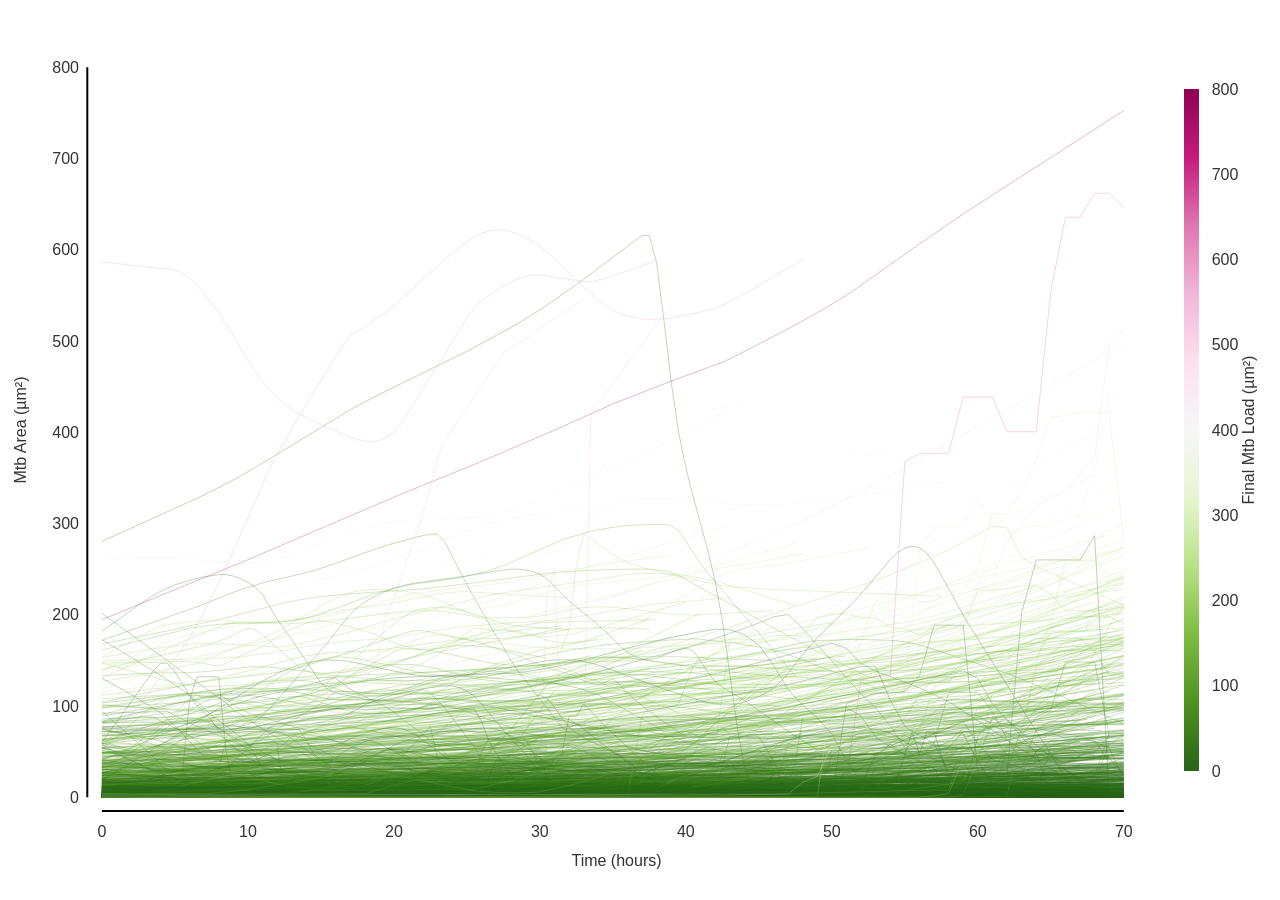
<file: docs/figures/dynamic/embedded/fig1H.html>
<!DOCTYPE html>
<html lang="en">
<head>
  <meta charset="UTF-8" />
  <meta name="viewport" content="width=device-width, initial-scale=1.0" />
  <title>Fig. 1H — Macrophage tracking · macrohet</title>
  <script src="https://cdn.plot.ly/plotly-2.27.0.min.js"></script>
  <style>
    *, *::before, *::after { box-sizing: border-box; margin: 0; padding: 0; }

    body {
      background: transparent;
      font-family: 'Helvetica Neue', Helvetica, Arial, sans-serif;
      overflow: hidden; /* no scroll inside iframe */
    }

    #plot-1H {
      width: 100%;
      height: 100vh;
    }

    #loading {
      position: fixed;
      inset: 0;
      display: flex;
      align-items: center;
      justify-content: center;
      font-size: 11px;
      letter-spacing: 0.06em;
      color: #aaa;
      background: transparent;
      pointer-events: none;
      transition: opacity 0.3s ease;
    }
    #loading.hidden { opacity: 0; }

    /* Image hover tooltip — same logic as interactivity.js */
    #hover-tooltip {
      position: fixed;
      display: none;
      z-index: 9999;
      background: white;
      border: 2px solid #fff;
      padding: 5px;
      border-radius: 4px;
      pointer-events: none;
      box-shadow: 0 4px 6px rgba(113,113,113,0.3);
    }

    html, body {
      height: 100%;
      margin: 0;
      overflow: hidden;
    }

    #plot-1H {
      width: 100%;
      height: 100%;
      position: absolute;
      inset: 0;
    }

    body.dark { background: #111110; color: #e8e8e2; }
    body.dark #loading { color: #6a6a62; }
  </style>
</head>
<body>

  <div id="loading">loading figure…</div>
  <div id="plot-1H"></div>
  <div id="hover-tooltip"></div>

  <script>
    const theme = new URLSearchParams(window.location.search).get('theme');
    if (theme === 'dark') document.body.classList.add('dark');
  </script>

  <script>
    fetch('../F1H_plot_data.json')
      .then(r => r.ok ? r.json() : Promise.reject(r.status))
      .then(data => {
        if (data.layout) {
          delete data.layout.width;
          delete data.layout.height;
        }

        data.data.forEach(trace => {
          if (trace.line) trace.line.width = 0.5;
        });

        const isDark = document.body.classList.contains('dark');

        const layout = {
          ...data.layout,
          autosize: true,
          font: {
            family: '"Helvetica Neue", Helvetica, Arial, sans-serif',
            size: 13,
            color: isDark ? '#e8e8e2' : '#333'
          },
          xaxis: {
            ...data.layout.xaxis,
            color: isDark ? '#ffffff' : '#333',
            gridcolor: isDark ? '#2e2e2a' : '#e8e8e2',
            linecolor: isDark ? '#2e2e2a' : '#d1d1ca',
          },
          yaxis: {
            ...data.layout.yaxis,
            color: isDark ? '#ffffff' : '#333',
            gridcolor: isDark ? '#2e2e2a' : '#e8e8e2',
            linecolor: isDark ? '#2e2e2a' : '#d1d1ca',
          },
          legend: {
            ...(data.layout.legend || {}),
            itemclick: 'toggle',
            itemdoubleclick: 'toggleothers'
          },
          paper_bgcolor: 'rgba(0,0,0,0)',
          plot_bgcolor:  'rgba(0,0,0,0)'
        };

        return Plotly.newPlot('plot-1H', data.data, layout, {
          responsive: true,
          displayModeBar: false
        });
      })
      .then(plotDiv => {
        setTimeout(() => Plotly.Plots.resize(plotDiv), 100);
        document.getElementById('loading').classList.add('hidden');
        window.parent.postMessage({ type: 'plotReady' }, '*');
        
        // Image-hover tooltip (mirrors interactivity.js logic)
        const tooltip = document.getElementById('hover-tooltip');

        plotDiv.on('plotly_hover', function(data) {
          let imgPath = Array.isArray(data.points[0].customdata)
            ? data.points[0].customdata[0]
            : data.points[0].customdata;

          if (!imgPath || imgPath === 'nan') return;

          if (!imgPath.startsWith('http') && !imgPath.startsWith('/') && !imgPath.includes('assets/')) {
            imgPath = `assets/${imgPath}`;
          }

          tooltip.innerHTML = `<img src="${imgPath}" style="max-width:300px; display:block;">`;
          tooltip.style.display = 'block';

          let x = data.event.clientX - tooltip.offsetWidth - 20;
          if (x < 0) x = data.event.clientX + 20;
          tooltip.style.left  = x + 'px';
          tooltip.style.top   = (data.event.clientY - 100) + 'px';
        });

        plotDiv.on('plotly_unhover', () => {
          tooltip.style.display = 'none';
        });

        document.addEventListener('mousemove', e => {
          if (tooltip.style.display === 'block') {
            let x = e.clientX - tooltip.offsetWidth - 20;
            if (x < 0) x = e.clientX + 20;
            tooltip.style.left = x + 'px';
            tooltip.style.top  = (e.clientY - 100) + 'px';
          }
        });
      })
      .catch(err => {
        document.getElementById('loading').textContent = 'figure unavailable';
        console.error('Fig 1H load error:', err);
      });
  </script>

</body>
</html>
</file>
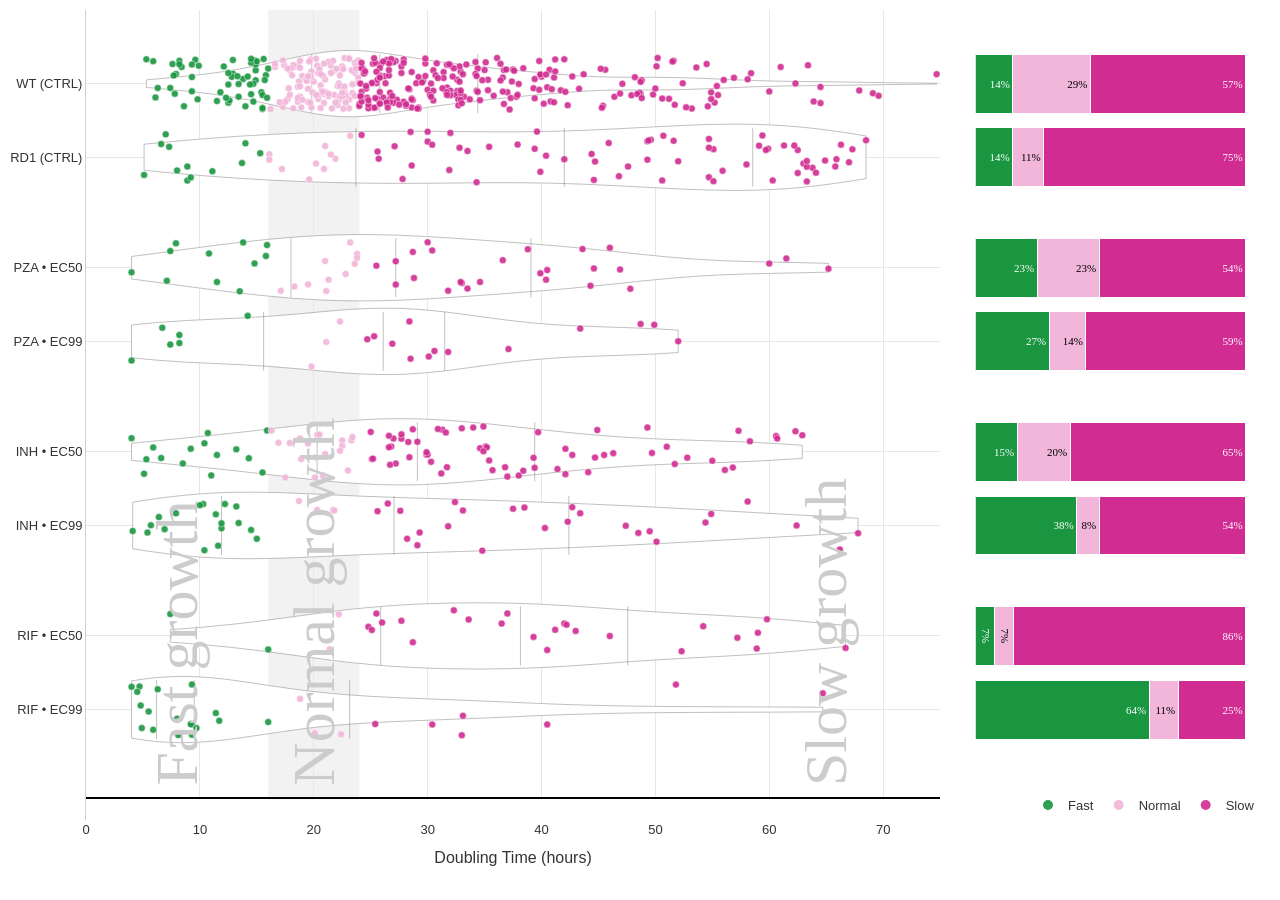
<file: docs/figures/dynamic/embedded/fig2D.html>
<!DOCTYPE html>
<html lang="en">
<head>
  <meta charset="UTF-8" />
  <meta name="viewport" content="width=device-width, initial-scale=1.0" />
  <title>Fig. 2D — Macrophage tracking · macrohet</title>
  <script src="https://cdn.plot.ly/plotly-2.27.0.min.js"></script>
  <style>
    *, *::before, *::after { box-sizing: border-box; margin: 0; padding: 0; }

    body {
      background: transparent;
      font-family: 'Helvetica Neue', Helvetica, Arial, sans-serif;
      overflow: hidden;
    }

    #loading {
      position: fixed;
      inset: 0;
      display: flex;
      align-items: center;
      justify-content: center;
      font-size: 11px;
      letter-spacing: 0.06em;
      color: #aaa;
      background: transparent;
      pointer-events: none;
      transition: opacity 0.3s ease;
    }
    #loading.hidden { opacity: 0; }

    #hover-tooltip {
      position: fixed;
      display: none;
      z-index: 9999;
      background: white;
      border: 2px solid #fff;
      padding: 5px;
      border-radius: 4px;
      pointer-events: none;
      box-shadow: 0 4px 6px rgba(113,113,113,0.3);
    }

    html, body {
      height: 100%;
      margin: 0;
      overflow: hidden;
    }

    #plot-2D {
      width: 100%;
      height: 100%;
      position: absolute;
      inset: 0;
    }

    body.dark { background: #111110; color: #e8e8e2; }
    body.dark #loading { color: #6a6a62; }
  </style>
</head>
<body>

  <div id="loading">loading figure…</div>
  <div id="plot-2D"></div>
  <div id="hover-tooltip"></div>

  <script>
    const theme = new URLSearchParams(window.location.search).get('theme');
    if (theme === 'dark') document.body.classList.add('dark');
  </script>

  <script>
    fetch('../F2D_plot_data.json')
      .then(r => r.ok ? r.json() : Promise.reject(r.status))
      .then(data => {
        if (data.layout) {
          delete data.layout.width;
          delete data.layout.height;
          if (data.layout.annotations) {
            data.layout.annotations = data.layout.annotations.filter(a =>
              !(a.showarrow === false && a.opacity && a.opacity < 0.3)
            );
          }
        }

        data.data.forEach(trace => {
          if (trace.line) trace.line.width = 0.5;
        });

        const isDark = document.body.classList.contains('dark');

        const layout = {
          ...data.layout,
          autosize: true,
          font: {
            family: '"Helvetica Neue", Helvetica, Arial, sans-serif',
            size: 13,
            color: isDark ? '#e8e8e2' : '#333'
          },
          xaxis: {
            ...data.layout.xaxis,
            color: isDark ? '#ffffff' : '#333',
            gridcolor: isDark ? '#2e2e2a' : '#e8e8e2',
            linecolor: isDark ? '#2e2e2a' : '#d1d1ca',
          },
          yaxis: {
            ...data.layout.yaxis,
            color: isDark ? '#ffffff' : '#333',
            gridcolor: isDark ? '#2e2e2a' : '#e8e8e2',
            linecolor: isDark ? '#2e2e2a' : '#d1d1ca',
          },
          legend: {
            ...(data.layout.legend || {}),
            itemclick: 'toggle',
            itemdoubleclick: 'toggleothers'
          },
          paper_bgcolor: 'rgba(0,0,0,0)',
          plot_bgcolor:  'rgba(0,0,0,0)'
        };

        return Plotly.newPlot('plot-2D', data.data, layout, {
          responsive: true,
          displayModeBar: false
        });
      })
      .then(plotDiv => {
        setTimeout(() => Plotly.Plots.resize(plotDiv), 100);
        document.getElementById('loading').classList.add('hidden');
        window.parent.postMessage({ type: 'plotReady' }, '*');

        const tooltip = document.getElementById('hover-tooltip');

        plotDiv.on('plotly_hover', function(data) {
          let imgPath = Array.isArray(data.points[0].customdata)
            ? data.points[0].customdata[0]
            : data.points[0].customdata;

          if (!imgPath || imgPath === 'nan') return;

          const BASE = 'https://nthndy.github.io/macrohet_worldwide/figures/dynamic/embedded/';

          if (!imgPath.startsWith('http')) {
            imgPath = BASE + (imgPath.includes('assets/') ? imgPath : `assets/${imgPath}`);
          }

          tooltip.innerHTML = `<video src="${imgPath}" style="max-width:480px; display:block;" autoplay muted loop playsinline></video>`;
          tooltip.style.display = 'block';

          let x = data.event.clientX - tooltip.offsetWidth - 20;
          if (x < 0) x = data.event.clientX + 20;
          tooltip.style.left  = x + 'px';
          tooltip.style.top   = (data.event.clientY - 100) + 'px';
        });

        plotDiv.on('plotly_unhover', () => {
          tooltip.style.display = 'none';
        });

        document.addEventListener('mousemove', e => {
          if (tooltip.style.display === 'block') {
            let x = e.clientX - tooltip.offsetWidth - 20;
            if (x < 0) x = e.clientX + 20;
            tooltip.style.left = x + 'px';
            tooltip.style.top  = (e.clientY - 100) + 'px';
          }
        });
      })
      .catch(err => {
        document.getElementById('loading').textContent = 'figure unavailable';
        console.error('Fig 2D load error:', err);
      });
  </script>

</body>
</html>
</file>
